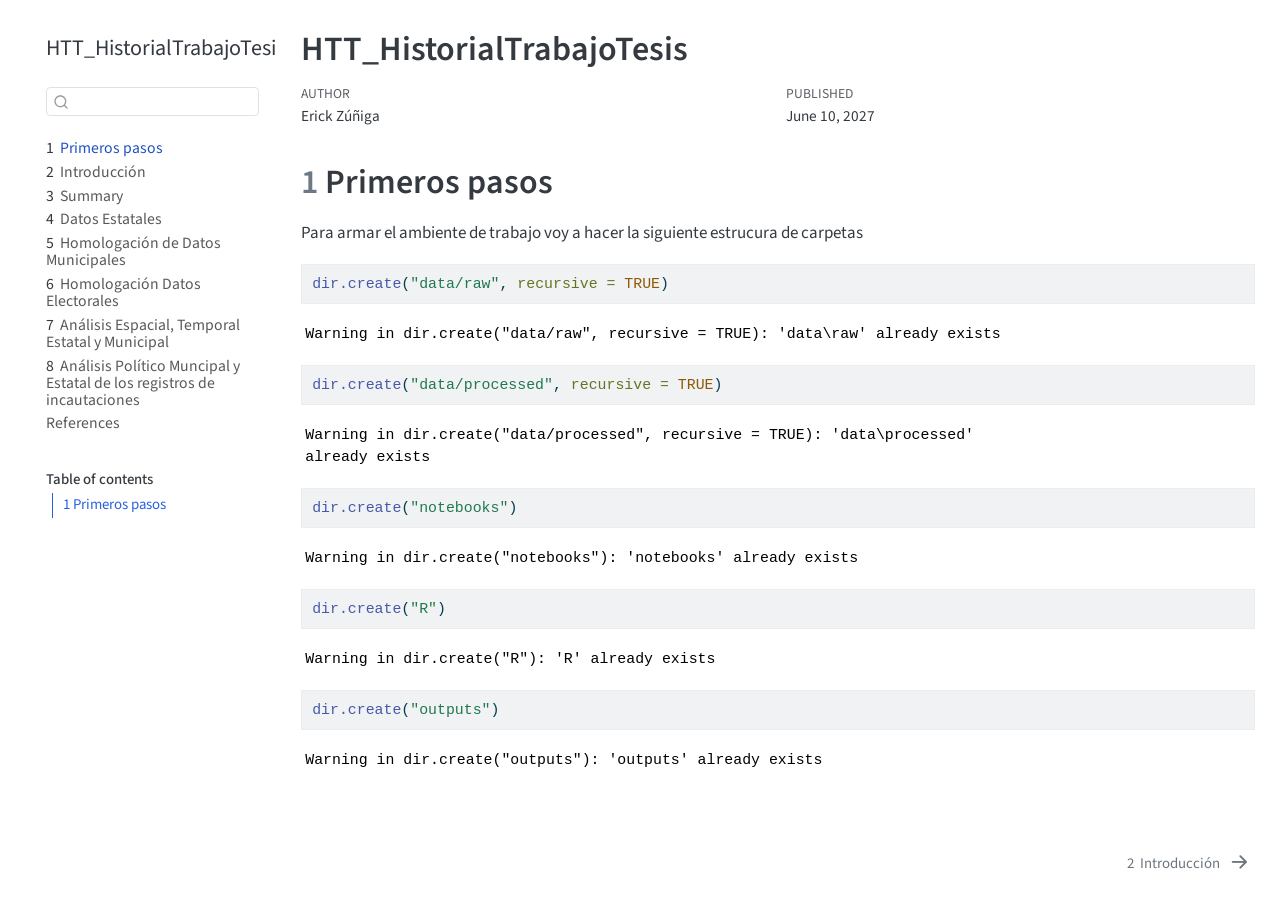
<file: index.html>
<!DOCTYPE html>
<html xmlns="http://www.w3.org/1999/xhtml" lang="en" xml:lang="en"><head>

<meta charset="utf-8">
<meta name="generator" content="quarto-1.9.38">

<meta name="viewport" content="width=device-width, initial-scale=1.0, user-scalable=yes">

<meta name="author" content="Erick Zúñiga">
<meta name="dcterms.date" content="2027-06-10">

<title>HTT_HistorialTrabajoTesis</title>
<style>
/* Default styles provided by pandoc.
** See https://pandoc.org/MANUAL.html#variables-for-html for config info.
*/
code{white-space: pre-wrap;}
span.smallcaps{font-variant: small-caps;}
div.columns{display: flex; gap: min(4vw, 1.5em);}
div.column{flex: auto; overflow-x: auto;}
div.hanging-indent{margin-left: 1.5em; text-indent: -1.5em;}
ul.task-list{list-style: none;}
ul.task-list li input[type="checkbox"] {
  width: 0.8em;
  margin: 0 0.8em 0.2em -1em; /* quarto-specific, see https://github.com/quarto-dev/quarto-cli/issues/4556 */ 
  vertical-align: middle;
}
/* CSS for syntax highlighting */
html { -webkit-text-size-adjust: 100%; }
pre > code.sourceCode { white-space: pre; position: relative; }
pre > code.sourceCode > span { display: inline-block; line-height: 1.25; }
pre > code.sourceCode > span:empty { height: 1.2em; }
.sourceCode { overflow: visible; }
code.sourceCode > span { color: inherit; text-decoration: inherit; }
div.sourceCode { margin: 1em 0; }
pre.sourceCode { margin: 0; }
@media screen {
div.sourceCode { overflow: auto; }
}
@media print {
pre > code.sourceCode { white-space: pre-wrap; }
pre > code.sourceCode > span { text-indent: -5em; padding-left: 5em; }
}
pre.numberSource code
  { counter-reset: source-line 0; }
pre.numberSource code > span
  { position: relative; left: -4em; counter-increment: source-line; }
pre.numberSource code > span > a:first-child::before
  { content: counter(source-line);
    position: relative; left: -1em; text-align: right; vertical-align: baseline;
    border: none; display: inline-block;
    -webkit-touch-callout: none; -webkit-user-select: none;
    -khtml-user-select: none; -moz-user-select: none;
    -ms-user-select: none; user-select: none;
    padding: 0 4px; width: 4em;
  }
pre.numberSource { margin-left: 3em;  padding-left: 4px; }
div.sourceCode
  {   }
@media screen {
pre > code.sourceCode > span > a:first-child::before { text-decoration: underline; }
}
</style>


<script src="site_libs/quarto-nav/quarto-nav.js"></script>
<script src="site_libs/quarto-nav/headroom.min.js"></script>
<script src="site_libs/clipboard/clipboard.min.js"></script>
<script src="site_libs/quarto-search/autocomplete.umd.js"></script>
<script src="site_libs/quarto-search/fuse.min.js"></script>
<script src="site_libs/quarto-search/quarto-search.js"></script>
<meta name="quarto:offset" content="./">
<link href="./intro.html" rel="next">
<script src="site_libs/quarto-html/quarto.js" type="module"></script>
<script src="site_libs/quarto-html/tabsets/tabsets.js" type="module"></script>
<script src="site_libs/quarto-html/popper.min.js"></script>
<script src="site_libs/quarto-html/tippy.umd.min.js"></script>
<script src="site_libs/quarto-html/anchor.min.js"></script>
<link href="site_libs/quarto-html/tippy.css" rel="stylesheet">
<link href="site_libs/quarto-html/quarto-syntax-highlighting-15634bcf2e68342d4ad2dfa704d543f6.css" rel="stylesheet" id="quarto-text-highlighting-styles">
<script src="site_libs/bootstrap/bootstrap.min.js"></script>
<link href="site_libs/bootstrap/bootstrap-icons.css" rel="stylesheet">
<link href="site_libs/bootstrap/bootstrap-7ac15b8a79fe5cd89217131b9707f42c.min.css" rel="stylesheet" append-hash="true" id="quarto-bootstrap" data-mode="light">
<script id="quarto-search-options" type="application/json">{
  "location": "sidebar",
  "copy-button": false,
  "collapse-after": 3,
  "panel-placement": "start",
  "type": "textbox",
  "limit": 50,
  "keyboard-shortcut": [
    "f",
    "/",
    "s"
  ],
  "show-item-context": false,
  "language": {
    "search-no-results-text": "No results",
    "search-matching-documents-text": "matching documents",
    "search-copy-link-title": "Copy link to search",
    "search-hide-matches-text": "Hide additional matches",
    "search-more-match-text": "more match in this document",
    "search-more-matches-text": "more matches in this document",
    "search-clear-button-title": "Clear",
    "search-text-placeholder": "",
    "search-detached-cancel-button-title": "Cancel",
    "search-submit-button-title": "Submit",
    "search-label": "Search"
  }
}</script>


</head>

<body class="nav-sidebar floating quarto-light">

<div id="quarto-search-results"></div>
  <header id="quarto-header" class="headroom fixed-top">
  <nav class="quarto-secondary-nav">
    <div class="container-fluid d-flex">
      <button type="button" class="quarto-btn-toggle btn" data-bs-toggle="collapse" role="button" data-bs-target=".quarto-sidebar-collapse-item" aria-controls="quarto-sidebar" aria-expanded="false" aria-label="Toggle sidebar navigation" onclick="if (window.quartoToggleHeadroom) { window.quartoToggleHeadroom(); }">
        <i class="bi bi-layout-text-sidebar-reverse"></i>
      </button>
        <nav class="quarto-page-breadcrumbs" aria-label="breadcrumb"><ol class="breadcrumb"><li class="breadcrumb-item"><a href="./index.html"><span class="chapter-number">1</span>&nbsp; <span class="chapter-title">Primeros pasos</span></a></li></ol></nav>
        <a class="flex-grow-1" role="navigation" data-bs-toggle="collapse" data-bs-target=".quarto-sidebar-collapse-item" aria-controls="quarto-sidebar" aria-expanded="false" aria-label="Toggle sidebar navigation" onclick="if (window.quartoToggleHeadroom) { window.quartoToggleHeadroom(); }">      
        </a>
      <button type="button" class="btn quarto-search-button" aria-label="Search" onclick="window.quartoOpenSearch();">
        <i class="bi bi-search"></i>
      </button>
    </div>
  </nav>
</header>
<!-- content -->
<div id="quarto-content" class="quarto-container page-columns page-rows-contents page-layout-full">
<!-- sidebar -->
  <nav id="quarto-sidebar" class="sidebar collapse collapse-horizontal quarto-sidebar-collapse-item sidebar-navigation floating overflow-auto">
    <div class="pt-lg-2 mt-2 text-left sidebar-header">
    <div class="sidebar-title mb-0 py-0">
      <a href="./">HTT_HistorialTrabajoTesis</a> 
    </div>
      </div>
        <div class="mt-2 flex-shrink-0 align-items-center">
        <div class="sidebar-search">
        <div id="quarto-search" class="" title="Search"></div>
        </div>
        </div>
    <div class="sidebar-menu-container"> 
    <ul class="list-unstyled mt-1">
        <li class="sidebar-item">
  <div class="sidebar-item-container"> 
  <a href="./index.html" class="sidebar-item-text sidebar-link active">
 <span class="menu-text"><span class="chapter-number">1</span>&nbsp; <span class="chapter-title">Primeros pasos</span></span></a>
  </div>
</li>
        <li class="sidebar-item">
  <div class="sidebar-item-container"> 
  <a href="./intro.html" class="sidebar-item-text sidebar-link">
 <span class="menu-text"><span class="chapter-number">2</span>&nbsp; <span class="chapter-title">Introducción</span></span></a>
  </div>
</li>
        <li class="sidebar-item">
  <div class="sidebar-item-container"> 
  <a href="./summary.html" class="sidebar-item-text sidebar-link">
 <span class="menu-text"><span class="chapter-number">3</span>&nbsp; <span class="chapter-title">Summary</span></span></a>
  </div>
</li>
        <li class="sidebar-item">
  <div class="sidebar-item-container"> 
  <a href="./notebooks/01_Datos_Estatales.html" class="sidebar-item-text sidebar-link">
 <span class="menu-text"><span class="chapter-number">4</span>&nbsp; <span class="chapter-title">Datos Estatales</span></span></a>
  </div>
</li>
        <li class="sidebar-item">
  <div class="sidebar-item-container"> 
  <a href="./notebooks/02_Datos_Municipales.html" class="sidebar-item-text sidebar-link">
 <span class="menu-text"><span class="chapter-number">5</span>&nbsp; <span class="chapter-title">Homologación de Datos Municipales</span></span></a>
  </div>
</li>
        <li class="sidebar-item">
  <div class="sidebar-item-container"> 
  <a href="./notebooks/03_Datos_Elecciones_Estatales_Municipales.html" class="sidebar-item-text sidebar-link">
 <span class="menu-text"><span class="chapter-number">6</span>&nbsp; <span class="chapter-title">Homologación Datos Electorales</span></span></a>
  </div>
</li>
        <li class="sidebar-item">
  <div class="sidebar-item-container"> 
  <a href="./notebooks/04_Analisis_Esp_Temp_Est_Mun.html" class="sidebar-item-text sidebar-link">
 <span class="menu-text"><span class="chapter-number">7</span>&nbsp; <span class="chapter-title">Análisis Espacial, Temporal Estatal y Municipal</span></span></a>
  </div>
</li>
        <li class="sidebar-item">
  <div class="sidebar-item-container"> 
  <a href="./notebooks/05_Analisis_Temp_Politico_Est_Mun.html" class="sidebar-item-text sidebar-link">
 <span class="menu-text"><span class="chapter-number">8</span>&nbsp; <span class="chapter-title">Análisis Político Muncipal y Estatal de los registros de incautaciones</span></span></a>
  </div>
</li>
        <li class="sidebar-item">
  <div class="sidebar-item-container"> 
  <a href="./references.html" class="sidebar-item-text sidebar-link">
 <span class="menu-text">References</span></a>
  </div>
</li>
    </ul>
    </div>
    <nav id="TOC" role="doc-toc" class="toc-active">
    <h2 id="toc-title">Table of contents</h2>
   
  <ul>
  <li><a href="#primeros-pasos" id="toc-primeros-pasos" class="nav-link active" data-scroll-target="#primeros-pasos"><span class="header-section-number">1</span> Primeros pasos</a></li>
  </ul>
</nav>
</nav>
<div id="quarto-sidebar-glass" class="quarto-sidebar-collapse-item" data-bs-toggle="collapse" data-bs-target=".quarto-sidebar-collapse-item"></div>
<!-- margin-sidebar -->
    <div id="quarto-margin-sidebar" class="sidebar margin-sidebar zindex-bottom">
    </div>
<!-- main -->
<main class="content column-page-right" id="quarto-document-content">

<header id="title-block-header" class="quarto-title-block default">
<div class="quarto-title">
<h1 class="title">HTT_HistorialTrabajoTesis</h1>
</div>



<div class="quarto-title-meta column-page-right">

    <div>
    <div class="quarto-title-meta-heading">Author</div>
    <div class="quarto-title-meta-contents">
             <p>Erick Zúñiga </p>
          </div>
  </div>
    
    <div>
    <div class="quarto-title-meta-heading">Published</div>
    <div class="quarto-title-meta-contents">
      <p class="date">June 10, 2027</p>
    </div>
  </div>
  
    
  </div>
  


</header>


<section id="primeros-pasos" class="level1" data-number="1">
<h1 data-number="1"><span class="header-section-number">1</span> Primeros pasos</h1>
<p>Para armar el ambiente de trabajo voy a hacer la siguiente estrucura de carpetas</p>
<div class="cell">
<div class="code-copy-outer-scaffold"><div class="sourceCode cell-code" id="cb1"><pre class="sourceCode r code-with-copy"><code class="sourceCode r"><span id="cb1-1"><a href="#cb1-1" aria-hidden="true" tabindex="-1"></a><span class="fu">dir.create</span>(<span class="st">"data/raw"</span>, <span class="at">recursive =</span> <span class="cn">TRUE</span>)</span></code></pre></div><button title="Copy to Clipboard" class="code-copy-button"><i class="bi"></i></button></div>
<div class="cell-output cell-output-stderr">
<pre><code>Warning in dir.create("data/raw", recursive = TRUE): 'data\raw' already exists</code></pre>
</div>
<div class="code-copy-outer-scaffold"><div class="sourceCode cell-code" id="cb3"><pre class="sourceCode r code-with-copy"><code class="sourceCode r"><span id="cb3-1"><a href="#cb3-1" aria-hidden="true" tabindex="-1"></a><span class="fu">dir.create</span>(<span class="st">"data/processed"</span>, <span class="at">recursive =</span> <span class="cn">TRUE</span>)</span></code></pre></div><button title="Copy to Clipboard" class="code-copy-button"><i class="bi"></i></button></div>
<div class="cell-output cell-output-stderr">
<pre><code>Warning in dir.create("data/processed", recursive = TRUE): 'data\processed'
already exists</code></pre>
</div>
<div class="code-copy-outer-scaffold"><div class="sourceCode cell-code" id="cb5"><pre class="sourceCode r code-with-copy"><code class="sourceCode r"><span id="cb5-1"><a href="#cb5-1" aria-hidden="true" tabindex="-1"></a><span class="fu">dir.create</span>(<span class="st">"notebooks"</span>)</span></code></pre></div><button title="Copy to Clipboard" class="code-copy-button"><i class="bi"></i></button></div>
<div class="cell-output cell-output-stderr">
<pre><code>Warning in dir.create("notebooks"): 'notebooks' already exists</code></pre>
</div>
<div class="code-copy-outer-scaffold"><div class="sourceCode cell-code" id="cb7"><pre class="sourceCode r code-with-copy"><code class="sourceCode r"><span id="cb7-1"><a href="#cb7-1" aria-hidden="true" tabindex="-1"></a><span class="fu">dir.create</span>(<span class="st">"R"</span>)</span></code></pre></div><button title="Copy to Clipboard" class="code-copy-button"><i class="bi"></i></button></div>
<div class="cell-output cell-output-stderr">
<pre><code>Warning in dir.create("R"): 'R' already exists</code></pre>
</div>
<div class="code-copy-outer-scaffold"><div class="sourceCode cell-code" id="cb9"><pre class="sourceCode r code-with-copy"><code class="sourceCode r"><span id="cb9-1"><a href="#cb9-1" aria-hidden="true" tabindex="-1"></a><span class="fu">dir.create</span>(<span class="st">"outputs"</span>)</span></code></pre></div><button title="Copy to Clipboard" class="code-copy-button"><i class="bi"></i></button></div>
<div class="cell-output cell-output-stderr">
<pre><code>Warning in dir.create("outputs"): 'outputs' already exists</code></pre>
</div>
</div>


</section>

</main> <!-- /main -->
<script id="quarto-html-after-body" type="application/javascript">
  window.document.addEventListener("DOMContentLoaded", function (event) {
    const icon = "";
    const anchorJS = new window.AnchorJS();
    anchorJS.options = {
      placement: 'right',
      icon: icon
    };
    anchorJS.add('.anchored');
    const isCodeAnnotation = (el) => {
      for (const clz of el.classList) {
        if (clz.startsWith('code-annotation-')) {                     
          return true;
        }
      }
      return false;
    }
    const onCopySuccess = function(e) {
      // button target
      const button = e.trigger;
      // don't keep focus
      button.blur();
      // flash "checked"
      button.classList.add('code-copy-button-checked');
      var currentTitle = button.getAttribute("title");
      button.setAttribute("title", "Copied!");
      let tooltip;
      if (window.bootstrap) {
        button.setAttribute("data-bs-toggle", "tooltip");
        button.setAttribute("data-bs-placement", "left");
        button.setAttribute("data-bs-title", "Copied!");
        tooltip = new bootstrap.Tooltip(button, 
          { trigger: "manual", 
            customClass: "code-copy-button-tooltip",
            offset: [0, -8]});
        tooltip.show();    
      }
      setTimeout(function() {
        if (tooltip) {
          tooltip.hide();
          button.removeAttribute("data-bs-title");
          button.removeAttribute("data-bs-toggle");
          button.removeAttribute("data-bs-placement");
        }
        button.setAttribute("title", currentTitle);
        button.classList.remove('code-copy-button-checked');
      }, 1000);
      // clear code selection
      e.clearSelection();
    }
    const getTextToCopy = function(trigger) {
      const outerScaffold = trigger.parentElement.cloneNode(true);
      const codeEl = outerScaffold.querySelector('code');
      for (const childEl of codeEl.children) {
        if (isCodeAnnotation(childEl)) {
          childEl.remove();
        }
      }
      return codeEl.innerText;
    }
    const clipboard = new window.ClipboardJS('.code-copy-button:not([data-in-quarto-modal])', {
      text: getTextToCopy
    });
    clipboard.on('success', onCopySuccess);
    if (window.document.getElementById('quarto-embedded-source-code-modal')) {
      const clipboardModal = new window.ClipboardJS('.code-copy-button[data-in-quarto-modal]', {
        text: getTextToCopy,
        container: window.document.getElementById('quarto-embedded-source-code-modal')
      });
      clipboardModal.on('success', onCopySuccess);
    }
      var localhostRegex = new RegExp(/^(?:http|https):\/\/localhost\:?[0-9]*\//);
      var mailtoRegex = new RegExp(/^mailto:/);
        var filterRegex = new RegExp('/' + window.location.host + '/');
      var isInternal = (href) => {
          return filterRegex.test(href) || localhostRegex.test(href) || mailtoRegex.test(href);
      }
      // Inspect non-navigation links and adorn them if external
     var links = window.document.querySelectorAll('a[href]:not(.nav-link):not(.navbar-brand):not(.toc-action):not(.sidebar-link):not(.sidebar-item-toggle):not(.pagination-link):not(.no-external):not([aria-hidden]):not(.dropdown-item):not(.quarto-navigation-tool):not(.about-link)');
      for (var i=0; i<links.length; i++) {
        const link = links[i];
        if (!isInternal(link.href)) {
          // undo the damage that might have been done by quarto-nav.js in the case of
          // links that we want to consider external
          if (link.dataset.originalHref !== undefined) {
            link.href = link.dataset.originalHref;
          }
        }
      }
    function tippyHover(el, contentFn, onTriggerFn, onUntriggerFn) {
      const config = {
        allowHTML: true,
        maxWidth: 500,
        delay: 100,
        arrow: false,
        appendTo: function(el) {
            return el.parentElement;
        },
        interactive: true,
        interactiveBorder: 10,
        theme: 'quarto',
        placement: 'bottom-start',
      };
      if (contentFn) {
        config.content = contentFn;
      }
      if (onTriggerFn) {
        config.onTrigger = onTriggerFn;
      }
      if (onUntriggerFn) {
        config.onUntrigger = onUntriggerFn;
      }
      window.tippy(el, config); 
    }
    const noterefs = window.document.querySelectorAll('a[role="doc-noteref"]');
    for (var i=0; i<noterefs.length; i++) {
      const ref = noterefs[i];
      tippyHover(ref, function() {
        // use id or data attribute instead here
        let href = ref.getAttribute('data-footnote-href') || ref.getAttribute('href');
        try { href = new URL(href).hash; } catch {}
        const id = href.replace(/^#\/?/, "");
        const note = window.document.getElementById(id);
        if (note) {
          return note.innerHTML;
        } else {
          return "";
        }
      });
    }
    const xrefs = window.document.querySelectorAll('a.quarto-xref');
    const processXRef = (id, note) => {
      // Strip column container classes
      const stripColumnClz = (el) => {
        el.classList.remove("page-full", "page-columns");
        if (el.children) {
          for (const child of el.children) {
            stripColumnClz(child);
          }
        }
      }
      stripColumnClz(note)
      if (id === null || id.startsWith('sec-')) {
        // Special case sections, only their first couple elements
        const container = document.createElement("div");
        if (note.children && note.children.length > 2) {
          container.appendChild(note.children[0].cloneNode(true));
          for (let i = 1; i < note.children.length; i++) {
            const child = note.children[i];
            if (child.tagName === "P" && child.innerText === "") {
              continue;
            } else {
              container.appendChild(child.cloneNode(true));
              break;
            }
          }
          if (window.Quarto?.typesetMath) {
            window.Quarto.typesetMath(container);
          }
          return container.innerHTML
        } else {
          if (window.Quarto?.typesetMath) {
            window.Quarto.typesetMath(note);
          }
          return note.innerHTML;
        }
      } else {
        // Remove any anchor links if they are present
        const anchorLink = note.querySelector('a.anchorjs-link');
        if (anchorLink) {
          anchorLink.remove();
        }
        if (window.Quarto?.typesetMath) {
          window.Quarto.typesetMath(note);
        }
        if (note.classList.contains("callout")) {
          return note.outerHTML;
        } else {
          return note.innerHTML;
        }
      }
    }
    for (var i=0; i<xrefs.length; i++) {
      const xref = xrefs[i];
      tippyHover(xref, undefined, function(instance) {
        instance.disable();
        let url = xref.getAttribute('href');
        let hash = undefined; 
        if (url.startsWith('#')) {
          hash = url;
        } else {
          try { hash = new URL(url).hash; } catch {}
        }
        if (hash) {
          const id = hash.replace(/^#\/?/, "");
          const note = window.document.getElementById(id);
          if (note !== null) {
            try {
              const html = processXRef(id, note.cloneNode(true));
              instance.setContent(html);
            } finally {
              instance.enable();
              instance.show();
            }
          } else {
            // See if we can fetch this
            fetch(url.split('#')[0])
            .then(res => res.text())
            .then(html => {
              const parser = new DOMParser();
              const htmlDoc = parser.parseFromString(html, "text/html");
              const note = htmlDoc.getElementById(id);
              if (note !== null) {
                const html = processXRef(id, note);
                instance.setContent(html);
              } 
            }).finally(() => {
              instance.enable();
              instance.show();
            });
          }
        } else {
          // See if we can fetch a full url (with no hash to target)
          // This is a special case and we should probably do some content thinning / targeting
          fetch(url)
          .then(res => res.text())
          .then(html => {
            const parser = new DOMParser();
            const htmlDoc = parser.parseFromString(html, "text/html");
            const note = htmlDoc.querySelector('main.content');
            if (note !== null) {
              // This should only happen for chapter cross references
              // (since there is no id in the URL)
              // remove the first header
              if (note.children.length > 0 && note.children[0].tagName === "HEADER") {
                note.children[0].remove();
              }
              const html = processXRef(null, note);
              instance.setContent(html);
            } 
          }).finally(() => {
            instance.enable();
            instance.show();
          });
        }
      }, function(instance) {
      });
    }
        let selectedAnnoteEl;
        const selectorForAnnotation = ( cell, annotation) => {
          let cellAttr = 'data-code-cell="' + cell + '"';
          let lineAttr = 'data-code-annotation="' +  annotation + '"';
          const selector = 'span[' + cellAttr + '][' + lineAttr + ']';
          return selector;
        }
        const selectCodeLines = (annoteEl) => {
          const doc = window.document;
          const targetCell = annoteEl.getAttribute("data-target-cell");
          const targetAnnotation = annoteEl.getAttribute("data-target-annotation");
          const annoteSpan = window.document.querySelector(selectorForAnnotation(targetCell, targetAnnotation));
          const lines = annoteSpan.getAttribute("data-code-lines").split(",");
          const lineIds = lines.map((line) => {
            return targetCell + "-" + line;
          })
          let top = null;
          let height = null;
          let parent = null;
          if (lineIds.length > 0) {
              //compute the position of the single el (top and bottom and make a div)
              const el = window.document.getElementById(lineIds[0]);
              top = el.offsetTop;
              height = el.offsetHeight;
              parent = el.parentElement.parentElement;
            if (lineIds.length > 1) {
              const lastEl = window.document.getElementById(lineIds[lineIds.length - 1]);
              const bottom = lastEl.offsetTop + lastEl.offsetHeight;
              height = bottom - top;
            }
            if (top !== null && height !== null && parent !== null) {
              // cook up a div (if necessary) and position it 
              let div = window.document.getElementById("code-annotation-line-highlight");
              if (div === null) {
                div = window.document.createElement("div");
                div.setAttribute("id", "code-annotation-line-highlight");
                div.style.position = 'absolute';
                parent.appendChild(div);
              }
              div.style.top = top - 2 + "px";
              div.style.height = height + 4 + "px";
              div.style.left = 0;
              let gutterDiv = window.document.getElementById("code-annotation-line-highlight-gutter");
              if (gutterDiv === null) {
                gutterDiv = window.document.createElement("div");
                gutterDiv.setAttribute("id", "code-annotation-line-highlight-gutter");
                gutterDiv.style.position = 'absolute';
                const codeCell = window.document.getElementById(targetCell);
                const gutter = codeCell.querySelector('.code-annotation-gutter');
                gutter.appendChild(gutterDiv);
              }
              gutterDiv.style.top = top - 2 + "px";
              gutterDiv.style.height = height + 4 + "px";
            }
            selectedAnnoteEl = annoteEl;
          }
        };
        const unselectCodeLines = () => {
          const elementsIds = ["code-annotation-line-highlight", "code-annotation-line-highlight-gutter"];
          elementsIds.forEach((elId) => {
            const div = window.document.getElementById(elId);
            if (div) {
              div.remove();
            }
          });
          selectedAnnoteEl = undefined;
        };
          // Handle positioning of the toggle
      window.addEventListener(
        "resize",
        throttle(() => {
          elRect = undefined;
          if (selectedAnnoteEl) {
            selectCodeLines(selectedAnnoteEl);
          }
        }, 10)
      );
      function throttle(fn, ms) {
      let throttle = false;
      let timer;
        return (...args) => {
          if(!throttle) { // first call gets through
              fn.apply(this, args);
              throttle = true;
          } else { // all the others get throttled
              if(timer) clearTimeout(timer); // cancel #2
              timer = setTimeout(() => {
                fn.apply(this, args);
                timer = throttle = false;
              }, ms);
          }
        };
      }
        // Attach click handler to the DT
        const annoteDls = window.document.querySelectorAll('dt[data-target-cell]');
        for (const annoteDlNode of annoteDls) {
          annoteDlNode.addEventListener('click', (event) => {
            const clickedEl = event.target;
            if (clickedEl !== selectedAnnoteEl) {
              unselectCodeLines();
              const activeEl = window.document.querySelector('dt[data-target-cell].code-annotation-active');
              if (activeEl) {
                activeEl.classList.remove('code-annotation-active');
              }
              selectCodeLines(clickedEl);
              clickedEl.classList.add('code-annotation-active');
            } else {
              // Unselect the line
              unselectCodeLines();
              clickedEl.classList.remove('code-annotation-active');
            }
          });
        }
    const findCites = (el) => {
      const parentEl = el.parentElement;
      if (parentEl) {
        const cites = parentEl.dataset.cites;
        if (cites) {
          return {
            el,
            cites: cites.split(' ')
          };
        } else {
          return findCites(el.parentElement)
        }
      } else {
        return undefined;
      }
    };
    var bibliorefs = window.document.querySelectorAll('a[role="doc-biblioref"]');
    for (var i=0; i<bibliorefs.length; i++) {
      const ref = bibliorefs[i];
      const citeInfo = findCites(ref);
      if (citeInfo) {
        tippyHover(citeInfo.el, function() {
          var popup = window.document.createElement('div');
          citeInfo.cites.forEach(function(cite) {
            var citeDiv = window.document.createElement('div');
            citeDiv.classList.add('hanging-indent');
            citeDiv.classList.add('csl-entry');
            var biblioDiv = window.document.getElementById('ref-' + cite);
            if (biblioDiv) {
              citeDiv.innerHTML = biblioDiv.innerHTML;
            }
            popup.appendChild(citeDiv);
          });
          return popup.innerHTML;
        });
      }
    }
  });
  </script>
<nav class="page-navigation column-page-right">
  <div class="nav-page nav-page-previous">
  </div>
  <div class="nav-page nav-page-next">
      <a href="./intro.html" class="pagination-link" aria-label="Introducción">
        <span class="nav-page-text"><span class="chapter-number">2</span>&nbsp; <span class="chapter-title">Introducción</span></span> <i class="bi bi-arrow-right-short"></i>
      </a>
  </div>
</nav>
</div> <!-- /content -->




</body></html>
</file>
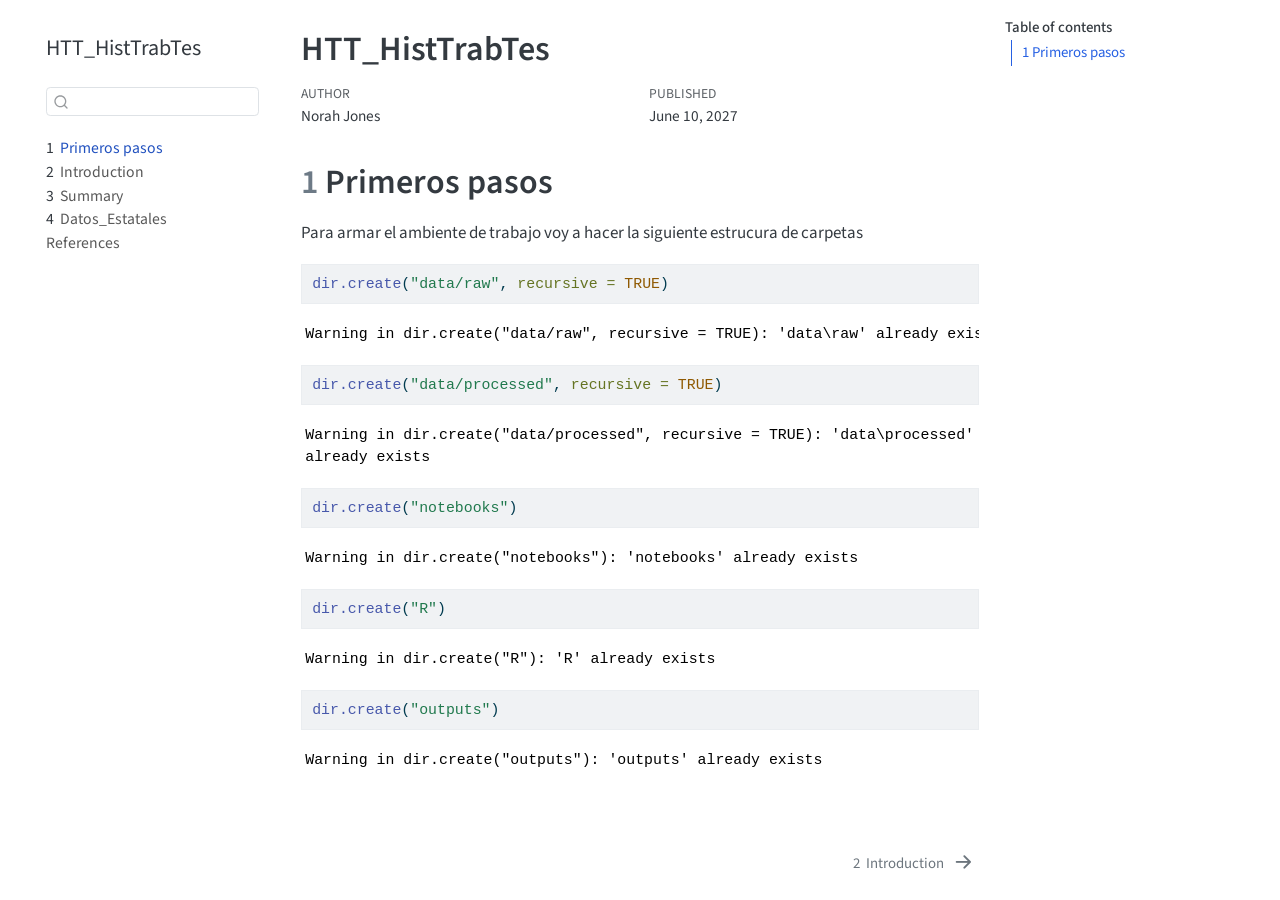
<file: _book/index.html>
<!DOCTYPE html>
<html xmlns="http://www.w3.org/1999/xhtml" lang="en" xml:lang="en"><head>

<meta charset="utf-8">
<meta name="generator" content="quarto-1.9.38">

<meta name="viewport" content="width=device-width, initial-scale=1.0, user-scalable=yes">

<meta name="author" content="Norah Jones">
<meta name="dcterms.date" content="2027-06-10">

<title>HTT_HistTrabTes</title>
<style>
/* Default styles provided by pandoc.
** See https://pandoc.org/MANUAL.html#variables-for-html for config info.
*/
code{white-space: pre-wrap;}
span.smallcaps{font-variant: small-caps;}
div.columns{display: flex; gap: min(4vw, 1.5em);}
div.column{flex: auto; overflow-x: auto;}
div.hanging-indent{margin-left: 1.5em; text-indent: -1.5em;}
ul.task-list{list-style: none;}
ul.task-list li input[type="checkbox"] {
  width: 0.8em;
  margin: 0 0.8em 0.2em -1em; /* quarto-specific, see https://github.com/quarto-dev/quarto-cli/issues/4556 */ 
  vertical-align: middle;
}
/* CSS for syntax highlighting */
html { -webkit-text-size-adjust: 100%; }
pre > code.sourceCode { white-space: pre; position: relative; }
pre > code.sourceCode > span { display: inline-block; line-height: 1.25; }
pre > code.sourceCode > span:empty { height: 1.2em; }
.sourceCode { overflow: visible; }
code.sourceCode > span { color: inherit; text-decoration: inherit; }
div.sourceCode { margin: 1em 0; }
pre.sourceCode { margin: 0; }
@media screen {
div.sourceCode { overflow: auto; }
}
@media print {
pre > code.sourceCode { white-space: pre-wrap; }
pre > code.sourceCode > span { text-indent: -5em; padding-left: 5em; }
}
pre.numberSource code
  { counter-reset: source-line 0; }
pre.numberSource code > span
  { position: relative; left: -4em; counter-increment: source-line; }
pre.numberSource code > span > a:first-child::before
  { content: counter(source-line);
    position: relative; left: -1em; text-align: right; vertical-align: baseline;
    border: none; display: inline-block;
    -webkit-touch-callout: none; -webkit-user-select: none;
    -khtml-user-select: none; -moz-user-select: none;
    -ms-user-select: none; user-select: none;
    padding: 0 4px; width: 4em;
  }
pre.numberSource { margin-left: 3em;  padding-left: 4px; }
div.sourceCode
  {   }
@media screen {
pre > code.sourceCode > span > a:first-child::before { text-decoration: underline; }
}
</style>


<script src="site_libs/quarto-nav/quarto-nav.js"></script>
<script src="site_libs/quarto-nav/headroom.min.js"></script>
<script src="site_libs/clipboard/clipboard.min.js"></script>
<script src="site_libs/quarto-search/autocomplete.umd.js"></script>
<script src="site_libs/quarto-search/fuse.min.js"></script>
<script src="site_libs/quarto-search/quarto-search.js"></script>
<meta name="quarto:offset" content="./">
<link href="./intro.html" rel="next">
<script src="site_libs/quarto-html/quarto.js" type="module"></script>
<script src="site_libs/quarto-html/tabsets/tabsets.js" type="module"></script>
<script src="site_libs/quarto-html/popper.min.js"></script>
<script src="site_libs/quarto-html/tippy.umd.min.js"></script>
<script src="site_libs/quarto-html/anchor.min.js"></script>
<link href="site_libs/quarto-html/tippy.css" rel="stylesheet">
<link href="site_libs/quarto-html/quarto-syntax-highlighting-15634bcf2e68342d4ad2dfa704d543f6.css" rel="stylesheet" id="quarto-text-highlighting-styles">
<script src="site_libs/bootstrap/bootstrap.min.js"></script>
<link href="site_libs/bootstrap/bootstrap-icons.css" rel="stylesheet">
<link href="site_libs/bootstrap/bootstrap-9e3e5b9121e68b3f077afb32f2c64d95.min.css" rel="stylesheet" append-hash="true" id="quarto-bootstrap" data-mode="light">
<script id="quarto-search-options" type="application/json">{
  "location": "sidebar",
  "copy-button": false,
  "collapse-after": 3,
  "panel-placement": "start",
  "type": "textbox",
  "limit": 50,
  "keyboard-shortcut": [
    "f",
    "/",
    "s"
  ],
  "show-item-context": false,
  "language": {
    "search-no-results-text": "No results",
    "search-matching-documents-text": "matching documents",
    "search-copy-link-title": "Copy link to search",
    "search-hide-matches-text": "Hide additional matches",
    "search-more-match-text": "more match in this document",
    "search-more-matches-text": "more matches in this document",
    "search-clear-button-title": "Clear",
    "search-text-placeholder": "",
    "search-detached-cancel-button-title": "Cancel",
    "search-submit-button-title": "Submit",
    "search-label": "Search"
  }
}</script>


</head>

<body class="nav-sidebar floating quarto-light">

<div id="quarto-search-results"></div>
  <header id="quarto-header" class="headroom fixed-top">
  <nav class="quarto-secondary-nav">
    <div class="container-fluid d-flex">
      <button type="button" class="quarto-btn-toggle btn" data-bs-toggle="collapse" role="button" data-bs-target=".quarto-sidebar-collapse-item" aria-controls="quarto-sidebar" aria-expanded="false" aria-label="Toggle sidebar navigation" onclick="if (window.quartoToggleHeadroom) { window.quartoToggleHeadroom(); }">
        <i class="bi bi-layout-text-sidebar-reverse"></i>
      </button>
        <nav class="quarto-page-breadcrumbs" aria-label="breadcrumb"><ol class="breadcrumb"><li class="breadcrumb-item"><a href="./index.html"><span class="chapter-number">1</span>&nbsp; <span class="chapter-title">Primeros pasos</span></a></li></ol></nav>
        <a class="flex-grow-1" role="navigation" data-bs-toggle="collapse" data-bs-target=".quarto-sidebar-collapse-item" aria-controls="quarto-sidebar" aria-expanded="false" aria-label="Toggle sidebar navigation" onclick="if (window.quartoToggleHeadroom) { window.quartoToggleHeadroom(); }">      
        </a>
      <button type="button" class="btn quarto-search-button" aria-label="Search" onclick="window.quartoOpenSearch();">
        <i class="bi bi-search"></i>
      </button>
    </div>
  </nav>
</header>
<!-- content -->
<div id="quarto-content" class="quarto-container page-columns page-rows-contents page-layout-article">
<!-- sidebar -->
  <nav id="quarto-sidebar" class="sidebar collapse collapse-horizontal quarto-sidebar-collapse-item sidebar-navigation floating overflow-auto">
    <div class="pt-lg-2 mt-2 text-left sidebar-header">
    <div class="sidebar-title mb-0 py-0">
      <a href="./">HTT_HistTrabTes</a> 
    </div>
      </div>
        <div class="mt-2 flex-shrink-0 align-items-center">
        <div class="sidebar-search">
        <div id="quarto-search" class="" title="Search"></div>
        </div>
        </div>
    <div class="sidebar-menu-container"> 
    <ul class="list-unstyled mt-1">
        <li class="sidebar-item">
  <div class="sidebar-item-container"> 
  <a href="./index.html" class="sidebar-item-text sidebar-link active">
 <span class="menu-text"><span class="chapter-number">1</span>&nbsp; <span class="chapter-title">Primeros pasos</span></span></a>
  </div>
</li>
        <li class="sidebar-item">
  <div class="sidebar-item-container"> 
  <a href="./intro.html" class="sidebar-item-text sidebar-link">
 <span class="menu-text"><span class="chapter-number">2</span>&nbsp; <span class="chapter-title">Introduction</span></span></a>
  </div>
</li>
        <li class="sidebar-item">
  <div class="sidebar-item-container"> 
  <a href="./summary.html" class="sidebar-item-text sidebar-link">
 <span class="menu-text"><span class="chapter-number">3</span>&nbsp; <span class="chapter-title">Summary</span></span></a>
  </div>
</li>
        <li class="sidebar-item">
  <div class="sidebar-item-container"> 
  <a href="./notebooks/01_Datos.html" class="sidebar-item-text sidebar-link">
 <span class="menu-text"><span class="chapter-number">4</span>&nbsp; <span class="chapter-title">Datos_Estatales</span></span></a>
  </div>
</li>
        <li class="sidebar-item">
  <div class="sidebar-item-container"> 
  <a href="./references.html" class="sidebar-item-text sidebar-link">
 <span class="menu-text">References</span></a>
  </div>
</li>
    </ul>
    </div>
</nav>
<div id="quarto-sidebar-glass" class="quarto-sidebar-collapse-item" data-bs-toggle="collapse" data-bs-target=".quarto-sidebar-collapse-item"></div>
<!-- margin-sidebar -->
    <div id="quarto-margin-sidebar" class="sidebar margin-sidebar">
        <nav id="TOC" role="doc-toc" class="toc-active">
    <h2 id="toc-title">Table of contents</h2>
   
  <ul>
  <li><a href="#primeros-pasos" id="toc-primeros-pasos" class="nav-link active" data-scroll-target="#primeros-pasos"><span class="header-section-number">1</span> Primeros pasos</a></li>
  </ul>
</nav>
    </div>
<!-- main -->
<main class="content" id="quarto-document-content">

<header id="title-block-header" class="quarto-title-block default">
<div class="quarto-title">
<h1 class="title">HTT_HistTrabTes</h1>
</div>



<div class="quarto-title-meta">

    <div>
    <div class="quarto-title-meta-heading">Author</div>
    <div class="quarto-title-meta-contents">
             <p>Norah Jones </p>
          </div>
  </div>
    
    <div>
    <div class="quarto-title-meta-heading">Published</div>
    <div class="quarto-title-meta-contents">
      <p class="date">June 10, 2027</p>
    </div>
  </div>
  
    
  </div>
  


</header>


<section id="primeros-pasos" class="level1" data-number="1">
<h1 data-number="1"><span class="header-section-number">1</span> Primeros pasos</h1>
<p>Para armar el ambiente de trabajo voy a hacer la siguiente estrucura de carpetas</p>
<div class="cell">
<div class="code-copy-outer-scaffold"><div class="sourceCode cell-code" id="cb1"><pre class="sourceCode r code-with-copy"><code class="sourceCode r"><span id="cb1-1"><a href="#cb1-1" aria-hidden="true" tabindex="-1"></a><span class="fu">dir.create</span>(<span class="st">"data/raw"</span>, <span class="at">recursive =</span> <span class="cn">TRUE</span>)</span></code></pre></div><button title="Copy to Clipboard" class="code-copy-button"><i class="bi"></i></button></div>
<div class="cell-output cell-output-stderr">
<pre><code>Warning in dir.create("data/raw", recursive = TRUE): 'data\raw' already exists</code></pre>
</div>
<div class="code-copy-outer-scaffold"><div class="sourceCode cell-code" id="cb3"><pre class="sourceCode r code-with-copy"><code class="sourceCode r"><span id="cb3-1"><a href="#cb3-1" aria-hidden="true" tabindex="-1"></a><span class="fu">dir.create</span>(<span class="st">"data/processed"</span>, <span class="at">recursive =</span> <span class="cn">TRUE</span>)</span></code></pre></div><button title="Copy to Clipboard" class="code-copy-button"><i class="bi"></i></button></div>
<div class="cell-output cell-output-stderr">
<pre><code>Warning in dir.create("data/processed", recursive = TRUE): 'data\processed'
already exists</code></pre>
</div>
<div class="code-copy-outer-scaffold"><div class="sourceCode cell-code" id="cb5"><pre class="sourceCode r code-with-copy"><code class="sourceCode r"><span id="cb5-1"><a href="#cb5-1" aria-hidden="true" tabindex="-1"></a><span class="fu">dir.create</span>(<span class="st">"notebooks"</span>)</span></code></pre></div><button title="Copy to Clipboard" class="code-copy-button"><i class="bi"></i></button></div>
<div class="cell-output cell-output-stderr">
<pre><code>Warning in dir.create("notebooks"): 'notebooks' already exists</code></pre>
</div>
<div class="code-copy-outer-scaffold"><div class="sourceCode cell-code" id="cb7"><pre class="sourceCode r code-with-copy"><code class="sourceCode r"><span id="cb7-1"><a href="#cb7-1" aria-hidden="true" tabindex="-1"></a><span class="fu">dir.create</span>(<span class="st">"R"</span>)</span></code></pre></div><button title="Copy to Clipboard" class="code-copy-button"><i class="bi"></i></button></div>
<div class="cell-output cell-output-stderr">
<pre><code>Warning in dir.create("R"): 'R' already exists</code></pre>
</div>
<div class="code-copy-outer-scaffold"><div class="sourceCode cell-code" id="cb9"><pre class="sourceCode r code-with-copy"><code class="sourceCode r"><span id="cb9-1"><a href="#cb9-1" aria-hidden="true" tabindex="-1"></a><span class="fu">dir.create</span>(<span class="st">"outputs"</span>)</span></code></pre></div><button title="Copy to Clipboard" class="code-copy-button"><i class="bi"></i></button></div>
<div class="cell-output cell-output-stderr">
<pre><code>Warning in dir.create("outputs"): 'outputs' already exists</code></pre>
</div>
</div>


</section>

</main> <!-- /main -->
<script id="quarto-html-after-body" type="application/javascript">
  window.document.addEventListener("DOMContentLoaded", function (event) {
    const icon = "";
    const anchorJS = new window.AnchorJS();
    anchorJS.options = {
      placement: 'right',
      icon: icon
    };
    anchorJS.add('.anchored');
    const isCodeAnnotation = (el) => {
      for (const clz of el.classList) {
        if (clz.startsWith('code-annotation-')) {                     
          return true;
        }
      }
      return false;
    }
    const onCopySuccess = function(e) {
      // button target
      const button = e.trigger;
      // don't keep focus
      button.blur();
      // flash "checked"
      button.classList.add('code-copy-button-checked');
      var currentTitle = button.getAttribute("title");
      button.setAttribute("title", "Copied!");
      let tooltip;
      if (window.bootstrap) {
        button.setAttribute("data-bs-toggle", "tooltip");
        button.setAttribute("data-bs-placement", "left");
        button.setAttribute("data-bs-title", "Copied!");
        tooltip = new bootstrap.Tooltip(button, 
          { trigger: "manual", 
            customClass: "code-copy-button-tooltip",
            offset: [0, -8]});
        tooltip.show();    
      }
      setTimeout(function() {
        if (tooltip) {
          tooltip.hide();
          button.removeAttribute("data-bs-title");
          button.removeAttribute("data-bs-toggle");
          button.removeAttribute("data-bs-placement");
        }
        button.setAttribute("title", currentTitle);
        button.classList.remove('code-copy-button-checked');
      }, 1000);
      // clear code selection
      e.clearSelection();
    }
    const getTextToCopy = function(trigger) {
      const outerScaffold = trigger.parentElement.cloneNode(true);
      const codeEl = outerScaffold.querySelector('code');
      for (const childEl of codeEl.children) {
        if (isCodeAnnotation(childEl)) {
          childEl.remove();
        }
      }
      return codeEl.innerText;
    }
    const clipboard = new window.ClipboardJS('.code-copy-button:not([data-in-quarto-modal])', {
      text: getTextToCopy
    });
    clipboard.on('success', onCopySuccess);
    if (window.document.getElementById('quarto-embedded-source-code-modal')) {
      const clipboardModal = new window.ClipboardJS('.code-copy-button[data-in-quarto-modal]', {
        text: getTextToCopy,
        container: window.document.getElementById('quarto-embedded-source-code-modal')
      });
      clipboardModal.on('success', onCopySuccess);
    }
      var localhostRegex = new RegExp(/^(?:http|https):\/\/localhost\:?[0-9]*\//);
      var mailtoRegex = new RegExp(/^mailto:/);
        var filterRegex = new RegExp('/' + window.location.host + '/');
      var isInternal = (href) => {
          return filterRegex.test(href) || localhostRegex.test(href) || mailtoRegex.test(href);
      }
      // Inspect non-navigation links and adorn them if external
     var links = window.document.querySelectorAll('a[href]:not(.nav-link):not(.navbar-brand):not(.toc-action):not(.sidebar-link):not(.sidebar-item-toggle):not(.pagination-link):not(.no-external):not([aria-hidden]):not(.dropdown-item):not(.quarto-navigation-tool):not(.about-link)');
      for (var i=0; i<links.length; i++) {
        const link = links[i];
        if (!isInternal(link.href)) {
          // undo the damage that might have been done by quarto-nav.js in the case of
          // links that we want to consider external
          if (link.dataset.originalHref !== undefined) {
            link.href = link.dataset.originalHref;
          }
        }
      }
    function tippyHover(el, contentFn, onTriggerFn, onUntriggerFn) {
      const config = {
        allowHTML: true,
        maxWidth: 500,
        delay: 100,
        arrow: false,
        appendTo: function(el) {
            return el.parentElement;
        },
        interactive: true,
        interactiveBorder: 10,
        theme: 'quarto',
        placement: 'bottom-start',
      };
      if (contentFn) {
        config.content = contentFn;
      }
      if (onTriggerFn) {
        config.onTrigger = onTriggerFn;
      }
      if (onUntriggerFn) {
        config.onUntrigger = onUntriggerFn;
      }
      window.tippy(el, config); 
    }
    const noterefs = window.document.querySelectorAll('a[role="doc-noteref"]');
    for (var i=0; i<noterefs.length; i++) {
      const ref = noterefs[i];
      tippyHover(ref, function() {
        // use id or data attribute instead here
        let href = ref.getAttribute('data-footnote-href') || ref.getAttribute('href');
        try { href = new URL(href).hash; } catch {}
        const id = href.replace(/^#\/?/, "");
        const note = window.document.getElementById(id);
        if (note) {
          return note.innerHTML;
        } else {
          return "";
        }
      });
    }
    const xrefs = window.document.querySelectorAll('a.quarto-xref');
    const processXRef = (id, note) => {
      // Strip column container classes
      const stripColumnClz = (el) => {
        el.classList.remove("page-full", "page-columns");
        if (el.children) {
          for (const child of el.children) {
            stripColumnClz(child);
          }
        }
      }
      stripColumnClz(note)
      if (id === null || id.startsWith('sec-')) {
        // Special case sections, only their first couple elements
        const container = document.createElement("div");
        if (note.children && note.children.length > 2) {
          container.appendChild(note.children[0].cloneNode(true));
          for (let i = 1; i < note.children.length; i++) {
            const child = note.children[i];
            if (child.tagName === "P" && child.innerText === "") {
              continue;
            } else {
              container.appendChild(child.cloneNode(true));
              break;
            }
          }
          if (window.Quarto?.typesetMath) {
            window.Quarto.typesetMath(container);
          }
          return container.innerHTML
        } else {
          if (window.Quarto?.typesetMath) {
            window.Quarto.typesetMath(note);
          }
          return note.innerHTML;
        }
      } else {
        // Remove any anchor links if they are present
        const anchorLink = note.querySelector('a.anchorjs-link');
        if (anchorLink) {
          anchorLink.remove();
        }
        if (window.Quarto?.typesetMath) {
          window.Quarto.typesetMath(note);
        }
        if (note.classList.contains("callout")) {
          return note.outerHTML;
        } else {
          return note.innerHTML;
        }
      }
    }
    for (var i=0; i<xrefs.length; i++) {
      const xref = xrefs[i];
      tippyHover(xref, undefined, function(instance) {
        instance.disable();
        let url = xref.getAttribute('href');
        let hash = undefined; 
        if (url.startsWith('#')) {
          hash = url;
        } else {
          try { hash = new URL(url).hash; } catch {}
        }
        if (hash) {
          const id = hash.replace(/^#\/?/, "");
          const note = window.document.getElementById(id);
          if (note !== null) {
            try {
              const html = processXRef(id, note.cloneNode(true));
              instance.setContent(html);
            } finally {
              instance.enable();
              instance.show();
            }
          } else {
            // See if we can fetch this
            fetch(url.split('#')[0])
            .then(res => res.text())
            .then(html => {
              const parser = new DOMParser();
              const htmlDoc = parser.parseFromString(html, "text/html");
              const note = htmlDoc.getElementById(id);
              if (note !== null) {
                const html = processXRef(id, note);
                instance.setContent(html);
              } 
            }).finally(() => {
              instance.enable();
              instance.show();
            });
          }
        } else {
          // See if we can fetch a full url (with no hash to target)
          // This is a special case and we should probably do some content thinning / targeting
          fetch(url)
          .then(res => res.text())
          .then(html => {
            const parser = new DOMParser();
            const htmlDoc = parser.parseFromString(html, "text/html");
            const note = htmlDoc.querySelector('main.content');
            if (note !== null) {
              // This should only happen for chapter cross references
              // (since there is no id in the URL)
              // remove the first header
              if (note.children.length > 0 && note.children[0].tagName === "HEADER") {
                note.children[0].remove();
              }
              const html = processXRef(null, note);
              instance.setContent(html);
            } 
          }).finally(() => {
            instance.enable();
            instance.show();
          });
        }
      }, function(instance) {
      });
    }
        let selectedAnnoteEl;
        const selectorForAnnotation = ( cell, annotation) => {
          let cellAttr = 'data-code-cell="' + cell + '"';
          let lineAttr = 'data-code-annotation="' +  annotation + '"';
          const selector = 'span[' + cellAttr + '][' + lineAttr + ']';
          return selector;
        }
        const selectCodeLines = (annoteEl) => {
          const doc = window.document;
          const targetCell = annoteEl.getAttribute("data-target-cell");
          const targetAnnotation = annoteEl.getAttribute("data-target-annotation");
          const annoteSpan = window.document.querySelector(selectorForAnnotation(targetCell, targetAnnotation));
          const lines = annoteSpan.getAttribute("data-code-lines").split(",");
          const lineIds = lines.map((line) => {
            return targetCell + "-" + line;
          })
          let top = null;
          let height = null;
          let parent = null;
          if (lineIds.length > 0) {
              //compute the position of the single el (top and bottom and make a div)
              const el = window.document.getElementById(lineIds[0]);
              top = el.offsetTop;
              height = el.offsetHeight;
              parent = el.parentElement.parentElement;
            if (lineIds.length > 1) {
              const lastEl = window.document.getElementById(lineIds[lineIds.length - 1]);
              const bottom = lastEl.offsetTop + lastEl.offsetHeight;
              height = bottom - top;
            }
            if (top !== null && height !== null && parent !== null) {
              // cook up a div (if necessary) and position it 
              let div = window.document.getElementById("code-annotation-line-highlight");
              if (div === null) {
                div = window.document.createElement("div");
                div.setAttribute("id", "code-annotation-line-highlight");
                div.style.position = 'absolute';
                parent.appendChild(div);
              }
              div.style.top = top - 2 + "px";
              div.style.height = height + 4 + "px";
              div.style.left = 0;
              let gutterDiv = window.document.getElementById("code-annotation-line-highlight-gutter");
              if (gutterDiv === null) {
                gutterDiv = window.document.createElement("div");
                gutterDiv.setAttribute("id", "code-annotation-line-highlight-gutter");
                gutterDiv.style.position = 'absolute';
                const codeCell = window.document.getElementById(targetCell);
                const gutter = codeCell.querySelector('.code-annotation-gutter');
                gutter.appendChild(gutterDiv);
              }
              gutterDiv.style.top = top - 2 + "px";
              gutterDiv.style.height = height + 4 + "px";
            }
            selectedAnnoteEl = annoteEl;
          }
        };
        const unselectCodeLines = () => {
          const elementsIds = ["code-annotation-line-highlight", "code-annotation-line-highlight-gutter"];
          elementsIds.forEach((elId) => {
            const div = window.document.getElementById(elId);
            if (div) {
              div.remove();
            }
          });
          selectedAnnoteEl = undefined;
        };
          // Handle positioning of the toggle
      window.addEventListener(
        "resize",
        throttle(() => {
          elRect = undefined;
          if (selectedAnnoteEl) {
            selectCodeLines(selectedAnnoteEl);
          }
        }, 10)
      );
      function throttle(fn, ms) {
      let throttle = false;
      let timer;
        return (...args) => {
          if(!throttle) { // first call gets through
              fn.apply(this, args);
              throttle = true;
          } else { // all the others get throttled
              if(timer) clearTimeout(timer); // cancel #2
              timer = setTimeout(() => {
                fn.apply(this, args);
                timer = throttle = false;
              }, ms);
          }
        };
      }
        // Attach click handler to the DT
        const annoteDls = window.document.querySelectorAll('dt[data-target-cell]');
        for (const annoteDlNode of annoteDls) {
          annoteDlNode.addEventListener('click', (event) => {
            const clickedEl = event.target;
            if (clickedEl !== selectedAnnoteEl) {
              unselectCodeLines();
              const activeEl = window.document.querySelector('dt[data-target-cell].code-annotation-active');
              if (activeEl) {
                activeEl.classList.remove('code-annotation-active');
              }
              selectCodeLines(clickedEl);
              clickedEl.classList.add('code-annotation-active');
            } else {
              // Unselect the line
              unselectCodeLines();
              clickedEl.classList.remove('code-annotation-active');
            }
          });
        }
    const findCites = (el) => {
      const parentEl = el.parentElement;
      if (parentEl) {
        const cites = parentEl.dataset.cites;
        if (cites) {
          return {
            el,
            cites: cites.split(' ')
          };
        } else {
          return findCites(el.parentElement)
        }
      } else {
        return undefined;
      }
    };
    var bibliorefs = window.document.querySelectorAll('a[role="doc-biblioref"]');
    for (var i=0; i<bibliorefs.length; i++) {
      const ref = bibliorefs[i];
      const citeInfo = findCites(ref);
      if (citeInfo) {
        tippyHover(citeInfo.el, function() {
          var popup = window.document.createElement('div');
          citeInfo.cites.forEach(function(cite) {
            var citeDiv = window.document.createElement('div');
            citeDiv.classList.add('hanging-indent');
            citeDiv.classList.add('csl-entry');
            var biblioDiv = window.document.getElementById('ref-' + cite);
            if (biblioDiv) {
              citeDiv.innerHTML = biblioDiv.innerHTML;
            }
            popup.appendChild(citeDiv);
          });
          return popup.innerHTML;
        });
      }
    }
  });
  </script>
<nav class="page-navigation">
  <div class="nav-page nav-page-previous">
  </div>
  <div class="nav-page nav-page-next">
      <a href="./intro.html" class="pagination-link" aria-label="Introduction">
        <span class="nav-page-text"><span class="chapter-number">2</span>&nbsp; <span class="chapter-title">Introduction</span></span> <i class="bi bi-arrow-right-short"></i>
      </a>
  </div>
</nav>
</div> <!-- /content -->




</body></html>
</file>
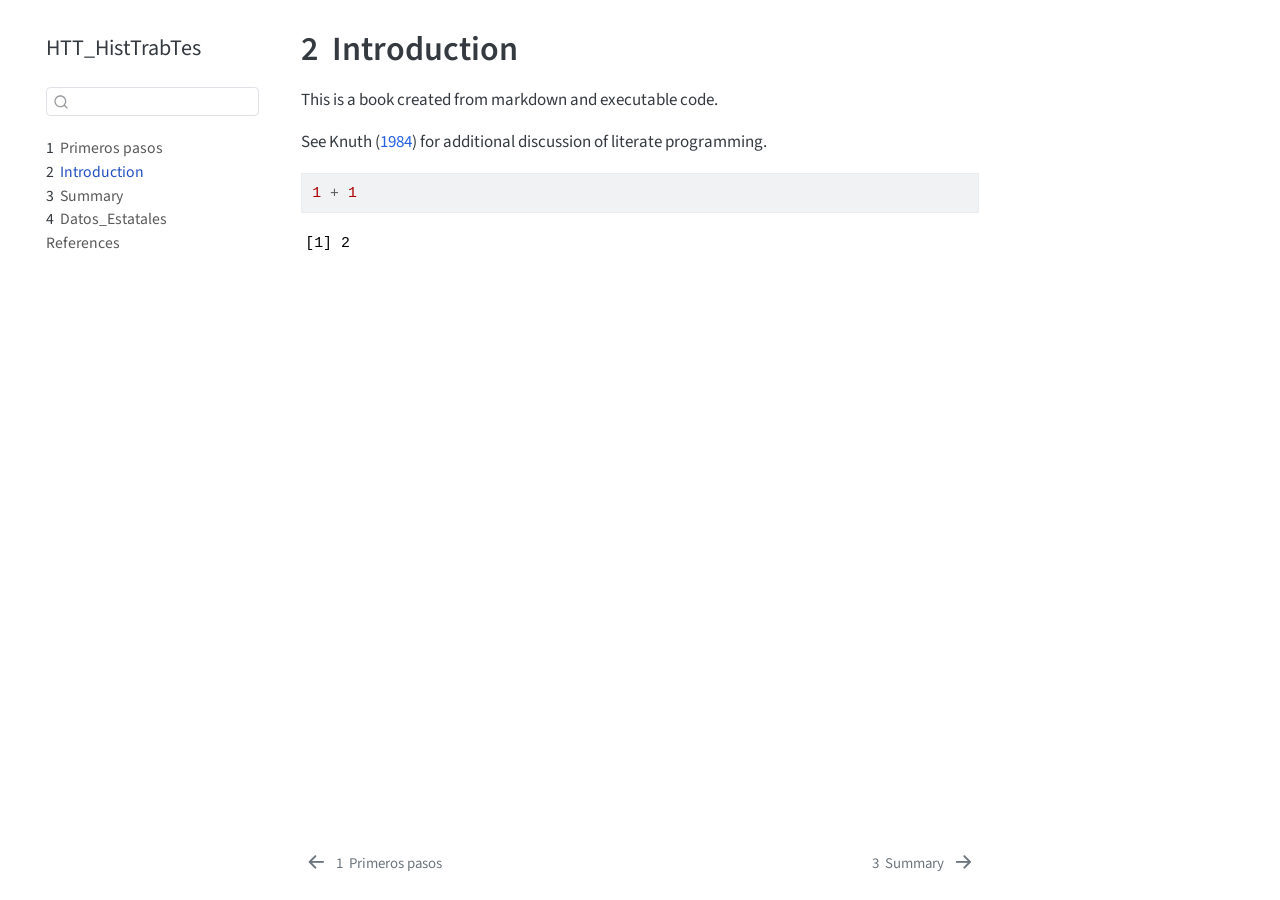
<file: _book/intro.html>
<!DOCTYPE html>
<html xmlns="http://www.w3.org/1999/xhtml" lang="en" xml:lang="en"><head>

<meta charset="utf-8">
<meta name="generator" content="quarto-1.9.38">

<meta name="viewport" content="width=device-width, initial-scale=1.0, user-scalable=yes">


<title>2&nbsp; Introduction – HTT_HistTrabTes</title>
<style>
/* Default styles provided by pandoc.
** See https://pandoc.org/MANUAL.html#variables-for-html for config info.
*/
code{white-space: pre-wrap;}
span.smallcaps{font-variant: small-caps;}
div.columns{display: flex; gap: min(4vw, 1.5em);}
div.column{flex: auto; overflow-x: auto;}
div.hanging-indent{margin-left: 1.5em; text-indent: -1.5em;}
ul.task-list{list-style: none;}
ul.task-list li input[type="checkbox"] {
  width: 0.8em;
  margin: 0 0.8em 0.2em -1em; /* quarto-specific, see https://github.com/quarto-dev/quarto-cli/issues/4556 */ 
  vertical-align: middle;
}
/* CSS for syntax highlighting */
html { -webkit-text-size-adjust: 100%; }
pre > code.sourceCode { white-space: pre; position: relative; }
pre > code.sourceCode > span { display: inline-block; line-height: 1.25; }
pre > code.sourceCode > span:empty { height: 1.2em; }
.sourceCode { overflow: visible; }
code.sourceCode > span { color: inherit; text-decoration: inherit; }
div.sourceCode { margin: 1em 0; }
pre.sourceCode { margin: 0; }
@media screen {
div.sourceCode { overflow: auto; }
}
@media print {
pre > code.sourceCode { white-space: pre-wrap; }
pre > code.sourceCode > span { text-indent: -5em; padding-left: 5em; }
}
pre.numberSource code
  { counter-reset: source-line 0; }
pre.numberSource code > span
  { position: relative; left: -4em; counter-increment: source-line; }
pre.numberSource code > span > a:first-child::before
  { content: counter(source-line);
    position: relative; left: -1em; text-align: right; vertical-align: baseline;
    border: none; display: inline-block;
    -webkit-touch-callout: none; -webkit-user-select: none;
    -khtml-user-select: none; -moz-user-select: none;
    -ms-user-select: none; user-select: none;
    padding: 0 4px; width: 4em;
  }
pre.numberSource { margin-left: 3em;  padding-left: 4px; }
div.sourceCode
  {   }
@media screen {
pre > code.sourceCode > span > a:first-child::before { text-decoration: underline; }
}
/* CSS for citations */
div.csl-bib-body { }
div.csl-entry {
  clear: both;
}
.hanging-indent div.csl-entry {
  margin-left:2em;
  text-indent:-2em;
}
div.csl-left-margin {
  min-width:2em;
  float:left;
}
div.csl-right-inline {
  margin-left:2em;
  padding-left:1em;
}
div.csl-indent {
  margin-left: 2em;
}</style>


<script src="site_libs/quarto-nav/quarto-nav.js"></script>
<script src="site_libs/quarto-nav/headroom.min.js"></script>
<script src="site_libs/clipboard/clipboard.min.js"></script>
<script src="site_libs/quarto-search/autocomplete.umd.js"></script>
<script src="site_libs/quarto-search/fuse.min.js"></script>
<script src="site_libs/quarto-search/quarto-search.js"></script>
<meta name="quarto:offset" content="./">
<link href="./summary.html" rel="next">
<link href="./index.html" rel="prev">
<script src="site_libs/quarto-html/quarto.js" type="module"></script>
<script src="site_libs/quarto-html/tabsets/tabsets.js" type="module"></script>
<script src="site_libs/quarto-html/popper.min.js"></script>
<script src="site_libs/quarto-html/tippy.umd.min.js"></script>
<script src="site_libs/quarto-html/anchor.min.js"></script>
<link href="site_libs/quarto-html/tippy.css" rel="stylesheet">
<link href="site_libs/quarto-html/quarto-syntax-highlighting-15634bcf2e68342d4ad2dfa704d543f6.css" rel="stylesheet" id="quarto-text-highlighting-styles">
<script src="site_libs/bootstrap/bootstrap.min.js"></script>
<link href="site_libs/bootstrap/bootstrap-icons.css" rel="stylesheet">
<link href="site_libs/bootstrap/bootstrap-9e3e5b9121e68b3f077afb32f2c64d95.min.css" rel="stylesheet" append-hash="true" id="quarto-bootstrap" data-mode="light">
<script id="quarto-search-options" type="application/json">{
  "location": "sidebar",
  "copy-button": false,
  "collapse-after": 3,
  "panel-placement": "start",
  "type": "textbox",
  "limit": 50,
  "keyboard-shortcut": [
    "f",
    "/",
    "s"
  ],
  "show-item-context": false,
  "language": {
    "search-no-results-text": "No results",
    "search-matching-documents-text": "matching documents",
    "search-copy-link-title": "Copy link to search",
    "search-hide-matches-text": "Hide additional matches",
    "search-more-match-text": "more match in this document",
    "search-more-matches-text": "more matches in this document",
    "search-clear-button-title": "Clear",
    "search-text-placeholder": "",
    "search-detached-cancel-button-title": "Cancel",
    "search-submit-button-title": "Submit",
    "search-label": "Search"
  }
}</script>


</head>

<body class="nav-sidebar floating quarto-light">

<div id="quarto-search-results"></div>
  <header id="quarto-header" class="headroom fixed-top">
  <nav class="quarto-secondary-nav">
    <div class="container-fluid d-flex">
      <button type="button" class="quarto-btn-toggle btn" data-bs-toggle="collapse" role="button" data-bs-target=".quarto-sidebar-collapse-item" aria-controls="quarto-sidebar" aria-expanded="false" aria-label="Toggle sidebar navigation" onclick="if (window.quartoToggleHeadroom) { window.quartoToggleHeadroom(); }">
        <i class="bi bi-layout-text-sidebar-reverse"></i>
      </button>
        <nav class="quarto-page-breadcrumbs" aria-label="breadcrumb"><ol class="breadcrumb"><li class="breadcrumb-item"><a href="./intro.html"><span class="chapter-number">2</span>&nbsp; <span class="chapter-title">Introduction</span></a></li></ol></nav>
        <a class="flex-grow-1" role="navigation" data-bs-toggle="collapse" data-bs-target=".quarto-sidebar-collapse-item" aria-controls="quarto-sidebar" aria-expanded="false" aria-label="Toggle sidebar navigation" onclick="if (window.quartoToggleHeadroom) { window.quartoToggleHeadroom(); }">      
        </a>
      <button type="button" class="btn quarto-search-button" aria-label="Search" onclick="window.quartoOpenSearch();">
        <i class="bi bi-search"></i>
      </button>
    </div>
  </nav>
</header>
<!-- content -->
<div id="quarto-content" class="quarto-container page-columns page-rows-contents page-layout-article">
<!-- sidebar -->
  <nav id="quarto-sidebar" class="sidebar collapse collapse-horizontal quarto-sidebar-collapse-item sidebar-navigation floating overflow-auto">
    <div class="pt-lg-2 mt-2 text-left sidebar-header">
    <div class="sidebar-title mb-0 py-0">
      <a href="./">HTT_HistTrabTes</a> 
    </div>
      </div>
        <div class="mt-2 flex-shrink-0 align-items-center">
        <div class="sidebar-search">
        <div id="quarto-search" class="" title="Search"></div>
        </div>
        </div>
    <div class="sidebar-menu-container"> 
    <ul class="list-unstyled mt-1">
        <li class="sidebar-item">
  <div class="sidebar-item-container"> 
  <a href="./index.html" class="sidebar-item-text sidebar-link">
 <span class="menu-text"><span class="chapter-number">1</span>&nbsp; <span class="chapter-title">Primeros pasos</span></span></a>
  </div>
</li>
        <li class="sidebar-item">
  <div class="sidebar-item-container"> 
  <a href="./intro.html" class="sidebar-item-text sidebar-link active">
 <span class="menu-text"><span class="chapter-number">2</span>&nbsp; <span class="chapter-title">Introduction</span></span></a>
  </div>
</li>
        <li class="sidebar-item">
  <div class="sidebar-item-container"> 
  <a href="./summary.html" class="sidebar-item-text sidebar-link">
 <span class="menu-text"><span class="chapter-number">3</span>&nbsp; <span class="chapter-title">Summary</span></span></a>
  </div>
</li>
        <li class="sidebar-item">
  <div class="sidebar-item-container"> 
  <a href="./notebooks/01_Datos.html" class="sidebar-item-text sidebar-link">
 <span class="menu-text"><span class="chapter-number">4</span>&nbsp; <span class="chapter-title">Datos_Estatales</span></span></a>
  </div>
</li>
        <li class="sidebar-item">
  <div class="sidebar-item-container"> 
  <a href="./references.html" class="sidebar-item-text sidebar-link">
 <span class="menu-text">References</span></a>
  </div>
</li>
    </ul>
    </div>
</nav>
<div id="quarto-sidebar-glass" class="quarto-sidebar-collapse-item" data-bs-toggle="collapse" data-bs-target=".quarto-sidebar-collapse-item"></div>
<!-- margin-sidebar -->
    <div id="quarto-margin-sidebar" class="sidebar margin-sidebar zindex-bottom">
        
    </div>
<!-- main -->
<main class="content" id="quarto-document-content">

<header id="title-block-header" class="quarto-title-block default">
<div class="quarto-title">
<h1 class="title"><span class="chapter-number">2</span>&nbsp; <span class="chapter-title">Introduction</span></h1>
</div>



<div class="quarto-title-meta">

    
  
    
  </div>
  


</header>


<p>This is a book created from markdown and executable code.</p>
<p>See <span class="citation" data-cites="knuth84">Knuth (<a href="references.html#ref-knuth84" role="doc-biblioref">1984</a>)</span> for additional discussion of literate programming.</p>
<div class="cell">
<div class="code-copy-outer-scaffold"><div class="sourceCode cell-code" id="cb1"><pre class="sourceCode r code-with-copy"><code class="sourceCode r"><span id="cb1-1"><a href="#cb1-1" aria-hidden="true" tabindex="-1"></a><span class="dv">1</span> <span class="sc">+</span> <span class="dv">1</span></span></code></pre></div><button title="Copy to Clipboard" class="code-copy-button"><i class="bi"></i></button></div>
<div class="cell-output cell-output-stdout">
<pre><code>[1] 2</code></pre>
</div>
</div>


<div id="refs" class="references csl-bib-body hanging-indent" role="list" style="display: none">
<div id="ref-knuth84" class="csl-entry" role="listitem">
Knuth, Donald E. 1984. <span>“Literate Programming.”</span> <em>Comput. J.</em> (USA) 27 (2): 97–111. <a href="https://doi.org/10.1093/comjnl/27.2.97">https://doi.org/10.1093/comjnl/27.2.97</a>.
</div>
</div>

</main> <!-- /main -->
<script id="quarto-html-after-body" type="application/javascript">
  window.document.addEventListener("DOMContentLoaded", function (event) {
    const icon = "";
    const anchorJS = new window.AnchorJS();
    anchorJS.options = {
      placement: 'right',
      icon: icon
    };
    anchorJS.add('.anchored');
    const isCodeAnnotation = (el) => {
      for (const clz of el.classList) {
        if (clz.startsWith('code-annotation-')) {                     
          return true;
        }
      }
      return false;
    }
    const onCopySuccess = function(e) {
      // button target
      const button = e.trigger;
      // don't keep focus
      button.blur();
      // flash "checked"
      button.classList.add('code-copy-button-checked');
      var currentTitle = button.getAttribute("title");
      button.setAttribute("title", "Copied!");
      let tooltip;
      if (window.bootstrap) {
        button.setAttribute("data-bs-toggle", "tooltip");
        button.setAttribute("data-bs-placement", "left");
        button.setAttribute("data-bs-title", "Copied!");
        tooltip = new bootstrap.Tooltip(button, 
          { trigger: "manual", 
            customClass: "code-copy-button-tooltip",
            offset: [0, -8]});
        tooltip.show();    
      }
      setTimeout(function() {
        if (tooltip) {
          tooltip.hide();
          button.removeAttribute("data-bs-title");
          button.removeAttribute("data-bs-toggle");
          button.removeAttribute("data-bs-placement");
        }
        button.setAttribute("title", currentTitle);
        button.classList.remove('code-copy-button-checked');
      }, 1000);
      // clear code selection
      e.clearSelection();
    }
    const getTextToCopy = function(trigger) {
      const outerScaffold = trigger.parentElement.cloneNode(true);
      const codeEl = outerScaffold.querySelector('code');
      for (const childEl of codeEl.children) {
        if (isCodeAnnotation(childEl)) {
          childEl.remove();
        }
      }
      return codeEl.innerText;
    }
    const clipboard = new window.ClipboardJS('.code-copy-button:not([data-in-quarto-modal])', {
      text: getTextToCopy
    });
    clipboard.on('success', onCopySuccess);
    if (window.document.getElementById('quarto-embedded-source-code-modal')) {
      const clipboardModal = new window.ClipboardJS('.code-copy-button[data-in-quarto-modal]', {
        text: getTextToCopy,
        container: window.document.getElementById('quarto-embedded-source-code-modal')
      });
      clipboardModal.on('success', onCopySuccess);
    }
      var localhostRegex = new RegExp(/^(?:http|https):\/\/localhost\:?[0-9]*\//);
      var mailtoRegex = new RegExp(/^mailto:/);
        var filterRegex = new RegExp('/' + window.location.host + '/');
      var isInternal = (href) => {
          return filterRegex.test(href) || localhostRegex.test(href) || mailtoRegex.test(href);
      }
      // Inspect non-navigation links and adorn them if external
     var links = window.document.querySelectorAll('a[href]:not(.nav-link):not(.navbar-brand):not(.toc-action):not(.sidebar-link):not(.sidebar-item-toggle):not(.pagination-link):not(.no-external):not([aria-hidden]):not(.dropdown-item):not(.quarto-navigation-tool):not(.about-link)');
      for (var i=0; i<links.length; i++) {
        const link = links[i];
        if (!isInternal(link.href)) {
          // undo the damage that might have been done by quarto-nav.js in the case of
          // links that we want to consider external
          if (link.dataset.originalHref !== undefined) {
            link.href = link.dataset.originalHref;
          }
        }
      }
    function tippyHover(el, contentFn, onTriggerFn, onUntriggerFn) {
      const config = {
        allowHTML: true,
        maxWidth: 500,
        delay: 100,
        arrow: false,
        appendTo: function(el) {
            return el.parentElement;
        },
        interactive: true,
        interactiveBorder: 10,
        theme: 'quarto',
        placement: 'bottom-start',
      };
      if (contentFn) {
        config.content = contentFn;
      }
      if (onTriggerFn) {
        config.onTrigger = onTriggerFn;
      }
      if (onUntriggerFn) {
        config.onUntrigger = onUntriggerFn;
      }
      window.tippy(el, config); 
    }
    const noterefs = window.document.querySelectorAll('a[role="doc-noteref"]');
    for (var i=0; i<noterefs.length; i++) {
      const ref = noterefs[i];
      tippyHover(ref, function() {
        // use id or data attribute instead here
        let href = ref.getAttribute('data-footnote-href') || ref.getAttribute('href');
        try { href = new URL(href).hash; } catch {}
        const id = href.replace(/^#\/?/, "");
        const note = window.document.getElementById(id);
        if (note) {
          return note.innerHTML;
        } else {
          return "";
        }
      });
    }
    const xrefs = window.document.querySelectorAll('a.quarto-xref');
    const processXRef = (id, note) => {
      // Strip column container classes
      const stripColumnClz = (el) => {
        el.classList.remove("page-full", "page-columns");
        if (el.children) {
          for (const child of el.children) {
            stripColumnClz(child);
          }
        }
      }
      stripColumnClz(note)
      if (id === null || id.startsWith('sec-')) {
        // Special case sections, only their first couple elements
        const container = document.createElement("div");
        if (note.children && note.children.length > 2) {
          container.appendChild(note.children[0].cloneNode(true));
          for (let i = 1; i < note.children.length; i++) {
            const child = note.children[i];
            if (child.tagName === "P" && child.innerText === "") {
              continue;
            } else {
              container.appendChild(child.cloneNode(true));
              break;
            }
          }
          if (window.Quarto?.typesetMath) {
            window.Quarto.typesetMath(container);
          }
          return container.innerHTML
        } else {
          if (window.Quarto?.typesetMath) {
            window.Quarto.typesetMath(note);
          }
          return note.innerHTML;
        }
      } else {
        // Remove any anchor links if they are present
        const anchorLink = note.querySelector('a.anchorjs-link');
        if (anchorLink) {
          anchorLink.remove();
        }
        if (window.Quarto?.typesetMath) {
          window.Quarto.typesetMath(note);
        }
        if (note.classList.contains("callout")) {
          return note.outerHTML;
        } else {
          return note.innerHTML;
        }
      }
    }
    for (var i=0; i<xrefs.length; i++) {
      const xref = xrefs[i];
      tippyHover(xref, undefined, function(instance) {
        instance.disable();
        let url = xref.getAttribute('href');
        let hash = undefined; 
        if (url.startsWith('#')) {
          hash = url;
        } else {
          try { hash = new URL(url).hash; } catch {}
        }
        if (hash) {
          const id = hash.replace(/^#\/?/, "");
          const note = window.document.getElementById(id);
          if (note !== null) {
            try {
              const html = processXRef(id, note.cloneNode(true));
              instance.setContent(html);
            } finally {
              instance.enable();
              instance.show();
            }
          } else {
            // See if we can fetch this
            fetch(url.split('#')[0])
            .then(res => res.text())
            .then(html => {
              const parser = new DOMParser();
              const htmlDoc = parser.parseFromString(html, "text/html");
              const note = htmlDoc.getElementById(id);
              if (note !== null) {
                const html = processXRef(id, note);
                instance.setContent(html);
              } 
            }).finally(() => {
              instance.enable();
              instance.show();
            });
          }
        } else {
          // See if we can fetch a full url (with no hash to target)
          // This is a special case and we should probably do some content thinning / targeting
          fetch(url)
          .then(res => res.text())
          .then(html => {
            const parser = new DOMParser();
            const htmlDoc = parser.parseFromString(html, "text/html");
            const note = htmlDoc.querySelector('main.content');
            if (note !== null) {
              // This should only happen for chapter cross references
              // (since there is no id in the URL)
              // remove the first header
              if (note.children.length > 0 && note.children[0].tagName === "HEADER") {
                note.children[0].remove();
              }
              const html = processXRef(null, note);
              instance.setContent(html);
            } 
          }).finally(() => {
            instance.enable();
            instance.show();
          });
        }
      }, function(instance) {
      });
    }
        let selectedAnnoteEl;
        const selectorForAnnotation = ( cell, annotation) => {
          let cellAttr = 'data-code-cell="' + cell + '"';
          let lineAttr = 'data-code-annotation="' +  annotation + '"';
          const selector = 'span[' + cellAttr + '][' + lineAttr + ']';
          return selector;
        }
        const selectCodeLines = (annoteEl) => {
          const doc = window.document;
          const targetCell = annoteEl.getAttribute("data-target-cell");
          const targetAnnotation = annoteEl.getAttribute("data-target-annotation");
          const annoteSpan = window.document.querySelector(selectorForAnnotation(targetCell, targetAnnotation));
          const lines = annoteSpan.getAttribute("data-code-lines").split(",");
          const lineIds = lines.map((line) => {
            return targetCell + "-" + line;
          })
          let top = null;
          let height = null;
          let parent = null;
          if (lineIds.length > 0) {
              //compute the position of the single el (top and bottom and make a div)
              const el = window.document.getElementById(lineIds[0]);
              top = el.offsetTop;
              height = el.offsetHeight;
              parent = el.parentElement.parentElement;
            if (lineIds.length > 1) {
              const lastEl = window.document.getElementById(lineIds[lineIds.length - 1]);
              const bottom = lastEl.offsetTop + lastEl.offsetHeight;
              height = bottom - top;
            }
            if (top !== null && height !== null && parent !== null) {
              // cook up a div (if necessary) and position it 
              let div = window.document.getElementById("code-annotation-line-highlight");
              if (div === null) {
                div = window.document.createElement("div");
                div.setAttribute("id", "code-annotation-line-highlight");
                div.style.position = 'absolute';
                parent.appendChild(div);
              }
              div.style.top = top - 2 + "px";
              div.style.height = height + 4 + "px";
              div.style.left = 0;
              let gutterDiv = window.document.getElementById("code-annotation-line-highlight-gutter");
              if (gutterDiv === null) {
                gutterDiv = window.document.createElement("div");
                gutterDiv.setAttribute("id", "code-annotation-line-highlight-gutter");
                gutterDiv.style.position = 'absolute';
                const codeCell = window.document.getElementById(targetCell);
                const gutter = codeCell.querySelector('.code-annotation-gutter');
                gutter.appendChild(gutterDiv);
              }
              gutterDiv.style.top = top - 2 + "px";
              gutterDiv.style.height = height + 4 + "px";
            }
            selectedAnnoteEl = annoteEl;
          }
        };
        const unselectCodeLines = () => {
          const elementsIds = ["code-annotation-line-highlight", "code-annotation-line-highlight-gutter"];
          elementsIds.forEach((elId) => {
            const div = window.document.getElementById(elId);
            if (div) {
              div.remove();
            }
          });
          selectedAnnoteEl = undefined;
        };
          // Handle positioning of the toggle
      window.addEventListener(
        "resize",
        throttle(() => {
          elRect = undefined;
          if (selectedAnnoteEl) {
            selectCodeLines(selectedAnnoteEl);
          }
        }, 10)
      );
      function throttle(fn, ms) {
      let throttle = false;
      let timer;
        return (...args) => {
          if(!throttle) { // first call gets through
              fn.apply(this, args);
              throttle = true;
          } else { // all the others get throttled
              if(timer) clearTimeout(timer); // cancel #2
              timer = setTimeout(() => {
                fn.apply(this, args);
                timer = throttle = false;
              }, ms);
          }
        };
      }
        // Attach click handler to the DT
        const annoteDls = window.document.querySelectorAll('dt[data-target-cell]');
        for (const annoteDlNode of annoteDls) {
          annoteDlNode.addEventListener('click', (event) => {
            const clickedEl = event.target;
            if (clickedEl !== selectedAnnoteEl) {
              unselectCodeLines();
              const activeEl = window.document.querySelector('dt[data-target-cell].code-annotation-active');
              if (activeEl) {
                activeEl.classList.remove('code-annotation-active');
              }
              selectCodeLines(clickedEl);
              clickedEl.classList.add('code-annotation-active');
            } else {
              // Unselect the line
              unselectCodeLines();
              clickedEl.classList.remove('code-annotation-active');
            }
          });
        }
    const findCites = (el) => {
      const parentEl = el.parentElement;
      if (parentEl) {
        const cites = parentEl.dataset.cites;
        if (cites) {
          return {
            el,
            cites: cites.split(' ')
          };
        } else {
          return findCites(el.parentElement)
        }
      } else {
        return undefined;
      }
    };
    var bibliorefs = window.document.querySelectorAll('a[role="doc-biblioref"]');
    for (var i=0; i<bibliorefs.length; i++) {
      const ref = bibliorefs[i];
      const citeInfo = findCites(ref);
      if (citeInfo) {
        tippyHover(citeInfo.el, function() {
          var popup = window.document.createElement('div');
          citeInfo.cites.forEach(function(cite) {
            var citeDiv = window.document.createElement('div');
            citeDiv.classList.add('hanging-indent');
            citeDiv.classList.add('csl-entry');
            var biblioDiv = window.document.getElementById('ref-' + cite);
            if (biblioDiv) {
              citeDiv.innerHTML = biblioDiv.innerHTML;
            }
            popup.appendChild(citeDiv);
          });
          return popup.innerHTML;
        });
      }
    }
  });
  </script>
<nav class="page-navigation">
  <div class="nav-page nav-page-previous">
      <a href="./index.html" class="pagination-link" aria-label="Primeros pasos">
        <i class="bi bi-arrow-left-short"></i> <span class="nav-page-text"><span class="chapter-number">1</span>&nbsp; <span class="chapter-title">Primeros pasos</span></span>
      </a>          
  </div>
  <div class="nav-page nav-page-next">
      <a href="./summary.html" class="pagination-link" aria-label="Summary">
        <span class="nav-page-text"><span class="chapter-number">3</span>&nbsp; <span class="chapter-title">Summary</span></span> <i class="bi bi-arrow-right-short"></i>
      </a>
  </div>
</nav>
</div> <!-- /content -->




</body></html>
</file>
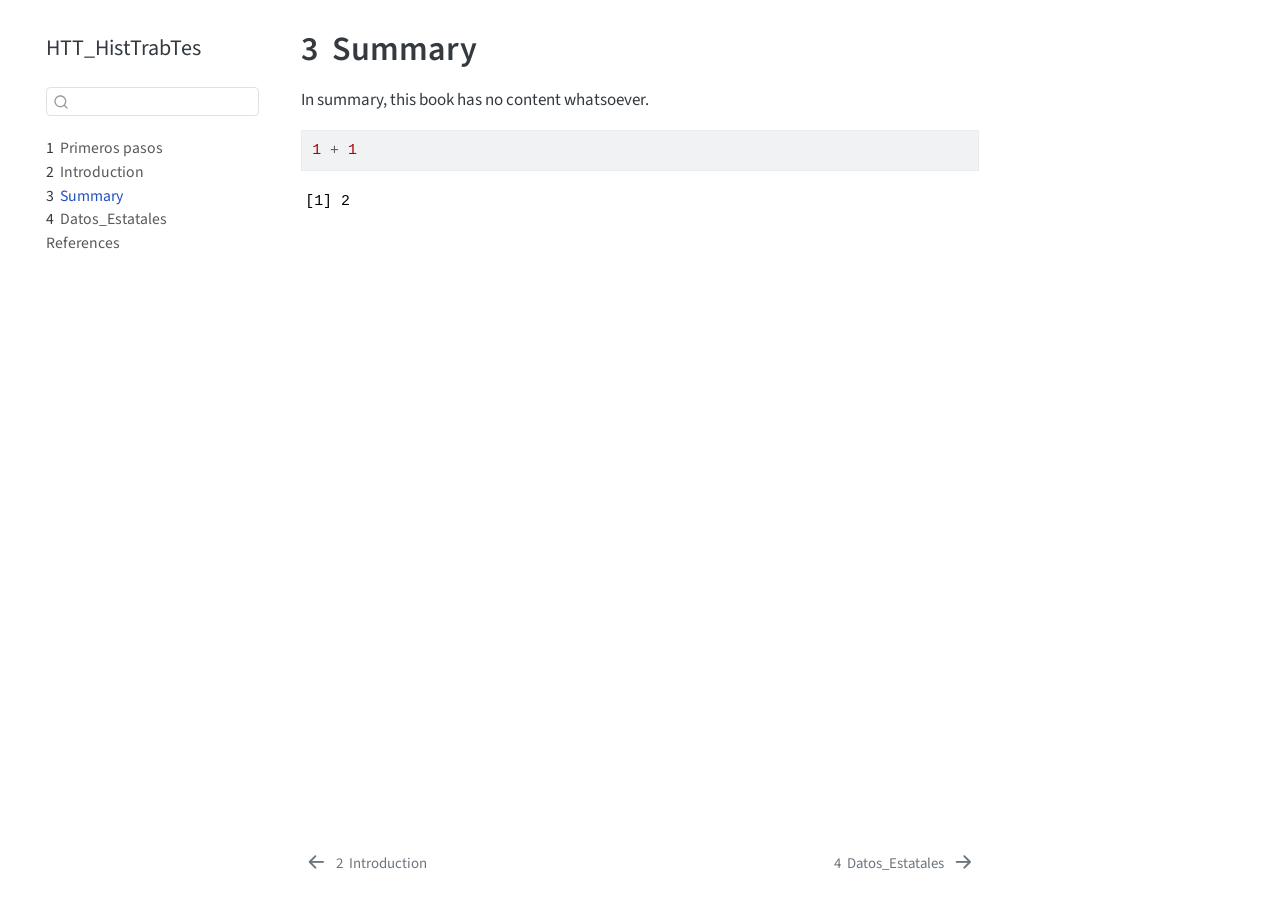
<file: _book/summary.html>
<!DOCTYPE html>
<html xmlns="http://www.w3.org/1999/xhtml" lang="en" xml:lang="en"><head>

<meta charset="utf-8">
<meta name="generator" content="quarto-1.9.38">

<meta name="viewport" content="width=device-width, initial-scale=1.0, user-scalable=yes">


<title>3&nbsp; Summary – HTT_HistTrabTes</title>
<style>
/* Default styles provided by pandoc.
** See https://pandoc.org/MANUAL.html#variables-for-html for config info.
*/
code{white-space: pre-wrap;}
span.smallcaps{font-variant: small-caps;}
div.columns{display: flex; gap: min(4vw, 1.5em);}
div.column{flex: auto; overflow-x: auto;}
div.hanging-indent{margin-left: 1.5em; text-indent: -1.5em;}
ul.task-list{list-style: none;}
ul.task-list li input[type="checkbox"] {
  width: 0.8em;
  margin: 0 0.8em 0.2em -1em; /* quarto-specific, see https://github.com/quarto-dev/quarto-cli/issues/4556 */ 
  vertical-align: middle;
}
/* CSS for syntax highlighting */
html { -webkit-text-size-adjust: 100%; }
pre > code.sourceCode { white-space: pre; position: relative; }
pre > code.sourceCode > span { display: inline-block; line-height: 1.25; }
pre > code.sourceCode > span:empty { height: 1.2em; }
.sourceCode { overflow: visible; }
code.sourceCode > span { color: inherit; text-decoration: inherit; }
div.sourceCode { margin: 1em 0; }
pre.sourceCode { margin: 0; }
@media screen {
div.sourceCode { overflow: auto; }
}
@media print {
pre > code.sourceCode { white-space: pre-wrap; }
pre > code.sourceCode > span { text-indent: -5em; padding-left: 5em; }
}
pre.numberSource code
  { counter-reset: source-line 0; }
pre.numberSource code > span
  { position: relative; left: -4em; counter-increment: source-line; }
pre.numberSource code > span > a:first-child::before
  { content: counter(source-line);
    position: relative; left: -1em; text-align: right; vertical-align: baseline;
    border: none; display: inline-block;
    -webkit-touch-callout: none; -webkit-user-select: none;
    -khtml-user-select: none; -moz-user-select: none;
    -ms-user-select: none; user-select: none;
    padding: 0 4px; width: 4em;
  }
pre.numberSource { margin-left: 3em;  padding-left: 4px; }
div.sourceCode
  {   }
@media screen {
pre > code.sourceCode > span > a:first-child::before { text-decoration: underline; }
}
</style>


<script src="site_libs/quarto-nav/quarto-nav.js"></script>
<script src="site_libs/quarto-nav/headroom.min.js"></script>
<script src="site_libs/clipboard/clipboard.min.js"></script>
<script src="site_libs/quarto-search/autocomplete.umd.js"></script>
<script src="site_libs/quarto-search/fuse.min.js"></script>
<script src="site_libs/quarto-search/quarto-search.js"></script>
<meta name="quarto:offset" content="./">
<link href="./notebooks/01_Datos.html" rel="next">
<link href="./intro.html" rel="prev">
<script src="site_libs/quarto-html/quarto.js" type="module"></script>
<script src="site_libs/quarto-html/tabsets/tabsets.js" type="module"></script>
<script src="site_libs/quarto-html/popper.min.js"></script>
<script src="site_libs/quarto-html/tippy.umd.min.js"></script>
<script src="site_libs/quarto-html/anchor.min.js"></script>
<link href="site_libs/quarto-html/tippy.css" rel="stylesheet">
<link href="site_libs/quarto-html/quarto-syntax-highlighting-15634bcf2e68342d4ad2dfa704d543f6.css" rel="stylesheet" id="quarto-text-highlighting-styles">
<script src="site_libs/bootstrap/bootstrap.min.js"></script>
<link href="site_libs/bootstrap/bootstrap-icons.css" rel="stylesheet">
<link href="site_libs/bootstrap/bootstrap-9e3e5b9121e68b3f077afb32f2c64d95.min.css" rel="stylesheet" append-hash="true" id="quarto-bootstrap" data-mode="light">
<script id="quarto-search-options" type="application/json">{
  "location": "sidebar",
  "copy-button": false,
  "collapse-after": 3,
  "panel-placement": "start",
  "type": "textbox",
  "limit": 50,
  "keyboard-shortcut": [
    "f",
    "/",
    "s"
  ],
  "show-item-context": false,
  "language": {
    "search-no-results-text": "No results",
    "search-matching-documents-text": "matching documents",
    "search-copy-link-title": "Copy link to search",
    "search-hide-matches-text": "Hide additional matches",
    "search-more-match-text": "more match in this document",
    "search-more-matches-text": "more matches in this document",
    "search-clear-button-title": "Clear",
    "search-text-placeholder": "",
    "search-detached-cancel-button-title": "Cancel",
    "search-submit-button-title": "Submit",
    "search-label": "Search"
  }
}</script>


</head>

<body class="nav-sidebar floating quarto-light">

<div id="quarto-search-results"></div>
  <header id="quarto-header" class="headroom fixed-top">
  <nav class="quarto-secondary-nav">
    <div class="container-fluid d-flex">
      <button type="button" class="quarto-btn-toggle btn" data-bs-toggle="collapse" role="button" data-bs-target=".quarto-sidebar-collapse-item" aria-controls="quarto-sidebar" aria-expanded="false" aria-label="Toggle sidebar navigation" onclick="if (window.quartoToggleHeadroom) { window.quartoToggleHeadroom(); }">
        <i class="bi bi-layout-text-sidebar-reverse"></i>
      </button>
        <nav class="quarto-page-breadcrumbs" aria-label="breadcrumb"><ol class="breadcrumb"><li class="breadcrumb-item"><a href="./summary.html"><span class="chapter-number">3</span>&nbsp; <span class="chapter-title">Summary</span></a></li></ol></nav>
        <a class="flex-grow-1" role="navigation" data-bs-toggle="collapse" data-bs-target=".quarto-sidebar-collapse-item" aria-controls="quarto-sidebar" aria-expanded="false" aria-label="Toggle sidebar navigation" onclick="if (window.quartoToggleHeadroom) { window.quartoToggleHeadroom(); }">      
        </a>
      <button type="button" class="btn quarto-search-button" aria-label="Search" onclick="window.quartoOpenSearch();">
        <i class="bi bi-search"></i>
      </button>
    </div>
  </nav>
</header>
<!-- content -->
<div id="quarto-content" class="quarto-container page-columns page-rows-contents page-layout-article">
<!-- sidebar -->
  <nav id="quarto-sidebar" class="sidebar collapse collapse-horizontal quarto-sidebar-collapse-item sidebar-navigation floating overflow-auto">
    <div class="pt-lg-2 mt-2 text-left sidebar-header">
    <div class="sidebar-title mb-0 py-0">
      <a href="./">HTT_HistTrabTes</a> 
    </div>
      </div>
        <div class="mt-2 flex-shrink-0 align-items-center">
        <div class="sidebar-search">
        <div id="quarto-search" class="" title="Search"></div>
        </div>
        </div>
    <div class="sidebar-menu-container"> 
    <ul class="list-unstyled mt-1">
        <li class="sidebar-item">
  <div class="sidebar-item-container"> 
  <a href="./index.html" class="sidebar-item-text sidebar-link">
 <span class="menu-text"><span class="chapter-number">1</span>&nbsp; <span class="chapter-title">Primeros pasos</span></span></a>
  </div>
</li>
        <li class="sidebar-item">
  <div class="sidebar-item-container"> 
  <a href="./intro.html" class="sidebar-item-text sidebar-link">
 <span class="menu-text"><span class="chapter-number">2</span>&nbsp; <span class="chapter-title">Introduction</span></span></a>
  </div>
</li>
        <li class="sidebar-item">
  <div class="sidebar-item-container"> 
  <a href="./summary.html" class="sidebar-item-text sidebar-link active">
 <span class="menu-text"><span class="chapter-number">3</span>&nbsp; <span class="chapter-title">Summary</span></span></a>
  </div>
</li>
        <li class="sidebar-item">
  <div class="sidebar-item-container"> 
  <a href="./notebooks/01_Datos.html" class="sidebar-item-text sidebar-link">
 <span class="menu-text"><span class="chapter-number">4</span>&nbsp; <span class="chapter-title">Datos_Estatales</span></span></a>
  </div>
</li>
        <li class="sidebar-item">
  <div class="sidebar-item-container"> 
  <a href="./references.html" class="sidebar-item-text sidebar-link">
 <span class="menu-text">References</span></a>
  </div>
</li>
    </ul>
    </div>
</nav>
<div id="quarto-sidebar-glass" class="quarto-sidebar-collapse-item" data-bs-toggle="collapse" data-bs-target=".quarto-sidebar-collapse-item"></div>
<!-- margin-sidebar -->
    <div id="quarto-margin-sidebar" class="sidebar margin-sidebar zindex-bottom">
        
    </div>
<!-- main -->
<main class="content" id="quarto-document-content">

<header id="title-block-header" class="quarto-title-block default">
<div class="quarto-title">
<h1 class="title"><span class="chapter-number">3</span>&nbsp; <span class="chapter-title">Summary</span></h1>
</div>



<div class="quarto-title-meta">

    
  
    
  </div>
  


</header>


<p>In summary, this book has no content whatsoever.</p>
<div class="cell">
<div class="code-copy-outer-scaffold"><div class="sourceCode cell-code" id="cb1"><pre class="sourceCode r code-with-copy"><code class="sourceCode r"><span id="cb1-1"><a href="#cb1-1" aria-hidden="true" tabindex="-1"></a><span class="dv">1</span> <span class="sc">+</span> <span class="dv">1</span></span></code></pre></div><button title="Copy to Clipboard" class="code-copy-button"><i class="bi"></i></button></div>
<div class="cell-output cell-output-stdout">
<pre><code>[1] 2</code></pre>
</div>
</div>



</main> <!-- /main -->
<script id="quarto-html-after-body" type="application/javascript">
  window.document.addEventListener("DOMContentLoaded", function (event) {
    const icon = "";
    const anchorJS = new window.AnchorJS();
    anchorJS.options = {
      placement: 'right',
      icon: icon
    };
    anchorJS.add('.anchored');
    const isCodeAnnotation = (el) => {
      for (const clz of el.classList) {
        if (clz.startsWith('code-annotation-')) {                     
          return true;
        }
      }
      return false;
    }
    const onCopySuccess = function(e) {
      // button target
      const button = e.trigger;
      // don't keep focus
      button.blur();
      // flash "checked"
      button.classList.add('code-copy-button-checked');
      var currentTitle = button.getAttribute("title");
      button.setAttribute("title", "Copied!");
      let tooltip;
      if (window.bootstrap) {
        button.setAttribute("data-bs-toggle", "tooltip");
        button.setAttribute("data-bs-placement", "left");
        button.setAttribute("data-bs-title", "Copied!");
        tooltip = new bootstrap.Tooltip(button, 
          { trigger: "manual", 
            customClass: "code-copy-button-tooltip",
            offset: [0, -8]});
        tooltip.show();    
      }
      setTimeout(function() {
        if (tooltip) {
          tooltip.hide();
          button.removeAttribute("data-bs-title");
          button.removeAttribute("data-bs-toggle");
          button.removeAttribute("data-bs-placement");
        }
        button.setAttribute("title", currentTitle);
        button.classList.remove('code-copy-button-checked');
      }, 1000);
      // clear code selection
      e.clearSelection();
    }
    const getTextToCopy = function(trigger) {
      const outerScaffold = trigger.parentElement.cloneNode(true);
      const codeEl = outerScaffold.querySelector('code');
      for (const childEl of codeEl.children) {
        if (isCodeAnnotation(childEl)) {
          childEl.remove();
        }
      }
      return codeEl.innerText;
    }
    const clipboard = new window.ClipboardJS('.code-copy-button:not([data-in-quarto-modal])', {
      text: getTextToCopy
    });
    clipboard.on('success', onCopySuccess);
    if (window.document.getElementById('quarto-embedded-source-code-modal')) {
      const clipboardModal = new window.ClipboardJS('.code-copy-button[data-in-quarto-modal]', {
        text: getTextToCopy,
        container: window.document.getElementById('quarto-embedded-source-code-modal')
      });
      clipboardModal.on('success', onCopySuccess);
    }
      var localhostRegex = new RegExp(/^(?:http|https):\/\/localhost\:?[0-9]*\//);
      var mailtoRegex = new RegExp(/^mailto:/);
        var filterRegex = new RegExp('/' + window.location.host + '/');
      var isInternal = (href) => {
          return filterRegex.test(href) || localhostRegex.test(href) || mailtoRegex.test(href);
      }
      // Inspect non-navigation links and adorn them if external
     var links = window.document.querySelectorAll('a[href]:not(.nav-link):not(.navbar-brand):not(.toc-action):not(.sidebar-link):not(.sidebar-item-toggle):not(.pagination-link):not(.no-external):not([aria-hidden]):not(.dropdown-item):not(.quarto-navigation-tool):not(.about-link)');
      for (var i=0; i<links.length; i++) {
        const link = links[i];
        if (!isInternal(link.href)) {
          // undo the damage that might have been done by quarto-nav.js in the case of
          // links that we want to consider external
          if (link.dataset.originalHref !== undefined) {
            link.href = link.dataset.originalHref;
          }
        }
      }
    function tippyHover(el, contentFn, onTriggerFn, onUntriggerFn) {
      const config = {
        allowHTML: true,
        maxWidth: 500,
        delay: 100,
        arrow: false,
        appendTo: function(el) {
            return el.parentElement;
        },
        interactive: true,
        interactiveBorder: 10,
        theme: 'quarto',
        placement: 'bottom-start',
      };
      if (contentFn) {
        config.content = contentFn;
      }
      if (onTriggerFn) {
        config.onTrigger = onTriggerFn;
      }
      if (onUntriggerFn) {
        config.onUntrigger = onUntriggerFn;
      }
      window.tippy(el, config); 
    }
    const noterefs = window.document.querySelectorAll('a[role="doc-noteref"]');
    for (var i=0; i<noterefs.length; i++) {
      const ref = noterefs[i];
      tippyHover(ref, function() {
        // use id or data attribute instead here
        let href = ref.getAttribute('data-footnote-href') || ref.getAttribute('href');
        try { href = new URL(href).hash; } catch {}
        const id = href.replace(/^#\/?/, "");
        const note = window.document.getElementById(id);
        if (note) {
          return note.innerHTML;
        } else {
          return "";
        }
      });
    }
    const xrefs = window.document.querySelectorAll('a.quarto-xref');
    const processXRef = (id, note) => {
      // Strip column container classes
      const stripColumnClz = (el) => {
        el.classList.remove("page-full", "page-columns");
        if (el.children) {
          for (const child of el.children) {
            stripColumnClz(child);
          }
        }
      }
      stripColumnClz(note)
      if (id === null || id.startsWith('sec-')) {
        // Special case sections, only their first couple elements
        const container = document.createElement("div");
        if (note.children && note.children.length > 2) {
          container.appendChild(note.children[0].cloneNode(true));
          for (let i = 1; i < note.children.length; i++) {
            const child = note.children[i];
            if (child.tagName === "P" && child.innerText === "") {
              continue;
            } else {
              container.appendChild(child.cloneNode(true));
              break;
            }
          }
          if (window.Quarto?.typesetMath) {
            window.Quarto.typesetMath(container);
          }
          return container.innerHTML
        } else {
          if (window.Quarto?.typesetMath) {
            window.Quarto.typesetMath(note);
          }
          return note.innerHTML;
        }
      } else {
        // Remove any anchor links if they are present
        const anchorLink = note.querySelector('a.anchorjs-link');
        if (anchorLink) {
          anchorLink.remove();
        }
        if (window.Quarto?.typesetMath) {
          window.Quarto.typesetMath(note);
        }
        if (note.classList.contains("callout")) {
          return note.outerHTML;
        } else {
          return note.innerHTML;
        }
      }
    }
    for (var i=0; i<xrefs.length; i++) {
      const xref = xrefs[i];
      tippyHover(xref, undefined, function(instance) {
        instance.disable();
        let url = xref.getAttribute('href');
        let hash = undefined; 
        if (url.startsWith('#')) {
          hash = url;
        } else {
          try { hash = new URL(url).hash; } catch {}
        }
        if (hash) {
          const id = hash.replace(/^#\/?/, "");
          const note = window.document.getElementById(id);
          if (note !== null) {
            try {
              const html = processXRef(id, note.cloneNode(true));
              instance.setContent(html);
            } finally {
              instance.enable();
              instance.show();
            }
          } else {
            // See if we can fetch this
            fetch(url.split('#')[0])
            .then(res => res.text())
            .then(html => {
              const parser = new DOMParser();
              const htmlDoc = parser.parseFromString(html, "text/html");
              const note = htmlDoc.getElementById(id);
              if (note !== null) {
                const html = processXRef(id, note);
                instance.setContent(html);
              } 
            }).finally(() => {
              instance.enable();
              instance.show();
            });
          }
        } else {
          // See if we can fetch a full url (with no hash to target)
          // This is a special case and we should probably do some content thinning / targeting
          fetch(url)
          .then(res => res.text())
          .then(html => {
            const parser = new DOMParser();
            const htmlDoc = parser.parseFromString(html, "text/html");
            const note = htmlDoc.querySelector('main.content');
            if (note !== null) {
              // This should only happen for chapter cross references
              // (since there is no id in the URL)
              // remove the first header
              if (note.children.length > 0 && note.children[0].tagName === "HEADER") {
                note.children[0].remove();
              }
              const html = processXRef(null, note);
              instance.setContent(html);
            } 
          }).finally(() => {
            instance.enable();
            instance.show();
          });
        }
      }, function(instance) {
      });
    }
        let selectedAnnoteEl;
        const selectorForAnnotation = ( cell, annotation) => {
          let cellAttr = 'data-code-cell="' + cell + '"';
          let lineAttr = 'data-code-annotation="' +  annotation + '"';
          const selector = 'span[' + cellAttr + '][' + lineAttr + ']';
          return selector;
        }
        const selectCodeLines = (annoteEl) => {
          const doc = window.document;
          const targetCell = annoteEl.getAttribute("data-target-cell");
          const targetAnnotation = annoteEl.getAttribute("data-target-annotation");
          const annoteSpan = window.document.querySelector(selectorForAnnotation(targetCell, targetAnnotation));
          const lines = annoteSpan.getAttribute("data-code-lines").split(",");
          const lineIds = lines.map((line) => {
            return targetCell + "-" + line;
          })
          let top = null;
          let height = null;
          let parent = null;
          if (lineIds.length > 0) {
              //compute the position of the single el (top and bottom and make a div)
              const el = window.document.getElementById(lineIds[0]);
              top = el.offsetTop;
              height = el.offsetHeight;
              parent = el.parentElement.parentElement;
            if (lineIds.length > 1) {
              const lastEl = window.document.getElementById(lineIds[lineIds.length - 1]);
              const bottom = lastEl.offsetTop + lastEl.offsetHeight;
              height = bottom - top;
            }
            if (top !== null && height !== null && parent !== null) {
              // cook up a div (if necessary) and position it 
              let div = window.document.getElementById("code-annotation-line-highlight");
              if (div === null) {
                div = window.document.createElement("div");
                div.setAttribute("id", "code-annotation-line-highlight");
                div.style.position = 'absolute';
                parent.appendChild(div);
              }
              div.style.top = top - 2 + "px";
              div.style.height = height + 4 + "px";
              div.style.left = 0;
              let gutterDiv = window.document.getElementById("code-annotation-line-highlight-gutter");
              if (gutterDiv === null) {
                gutterDiv = window.document.createElement("div");
                gutterDiv.setAttribute("id", "code-annotation-line-highlight-gutter");
                gutterDiv.style.position = 'absolute';
                const codeCell = window.document.getElementById(targetCell);
                const gutter = codeCell.querySelector('.code-annotation-gutter');
                gutter.appendChild(gutterDiv);
              }
              gutterDiv.style.top = top - 2 + "px";
              gutterDiv.style.height = height + 4 + "px";
            }
            selectedAnnoteEl = annoteEl;
          }
        };
        const unselectCodeLines = () => {
          const elementsIds = ["code-annotation-line-highlight", "code-annotation-line-highlight-gutter"];
          elementsIds.forEach((elId) => {
            const div = window.document.getElementById(elId);
            if (div) {
              div.remove();
            }
          });
          selectedAnnoteEl = undefined;
        };
          // Handle positioning of the toggle
      window.addEventListener(
        "resize",
        throttle(() => {
          elRect = undefined;
          if (selectedAnnoteEl) {
            selectCodeLines(selectedAnnoteEl);
          }
        }, 10)
      );
      function throttle(fn, ms) {
      let throttle = false;
      let timer;
        return (...args) => {
          if(!throttle) { // first call gets through
              fn.apply(this, args);
              throttle = true;
          } else { // all the others get throttled
              if(timer) clearTimeout(timer); // cancel #2
              timer = setTimeout(() => {
                fn.apply(this, args);
                timer = throttle = false;
              }, ms);
          }
        };
      }
        // Attach click handler to the DT
        const annoteDls = window.document.querySelectorAll('dt[data-target-cell]');
        for (const annoteDlNode of annoteDls) {
          annoteDlNode.addEventListener('click', (event) => {
            const clickedEl = event.target;
            if (clickedEl !== selectedAnnoteEl) {
              unselectCodeLines();
              const activeEl = window.document.querySelector('dt[data-target-cell].code-annotation-active');
              if (activeEl) {
                activeEl.classList.remove('code-annotation-active');
              }
              selectCodeLines(clickedEl);
              clickedEl.classList.add('code-annotation-active');
            } else {
              // Unselect the line
              unselectCodeLines();
              clickedEl.classList.remove('code-annotation-active');
            }
          });
        }
    const findCites = (el) => {
      const parentEl = el.parentElement;
      if (parentEl) {
        const cites = parentEl.dataset.cites;
        if (cites) {
          return {
            el,
            cites: cites.split(' ')
          };
        } else {
          return findCites(el.parentElement)
        }
      } else {
        return undefined;
      }
    };
    var bibliorefs = window.document.querySelectorAll('a[role="doc-biblioref"]');
    for (var i=0; i<bibliorefs.length; i++) {
      const ref = bibliorefs[i];
      const citeInfo = findCites(ref);
      if (citeInfo) {
        tippyHover(citeInfo.el, function() {
          var popup = window.document.createElement('div');
          citeInfo.cites.forEach(function(cite) {
            var citeDiv = window.document.createElement('div');
            citeDiv.classList.add('hanging-indent');
            citeDiv.classList.add('csl-entry');
            var biblioDiv = window.document.getElementById('ref-' + cite);
            if (biblioDiv) {
              citeDiv.innerHTML = biblioDiv.innerHTML;
            }
            popup.appendChild(citeDiv);
          });
          return popup.innerHTML;
        });
      }
    }
  });
  </script>
<nav class="page-navigation">
  <div class="nav-page nav-page-previous">
      <a href="./intro.html" class="pagination-link" aria-label="Introduction">
        <i class="bi bi-arrow-left-short"></i> <span class="nav-page-text"><span class="chapter-number">2</span>&nbsp; <span class="chapter-title">Introduction</span></span>
      </a>          
  </div>
  <div class="nav-page nav-page-next">
      <a href="./notebooks/01_Datos.html" class="pagination-link" aria-label="Datos_Estatales">
        <span class="nav-page-text"><span class="chapter-number">4</span>&nbsp; <span class="chapter-title">Datos_Estatales</span></span> <i class="bi bi-arrow-right-short"></i>
      </a>
  </div>
</nav>
</div> <!-- /content -->




</body></html>
</file>
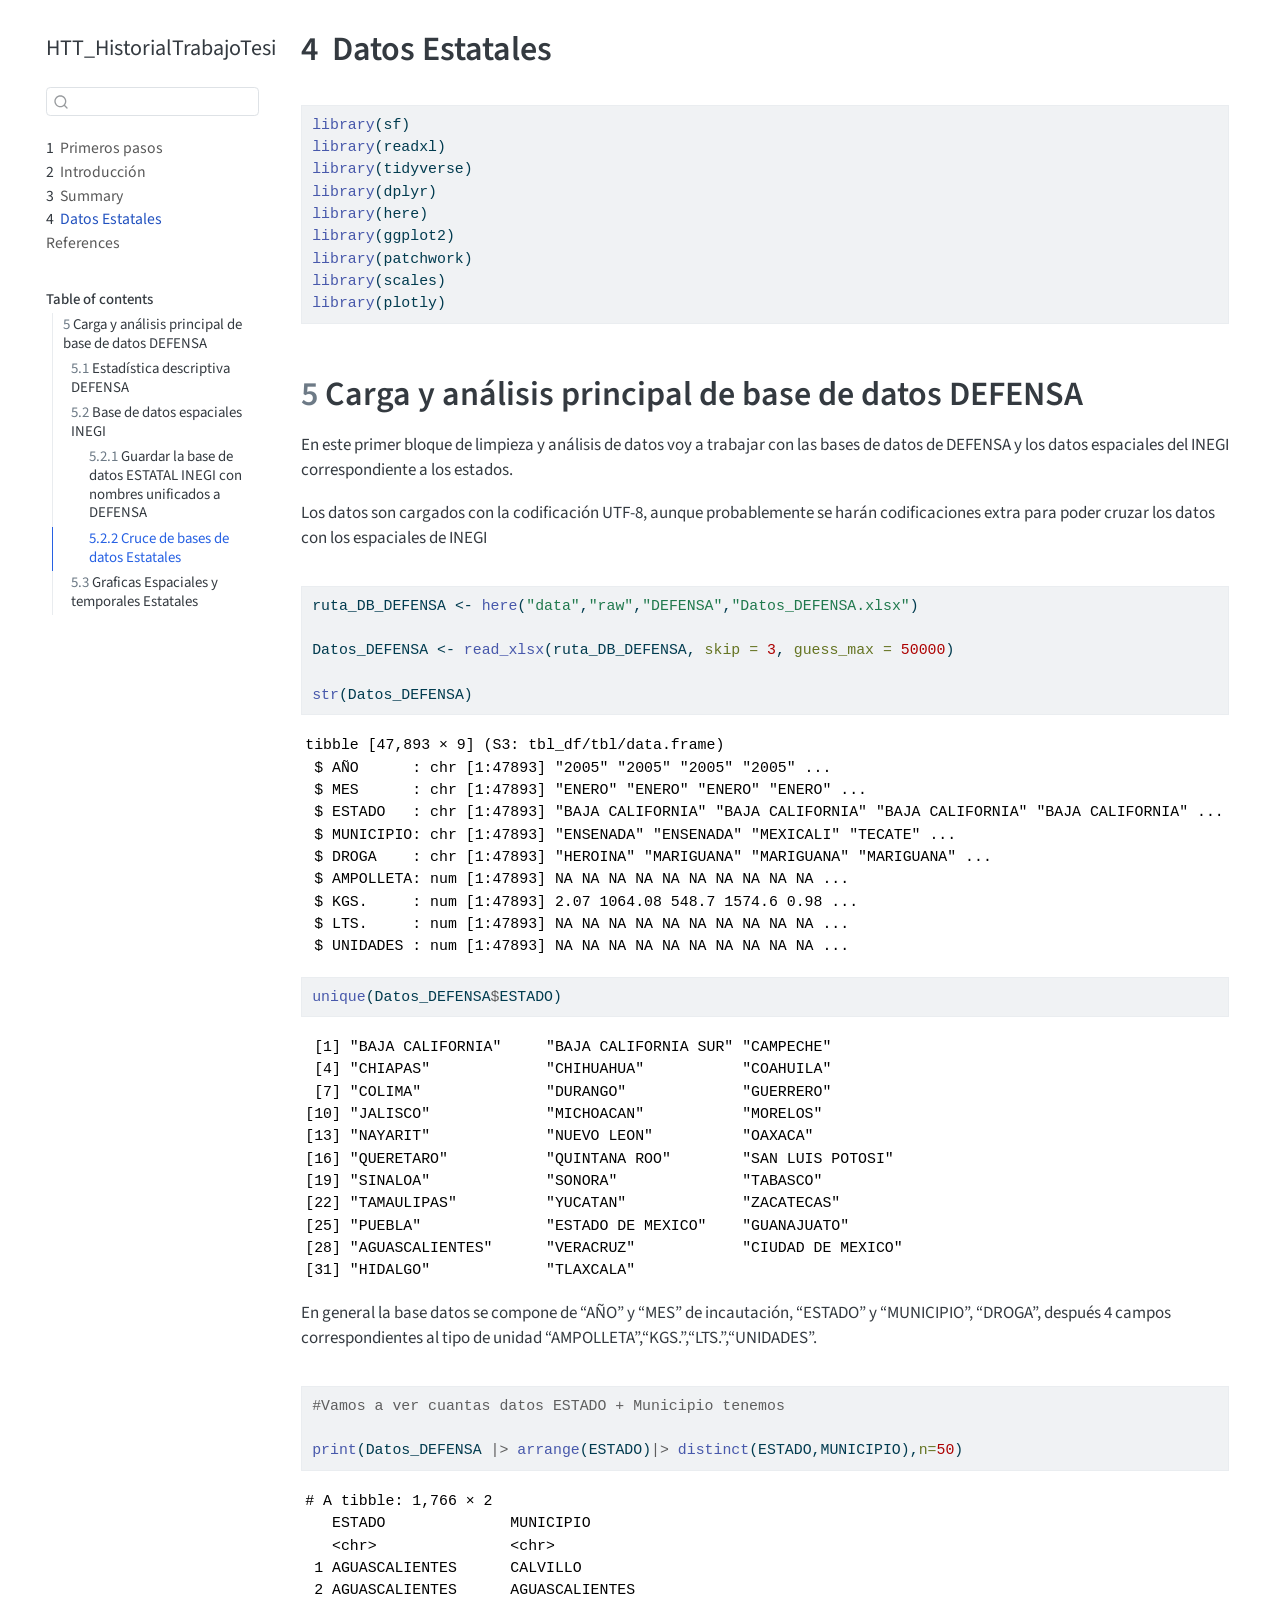
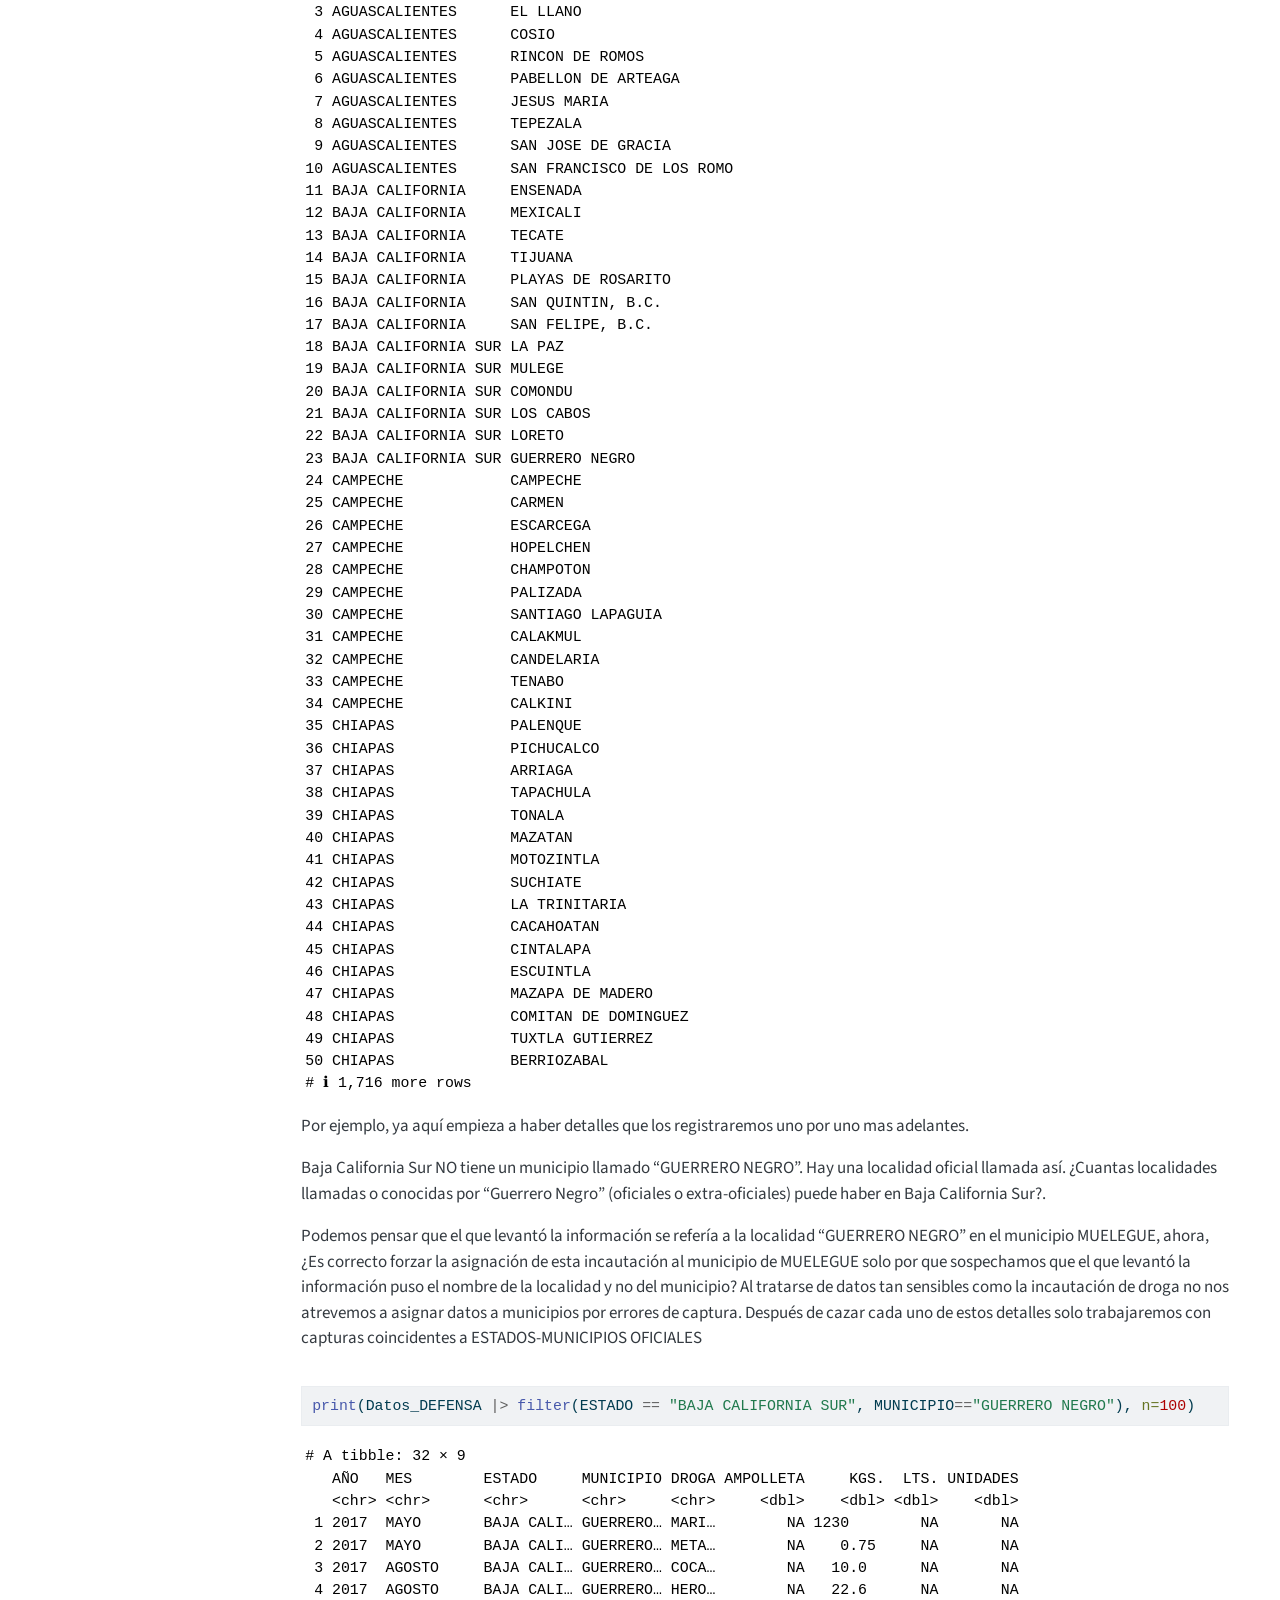
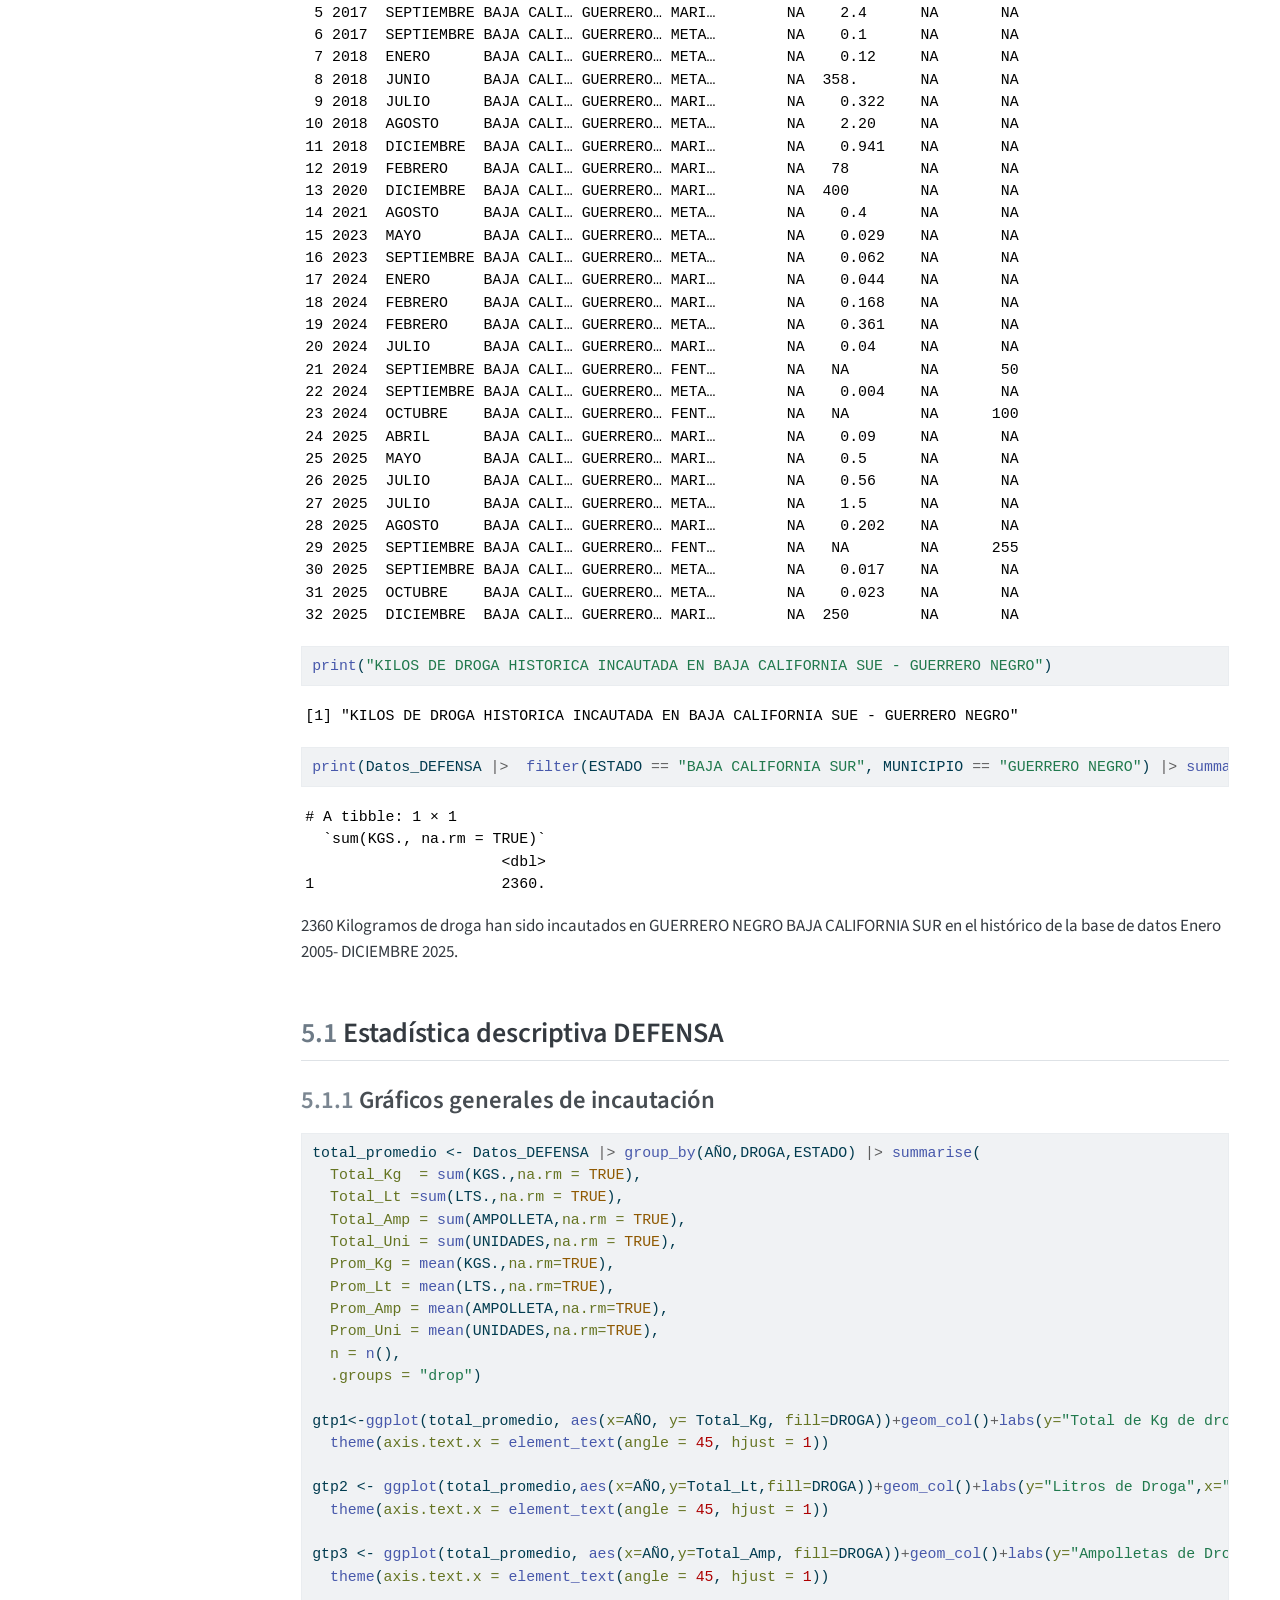
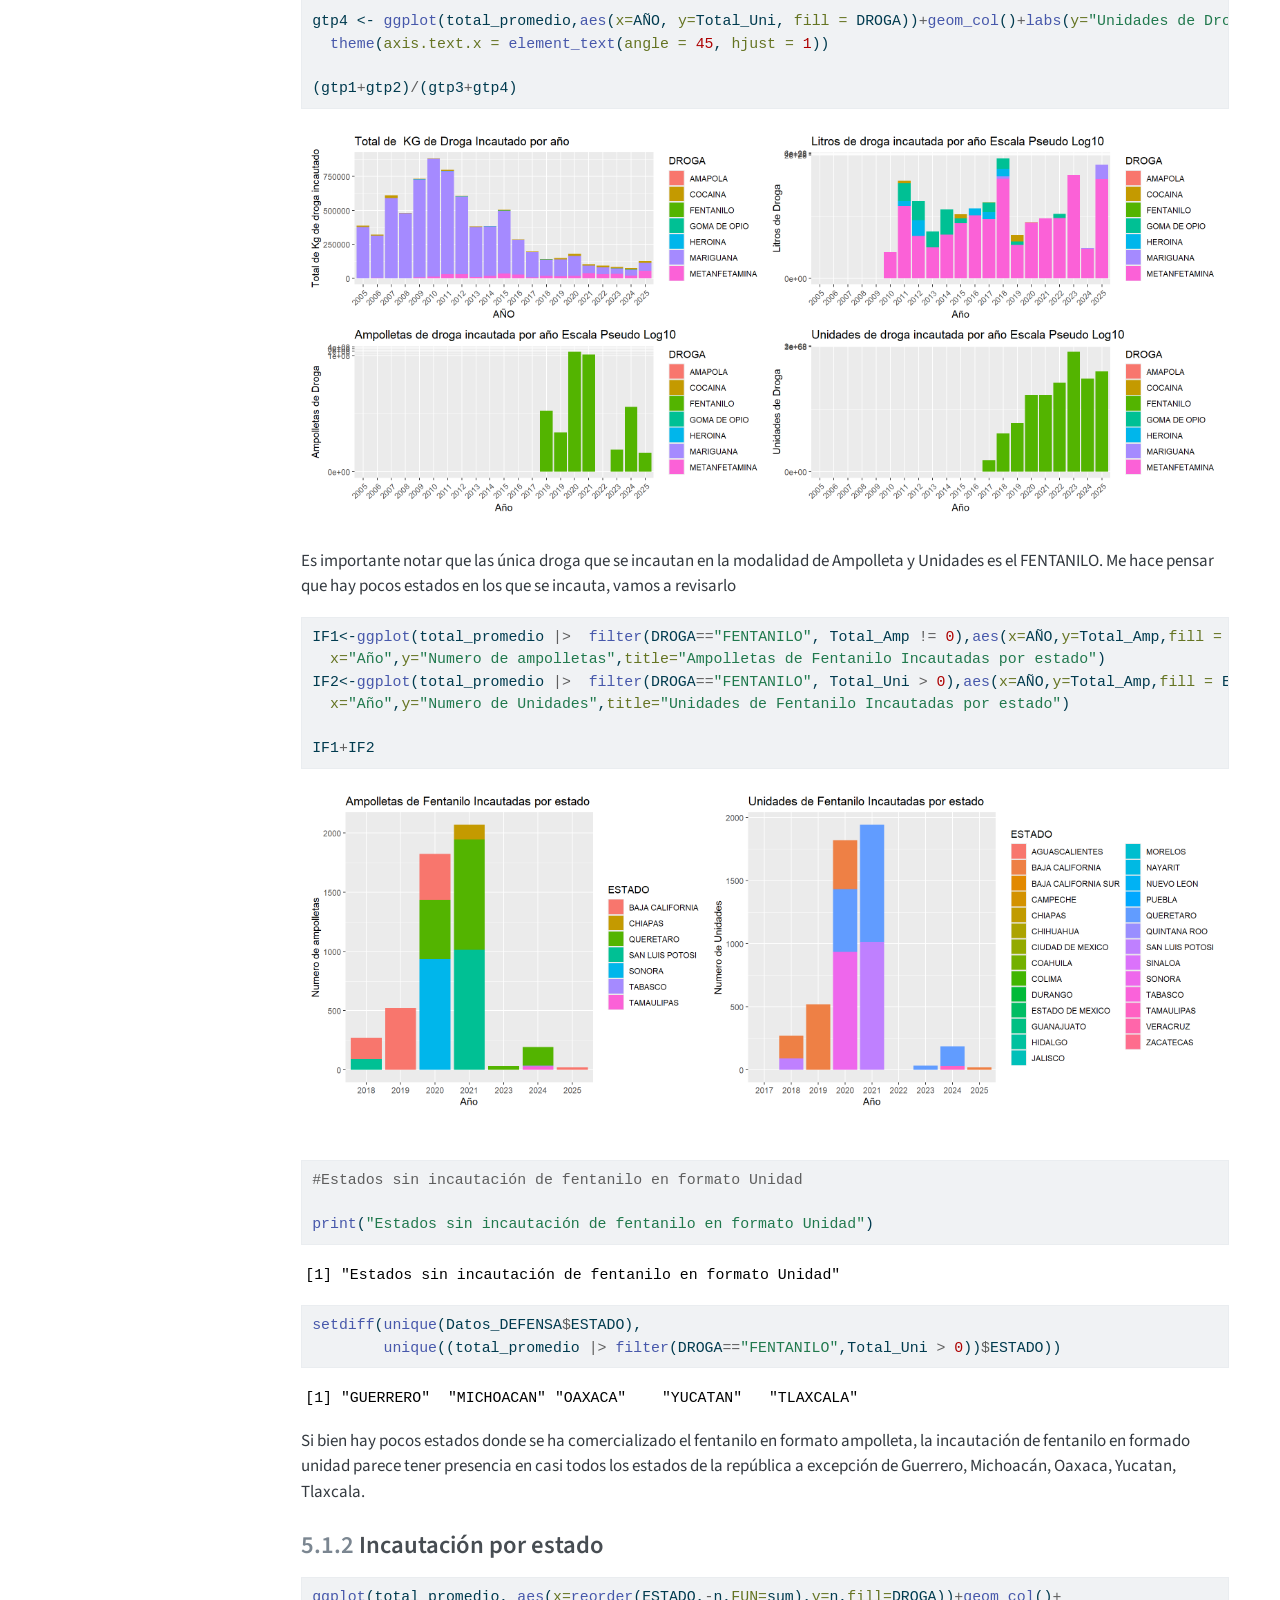
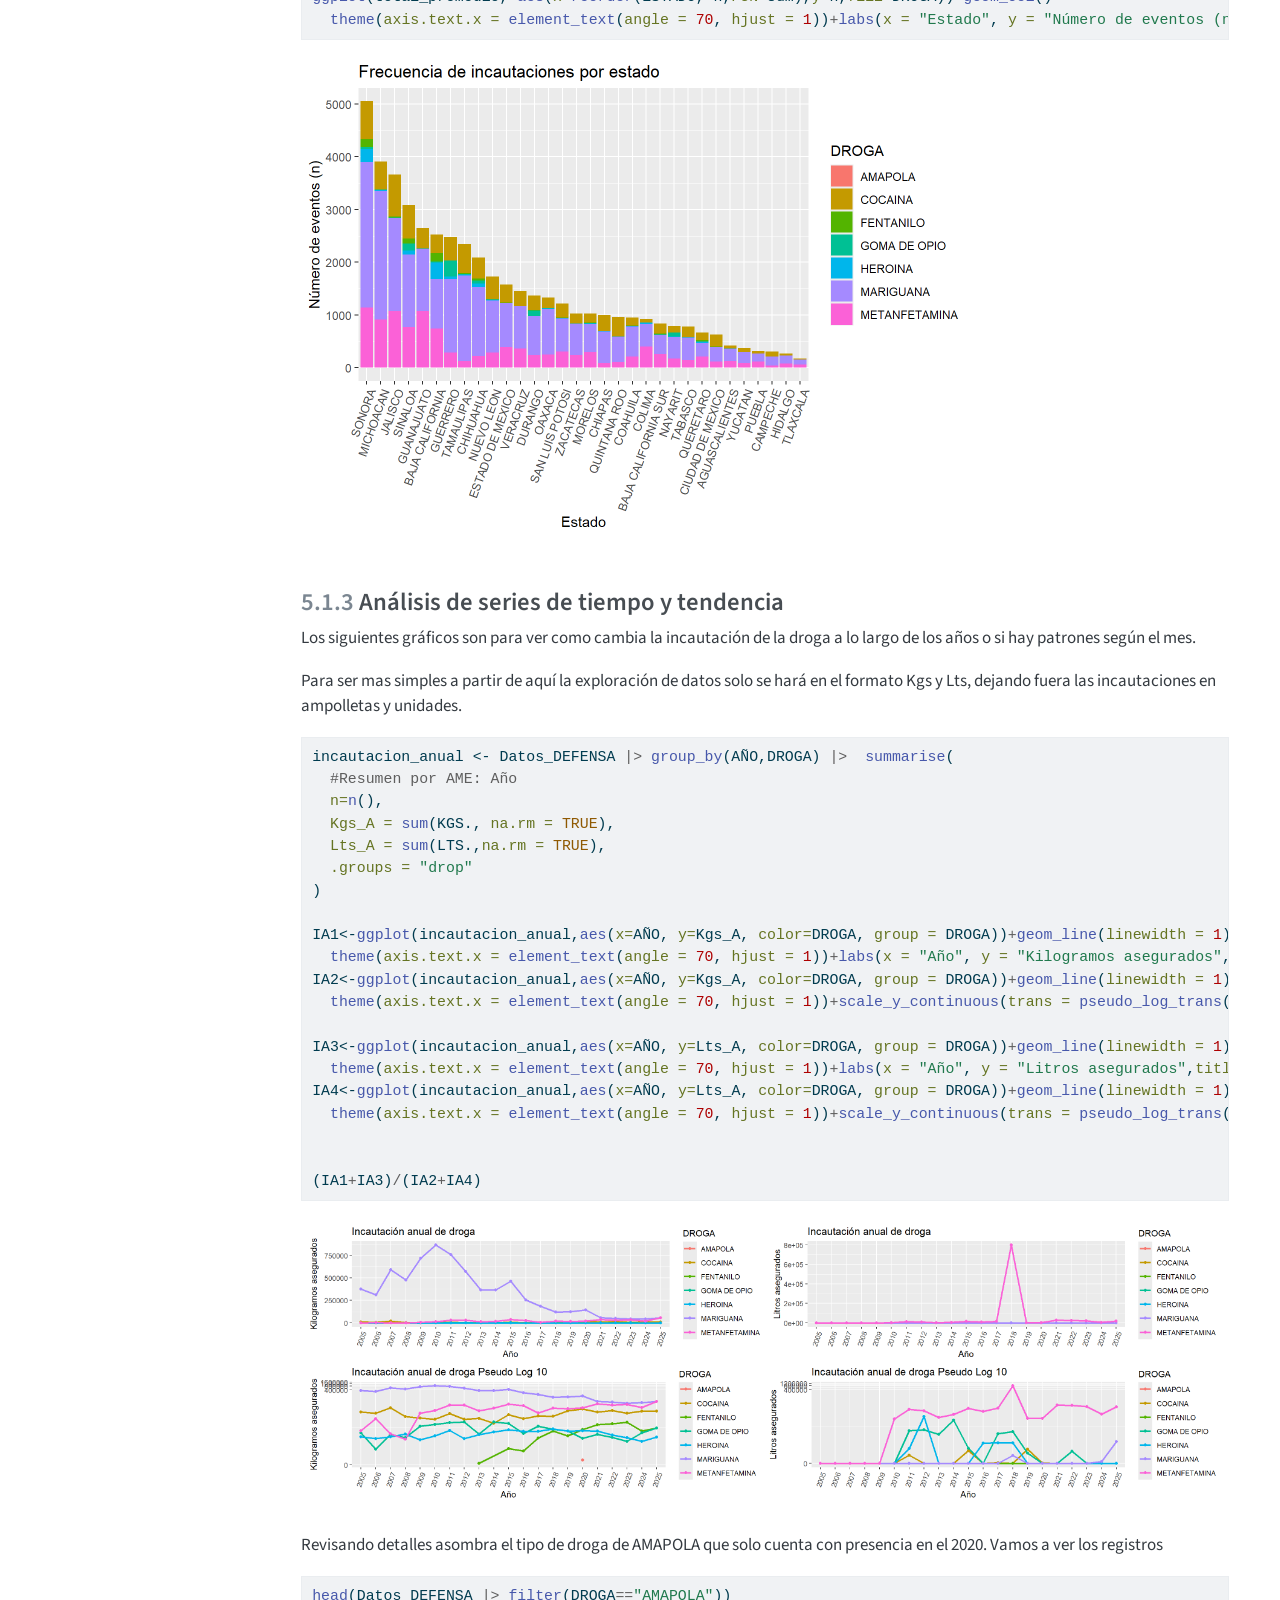
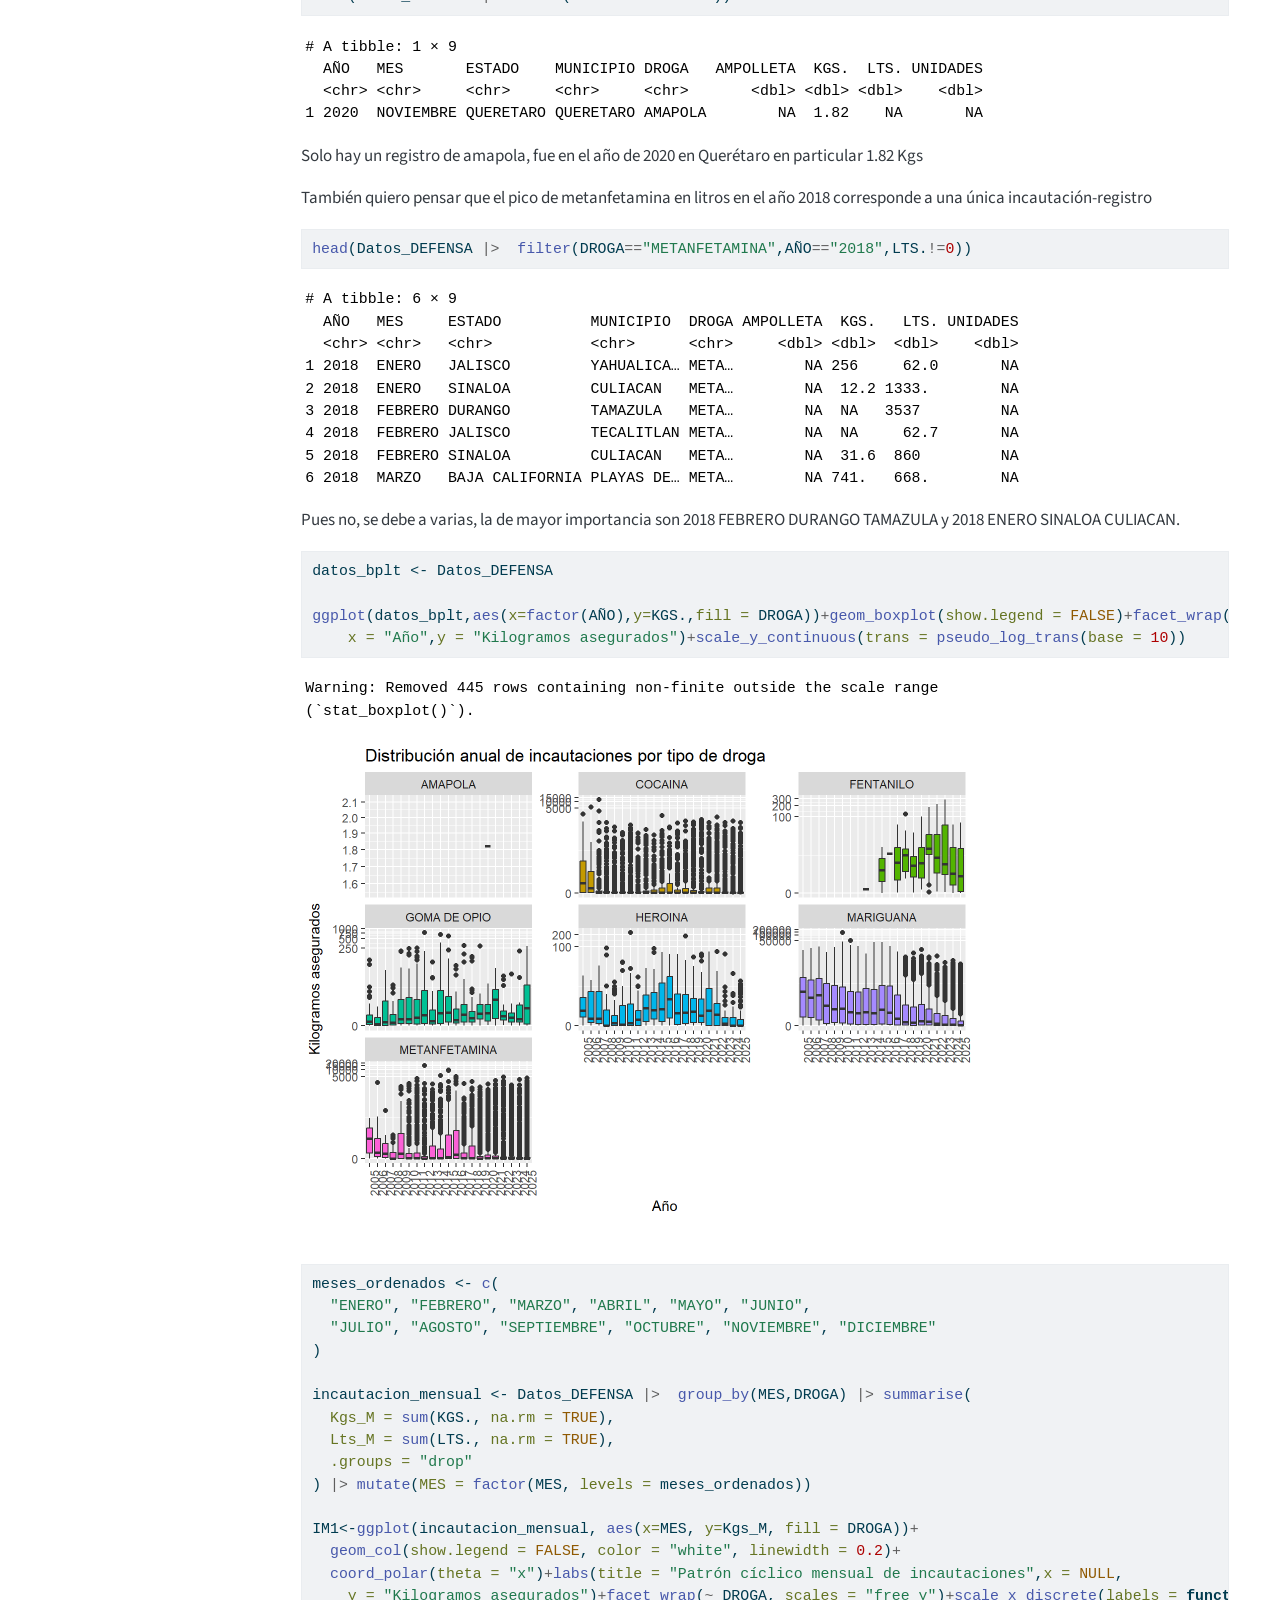
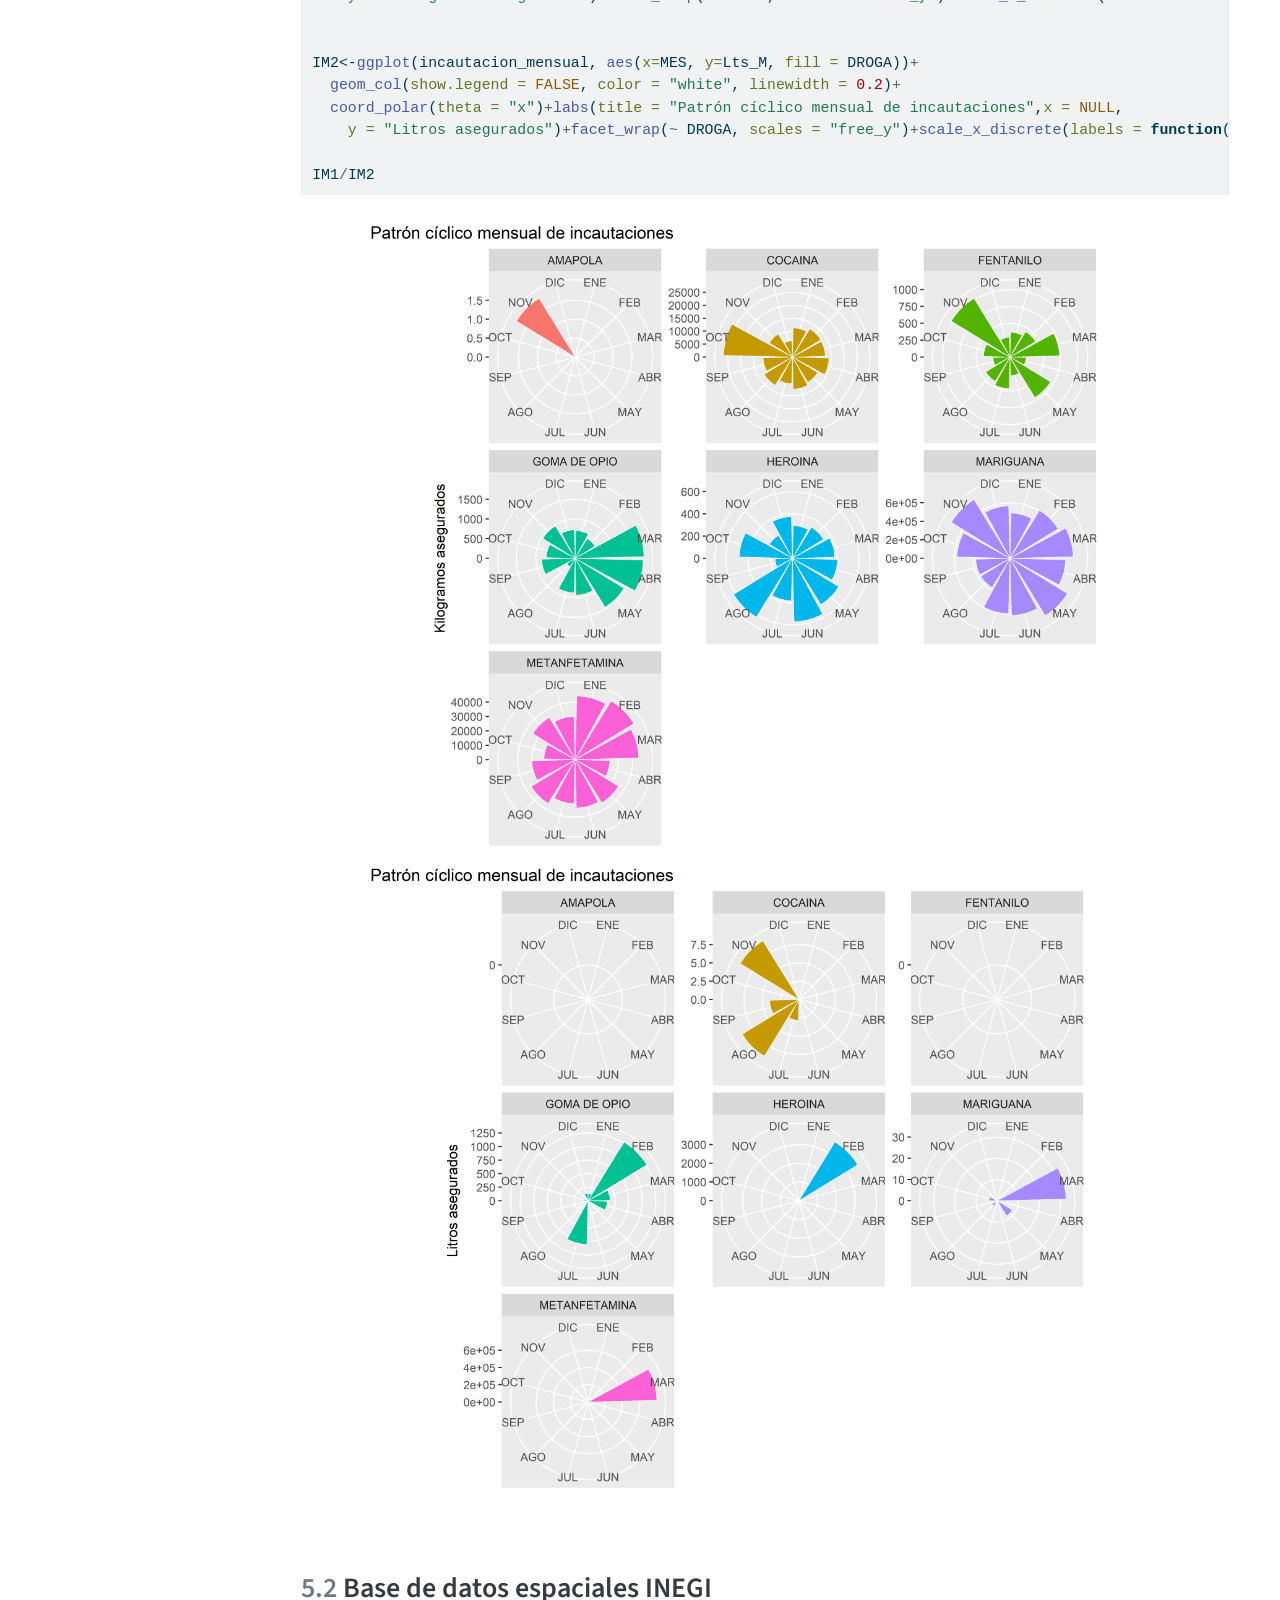
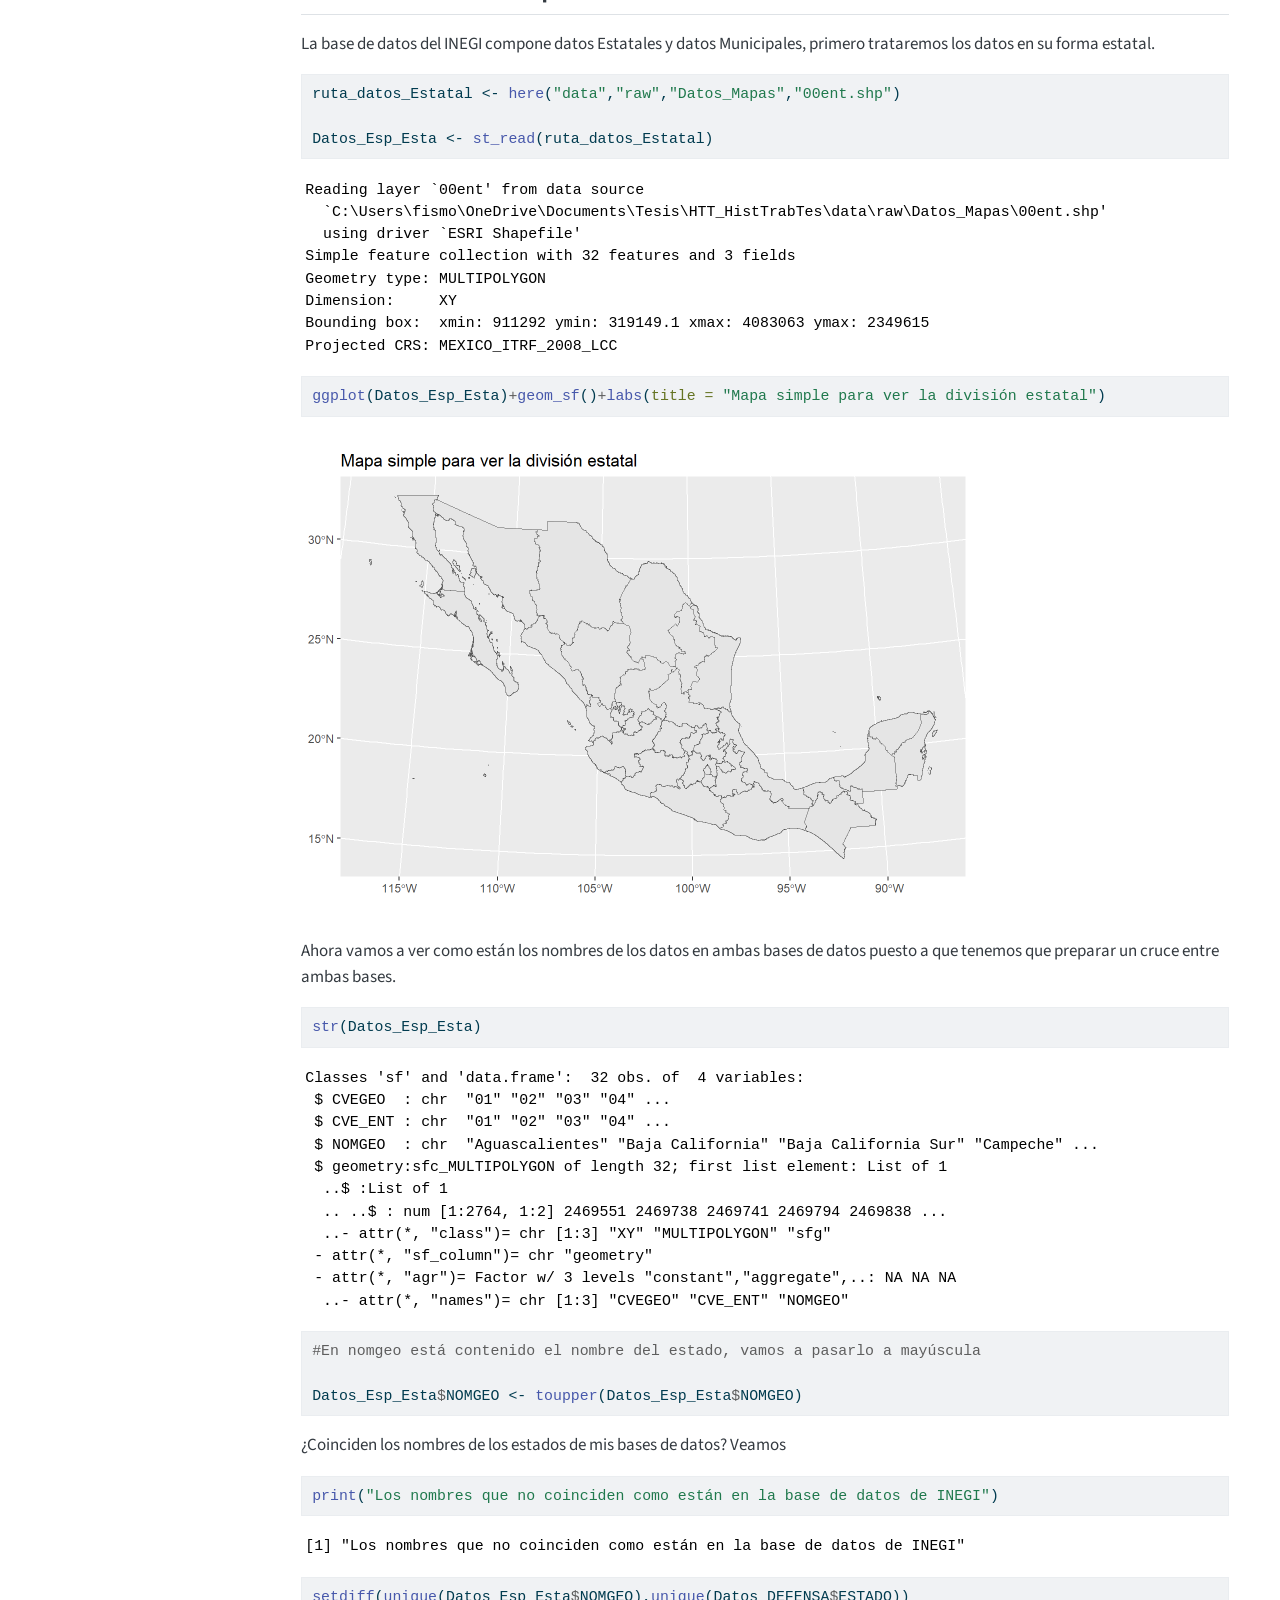
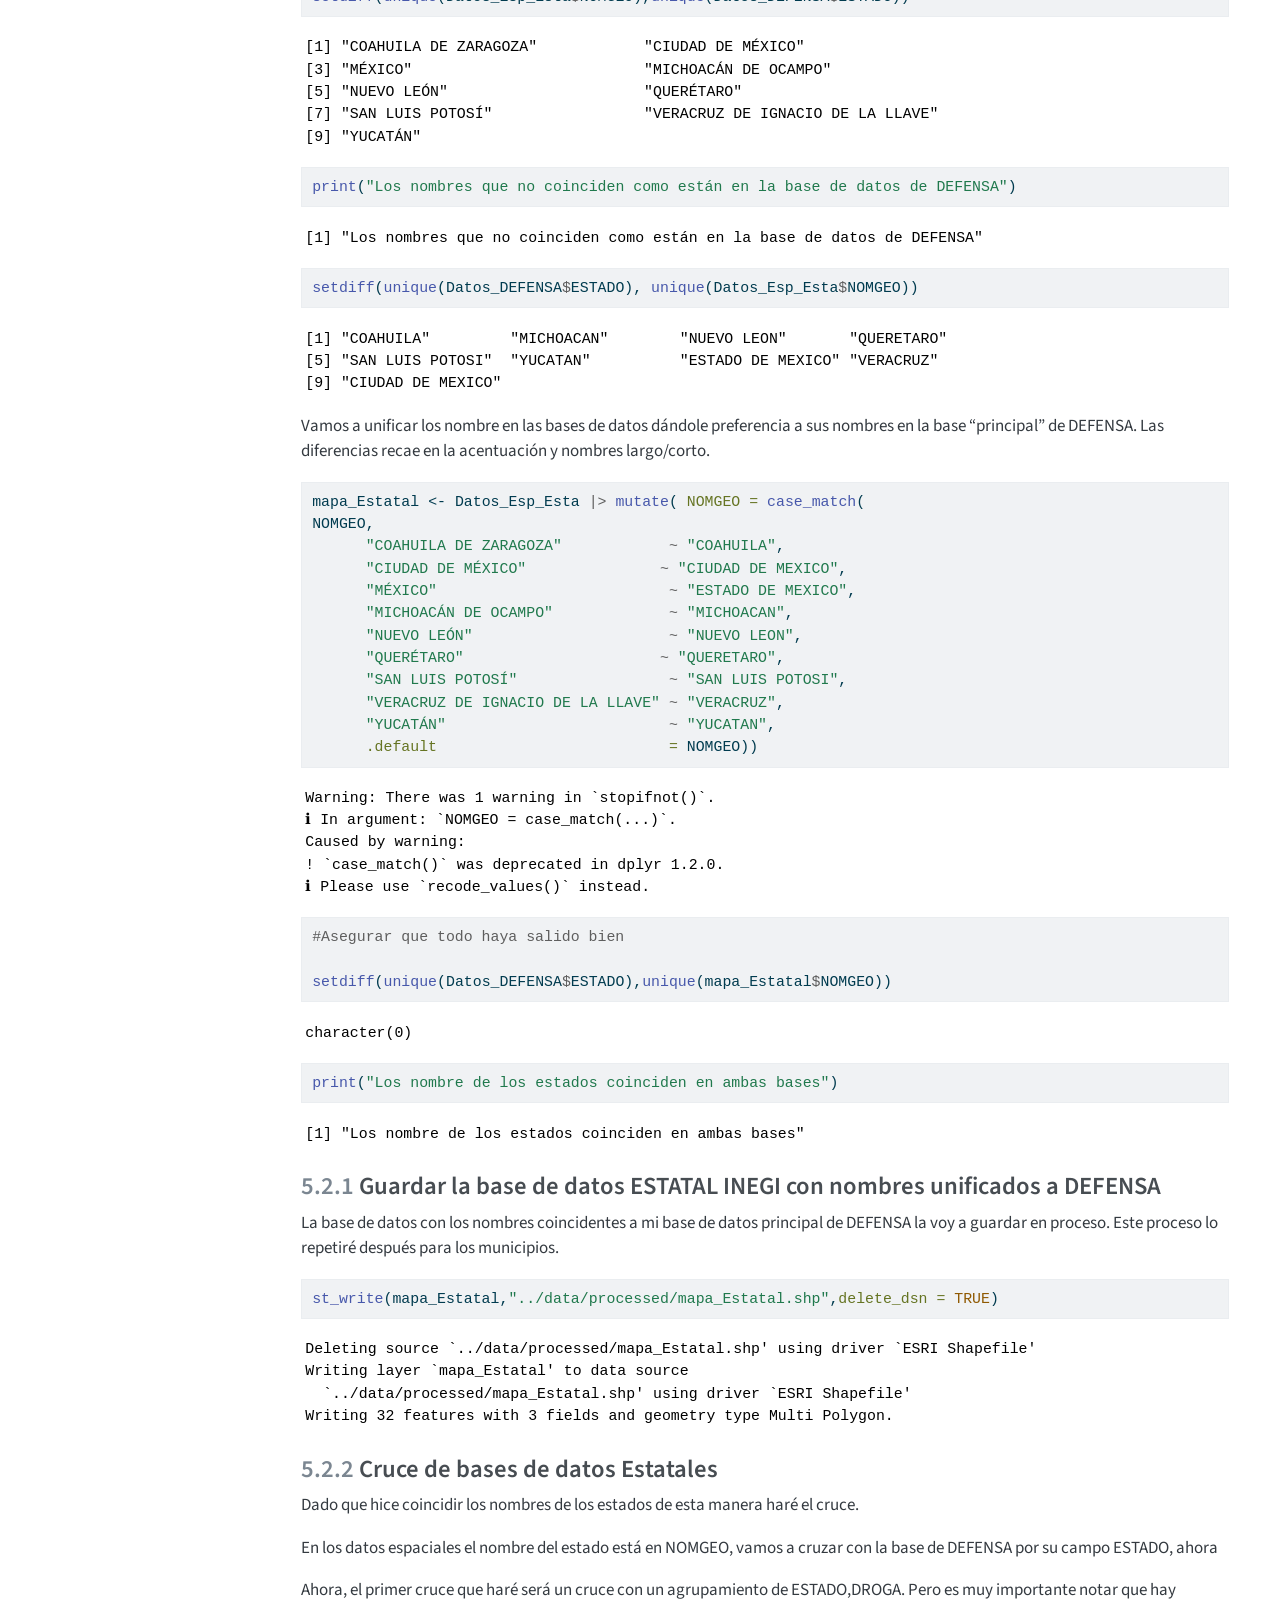
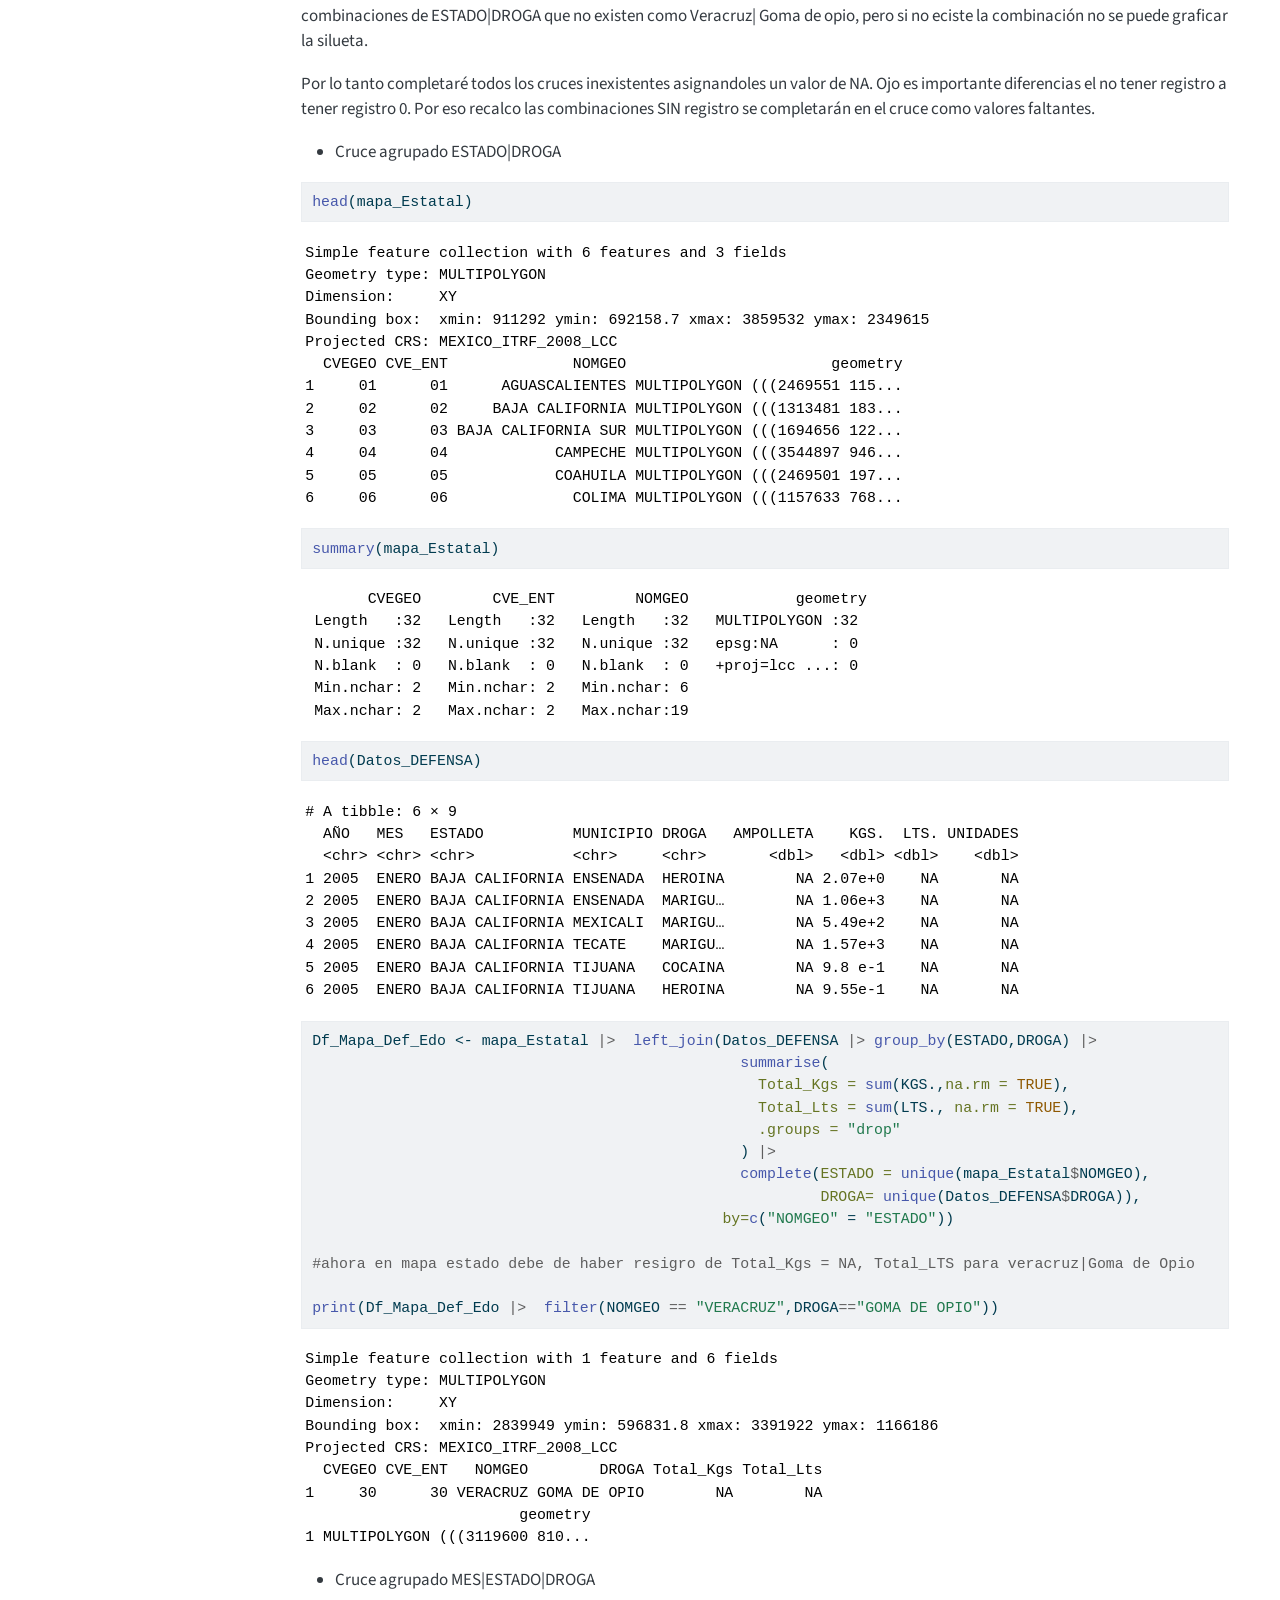
<file: notebooks/01_Datos.html>
<!DOCTYPE html>
<html xmlns="http://www.w3.org/1999/xhtml" lang="en" xml:lang="en"><head>

<meta charset="utf-8">
<meta name="generator" content="quarto-1.9.38">

<meta name="viewport" content="width=device-width, initial-scale=1.0, user-scalable=yes">


<title>4&nbsp; Datos Estatales – HTT_HistorialTrabajoTesis</title>
<style>
/* Default styles provided by pandoc.
** See https://pandoc.org/MANUAL.html#variables-for-html for config info.
*/
code{white-space: pre-wrap;}
span.smallcaps{font-variant: small-caps;}
div.columns{display: flex; gap: min(4vw, 1.5em);}
div.column{flex: auto; overflow-x: auto;}
div.hanging-indent{margin-left: 1.5em; text-indent: -1.5em;}
ul.task-list{list-style: none;}
ul.task-list li input[type="checkbox"] {
  width: 0.8em;
  margin: 0 0.8em 0.2em -1em; /* quarto-specific, see https://github.com/quarto-dev/quarto-cli/issues/4556 */ 
  vertical-align: middle;
}
/* CSS for syntax highlighting */
html { -webkit-text-size-adjust: 100%; }
pre > code.sourceCode { white-space: pre; position: relative; }
pre > code.sourceCode > span { display: inline-block; line-height: 1.25; }
pre > code.sourceCode > span:empty { height: 1.2em; }
.sourceCode { overflow: visible; }
code.sourceCode > span { color: inherit; text-decoration: inherit; }
div.sourceCode { margin: 1em 0; }
pre.sourceCode { margin: 0; }
@media screen {
div.sourceCode { overflow: auto; }
}
@media print {
pre > code.sourceCode { white-space: pre-wrap; }
pre > code.sourceCode > span { text-indent: -5em; padding-left: 5em; }
}
pre.numberSource code
  { counter-reset: source-line 0; }
pre.numberSource code > span
  { position: relative; left: -4em; counter-increment: source-line; }
pre.numberSource code > span > a:first-child::before
  { content: counter(source-line);
    position: relative; left: -1em; text-align: right; vertical-align: baseline;
    border: none; display: inline-block;
    -webkit-touch-callout: none; -webkit-user-select: none;
    -khtml-user-select: none; -moz-user-select: none;
    -ms-user-select: none; user-select: none;
    padding: 0 4px; width: 4em;
  }
pre.numberSource { margin-left: 3em;  padding-left: 4px; }
div.sourceCode
  {   }
@media screen {
pre > code.sourceCode > span > a:first-child::before { text-decoration: underline; }
}
</style>


<script src="../site_libs/quarto-nav/quarto-nav.js"></script>
<script src="../site_libs/quarto-nav/headroom.min.js"></script>
<script src="../site_libs/clipboard/clipboard.min.js"></script>
<script src="../site_libs/quarto-search/autocomplete.umd.js"></script>
<script src="../site_libs/quarto-search/fuse.min.js"></script>
<script src="../site_libs/quarto-search/quarto-search.js"></script>
<meta name="quarto:offset" content="../">
<link href="../references.html" rel="next">
<link href="../summary.html" rel="prev">
<script src="../site_libs/quarto-html/quarto.js" type="module"></script>
<script src="../site_libs/quarto-html/tabsets/tabsets.js" type="module"></script>
<script src="../site_libs/quarto-html/popper.min.js"></script>
<script src="../site_libs/quarto-html/tippy.umd.min.js"></script>
<script src="../site_libs/quarto-html/anchor.min.js"></script>
<link href="../site_libs/quarto-html/tippy.css" rel="stylesheet">
<link href="../site_libs/quarto-html/quarto-syntax-highlighting-15634bcf2e68342d4ad2dfa704d543f6.css" rel="stylesheet" id="quarto-text-highlighting-styles">
<script src="../site_libs/bootstrap/bootstrap.min.js"></script>
<link href="../site_libs/bootstrap/bootstrap-icons.css" rel="stylesheet">
<link href="../site_libs/bootstrap/bootstrap-7ac15b8a79fe5cd89217131b9707f42c.min.css" rel="stylesheet" append-hash="true" id="quarto-bootstrap" data-mode="light">
<script src="../site_libs/quarto-contrib/glightbox/glightbox.min.js"></script>
<link href="../site_libs/quarto-contrib/glightbox/glightbox.min.css" rel="stylesheet">
<link href="../site_libs/quarto-contrib/glightbox/lightbox.css" rel="stylesheet">
<script id="quarto-search-options" type="application/json">{
  "location": "sidebar",
  "copy-button": false,
  "collapse-after": 3,
  "panel-placement": "start",
  "type": "textbox",
  "limit": 50,
  "keyboard-shortcut": [
    "f",
    "/",
    "s"
  ],
  "show-item-context": false,
  "language": {
    "search-no-results-text": "No results",
    "search-matching-documents-text": "matching documents",
    "search-copy-link-title": "Copy link to search",
    "search-hide-matches-text": "Hide additional matches",
    "search-more-match-text": "more match in this document",
    "search-more-matches-text": "more matches in this document",
    "search-clear-button-title": "Clear",
    "search-text-placeholder": "",
    "search-detached-cancel-button-title": "Cancel",
    "search-submit-button-title": "Submit",
    "search-label": "Search"
  }
}</script>


</head>

<body class="nav-sidebar floating quarto-light">

<div id="quarto-search-results"></div>
  <header id="quarto-header" class="headroom fixed-top">
  <nav class="quarto-secondary-nav">
    <div class="container-fluid d-flex">
      <button type="button" class="quarto-btn-toggle btn" data-bs-toggle="collapse" role="button" data-bs-target=".quarto-sidebar-collapse-item" aria-controls="quarto-sidebar" aria-expanded="false" aria-label="Toggle sidebar navigation" onclick="if (window.quartoToggleHeadroom) { window.quartoToggleHeadroom(); }">
        <i class="bi bi-layout-text-sidebar-reverse"></i>
      </button>
        <nav class="quarto-page-breadcrumbs" aria-label="breadcrumb"><ol class="breadcrumb"><li class="breadcrumb-item"><a href="../notebooks/01_Datos.html"><span class="chapter-number">4</span>&nbsp; <span class="chapter-title">Datos Estatales</span></a></li></ol></nav>
        <a class="flex-grow-1" role="navigation" data-bs-toggle="collapse" data-bs-target=".quarto-sidebar-collapse-item" aria-controls="quarto-sidebar" aria-expanded="false" aria-label="Toggle sidebar navigation" onclick="if (window.quartoToggleHeadroom) { window.quartoToggleHeadroom(); }">      
        </a>
      <button type="button" class="btn quarto-search-button" aria-label="Search" onclick="window.quartoOpenSearch();">
        <i class="bi bi-search"></i>
      </button>
    </div>
  </nav>
</header>
<!-- content -->
<div id="quarto-content" class="quarto-container page-columns page-rows-contents page-layout-full">
<!-- sidebar -->
  <nav id="quarto-sidebar" class="sidebar collapse collapse-horizontal quarto-sidebar-collapse-item sidebar-navigation floating overflow-auto">
    <div class="pt-lg-2 mt-2 text-left sidebar-header">
    <div class="sidebar-title mb-0 py-0">
      <a href="../">HTT_HistorialTrabajoTesis</a> 
    </div>
      </div>
        <div class="mt-2 flex-shrink-0 align-items-center">
        <div class="sidebar-search">
        <div id="quarto-search" class="" title="Search"></div>
        </div>
        </div>
    <div class="sidebar-menu-container"> 
    <ul class="list-unstyled mt-1">
        <li class="sidebar-item">
  <div class="sidebar-item-container"> 
  <a href="../index.html" class="sidebar-item-text sidebar-link">
 <span class="menu-text"><span class="chapter-number">1</span>&nbsp; <span class="chapter-title">Primeros pasos</span></span></a>
  </div>
</li>
        <li class="sidebar-item">
  <div class="sidebar-item-container"> 
  <a href="../intro.html" class="sidebar-item-text sidebar-link">
 <span class="menu-text"><span class="chapter-number">2</span>&nbsp; <span class="chapter-title">Introducción</span></span></a>
  </div>
</li>
        <li class="sidebar-item">
  <div class="sidebar-item-container"> 
  <a href="../summary.html" class="sidebar-item-text sidebar-link">
 <span class="menu-text"><span class="chapter-number">3</span>&nbsp; <span class="chapter-title">Summary</span></span></a>
  </div>
</li>
        <li class="sidebar-item">
  <div class="sidebar-item-container"> 
  <a href="../notebooks/01_Datos.html" class="sidebar-item-text sidebar-link active">
 <span class="menu-text"><span class="chapter-number">4</span>&nbsp; <span class="chapter-title">Datos Estatales</span></span></a>
  </div>
</li>
        <li class="sidebar-item">
  <div class="sidebar-item-container"> 
  <a href="../references.html" class="sidebar-item-text sidebar-link">
 <span class="menu-text">References</span></a>
  </div>
</li>
    </ul>
    </div>
    <nav id="TOC" role="doc-toc" class="toc-active">
    <h2 id="toc-title">Table of contents</h2>
   
  <ul>
  <li><a href="#carga-y-análisis-principal-de-base-de-datos-defensa" id="toc-carga-y-análisis-principal-de-base-de-datos-defensa" class="nav-link active" data-scroll-target="#carga-y-análisis-principal-de-base-de-datos-defensa"><span class="header-section-number">5</span> Carga y análisis principal de base de datos DEFENSA</a>
  <ul class="collapse">
  <li><a href="#estadística-descriptiva-defensa" id="toc-estadística-descriptiva-defensa" class="nav-link" data-scroll-target="#estadística-descriptiva-defensa"><span class="header-section-number">5.1</span> Estadística descriptiva DEFENSA</a>
  <ul class="collapse">
  <li><a href="#gráficos-generales-de-incautación" id="toc-gráficos-generales-de-incautación" class="nav-link" data-scroll-target="#gráficos-generales-de-incautación"><span class="header-section-number">5.1.1</span> Gráficos generales de incautación</a></li>
  <li><a href="#incautación-por-estado" id="toc-incautación-por-estado" class="nav-link" data-scroll-target="#incautación-por-estado"><span class="header-section-number">5.1.2</span> Incautación por estado</a></li>
  <li><a href="#análisis-de-series-de-tiempo-y-tendencia" id="toc-análisis-de-series-de-tiempo-y-tendencia" class="nav-link" data-scroll-target="#análisis-de-series-de-tiempo-y-tendencia"><span class="header-section-number">5.1.3</span> Análisis de series de tiempo y tendencia</a></li>
  </ul></li>
  <li><a href="#base-de-datos-espaciales-inegi" id="toc-base-de-datos-espaciales-inegi" class="nav-link" data-scroll-target="#base-de-datos-espaciales-inegi"><span class="header-section-number">5.2</span> Base de datos espaciales INEGI</a>
  <ul class="collapse">
  <li><a href="#guardar-la-base-de-datos-estatal-inegi-con-nombres-unificados-a-defensa" id="toc-guardar-la-base-de-datos-estatal-inegi-con-nombres-unificados-a-defensa" class="nav-link" data-scroll-target="#guardar-la-base-de-datos-estatal-inegi-con-nombres-unificados-a-defensa"><span class="header-section-number">5.2.1</span> Guardar la base de datos ESTATAL INEGI con nombres unificados a DEFENSA</a></li>
  <li><a href="#cruce-de-bases-de-datos-estatales" id="toc-cruce-de-bases-de-datos-estatales" class="nav-link" data-scroll-target="#cruce-de-bases-de-datos-estatales"><span class="header-section-number">5.2.2</span> Cruce de bases de datos Estatales</a></li>
  </ul></li>
  <li><a href="#graficas-espaciales-y-temporales-estatales" id="toc-graficas-espaciales-y-temporales-estatales" class="nav-link" data-scroll-target="#graficas-espaciales-y-temporales-estatales"><span class="header-section-number">5.3</span> Graficas Espaciales y temporales Estatales</a>
  <ul class="collapse">
  <li><a href="#estacionalidad-de-aseguramientos" id="toc-estacionalidad-de-aseguramientos" class="nav-link" data-scroll-target="#estacionalidad-de-aseguramientos"><span class="header-section-number">5.3.1</span> Estacionalidad de Aseguramientos</a></li>
  <li><a href="#evolución-anual-de-incautaciones" id="toc-evolución-anual-de-incautaciones" class="nav-link" data-scroll-target="#evolución-anual-de-incautaciones"><span class="header-section-number">5.3.2</span> Evolución anual de Incautaciones</a></li>
  <li><a href="#series-temporales-de-evolución-de-incautaciones-de-cocaina-nacional-y-por-estado" id="toc-series-temporales-de-evolución-de-incautaciones-de-cocaina-nacional-y-por-estado" class="nav-link" data-scroll-target="#series-temporales-de-evolución-de-incautaciones-de-cocaina-nacional-y-por-estado"><span class="header-section-number">5.3.3</span> Series temporales de evolución de incautaciones de COCAINA NACIONAL y por estado</a></li>
  </ul></li>
  </ul></li>
  </ul>
</nav>
</nav>
<div id="quarto-sidebar-glass" class="quarto-sidebar-collapse-item" data-bs-toggle="collapse" data-bs-target=".quarto-sidebar-collapse-item"></div>
<!-- margin-sidebar -->
    <div id="quarto-margin-sidebar" class="sidebar margin-sidebar zindex-bottom">
    </div>
<!-- main -->
<main class="content page-columns page-full column-body" id="quarto-document-content">

<header id="title-block-header" class="quarto-title-block default">
<div class="quarto-title">
<h1 class="title"><span class="chapter-number">4</span>&nbsp; <span class="chapter-title">Datos Estatales</span></h1>
</div>



<div class="quarto-title-meta column-body">

    
  
    
  </div>
  


</header>


<div class="cell">
<div class="code-copy-outer-scaffold"><div class="sourceCode cell-code" id="cb1"><pre class="sourceCode r code-with-copy"><code class="sourceCode r"><span id="cb1-1"><a href="#cb1-1" aria-hidden="true" tabindex="-1"></a><span class="fu">library</span>(sf)</span>
<span id="cb1-2"><a href="#cb1-2" aria-hidden="true" tabindex="-1"></a><span class="fu">library</span>(readxl)</span>
<span id="cb1-3"><a href="#cb1-3" aria-hidden="true" tabindex="-1"></a><span class="fu">library</span>(tidyverse)</span>
<span id="cb1-4"><a href="#cb1-4" aria-hidden="true" tabindex="-1"></a><span class="fu">library</span>(dplyr)</span>
<span id="cb1-5"><a href="#cb1-5" aria-hidden="true" tabindex="-1"></a><span class="fu">library</span>(here)</span>
<span id="cb1-6"><a href="#cb1-6" aria-hidden="true" tabindex="-1"></a><span class="fu">library</span>(ggplot2)</span>
<span id="cb1-7"><a href="#cb1-7" aria-hidden="true" tabindex="-1"></a><span class="fu">library</span>(patchwork)</span>
<span id="cb1-8"><a href="#cb1-8" aria-hidden="true" tabindex="-1"></a><span class="fu">library</span>(scales)</span>
<span id="cb1-9"><a href="#cb1-9" aria-hidden="true" tabindex="-1"></a><span class="fu">library</span>(plotly)</span></code></pre></div><button title="Copy to Clipboard" class="code-copy-button"><i class="bi"></i></button></div>
</div>
<section id="carga-y-análisis-principal-de-base-de-datos-defensa" class="level1 page-columns page-full" data-number="5">
<h1 data-number="5"><span class="header-section-number">5</span> Carga y análisis principal de base de datos DEFENSA</h1>
<p>En este primer bloque de limpieza y análisis de datos voy a trabajar con las bases de datos de DEFENSA y los datos espaciales del INEGI correspondiente a los estados.</p>
<p>Los datos son cargados con la codificación UTF-8, aunque probablemente se harán codificaciones extra para poder cruzar los datos con los espaciales de INEGI</p>
<div class="cell">
<div class="code-copy-outer-scaffold"><div class="sourceCode cell-code" id="cb2"><pre class="sourceCode r code-with-copy"><code class="sourceCode r"><span id="cb2-1"><a href="#cb2-1" aria-hidden="true" tabindex="-1"></a>ruta_DB_DEFENSA <span class="ot">&lt;-</span> <span class="fu">here</span>(<span class="st">"data"</span>,<span class="st">"raw"</span>,<span class="st">"DEFENSA"</span>,<span class="st">"Datos_DEFENSA.xlsx"</span>)</span>
<span id="cb2-2"><a href="#cb2-2" aria-hidden="true" tabindex="-1"></a></span>
<span id="cb2-3"><a href="#cb2-3" aria-hidden="true" tabindex="-1"></a>Datos_DEFENSA <span class="ot">&lt;-</span> <span class="fu">read_xlsx</span>(ruta_DB_DEFENSA, <span class="at">skip =</span> <span class="dv">3</span>, <span class="at">guess_max =</span> <span class="dv">50000</span>)</span>
<span id="cb2-4"><a href="#cb2-4" aria-hidden="true" tabindex="-1"></a></span>
<span id="cb2-5"><a href="#cb2-5" aria-hidden="true" tabindex="-1"></a><span class="fu">str</span>(Datos_DEFENSA)</span></code></pre></div><button title="Copy to Clipboard" class="code-copy-button"><i class="bi"></i></button></div>
<div class="cell-output cell-output-stdout">
<pre><code>tibble [47,893 × 9] (S3: tbl_df/tbl/data.frame)
 $ AÑO      : chr [1:47893] "2005" "2005" "2005" "2005" ...
 $ MES      : chr [1:47893] "ENERO" "ENERO" "ENERO" "ENERO" ...
 $ ESTADO   : chr [1:47893] "BAJA CALIFORNIA" "BAJA CALIFORNIA" "BAJA CALIFORNIA" "BAJA CALIFORNIA" ...
 $ MUNICIPIO: chr [1:47893] "ENSENADA" "ENSENADA" "MEXICALI" "TECATE" ...
 $ DROGA    : chr [1:47893] "HEROINA" "MARIGUANA" "MARIGUANA" "MARIGUANA" ...
 $ AMPOLLETA: num [1:47893] NA NA NA NA NA NA NA NA NA NA ...
 $ KGS.     : num [1:47893] 2.07 1064.08 548.7 1574.6 0.98 ...
 $ LTS.     : num [1:47893] NA NA NA NA NA NA NA NA NA NA ...
 $ UNIDADES : num [1:47893] NA NA NA NA NA NA NA NA NA NA ...</code></pre>
</div>
<div class="code-copy-outer-scaffold"><div class="sourceCode cell-code" id="cb4"><pre class="sourceCode r code-with-copy"><code class="sourceCode r"><span id="cb4-1"><a href="#cb4-1" aria-hidden="true" tabindex="-1"></a><span class="fu">unique</span>(Datos_DEFENSA<span class="sc">$</span>ESTADO)</span></code></pre></div><button title="Copy to Clipboard" class="code-copy-button"><i class="bi"></i></button></div>
<div class="cell-output cell-output-stdout">
<pre><code> [1] "BAJA CALIFORNIA"     "BAJA CALIFORNIA SUR" "CAMPECHE"           
 [4] "CHIAPAS"             "CHIHUAHUA"           "COAHUILA"           
 [7] "COLIMA"              "DURANGO"             "GUERRERO"           
[10] "JALISCO"             "MICHOACAN"           "MORELOS"            
[13] "NAYARIT"             "NUEVO LEON"          "OAXACA"             
[16] "QUERETARO"           "QUINTANA ROO"        "SAN LUIS POTOSI"    
[19] "SINALOA"             "SONORA"              "TABASCO"            
[22] "TAMAULIPAS"          "YUCATAN"             "ZACATECAS"          
[25] "PUEBLA"              "ESTADO DE MEXICO"    "GUANAJUATO"         
[28] "AGUASCALIENTES"      "VERACRUZ"            "CIUDAD DE MEXICO"   
[31] "HIDALGO"             "TLAXCALA"           </code></pre>
</div>
</div>
<p>En general la base datos se compone de “AÑO” y “MES” de incautación, “ESTADO” y “MUNICIPIO”, “DROGA”, después 4 campos correspondientes al tipo de unidad “AMPOLLETA”,“KGS.”,“LTS.”,“UNIDADES”.</p>
<div class="cell">
<div class="code-copy-outer-scaffold"><div class="sourceCode cell-code" id="cb6"><pre class="sourceCode r code-with-copy"><code class="sourceCode r"><span id="cb6-1"><a href="#cb6-1" aria-hidden="true" tabindex="-1"></a><span class="co">#Vamos a ver cuantas datos ESTADO + Municipio tenemos</span></span>
<span id="cb6-2"><a href="#cb6-2" aria-hidden="true" tabindex="-1"></a></span>
<span id="cb6-3"><a href="#cb6-3" aria-hidden="true" tabindex="-1"></a><span class="fu">print</span>(Datos_DEFENSA <span class="sc">|&gt;</span> <span class="fu">arrange</span>(ESTADO)<span class="sc">|&gt;</span> <span class="fu">distinct</span>(ESTADO,MUNICIPIO),<span class="at">n=</span><span class="dv">50</span>)</span></code></pre></div><button title="Copy to Clipboard" class="code-copy-button"><i class="bi"></i></button></div>
<div class="cell-output cell-output-stdout">
<pre><code># A tibble: 1,766 × 2
   ESTADO              MUNICIPIO                
   &lt;chr&gt;               &lt;chr&gt;                    
 1 AGUASCALIENTES      CALVILLO                 
 2 AGUASCALIENTES      AGUASCALIENTES           
 3 AGUASCALIENTES      EL LLANO                 
 4 AGUASCALIENTES      COSIO                    
 5 AGUASCALIENTES      RINCON DE ROMOS          
 6 AGUASCALIENTES      PABELLON DE ARTEAGA      
 7 AGUASCALIENTES      JESUS MARIA              
 8 AGUASCALIENTES      TEPEZALA                 
 9 AGUASCALIENTES      SAN JOSE DE GRACIA       
10 AGUASCALIENTES      SAN FRANCISCO DE LOS ROMO
11 BAJA CALIFORNIA     ENSENADA                 
12 BAJA CALIFORNIA     MEXICALI                 
13 BAJA CALIFORNIA     TECATE                   
14 BAJA CALIFORNIA     TIJUANA                  
15 BAJA CALIFORNIA     PLAYAS DE ROSARITO       
16 BAJA CALIFORNIA     SAN QUINTIN, B.C.        
17 BAJA CALIFORNIA     SAN FELIPE, B.C.         
18 BAJA CALIFORNIA SUR LA PAZ                   
19 BAJA CALIFORNIA SUR MULEGE                   
20 BAJA CALIFORNIA SUR COMONDU                  
21 BAJA CALIFORNIA SUR LOS CABOS                
22 BAJA CALIFORNIA SUR LORETO                   
23 BAJA CALIFORNIA SUR GUERRERO NEGRO           
24 CAMPECHE            CAMPECHE                 
25 CAMPECHE            CARMEN                   
26 CAMPECHE            ESCARCEGA                
27 CAMPECHE            HOPELCHEN                
28 CAMPECHE            CHAMPOTON                
29 CAMPECHE            PALIZADA                 
30 CAMPECHE            SANTIAGO LAPAGUIA        
31 CAMPECHE            CALAKMUL                 
32 CAMPECHE            CANDELARIA               
33 CAMPECHE            TENABO                   
34 CAMPECHE            CALKINI                  
35 CHIAPAS             PALENQUE                 
36 CHIAPAS             PICHUCALCO               
37 CHIAPAS             ARRIAGA                  
38 CHIAPAS             TAPACHULA                
39 CHIAPAS             TONALA                   
40 CHIAPAS             MAZATAN                  
41 CHIAPAS             MOTOZINTLA               
42 CHIAPAS             SUCHIATE                 
43 CHIAPAS             LA TRINITARIA            
44 CHIAPAS             CACAHOATAN               
45 CHIAPAS             CINTALAPA                
46 CHIAPAS             ESCUINTLA                
47 CHIAPAS             MAZAPA DE MADERO         
48 CHIAPAS             COMITAN DE DOMINGUEZ     
49 CHIAPAS             TUXTLA GUTIERREZ         
50 CHIAPAS             BERRIOZABAL              
# ℹ 1,716 more rows</code></pre>
</div>
</div>
<p>Por ejemplo, ya aquí empieza a haber detalles que los registraremos uno por uno mas adelantes.</p>
<p>Baja California Sur NO tiene un municipio llamado “GUERRERO NEGRO”. Hay una localidad oficial llamada así. ¿Cuantas localidades llamadas o conocidas por “Guerrero Negro” (oficiales o extra-oficiales) puede haber en Baja California Sur?.</p>
<p>Podemos pensar que el que levantó la información se refería a la localidad “GUERRERO NEGRO” en el municipio MUELEGUE, ahora, ¿Es correcto forzar la asignación de esta incautación al municipio de MUELEGUE solo por que sospechamos que el que levantó la información puso el nombre de la localidad y no del municipio? Al tratarse de datos tan sensibles como la incautación de droga no nos atrevemos a asignar datos a municipios por errores de captura. Después de cazar cada uno de estos detalles solo trabajaremos con capturas coincidentes a ESTADOS-MUNICIPIOS OFICIALES</p>
<div class="cell">
<div class="code-copy-outer-scaffold"><div class="sourceCode cell-code" id="cb8"><pre class="sourceCode r code-with-copy"><code class="sourceCode r"><span id="cb8-1"><a href="#cb8-1" aria-hidden="true" tabindex="-1"></a><span class="fu">print</span>(Datos_DEFENSA <span class="sc">|&gt;</span> <span class="fu">filter</span>(ESTADO <span class="sc">==</span> <span class="st">"BAJA CALIFORNIA SUR"</span>, MUNICIPIO<span class="sc">==</span><span class="st">"GUERRERO NEGRO"</span>), <span class="at">n=</span><span class="dv">100</span>)</span></code></pre></div><button title="Copy to Clipboard" class="code-copy-button"><i class="bi"></i></button></div>
<div class="cell-output cell-output-stdout">
<pre><code># A tibble: 32 × 9
   AÑO   MES        ESTADO     MUNICIPIO DROGA AMPOLLETA     KGS.  LTS. UNIDADES
   &lt;chr&gt; &lt;chr&gt;      &lt;chr&gt;      &lt;chr&gt;     &lt;chr&gt;     &lt;dbl&gt;    &lt;dbl&gt; &lt;dbl&gt;    &lt;dbl&gt;
 1 2017  MAYO       BAJA CALI… GUERRERO… MARI…        NA 1230        NA       NA
 2 2017  MAYO       BAJA CALI… GUERRERO… META…        NA    0.75     NA       NA
 3 2017  AGOSTO     BAJA CALI… GUERRERO… COCA…        NA   10.0      NA       NA
 4 2017  AGOSTO     BAJA CALI… GUERRERO… HERO…        NA   22.6      NA       NA
 5 2017  SEPTIEMBRE BAJA CALI… GUERRERO… MARI…        NA    2.4      NA       NA
 6 2017  SEPTIEMBRE BAJA CALI… GUERRERO… META…        NA    0.1      NA       NA
 7 2018  ENERO      BAJA CALI… GUERRERO… META…        NA    0.12     NA       NA
 8 2018  JUNIO      BAJA CALI… GUERRERO… META…        NA  358.       NA       NA
 9 2018  JULIO      BAJA CALI… GUERRERO… MARI…        NA    0.322    NA       NA
10 2018  AGOSTO     BAJA CALI… GUERRERO… META…        NA    2.20     NA       NA
11 2018  DICIEMBRE  BAJA CALI… GUERRERO… MARI…        NA    0.941    NA       NA
12 2019  FEBRERO    BAJA CALI… GUERRERO… MARI…        NA   78        NA       NA
13 2020  DICIEMBRE  BAJA CALI… GUERRERO… MARI…        NA  400        NA       NA
14 2021  AGOSTO     BAJA CALI… GUERRERO… META…        NA    0.4      NA       NA
15 2023  MAYO       BAJA CALI… GUERRERO… META…        NA    0.029    NA       NA
16 2023  SEPTIEMBRE BAJA CALI… GUERRERO… META…        NA    0.062    NA       NA
17 2024  ENERO      BAJA CALI… GUERRERO… MARI…        NA    0.044    NA       NA
18 2024  FEBRERO    BAJA CALI… GUERRERO… MARI…        NA    0.168    NA       NA
19 2024  FEBRERO    BAJA CALI… GUERRERO… META…        NA    0.361    NA       NA
20 2024  JULIO      BAJA CALI… GUERRERO… MARI…        NA    0.04     NA       NA
21 2024  SEPTIEMBRE BAJA CALI… GUERRERO… FENT…        NA   NA        NA       50
22 2024  SEPTIEMBRE BAJA CALI… GUERRERO… META…        NA    0.004    NA       NA
23 2024  OCTUBRE    BAJA CALI… GUERRERO… FENT…        NA   NA        NA      100
24 2025  ABRIL      BAJA CALI… GUERRERO… MARI…        NA    0.09     NA       NA
25 2025  MAYO       BAJA CALI… GUERRERO… MARI…        NA    0.5      NA       NA
26 2025  JULIO      BAJA CALI… GUERRERO… MARI…        NA    0.56     NA       NA
27 2025  JULIO      BAJA CALI… GUERRERO… META…        NA    1.5      NA       NA
28 2025  AGOSTO     BAJA CALI… GUERRERO… MARI…        NA    0.202    NA       NA
29 2025  SEPTIEMBRE BAJA CALI… GUERRERO… FENT…        NA   NA        NA      255
30 2025  SEPTIEMBRE BAJA CALI… GUERRERO… META…        NA    0.017    NA       NA
31 2025  OCTUBRE    BAJA CALI… GUERRERO… META…        NA    0.023    NA       NA
32 2025  DICIEMBRE  BAJA CALI… GUERRERO… MARI…        NA  250        NA       NA</code></pre>
</div>
<div class="code-copy-outer-scaffold"><div class="sourceCode cell-code" id="cb10"><pre class="sourceCode r code-with-copy"><code class="sourceCode r"><span id="cb10-1"><a href="#cb10-1" aria-hidden="true" tabindex="-1"></a><span class="fu">print</span>(<span class="st">"KILOS DE DROGA HISTORICA INCAUTADA EN BAJA CALIFORNIA SUE - GUERRERO NEGRO"</span>)</span></code></pre></div><button title="Copy to Clipboard" class="code-copy-button"><i class="bi"></i></button></div>
<div class="cell-output cell-output-stdout">
<pre><code>[1] "KILOS DE DROGA HISTORICA INCAUTADA EN BAJA CALIFORNIA SUE - GUERRERO NEGRO"</code></pre>
</div>
<div class="code-copy-outer-scaffold"><div class="sourceCode cell-code" id="cb12"><pre class="sourceCode r code-with-copy"><code class="sourceCode r"><span id="cb12-1"><a href="#cb12-1" aria-hidden="true" tabindex="-1"></a><span class="fu">print</span>(Datos_DEFENSA <span class="sc">|&gt;</span>  <span class="fu">filter</span>(ESTADO <span class="sc">==</span> <span class="st">"BAJA CALIFORNIA SUR"</span>, MUNICIPIO <span class="sc">==</span> <span class="st">"GUERRERO NEGRO"</span>) <span class="sc">|&gt;</span> <span class="fu">summarise</span>(<span class="fu">sum</span>(KGS., <span class="at">na.rm =</span> <span class="cn">TRUE</span>)))</span></code></pre></div><button title="Copy to Clipboard" class="code-copy-button"><i class="bi"></i></button></div>
<div class="cell-output cell-output-stdout">
<pre><code># A tibble: 1 × 1
  `sum(KGS., na.rm = TRUE)`
                      &lt;dbl&gt;
1                     2360.</code></pre>
</div>
</div>
<p>2360 Kilogramos de droga han sido incautados en GUERRERO NEGRO BAJA CALIFORNIA SUR en el histórico de la base de datos Enero 2005- DICIEMBRE 2025.</p>
<section id="estadística-descriptiva-defensa" class="level2" data-number="5.1">
<h2 data-number="5.1" class="anchored" data-anchor-id="estadística-descriptiva-defensa"><span class="header-section-number">5.1</span> Estadística descriptiva DEFENSA</h2>
<section id="gráficos-generales-de-incautación" class="level3" data-number="5.1.1">
<h3 data-number="5.1.1" class="anchored" data-anchor-id="gráficos-generales-de-incautación"><span class="header-section-number">5.1.1</span> Gráficos generales de incautación</h3>
<div class="cell">
<div class="code-copy-outer-scaffold"><div class="sourceCode cell-code" id="cb14"><pre class="sourceCode r code-with-copy"><code class="sourceCode r"><span id="cb14-1"><a href="#cb14-1" aria-hidden="true" tabindex="-1"></a>total_promedio <span class="ot">&lt;-</span> Datos_DEFENSA <span class="sc">|&gt;</span> <span class="fu">group_by</span>(AÑO,DROGA,ESTADO) <span class="sc">|&gt;</span> <span class="fu">summarise</span>(</span>
<span id="cb14-2"><a href="#cb14-2" aria-hidden="true" tabindex="-1"></a>  <span class="at">Total_Kg  =</span> <span class="fu">sum</span>(KGS.,<span class="at">na.rm =</span> <span class="cn">TRUE</span>), </span>
<span id="cb14-3"><a href="#cb14-3" aria-hidden="true" tabindex="-1"></a>  <span class="at">Total_Lt =</span><span class="fu">sum</span>(LTS.,<span class="at">na.rm =</span> <span class="cn">TRUE</span>), </span>
<span id="cb14-4"><a href="#cb14-4" aria-hidden="true" tabindex="-1"></a>  <span class="at">Total_Amp =</span> <span class="fu">sum</span>(AMPOLLETA,<span class="at">na.rm =</span> <span class="cn">TRUE</span>), </span>
<span id="cb14-5"><a href="#cb14-5" aria-hidden="true" tabindex="-1"></a>  <span class="at">Total_Uni =</span> <span class="fu">sum</span>(UNIDADES,<span class="at">na.rm =</span> <span class="cn">TRUE</span>), </span>
<span id="cb14-6"><a href="#cb14-6" aria-hidden="true" tabindex="-1"></a>  <span class="at">Prom_Kg =</span> <span class="fu">mean</span>(KGS.,<span class="at">na.rm=</span><span class="cn">TRUE</span>),</span>
<span id="cb14-7"><a href="#cb14-7" aria-hidden="true" tabindex="-1"></a>  <span class="at">Prom_Lt =</span> <span class="fu">mean</span>(LTS.,<span class="at">na.rm=</span><span class="cn">TRUE</span>),</span>
<span id="cb14-8"><a href="#cb14-8" aria-hidden="true" tabindex="-1"></a>  <span class="at">Prom_Amp =</span> <span class="fu">mean</span>(AMPOLLETA,<span class="at">na.rm=</span><span class="cn">TRUE</span>),</span>
<span id="cb14-9"><a href="#cb14-9" aria-hidden="true" tabindex="-1"></a>  <span class="at">Prom_Uni =</span> <span class="fu">mean</span>(UNIDADES,<span class="at">na.rm=</span><span class="cn">TRUE</span>),</span>
<span id="cb14-10"><a href="#cb14-10" aria-hidden="true" tabindex="-1"></a>  <span class="at">n =</span> <span class="fu">n</span>(),</span>
<span id="cb14-11"><a href="#cb14-11" aria-hidden="true" tabindex="-1"></a>  <span class="at">.groups =</span> <span class="st">"drop"</span>)</span>
<span id="cb14-12"><a href="#cb14-12" aria-hidden="true" tabindex="-1"></a></span>
<span id="cb14-13"><a href="#cb14-13" aria-hidden="true" tabindex="-1"></a>gtp1<span class="ot">&lt;-</span><span class="fu">ggplot</span>(total_promedio, <span class="fu">aes</span>(<span class="at">x=</span>AÑO, <span class="at">y=</span> Total_Kg, <span class="at">fill=</span>DROGA))<span class="sc">+</span><span class="fu">geom_col</span>()<span class="sc">+</span><span class="fu">labs</span>(<span class="at">y=</span><span class="st">"Total de Kg de droga incautado"</span>,<span class="at">x=</span><span class="st">"AÑO"</span>, <span class="at">title=</span><span class="st">"Total de  KG de Droga Incautado por año"</span>)<span class="sc">+</span></span>
<span id="cb14-14"><a href="#cb14-14" aria-hidden="true" tabindex="-1"></a>  <span class="fu">theme</span>(<span class="at">axis.text.x =</span> <span class="fu">element_text</span>(<span class="at">angle =</span> <span class="dv">45</span>, <span class="at">hjust =</span> <span class="dv">1</span>))</span>
<span id="cb14-15"><a href="#cb14-15" aria-hidden="true" tabindex="-1"></a></span>
<span id="cb14-16"><a href="#cb14-16" aria-hidden="true" tabindex="-1"></a>gtp2 <span class="ot">&lt;-</span> <span class="fu">ggplot</span>(total_promedio,<span class="fu">aes</span>(<span class="at">x=</span>AÑO,<span class="at">y=</span>Total_Lt,<span class="at">fill=</span>DROGA))<span class="sc">+</span><span class="fu">geom_col</span>()<span class="sc">+</span><span class="fu">labs</span>(<span class="at">y=</span><span class="st">"Litros de Droga"</span>,<span class="at">x=</span><span class="st">"Año"</span>,<span class="at">title=</span><span class="st">"Litros de droga incautada por año Escala Pseudo Log10"</span>)<span class="sc">+</span><span class="fu">scale_y_continuous</span>(<span class="at">trans =</span> <span class="fu">pseudo_log_trans</span>(<span class="at">base =</span> <span class="dv">10</span>))<span class="sc">+</span></span>
<span id="cb14-17"><a href="#cb14-17" aria-hidden="true" tabindex="-1"></a>  <span class="fu">theme</span>(<span class="at">axis.text.x =</span> <span class="fu">element_text</span>(<span class="at">angle =</span> <span class="dv">45</span>, <span class="at">hjust =</span> <span class="dv">1</span>))</span>
<span id="cb14-18"><a href="#cb14-18" aria-hidden="true" tabindex="-1"></a></span>
<span id="cb14-19"><a href="#cb14-19" aria-hidden="true" tabindex="-1"></a>gtp3 <span class="ot">&lt;-</span> <span class="fu">ggplot</span>(total_promedio, <span class="fu">aes</span>(<span class="at">x=</span>AÑO,<span class="at">y=</span>Total_Amp, <span class="at">fill=</span>DROGA))<span class="sc">+</span><span class="fu">geom_col</span>()<span class="sc">+</span><span class="fu">labs</span>(<span class="at">y=</span><span class="st">"Ampolletas de Droga"</span>,<span class="at">x=</span><span class="st">"Año"</span>,<span class="at">title=</span><span class="st">"Ampolletas de droga incautada por año Escala Pseudo Log10"</span>)<span class="sc">+</span><span class="fu">scale_y_continuous</span>(<span class="at">trans =</span> <span class="fu">pseudo_log_trans</span>(<span class="at">base =</span> <span class="dv">10</span>))<span class="sc">+</span></span>
<span id="cb14-20"><a href="#cb14-20" aria-hidden="true" tabindex="-1"></a>  <span class="fu">theme</span>(<span class="at">axis.text.x =</span> <span class="fu">element_text</span>(<span class="at">angle =</span> <span class="dv">45</span>, <span class="at">hjust =</span> <span class="dv">1</span>))</span>
<span id="cb14-21"><a href="#cb14-21" aria-hidden="true" tabindex="-1"></a></span>
<span id="cb14-22"><a href="#cb14-22" aria-hidden="true" tabindex="-1"></a>gtp4 <span class="ot">&lt;-</span> <span class="fu">ggplot</span>(total_promedio,<span class="fu">aes</span>(<span class="at">x=</span>AÑO, <span class="at">y=</span>Total_Uni, <span class="at">fill =</span> DROGA))<span class="sc">+</span><span class="fu">geom_col</span>()<span class="sc">+</span><span class="fu">labs</span>(<span class="at">y=</span><span class="st">"Unidades de Droga"</span>,<span class="at">x=</span><span class="st">"Año"</span>,<span class="at">title=</span><span class="st">"Unidades de droga incautada por año Escala Pseudo Log10"</span>)<span class="sc">+</span><span class="fu">scale_y_continuous</span>(<span class="at">trans =</span> <span class="fu">pseudo_log_trans</span>(<span class="at">base =</span> <span class="dv">10</span>))<span class="sc">+</span></span>
<span id="cb14-23"><a href="#cb14-23" aria-hidden="true" tabindex="-1"></a>  <span class="fu">theme</span>(<span class="at">axis.text.x =</span> <span class="fu">element_text</span>(<span class="at">angle =</span> <span class="dv">45</span>, <span class="at">hjust =</span> <span class="dv">1</span>))</span>
<span id="cb14-24"><a href="#cb14-24" aria-hidden="true" tabindex="-1"></a></span>
<span id="cb14-25"><a href="#cb14-25" aria-hidden="true" tabindex="-1"></a>(gtp1<span class="sc">+</span>gtp2)<span class="sc">/</span>(gtp3<span class="sc">+</span>gtp4)</span></code></pre></div><button title="Copy to Clipboard" class="code-copy-button"><i class="bi"></i></button></div>
<div class="cell-output-display">
<div>
<figure class="figure">
<p><a href="01_Datos_files/figure-html/Gráficas Totales y promedios-1.png" class="lightbox" data-gallery="quarto-lightbox-gallery-1"><img src="01_Datos_files/figure-html/Gráficas Totales y promedios-1.png" class="img-fluid figure-img" width="1344"></a></p>
</figure>
</div>
</div>
</div>
<p>Es importante notar que las única droga que se incautan en la modalidad de Ampolleta y Unidades es el FENTANILO. Me hace pensar que hay pocos estados en los que se incauta, vamos a revisarlo</p>
<div class="cell">
<div class="code-copy-outer-scaffold"><div class="sourceCode cell-code" id="cb15"><pre class="sourceCode r code-with-copy"><code class="sourceCode r"><span id="cb15-1"><a href="#cb15-1" aria-hidden="true" tabindex="-1"></a>IF1<span class="ot">&lt;-</span><span class="fu">ggplot</span>(total_promedio <span class="sc">|&gt;</span>  <span class="fu">filter</span>(DROGA<span class="sc">==</span><span class="st">"FENTANILO"</span>, Total_Amp <span class="sc">!=</span> <span class="dv">0</span>),<span class="fu">aes</span>(<span class="at">x=</span>AÑO,<span class="at">y=</span>Total_Amp,<span class="at">fill =</span> ESTADO))<span class="sc">+</span><span class="fu">geom_col</span>()<span class="sc">+</span><span class="fu">labs</span>(</span>
<span id="cb15-2"><a href="#cb15-2" aria-hidden="true" tabindex="-1"></a>  <span class="at">x=</span><span class="st">"Año"</span>,<span class="at">y=</span><span class="st">"Numero de ampolletas"</span>,<span class="at">title=</span><span class="st">"Ampolletas de Fentanilo Incautadas por estado"</span>)</span>
<span id="cb15-3"><a href="#cb15-3" aria-hidden="true" tabindex="-1"></a>IF2<span class="ot">&lt;-</span><span class="fu">ggplot</span>(total_promedio <span class="sc">|&gt;</span>  <span class="fu">filter</span>(DROGA<span class="sc">==</span><span class="st">"FENTANILO"</span>, Total_Uni <span class="sc">&gt;</span> <span class="dv">0</span>),<span class="fu">aes</span>(<span class="at">x=</span>AÑO,<span class="at">y=</span>Total_Amp,<span class="at">fill =</span> ESTADO))<span class="sc">+</span><span class="fu">geom_col</span>()<span class="sc">+</span><span class="fu">labs</span>(</span>
<span id="cb15-4"><a href="#cb15-4" aria-hidden="true" tabindex="-1"></a>  <span class="at">x=</span><span class="st">"Año"</span>,<span class="at">y=</span><span class="st">"Numero de Unidades"</span>,<span class="at">title=</span><span class="st">"Unidades de Fentanilo Incautadas por estado"</span>)</span>
<span id="cb15-5"><a href="#cb15-5" aria-hidden="true" tabindex="-1"></a></span>
<span id="cb15-6"><a href="#cb15-6" aria-hidden="true" tabindex="-1"></a>IF1<span class="sc">+</span>IF2</span></code></pre></div><button title="Copy to Clipboard" class="code-copy-button"><i class="bi"></i></button></div>
<div class="cell-output-display">
<div>
<figure class="figure">
<p><a href="01_Datos_files/figure-html/Estados que incautan fentanilo-1.png" class="lightbox" data-gallery="quarto-lightbox-gallery-2"><img src="01_Datos_files/figure-html/Estados que incautan fentanilo-1.png" class="img-fluid figure-img" width="1344"></a></p>
</figure>
</div>
</div>
<div class="code-copy-outer-scaffold"><div class="sourceCode cell-code" id="cb16"><pre class="sourceCode r code-with-copy"><code class="sourceCode r"><span id="cb16-1"><a href="#cb16-1" aria-hidden="true" tabindex="-1"></a><span class="co">#Estados sin incautación de fentanilo en formato Unidad</span></span>
<span id="cb16-2"><a href="#cb16-2" aria-hidden="true" tabindex="-1"></a></span>
<span id="cb16-3"><a href="#cb16-3" aria-hidden="true" tabindex="-1"></a><span class="fu">print</span>(<span class="st">"Estados sin incautación de fentanilo en formato Unidad"</span>)</span></code></pre></div><button title="Copy to Clipboard" class="code-copy-button"><i class="bi"></i></button></div>
<div class="cell-output cell-output-stdout">
<pre><code>[1] "Estados sin incautación de fentanilo en formato Unidad"</code></pre>
</div>
<div class="code-copy-outer-scaffold"><div class="sourceCode cell-code" id="cb18"><pre class="sourceCode r code-with-copy"><code class="sourceCode r"><span id="cb18-1"><a href="#cb18-1" aria-hidden="true" tabindex="-1"></a><span class="fu">setdiff</span>(<span class="fu">unique</span>(Datos_DEFENSA<span class="sc">$</span>ESTADO),</span>
<span id="cb18-2"><a href="#cb18-2" aria-hidden="true" tabindex="-1"></a>        <span class="fu">unique</span>((total_promedio <span class="sc">|&gt;</span> <span class="fu">filter</span>(DROGA<span class="sc">==</span><span class="st">"FENTANILO"</span>,Total_Uni <span class="sc">&gt;</span> <span class="dv">0</span>))<span class="sc">$</span>ESTADO))</span></code></pre></div><button title="Copy to Clipboard" class="code-copy-button"><i class="bi"></i></button></div>
<div class="cell-output cell-output-stdout">
<pre><code>[1] "GUERRERO"  "MICHOACAN" "OAXACA"    "YUCATAN"   "TLAXCALA" </code></pre>
</div>
</div>
<p>Si bien hay pocos estados donde se ha comercializado el fentanilo en formato ampolleta, la incautación de fentanilo en formado unidad parece tener presencia en casi todos los estados de la república a excepción de Guerrero, Michoacán, Oaxaca, Yucatan, Tlaxcala.</p>
</section>
<section id="incautación-por-estado" class="level3" data-number="5.1.2">
<h3 data-number="5.1.2" class="anchored" data-anchor-id="incautación-por-estado"><span class="header-section-number">5.1.2</span> Incautación por estado</h3>
<div class="cell">
<div class="code-copy-outer-scaffold"><div class="sourceCode cell-code" id="cb20"><pre class="sourceCode r code-with-copy"><code class="sourceCode r"><span id="cb20-1"><a href="#cb20-1" aria-hidden="true" tabindex="-1"></a><span class="fu">ggplot</span>(total_promedio, <span class="fu">aes</span>(<span class="at">x=</span><span class="fu">reorder</span>(ESTADO,<span class="sc">-</span>n,<span class="at">FUN=</span>sum),<span class="at">y=</span>n,<span class="at">fill=</span>DROGA))<span class="sc">+</span><span class="fu">geom_col</span>()<span class="sc">+</span></span>
<span id="cb20-2"><a href="#cb20-2" aria-hidden="true" tabindex="-1"></a>  <span class="fu">theme</span>(<span class="at">axis.text.x =</span> <span class="fu">element_text</span>(<span class="at">angle =</span> <span class="dv">70</span>, <span class="at">hjust =</span> <span class="dv">1</span>))<span class="sc">+</span><span class="fu">labs</span>(<span class="at">x =</span> <span class="st">"Estado"</span>, <span class="at">y =</span> <span class="st">"Número de eventos (n)"</span>, <span class="at">title =</span> <span class="st">"Frecuencia de incautaciones por estado"</span>)</span></code></pre></div><button title="Copy to Clipboard" class="code-copy-button"><i class="bi"></i></button></div>
<div class="cell-output-display">
<div>
<figure class="figure">
<p><a href="01_Datos_files/figure-html/Frecuencia de Incautación de droga por estado-1.png" class="lightbox" data-gallery="quarto-lightbox-gallery-3"><img src="01_Datos_files/figure-html/Frecuencia de Incautación de droga por estado-1.png" class="img-fluid figure-img" width="672"></a></p>
</figure>
</div>
</div>
</div>
</section>
<section id="análisis-de-series-de-tiempo-y-tendencia" class="level3" data-number="5.1.3">
<h3 data-number="5.1.3" class="anchored" data-anchor-id="análisis-de-series-de-tiempo-y-tendencia"><span class="header-section-number">5.1.3</span> Análisis de series de tiempo y tendencia</h3>
<p>Los siguientes gráficos son para ver como cambia la incautación de la droga a lo largo de los años o si hay patrones según el mes.</p>
<p>Para ser mas simples a partir de aquí la exploración de datos solo se hará en el formato Kgs y Lts, dejando fuera las incautaciones en ampolletas y unidades.</p>
<div class="cell" data-fig-high="10">
<div class="code-copy-outer-scaffold"><div class="sourceCode cell-code" id="cb21"><pre class="sourceCode r code-with-copy"><code class="sourceCode r"><span id="cb21-1"><a href="#cb21-1" aria-hidden="true" tabindex="-1"></a>incautacion_anual <span class="ot">&lt;-</span> Datos_DEFENSA <span class="sc">|&gt;</span> <span class="fu">group_by</span>(AÑO,DROGA) <span class="sc">|&gt;</span>  <span class="fu">summarise</span>(</span>
<span id="cb21-2"><a href="#cb21-2" aria-hidden="true" tabindex="-1"></a>  <span class="co">#Resumen por AME: Año</span></span>
<span id="cb21-3"><a href="#cb21-3" aria-hidden="true" tabindex="-1"></a>  <span class="at">n=</span><span class="fu">n</span>(),</span>
<span id="cb21-4"><a href="#cb21-4" aria-hidden="true" tabindex="-1"></a>  <span class="at">Kgs_A =</span> <span class="fu">sum</span>(KGS., <span class="at">na.rm =</span> <span class="cn">TRUE</span>),</span>
<span id="cb21-5"><a href="#cb21-5" aria-hidden="true" tabindex="-1"></a>  <span class="at">Lts_A =</span> <span class="fu">sum</span>(LTS.,<span class="at">na.rm =</span> <span class="cn">TRUE</span>),</span>
<span id="cb21-6"><a href="#cb21-6" aria-hidden="true" tabindex="-1"></a>  <span class="at">.groups =</span> <span class="st">"drop"</span></span>
<span id="cb21-7"><a href="#cb21-7" aria-hidden="true" tabindex="-1"></a>)</span>
<span id="cb21-8"><a href="#cb21-8" aria-hidden="true" tabindex="-1"></a></span>
<span id="cb21-9"><a href="#cb21-9" aria-hidden="true" tabindex="-1"></a>IA1<span class="ot">&lt;-</span><span class="fu">ggplot</span>(incautacion_anual,<span class="fu">aes</span>(<span class="at">x=</span>AÑO, <span class="at">y=</span>Kgs_A, <span class="at">color=</span>DROGA, <span class="at">group =</span> DROGA))<span class="sc">+</span><span class="fu">geom_line</span>(<span class="at">linewidth =</span> <span class="dv">1</span>)<span class="sc">+</span><span class="fu">geom_point</span>()<span class="sc">+</span></span>
<span id="cb21-10"><a href="#cb21-10" aria-hidden="true" tabindex="-1"></a>  <span class="fu">theme</span>(<span class="at">axis.text.x =</span> <span class="fu">element_text</span>(<span class="at">angle =</span> <span class="dv">70</span>, <span class="at">hjust =</span> <span class="dv">1</span>))<span class="sc">+</span><span class="fu">labs</span>(<span class="at">x =</span> <span class="st">"Año"</span>, <span class="at">y =</span> <span class="st">"Kilogramos asegurados"</span>,<span class="at">title =</span> <span class="st">"Incautación anual de droga"</span>)</span>
<span id="cb21-11"><a href="#cb21-11" aria-hidden="true" tabindex="-1"></a>IA2<span class="ot">&lt;-</span><span class="fu">ggplot</span>(incautacion_anual,<span class="fu">aes</span>(<span class="at">x=</span>AÑO, <span class="at">y=</span>Kgs_A, <span class="at">color=</span>DROGA, <span class="at">group =</span> DROGA))<span class="sc">+</span><span class="fu">geom_line</span>(<span class="at">linewidth =</span> <span class="dv">1</span>)<span class="sc">+</span><span class="fu">geom_point</span>()<span class="sc">+</span></span>
<span id="cb21-12"><a href="#cb21-12" aria-hidden="true" tabindex="-1"></a>  <span class="fu">theme</span>(<span class="at">axis.text.x =</span> <span class="fu">element_text</span>(<span class="at">angle =</span> <span class="dv">70</span>, <span class="at">hjust =</span> <span class="dv">1</span>))<span class="sc">+</span><span class="fu">scale_y_continuous</span>(<span class="at">trans =</span> <span class="fu">pseudo_log_trans</span>(<span class="at">base =</span> <span class="dv">10</span>))<span class="sc">+</span><span class="fu">labs</span>(<span class="at">x =</span> <span class="st">"Año"</span>, <span class="at">y =</span> <span class="st">"Kilogramos asegurados"</span>,<span class="at">title =</span> <span class="st">"Incautación anual de droga Pseudo Log 10"</span>)</span>
<span id="cb21-13"><a href="#cb21-13" aria-hidden="true" tabindex="-1"></a></span>
<span id="cb21-14"><a href="#cb21-14" aria-hidden="true" tabindex="-1"></a>IA3<span class="ot">&lt;-</span><span class="fu">ggplot</span>(incautacion_anual,<span class="fu">aes</span>(<span class="at">x=</span>AÑO, <span class="at">y=</span>Lts_A, <span class="at">color=</span>DROGA, <span class="at">group =</span> DROGA))<span class="sc">+</span><span class="fu">geom_line</span>(<span class="at">linewidth =</span> <span class="dv">1</span>)<span class="sc">+</span><span class="fu">geom_point</span>()<span class="sc">+</span></span>
<span id="cb21-15"><a href="#cb21-15" aria-hidden="true" tabindex="-1"></a>  <span class="fu">theme</span>(<span class="at">axis.text.x =</span> <span class="fu">element_text</span>(<span class="at">angle =</span> <span class="dv">70</span>, <span class="at">hjust =</span> <span class="dv">1</span>))<span class="sc">+</span><span class="fu">labs</span>(<span class="at">x =</span> <span class="st">"Año"</span>, <span class="at">y =</span> <span class="st">"Litros asegurados"</span>,<span class="at">title =</span> <span class="st">"Incautación anual de droga"</span>)</span>
<span id="cb21-16"><a href="#cb21-16" aria-hidden="true" tabindex="-1"></a>IA4<span class="ot">&lt;-</span><span class="fu">ggplot</span>(incautacion_anual,<span class="fu">aes</span>(<span class="at">x=</span>AÑO, <span class="at">y=</span>Lts_A, <span class="at">color=</span>DROGA, <span class="at">group =</span> DROGA))<span class="sc">+</span><span class="fu">geom_line</span>(<span class="at">linewidth =</span> <span class="dv">1</span>)<span class="sc">+</span><span class="fu">geom_point</span>()<span class="sc">+</span></span>
<span id="cb21-17"><a href="#cb21-17" aria-hidden="true" tabindex="-1"></a>  <span class="fu">theme</span>(<span class="at">axis.text.x =</span> <span class="fu">element_text</span>(<span class="at">angle =</span> <span class="dv">70</span>, <span class="at">hjust =</span> <span class="dv">1</span>))<span class="sc">+</span><span class="fu">scale_y_continuous</span>(<span class="at">trans =</span> <span class="fu">pseudo_log_trans</span>(<span class="at">base =</span> <span class="dv">10</span>))<span class="sc">+</span><span class="fu">labs</span>(<span class="at">x =</span> <span class="st">"Año"</span>, <span class="at">y =</span> <span class="st">"Litros asegurados"</span>,<span class="at">title =</span> <span class="st">"Incautación anual de droga Pseudo Log 10"</span>)</span>
<span id="cb21-18"><a href="#cb21-18" aria-hidden="true" tabindex="-1"></a></span>
<span id="cb21-19"><a href="#cb21-19" aria-hidden="true" tabindex="-1"></a></span>
<span id="cb21-20"><a href="#cb21-20" aria-hidden="true" tabindex="-1"></a>(IA1<span class="sc">+</span>IA3)<span class="sc">/</span>(IA2<span class="sc">+</span>IA4)</span></code></pre></div><button title="Copy to Clipboard" class="code-copy-button"><i class="bi"></i></button></div>
<div class="cell-output-display">
<div>
<figure class="figure">
<p><a href="01_Datos_files/figure-html/Serie de incautación por año-1.png" class="lightbox" data-gallery="quarto-lightbox-gallery-4"><img src="01_Datos_files/figure-html/Serie de incautación por año-1.png" class="img-fluid figure-img" width="1536"></a></p>
</figure>
</div>
</div>
</div>
<p>Revisando detalles asombra el tipo de droga de AMAPOLA que solo cuenta con presencia en el 2020. Vamos a ver los registros</p>
<div class="cell">
<div class="code-copy-outer-scaffold"><div class="sourceCode cell-code" id="cb22"><pre class="sourceCode r code-with-copy"><code class="sourceCode r"><span id="cb22-1"><a href="#cb22-1" aria-hidden="true" tabindex="-1"></a><span class="fu">head</span>(Datos_DEFENSA <span class="sc">|&gt;</span> <span class="fu">filter</span>(DROGA<span class="sc">==</span><span class="st">"AMAPOLA"</span>))</span></code></pre></div><button title="Copy to Clipboard" class="code-copy-button"><i class="bi"></i></button></div>
<div class="cell-output cell-output-stdout">
<pre><code># A tibble: 1 × 9
  AÑO   MES       ESTADO    MUNICIPIO DROGA   AMPOLLETA  KGS.  LTS. UNIDADES
  &lt;chr&gt; &lt;chr&gt;     &lt;chr&gt;     &lt;chr&gt;     &lt;chr&gt;       &lt;dbl&gt; &lt;dbl&gt; &lt;dbl&gt;    &lt;dbl&gt;
1 2020  NOVIEMBRE QUERETARO QUERETARO AMAPOLA        NA  1.82    NA       NA</code></pre>
</div>
</div>
<p>Solo hay un registro de amapola, fue en el año de 2020 en Querétaro en particular 1.82 Kgs</p>
<p>También quiero pensar que el pico de metanfetamina en litros en el año 2018 corresponde a una única incautación-registro</p>
<div class="cell">
<div class="code-copy-outer-scaffold"><div class="sourceCode cell-code" id="cb24"><pre class="sourceCode r code-with-copy"><code class="sourceCode r"><span id="cb24-1"><a href="#cb24-1" aria-hidden="true" tabindex="-1"></a><span class="fu">head</span>(Datos_DEFENSA <span class="sc">|&gt;</span>  <span class="fu">filter</span>(DROGA<span class="sc">==</span><span class="st">"METANFETAMINA"</span>,AÑO<span class="sc">==</span><span class="st">"2018"</span>,LTS.<span class="sc">!=</span><span class="dv">0</span>))</span></code></pre></div><button title="Copy to Clipboard" class="code-copy-button"><i class="bi"></i></button></div>
<div class="cell-output cell-output-stdout">
<pre><code># A tibble: 6 × 9
  AÑO   MES     ESTADO          MUNICIPIO  DROGA AMPOLLETA  KGS.   LTS. UNIDADES
  &lt;chr&gt; &lt;chr&gt;   &lt;chr&gt;           &lt;chr&gt;      &lt;chr&gt;     &lt;dbl&gt; &lt;dbl&gt;  &lt;dbl&gt;    &lt;dbl&gt;
1 2018  ENERO   JALISCO         YAHUALICA… META…        NA 256     62.0       NA
2 2018  ENERO   SINALOA         CULIACAN   META…        NA  12.2 1333.        NA
3 2018  FEBRERO DURANGO         TAMAZULA   META…        NA  NA   3537         NA
4 2018  FEBRERO JALISCO         TECALITLAN META…        NA  NA     62.7       NA
5 2018  FEBRERO SINALOA         CULIACAN   META…        NA  31.6  860         NA
6 2018  MARZO   BAJA CALIFORNIA PLAYAS DE… META…        NA 741.   668.        NA</code></pre>
</div>
</div>
<p>Pues no, se debe a varias, la de mayor importancia son 2018 FEBRERO DURANGO TAMAZULA y 2018 ENERO SINALOA CULIACAN.</p>
<div class="cell" data-fig-heigth="14" data-fig-weigh="8">
<div class="code-copy-outer-scaffold"><div class="sourceCode cell-code" id="cb26"><pre class="sourceCode r code-with-copy"><code class="sourceCode r"><span id="cb26-1"><a href="#cb26-1" aria-hidden="true" tabindex="-1"></a>datos_bplt <span class="ot">&lt;-</span> Datos_DEFENSA </span>
<span id="cb26-2"><a href="#cb26-2" aria-hidden="true" tabindex="-1"></a></span>
<span id="cb26-3"><a href="#cb26-3" aria-hidden="true" tabindex="-1"></a><span class="fu">ggplot</span>(datos_bplt,<span class="fu">aes</span>(<span class="at">x=</span><span class="fu">factor</span>(AÑO),<span class="at">y=</span>KGS.,<span class="at">fill =</span> DROGA))<span class="sc">+</span><span class="fu">geom_boxplot</span>(<span class="at">show.legend =</span> <span class="cn">FALSE</span>)<span class="sc">+</span><span class="fu">facet_wrap</span>(<span class="sc">~</span>DROGA,<span class="at">scales=</span><span class="st">"free_y"</span>,<span class="at">ncol=</span><span class="dv">3</span>)<span class="sc">+</span><span class="fu">theme</span>(<span class="at">axis.text.x =</span> <span class="fu">element_text</span>(<span class="at">angle =</span> <span class="dv">90</span>, <span class="at">hjust =</span> <span class="dv">1</span>))<span class="sc">+</span><span class="fu">labs</span>(<span class="at">title =</span> <span class="st">"Distribución anual de incautaciones por tipo de droga"</span>,</span>
<span id="cb26-4"><a href="#cb26-4" aria-hidden="true" tabindex="-1"></a>    <span class="at">x =</span> <span class="st">"Año"</span>,<span class="at">y =</span> <span class="st">"Kilogramos asegurados"</span>)<span class="sc">+</span><span class="fu">scale_y_continuous</span>(<span class="at">trans =</span> <span class="fu">pseudo_log_trans</span>(<span class="at">base =</span> <span class="dv">10</span>))</span></code></pre></div><button title="Copy to Clipboard" class="code-copy-button"><i class="bi"></i></button></div>
<div class="cell-output cell-output-stderr">
<pre><code>Warning: Removed 445 rows containing non-finite outside the scale range
(`stat_boxplot()`).</code></pre>
</div>
<div class="cell-output-display">
<div>
<figure class="figure">
<p><a href="01_Datos_files/figure-html/boxplot incautaciones por año-1.png" class="lightbox" data-gallery="quarto-lightbox-gallery-5"><img src="01_Datos_files/figure-html/boxplot incautaciones por año-1.png" class="img-fluid figure-img" width="672"></a></p>
</figure>
</div>
</div>
</div>
<div class="cell">
<div class="code-copy-outer-scaffold"><div class="sourceCode cell-code" id="cb28"><pre class="sourceCode r code-with-copy"><code class="sourceCode r"><span id="cb28-1"><a href="#cb28-1" aria-hidden="true" tabindex="-1"></a>meses_ordenados <span class="ot">&lt;-</span> <span class="fu">c</span>(</span>
<span id="cb28-2"><a href="#cb28-2" aria-hidden="true" tabindex="-1"></a>  <span class="st">"ENERO"</span>, <span class="st">"FEBRERO"</span>, <span class="st">"MARZO"</span>, <span class="st">"ABRIL"</span>, <span class="st">"MAYO"</span>, <span class="st">"JUNIO"</span>,</span>
<span id="cb28-3"><a href="#cb28-3" aria-hidden="true" tabindex="-1"></a>  <span class="st">"JULIO"</span>, <span class="st">"AGOSTO"</span>, <span class="st">"SEPTIEMBRE"</span>, <span class="st">"OCTUBRE"</span>, <span class="st">"NOVIEMBRE"</span>, <span class="st">"DICIEMBRE"</span></span>
<span id="cb28-4"><a href="#cb28-4" aria-hidden="true" tabindex="-1"></a>)</span>
<span id="cb28-5"><a href="#cb28-5" aria-hidden="true" tabindex="-1"></a></span>
<span id="cb28-6"><a href="#cb28-6" aria-hidden="true" tabindex="-1"></a>incautacion_mensual <span class="ot">&lt;-</span> Datos_DEFENSA <span class="sc">|&gt;</span>  <span class="fu">group_by</span>(MES,DROGA) <span class="sc">|&gt;</span> <span class="fu">summarise</span>(</span>
<span id="cb28-7"><a href="#cb28-7" aria-hidden="true" tabindex="-1"></a>  <span class="at">Kgs_M =</span> <span class="fu">sum</span>(KGS., <span class="at">na.rm =</span> <span class="cn">TRUE</span>),</span>
<span id="cb28-8"><a href="#cb28-8" aria-hidden="true" tabindex="-1"></a>  <span class="at">Lts_M =</span> <span class="fu">sum</span>(LTS., <span class="at">na.rm =</span> <span class="cn">TRUE</span>),</span>
<span id="cb28-9"><a href="#cb28-9" aria-hidden="true" tabindex="-1"></a>  <span class="at">.groups =</span> <span class="st">"drop"</span></span>
<span id="cb28-10"><a href="#cb28-10" aria-hidden="true" tabindex="-1"></a>) <span class="sc">|&gt;</span> <span class="fu">mutate</span>(<span class="at">MES =</span> <span class="fu">factor</span>(MES, <span class="at">levels =</span> meses_ordenados))</span>
<span id="cb28-11"><a href="#cb28-11" aria-hidden="true" tabindex="-1"></a></span>
<span id="cb28-12"><a href="#cb28-12" aria-hidden="true" tabindex="-1"></a>IM1<span class="ot">&lt;-</span><span class="fu">ggplot</span>(incautacion_mensual, <span class="fu">aes</span>(<span class="at">x=</span>MES, <span class="at">y=</span>Kgs_M, <span class="at">fill =</span> DROGA))<span class="sc">+</span></span>
<span id="cb28-13"><a href="#cb28-13" aria-hidden="true" tabindex="-1"></a>  <span class="fu">geom_col</span>(<span class="at">show.legend =</span> <span class="cn">FALSE</span>, <span class="at">color =</span> <span class="st">"white"</span>, <span class="at">linewidth =</span> <span class="fl">0.2</span>)<span class="sc">+</span></span>
<span id="cb28-14"><a href="#cb28-14" aria-hidden="true" tabindex="-1"></a>  <span class="fu">coord_polar</span>(<span class="at">theta =</span> <span class="st">"x"</span>)<span class="sc">+</span><span class="fu">labs</span>(<span class="at">title =</span> <span class="st">"Patrón cíclico mensual de incautaciones"</span>,<span class="at">x =</span> <span class="cn">NULL</span>,</span>
<span id="cb28-15"><a href="#cb28-15" aria-hidden="true" tabindex="-1"></a>    <span class="at">y =</span> <span class="st">"Kilogramos asegurados"</span>)<span class="sc">+</span><span class="fu">facet_wrap</span>(<span class="sc">~</span> DROGA, <span class="at">scales =</span> <span class="st">"free_y"</span>)<span class="sc">+</span><span class="fu">scale_x_discrete</span>(<span class="at">labels =</span> <span class="cf">function</span>(x) <span class="fu">abbreviate</span>(x, <span class="at">minlength =</span> <span class="dv">3</span>)) </span>
<span id="cb28-16"><a href="#cb28-16" aria-hidden="true" tabindex="-1"></a></span>
<span id="cb28-17"><a href="#cb28-17" aria-hidden="true" tabindex="-1"></a></span>
<span id="cb28-18"><a href="#cb28-18" aria-hidden="true" tabindex="-1"></a>IM2<span class="ot">&lt;-</span><span class="fu">ggplot</span>(incautacion_mensual, <span class="fu">aes</span>(<span class="at">x=</span>MES, <span class="at">y=</span>Lts_M, <span class="at">fill =</span> DROGA))<span class="sc">+</span></span>
<span id="cb28-19"><a href="#cb28-19" aria-hidden="true" tabindex="-1"></a>  <span class="fu">geom_col</span>(<span class="at">show.legend =</span> <span class="cn">FALSE</span>, <span class="at">color =</span> <span class="st">"white"</span>, <span class="at">linewidth =</span> <span class="fl">0.2</span>)<span class="sc">+</span></span>
<span id="cb28-20"><a href="#cb28-20" aria-hidden="true" tabindex="-1"></a>  <span class="fu">coord_polar</span>(<span class="at">theta =</span> <span class="st">"x"</span>)<span class="sc">+</span><span class="fu">labs</span>(<span class="at">title =</span> <span class="st">"Patrón cíclico mensual de incautaciones"</span>,<span class="at">x =</span> <span class="cn">NULL</span>,</span>
<span id="cb28-21"><a href="#cb28-21" aria-hidden="true" tabindex="-1"></a>    <span class="at">y =</span> <span class="st">"Litros asegurados"</span>)<span class="sc">+</span><span class="fu">facet_wrap</span>(<span class="sc">~</span> DROGA, <span class="at">scales =</span> <span class="st">"free_y"</span>)<span class="sc">+</span><span class="fu">scale_x_discrete</span>(<span class="at">labels =</span> <span class="cf">function</span>(x) <span class="fu">abbreviate</span>(x, <span class="at">minlength =</span> <span class="dv">3</span>))</span>
<span id="cb28-22"><a href="#cb28-22" aria-hidden="true" tabindex="-1"></a></span>
<span id="cb28-23"><a href="#cb28-23" aria-hidden="true" tabindex="-1"></a>IM1<span class="sc">/</span>IM2</span></code></pre></div><button title="Copy to Clipboard" class="code-copy-button"><i class="bi"></i></button></div>
<div class="cell-output-display">
<div>
<figure class="figure">
<p><a href="01_Datos_files/figure-html/Incautaciones por mes-1.png" class="lightbox" data-gallery="quarto-lightbox-gallery-6"><img src="01_Datos_files/figure-html/Incautaciones por mes-1.png" class="img-fluid figure-img" width="3000"></a></p>
</figure>
</div>
</div>
</div>
</section>
</section>
<section id="base-de-datos-espaciales-inegi" class="level2" data-number="5.2">
<h2 data-number="5.2" class="anchored" data-anchor-id="base-de-datos-espaciales-inegi"><span class="header-section-number">5.2</span> Base de datos espaciales INEGI</h2>
<p>La base de datos del INEGI compone datos Estatales y datos Municipales, primero trataremos los datos en su forma estatal.</p>
<div class="cell">
<div class="code-copy-outer-scaffold"><div class="sourceCode cell-code" id="cb29"><pre class="sourceCode r code-with-copy"><code class="sourceCode r"><span id="cb29-1"><a href="#cb29-1" aria-hidden="true" tabindex="-1"></a>ruta_datos_Estatal <span class="ot">&lt;-</span> <span class="fu">here</span>(<span class="st">"data"</span>,<span class="st">"raw"</span>,<span class="st">"Datos_Mapas"</span>,<span class="st">"00ent.shp"</span>)</span>
<span id="cb29-2"><a href="#cb29-2" aria-hidden="true" tabindex="-1"></a></span>
<span id="cb29-3"><a href="#cb29-3" aria-hidden="true" tabindex="-1"></a>Datos_Esp_Esta <span class="ot">&lt;-</span> <span class="fu">st_read</span>(ruta_datos_Estatal)</span></code></pre></div><button title="Copy to Clipboard" class="code-copy-button"><i class="bi"></i></button></div>
<div class="cell-output cell-output-stdout">
<pre><code>Reading layer `00ent' from data source 
  `C:\Users\fismo\OneDrive\Documents\Tesis\HTT_HistTrabTes\data\raw\Datos_Mapas\00ent.shp' 
  using driver `ESRI Shapefile'
Simple feature collection with 32 features and 3 fields
Geometry type: MULTIPOLYGON
Dimension:     XY
Bounding box:  xmin: 911292 ymin: 319149.1 xmax: 4083063 ymax: 2349615
Projected CRS: MEXICO_ITRF_2008_LCC</code></pre>
</div>
<div class="code-copy-outer-scaffold"><div class="sourceCode cell-code" id="cb31"><pre class="sourceCode r code-with-copy"><code class="sourceCode r"><span id="cb31-1"><a href="#cb31-1" aria-hidden="true" tabindex="-1"></a><span class="fu">ggplot</span>(Datos_Esp_Esta)<span class="sc">+</span><span class="fu">geom_sf</span>()<span class="sc">+</span><span class="fu">labs</span>(<span class="at">title =</span> <span class="st">"Mapa simple para ver la división estatal"</span>)</span></code></pre></div><button title="Copy to Clipboard" class="code-copy-button"><i class="bi"></i></button></div>
<div class="cell-output-display">
<div>
<figure class="figure">
<p><a href="01_Datos_files/figure-html/Lectura de datos Estatales-1.png" class="lightbox" data-gallery="quarto-lightbox-gallery-7"><img src="01_Datos_files/figure-html/Lectura de datos Estatales-1.png" class="img-fluid figure-img" width="672"></a></p>
</figure>
</div>
</div>
</div>
<p>Ahora vamos a ver como están los nombres de los datos en ambas bases de datos puesto a que tenemos que preparar un cruce entre ambas bases.</p>
<div class="cell">
<div class="code-copy-outer-scaffold"><div class="sourceCode cell-code" id="cb32"><pre class="sourceCode r code-with-copy"><code class="sourceCode r"><span id="cb32-1"><a href="#cb32-1" aria-hidden="true" tabindex="-1"></a><span class="fu">str</span>(Datos_Esp_Esta)</span></code></pre></div><button title="Copy to Clipboard" class="code-copy-button"><i class="bi"></i></button></div>
<div class="cell-output cell-output-stdout">
<pre><code>Classes 'sf' and 'data.frame':  32 obs. of  4 variables:
 $ CVEGEO  : chr  "01" "02" "03" "04" ...
 $ CVE_ENT : chr  "01" "02" "03" "04" ...
 $ NOMGEO  : chr  "Aguascalientes" "Baja California" "Baja California Sur" "Campeche" ...
 $ geometry:sfc_MULTIPOLYGON of length 32; first list element: List of 1
  ..$ :List of 1
  .. ..$ : num [1:2764, 1:2] 2469551 2469738 2469741 2469794 2469838 ...
  ..- attr(*, "class")= chr [1:3] "XY" "MULTIPOLYGON" "sfg"
 - attr(*, "sf_column")= chr "geometry"
 - attr(*, "agr")= Factor w/ 3 levels "constant","aggregate",..: NA NA NA
  ..- attr(*, "names")= chr [1:3] "CVEGEO" "CVE_ENT" "NOMGEO"</code></pre>
</div>
<div class="code-copy-outer-scaffold"><div class="sourceCode cell-code" id="cb34"><pre class="sourceCode r code-with-copy"><code class="sourceCode r"><span id="cb34-1"><a href="#cb34-1" aria-hidden="true" tabindex="-1"></a><span class="co">#En nomgeo está contenido el nombre del estado, vamos a pasarlo a mayúscula</span></span>
<span id="cb34-2"><a href="#cb34-2" aria-hidden="true" tabindex="-1"></a></span>
<span id="cb34-3"><a href="#cb34-3" aria-hidden="true" tabindex="-1"></a>Datos_Esp_Esta<span class="sc">$</span>NOMGEO <span class="ot">&lt;-</span> <span class="fu">toupper</span>(Datos_Esp_Esta<span class="sc">$</span>NOMGEO)</span></code></pre></div><button title="Copy to Clipboard" class="code-copy-button"><i class="bi"></i></button></div>
</div>
<p>¿Coinciden los nombres de los estados de mis bases de datos? Veamos</p>
<div class="cell">
<div class="code-copy-outer-scaffold"><div class="sourceCode cell-code" id="cb35"><pre class="sourceCode r code-with-copy"><code class="sourceCode r"><span id="cb35-1"><a href="#cb35-1" aria-hidden="true" tabindex="-1"></a><span class="fu">print</span>(<span class="st">"Los nombres que no coinciden como están en la base de datos de INEGI"</span>)</span></code></pre></div><button title="Copy to Clipboard" class="code-copy-button"><i class="bi"></i></button></div>
<div class="cell-output cell-output-stdout">
<pre><code>[1] "Los nombres que no coinciden como están en la base de datos de INEGI"</code></pre>
</div>
<div class="code-copy-outer-scaffold"><div class="sourceCode cell-code" id="cb37"><pre class="sourceCode r code-with-copy"><code class="sourceCode r"><span id="cb37-1"><a href="#cb37-1" aria-hidden="true" tabindex="-1"></a><span class="fu">setdiff</span>(<span class="fu">unique</span>(Datos_Esp_Esta<span class="sc">$</span>NOMGEO),<span class="fu">unique</span>(Datos_DEFENSA<span class="sc">$</span>ESTADO))</span></code></pre></div><button title="Copy to Clipboard" class="code-copy-button"><i class="bi"></i></button></div>
<div class="cell-output cell-output-stdout">
<pre><code>[1] "COAHUILA DE ZARAGOZA"            "CIUDAD DE MÉXICO"               
[3] "MÉXICO"                          "MICHOACÁN DE OCAMPO"            
[5] "NUEVO LEÓN"                      "QUERÉTARO"                      
[7] "SAN LUIS POTOSÍ"                 "VERACRUZ DE IGNACIO DE LA LLAVE"
[9] "YUCATÁN"                        </code></pre>
</div>
<div class="code-copy-outer-scaffold"><div class="sourceCode cell-code" id="cb39"><pre class="sourceCode r code-with-copy"><code class="sourceCode r"><span id="cb39-1"><a href="#cb39-1" aria-hidden="true" tabindex="-1"></a><span class="fu">print</span>(<span class="st">"Los nombres que no coinciden como están en la base de datos de DEFENSA"</span>)</span></code></pre></div><button title="Copy to Clipboard" class="code-copy-button"><i class="bi"></i></button></div>
<div class="cell-output cell-output-stdout">
<pre><code>[1] "Los nombres que no coinciden como están en la base de datos de DEFENSA"</code></pre>
</div>
<div class="code-copy-outer-scaffold"><div class="sourceCode cell-code" id="cb41"><pre class="sourceCode r code-with-copy"><code class="sourceCode r"><span id="cb41-1"><a href="#cb41-1" aria-hidden="true" tabindex="-1"></a><span class="fu">setdiff</span>(<span class="fu">unique</span>(Datos_DEFENSA<span class="sc">$</span>ESTADO), <span class="fu">unique</span>(Datos_Esp_Esta<span class="sc">$</span>NOMGEO))</span></code></pre></div><button title="Copy to Clipboard" class="code-copy-button"><i class="bi"></i></button></div>
<div class="cell-output cell-output-stdout">
<pre><code>[1] "COAHUILA"         "MICHOACAN"        "NUEVO LEON"       "QUERETARO"       
[5] "SAN LUIS POTOSI"  "YUCATAN"          "ESTADO DE MEXICO" "VERACRUZ"        
[9] "CIUDAD DE MEXICO"</code></pre>
</div>
</div>
<p>Vamos a unificar los nombre en las bases de datos dándole preferencia a sus nombres en la base “principal” de DEFENSA. Las diferencias recae en la acentuación y nombres largo/corto.</p>
<div class="cell">
<div class="code-copy-outer-scaffold"><div class="sourceCode cell-code" id="cb43"><pre class="sourceCode r code-with-copy"><code class="sourceCode r"><span id="cb43-1"><a href="#cb43-1" aria-hidden="true" tabindex="-1"></a>mapa_Estatal <span class="ot">&lt;-</span> Datos_Esp_Esta <span class="sc">|&gt;</span> <span class="fu">mutate</span>( <span class="at">NOMGEO =</span> <span class="fu">case_match</span>(</span>
<span id="cb43-2"><a href="#cb43-2" aria-hidden="true" tabindex="-1"></a>NOMGEO,</span>
<span id="cb43-3"><a href="#cb43-3" aria-hidden="true" tabindex="-1"></a>      <span class="st">"COAHUILA DE ZARAGOZA"</span>            <span class="sc">~</span> <span class="st">"COAHUILA"</span>,</span>
<span id="cb43-4"><a href="#cb43-4" aria-hidden="true" tabindex="-1"></a>      <span class="st">"CIUDAD DE MÉXICO"</span>               <span class="sc">~</span> <span class="st">"CIUDAD DE MEXICO"</span>,</span>
<span id="cb43-5"><a href="#cb43-5" aria-hidden="true" tabindex="-1"></a>      <span class="st">"MÉXICO"</span>                          <span class="sc">~</span> <span class="st">"ESTADO DE MEXICO"</span>,</span>
<span id="cb43-6"><a href="#cb43-6" aria-hidden="true" tabindex="-1"></a>      <span class="st">"MICHOACÁN DE OCAMPO"</span>             <span class="sc">~</span> <span class="st">"MICHOACAN"</span>,</span>
<span id="cb43-7"><a href="#cb43-7" aria-hidden="true" tabindex="-1"></a>      <span class="st">"NUEVO LEÓN"</span>                      <span class="sc">~</span> <span class="st">"NUEVO LEON"</span>,</span>
<span id="cb43-8"><a href="#cb43-8" aria-hidden="true" tabindex="-1"></a>      <span class="st">"QUERÉTARO"</span>                      <span class="sc">~</span> <span class="st">"QUERETARO"</span>,</span>
<span id="cb43-9"><a href="#cb43-9" aria-hidden="true" tabindex="-1"></a>      <span class="st">"SAN LUIS POTOSÍ"</span>                 <span class="sc">~</span> <span class="st">"SAN LUIS POTOSI"</span>,</span>
<span id="cb43-10"><a href="#cb43-10" aria-hidden="true" tabindex="-1"></a>      <span class="st">"VERACRUZ DE IGNACIO DE LA LLAVE"</span> <span class="sc">~</span> <span class="st">"VERACRUZ"</span>,</span>
<span id="cb43-11"><a href="#cb43-11" aria-hidden="true" tabindex="-1"></a>      <span class="st">"YUCATÁN"</span>                         <span class="sc">~</span> <span class="st">"YUCATAN"</span>,</span>
<span id="cb43-12"><a href="#cb43-12" aria-hidden="true" tabindex="-1"></a>      <span class="at">.default                          =</span> NOMGEO))</span></code></pre></div><button title="Copy to Clipboard" class="code-copy-button"><i class="bi"></i></button></div>
<div class="cell-output cell-output-stderr">
<pre><code>Warning: There was 1 warning in `stopifnot()`.
ℹ In argument: `NOMGEO = case_match(...)`.
Caused by warning:
! `case_match()` was deprecated in dplyr 1.2.0.
ℹ Please use `recode_values()` instead.</code></pre>
</div>
<div class="code-copy-outer-scaffold"><div class="sourceCode cell-code" id="cb45"><pre class="sourceCode r code-with-copy"><code class="sourceCode r"><span id="cb45-1"><a href="#cb45-1" aria-hidden="true" tabindex="-1"></a><span class="co">#Asegurar que todo haya salido bien </span></span>
<span id="cb45-2"><a href="#cb45-2" aria-hidden="true" tabindex="-1"></a></span>
<span id="cb45-3"><a href="#cb45-3" aria-hidden="true" tabindex="-1"></a><span class="fu">setdiff</span>(<span class="fu">unique</span>(Datos_DEFENSA<span class="sc">$</span>ESTADO),<span class="fu">unique</span>(mapa_Estatal<span class="sc">$</span>NOMGEO))</span></code></pre></div><button title="Copy to Clipboard" class="code-copy-button"><i class="bi"></i></button></div>
<div class="cell-output cell-output-stdout">
<pre><code>character(0)</code></pre>
</div>
<div class="code-copy-outer-scaffold"><div class="sourceCode cell-code" id="cb47"><pre class="sourceCode r code-with-copy"><code class="sourceCode r"><span id="cb47-1"><a href="#cb47-1" aria-hidden="true" tabindex="-1"></a><span class="fu">print</span>(<span class="st">"Los nombre de los estados coinciden en ambas bases"</span>)</span></code></pre></div><button title="Copy to Clipboard" class="code-copy-button"><i class="bi"></i></button></div>
<div class="cell-output cell-output-stdout">
<pre><code>[1] "Los nombre de los estados coinciden en ambas bases"</code></pre>
</div>
</div>
<section id="guardar-la-base-de-datos-estatal-inegi-con-nombres-unificados-a-defensa" class="level3" data-number="5.2.1">
<h3 data-number="5.2.1" class="anchored" data-anchor-id="guardar-la-base-de-datos-estatal-inegi-con-nombres-unificados-a-defensa"><span class="header-section-number">5.2.1</span> Guardar la base de datos ESTATAL INEGI con nombres unificados a DEFENSA</h3>
<p>La base de datos con los nombres coincidentes a mi base de datos principal de DEFENSA la voy a guardar en proceso. Este proceso lo repetiré después para los municipios.</p>
<div class="cell">
<div class="code-copy-outer-scaffold"><div class="sourceCode cell-code" id="cb49"><pre class="sourceCode r code-with-copy"><code class="sourceCode r"><span id="cb49-1"><a href="#cb49-1" aria-hidden="true" tabindex="-1"></a><span class="fu">st_write</span>(mapa_Estatal,<span class="st">"../data/processed/mapa_Estatal.shp"</span>,<span class="at">delete_dsn =</span> <span class="cn">TRUE</span>)</span></code></pre></div><button title="Copy to Clipboard" class="code-copy-button"><i class="bi"></i></button></div>
<div class="cell-output cell-output-stdout">
<pre><code>Deleting source `../data/processed/mapa_Estatal.shp' using driver `ESRI Shapefile'
Writing layer `mapa_Estatal' to data source 
  `../data/processed/mapa_Estatal.shp' using driver `ESRI Shapefile'
Writing 32 features with 3 fields and geometry type Multi Polygon.</code></pre>
</div>
</div>
</section>
<section id="cruce-de-bases-de-datos-estatales" class="level3" data-number="5.2.2">
<h3 data-number="5.2.2" class="anchored" data-anchor-id="cruce-de-bases-de-datos-estatales"><span class="header-section-number">5.2.2</span> Cruce de bases de datos Estatales</h3>
<p>Dado que hice coincidir los nombres de los estados de esta manera haré el cruce.</p>
<p>En los datos espaciales el nombre del estado está en NOMGEO, vamos a cruzar con la base de DEFENSA por su campo ESTADO, ahora</p>
<p>Ahora, el primer cruce que haré será un cruce con un agrupamiento de ESTADO,DROGA. Pero es muy importante notar que hay combinaciones de ESTADO|DROGA que no existen como Veracruz| Goma de opio, pero si no eciste la combinación no se puede graficar la silueta.</p>
<p>Por lo tanto completaré todos los cruces inexistentes asignandoles un valor de NA. Ojo es importante diferencias el no tener registro a tener registro 0. Por eso recalco las combinaciones SIN registro se completarán en el cruce como valores faltantes.</p>
<ul>
<li>Cruce agrupado ESTADO|DROGA</li>
</ul>
<div class="cell">
<div class="code-copy-outer-scaffold"><div class="sourceCode cell-code" id="cb51"><pre class="sourceCode r code-with-copy"><code class="sourceCode r"><span id="cb51-1"><a href="#cb51-1" aria-hidden="true" tabindex="-1"></a><span class="fu">head</span>(mapa_Estatal)</span></code></pre></div><button title="Copy to Clipboard" class="code-copy-button"><i class="bi"></i></button></div>
<div class="cell-output cell-output-stdout">
<pre><code>Simple feature collection with 6 features and 3 fields
Geometry type: MULTIPOLYGON
Dimension:     XY
Bounding box:  xmin: 911292 ymin: 692158.7 xmax: 3859532 ymax: 2349615
Projected CRS: MEXICO_ITRF_2008_LCC
  CVEGEO CVE_ENT              NOMGEO                       geometry
1     01      01      AGUASCALIENTES MULTIPOLYGON (((2469551 115...
2     02      02     BAJA CALIFORNIA MULTIPOLYGON (((1313481 183...
3     03      03 BAJA CALIFORNIA SUR MULTIPOLYGON (((1694656 122...
4     04      04            CAMPECHE MULTIPOLYGON (((3544897 946...
5     05      05            COAHUILA MULTIPOLYGON (((2469501 197...
6     06      06              COLIMA MULTIPOLYGON (((1157633 768...</code></pre>
</div>
<div class="code-copy-outer-scaffold"><div class="sourceCode cell-code" id="cb53"><pre class="sourceCode r code-with-copy"><code class="sourceCode r"><span id="cb53-1"><a href="#cb53-1" aria-hidden="true" tabindex="-1"></a><span class="fu">summary</span>(mapa_Estatal)</span></code></pre></div><button title="Copy to Clipboard" class="code-copy-button"><i class="bi"></i></button></div>
<div class="cell-output cell-output-stdout">
<pre><code>       CVEGEO        CVE_ENT         NOMGEO            geometry 
 Length   :32   Length   :32   Length   :32   MULTIPOLYGON :32  
 N.unique :32   N.unique :32   N.unique :32   epsg:NA      : 0  
 N.blank  : 0   N.blank  : 0   N.blank  : 0   +proj=lcc ...: 0  
 Min.nchar: 2   Min.nchar: 2   Min.nchar: 6                     
 Max.nchar: 2   Max.nchar: 2   Max.nchar:19                     </code></pre>
</div>
<div class="code-copy-outer-scaffold"><div class="sourceCode cell-code" id="cb55"><pre class="sourceCode r code-with-copy"><code class="sourceCode r"><span id="cb55-1"><a href="#cb55-1" aria-hidden="true" tabindex="-1"></a><span class="fu">head</span>(Datos_DEFENSA)</span></code></pre></div><button title="Copy to Clipboard" class="code-copy-button"><i class="bi"></i></button></div>
<div class="cell-output cell-output-stdout">
<pre><code># A tibble: 6 × 9
  AÑO   MES   ESTADO          MUNICIPIO DROGA   AMPOLLETA    KGS.  LTS. UNIDADES
  &lt;chr&gt; &lt;chr&gt; &lt;chr&gt;           &lt;chr&gt;     &lt;chr&gt;       &lt;dbl&gt;   &lt;dbl&gt; &lt;dbl&gt;    &lt;dbl&gt;
1 2005  ENERO BAJA CALIFORNIA ENSENADA  HEROINA        NA 2.07e+0    NA       NA
2 2005  ENERO BAJA CALIFORNIA ENSENADA  MARIGU…        NA 1.06e+3    NA       NA
3 2005  ENERO BAJA CALIFORNIA MEXICALI  MARIGU…        NA 5.49e+2    NA       NA
4 2005  ENERO BAJA CALIFORNIA TECATE    MARIGU…        NA 1.57e+3    NA       NA
5 2005  ENERO BAJA CALIFORNIA TIJUANA   COCAINA        NA 9.8 e-1    NA       NA
6 2005  ENERO BAJA CALIFORNIA TIJUANA   HEROINA        NA 9.55e-1    NA       NA</code></pre>
</div>
<div class="code-copy-outer-scaffold"><div class="sourceCode cell-code" id="cb57"><pre class="sourceCode r code-with-copy"><code class="sourceCode r"><span id="cb57-1"><a href="#cb57-1" aria-hidden="true" tabindex="-1"></a>Df_Mapa_Def_Edo <span class="ot">&lt;-</span> mapa_Estatal <span class="sc">|&gt;</span>  <span class="fu">left_join</span>(Datos_DEFENSA <span class="sc">|&gt;</span> <span class="fu">group_by</span>(ESTADO,DROGA) <span class="sc">|&gt;</span> </span>
<span id="cb57-2"><a href="#cb57-2" aria-hidden="true" tabindex="-1"></a>                                                <span class="fu">summarise</span>(</span>
<span id="cb57-3"><a href="#cb57-3" aria-hidden="true" tabindex="-1"></a>                                                  <span class="at">Total_Kgs =</span> <span class="fu">sum</span>(KGS.,<span class="at">na.rm =</span> <span class="cn">TRUE</span>),</span>
<span id="cb57-4"><a href="#cb57-4" aria-hidden="true" tabindex="-1"></a>                                                  <span class="at">Total_Lts =</span> <span class="fu">sum</span>(LTS., <span class="at">na.rm =</span> <span class="cn">TRUE</span>),</span>
<span id="cb57-5"><a href="#cb57-5" aria-hidden="true" tabindex="-1"></a>                                                  <span class="at">.groups =</span> <span class="st">"drop"</span></span>
<span id="cb57-6"><a href="#cb57-6" aria-hidden="true" tabindex="-1"></a>                                                ) <span class="sc">|&gt;</span> </span>
<span id="cb57-7"><a href="#cb57-7" aria-hidden="true" tabindex="-1"></a>                                                <span class="fu">complete</span>(<span class="at">ESTADO =</span> <span class="fu">unique</span>(mapa_Estatal<span class="sc">$</span>NOMGEO),</span>
<span id="cb57-8"><a href="#cb57-8" aria-hidden="true" tabindex="-1"></a>                                                         <span class="at">DROGA=</span> <span class="fu">unique</span>(Datos_DEFENSA<span class="sc">$</span>DROGA)), </span>
<span id="cb57-9"><a href="#cb57-9" aria-hidden="true" tabindex="-1"></a>                                              <span class="at">by=</span><span class="fu">c</span>(<span class="st">"NOMGEO"</span> <span class="ot">=</span> <span class="st">"ESTADO"</span>))</span>
<span id="cb57-10"><a href="#cb57-10" aria-hidden="true" tabindex="-1"></a></span>
<span id="cb57-11"><a href="#cb57-11" aria-hidden="true" tabindex="-1"></a><span class="co">#ahora en mapa estado debe de haber resigro de Total_Kgs = NA, Total_LTS para veracruz|Goma de Opio</span></span>
<span id="cb57-12"><a href="#cb57-12" aria-hidden="true" tabindex="-1"></a></span>
<span id="cb57-13"><a href="#cb57-13" aria-hidden="true" tabindex="-1"></a><span class="fu">print</span>(Df_Mapa_Def_Edo <span class="sc">|&gt;</span>  <span class="fu">filter</span>(NOMGEO <span class="sc">==</span> <span class="st">"VERACRUZ"</span>,DROGA<span class="sc">==</span><span class="st">"GOMA DE OPIO"</span>))</span></code></pre></div><button title="Copy to Clipboard" class="code-copy-button"><i class="bi"></i></button></div>
<div class="cell-output cell-output-stdout">
<pre><code>Simple feature collection with 1 feature and 6 fields
Geometry type: MULTIPOLYGON
Dimension:     XY
Bounding box:  xmin: 2839949 ymin: 596831.8 xmax: 3391922 ymax: 1166186
Projected CRS: MEXICO_ITRF_2008_LCC
  CVEGEO CVE_ENT   NOMGEO        DROGA Total_Kgs Total_Lts
1     30      30 VERACRUZ GOMA DE OPIO        NA        NA
                        geometry
1 MULTIPOLYGON (((3119600 810...</code></pre>
</div>
</div>
<ul>
<li>Cruce agrupado MES|ESTADO|DROGA</li>
</ul>
<p>La idea de esta agrupado es analizar patrones de estacionalidad mensual en los estados y tipos de droga.</p>
<div class="cell">
<div class="code-copy-outer-scaffold"><div class="sourceCode cell-code" id="cb59"><pre class="sourceCode r code-with-copy"><code class="sourceCode r"><span id="cb59-1"><a href="#cb59-1" aria-hidden="true" tabindex="-1"></a>Df_Mapa_Def_Mes <span class="ot">&lt;-</span> mapa_Estatal <span class="sc">|&gt;</span> <span class="fu">left_join</span>(Datos_DEFENSA <span class="sc">|&gt;</span> <span class="fu">group_by</span>(ESTADO,DROGA,MES) <span class="sc">|&gt;</span> </span>
<span id="cb59-2"><a href="#cb59-2" aria-hidden="true" tabindex="-1"></a>                                    <span class="fu">summarise</span>(<span class="at">Total_Kgs =</span> <span class="fu">sum</span>(KGS.,<span class="at">na.rm =</span> <span class="cn">TRUE</span>),</span>
<span id="cb59-3"><a href="#cb59-3" aria-hidden="true" tabindex="-1"></a>                                              <span class="at">Total_Lts =</span> <span class="fu">sum</span>(LTS.,<span class="at">na.rm =</span> <span class="cn">TRUE</span>),</span>
<span id="cb59-4"><a href="#cb59-4" aria-hidden="true" tabindex="-1"></a>                                                <span class="at">.groups =</span> <span class="st">"drop"</span>) <span class="sc">|&gt;</span> </span>
<span id="cb59-5"><a href="#cb59-5" aria-hidden="true" tabindex="-1"></a>                                     <span class="fu">complete</span>( <span class="at">ESTADO =</span> <span class="fu">unique</span>(mapa_Estatal<span class="sc">$</span>NOMGEO),</span>
<span id="cb59-6"><a href="#cb59-6" aria-hidden="true" tabindex="-1"></a>                                               <span class="at">DROGA =</span> <span class="fu">unique</span>(Datos_DEFENSA<span class="sc">$</span>DROGA),</span>
<span id="cb59-7"><a href="#cb59-7" aria-hidden="true" tabindex="-1"></a>                                                <span class="at">MES =</span> <span class="fu">unique</span>(Datos_DEFENSA<span class="sc">$</span>MES)), </span>
<span id="cb59-8"><a href="#cb59-8" aria-hidden="true" tabindex="-1"></a>                                     <span class="at">by =</span> <span class="fu">c</span>(<span class="st">"NOMGEO"</span><span class="ot">=</span><span class="st">"ESTADO"</span>) )</span>
<span id="cb59-9"><a href="#cb59-9" aria-hidden="true" tabindex="-1"></a>Df_Mapa_Def_Mes <span class="ot">&lt;-</span> Df_Mapa_Def_Mes <span class="sc">|&gt;</span> <span class="fu">mutate</span>(</span>
<span id="cb59-10"><a href="#cb59-10" aria-hidden="true" tabindex="-1"></a>    <span class="at">MES =</span> <span class="fu">factor</span>(MES, <span class="at">levels =</span> <span class="fu">c</span>(<span class="st">"ENERO"</span>,<span class="st">"FEBRERO"</span>,<span class="st">"MARZO"</span>,<span class="st">"ABRIL"</span>,<span class="st">"MAYO"</span>,<span class="st">"JUNIO"</span>,</span>
<span id="cb59-11"><a href="#cb59-11" aria-hidden="true" tabindex="-1"></a>           <span class="st">"JULIO"</span>,<span class="st">"AGOSTO"</span>,<span class="st">"SEPTIEMBRE"</span>,<span class="st">"OCTUBRE"</span>,<span class="st">"NOVIEMBRE"</span>,<span class="st">"DICIEMBRE"</span>)))</span></code></pre></div><button title="Copy to Clipboard" class="code-copy-button"><i class="bi"></i></button></div>
</div>
<ul>
<li>Cruce agrupado AÑO|ESTADO|DROGA La idea de esta agrupado es analizar la evolución a lo largo de los años por estado y tipos de droga.</li>
</ul>
<div class="cell">
<div class="code-copy-outer-scaffold"><div class="sourceCode cell-code" id="cb60"><pre class="sourceCode r code-with-copy"><code class="sourceCode r"><span id="cb60-1"><a href="#cb60-1" aria-hidden="true" tabindex="-1"></a>Df_Mapa_Def_Año <span class="ot">&lt;-</span> mapa_Estatal <span class="sc">|&gt;</span> <span class="fu">left_join</span>(Datos_DEFENSA <span class="sc">|&gt;</span> <span class="fu">group_by</span>(ESTADO,DROGA,AÑO) <span class="sc">|&gt;</span> </span>
<span id="cb60-2"><a href="#cb60-2" aria-hidden="true" tabindex="-1"></a>                                    <span class="fu">summarise</span>(<span class="at">Total_Kgs =</span> <span class="fu">sum</span>(KGS.,<span class="at">na.rm =</span> <span class="cn">TRUE</span>),</span>
<span id="cb60-3"><a href="#cb60-3" aria-hidden="true" tabindex="-1"></a>                                              <span class="at">Total_Lts =</span> <span class="fu">sum</span>(LTS.,<span class="at">na.rm =</span> <span class="cn">TRUE</span>),</span>
<span id="cb60-4"><a href="#cb60-4" aria-hidden="true" tabindex="-1"></a>                                                <span class="at">.groups =</span> <span class="st">"drop"</span>) <span class="sc">|&gt;</span> </span>
<span id="cb60-5"><a href="#cb60-5" aria-hidden="true" tabindex="-1"></a>                                     <span class="fu">complete</span>( <span class="at">ESTADO =</span> <span class="fu">unique</span>(mapa_Estatal<span class="sc">$</span>NOMGEO),</span>
<span id="cb60-6"><a href="#cb60-6" aria-hidden="true" tabindex="-1"></a>                                               <span class="at">DROGA =</span> <span class="fu">unique</span>(Datos_DEFENSA<span class="sc">$</span>DROGA),</span>
<span id="cb60-7"><a href="#cb60-7" aria-hidden="true" tabindex="-1"></a>                                                AÑO <span class="ot">=</span> <span class="fu">unique</span>(Datos_DEFENSA<span class="sc">$</span>AÑO)), </span>
<span id="cb60-8"><a href="#cb60-8" aria-hidden="true" tabindex="-1"></a>                                     <span class="at">by =</span> <span class="fu">c</span>(<span class="st">"NOMGEO"</span><span class="ot">=</span><span class="st">"ESTADO"</span>) )</span></code></pre></div><button title="Copy to Clipboard" class="code-copy-button"><i class="bi"></i></button></div>
</div>
</section>
</section>
<section id="graficas-espaciales-y-temporales-estatales" class="level2 page-columns page-full" data-number="5.3">
<h2 data-number="5.3" class="anchored" data-anchor-id="graficas-espaciales-y-temporales-estatales"><span class="header-section-number">5.3</span> Graficas Espaciales y temporales Estatales</h2>
<div class="cell">
<div class="code-copy-outer-scaffold"><div class="sourceCode cell-code" id="cb61"><pre class="sourceCode r code-with-copy"><code class="sourceCode r"><span id="cb61-1"><a href="#cb61-1" aria-hidden="true" tabindex="-1"></a><span class="fu">ggplot</span>(<span class="at">data =</span> Df_Mapa_Def_Edo)<span class="sc">+</span></span>
<span id="cb61-2"><a href="#cb61-2" aria-hidden="true" tabindex="-1"></a>  <span class="fu">geom_sf</span>(<span class="fu">aes</span>(<span class="at">fill=</span>Total_Kgs,<span class="at">text =</span> <span class="fu">paste</span>(<span class="st">"Estado:"</span>, NOMGEO, <span class="st">"&lt;br&gt;Kgs:"</span>, Total_Kgs)))<span class="sc">+</span><span class="fu">facet_wrap</span>(<span class="sc">~</span>DROGA, <span class="at">ncol=</span><span class="dv">3</span>)<span class="sc">+</span></span>
<span id="cb61-3"><a href="#cb61-3" aria-hidden="true" tabindex="-1"></a>  <span class="fu">scale_fill_viridis_c</span>(<span class="at">option =</span> <span class="st">"plasma"</span>, <span class="at">trans =</span> <span class="st">"log1p"</span>, <span class="at">na.value =</span> <span class="st">"grey90"</span>,</span>
<span id="cb61-4"><a href="#cb61-4" aria-hidden="true" tabindex="-1"></a>    <span class="at">breaks =</span> <span class="fu">c</span>(<span class="dv">0</span>, <span class="dv">10</span>, <span class="dv">100</span>, <span class="dv">1000</span>, <span class="dv">10000</span>, <span class="dv">100000</span>, <span class="dv">1000000</span>),</span>
<span id="cb61-5"><a href="#cb61-5" aria-hidden="true" tabindex="-1"></a>    <span class="at">labels =</span> scales<span class="sc">::</span><span class="fu">label_number</span>(<span class="at">scale_cut =</span> scales<span class="sc">::</span><span class="fu">cut_short_scale</span>()))<span class="sc">+</span></span>
<span id="cb61-6"><a href="#cb61-6" aria-hidden="true" tabindex="-1"></a>  <span class="fu">theme_minimal</span>() <span class="sc">+</span></span>
<span id="cb61-7"><a href="#cb61-7" aria-hidden="true" tabindex="-1"></a>  <span class="fu">labs</span>(<span class="at">title =</span> <span class="st">"Aseguramiento por Tipo de Droga (Gris estados sin registro)"</span>,</span>
<span id="cb61-8"><a href="#cb61-8" aria-hidden="true" tabindex="-1"></a>    <span class="at">fill =</span> <span class="st">"Kgs (Log)"</span>)<span class="sc">+</span></span>
<span id="cb61-9"><a href="#cb61-9" aria-hidden="true" tabindex="-1"></a>  <span class="fu">geom_sf_text</span>(<span class="fu">aes</span>(<span class="at">label =</span> <span class="fu">abbreviate</span>(NOMGEO, <span class="at">minlength =</span> <span class="dv">3</span>)),<span class="at">size =</span> <span class="dv">1</span>,<span class="at">color =</span> <span class="st">"black"</span>)<span class="sc">+</span></span>
<span id="cb61-10"><a href="#cb61-10" aria-hidden="true" tabindex="-1"></a>  <span class="fu">theme</span>(<span class="at">axis.text =</span> <span class="fu">element_blank</span>(),<span class="at">legend.position =</span> <span class="st">"bottom"</span>,<span class="at">legend.key.width =</span> <span class="fu">unit</span>(<span class="fl">2.5</span>, <span class="st">"cm"</span>))</span></code></pre></div><button title="Copy to Clipboard" class="code-copy-button"><i class="bi"></i></button></div>
<div class="cell-output cell-output-stderr">
<pre><code>Warning in layer_sf(geom = GeomSf, data = data, mapping = mapping, stat = stat,
: Ignoring unknown aesthetics: text</code></pre>
</div>
<div class="cell-output-display">
<div>
<figure class="figure">
<p><a href="01_Datos_files/figure-html/grafica Total de Kgs Incautados por estado historico-1.png" class="lightbox" data-gallery="quarto-lightbox-gallery-8"><img src="01_Datos_files/figure-html/grafica Total de Kgs Incautados por estado historico-1.png" class="img-fluid figure-img" width="2400"></a></p>
</figure>
</div>
</div>
</div>
<div class="cell">
<div class="code-copy-outer-scaffold"><div class="sourceCode cell-code" id="cb63"><pre class="sourceCode r code-with-copy"><code class="sourceCode r"><span id="cb63-1"><a href="#cb63-1" aria-hidden="true" tabindex="-1"></a><span class="fu">ggplot</span>(<span class="at">data =</span> Df_Mapa_Def_Edo)<span class="sc">+</span></span>
<span id="cb63-2"><a href="#cb63-2" aria-hidden="true" tabindex="-1"></a>  <span class="fu">geom_sf</span>(<span class="fu">aes</span>(<span class="at">fill=</span>Total_Lts,<span class="at">text =</span> <span class="fu">paste</span>(<span class="st">"Estado:"</span>, NOMGEO, <span class="st">"&lt;br&gt;Kgs:"</span>, Total_Lts)))<span class="sc">+</span><span class="fu">facet_wrap</span>(<span class="sc">~</span>DROGA, <span class="at">ncol=</span><span class="dv">3</span>)<span class="sc">+</span></span>
<span id="cb63-3"><a href="#cb63-3" aria-hidden="true" tabindex="-1"></a>  <span class="fu">scale_fill_viridis_c</span>(<span class="at">option =</span> <span class="st">"plasma"</span>, <span class="at">trans =</span> <span class="st">"log1p"</span>, <span class="at">na.value =</span> <span class="st">"grey90"</span>,</span>
<span id="cb63-4"><a href="#cb63-4" aria-hidden="true" tabindex="-1"></a>    <span class="at">breaks =</span> <span class="fu">c</span>(<span class="dv">0</span>, <span class="dv">10</span>, <span class="dv">100</span>, <span class="dv">1000</span>, <span class="dv">10000</span>, <span class="dv">100000</span>, <span class="dv">1000000</span>),</span>
<span id="cb63-5"><a href="#cb63-5" aria-hidden="true" tabindex="-1"></a>    <span class="at">labels =</span> scales<span class="sc">::</span><span class="fu">label_number</span>(<span class="at">scale_cut =</span> scales<span class="sc">::</span><span class="fu">cut_short_scale</span>()))<span class="sc">+</span></span>
<span id="cb63-6"><a href="#cb63-6" aria-hidden="true" tabindex="-1"></a>  <span class="fu">theme_minimal</span>() <span class="sc">+</span></span>
<span id="cb63-7"><a href="#cb63-7" aria-hidden="true" tabindex="-1"></a>  <span class="fu">labs</span>(<span class="at">title =</span> <span class="st">"Aseguramiento por Tipo de Droga (Gris estados sin registro)"</span>,</span>
<span id="cb63-8"><a href="#cb63-8" aria-hidden="true" tabindex="-1"></a>    <span class="at">fill =</span> <span class="st">"Lts (Log)"</span>)<span class="sc">+</span></span>
<span id="cb63-9"><a href="#cb63-9" aria-hidden="true" tabindex="-1"></a>  <span class="fu">geom_sf_text</span>(<span class="fu">aes</span>(<span class="at">label =</span> <span class="fu">abbreviate</span>(NOMGEO, <span class="at">minlength =</span> <span class="dv">3</span>)),<span class="at">size =</span> <span class="dv">1</span>,<span class="at">color =</span> <span class="st">"black"</span>)<span class="sc">+</span></span>
<span id="cb63-10"><a href="#cb63-10" aria-hidden="true" tabindex="-1"></a>  <span class="fu">theme</span>(<span class="at">axis.text =</span> <span class="fu">element_blank</span>(),<span class="at">legend.position =</span> <span class="st">"bottom"</span>,<span class="at">legend.key.width =</span> <span class="fu">unit</span>(<span class="fl">2.5</span>, <span class="st">"cm"</span>))</span></code></pre></div><button title="Copy to Clipboard" class="code-copy-button"><i class="bi"></i></button></div>
<div class="cell-output cell-output-stderr">
<pre><code>Warning in layer_sf(geom = GeomSf, data = data, mapping = mapping, stat = stat,
: Ignoring unknown aesthetics: text</code></pre>
</div>
<div class="cell-output-display">
<div>
<figure class="figure">
<p><a href="01_Datos_files/figure-html/grafica Total de Lts Incautados por estado historico-1.png" class="lightbox" data-gallery="quarto-lightbox-gallery-9"><img src="01_Datos_files/figure-html/grafica Total de Lts Incautados por estado historico-1.png" class="img-fluid figure-img" width="2400"></a></p>
</figure>
</div>
</div>
</div>
<section id="estacionalidad-de-aseguramientos" class="level3" data-number="5.3.1">
<h3 data-number="5.3.1" class="anchored" data-anchor-id="estacionalidad-de-aseguramientos"><span class="header-section-number">5.3.1</span> Estacionalidad de Aseguramientos</h3>
<p>A continuación, selecciona el tipo de droga para visualizar su comportamiento histórico mensual en el territorio nacional.</p>
<div class="cell">
<div class="code-copy-outer-scaffold"><div class="sourceCode cell-code" id="cb65"><pre class="sourceCode r code-with-copy"><code class="sourceCode r"><span id="cb65-1"><a href="#cb65-1" aria-hidden="true" tabindex="-1"></a><span class="fu">ggplot</span>(<span class="at">data =</span> Df_Mapa_Def_Mes <span class="sc">|&gt;</span>  <span class="fu">filter</span>(DROGA<span class="sc">==</span><span class="st">"COCAINA"</span>))<span class="sc">+</span></span>
<span id="cb65-2"><a href="#cb65-2" aria-hidden="true" tabindex="-1"></a>  <span class="fu">geom_sf</span>(<span class="fu">aes</span>(<span class="at">fill=</span>Total_Kgs,<span class="at">text =</span> <span class="fu">paste</span>(<span class="st">"Estado:"</span>, NOMGEO, <span class="st">"&lt;br&gt;Kgs:"</span>, Total_Kgs)))<span class="sc">+</span><span class="fu">facet_wrap</span>(<span class="sc">~</span>MES, <span class="at">ncol=</span><span class="dv">4</span>)<span class="sc">+</span></span>
<span id="cb65-3"><a href="#cb65-3" aria-hidden="true" tabindex="-1"></a>  <span class="fu">scale_fill_viridis_c</span>(<span class="at">option =</span> <span class="st">"plasma"</span>, <span class="at">trans =</span> <span class="st">"log1p"</span>, <span class="at">na.value =</span> <span class="st">"grey90"</span>,</span>
<span id="cb65-4"><a href="#cb65-4" aria-hidden="true" tabindex="-1"></a>    <span class="at">breaks =</span> <span class="fu">c</span>(<span class="dv">0</span>, <span class="dv">10</span>, <span class="dv">100</span>, <span class="dv">1000</span>, <span class="dv">10000</span>, <span class="dv">100000</span>, <span class="dv">1000000</span>),</span>
<span id="cb65-5"><a href="#cb65-5" aria-hidden="true" tabindex="-1"></a>    <span class="at">labels =</span> scales<span class="sc">::</span><span class="fu">label_number</span>(<span class="at">scale_cut =</span> scales<span class="sc">::</span><span class="fu">cut_short_scale</span>()))<span class="sc">+</span></span>
<span id="cb65-6"><a href="#cb65-6" aria-hidden="true" tabindex="-1"></a>  <span class="fu">theme_minimal</span>() <span class="sc">+</span></span>
<span id="cb65-7"><a href="#cb65-7" aria-hidden="true" tabindex="-1"></a>  <span class="fu">labs</span>(<span class="at">title =</span> <span class="st">"Aseguramiento De cocaina Temporalidad Mensual (Gris estados sin registro)"</span>,</span>
<span id="cb65-8"><a href="#cb65-8" aria-hidden="true" tabindex="-1"></a>    <span class="at">fill =</span> <span class="st">"Kgs (Log)"</span>)<span class="sc">+</span></span>
<span id="cb65-9"><a href="#cb65-9" aria-hidden="true" tabindex="-1"></a>  <span class="fu">geom_sf_text</span>(<span class="fu">aes</span>(<span class="at">label =</span> <span class="fu">abbreviate</span>(NOMGEO, <span class="at">minlength =</span> <span class="dv">3</span>)),<span class="at">size =</span> <span class="dv">1</span>,<span class="at">color =</span> <span class="st">"black"</span>)<span class="sc">+</span></span>
<span id="cb65-10"><a href="#cb65-10" aria-hidden="true" tabindex="-1"></a>  <span class="fu">theme</span>(<span class="at">axis.text =</span> <span class="fu">element_blank</span>(),<span class="at">legend.position =</span> <span class="st">"bottom"</span>,<span class="at">legend.key.width =</span> <span class="fu">unit</span>(<span class="fl">2.5</span>, <span class="st">"cm"</span>))</span></code></pre></div><button title="Copy to Clipboard" class="code-copy-button"><i class="bi"></i></button></div>
<div class="cell-output cell-output-stderr">
<pre><code>Warning in layer_sf(geom = GeomSf, data = data, mapping = mapping, stat = stat,
: Ignoring unknown aesthetics: text</code></pre>
</div>
<div class="cell-output-display">
<div>
<figure class="figure">
<p><a href="01_Datos_files/figure-html/estacionalidad mensual COCAINA-1.png" class="lightbox" data-gallery="quarto-lightbox-gallery-10"><img src="01_Datos_files/figure-html/estacionalidad mensual COCAINA-1.png" class="img-fluid figure-img" width="2400"></a></p>
</figure>
</div>
</div>
</div>
<div class="cell">
<div class="code-copy-outer-scaffold"><div class="sourceCode cell-code" id="cb67"><pre class="sourceCode r code-with-copy"><code class="sourceCode r"><span id="cb67-1"><a href="#cb67-1" aria-hidden="true" tabindex="-1"></a><span class="fu">ggplot</span>(<span class="at">data =</span> Df_Mapa_Def_Mes <span class="sc">|&gt;</span>  <span class="fu">filter</span>(DROGA<span class="sc">==</span><span class="st">"METANFETAMINA"</span>))<span class="sc">+</span></span>
<span id="cb67-2"><a href="#cb67-2" aria-hidden="true" tabindex="-1"></a>  <span class="fu">geom_sf</span>(<span class="fu">aes</span>(<span class="at">fill=</span>Total_Kgs,<span class="at">text =</span> <span class="fu">paste</span>(<span class="st">"Estado:"</span>, NOMGEO, <span class="st">"&lt;br&gt;Kgs:"</span>, Total_Kgs)))<span class="sc">+</span><span class="fu">facet_wrap</span>(<span class="sc">~</span>MES, <span class="at">ncol=</span><span class="dv">4</span>)<span class="sc">+</span></span>
<span id="cb67-3"><a href="#cb67-3" aria-hidden="true" tabindex="-1"></a>  <span class="fu">scale_fill_viridis_c</span>(<span class="at">option =</span> <span class="st">"plasma"</span>, <span class="at">trans =</span> <span class="st">"log1p"</span>, <span class="at">na.value =</span> <span class="st">"grey90"</span>,</span>
<span id="cb67-4"><a href="#cb67-4" aria-hidden="true" tabindex="-1"></a>    <span class="at">breaks =</span> <span class="fu">c</span>(<span class="dv">0</span>, <span class="dv">10</span>, <span class="dv">100</span>, <span class="dv">1000</span>, <span class="dv">10000</span>, <span class="dv">100000</span>, <span class="dv">1000000</span>),</span>
<span id="cb67-5"><a href="#cb67-5" aria-hidden="true" tabindex="-1"></a>    <span class="at">labels =</span> scales<span class="sc">::</span><span class="fu">label_number</span>(<span class="at">scale_cut =</span> scales<span class="sc">::</span><span class="fu">cut_short_scale</span>()))<span class="sc">+</span></span>
<span id="cb67-6"><a href="#cb67-6" aria-hidden="true" tabindex="-1"></a>  <span class="fu">theme_minimal</span>() <span class="sc">+</span></span>
<span id="cb67-7"><a href="#cb67-7" aria-hidden="true" tabindex="-1"></a>  <span class="fu">labs</span>(<span class="at">title =</span> <span class="st">"Aseguramiento De METANFETAMINA Temporalidad Mensual (Gris estados sin registro)"</span>,</span>
<span id="cb67-8"><a href="#cb67-8" aria-hidden="true" tabindex="-1"></a>    <span class="at">fill =</span> <span class="st">"Kgs (Log)"</span>)<span class="sc">+</span></span>
<span id="cb67-9"><a href="#cb67-9" aria-hidden="true" tabindex="-1"></a>  <span class="fu">geom_sf_text</span>(<span class="fu">aes</span>(<span class="at">label =</span> <span class="fu">abbreviate</span>(NOMGEO, <span class="at">minlength =</span> <span class="dv">3</span>)),<span class="at">size =</span> <span class="dv">1</span>,<span class="at">color =</span> <span class="st">"black"</span>)<span class="sc">+</span></span>
<span id="cb67-10"><a href="#cb67-10" aria-hidden="true" tabindex="-1"></a>  <span class="fu">theme</span>(<span class="at">axis.text =</span> <span class="fu">element_blank</span>(),<span class="at">legend.position =</span> <span class="st">"bottom"</span>,<span class="at">legend.key.width =</span> <span class="fu">unit</span>(<span class="fl">2.5</span>, <span class="st">"cm"</span>))</span></code></pre></div><button title="Copy to Clipboard" class="code-copy-button"><i class="bi"></i></button></div>
<div class="cell-output cell-output-stderr">
<pre><code>Warning in layer_sf(geom = GeomSf, data = data, mapping = mapping, stat = stat,
: Ignoring unknown aesthetics: text</code></pre>
</div>
<div class="cell-output-display">
<div>
<figure class="figure">
<p><a href="01_Datos_files/figure-html/estacionalidad mensual METANFETAMINA-1.png" class="lightbox" data-gallery="quarto-lightbox-gallery-11"><img src="01_Datos_files/figure-html/estacionalidad mensual METANFETAMINA-1.png" class="img-fluid figure-img" width="2400"></a></p>
</figure>
</div>
</div>
</div>
<div class="cell">
<div class="code-copy-outer-scaffold"><div class="sourceCode cell-code" id="cb69"><pre class="sourceCode r code-with-copy"><code class="sourceCode r"><span id="cb69-1"><a href="#cb69-1" aria-hidden="true" tabindex="-1"></a><span class="fu">ggplot</span>(<span class="at">data =</span> Df_Mapa_Def_Mes <span class="sc">|&gt;</span>  <span class="fu">filter</span>(DROGA<span class="sc">==</span><span class="st">"MARIGUANA"</span>))<span class="sc">+</span></span>
<span id="cb69-2"><a href="#cb69-2" aria-hidden="true" tabindex="-1"></a>  <span class="fu">geom_sf</span>(<span class="fu">aes</span>(<span class="at">fill=</span>Total_Kgs,<span class="at">text =</span> <span class="fu">paste</span>(<span class="st">"Estado:"</span>, NOMGEO, <span class="st">"&lt;br&gt;Kgs:"</span>, Total_Kgs)))<span class="sc">+</span><span class="fu">facet_wrap</span>(<span class="sc">~</span>MES, <span class="at">ncol=</span><span class="dv">4</span>)<span class="sc">+</span></span>
<span id="cb69-3"><a href="#cb69-3" aria-hidden="true" tabindex="-1"></a>  <span class="fu">scale_fill_viridis_c</span>(<span class="at">option =</span> <span class="st">"plasma"</span>, <span class="at">trans =</span> <span class="st">"log1p"</span>, <span class="at">na.value =</span> <span class="st">"grey90"</span>,</span>
<span id="cb69-4"><a href="#cb69-4" aria-hidden="true" tabindex="-1"></a>    <span class="at">breaks =</span> <span class="fu">c</span>(<span class="dv">0</span>, <span class="dv">10</span>, <span class="dv">100</span>, <span class="dv">1000</span>, <span class="dv">10000</span>, <span class="dv">100000</span>, <span class="dv">1000000</span>),</span>
<span id="cb69-5"><a href="#cb69-5" aria-hidden="true" tabindex="-1"></a>    <span class="at">labels =</span> scales<span class="sc">::</span><span class="fu">label_number</span>(<span class="at">scale_cut =</span> scales<span class="sc">::</span><span class="fu">cut_short_scale</span>()))<span class="sc">+</span></span>
<span id="cb69-6"><a href="#cb69-6" aria-hidden="true" tabindex="-1"></a>  <span class="fu">theme_minimal</span>() <span class="sc">+</span></span>
<span id="cb69-7"><a href="#cb69-7" aria-hidden="true" tabindex="-1"></a>  <span class="fu">labs</span>(<span class="at">title =</span> <span class="st">"Aseguramiento De MARIGUANA Temporalidad Mensual (Gris estados sin registro)"</span>,</span>
<span id="cb69-8"><a href="#cb69-8" aria-hidden="true" tabindex="-1"></a>    <span class="at">fill =</span> <span class="st">"Kgs (Log)"</span>)<span class="sc">+</span></span>
<span id="cb69-9"><a href="#cb69-9" aria-hidden="true" tabindex="-1"></a>  <span class="fu">geom_sf_text</span>(<span class="fu">aes</span>(<span class="at">label =</span> <span class="fu">abbreviate</span>(NOMGEO, <span class="at">minlength =</span> <span class="dv">3</span>)),<span class="at">size =</span> <span class="dv">1</span>,<span class="at">color =</span> <span class="st">"black"</span>)<span class="sc">+</span></span>
<span id="cb69-10"><a href="#cb69-10" aria-hidden="true" tabindex="-1"></a>  <span class="fu">theme</span>(<span class="at">axis.text =</span> <span class="fu">element_blank</span>(),<span class="at">legend.position =</span> <span class="st">"bottom"</span>,<span class="at">legend.key.width =</span> <span class="fu">unit</span>(<span class="fl">2.5</span>, <span class="st">"cm"</span>))</span></code></pre></div><button title="Copy to Clipboard" class="code-copy-button"><i class="bi"></i></button></div>
<div class="cell-output cell-output-stderr">
<pre><code>Warning in layer_sf(geom = GeomSf, data = data, mapping = mapping, stat = stat,
: Ignoring unknown aesthetics: text</code></pre>
</div>
<div class="cell-output-display">
<div>
<figure class="figure">
<p><a href="01_Datos_files/figure-html/estacionalidad mensual MARIGUANA-1.png" class="lightbox" data-gallery="quarto-lightbox-gallery-12"><img src="01_Datos_files/figure-html/estacionalidad mensual MARIGUANA-1.png" class="img-fluid figure-img" width="2400"></a></p>
</figure>
</div>
</div>
</div>
<div class="cell">
<div class="code-copy-outer-scaffold"><div class="sourceCode cell-code" id="cb71"><pre class="sourceCode r code-with-copy"><code class="sourceCode r"><span id="cb71-1"><a href="#cb71-1" aria-hidden="true" tabindex="-1"></a><span class="fu">ggplot</span>(<span class="at">data =</span> Df_Mapa_Def_Mes <span class="sc">|&gt;</span>  <span class="fu">filter</span>(DROGA<span class="sc">==</span><span class="st">"HEROINA"</span>))<span class="sc">+</span></span>
<span id="cb71-2"><a href="#cb71-2" aria-hidden="true" tabindex="-1"></a>  <span class="fu">geom_sf</span>(<span class="fu">aes</span>(<span class="at">fill=</span>Total_Kgs,<span class="at">text =</span> <span class="fu">paste</span>(<span class="st">"Estado:"</span>, NOMGEO, <span class="st">"&lt;br&gt;Kgs:"</span>, Total_Kgs)))<span class="sc">+</span><span class="fu">facet_wrap</span>(<span class="sc">~</span>MES, <span class="at">ncol=</span><span class="dv">4</span>)<span class="sc">+</span></span>
<span id="cb71-3"><a href="#cb71-3" aria-hidden="true" tabindex="-1"></a>  <span class="fu">scale_fill_viridis_c</span>(<span class="at">option =</span> <span class="st">"plasma"</span>, <span class="at">trans =</span> <span class="st">"log1p"</span>, <span class="at">na.value =</span> <span class="st">"grey90"</span>,</span>
<span id="cb71-4"><a href="#cb71-4" aria-hidden="true" tabindex="-1"></a>    <span class="at">breaks =</span> <span class="fu">c</span>(<span class="dv">0</span>, <span class="dv">10</span>, <span class="dv">100</span>, <span class="dv">1000</span>, <span class="dv">10000</span>, <span class="dv">100000</span>, <span class="dv">1000000</span>),</span>
<span id="cb71-5"><a href="#cb71-5" aria-hidden="true" tabindex="-1"></a>    <span class="at">labels =</span> scales<span class="sc">::</span><span class="fu">label_number</span>(<span class="at">scale_cut =</span> scales<span class="sc">::</span><span class="fu">cut_short_scale</span>()))<span class="sc">+</span></span>
<span id="cb71-6"><a href="#cb71-6" aria-hidden="true" tabindex="-1"></a>  <span class="fu">theme_minimal</span>() <span class="sc">+</span></span>
<span id="cb71-7"><a href="#cb71-7" aria-hidden="true" tabindex="-1"></a>  <span class="fu">labs</span>(<span class="at">title =</span> <span class="st">"Aseguramiento De HEROINA Temporalidad Mensual (Gris estados sin registro)"</span>,</span>
<span id="cb71-8"><a href="#cb71-8" aria-hidden="true" tabindex="-1"></a>    <span class="at">fill =</span> <span class="st">"Kgs (Log)"</span>)<span class="sc">+</span></span>
<span id="cb71-9"><a href="#cb71-9" aria-hidden="true" tabindex="-1"></a>  <span class="fu">geom_sf_text</span>(<span class="fu">aes</span>(<span class="at">label =</span> <span class="fu">abbreviate</span>(NOMGEO, <span class="at">minlength =</span> <span class="dv">3</span>)),<span class="at">size =</span> <span class="dv">1</span>,<span class="at">color =</span> <span class="st">"black"</span>)<span class="sc">+</span></span>
<span id="cb71-10"><a href="#cb71-10" aria-hidden="true" tabindex="-1"></a>  <span class="fu">theme</span>(<span class="at">axis.text =</span> <span class="fu">element_blank</span>(),<span class="at">legend.position =</span> <span class="st">"bottom"</span>,<span class="at">legend.key.width =</span> <span class="fu">unit</span>(<span class="fl">2.5</span>, <span class="st">"cm"</span>))</span></code></pre></div><button title="Copy to Clipboard" class="code-copy-button"><i class="bi"></i></button></div>
<div class="cell-output cell-output-stderr">
<pre><code>Warning in layer_sf(geom = GeomSf, data = data, mapping = mapping, stat = stat,
: Ignoring unknown aesthetics: text</code></pre>
</div>
<div class="cell-output-display">
<div>
<figure class="figure">
<p><a href="01_Datos_files/figure-html/estacionalidad mensual HEROINA-1.png" class="lightbox" data-gallery="quarto-lightbox-gallery-13"><img src="01_Datos_files/figure-html/estacionalidad mensual HEROINA-1.png" class="img-fluid figure-img" width="2400"></a></p>
</figure>
</div>
</div>
</div>
</section>
<section id="evolución-anual-de-incautaciones" class="level3" data-number="5.3.2">
<h3 data-number="5.3.2" class="anchored" data-anchor-id="evolución-anual-de-incautaciones"><span class="header-section-number">5.3.2</span> Evolución anual de Incautaciones</h3>
<div class="cell">
<div class="code-copy-outer-scaffold"><div class="sourceCode cell-code" id="cb73"><pre class="sourceCode r code-with-copy"><code class="sourceCode r"><span id="cb73-1"><a href="#cb73-1" aria-hidden="true" tabindex="-1"></a><span class="fu">ggplot</span>(<span class="at">data =</span> Df_Mapa_Def_Año <span class="sc">|&gt;</span>  <span class="fu">filter</span>(DROGA<span class="sc">==</span><span class="st">"COCAINA"</span>))<span class="sc">+</span></span>
<span id="cb73-2"><a href="#cb73-2" aria-hidden="true" tabindex="-1"></a>  <span class="fu">geom_sf</span>(<span class="fu">aes</span>(<span class="at">fill=</span>Total_Kgs,<span class="at">text =</span> <span class="fu">paste</span>(<span class="st">"Estado:"</span>, NOMGEO, <span class="st">"&lt;br&gt;Kgs:"</span>, Total_Kgs)))<span class="sc">+</span><span class="fu">facet_wrap</span>(<span class="sc">~</span>AÑO, <span class="at">ncol=</span><span class="dv">4</span>)<span class="sc">+</span></span>
<span id="cb73-3"><a href="#cb73-3" aria-hidden="true" tabindex="-1"></a>  <span class="fu">scale_fill_viridis_c</span>(<span class="at">option =</span> <span class="st">"plasma"</span>, <span class="at">trans =</span> <span class="st">"log1p"</span>, <span class="at">na.value =</span> <span class="st">"grey90"</span>,</span>
<span id="cb73-4"><a href="#cb73-4" aria-hidden="true" tabindex="-1"></a>    <span class="at">breaks =</span> <span class="fu">c</span>(<span class="dv">0</span>, <span class="dv">10</span>, <span class="dv">100</span>, <span class="dv">1000</span>, <span class="dv">10000</span>, <span class="dv">100000</span>, <span class="dv">1000000</span>),</span>
<span id="cb73-5"><a href="#cb73-5" aria-hidden="true" tabindex="-1"></a>    <span class="at">labels =</span> scales<span class="sc">::</span><span class="fu">label_number</span>(<span class="at">scale_cut =</span> scales<span class="sc">::</span><span class="fu">cut_short_scale</span>()))<span class="sc">+</span></span>
<span id="cb73-6"><a href="#cb73-6" aria-hidden="true" tabindex="-1"></a>  <span class="fu">theme_minimal</span>() <span class="sc">+</span></span>
<span id="cb73-7"><a href="#cb73-7" aria-hidden="true" tabindex="-1"></a>  <span class="fu">labs</span>(<span class="at">title =</span> <span class="st">"Aseguramiento De COCAINA Temporalidad Anual (Gris estados sin registro)"</span>,</span>
<span id="cb73-8"><a href="#cb73-8" aria-hidden="true" tabindex="-1"></a>    <span class="at">fill =</span> <span class="st">"Kgs (Log)"</span>)<span class="sc">+</span></span>
<span id="cb73-9"><a href="#cb73-9" aria-hidden="true" tabindex="-1"></a>  <span class="fu">geom_sf_text</span>(<span class="fu">aes</span>(<span class="at">label =</span> <span class="fu">abbreviate</span>(NOMGEO, <span class="at">minlength =</span> <span class="dv">3</span>)),<span class="at">size =</span> <span class="dv">1</span>,<span class="at">color =</span> <span class="st">"black"</span>)<span class="sc">+</span></span>
<span id="cb73-10"><a href="#cb73-10" aria-hidden="true" tabindex="-1"></a>  <span class="fu">theme</span>(<span class="at">axis.text =</span> <span class="fu">element_blank</span>(),<span class="at">legend.position =</span> <span class="st">"bottom"</span>,<span class="at">legend.key.width =</span> <span class="fu">unit</span>(<span class="fl">2.5</span>, <span class="st">"cm"</span>))</span></code></pre></div><button title="Copy to Clipboard" class="code-copy-button"><i class="bi"></i></button></div>
<div class="cell-output cell-output-stderr">
<pre><code>Warning in layer_sf(geom = GeomSf, data = data, mapping = mapping, stat = stat,
: Ignoring unknown aesthetics: text</code></pre>
</div>
<div class="cell-output-display">
<div>
<figure class="figure">
<p><a href="01_Datos_files/figure-html/Evolución Anual de COCAINA-1.png" class="lightbox" data-gallery="quarto-lightbox-gallery-14"><img src="01_Datos_files/figure-html/Evolución Anual de COCAINA-1.png" class="img-fluid figure-img" width="2400"></a></p>
</figure>
</div>
</div>
</div>
<div class="cell">
<div class="code-copy-outer-scaffold"><div class="sourceCode cell-code" id="cb75"><pre class="sourceCode r code-with-copy"><code class="sourceCode r"><span id="cb75-1"><a href="#cb75-1" aria-hidden="true" tabindex="-1"></a><span class="fu">ggplot</span>(<span class="at">data =</span> Df_Mapa_Def_Año <span class="sc">|&gt;</span>  <span class="fu">filter</span>(DROGA<span class="sc">==</span><span class="st">"METANFETAMINA"</span>))<span class="sc">+</span></span>
<span id="cb75-2"><a href="#cb75-2" aria-hidden="true" tabindex="-1"></a>  <span class="fu">geom_sf</span>(<span class="fu">aes</span>(<span class="at">fill=</span>Total_Kgs,<span class="at">text =</span> <span class="fu">paste</span>(<span class="st">"Estado:"</span>, NOMGEO, <span class="st">"&lt;br&gt;Kgs:"</span>, Total_Kgs)))<span class="sc">+</span><span class="fu">facet_wrap</span>(<span class="sc">~</span>AÑO, <span class="at">ncol=</span><span class="dv">4</span>)<span class="sc">+</span></span>
<span id="cb75-3"><a href="#cb75-3" aria-hidden="true" tabindex="-1"></a>  <span class="fu">scale_fill_viridis_c</span>(<span class="at">option =</span> <span class="st">"plasma"</span>, <span class="at">trans =</span> <span class="st">"log1p"</span>, <span class="at">na.value =</span> <span class="st">"grey90"</span>,</span>
<span id="cb75-4"><a href="#cb75-4" aria-hidden="true" tabindex="-1"></a>    <span class="at">breaks =</span> <span class="fu">c</span>(<span class="dv">0</span>, <span class="dv">10</span>, <span class="dv">100</span>, <span class="dv">1000</span>, <span class="dv">10000</span>, <span class="dv">100000</span>, <span class="dv">1000000</span>),</span>
<span id="cb75-5"><a href="#cb75-5" aria-hidden="true" tabindex="-1"></a>    <span class="at">labels =</span> scales<span class="sc">::</span><span class="fu">label_number</span>(<span class="at">scale_cut =</span> scales<span class="sc">::</span><span class="fu">cut_short_scale</span>()))<span class="sc">+</span></span>
<span id="cb75-6"><a href="#cb75-6" aria-hidden="true" tabindex="-1"></a>  <span class="fu">theme_minimal</span>() <span class="sc">+</span></span>
<span id="cb75-7"><a href="#cb75-7" aria-hidden="true" tabindex="-1"></a>  <span class="fu">labs</span>(<span class="at">title =</span> <span class="st">"Aseguramiento De METANFETAMINA Temporalidad Anual (Gris estados sin registro)"</span>,</span>
<span id="cb75-8"><a href="#cb75-8" aria-hidden="true" tabindex="-1"></a>    <span class="at">fill =</span> <span class="st">"Kgs (Log)"</span>)<span class="sc">+</span></span>
<span id="cb75-9"><a href="#cb75-9" aria-hidden="true" tabindex="-1"></a>  <span class="fu">geom_sf_text</span>(<span class="fu">aes</span>(<span class="at">label =</span> <span class="fu">abbreviate</span>(NOMGEO, <span class="at">minlength =</span> <span class="dv">3</span>)),<span class="at">size =</span> <span class="dv">1</span>,<span class="at">color =</span> <span class="st">"black"</span>)<span class="sc">+</span></span>
<span id="cb75-10"><a href="#cb75-10" aria-hidden="true" tabindex="-1"></a>  <span class="fu">theme</span>(<span class="at">axis.text =</span> <span class="fu">element_blank</span>(),<span class="at">legend.position =</span> <span class="st">"bottom"</span>,<span class="at">legend.key.width =</span> <span class="fu">unit</span>(<span class="fl">2.5</span>, <span class="st">"cm"</span>))</span></code></pre></div><button title="Copy to Clipboard" class="code-copy-button"><i class="bi"></i></button></div>
<div class="cell-output cell-output-stderr">
<pre><code>Warning in layer_sf(geom = GeomSf, data = data, mapping = mapping, stat = stat,
: Ignoring unknown aesthetics: text</code></pre>
</div>
<div class="cell-output-display">
<div>
<figure class="figure">
<p><a href="01_Datos_files/figure-html/Evolución Anual de METANFETAMINA-1.png" class="lightbox" data-gallery="quarto-lightbox-gallery-15"><img src="01_Datos_files/figure-html/Evolución Anual de METANFETAMINA-1.png" class="img-fluid figure-img" width="2400"></a></p>
</figure>
</div>
</div>
</div>
<div class="cell">
<div class="code-copy-outer-scaffold"><div class="sourceCode cell-code" id="cb77"><pre class="sourceCode r code-with-copy"><code class="sourceCode r"><span id="cb77-1"><a href="#cb77-1" aria-hidden="true" tabindex="-1"></a><span class="fu">ggplot</span>(<span class="at">data =</span> Df_Mapa_Def_Año <span class="sc">|&gt;</span>  <span class="fu">filter</span>(DROGA<span class="sc">==</span><span class="st">"MARIGUANA"</span>))<span class="sc">+</span></span>
<span id="cb77-2"><a href="#cb77-2" aria-hidden="true" tabindex="-1"></a>  <span class="fu">geom_sf</span>(<span class="fu">aes</span>(<span class="at">fill=</span>Total_Kgs,<span class="at">text =</span> <span class="fu">paste</span>(<span class="st">"Estado:"</span>, NOMGEO, <span class="st">"&lt;br&gt;Kgs:"</span>, Total_Kgs)))<span class="sc">+</span><span class="fu">facet_wrap</span>(<span class="sc">~</span>AÑO, <span class="at">ncol=</span><span class="dv">4</span>)<span class="sc">+</span></span>
<span id="cb77-3"><a href="#cb77-3" aria-hidden="true" tabindex="-1"></a>  <span class="fu">scale_fill_viridis_c</span>(<span class="at">option =</span> <span class="st">"plasma"</span>, <span class="at">trans =</span> <span class="st">"log1p"</span>, <span class="at">na.value =</span> <span class="st">"grey90"</span>,</span>
<span id="cb77-4"><a href="#cb77-4" aria-hidden="true" tabindex="-1"></a>    <span class="at">breaks =</span> <span class="fu">c</span>(<span class="dv">0</span>, <span class="dv">10</span>, <span class="dv">100</span>, <span class="dv">1000</span>, <span class="dv">10000</span>, <span class="dv">100000</span>, <span class="dv">1000000</span>),</span>
<span id="cb77-5"><a href="#cb77-5" aria-hidden="true" tabindex="-1"></a>    <span class="at">labels =</span> scales<span class="sc">::</span><span class="fu">label_number</span>(<span class="at">scale_cut =</span> scales<span class="sc">::</span><span class="fu">cut_short_scale</span>()))<span class="sc">+</span></span>
<span id="cb77-6"><a href="#cb77-6" aria-hidden="true" tabindex="-1"></a>  <span class="fu">theme_minimal</span>() <span class="sc">+</span></span>
<span id="cb77-7"><a href="#cb77-7" aria-hidden="true" tabindex="-1"></a>  <span class="fu">labs</span>(<span class="at">title =</span> <span class="st">"Aseguramiento De MARIGUANA Temporalidad Anual (Gris estados sin registro)"</span>,</span>
<span id="cb77-8"><a href="#cb77-8" aria-hidden="true" tabindex="-1"></a>    <span class="at">fill =</span> <span class="st">"Kgs (Log)"</span>)<span class="sc">+</span></span>
<span id="cb77-9"><a href="#cb77-9" aria-hidden="true" tabindex="-1"></a>  <span class="fu">geom_sf_text</span>(<span class="fu">aes</span>(<span class="at">label =</span> <span class="fu">abbreviate</span>(NOMGEO, <span class="at">minlength =</span> <span class="dv">3</span>)),<span class="at">size =</span> <span class="dv">1</span>,<span class="at">color =</span> <span class="st">"black"</span>)<span class="sc">+</span></span>
<span id="cb77-10"><a href="#cb77-10" aria-hidden="true" tabindex="-1"></a>  <span class="fu">theme</span>(<span class="at">axis.text =</span> <span class="fu">element_blank</span>(),<span class="at">legend.position =</span> <span class="st">"bottom"</span>,<span class="at">legend.key.width =</span> <span class="fu">unit</span>(<span class="fl">2.5</span>, <span class="st">"cm"</span>))</span></code></pre></div><button title="Copy to Clipboard" class="code-copy-button"><i class="bi"></i></button></div>
<div class="cell-output cell-output-stderr">
<pre><code>Warning in layer_sf(geom = GeomSf, data = data, mapping = mapping, stat = stat,
: Ignoring unknown aesthetics: text</code></pre>
</div>
<div class="cell-output-display">
<div>
<figure class="figure">
<p><a href="01_Datos_files/figure-html/Evolución Anual de MARIGUANA-1.png" class="lightbox" data-gallery="quarto-lightbox-gallery-16"><img src="01_Datos_files/figure-html/Evolución Anual de MARIGUANA-1.png" class="img-fluid figure-img" width="2400"></a></p>
</figure>
</div>
</div>
</div>
</section>
<section id="series-temporales-de-evolución-de-incautaciones-de-cocaina-nacional-y-por-estado" class="level3 page-columns page-full" data-number="5.3.3">
<h3 data-number="5.3.3" class="anchored" data-anchor-id="series-temporales-de-evolución-de-incautaciones-de-cocaina-nacional-y-por-estado"><span class="header-section-number">5.3.3</span> Series temporales de evolución de incautaciones de COCAINA NACIONAL y por estado</h3>
<div class="cell">
<div class="code-copy-outer-scaffold"><div class="sourceCode cell-code" id="cb79"><pre class="sourceCode r code-with-copy"><code class="sourceCode r"><span id="cb79-1"><a href="#cb79-1" aria-hidden="true" tabindex="-1"></a>Df_Mapa_Def_Año <span class="sc">|&gt;</span> <span class="fu">st_drop_geometry</span>() <span class="sc">|&gt;</span></span>
<span id="cb79-2"><a href="#cb79-2" aria-hidden="true" tabindex="-1"></a>  <span class="fu">filter</span>(DROGA <span class="sc">==</span> <span class="st">"COCAINA"</span>) <span class="sc">|&gt;</span> <span class="fu">group_by</span>(AÑO) <span class="sc">|&gt;</span></span>
<span id="cb79-3"><a href="#cb79-3" aria-hidden="true" tabindex="-1"></a> <span class="fu">summarise</span>(<span class="at">Total_Nacional =</span> <span class="fu">sum</span>(Total_Kgs,<span class="at">na.rm =</span> <span class="cn">TRUE</span>), <span class="at">.groups =</span> <span class="st">"drop"</span>) <span class="sc">|&gt;</span></span>
<span id="cb79-4"><a href="#cb79-4" aria-hidden="true" tabindex="-1"></a> <span class="fu">ggplot</span>(<span class="fu">aes</span>(<span class="at">x =</span> AÑO, <span class="at">y =</span> Total_Nacional,<span class="at">group =</span> <span class="dv">1</span>)) <span class="sc">+</span></span>
<span id="cb79-5"><a href="#cb79-5" aria-hidden="true" tabindex="-1"></a> <span class="fu">geom_line</span>(<span class="at">color =</span> <span class="st">"darkred"</span>, <span class="at">linewidth =</span> <span class="dv">1</span>) <span class="sc">+</span></span>
<span id="cb79-6"><a href="#cb79-6" aria-hidden="true" tabindex="-1"></a> <span class="fu">geom_point</span>(<span class="at">color =</span> <span class="st">"black"</span>, <span class="at">size =</span> <span class="dv">1</span>) <span class="sc">+</span></span>
<span id="cb79-7"><a href="#cb79-7" aria-hidden="true" tabindex="-1"></a> <span class="fu">theme_minimal</span>() <span class="sc">+</span></span>
<span id="cb79-8"><a href="#cb79-8" aria-hidden="true" tabindex="-1"></a> <span class="fu">labs</span>(</span>
<span id="cb79-9"><a href="#cb79-9" aria-hidden="true" tabindex="-1"></a>  <span class="at">title =</span> <span class="st">"Evolución Histórica de Aseguramientos de Cocaína Nacional"</span>,</span>
<span id="cb79-10"><a href="#cb79-10" aria-hidden="true" tabindex="-1"></a>  <span class="at">x =</span> <span class="st">"Año"</span>,<span class="at">y =</span> <span class="st">"Kilos Asegurados"</span>) <span class="sc">+</span></span>
<span id="cb79-11"><a href="#cb79-11" aria-hidden="true" tabindex="-1"></a> <span class="fu">theme</span>(</span>
<span id="cb79-12"><a href="#cb79-12" aria-hidden="true" tabindex="-1"></a>  <span class="at">axis.text.x =</span> <span class="fu">element_text</span>(<span class="at">angle =</span> <span class="dv">45</span>, <span class="at">hjust =</span> <span class="dv">1</span>, <span class="at">size =</span> <span class="dv">7</span>),</span>
<span id="cb79-13"><a href="#cb79-13" aria-hidden="true" tabindex="-1"></a>  <span class="at">axis.text.y =</span> <span class="fu">element_text</span>(<span class="at">size =</span> <span class="dv">7</span>))</span></code></pre></div><button title="Copy to Clipboard" class="code-copy-button"><i class="bi"></i></button></div>
<div class="cell-output-display">
<div>
<figure class="figure">
<p><a href="01_Datos_files/figure-html/Evolucion de incautaciones de cocaina Nacional-1.png" class="lightbox" data-gallery="quarto-lightbox-gallery-17"><img src="01_Datos_files/figure-html/Evolucion de incautaciones de cocaina Nacional-1.png" class="img-fluid figure-img" width="960"></a></p>
</figure>
</div>
</div>
</div>
<div class="cell page-columns page-full">
<div class="code-copy-outer-scaffold"><div class="sourceCode cell-code" id="cb80"><pre class="sourceCode r code-with-copy"><code class="sourceCode r"><span id="cb80-1"><a href="#cb80-1" aria-hidden="true" tabindex="-1"></a>Df_Mapa_Def_Año <span class="sc">|&gt;</span> <span class="fu">st_drop_geometry</span>() <span class="sc">|&gt;</span></span>
<span id="cb80-2"><a href="#cb80-2" aria-hidden="true" tabindex="-1"></a>  <span class="fu">filter</span>(DROGA <span class="sc">==</span> <span class="st">"COCAINA"</span>) <span class="sc">|&gt;</span> </span>
<span id="cb80-3"><a href="#cb80-3" aria-hidden="true" tabindex="-1"></a>  <span class="fu">ggplot</span>(<span class="fu">aes</span>(<span class="at">x =</span> AÑO, <span class="at">y =</span> Total_Kgs, <span class="at">group =</span> NOMGEO)) <span class="sc">+</span></span>
<span id="cb80-4"><a href="#cb80-4" aria-hidden="true" tabindex="-1"></a>  <span class="fu">geom_line</span>(<span class="at">color =</span> <span class="st">"darkred"</span>, <span class="at">linewidth =</span> <span class="dv">1</span>) <span class="sc">+</span></span>
<span id="cb80-5"><a href="#cb80-5" aria-hidden="true" tabindex="-1"></a>  <span class="fu">geom_point</span>(<span class="at">color =</span> <span class="st">"black"</span>, <span class="at">size =</span> <span class="dv">1</span>) <span class="sc">+</span></span>
<span id="cb80-6"><a href="#cb80-6" aria-hidden="true" tabindex="-1"></a>  <span class="fu">facet_wrap</span>(<span class="sc">~</span>NOMGEO, <span class="at">ncol =</span> <span class="dv">5</span>, <span class="at">scales =</span> <span class="st">"free_y"</span>,<span class="at">labeller =</span> <span class="fu">labeller</span>(<span class="at">NOMGEO =</span> <span class="cf">function</span>(x) <span class="fu">abbreviate</span>(x, <span class="at">minlength =</span> <span class="dv">3</span>))) <span class="sc">+</span> </span>
<span id="cb80-7"><a href="#cb80-7" aria-hidden="true" tabindex="-1"></a>  <span class="fu">theme_minimal</span>() <span class="sc">+</span></span>
<span id="cb80-8"><a href="#cb80-8" aria-hidden="true" tabindex="-1"></a>  <span class="fu">labs</span>(</span>
<span id="cb80-9"><a href="#cb80-9" aria-hidden="true" tabindex="-1"></a>    <span class="at">title =</span> <span class="st">"Evolución Histórica de Aseguramientos de Cocaína por Estado"</span>,</span>
<span id="cb80-10"><a href="#cb80-10" aria-hidden="true" tabindex="-1"></a>    <span class="at">x =</span> <span class="st">"Año"</span>,<span class="at">y =</span> <span class="st">"Kilos Asegurados"</span>) <span class="sc">+</span></span>
<span id="cb80-11"><a href="#cb80-11" aria-hidden="true" tabindex="-1"></a>  <span class="fu">theme</span>(</span>
<span id="cb80-12"><a href="#cb80-12" aria-hidden="true" tabindex="-1"></a>    <span class="at">axis.text.x =</span> <span class="fu">element_text</span>(<span class="at">angle =</span> <span class="dv">90</span>, <span class="at">hjust =</span> <span class="dv">1</span>, <span class="at">size =</span> <span class="dv">7</span>),</span>
<span id="cb80-13"><a href="#cb80-13" aria-hidden="true" tabindex="-1"></a>    <span class="at">axis.text.y =</span> <span class="fu">element_text</span>(<span class="at">size =</span> <span class="dv">7</span>),</span>
<span id="cb80-14"><a href="#cb80-14" aria-hidden="true" tabindex="-1"></a>    <span class="at">strip.text =</span> <span class="fu">element_text</span>(<span class="at">face =</span> <span class="st">"bold"</span>, <span class="at">size =</span> <span class="dv">8</span>))</span></code></pre></div><button title="Copy to Clipboard" class="code-copy-button"><i class="bi"></i></button></div>
<div class="cell-output cell-output-stderr">
<pre><code>Warning: Removed 23 rows containing missing values or values outside the scale range
(`geom_line()`).</code></pre>
</div>
<div class="cell-output cell-output-stderr">
<pre><code>Warning: Removed 88 rows containing missing values or values outside the scale range
(`geom_point()`).</code></pre>
</div>
<div class="cell-output-display page-columns page-full">
<div class="page-columns page-full">
<figure class="figure page-columns page-full">
<p class="page-columns page-full"><a href="01_Datos_files/figure-html/Evolucion de incautaciones de cocaina Por estado-1.png" class="lightbox page-columns page-full" data-gallery="quarto-lightbox-gallery-18"><img src="01_Datos_files/figure-html/Evolucion de incautaciones de cocaina Por estado-1.png" class="img-fluid figure-img column-page" width="1344"></a></p>
</figure>
</div>
</div>
</div>


</section>
</section>
</section>

</main> <!-- /main -->
<script id="quarto-html-after-body" type="application/javascript">
  window.document.addEventListener("DOMContentLoaded", function (event) {
    const icon = "";
    const anchorJS = new window.AnchorJS();
    anchorJS.options = {
      placement: 'right',
      icon: icon
    };
    anchorJS.add('.anchored');
    const isCodeAnnotation = (el) => {
      for (const clz of el.classList) {
        if (clz.startsWith('code-annotation-')) {                     
          return true;
        }
      }
      return false;
    }
    const onCopySuccess = function(e) {
      // button target
      const button = e.trigger;
      // don't keep focus
      button.blur();
      // flash "checked"
      button.classList.add('code-copy-button-checked');
      var currentTitle = button.getAttribute("title");
      button.setAttribute("title", "Copied!");
      let tooltip;
      if (window.bootstrap) {
        button.setAttribute("data-bs-toggle", "tooltip");
        button.setAttribute("data-bs-placement", "left");
        button.setAttribute("data-bs-title", "Copied!");
        tooltip = new bootstrap.Tooltip(button, 
          { trigger: "manual", 
            customClass: "code-copy-button-tooltip",
            offset: [0, -8]});
        tooltip.show();    
      }
      setTimeout(function() {
        if (tooltip) {
          tooltip.hide();
          button.removeAttribute("data-bs-title");
          button.removeAttribute("data-bs-toggle");
          button.removeAttribute("data-bs-placement");
        }
        button.setAttribute("title", currentTitle);
        button.classList.remove('code-copy-button-checked');
      }, 1000);
      // clear code selection
      e.clearSelection();
    }
    const getTextToCopy = function(trigger) {
      const outerScaffold = trigger.parentElement.cloneNode(true);
      const codeEl = outerScaffold.querySelector('code');
      for (const childEl of codeEl.children) {
        if (isCodeAnnotation(childEl)) {
          childEl.remove();
        }
      }
      return codeEl.innerText;
    }
    const clipboard = new window.ClipboardJS('.code-copy-button:not([data-in-quarto-modal])', {
      text: getTextToCopy
    });
    clipboard.on('success', onCopySuccess);
    if (window.document.getElementById('quarto-embedded-source-code-modal')) {
      const clipboardModal = new window.ClipboardJS('.code-copy-button[data-in-quarto-modal]', {
        text: getTextToCopy,
        container: window.document.getElementById('quarto-embedded-source-code-modal')
      });
      clipboardModal.on('success', onCopySuccess);
    }
      var localhostRegex = new RegExp(/^(?:http|https):\/\/localhost\:?[0-9]*\//);
      var mailtoRegex = new RegExp(/^mailto:/);
        var filterRegex = new RegExp('/' + window.location.host + '/');
      var isInternal = (href) => {
          return filterRegex.test(href) || localhostRegex.test(href) || mailtoRegex.test(href);
      }
      // Inspect non-navigation links and adorn them if external
     var links = window.document.querySelectorAll('a[href]:not(.nav-link):not(.navbar-brand):not(.toc-action):not(.sidebar-link):not(.sidebar-item-toggle):not(.pagination-link):not(.no-external):not([aria-hidden]):not(.dropdown-item):not(.quarto-navigation-tool):not(.about-link)');
      for (var i=0; i<links.length; i++) {
        const link = links[i];
        if (!isInternal(link.href)) {
          // undo the damage that might have been done by quarto-nav.js in the case of
          // links that we want to consider external
          if (link.dataset.originalHref !== undefined) {
            link.href = link.dataset.originalHref;
          }
        }
      }
    function tippyHover(el, contentFn, onTriggerFn, onUntriggerFn) {
      const config = {
        allowHTML: true,
        maxWidth: 500,
        delay: 100,
        arrow: false,
        appendTo: function(el) {
            return el.parentElement;
        },
        interactive: true,
        interactiveBorder: 10,
        theme: 'quarto',
        placement: 'bottom-start',
      };
      if (contentFn) {
        config.content = contentFn;
      }
      if (onTriggerFn) {
        config.onTrigger = onTriggerFn;
      }
      if (onUntriggerFn) {
        config.onUntrigger = onUntriggerFn;
      }
      window.tippy(el, config); 
    }
    const noterefs = window.document.querySelectorAll('a[role="doc-noteref"]');
    for (var i=0; i<noterefs.length; i++) {
      const ref = noterefs[i];
      tippyHover(ref, function() {
        // use id or data attribute instead here
        let href = ref.getAttribute('data-footnote-href') || ref.getAttribute('href');
        try { href = new URL(href).hash; } catch {}
        const id = href.replace(/^#\/?/, "");
        const note = window.document.getElementById(id);
        if (note) {
          return note.innerHTML;
        } else {
          return "";
        }
      });
    }
    const xrefs = window.document.querySelectorAll('a.quarto-xref');
    const processXRef = (id, note) => {
      // Strip column container classes
      const stripColumnClz = (el) => {
        el.classList.remove("page-full", "page-columns");
        if (el.children) {
          for (const child of el.children) {
            stripColumnClz(child);
          }
        }
      }
      stripColumnClz(note)
      if (id === null || id.startsWith('sec-')) {
        // Special case sections, only their first couple elements
        const container = document.createElement("div");
        if (note.children && note.children.length > 2) {
          container.appendChild(note.children[0].cloneNode(true));
          for (let i = 1; i < note.children.length; i++) {
            const child = note.children[i];
            if (child.tagName === "P" && child.innerText === "") {
              continue;
            } else {
              container.appendChild(child.cloneNode(true));
              break;
            }
          }
          if (window.Quarto?.typesetMath) {
            window.Quarto.typesetMath(container);
          }
          return container.innerHTML
        } else {
          if (window.Quarto?.typesetMath) {
            window.Quarto.typesetMath(note);
          }
          return note.innerHTML;
        }
      } else {
        // Remove any anchor links if they are present
        const anchorLink = note.querySelector('a.anchorjs-link');
        if (anchorLink) {
          anchorLink.remove();
        }
        if (window.Quarto?.typesetMath) {
          window.Quarto.typesetMath(note);
        }
        if (note.classList.contains("callout")) {
          return note.outerHTML;
        } else {
          return note.innerHTML;
        }
      }
    }
    for (var i=0; i<xrefs.length; i++) {
      const xref = xrefs[i];
      tippyHover(xref, undefined, function(instance) {
        instance.disable();
        let url = xref.getAttribute('href');
        let hash = undefined; 
        if (url.startsWith('#')) {
          hash = url;
        } else {
          try { hash = new URL(url).hash; } catch {}
        }
        if (hash) {
          const id = hash.replace(/^#\/?/, "");
          const note = window.document.getElementById(id);
          if (note !== null) {
            try {
              const html = processXRef(id, note.cloneNode(true));
              instance.setContent(html);
            } finally {
              instance.enable();
              instance.show();
            }
          } else {
            // See if we can fetch this
            fetch(url.split('#')[0])
            .then(res => res.text())
            .then(html => {
              const parser = new DOMParser();
              const htmlDoc = parser.parseFromString(html, "text/html");
              const note = htmlDoc.getElementById(id);
              if (note !== null) {
                const html = processXRef(id, note);
                instance.setContent(html);
              } 
            }).finally(() => {
              instance.enable();
              instance.show();
            });
          }
        } else {
          // See if we can fetch a full url (with no hash to target)
          // This is a special case and we should probably do some content thinning / targeting
          fetch(url)
          .then(res => res.text())
          .then(html => {
            const parser = new DOMParser();
            const htmlDoc = parser.parseFromString(html, "text/html");
            const note = htmlDoc.querySelector('main.content');
            if (note !== null) {
              // This should only happen for chapter cross references
              // (since there is no id in the URL)
              // remove the first header
              if (note.children.length > 0 && note.children[0].tagName === "HEADER") {
                note.children[0].remove();
              }
              const html = processXRef(null, note);
              instance.setContent(html);
            } 
          }).finally(() => {
            instance.enable();
            instance.show();
          });
        }
      }, function(instance) {
      });
    }
        let selectedAnnoteEl;
        const selectorForAnnotation = ( cell, annotation) => {
          let cellAttr = 'data-code-cell="' + cell + '"';
          let lineAttr = 'data-code-annotation="' +  annotation + '"';
          const selector = 'span[' + cellAttr + '][' + lineAttr + ']';
          return selector;
        }
        const selectCodeLines = (annoteEl) => {
          const doc = window.document;
          const targetCell = annoteEl.getAttribute("data-target-cell");
          const targetAnnotation = annoteEl.getAttribute("data-target-annotation");
          const annoteSpan = window.document.querySelector(selectorForAnnotation(targetCell, targetAnnotation));
          const lines = annoteSpan.getAttribute("data-code-lines").split(",");
          const lineIds = lines.map((line) => {
            return targetCell + "-" + line;
          })
          let top = null;
          let height = null;
          let parent = null;
          if (lineIds.length > 0) {
              //compute the position of the single el (top and bottom and make a div)
              const el = window.document.getElementById(lineIds[0]);
              top = el.offsetTop;
              height = el.offsetHeight;
              parent = el.parentElement.parentElement;
            if (lineIds.length > 1) {
              const lastEl = window.document.getElementById(lineIds[lineIds.length - 1]);
              const bottom = lastEl.offsetTop + lastEl.offsetHeight;
              height = bottom - top;
            }
            if (top !== null && height !== null && parent !== null) {
              // cook up a div (if necessary) and position it 
              let div = window.document.getElementById("code-annotation-line-highlight");
              if (div === null) {
                div = window.document.createElement("div");
                div.setAttribute("id", "code-annotation-line-highlight");
                div.style.position = 'absolute';
                parent.appendChild(div);
              }
              div.style.top = top - 2 + "px";
              div.style.height = height + 4 + "px";
              div.style.left = 0;
              let gutterDiv = window.document.getElementById("code-annotation-line-highlight-gutter");
              if (gutterDiv === null) {
                gutterDiv = window.document.createElement("div");
                gutterDiv.setAttribute("id", "code-annotation-line-highlight-gutter");
                gutterDiv.style.position = 'absolute';
                const codeCell = window.document.getElementById(targetCell);
                const gutter = codeCell.querySelector('.code-annotation-gutter');
                gutter.appendChild(gutterDiv);
              }
              gutterDiv.style.top = top - 2 + "px";
              gutterDiv.style.height = height + 4 + "px";
            }
            selectedAnnoteEl = annoteEl;
          }
        };
        const unselectCodeLines = () => {
          const elementsIds = ["code-annotation-line-highlight", "code-annotation-line-highlight-gutter"];
          elementsIds.forEach((elId) => {
            const div = window.document.getElementById(elId);
            if (div) {
              div.remove();
            }
          });
          selectedAnnoteEl = undefined;
        };
          // Handle positioning of the toggle
      window.addEventListener(
        "resize",
        throttle(() => {
          elRect = undefined;
          if (selectedAnnoteEl) {
            selectCodeLines(selectedAnnoteEl);
          }
        }, 10)
      );
      function throttle(fn, ms) {
      let throttle = false;
      let timer;
        return (...args) => {
          if(!throttle) { // first call gets through
              fn.apply(this, args);
              throttle = true;
          } else { // all the others get throttled
              if(timer) clearTimeout(timer); // cancel #2
              timer = setTimeout(() => {
                fn.apply(this, args);
                timer = throttle = false;
              }, ms);
          }
        };
      }
        // Attach click handler to the DT
        const annoteDls = window.document.querySelectorAll('dt[data-target-cell]');
        for (const annoteDlNode of annoteDls) {
          annoteDlNode.addEventListener('click', (event) => {
            const clickedEl = event.target;
            if (clickedEl !== selectedAnnoteEl) {
              unselectCodeLines();
              const activeEl = window.document.querySelector('dt[data-target-cell].code-annotation-active');
              if (activeEl) {
                activeEl.classList.remove('code-annotation-active');
              }
              selectCodeLines(clickedEl);
              clickedEl.classList.add('code-annotation-active');
            } else {
              // Unselect the line
              unselectCodeLines();
              clickedEl.classList.remove('code-annotation-active');
            }
          });
        }
    const findCites = (el) => {
      const parentEl = el.parentElement;
      if (parentEl) {
        const cites = parentEl.dataset.cites;
        if (cites) {
          return {
            el,
            cites: cites.split(' ')
          };
        } else {
          return findCites(el.parentElement)
        }
      } else {
        return undefined;
      }
    };
    var bibliorefs = window.document.querySelectorAll('a[role="doc-biblioref"]');
    for (var i=0; i<bibliorefs.length; i++) {
      const ref = bibliorefs[i];
      const citeInfo = findCites(ref);
      if (citeInfo) {
        tippyHover(citeInfo.el, function() {
          var popup = window.document.createElement('div');
          citeInfo.cites.forEach(function(cite) {
            var citeDiv = window.document.createElement('div');
            citeDiv.classList.add('hanging-indent');
            citeDiv.classList.add('csl-entry');
            var biblioDiv = window.document.getElementById('ref-' + cite);
            if (biblioDiv) {
              citeDiv.innerHTML = biblioDiv.innerHTML;
            }
            popup.appendChild(citeDiv);
          });
          return popup.innerHTML;
        });
      }
    }
  });
  </script>
<nav class="page-navigation column-body">
  <div class="nav-page nav-page-previous">
      <a href="../summary.html" class="pagination-link" aria-label="Summary">
        <i class="bi bi-arrow-left-short"></i> <span class="nav-page-text"><span class="chapter-number">3</span>&nbsp; <span class="chapter-title">Summary</span></span>
      </a>          
  </div>
  <div class="nav-page nav-page-next">
      <a href="../references.html" class="pagination-link" aria-label="References">
        <span class="nav-page-text">References</span> <i class="bi bi-arrow-right-short"></i>
      </a>
  </div>
</nav>
</div> <!-- /content -->
<script>var lightboxQuarto = GLightbox({"closeEffect":"zoom","descPosition":"bottom","loop":false,"openEffect":"zoom","selector":".lightbox"});
(function() {
  let previousOnload = window.onload;
  window.onload = () => {
    if (previousOnload) {
      previousOnload();
    }
    lightboxQuarto.on('slide_before_load', (data) => {
      const { slideIndex, slideNode, slideConfig, player, trigger } = data;
      const href = trigger.getAttribute('href');
      if (href !== null) {
        const imgEl = window.document.querySelector(`a[href="${href}"] img`);
        if (imgEl !== null) {
          const srcAttr = imgEl.getAttribute("src");
          if (srcAttr && srcAttr.startsWith("data:")) {
            slideConfig.href = srcAttr;
          }
        }
      } 
    });
  
    lightboxQuarto.on('slide_after_load', (data) => {
      const { slideIndex, slideNode, slideConfig, player, trigger } = data;
      if (window.Quarto?.typesetMath) {
        window.Quarto.typesetMath(slideNode);
      }
    });
  
  };
  
})();
          </script>




</body></html>
</file>
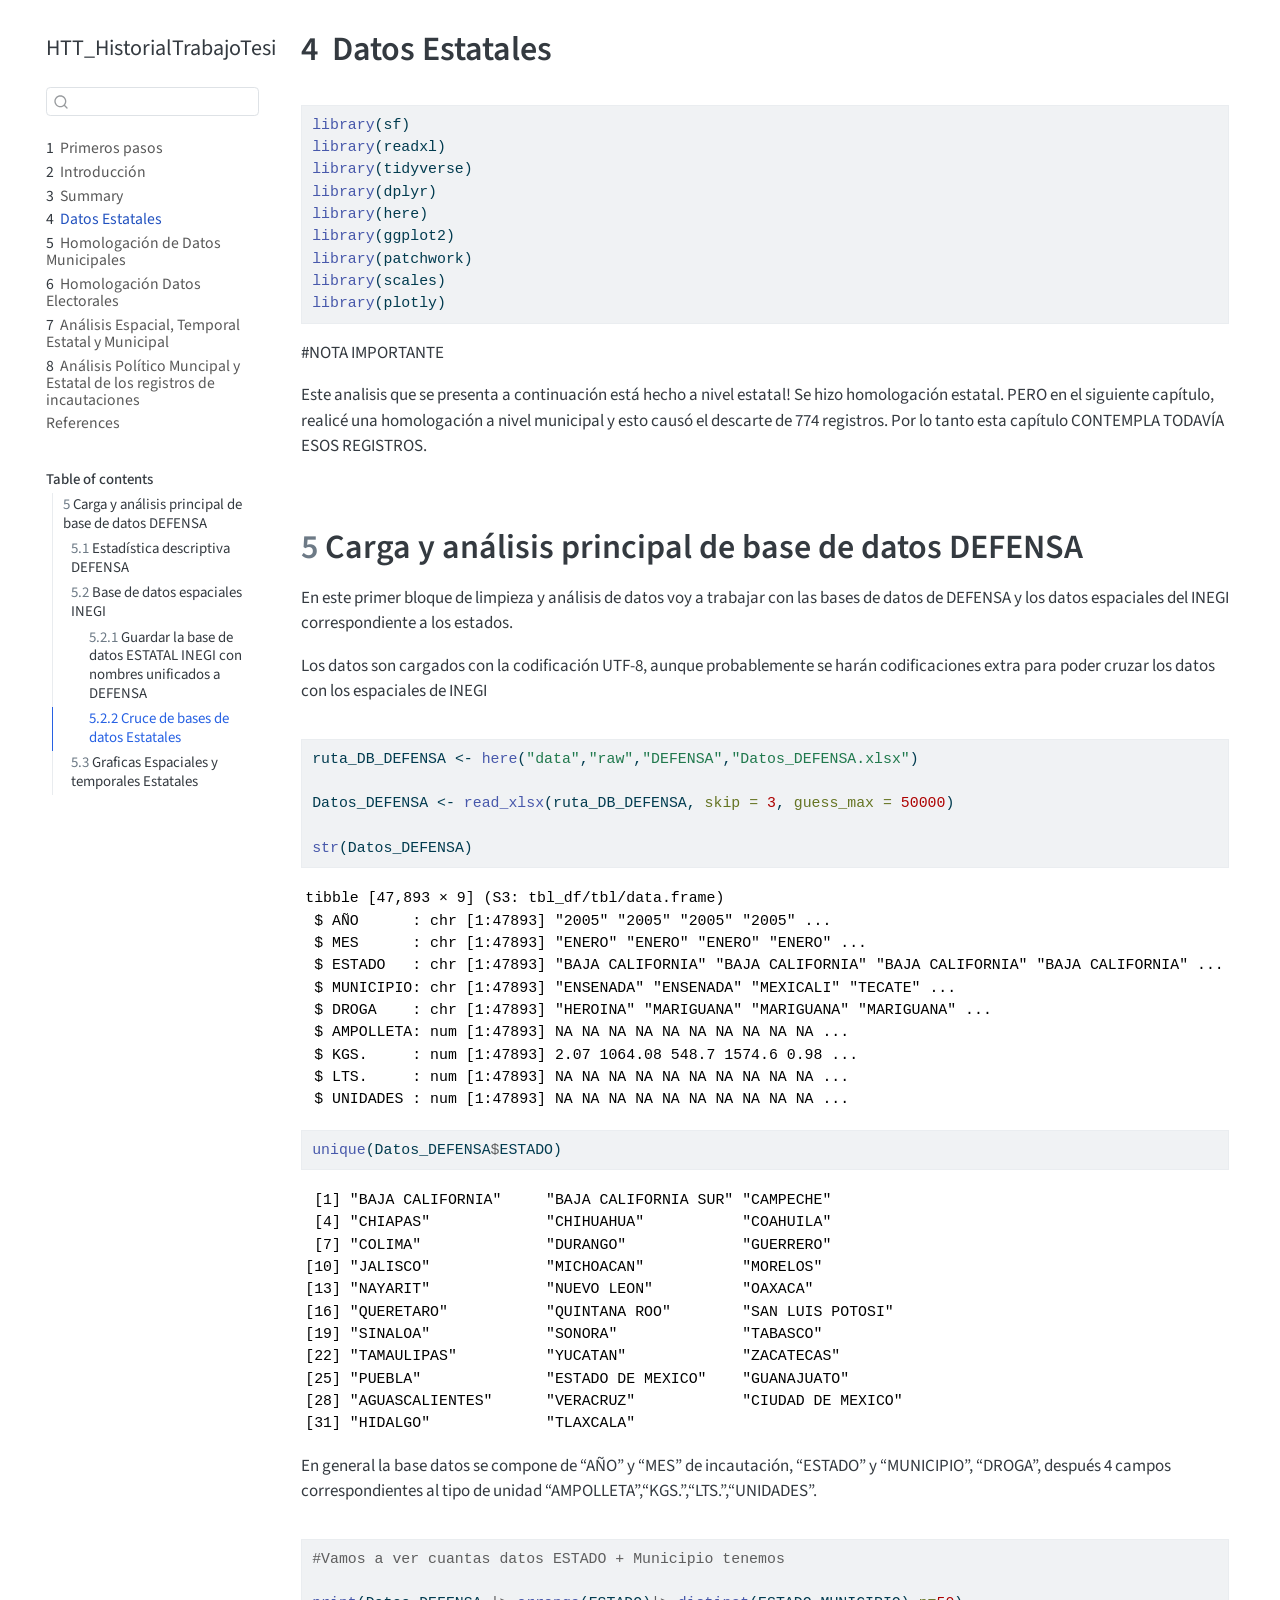
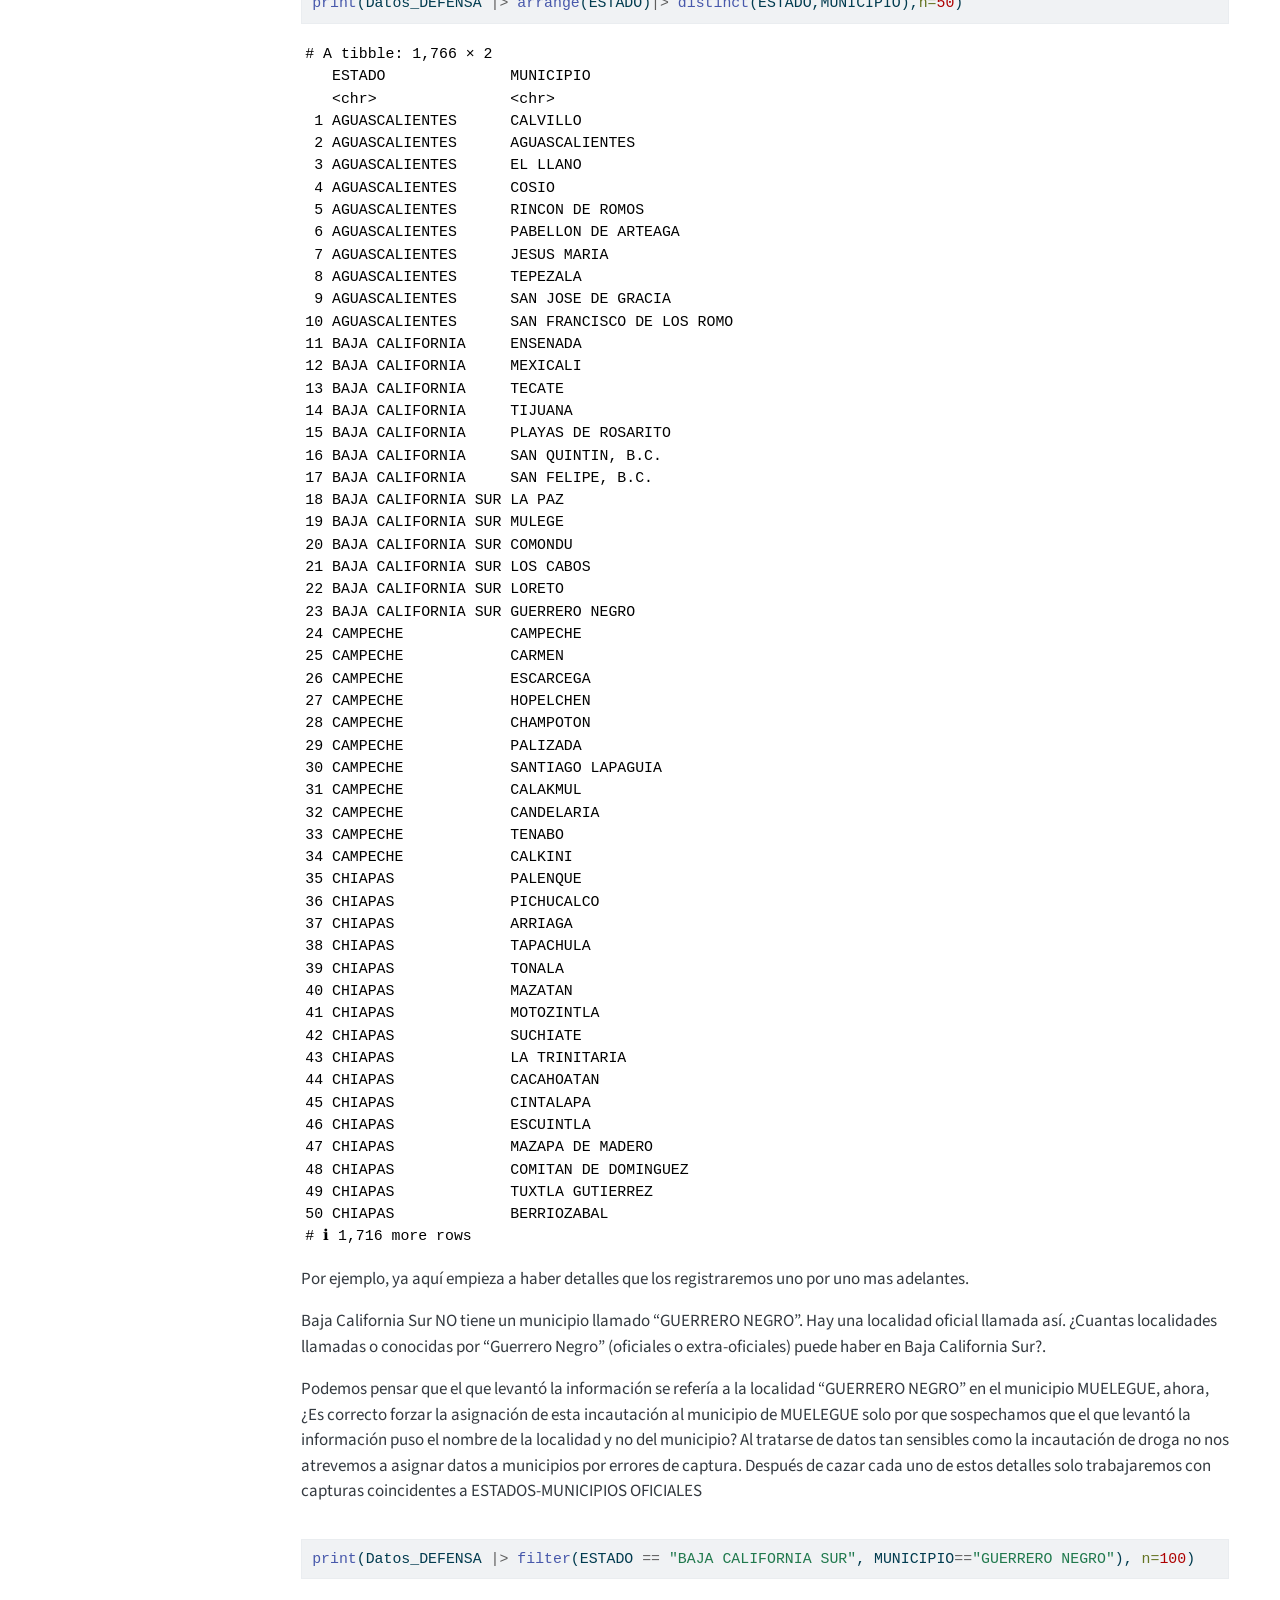
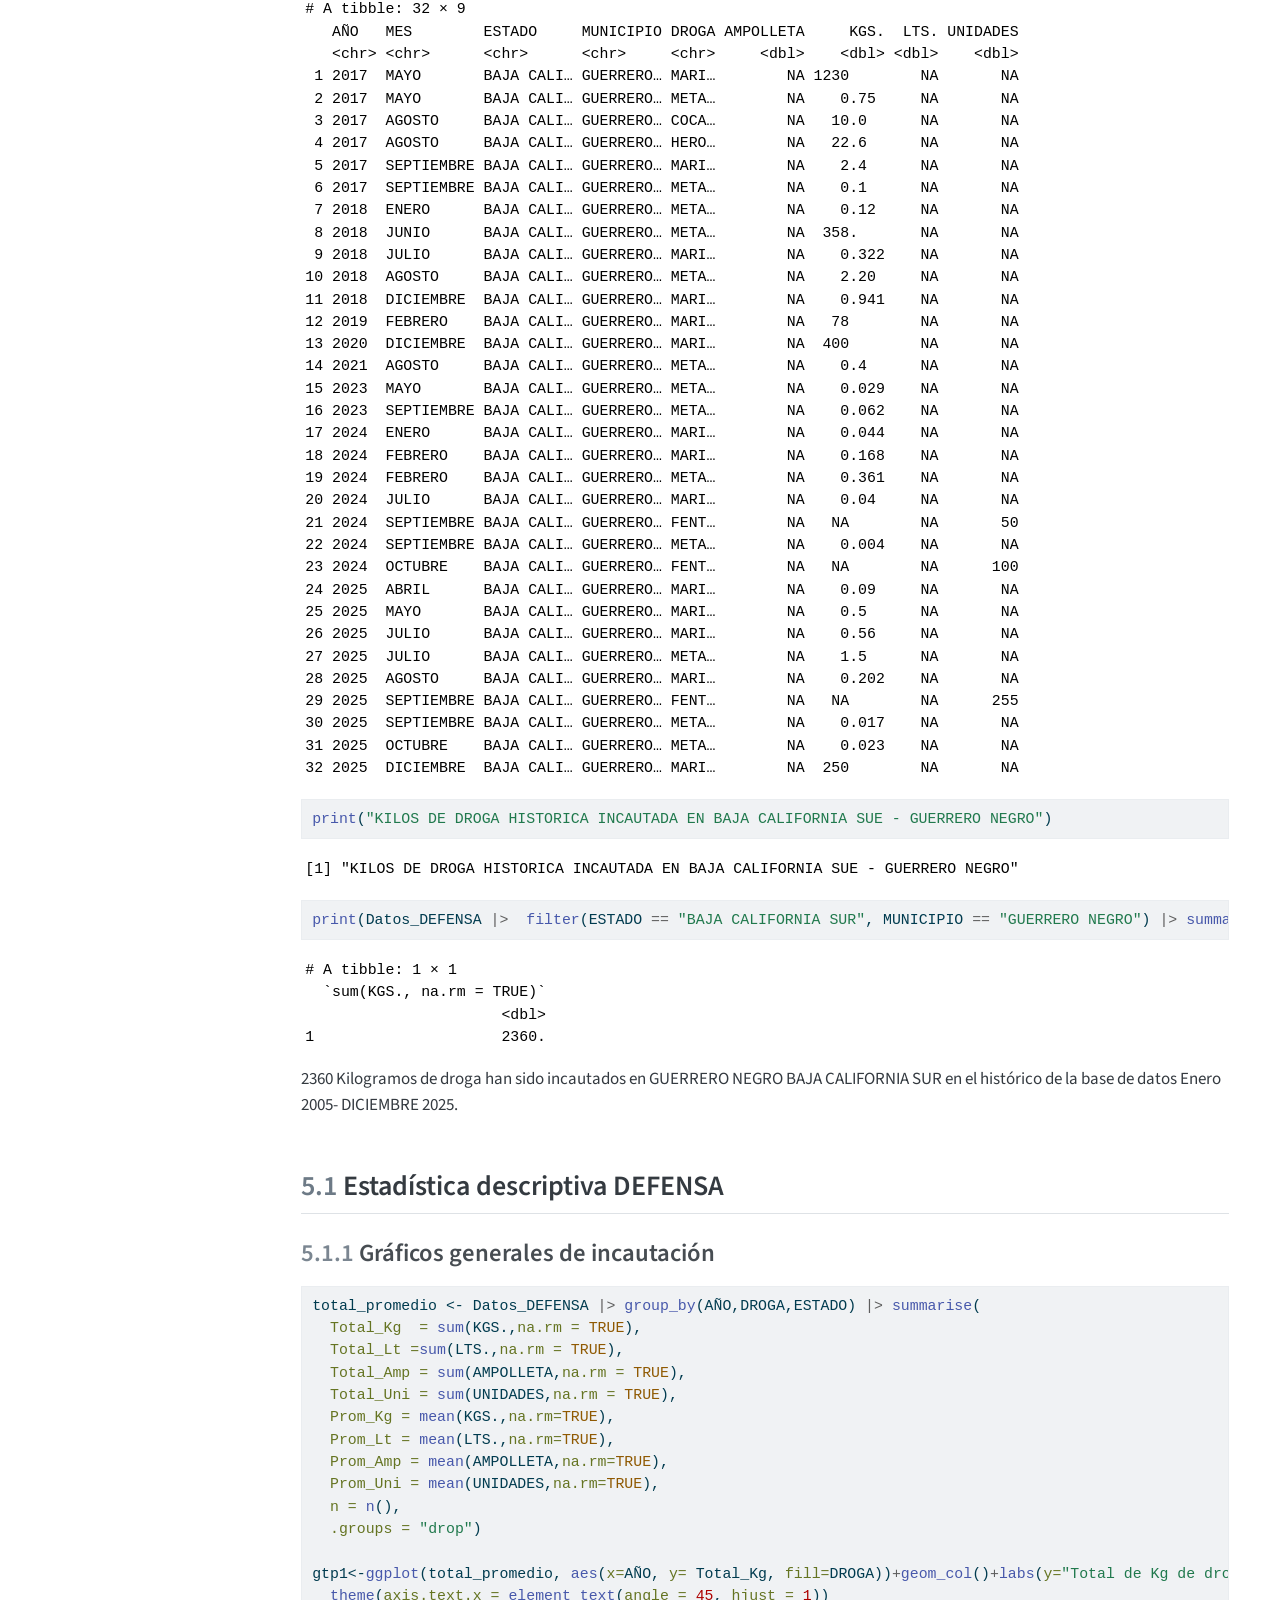
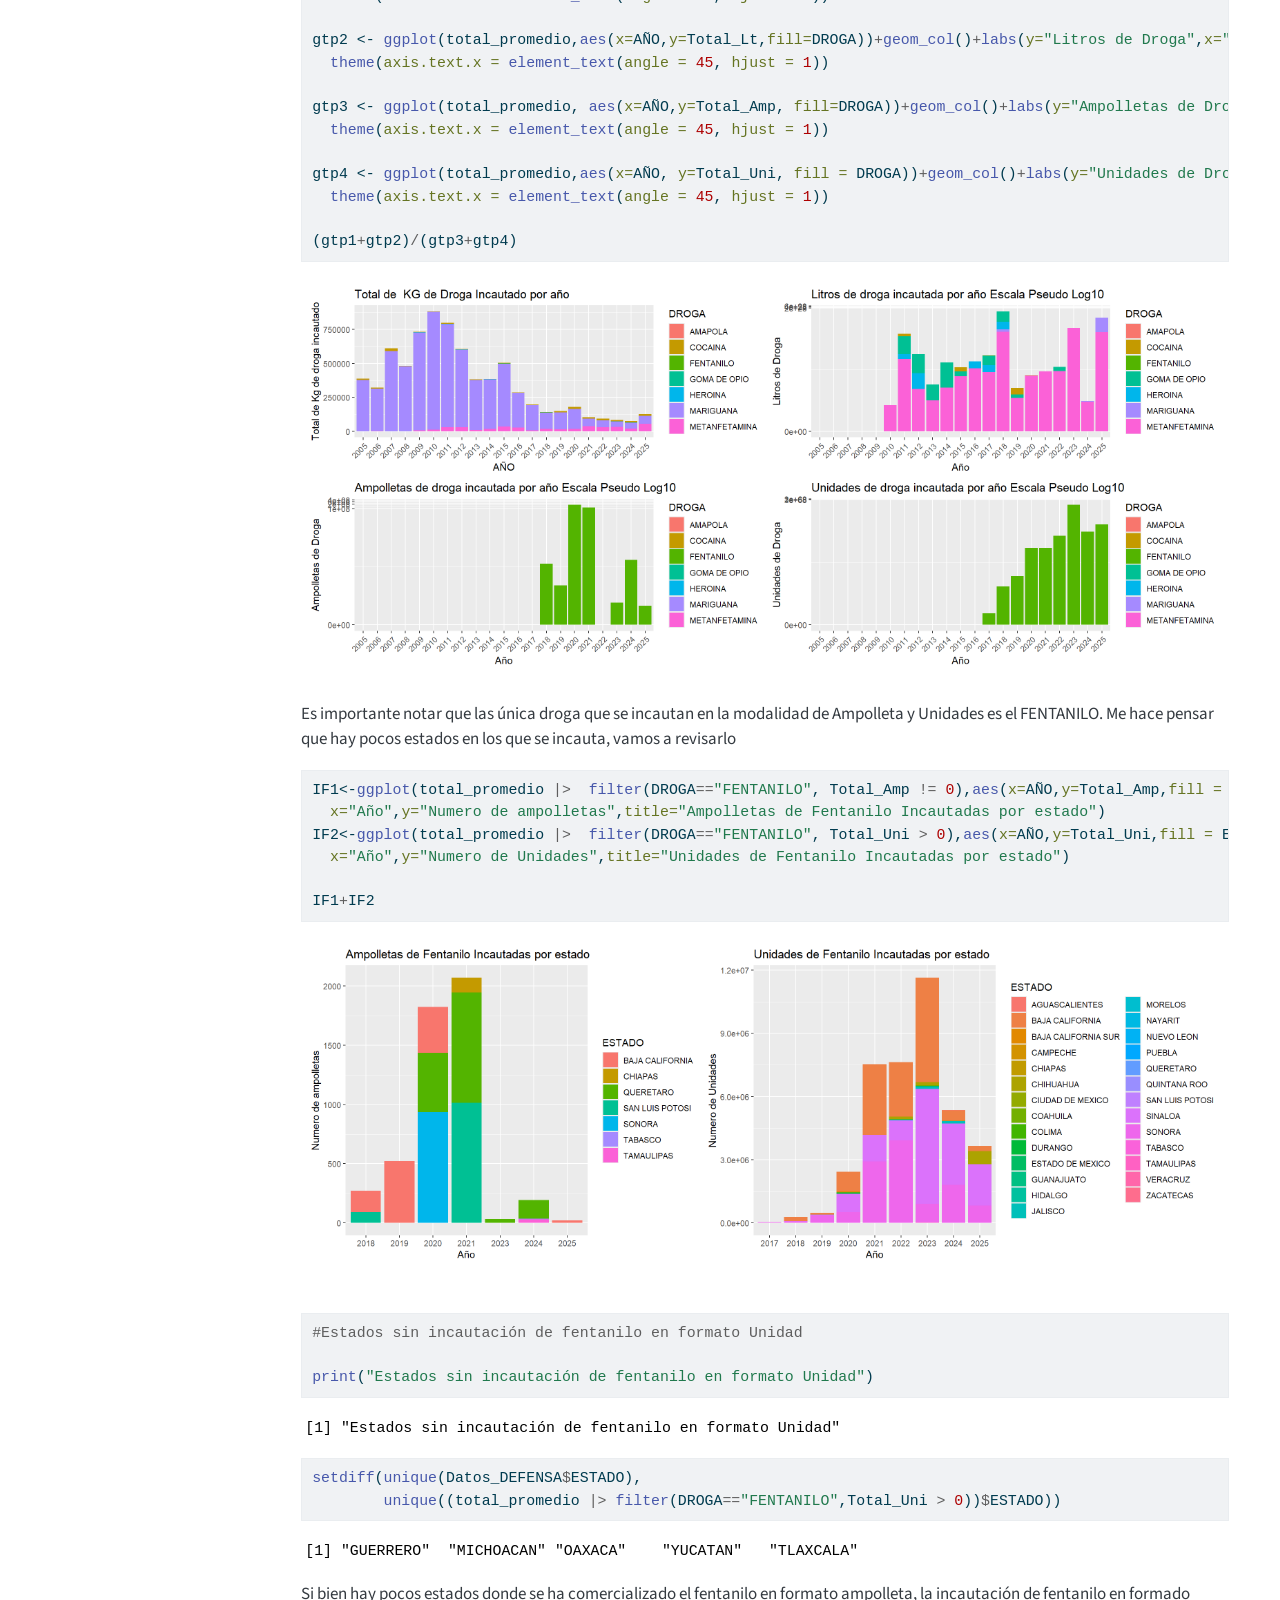
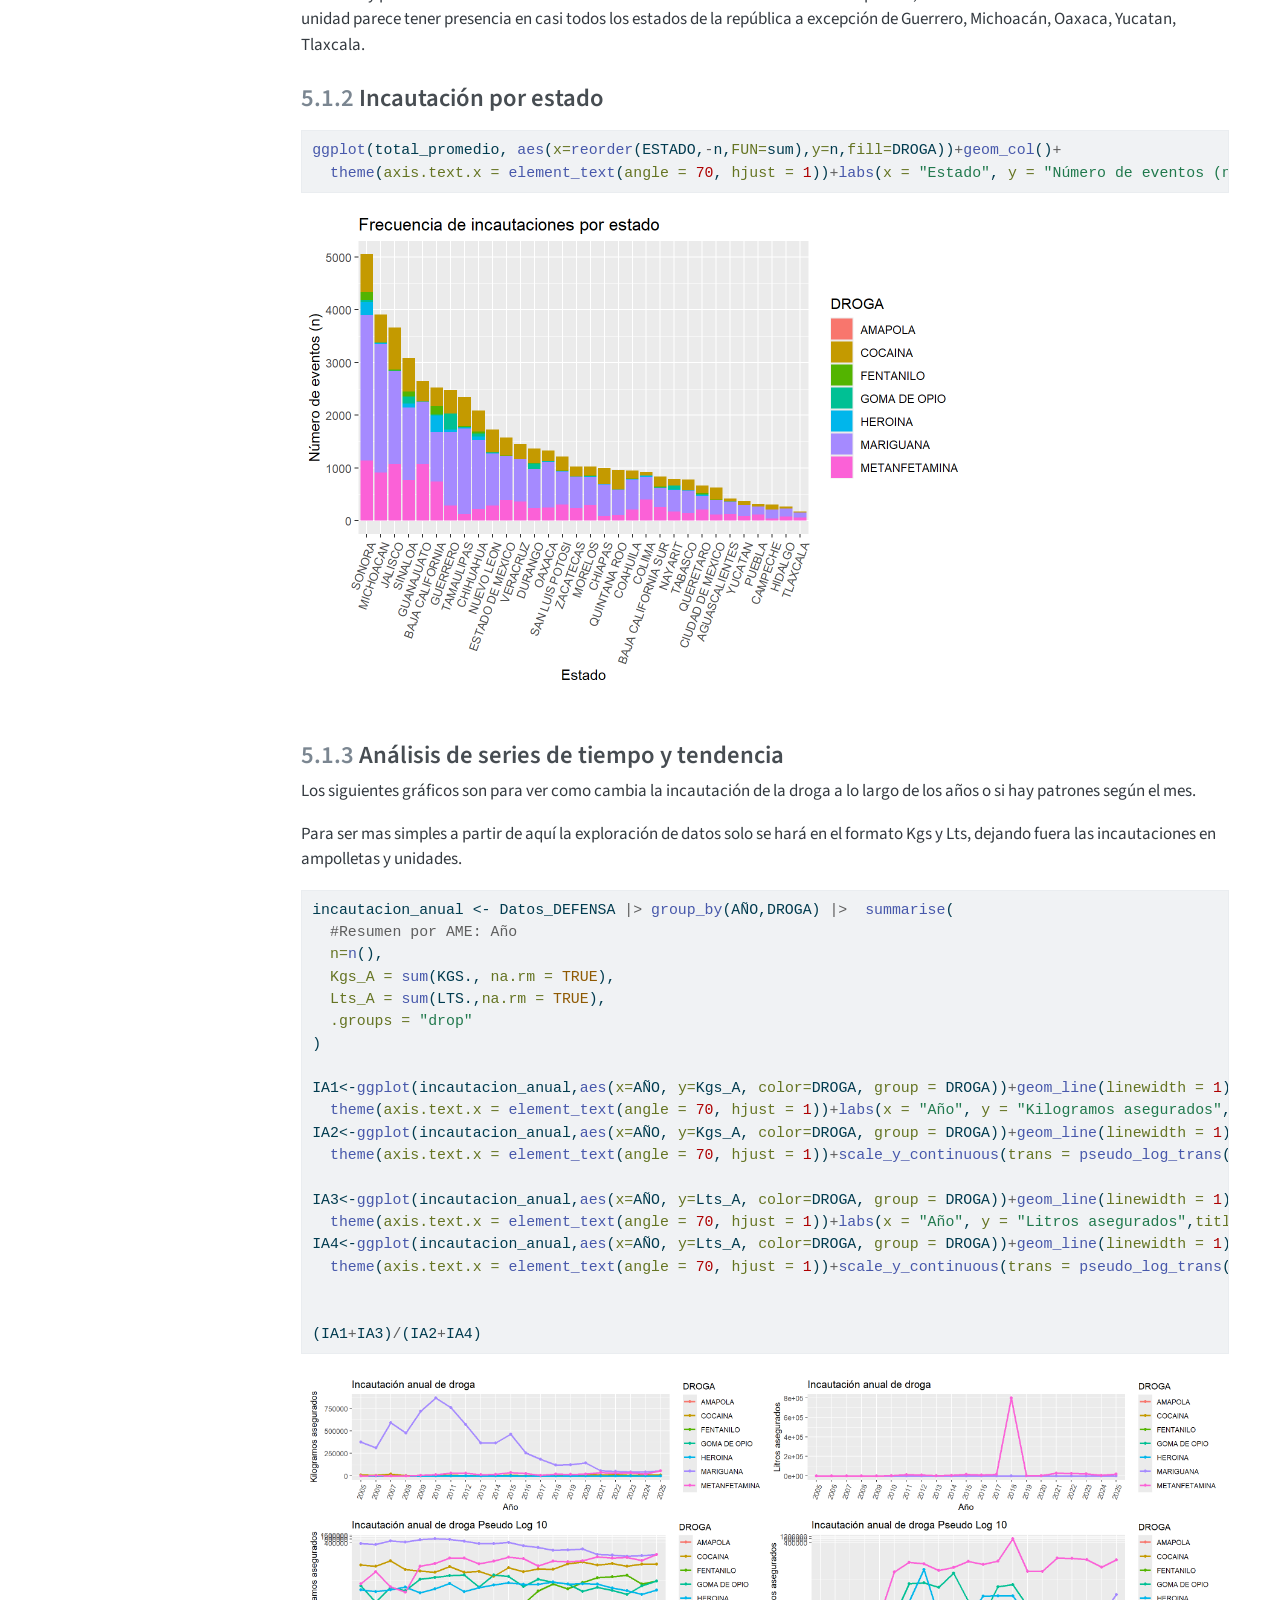
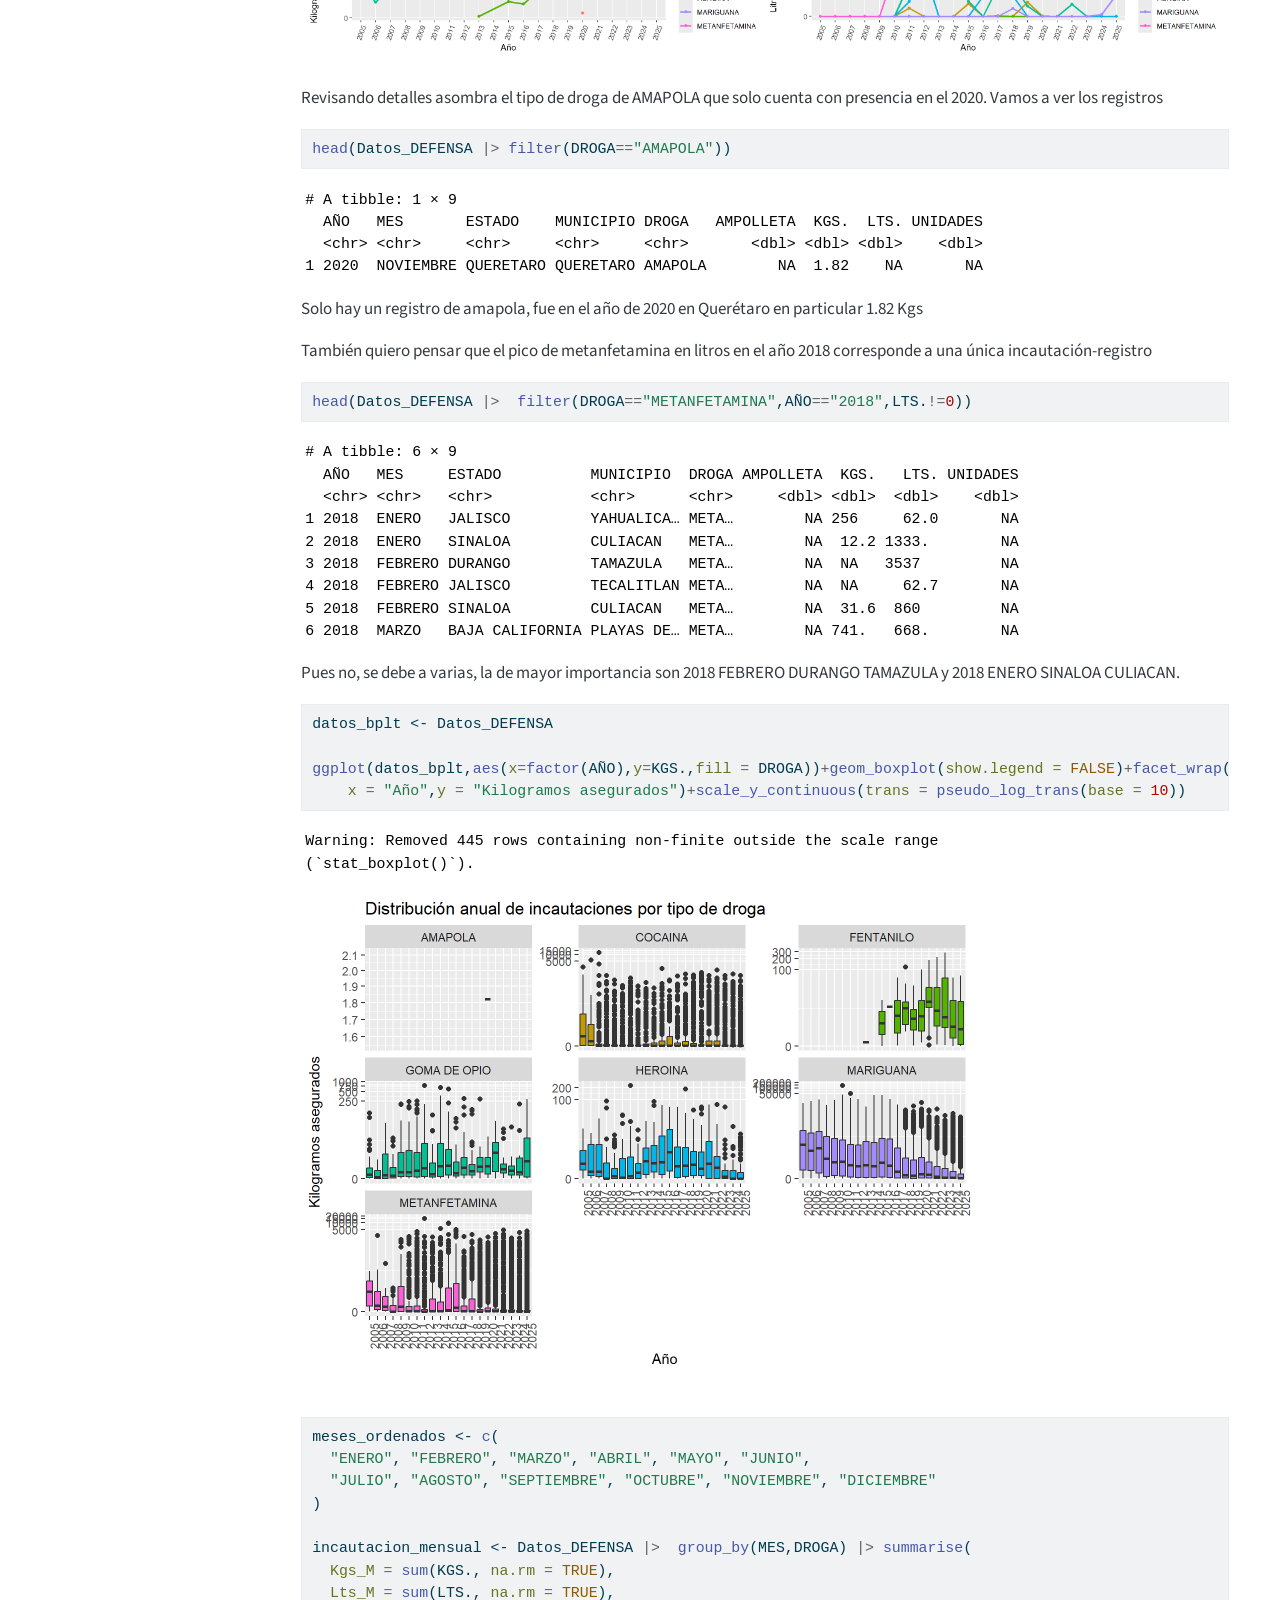
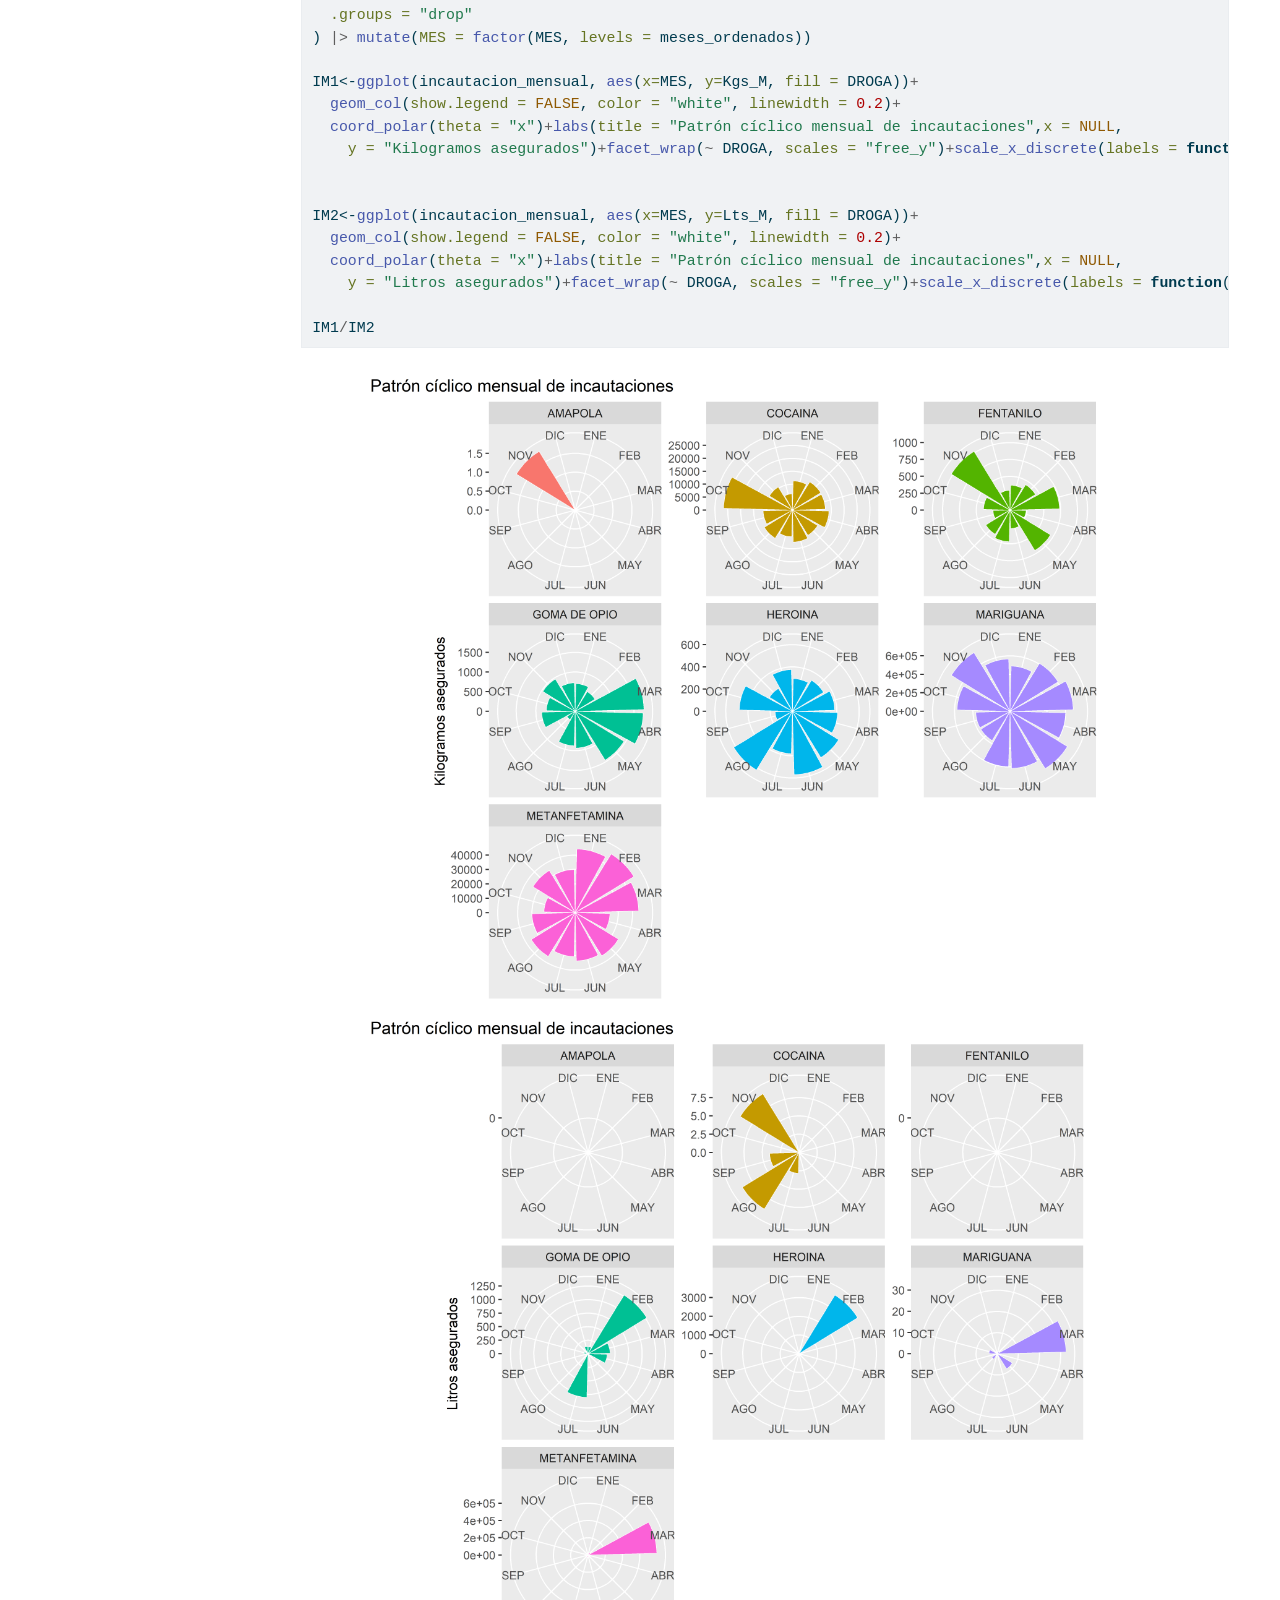
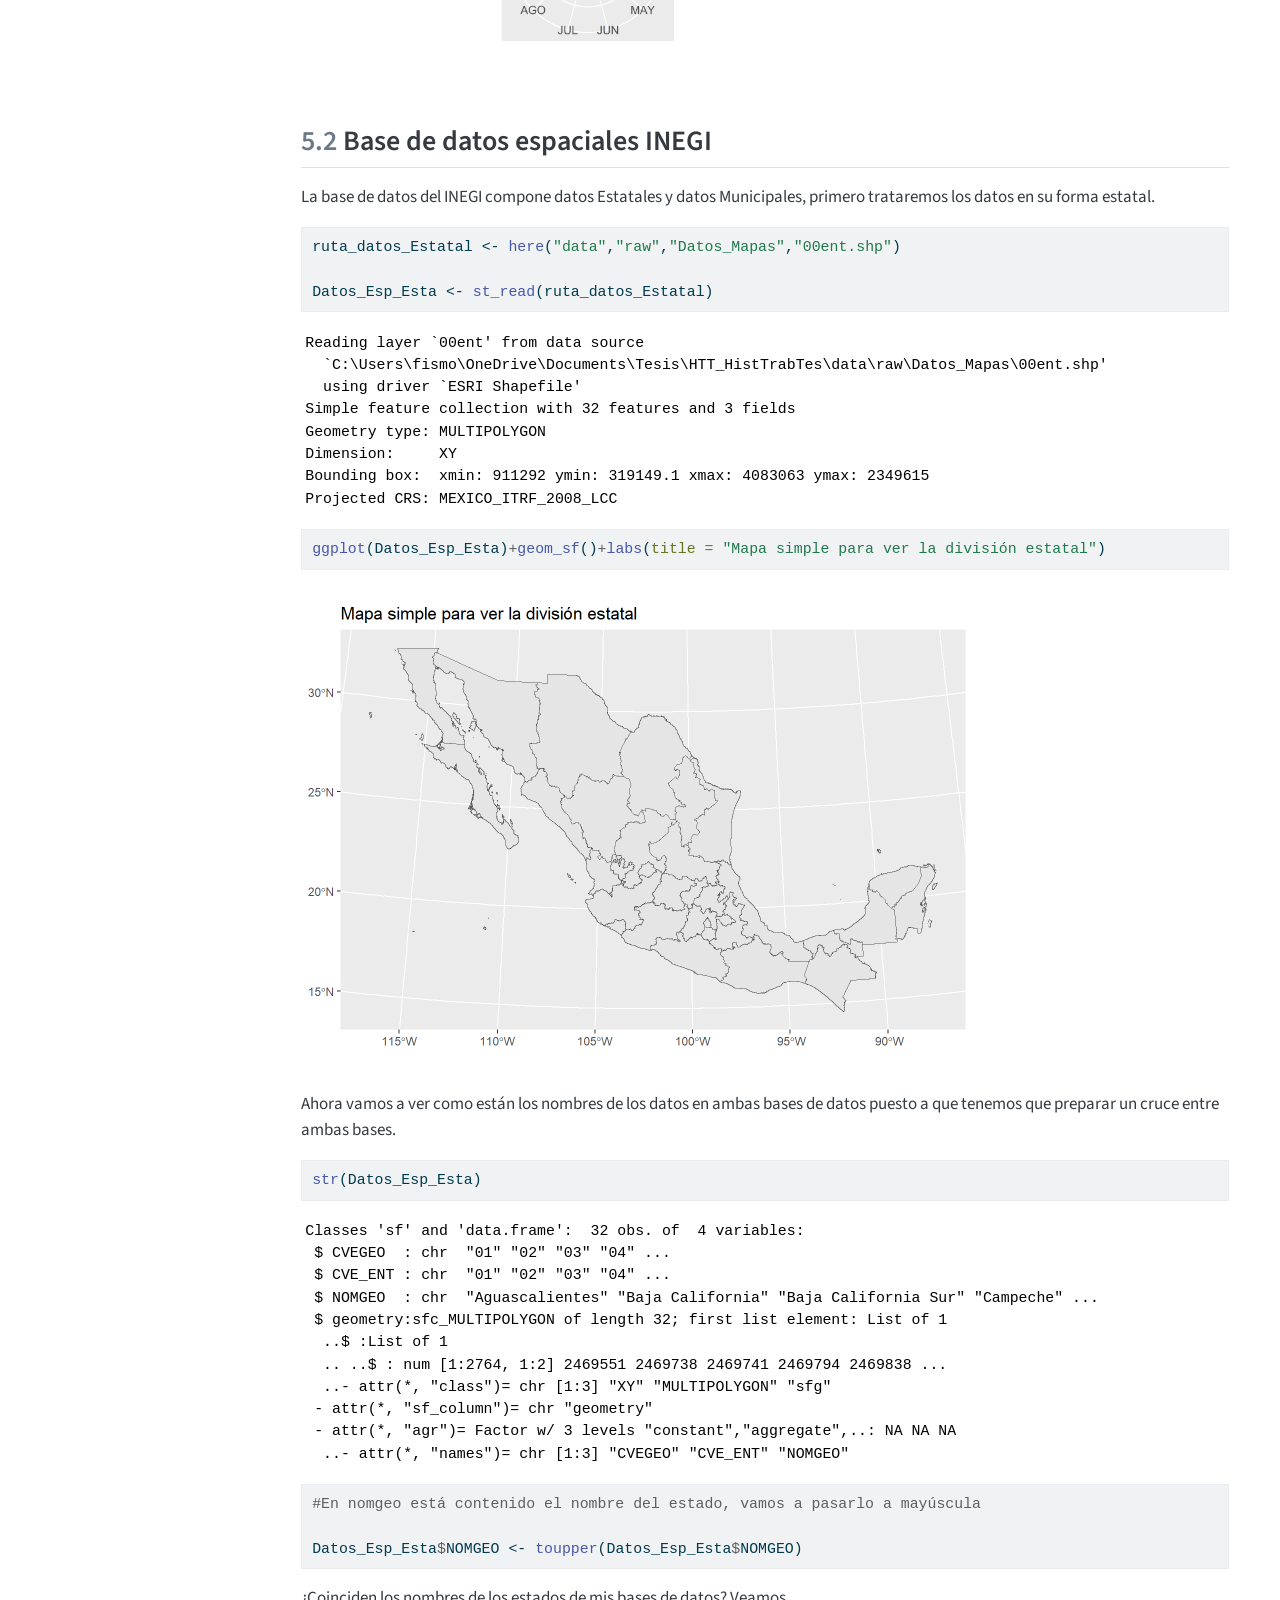
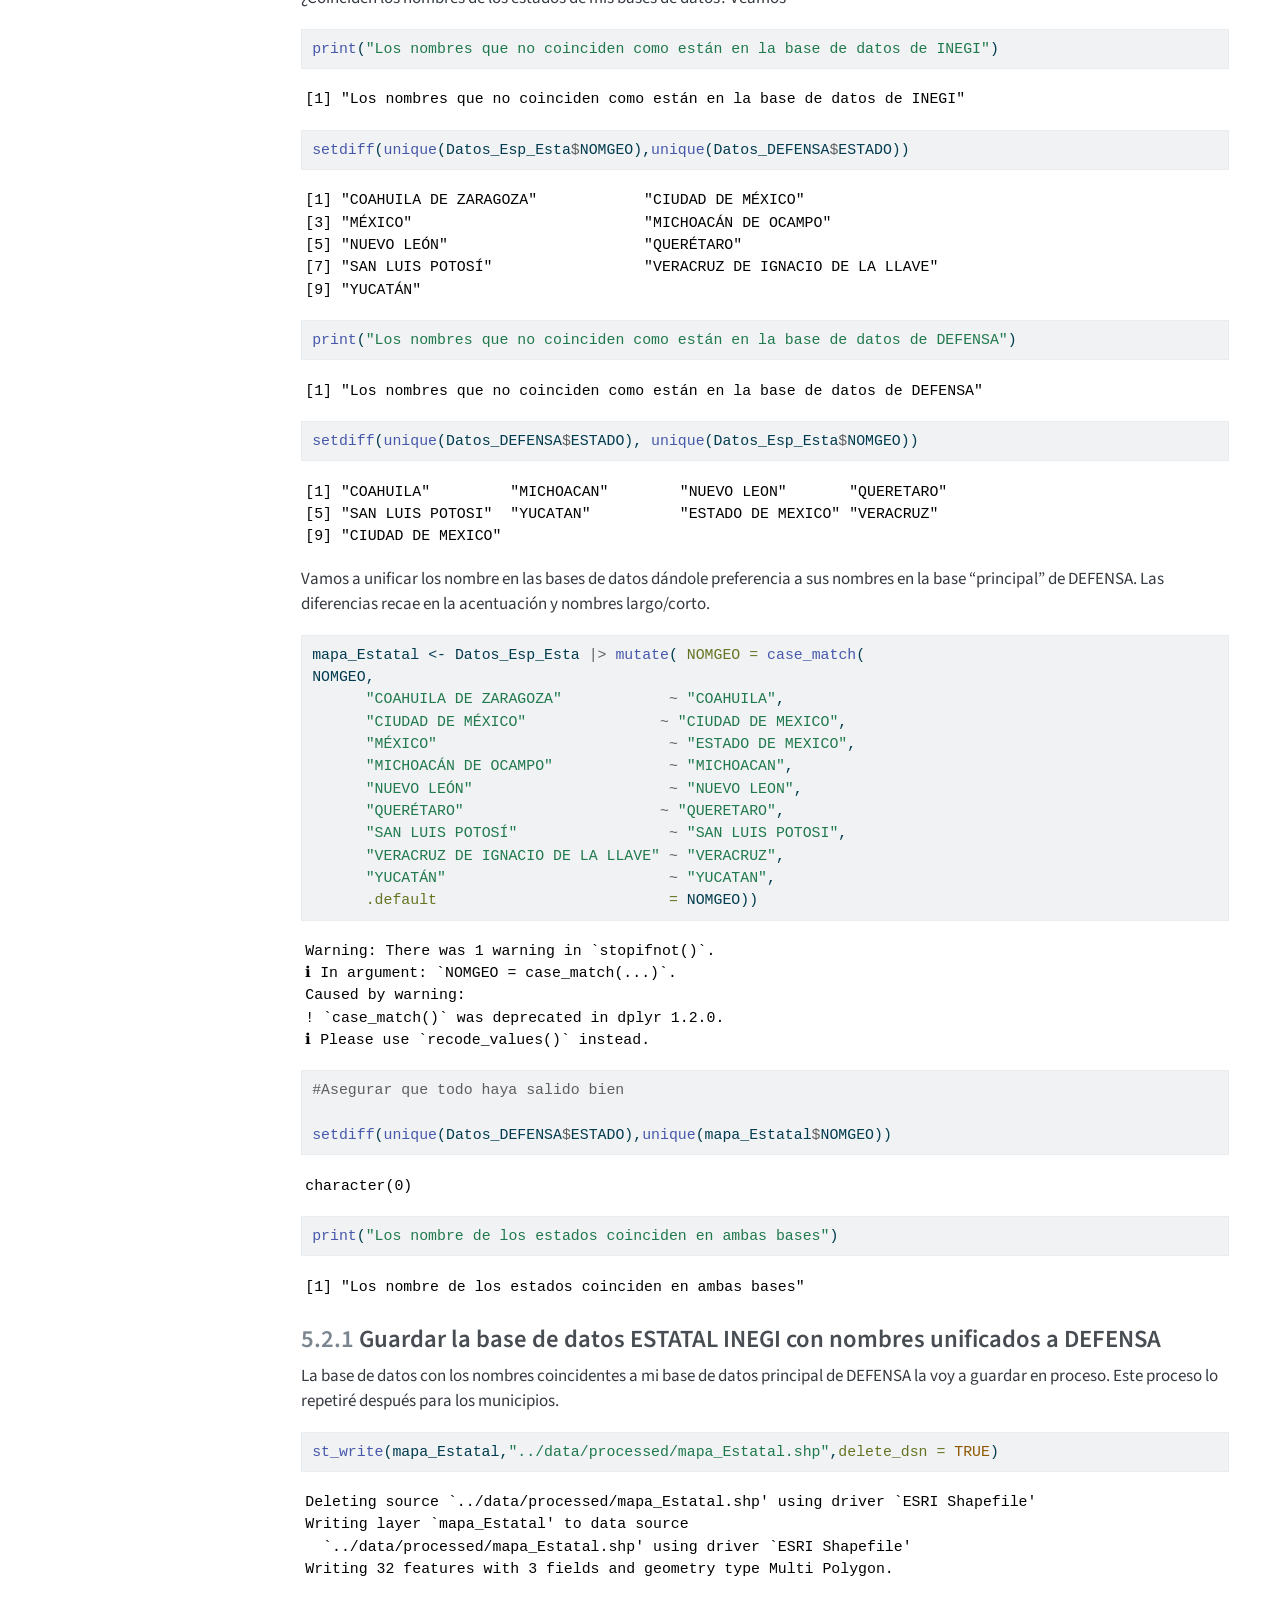
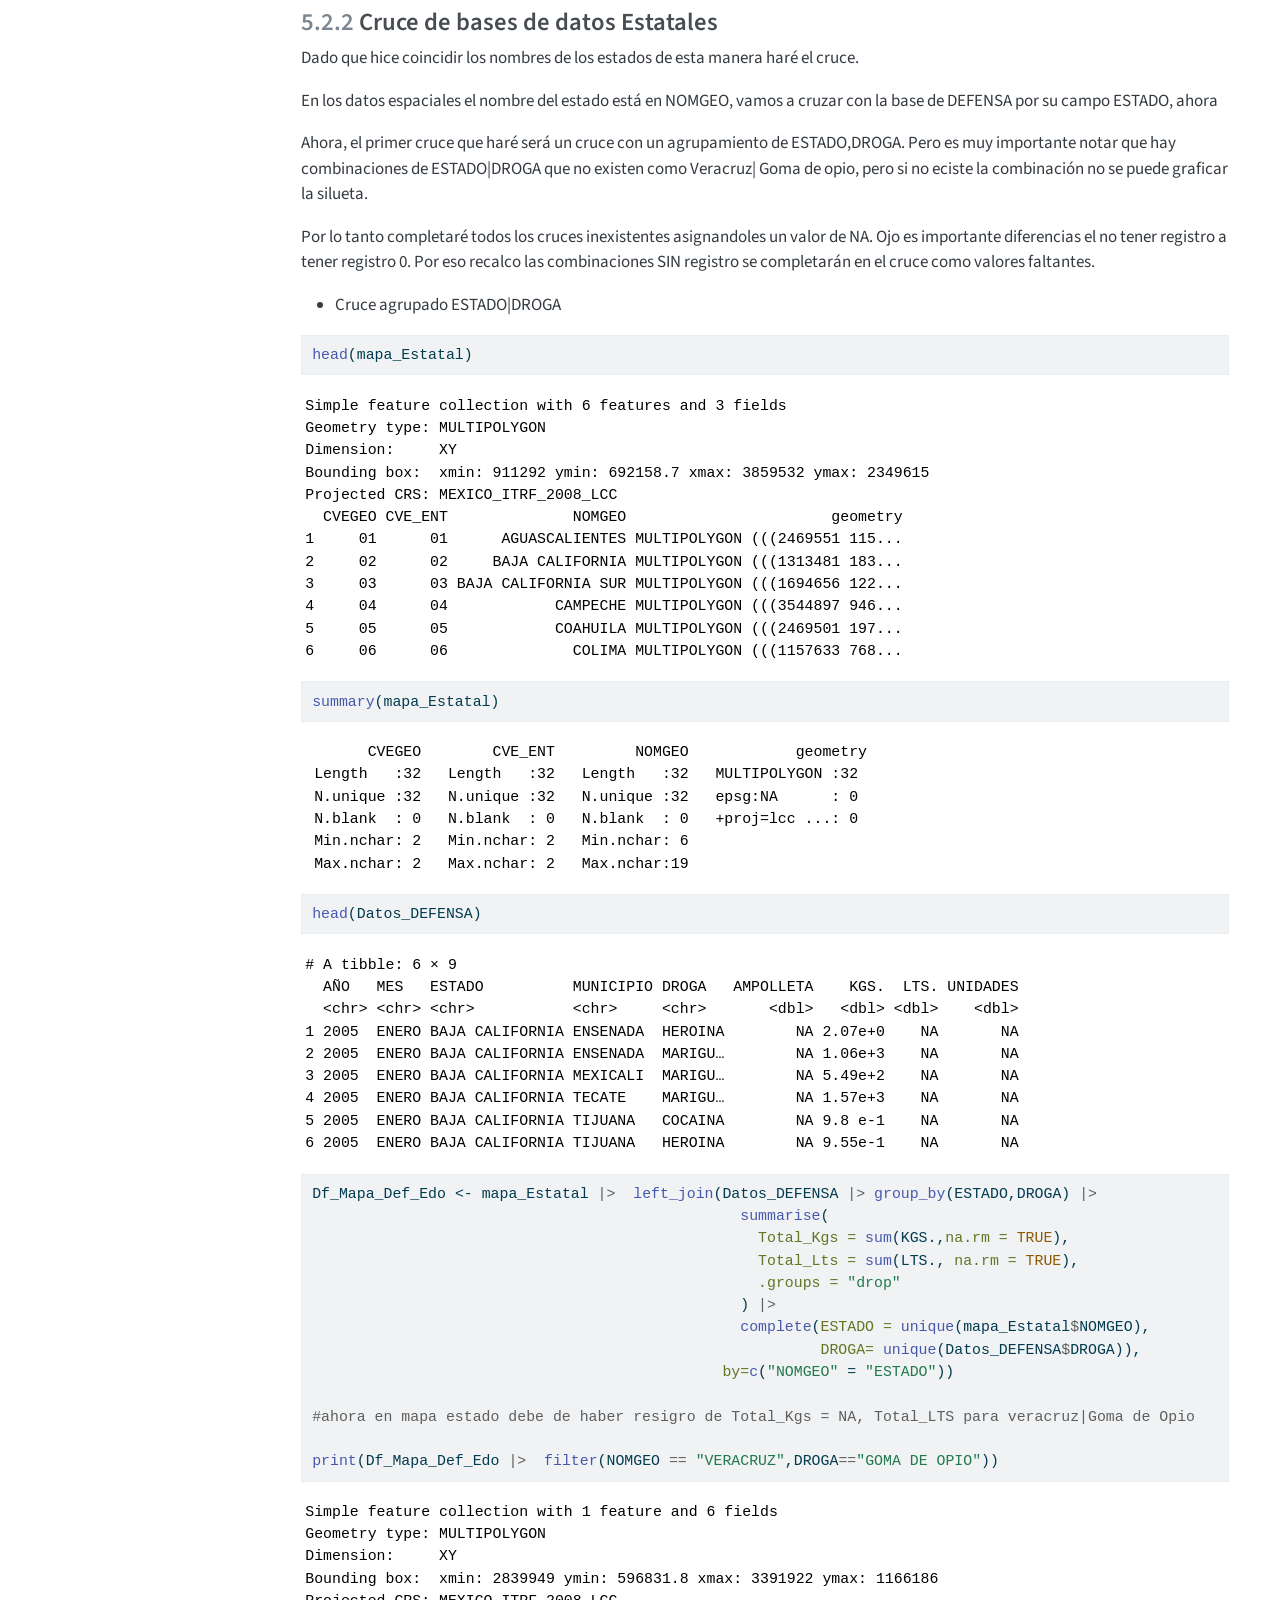
<file: notebooks/01_Datos_Estatales.html>
<!DOCTYPE html>
<html xmlns="http://www.w3.org/1999/xhtml" lang="en" xml:lang="en"><head>

<meta charset="utf-8">
<meta name="generator" content="quarto-1.9.38">

<meta name="viewport" content="width=device-width, initial-scale=1.0, user-scalable=yes">


<title>4&nbsp; Datos Estatales – HTT_HistorialTrabajoTesis</title>
<style>
/* Default styles provided by pandoc.
** See https://pandoc.org/MANUAL.html#variables-for-html for config info.
*/
code{white-space: pre-wrap;}
span.smallcaps{font-variant: small-caps;}
div.columns{display: flex; gap: min(4vw, 1.5em);}
div.column{flex: auto; overflow-x: auto;}
div.hanging-indent{margin-left: 1.5em; text-indent: -1.5em;}
ul.task-list{list-style: none;}
ul.task-list li input[type="checkbox"] {
  width: 0.8em;
  margin: 0 0.8em 0.2em -1em; /* quarto-specific, see https://github.com/quarto-dev/quarto-cli/issues/4556 */ 
  vertical-align: middle;
}
/* CSS for syntax highlighting */
html { -webkit-text-size-adjust: 100%; }
pre > code.sourceCode { white-space: pre; position: relative; }
pre > code.sourceCode > span { display: inline-block; line-height: 1.25; }
pre > code.sourceCode > span:empty { height: 1.2em; }
.sourceCode { overflow: visible; }
code.sourceCode > span { color: inherit; text-decoration: inherit; }
div.sourceCode { margin: 1em 0; }
pre.sourceCode { margin: 0; }
@media screen {
div.sourceCode { overflow: auto; }
}
@media print {
pre > code.sourceCode { white-space: pre-wrap; }
pre > code.sourceCode > span { text-indent: -5em; padding-left: 5em; }
}
pre.numberSource code
  { counter-reset: source-line 0; }
pre.numberSource code > span
  { position: relative; left: -4em; counter-increment: source-line; }
pre.numberSource code > span > a:first-child::before
  { content: counter(source-line);
    position: relative; left: -1em; text-align: right; vertical-align: baseline;
    border: none; display: inline-block;
    -webkit-touch-callout: none; -webkit-user-select: none;
    -khtml-user-select: none; -moz-user-select: none;
    -ms-user-select: none; user-select: none;
    padding: 0 4px; width: 4em;
  }
pre.numberSource { margin-left: 3em;  padding-left: 4px; }
div.sourceCode
  {   }
@media screen {
pre > code.sourceCode > span > a:first-child::before { text-decoration: underline; }
}
</style>


<script src="../site_libs/quarto-nav/quarto-nav.js"></script>
<script src="../site_libs/quarto-nav/headroom.min.js"></script>
<script src="../site_libs/clipboard/clipboard.min.js"></script>
<script src="../site_libs/quarto-search/autocomplete.umd.js"></script>
<script src="../site_libs/quarto-search/fuse.min.js"></script>
<script src="../site_libs/quarto-search/quarto-search.js"></script>
<meta name="quarto:offset" content="../">
<link href="../notebooks/02_Datos_Municipales.html" rel="next">
<link href="../summary.html" rel="prev">
<script src="../site_libs/quarto-html/quarto.js" type="module"></script>
<script src="../site_libs/quarto-html/tabsets/tabsets.js" type="module"></script>
<script src="../site_libs/quarto-html/popper.min.js"></script>
<script src="../site_libs/quarto-html/tippy.umd.min.js"></script>
<script src="../site_libs/quarto-html/anchor.min.js"></script>
<link href="../site_libs/quarto-html/tippy.css" rel="stylesheet">
<link href="../site_libs/quarto-html/quarto-syntax-highlighting-15634bcf2e68342d4ad2dfa704d543f6.css" rel="stylesheet" id="quarto-text-highlighting-styles">
<script src="../site_libs/bootstrap/bootstrap.min.js"></script>
<link href="../site_libs/bootstrap/bootstrap-icons.css" rel="stylesheet">
<link href="../site_libs/bootstrap/bootstrap-7ac15b8a79fe5cd89217131b9707f42c.min.css" rel="stylesheet" append-hash="true" id="quarto-bootstrap" data-mode="light">
<script src="../site_libs/quarto-contrib/glightbox/glightbox.min.js"></script>
<link href="../site_libs/quarto-contrib/glightbox/glightbox.min.css" rel="stylesheet">
<link href="../site_libs/quarto-contrib/glightbox/lightbox.css" rel="stylesheet">
<script id="quarto-search-options" type="application/json">{
  "location": "sidebar",
  "copy-button": false,
  "collapse-after": 3,
  "panel-placement": "start",
  "type": "textbox",
  "limit": 50,
  "keyboard-shortcut": [
    "f",
    "/",
    "s"
  ],
  "show-item-context": false,
  "language": {
    "search-no-results-text": "No results",
    "search-matching-documents-text": "matching documents",
    "search-copy-link-title": "Copy link to search",
    "search-hide-matches-text": "Hide additional matches",
    "search-more-match-text": "more match in this document",
    "search-more-matches-text": "more matches in this document",
    "search-clear-button-title": "Clear",
    "search-text-placeholder": "",
    "search-detached-cancel-button-title": "Cancel",
    "search-submit-button-title": "Submit",
    "search-label": "Search"
  }
}</script>


</head>

<body class="nav-sidebar floating quarto-light">

<div id="quarto-search-results"></div>
  <header id="quarto-header" class="headroom fixed-top">
  <nav class="quarto-secondary-nav">
    <div class="container-fluid d-flex">
      <button type="button" class="quarto-btn-toggle btn" data-bs-toggle="collapse" role="button" data-bs-target=".quarto-sidebar-collapse-item" aria-controls="quarto-sidebar" aria-expanded="false" aria-label="Toggle sidebar navigation" onclick="if (window.quartoToggleHeadroom) { window.quartoToggleHeadroom(); }">
        <i class="bi bi-layout-text-sidebar-reverse"></i>
      </button>
        <nav class="quarto-page-breadcrumbs" aria-label="breadcrumb"><ol class="breadcrumb"><li class="breadcrumb-item"><a href="../notebooks/01_Datos_Estatales.html"><span class="chapter-number">4</span>&nbsp; <span class="chapter-title">Datos Estatales</span></a></li></ol></nav>
        <a class="flex-grow-1" role="navigation" data-bs-toggle="collapse" data-bs-target=".quarto-sidebar-collapse-item" aria-controls="quarto-sidebar" aria-expanded="false" aria-label="Toggle sidebar navigation" onclick="if (window.quartoToggleHeadroom) { window.quartoToggleHeadroom(); }">      
        </a>
      <button type="button" class="btn quarto-search-button" aria-label="Search" onclick="window.quartoOpenSearch();">
        <i class="bi bi-search"></i>
      </button>
    </div>
  </nav>
</header>
<!-- content -->
<div id="quarto-content" class="quarto-container page-columns page-rows-contents page-layout-full">
<!-- sidebar -->
  <nav id="quarto-sidebar" class="sidebar collapse collapse-horizontal quarto-sidebar-collapse-item sidebar-navigation floating overflow-auto">
    <div class="pt-lg-2 mt-2 text-left sidebar-header">
    <div class="sidebar-title mb-0 py-0">
      <a href="../">HTT_HistorialTrabajoTesis</a> 
    </div>
      </div>
        <div class="mt-2 flex-shrink-0 align-items-center">
        <div class="sidebar-search">
        <div id="quarto-search" class="" title="Search"></div>
        </div>
        </div>
    <div class="sidebar-menu-container"> 
    <ul class="list-unstyled mt-1">
        <li class="sidebar-item">
  <div class="sidebar-item-container"> 
  <a href="../index.html" class="sidebar-item-text sidebar-link">
 <span class="menu-text"><span class="chapter-number">1</span>&nbsp; <span class="chapter-title">Primeros pasos</span></span></a>
  </div>
</li>
        <li class="sidebar-item">
  <div class="sidebar-item-container"> 
  <a href="../intro.html" class="sidebar-item-text sidebar-link">
 <span class="menu-text"><span class="chapter-number">2</span>&nbsp; <span class="chapter-title">Introducción</span></span></a>
  </div>
</li>
        <li class="sidebar-item">
  <div class="sidebar-item-container"> 
  <a href="../summary.html" class="sidebar-item-text sidebar-link">
 <span class="menu-text"><span class="chapter-number">3</span>&nbsp; <span class="chapter-title">Summary</span></span></a>
  </div>
</li>
        <li class="sidebar-item">
  <div class="sidebar-item-container"> 
  <a href="../notebooks/01_Datos_Estatales.html" class="sidebar-item-text sidebar-link active">
 <span class="menu-text"><span class="chapter-number">4</span>&nbsp; <span class="chapter-title">Datos Estatales</span></span></a>
  </div>
</li>
        <li class="sidebar-item">
  <div class="sidebar-item-container"> 
  <a href="../notebooks/02_Datos_Municipales.html" class="sidebar-item-text sidebar-link">
 <span class="menu-text"><span class="chapter-number">5</span>&nbsp; <span class="chapter-title">Homologación de Datos Municipales</span></span></a>
  </div>
</li>
        <li class="sidebar-item">
  <div class="sidebar-item-container"> 
  <a href="../notebooks/03_Datos_Elecciones_Estatales_Municipales.html" class="sidebar-item-text sidebar-link">
 <span class="menu-text"><span class="chapter-number">6</span>&nbsp; <span class="chapter-title">Homologación Datos Electorales</span></span></a>
  </div>
</li>
        <li class="sidebar-item">
  <div class="sidebar-item-container"> 
  <a href="../notebooks/04_Analisis_Esp_Temp_Est_Mun.html" class="sidebar-item-text sidebar-link">
 <span class="menu-text"><span class="chapter-number">7</span>&nbsp; <span class="chapter-title">Análisis Espacial, Temporal Estatal y Municipal</span></span></a>
  </div>
</li>
        <li class="sidebar-item">
  <div class="sidebar-item-container"> 
  <a href="../notebooks/05_Analisis_Temp_Politico_Est_Mun.html" class="sidebar-item-text sidebar-link">
 <span class="menu-text"><span class="chapter-number">8</span>&nbsp; <span class="chapter-title">Análisis Político Muncipal y Estatal de los registros de incautaciones</span></span></a>
  </div>
</li>
        <li class="sidebar-item">
  <div class="sidebar-item-container"> 
  <a href="../references.html" class="sidebar-item-text sidebar-link">
 <span class="menu-text">References</span></a>
  </div>
</li>
    </ul>
    </div>
    <nav id="TOC" role="doc-toc" class="toc-active">
    <h2 id="toc-title">Table of contents</h2>
   
  <ul>
  <li><a href="#carga-y-análisis-principal-de-base-de-datos-defensa" id="toc-carga-y-análisis-principal-de-base-de-datos-defensa" class="nav-link active" data-scroll-target="#carga-y-análisis-principal-de-base-de-datos-defensa"><span class="header-section-number">5</span> Carga y análisis principal de base de datos DEFENSA</a>
  <ul class="collapse">
  <li><a href="#estadística-descriptiva-defensa" id="toc-estadística-descriptiva-defensa" class="nav-link" data-scroll-target="#estadística-descriptiva-defensa"><span class="header-section-number">5.1</span> Estadística descriptiva DEFENSA</a>
  <ul class="collapse">
  <li><a href="#gráficos-generales-de-incautación" id="toc-gráficos-generales-de-incautación" class="nav-link" data-scroll-target="#gráficos-generales-de-incautación"><span class="header-section-number">5.1.1</span> Gráficos generales de incautación</a></li>
  <li><a href="#incautación-por-estado" id="toc-incautación-por-estado" class="nav-link" data-scroll-target="#incautación-por-estado"><span class="header-section-number">5.1.2</span> Incautación por estado</a></li>
  <li><a href="#análisis-de-series-de-tiempo-y-tendencia" id="toc-análisis-de-series-de-tiempo-y-tendencia" class="nav-link" data-scroll-target="#análisis-de-series-de-tiempo-y-tendencia"><span class="header-section-number">5.1.3</span> Análisis de series de tiempo y tendencia</a></li>
  </ul></li>
  <li><a href="#base-de-datos-espaciales-inegi" id="toc-base-de-datos-espaciales-inegi" class="nav-link" data-scroll-target="#base-de-datos-espaciales-inegi"><span class="header-section-number">5.2</span> Base de datos espaciales INEGI</a>
  <ul class="collapse">
  <li><a href="#guardar-la-base-de-datos-estatal-inegi-con-nombres-unificados-a-defensa" id="toc-guardar-la-base-de-datos-estatal-inegi-con-nombres-unificados-a-defensa" class="nav-link" data-scroll-target="#guardar-la-base-de-datos-estatal-inegi-con-nombres-unificados-a-defensa"><span class="header-section-number">5.2.1</span> Guardar la base de datos ESTATAL INEGI con nombres unificados a DEFENSA</a></li>
  <li><a href="#cruce-de-bases-de-datos-estatales" id="toc-cruce-de-bases-de-datos-estatales" class="nav-link" data-scroll-target="#cruce-de-bases-de-datos-estatales"><span class="header-section-number">5.2.2</span> Cruce de bases de datos Estatales</a></li>
  </ul></li>
  <li><a href="#graficas-espaciales-y-temporales-estatales" id="toc-graficas-espaciales-y-temporales-estatales" class="nav-link" data-scroll-target="#graficas-espaciales-y-temporales-estatales"><span class="header-section-number">5.3</span> Graficas Espaciales y temporales Estatales</a>
  <ul class="collapse">
  <li><a href="#estacionalidad-de-aseguramientos" id="toc-estacionalidad-de-aseguramientos" class="nav-link" data-scroll-target="#estacionalidad-de-aseguramientos"><span class="header-section-number">5.3.1</span> Estacionalidad de Aseguramientos</a></li>
  <li><a href="#evolución-anual-de-incautaciones" id="toc-evolución-anual-de-incautaciones" class="nav-link" data-scroll-target="#evolución-anual-de-incautaciones"><span class="header-section-number">5.3.2</span> Evolución anual de Incautaciones</a></li>
  <li><a href="#series-temporales-de-evolución-de-incautaciones-de-cocaina-nacional-y-por-estado" id="toc-series-temporales-de-evolución-de-incautaciones-de-cocaina-nacional-y-por-estado" class="nav-link" data-scroll-target="#series-temporales-de-evolución-de-incautaciones-de-cocaina-nacional-y-por-estado"><span class="header-section-number">5.3.3</span> Series temporales de evolución de incautaciones de COCAINA NACIONAL y por estado</a></li>
  </ul></li>
  </ul></li>
  </ul>
</nav>
</nav>
<div id="quarto-sidebar-glass" class="quarto-sidebar-collapse-item" data-bs-toggle="collapse" data-bs-target=".quarto-sidebar-collapse-item"></div>
<!-- margin-sidebar -->
    <div id="quarto-margin-sidebar" class="sidebar margin-sidebar zindex-bottom">
    </div>
<!-- main -->
<main class="content page-columns page-full column-body" id="quarto-document-content">

<header id="title-block-header" class="quarto-title-block default">
<div class="quarto-title">
<h1 class="title"><span class="chapter-number">4</span>&nbsp; <span class="chapter-title">Datos Estatales</span></h1>
</div>



<div class="quarto-title-meta column-body">

    
  
    
  </div>
  


</header>


<div class="cell">
<div class="code-copy-outer-scaffold"><div class="sourceCode cell-code" id="cb1"><pre class="sourceCode r code-with-copy"><code class="sourceCode r"><span id="cb1-1"><a href="#cb1-1" aria-hidden="true" tabindex="-1"></a><span class="fu">library</span>(sf)</span>
<span id="cb1-2"><a href="#cb1-2" aria-hidden="true" tabindex="-1"></a><span class="fu">library</span>(readxl)</span>
<span id="cb1-3"><a href="#cb1-3" aria-hidden="true" tabindex="-1"></a><span class="fu">library</span>(tidyverse)</span>
<span id="cb1-4"><a href="#cb1-4" aria-hidden="true" tabindex="-1"></a><span class="fu">library</span>(dplyr)</span>
<span id="cb1-5"><a href="#cb1-5" aria-hidden="true" tabindex="-1"></a><span class="fu">library</span>(here)</span>
<span id="cb1-6"><a href="#cb1-6" aria-hidden="true" tabindex="-1"></a><span class="fu">library</span>(ggplot2)</span>
<span id="cb1-7"><a href="#cb1-7" aria-hidden="true" tabindex="-1"></a><span class="fu">library</span>(patchwork)</span>
<span id="cb1-8"><a href="#cb1-8" aria-hidden="true" tabindex="-1"></a><span class="fu">library</span>(scales)</span>
<span id="cb1-9"><a href="#cb1-9" aria-hidden="true" tabindex="-1"></a><span class="fu">library</span>(plotly)</span></code></pre></div><button title="Copy to Clipboard" class="code-copy-button"><i class="bi"></i></button></div>
</div>
<p>#NOTA IMPORTANTE</p>
<p>Este analisis que se presenta a continuación está hecho a nivel estatal! Se hizo homologación estatal. PERO en el siguiente capítulo, realicé una homologación a nivel municipal y esto causó el descarte de 774 registros. Por lo tanto esta capítulo CONTEMPLA TODAVÍA ESOS REGISTROS.</p>
<section id="carga-y-análisis-principal-de-base-de-datos-defensa" class="level1 page-columns page-full" data-number="5">
<h1 data-number="5"><span class="header-section-number">5</span> Carga y análisis principal de base de datos DEFENSA</h1>
<p>En este primer bloque de limpieza y análisis de datos voy a trabajar con las bases de datos de DEFENSA y los datos espaciales del INEGI correspondiente a los estados.</p>
<p>Los datos son cargados con la codificación UTF-8, aunque probablemente se harán codificaciones extra para poder cruzar los datos con los espaciales de INEGI</p>
<div class="cell">
<div class="code-copy-outer-scaffold"><div class="sourceCode cell-code" id="cb2"><pre class="sourceCode r code-with-copy"><code class="sourceCode r"><span id="cb2-1"><a href="#cb2-1" aria-hidden="true" tabindex="-1"></a>ruta_DB_DEFENSA <span class="ot">&lt;-</span> <span class="fu">here</span>(<span class="st">"data"</span>,<span class="st">"raw"</span>,<span class="st">"DEFENSA"</span>,<span class="st">"Datos_DEFENSA.xlsx"</span>)</span>
<span id="cb2-2"><a href="#cb2-2" aria-hidden="true" tabindex="-1"></a></span>
<span id="cb2-3"><a href="#cb2-3" aria-hidden="true" tabindex="-1"></a>Datos_DEFENSA <span class="ot">&lt;-</span> <span class="fu">read_xlsx</span>(ruta_DB_DEFENSA, <span class="at">skip =</span> <span class="dv">3</span>, <span class="at">guess_max =</span> <span class="dv">50000</span>)</span>
<span id="cb2-4"><a href="#cb2-4" aria-hidden="true" tabindex="-1"></a></span>
<span id="cb2-5"><a href="#cb2-5" aria-hidden="true" tabindex="-1"></a><span class="fu">str</span>(Datos_DEFENSA)</span></code></pre></div><button title="Copy to Clipboard" class="code-copy-button"><i class="bi"></i></button></div>
<div class="cell-output cell-output-stdout">
<pre><code>tibble [47,893 × 9] (S3: tbl_df/tbl/data.frame)
 $ AÑO      : chr [1:47893] "2005" "2005" "2005" "2005" ...
 $ MES      : chr [1:47893] "ENERO" "ENERO" "ENERO" "ENERO" ...
 $ ESTADO   : chr [1:47893] "BAJA CALIFORNIA" "BAJA CALIFORNIA" "BAJA CALIFORNIA" "BAJA CALIFORNIA" ...
 $ MUNICIPIO: chr [1:47893] "ENSENADA" "ENSENADA" "MEXICALI" "TECATE" ...
 $ DROGA    : chr [1:47893] "HEROINA" "MARIGUANA" "MARIGUANA" "MARIGUANA" ...
 $ AMPOLLETA: num [1:47893] NA NA NA NA NA NA NA NA NA NA ...
 $ KGS.     : num [1:47893] 2.07 1064.08 548.7 1574.6 0.98 ...
 $ LTS.     : num [1:47893] NA NA NA NA NA NA NA NA NA NA ...
 $ UNIDADES : num [1:47893] NA NA NA NA NA NA NA NA NA NA ...</code></pre>
</div>
<div class="code-copy-outer-scaffold"><div class="sourceCode cell-code" id="cb4"><pre class="sourceCode r code-with-copy"><code class="sourceCode r"><span id="cb4-1"><a href="#cb4-1" aria-hidden="true" tabindex="-1"></a><span class="fu">unique</span>(Datos_DEFENSA<span class="sc">$</span>ESTADO)</span></code></pre></div><button title="Copy to Clipboard" class="code-copy-button"><i class="bi"></i></button></div>
<div class="cell-output cell-output-stdout">
<pre><code> [1] "BAJA CALIFORNIA"     "BAJA CALIFORNIA SUR" "CAMPECHE"           
 [4] "CHIAPAS"             "CHIHUAHUA"           "COAHUILA"           
 [7] "COLIMA"              "DURANGO"             "GUERRERO"           
[10] "JALISCO"             "MICHOACAN"           "MORELOS"            
[13] "NAYARIT"             "NUEVO LEON"          "OAXACA"             
[16] "QUERETARO"           "QUINTANA ROO"        "SAN LUIS POTOSI"    
[19] "SINALOA"             "SONORA"              "TABASCO"            
[22] "TAMAULIPAS"          "YUCATAN"             "ZACATECAS"          
[25] "PUEBLA"              "ESTADO DE MEXICO"    "GUANAJUATO"         
[28] "AGUASCALIENTES"      "VERACRUZ"            "CIUDAD DE MEXICO"   
[31] "HIDALGO"             "TLAXCALA"           </code></pre>
</div>
</div>
<p>En general la base datos se compone de “AÑO” y “MES” de incautación, “ESTADO” y “MUNICIPIO”, “DROGA”, después 4 campos correspondientes al tipo de unidad “AMPOLLETA”,“KGS.”,“LTS.”,“UNIDADES”.</p>
<div class="cell">
<div class="code-copy-outer-scaffold"><div class="sourceCode cell-code" id="cb6"><pre class="sourceCode r code-with-copy"><code class="sourceCode r"><span id="cb6-1"><a href="#cb6-1" aria-hidden="true" tabindex="-1"></a><span class="co">#Vamos a ver cuantas datos ESTADO + Municipio tenemos</span></span>
<span id="cb6-2"><a href="#cb6-2" aria-hidden="true" tabindex="-1"></a></span>
<span id="cb6-3"><a href="#cb6-3" aria-hidden="true" tabindex="-1"></a><span class="fu">print</span>(Datos_DEFENSA <span class="sc">|&gt;</span> <span class="fu">arrange</span>(ESTADO)<span class="sc">|&gt;</span> <span class="fu">distinct</span>(ESTADO,MUNICIPIO),<span class="at">n=</span><span class="dv">50</span>)</span></code></pre></div><button title="Copy to Clipboard" class="code-copy-button"><i class="bi"></i></button></div>
<div class="cell-output cell-output-stdout">
<pre><code># A tibble: 1,766 × 2
   ESTADO              MUNICIPIO                
   &lt;chr&gt;               &lt;chr&gt;                    
 1 AGUASCALIENTES      CALVILLO                 
 2 AGUASCALIENTES      AGUASCALIENTES           
 3 AGUASCALIENTES      EL LLANO                 
 4 AGUASCALIENTES      COSIO                    
 5 AGUASCALIENTES      RINCON DE ROMOS          
 6 AGUASCALIENTES      PABELLON DE ARTEAGA      
 7 AGUASCALIENTES      JESUS MARIA              
 8 AGUASCALIENTES      TEPEZALA                 
 9 AGUASCALIENTES      SAN JOSE DE GRACIA       
10 AGUASCALIENTES      SAN FRANCISCO DE LOS ROMO
11 BAJA CALIFORNIA     ENSENADA                 
12 BAJA CALIFORNIA     MEXICALI                 
13 BAJA CALIFORNIA     TECATE                   
14 BAJA CALIFORNIA     TIJUANA                  
15 BAJA CALIFORNIA     PLAYAS DE ROSARITO       
16 BAJA CALIFORNIA     SAN QUINTIN, B.C.        
17 BAJA CALIFORNIA     SAN FELIPE, B.C.         
18 BAJA CALIFORNIA SUR LA PAZ                   
19 BAJA CALIFORNIA SUR MULEGE                   
20 BAJA CALIFORNIA SUR COMONDU                  
21 BAJA CALIFORNIA SUR LOS CABOS                
22 BAJA CALIFORNIA SUR LORETO                   
23 BAJA CALIFORNIA SUR GUERRERO NEGRO           
24 CAMPECHE            CAMPECHE                 
25 CAMPECHE            CARMEN                   
26 CAMPECHE            ESCARCEGA                
27 CAMPECHE            HOPELCHEN                
28 CAMPECHE            CHAMPOTON                
29 CAMPECHE            PALIZADA                 
30 CAMPECHE            SANTIAGO LAPAGUIA        
31 CAMPECHE            CALAKMUL                 
32 CAMPECHE            CANDELARIA               
33 CAMPECHE            TENABO                   
34 CAMPECHE            CALKINI                  
35 CHIAPAS             PALENQUE                 
36 CHIAPAS             PICHUCALCO               
37 CHIAPAS             ARRIAGA                  
38 CHIAPAS             TAPACHULA                
39 CHIAPAS             TONALA                   
40 CHIAPAS             MAZATAN                  
41 CHIAPAS             MOTOZINTLA               
42 CHIAPAS             SUCHIATE                 
43 CHIAPAS             LA TRINITARIA            
44 CHIAPAS             CACAHOATAN               
45 CHIAPAS             CINTALAPA                
46 CHIAPAS             ESCUINTLA                
47 CHIAPAS             MAZAPA DE MADERO         
48 CHIAPAS             COMITAN DE DOMINGUEZ     
49 CHIAPAS             TUXTLA GUTIERREZ         
50 CHIAPAS             BERRIOZABAL              
# ℹ 1,716 more rows</code></pre>
</div>
</div>
<p>Por ejemplo, ya aquí empieza a haber detalles que los registraremos uno por uno mas adelantes.</p>
<p>Baja California Sur NO tiene un municipio llamado “GUERRERO NEGRO”. Hay una localidad oficial llamada así. ¿Cuantas localidades llamadas o conocidas por “Guerrero Negro” (oficiales o extra-oficiales) puede haber en Baja California Sur?.</p>
<p>Podemos pensar que el que levantó la información se refería a la localidad “GUERRERO NEGRO” en el municipio MUELEGUE, ahora, ¿Es correcto forzar la asignación de esta incautación al municipio de MUELEGUE solo por que sospechamos que el que levantó la información puso el nombre de la localidad y no del municipio? Al tratarse de datos tan sensibles como la incautación de droga no nos atrevemos a asignar datos a municipios por errores de captura. Después de cazar cada uno de estos detalles solo trabajaremos con capturas coincidentes a ESTADOS-MUNICIPIOS OFICIALES</p>
<div class="cell">
<div class="code-copy-outer-scaffold"><div class="sourceCode cell-code" id="cb8"><pre class="sourceCode r code-with-copy"><code class="sourceCode r"><span id="cb8-1"><a href="#cb8-1" aria-hidden="true" tabindex="-1"></a><span class="fu">print</span>(Datos_DEFENSA <span class="sc">|&gt;</span> <span class="fu">filter</span>(ESTADO <span class="sc">==</span> <span class="st">"BAJA CALIFORNIA SUR"</span>, MUNICIPIO<span class="sc">==</span><span class="st">"GUERRERO NEGRO"</span>), <span class="at">n=</span><span class="dv">100</span>)</span></code></pre></div><button title="Copy to Clipboard" class="code-copy-button"><i class="bi"></i></button></div>
<div class="cell-output cell-output-stdout">
<pre><code># A tibble: 32 × 9
   AÑO   MES        ESTADO     MUNICIPIO DROGA AMPOLLETA     KGS.  LTS. UNIDADES
   &lt;chr&gt; &lt;chr&gt;      &lt;chr&gt;      &lt;chr&gt;     &lt;chr&gt;     &lt;dbl&gt;    &lt;dbl&gt; &lt;dbl&gt;    &lt;dbl&gt;
 1 2017  MAYO       BAJA CALI… GUERRERO… MARI…        NA 1230        NA       NA
 2 2017  MAYO       BAJA CALI… GUERRERO… META…        NA    0.75     NA       NA
 3 2017  AGOSTO     BAJA CALI… GUERRERO… COCA…        NA   10.0      NA       NA
 4 2017  AGOSTO     BAJA CALI… GUERRERO… HERO…        NA   22.6      NA       NA
 5 2017  SEPTIEMBRE BAJA CALI… GUERRERO… MARI…        NA    2.4      NA       NA
 6 2017  SEPTIEMBRE BAJA CALI… GUERRERO… META…        NA    0.1      NA       NA
 7 2018  ENERO      BAJA CALI… GUERRERO… META…        NA    0.12     NA       NA
 8 2018  JUNIO      BAJA CALI… GUERRERO… META…        NA  358.       NA       NA
 9 2018  JULIO      BAJA CALI… GUERRERO… MARI…        NA    0.322    NA       NA
10 2018  AGOSTO     BAJA CALI… GUERRERO… META…        NA    2.20     NA       NA
11 2018  DICIEMBRE  BAJA CALI… GUERRERO… MARI…        NA    0.941    NA       NA
12 2019  FEBRERO    BAJA CALI… GUERRERO… MARI…        NA   78        NA       NA
13 2020  DICIEMBRE  BAJA CALI… GUERRERO… MARI…        NA  400        NA       NA
14 2021  AGOSTO     BAJA CALI… GUERRERO… META…        NA    0.4      NA       NA
15 2023  MAYO       BAJA CALI… GUERRERO… META…        NA    0.029    NA       NA
16 2023  SEPTIEMBRE BAJA CALI… GUERRERO… META…        NA    0.062    NA       NA
17 2024  ENERO      BAJA CALI… GUERRERO… MARI…        NA    0.044    NA       NA
18 2024  FEBRERO    BAJA CALI… GUERRERO… MARI…        NA    0.168    NA       NA
19 2024  FEBRERO    BAJA CALI… GUERRERO… META…        NA    0.361    NA       NA
20 2024  JULIO      BAJA CALI… GUERRERO… MARI…        NA    0.04     NA       NA
21 2024  SEPTIEMBRE BAJA CALI… GUERRERO… FENT…        NA   NA        NA       50
22 2024  SEPTIEMBRE BAJA CALI… GUERRERO… META…        NA    0.004    NA       NA
23 2024  OCTUBRE    BAJA CALI… GUERRERO… FENT…        NA   NA        NA      100
24 2025  ABRIL      BAJA CALI… GUERRERO… MARI…        NA    0.09     NA       NA
25 2025  MAYO       BAJA CALI… GUERRERO… MARI…        NA    0.5      NA       NA
26 2025  JULIO      BAJA CALI… GUERRERO… MARI…        NA    0.56     NA       NA
27 2025  JULIO      BAJA CALI… GUERRERO… META…        NA    1.5      NA       NA
28 2025  AGOSTO     BAJA CALI… GUERRERO… MARI…        NA    0.202    NA       NA
29 2025  SEPTIEMBRE BAJA CALI… GUERRERO… FENT…        NA   NA        NA      255
30 2025  SEPTIEMBRE BAJA CALI… GUERRERO… META…        NA    0.017    NA       NA
31 2025  OCTUBRE    BAJA CALI… GUERRERO… META…        NA    0.023    NA       NA
32 2025  DICIEMBRE  BAJA CALI… GUERRERO… MARI…        NA  250        NA       NA</code></pre>
</div>
<div class="code-copy-outer-scaffold"><div class="sourceCode cell-code" id="cb10"><pre class="sourceCode r code-with-copy"><code class="sourceCode r"><span id="cb10-1"><a href="#cb10-1" aria-hidden="true" tabindex="-1"></a><span class="fu">print</span>(<span class="st">"KILOS DE DROGA HISTORICA INCAUTADA EN BAJA CALIFORNIA SUE - GUERRERO NEGRO"</span>)</span></code></pre></div><button title="Copy to Clipboard" class="code-copy-button"><i class="bi"></i></button></div>
<div class="cell-output cell-output-stdout">
<pre><code>[1] "KILOS DE DROGA HISTORICA INCAUTADA EN BAJA CALIFORNIA SUE - GUERRERO NEGRO"</code></pre>
</div>
<div class="code-copy-outer-scaffold"><div class="sourceCode cell-code" id="cb12"><pre class="sourceCode r code-with-copy"><code class="sourceCode r"><span id="cb12-1"><a href="#cb12-1" aria-hidden="true" tabindex="-1"></a><span class="fu">print</span>(Datos_DEFENSA <span class="sc">|&gt;</span>  <span class="fu">filter</span>(ESTADO <span class="sc">==</span> <span class="st">"BAJA CALIFORNIA SUR"</span>, MUNICIPIO <span class="sc">==</span> <span class="st">"GUERRERO NEGRO"</span>) <span class="sc">|&gt;</span> <span class="fu">summarise</span>(<span class="fu">sum</span>(KGS., <span class="at">na.rm =</span> <span class="cn">TRUE</span>)))</span></code></pre></div><button title="Copy to Clipboard" class="code-copy-button"><i class="bi"></i></button></div>
<div class="cell-output cell-output-stdout">
<pre><code># A tibble: 1 × 1
  `sum(KGS., na.rm = TRUE)`
                      &lt;dbl&gt;
1                     2360.</code></pre>
</div>
</div>
<p>2360 Kilogramos de droga han sido incautados en GUERRERO NEGRO BAJA CALIFORNIA SUR en el histórico de la base de datos Enero 2005- DICIEMBRE 2025.</p>
<section id="estadística-descriptiva-defensa" class="level2" data-number="5.1">
<h2 data-number="5.1" class="anchored" data-anchor-id="estadística-descriptiva-defensa"><span class="header-section-number">5.1</span> Estadística descriptiva DEFENSA</h2>
<section id="gráficos-generales-de-incautación" class="level3" data-number="5.1.1">
<h3 data-number="5.1.1" class="anchored" data-anchor-id="gráficos-generales-de-incautación"><span class="header-section-number">5.1.1</span> Gráficos generales de incautación</h3>
<div class="cell">
<div class="code-copy-outer-scaffold"><div class="sourceCode cell-code" id="cb14"><pre class="sourceCode r code-with-copy"><code class="sourceCode r"><span id="cb14-1"><a href="#cb14-1" aria-hidden="true" tabindex="-1"></a>total_promedio <span class="ot">&lt;-</span> Datos_DEFENSA <span class="sc">|&gt;</span> <span class="fu">group_by</span>(AÑO,DROGA,ESTADO) <span class="sc">|&gt;</span> <span class="fu">summarise</span>(</span>
<span id="cb14-2"><a href="#cb14-2" aria-hidden="true" tabindex="-1"></a>  <span class="at">Total_Kg  =</span> <span class="fu">sum</span>(KGS.,<span class="at">na.rm =</span> <span class="cn">TRUE</span>), </span>
<span id="cb14-3"><a href="#cb14-3" aria-hidden="true" tabindex="-1"></a>  <span class="at">Total_Lt =</span><span class="fu">sum</span>(LTS.,<span class="at">na.rm =</span> <span class="cn">TRUE</span>), </span>
<span id="cb14-4"><a href="#cb14-4" aria-hidden="true" tabindex="-1"></a>  <span class="at">Total_Amp =</span> <span class="fu">sum</span>(AMPOLLETA,<span class="at">na.rm =</span> <span class="cn">TRUE</span>), </span>
<span id="cb14-5"><a href="#cb14-5" aria-hidden="true" tabindex="-1"></a>  <span class="at">Total_Uni =</span> <span class="fu">sum</span>(UNIDADES,<span class="at">na.rm =</span> <span class="cn">TRUE</span>), </span>
<span id="cb14-6"><a href="#cb14-6" aria-hidden="true" tabindex="-1"></a>  <span class="at">Prom_Kg =</span> <span class="fu">mean</span>(KGS.,<span class="at">na.rm=</span><span class="cn">TRUE</span>),</span>
<span id="cb14-7"><a href="#cb14-7" aria-hidden="true" tabindex="-1"></a>  <span class="at">Prom_Lt =</span> <span class="fu">mean</span>(LTS.,<span class="at">na.rm=</span><span class="cn">TRUE</span>),</span>
<span id="cb14-8"><a href="#cb14-8" aria-hidden="true" tabindex="-1"></a>  <span class="at">Prom_Amp =</span> <span class="fu">mean</span>(AMPOLLETA,<span class="at">na.rm=</span><span class="cn">TRUE</span>),</span>
<span id="cb14-9"><a href="#cb14-9" aria-hidden="true" tabindex="-1"></a>  <span class="at">Prom_Uni =</span> <span class="fu">mean</span>(UNIDADES,<span class="at">na.rm=</span><span class="cn">TRUE</span>),</span>
<span id="cb14-10"><a href="#cb14-10" aria-hidden="true" tabindex="-1"></a>  <span class="at">n =</span> <span class="fu">n</span>(),</span>
<span id="cb14-11"><a href="#cb14-11" aria-hidden="true" tabindex="-1"></a>  <span class="at">.groups =</span> <span class="st">"drop"</span>)</span>
<span id="cb14-12"><a href="#cb14-12" aria-hidden="true" tabindex="-1"></a></span>
<span id="cb14-13"><a href="#cb14-13" aria-hidden="true" tabindex="-1"></a>gtp1<span class="ot">&lt;-</span><span class="fu">ggplot</span>(total_promedio, <span class="fu">aes</span>(<span class="at">x=</span>AÑO, <span class="at">y=</span> Total_Kg, <span class="at">fill=</span>DROGA))<span class="sc">+</span><span class="fu">geom_col</span>()<span class="sc">+</span><span class="fu">labs</span>(<span class="at">y=</span><span class="st">"Total de Kg de droga incautado"</span>,<span class="at">x=</span><span class="st">"AÑO"</span>, <span class="at">title=</span><span class="st">"Total de  KG de Droga Incautado por año"</span>)<span class="sc">+</span></span>
<span id="cb14-14"><a href="#cb14-14" aria-hidden="true" tabindex="-1"></a>  <span class="fu">theme</span>(<span class="at">axis.text.x =</span> <span class="fu">element_text</span>(<span class="at">angle =</span> <span class="dv">45</span>, <span class="at">hjust =</span> <span class="dv">1</span>))</span>
<span id="cb14-15"><a href="#cb14-15" aria-hidden="true" tabindex="-1"></a></span>
<span id="cb14-16"><a href="#cb14-16" aria-hidden="true" tabindex="-1"></a>gtp2 <span class="ot">&lt;-</span> <span class="fu">ggplot</span>(total_promedio,<span class="fu">aes</span>(<span class="at">x=</span>AÑO,<span class="at">y=</span>Total_Lt,<span class="at">fill=</span>DROGA))<span class="sc">+</span><span class="fu">geom_col</span>()<span class="sc">+</span><span class="fu">labs</span>(<span class="at">y=</span><span class="st">"Litros de Droga"</span>,<span class="at">x=</span><span class="st">"Año"</span>,<span class="at">title=</span><span class="st">"Litros de droga incautada por año Escala Pseudo Log10"</span>)<span class="sc">+</span><span class="fu">scale_y_continuous</span>(<span class="at">trans =</span> <span class="fu">pseudo_log_trans</span>(<span class="at">base =</span> <span class="dv">10</span>))<span class="sc">+</span></span>
<span id="cb14-17"><a href="#cb14-17" aria-hidden="true" tabindex="-1"></a>  <span class="fu">theme</span>(<span class="at">axis.text.x =</span> <span class="fu">element_text</span>(<span class="at">angle =</span> <span class="dv">45</span>, <span class="at">hjust =</span> <span class="dv">1</span>))</span>
<span id="cb14-18"><a href="#cb14-18" aria-hidden="true" tabindex="-1"></a></span>
<span id="cb14-19"><a href="#cb14-19" aria-hidden="true" tabindex="-1"></a>gtp3 <span class="ot">&lt;-</span> <span class="fu">ggplot</span>(total_promedio, <span class="fu">aes</span>(<span class="at">x=</span>AÑO,<span class="at">y=</span>Total_Amp, <span class="at">fill=</span>DROGA))<span class="sc">+</span><span class="fu">geom_col</span>()<span class="sc">+</span><span class="fu">labs</span>(<span class="at">y=</span><span class="st">"Ampolletas de Droga"</span>,<span class="at">x=</span><span class="st">"Año"</span>,<span class="at">title=</span><span class="st">"Ampolletas de droga incautada por año Escala Pseudo Log10"</span>)<span class="sc">+</span><span class="fu">scale_y_continuous</span>(<span class="at">trans =</span> <span class="fu">pseudo_log_trans</span>(<span class="at">base =</span> <span class="dv">10</span>))<span class="sc">+</span></span>
<span id="cb14-20"><a href="#cb14-20" aria-hidden="true" tabindex="-1"></a>  <span class="fu">theme</span>(<span class="at">axis.text.x =</span> <span class="fu">element_text</span>(<span class="at">angle =</span> <span class="dv">45</span>, <span class="at">hjust =</span> <span class="dv">1</span>))</span>
<span id="cb14-21"><a href="#cb14-21" aria-hidden="true" tabindex="-1"></a></span>
<span id="cb14-22"><a href="#cb14-22" aria-hidden="true" tabindex="-1"></a>gtp4 <span class="ot">&lt;-</span> <span class="fu">ggplot</span>(total_promedio,<span class="fu">aes</span>(<span class="at">x=</span>AÑO, <span class="at">y=</span>Total_Uni, <span class="at">fill =</span> DROGA))<span class="sc">+</span><span class="fu">geom_col</span>()<span class="sc">+</span><span class="fu">labs</span>(<span class="at">y=</span><span class="st">"Unidades de Droga"</span>,<span class="at">x=</span><span class="st">"Año"</span>,<span class="at">title=</span><span class="st">"Unidades de droga incautada por año Escala Pseudo Log10"</span>)<span class="sc">+</span><span class="fu">scale_y_continuous</span>(<span class="at">trans =</span> <span class="fu">pseudo_log_trans</span>(<span class="at">base =</span> <span class="dv">10</span>))<span class="sc">+</span></span>
<span id="cb14-23"><a href="#cb14-23" aria-hidden="true" tabindex="-1"></a>  <span class="fu">theme</span>(<span class="at">axis.text.x =</span> <span class="fu">element_text</span>(<span class="at">angle =</span> <span class="dv">45</span>, <span class="at">hjust =</span> <span class="dv">1</span>))</span>
<span id="cb14-24"><a href="#cb14-24" aria-hidden="true" tabindex="-1"></a></span>
<span id="cb14-25"><a href="#cb14-25" aria-hidden="true" tabindex="-1"></a>(gtp1<span class="sc">+</span>gtp2)<span class="sc">/</span>(gtp3<span class="sc">+</span>gtp4)</span></code></pre></div><button title="Copy to Clipboard" class="code-copy-button"><i class="bi"></i></button></div>
<div class="cell-output-display">
<div>
<figure class="figure">
<p><a href="01_Datos_Estatales_files/figure-html/Gráficas Totales y promedios-1.png" class="lightbox" data-gallery="quarto-lightbox-gallery-1"><img src="01_Datos_Estatales_files/figure-html/Gráficas Totales y promedios-1.png" class="img-fluid figure-img" width="1344"></a></p>
</figure>
</div>
</div>
</div>
<p>Es importante notar que las única droga que se incautan en la modalidad de Ampolleta y Unidades es el FENTANILO. Me hace pensar que hay pocos estados en los que se incauta, vamos a revisarlo</p>
<div class="cell">
<div class="code-copy-outer-scaffold"><div class="sourceCode cell-code" id="cb15"><pre class="sourceCode r code-with-copy"><code class="sourceCode r"><span id="cb15-1"><a href="#cb15-1" aria-hidden="true" tabindex="-1"></a>IF1<span class="ot">&lt;-</span><span class="fu">ggplot</span>(total_promedio <span class="sc">|&gt;</span>  <span class="fu">filter</span>(DROGA<span class="sc">==</span><span class="st">"FENTANILO"</span>, Total_Amp <span class="sc">!=</span> <span class="dv">0</span>),<span class="fu">aes</span>(<span class="at">x=</span>AÑO,<span class="at">y=</span>Total_Amp,<span class="at">fill =</span> ESTADO))<span class="sc">+</span><span class="fu">geom_col</span>()<span class="sc">+</span><span class="fu">labs</span>(</span>
<span id="cb15-2"><a href="#cb15-2" aria-hidden="true" tabindex="-1"></a>  <span class="at">x=</span><span class="st">"Año"</span>,<span class="at">y=</span><span class="st">"Numero de ampolletas"</span>,<span class="at">title=</span><span class="st">"Ampolletas de Fentanilo Incautadas por estado"</span>)</span>
<span id="cb15-3"><a href="#cb15-3" aria-hidden="true" tabindex="-1"></a>IF2<span class="ot">&lt;-</span><span class="fu">ggplot</span>(total_promedio <span class="sc">|&gt;</span>  <span class="fu">filter</span>(DROGA<span class="sc">==</span><span class="st">"FENTANILO"</span>, Total_Uni <span class="sc">&gt;</span> <span class="dv">0</span>),<span class="fu">aes</span>(<span class="at">x=</span>AÑO,<span class="at">y=</span>Total_Uni,<span class="at">fill =</span> ESTADO))<span class="sc">+</span><span class="fu">geom_col</span>()<span class="sc">+</span><span class="fu">labs</span>(</span>
<span id="cb15-4"><a href="#cb15-4" aria-hidden="true" tabindex="-1"></a>  <span class="at">x=</span><span class="st">"Año"</span>,<span class="at">y=</span><span class="st">"Numero de Unidades"</span>,<span class="at">title=</span><span class="st">"Unidades de Fentanilo Incautadas por estado"</span>)</span>
<span id="cb15-5"><a href="#cb15-5" aria-hidden="true" tabindex="-1"></a></span>
<span id="cb15-6"><a href="#cb15-6" aria-hidden="true" tabindex="-1"></a>IF1<span class="sc">+</span>IF2</span></code></pre></div><button title="Copy to Clipboard" class="code-copy-button"><i class="bi"></i></button></div>
<div class="cell-output-display">
<div>
<figure class="figure">
<p><a href="01_Datos_Estatales_files/figure-html/Estados que incautan fentanilo-1.png" class="lightbox" data-gallery="quarto-lightbox-gallery-2"><img src="01_Datos_Estatales_files/figure-html/Estados que incautan fentanilo-1.png" class="img-fluid figure-img" width="1344"></a></p>
</figure>
</div>
</div>
<div class="code-copy-outer-scaffold"><div class="sourceCode cell-code" id="cb16"><pre class="sourceCode r code-with-copy"><code class="sourceCode r"><span id="cb16-1"><a href="#cb16-1" aria-hidden="true" tabindex="-1"></a><span class="co">#Estados sin incautación de fentanilo en formato Unidad</span></span>
<span id="cb16-2"><a href="#cb16-2" aria-hidden="true" tabindex="-1"></a></span>
<span id="cb16-3"><a href="#cb16-3" aria-hidden="true" tabindex="-1"></a><span class="fu">print</span>(<span class="st">"Estados sin incautación de fentanilo en formato Unidad"</span>)</span></code></pre></div><button title="Copy to Clipboard" class="code-copy-button"><i class="bi"></i></button></div>
<div class="cell-output cell-output-stdout">
<pre><code>[1] "Estados sin incautación de fentanilo en formato Unidad"</code></pre>
</div>
<div class="code-copy-outer-scaffold"><div class="sourceCode cell-code" id="cb18"><pre class="sourceCode r code-with-copy"><code class="sourceCode r"><span id="cb18-1"><a href="#cb18-1" aria-hidden="true" tabindex="-1"></a><span class="fu">setdiff</span>(<span class="fu">unique</span>(Datos_DEFENSA<span class="sc">$</span>ESTADO),</span>
<span id="cb18-2"><a href="#cb18-2" aria-hidden="true" tabindex="-1"></a>        <span class="fu">unique</span>((total_promedio <span class="sc">|&gt;</span> <span class="fu">filter</span>(DROGA<span class="sc">==</span><span class="st">"FENTANILO"</span>,Total_Uni <span class="sc">&gt;</span> <span class="dv">0</span>))<span class="sc">$</span>ESTADO))</span></code></pre></div><button title="Copy to Clipboard" class="code-copy-button"><i class="bi"></i></button></div>
<div class="cell-output cell-output-stdout">
<pre><code>[1] "GUERRERO"  "MICHOACAN" "OAXACA"    "YUCATAN"   "TLAXCALA" </code></pre>
</div>
</div>
<p>Si bien hay pocos estados donde se ha comercializado el fentanilo en formato ampolleta, la incautación de fentanilo en formado unidad parece tener presencia en casi todos los estados de la república a excepción de Guerrero, Michoacán, Oaxaca, Yucatan, Tlaxcala.</p>
</section>
<section id="incautación-por-estado" class="level3" data-number="5.1.2">
<h3 data-number="5.1.2" class="anchored" data-anchor-id="incautación-por-estado"><span class="header-section-number">5.1.2</span> Incautación por estado</h3>
<div class="cell">
<div class="code-copy-outer-scaffold"><div class="sourceCode cell-code" id="cb20"><pre class="sourceCode r code-with-copy"><code class="sourceCode r"><span id="cb20-1"><a href="#cb20-1" aria-hidden="true" tabindex="-1"></a><span class="fu">ggplot</span>(total_promedio, <span class="fu">aes</span>(<span class="at">x=</span><span class="fu">reorder</span>(ESTADO,<span class="sc">-</span>n,<span class="at">FUN=</span>sum),<span class="at">y=</span>n,<span class="at">fill=</span>DROGA))<span class="sc">+</span><span class="fu">geom_col</span>()<span class="sc">+</span></span>
<span id="cb20-2"><a href="#cb20-2" aria-hidden="true" tabindex="-1"></a>  <span class="fu">theme</span>(<span class="at">axis.text.x =</span> <span class="fu">element_text</span>(<span class="at">angle =</span> <span class="dv">70</span>, <span class="at">hjust =</span> <span class="dv">1</span>))<span class="sc">+</span><span class="fu">labs</span>(<span class="at">x =</span> <span class="st">"Estado"</span>, <span class="at">y =</span> <span class="st">"Número de eventos (n)"</span>, <span class="at">title =</span> <span class="st">"Frecuencia de incautaciones por estado"</span>)</span></code></pre></div><button title="Copy to Clipboard" class="code-copy-button"><i class="bi"></i></button></div>
<div class="cell-output-display">
<div>
<figure class="figure">
<p><a href="01_Datos_Estatales_files/figure-html/Frecuencia de Incautación de droga por estado-1.png" class="lightbox" data-gallery="quarto-lightbox-gallery-3"><img src="01_Datos_Estatales_files/figure-html/Frecuencia de Incautación de droga por estado-1.png" class="img-fluid figure-img" width="672"></a></p>
</figure>
</div>
</div>
</div>
</section>
<section id="análisis-de-series-de-tiempo-y-tendencia" class="level3" data-number="5.1.3">
<h3 data-number="5.1.3" class="anchored" data-anchor-id="análisis-de-series-de-tiempo-y-tendencia"><span class="header-section-number">5.1.3</span> Análisis de series de tiempo y tendencia</h3>
<p>Los siguientes gráficos son para ver como cambia la incautación de la droga a lo largo de los años o si hay patrones según el mes.</p>
<p>Para ser mas simples a partir de aquí la exploración de datos solo se hará en el formato Kgs y Lts, dejando fuera las incautaciones en ampolletas y unidades.</p>
<div class="cell" data-fig-high="10">
<div class="code-copy-outer-scaffold"><div class="sourceCode cell-code" id="cb21"><pre class="sourceCode r code-with-copy"><code class="sourceCode r"><span id="cb21-1"><a href="#cb21-1" aria-hidden="true" tabindex="-1"></a>incautacion_anual <span class="ot">&lt;-</span> Datos_DEFENSA <span class="sc">|&gt;</span> <span class="fu">group_by</span>(AÑO,DROGA) <span class="sc">|&gt;</span>  <span class="fu">summarise</span>(</span>
<span id="cb21-2"><a href="#cb21-2" aria-hidden="true" tabindex="-1"></a>  <span class="co">#Resumen por AME: Año</span></span>
<span id="cb21-3"><a href="#cb21-3" aria-hidden="true" tabindex="-1"></a>  <span class="at">n=</span><span class="fu">n</span>(),</span>
<span id="cb21-4"><a href="#cb21-4" aria-hidden="true" tabindex="-1"></a>  <span class="at">Kgs_A =</span> <span class="fu">sum</span>(KGS., <span class="at">na.rm =</span> <span class="cn">TRUE</span>),</span>
<span id="cb21-5"><a href="#cb21-5" aria-hidden="true" tabindex="-1"></a>  <span class="at">Lts_A =</span> <span class="fu">sum</span>(LTS.,<span class="at">na.rm =</span> <span class="cn">TRUE</span>),</span>
<span id="cb21-6"><a href="#cb21-6" aria-hidden="true" tabindex="-1"></a>  <span class="at">.groups =</span> <span class="st">"drop"</span></span>
<span id="cb21-7"><a href="#cb21-7" aria-hidden="true" tabindex="-1"></a>)</span>
<span id="cb21-8"><a href="#cb21-8" aria-hidden="true" tabindex="-1"></a></span>
<span id="cb21-9"><a href="#cb21-9" aria-hidden="true" tabindex="-1"></a>IA1<span class="ot">&lt;-</span><span class="fu">ggplot</span>(incautacion_anual,<span class="fu">aes</span>(<span class="at">x=</span>AÑO, <span class="at">y=</span>Kgs_A, <span class="at">color=</span>DROGA, <span class="at">group =</span> DROGA))<span class="sc">+</span><span class="fu">geom_line</span>(<span class="at">linewidth =</span> <span class="dv">1</span>)<span class="sc">+</span><span class="fu">geom_point</span>()<span class="sc">+</span></span>
<span id="cb21-10"><a href="#cb21-10" aria-hidden="true" tabindex="-1"></a>  <span class="fu">theme</span>(<span class="at">axis.text.x =</span> <span class="fu">element_text</span>(<span class="at">angle =</span> <span class="dv">70</span>, <span class="at">hjust =</span> <span class="dv">1</span>))<span class="sc">+</span><span class="fu">labs</span>(<span class="at">x =</span> <span class="st">"Año"</span>, <span class="at">y =</span> <span class="st">"Kilogramos asegurados"</span>,<span class="at">title =</span> <span class="st">"Incautación anual de droga"</span>)</span>
<span id="cb21-11"><a href="#cb21-11" aria-hidden="true" tabindex="-1"></a>IA2<span class="ot">&lt;-</span><span class="fu">ggplot</span>(incautacion_anual,<span class="fu">aes</span>(<span class="at">x=</span>AÑO, <span class="at">y=</span>Kgs_A, <span class="at">color=</span>DROGA, <span class="at">group =</span> DROGA))<span class="sc">+</span><span class="fu">geom_line</span>(<span class="at">linewidth =</span> <span class="dv">1</span>)<span class="sc">+</span><span class="fu">geom_point</span>()<span class="sc">+</span></span>
<span id="cb21-12"><a href="#cb21-12" aria-hidden="true" tabindex="-1"></a>  <span class="fu">theme</span>(<span class="at">axis.text.x =</span> <span class="fu">element_text</span>(<span class="at">angle =</span> <span class="dv">70</span>, <span class="at">hjust =</span> <span class="dv">1</span>))<span class="sc">+</span><span class="fu">scale_y_continuous</span>(<span class="at">trans =</span> <span class="fu">pseudo_log_trans</span>(<span class="at">base =</span> <span class="dv">10</span>))<span class="sc">+</span><span class="fu">labs</span>(<span class="at">x =</span> <span class="st">"Año"</span>, <span class="at">y =</span> <span class="st">"Kilogramos asegurados"</span>,<span class="at">title =</span> <span class="st">"Incautación anual de droga Pseudo Log 10"</span>)</span>
<span id="cb21-13"><a href="#cb21-13" aria-hidden="true" tabindex="-1"></a></span>
<span id="cb21-14"><a href="#cb21-14" aria-hidden="true" tabindex="-1"></a>IA3<span class="ot">&lt;-</span><span class="fu">ggplot</span>(incautacion_anual,<span class="fu">aes</span>(<span class="at">x=</span>AÑO, <span class="at">y=</span>Lts_A, <span class="at">color=</span>DROGA, <span class="at">group =</span> DROGA))<span class="sc">+</span><span class="fu">geom_line</span>(<span class="at">linewidth =</span> <span class="dv">1</span>)<span class="sc">+</span><span class="fu">geom_point</span>()<span class="sc">+</span></span>
<span id="cb21-15"><a href="#cb21-15" aria-hidden="true" tabindex="-1"></a>  <span class="fu">theme</span>(<span class="at">axis.text.x =</span> <span class="fu">element_text</span>(<span class="at">angle =</span> <span class="dv">70</span>, <span class="at">hjust =</span> <span class="dv">1</span>))<span class="sc">+</span><span class="fu">labs</span>(<span class="at">x =</span> <span class="st">"Año"</span>, <span class="at">y =</span> <span class="st">"Litros asegurados"</span>,<span class="at">title =</span> <span class="st">"Incautación anual de droga"</span>)</span>
<span id="cb21-16"><a href="#cb21-16" aria-hidden="true" tabindex="-1"></a>IA4<span class="ot">&lt;-</span><span class="fu">ggplot</span>(incautacion_anual,<span class="fu">aes</span>(<span class="at">x=</span>AÑO, <span class="at">y=</span>Lts_A, <span class="at">color=</span>DROGA, <span class="at">group =</span> DROGA))<span class="sc">+</span><span class="fu">geom_line</span>(<span class="at">linewidth =</span> <span class="dv">1</span>)<span class="sc">+</span><span class="fu">geom_point</span>()<span class="sc">+</span></span>
<span id="cb21-17"><a href="#cb21-17" aria-hidden="true" tabindex="-1"></a>  <span class="fu">theme</span>(<span class="at">axis.text.x =</span> <span class="fu">element_text</span>(<span class="at">angle =</span> <span class="dv">70</span>, <span class="at">hjust =</span> <span class="dv">1</span>))<span class="sc">+</span><span class="fu">scale_y_continuous</span>(<span class="at">trans =</span> <span class="fu">pseudo_log_trans</span>(<span class="at">base =</span> <span class="dv">10</span>))<span class="sc">+</span><span class="fu">labs</span>(<span class="at">x =</span> <span class="st">"Año"</span>, <span class="at">y =</span> <span class="st">"Litros asegurados"</span>,<span class="at">title =</span> <span class="st">"Incautación anual de droga Pseudo Log 10"</span>)</span>
<span id="cb21-18"><a href="#cb21-18" aria-hidden="true" tabindex="-1"></a></span>
<span id="cb21-19"><a href="#cb21-19" aria-hidden="true" tabindex="-1"></a></span>
<span id="cb21-20"><a href="#cb21-20" aria-hidden="true" tabindex="-1"></a>(IA1<span class="sc">+</span>IA3)<span class="sc">/</span>(IA2<span class="sc">+</span>IA4)</span></code></pre></div><button title="Copy to Clipboard" class="code-copy-button"><i class="bi"></i></button></div>
<div class="cell-output-display">
<div>
<figure class="figure">
<p><a href="01_Datos_Estatales_files/figure-html/Serie de incautación por año-1.png" class="lightbox" data-gallery="quarto-lightbox-gallery-4"><img src="01_Datos_Estatales_files/figure-html/Serie de incautación por año-1.png" class="img-fluid figure-img" width="1536"></a></p>
</figure>
</div>
</div>
</div>
<p>Revisando detalles asombra el tipo de droga de AMAPOLA que solo cuenta con presencia en el 2020. Vamos a ver los registros</p>
<div class="cell">
<div class="code-copy-outer-scaffold"><div class="sourceCode cell-code" id="cb22"><pre class="sourceCode r code-with-copy"><code class="sourceCode r"><span id="cb22-1"><a href="#cb22-1" aria-hidden="true" tabindex="-1"></a><span class="fu">head</span>(Datos_DEFENSA <span class="sc">|&gt;</span> <span class="fu">filter</span>(DROGA<span class="sc">==</span><span class="st">"AMAPOLA"</span>))</span></code></pre></div><button title="Copy to Clipboard" class="code-copy-button"><i class="bi"></i></button></div>
<div class="cell-output cell-output-stdout">
<pre><code># A tibble: 1 × 9
  AÑO   MES       ESTADO    MUNICIPIO DROGA   AMPOLLETA  KGS.  LTS. UNIDADES
  &lt;chr&gt; &lt;chr&gt;     &lt;chr&gt;     &lt;chr&gt;     &lt;chr&gt;       &lt;dbl&gt; &lt;dbl&gt; &lt;dbl&gt;    &lt;dbl&gt;
1 2020  NOVIEMBRE QUERETARO QUERETARO AMAPOLA        NA  1.82    NA       NA</code></pre>
</div>
</div>
<p>Solo hay un registro de amapola, fue en el año de 2020 en Querétaro en particular 1.82 Kgs</p>
<p>También quiero pensar que el pico de metanfetamina en litros en el año 2018 corresponde a una única incautación-registro</p>
<div class="cell">
<div class="code-copy-outer-scaffold"><div class="sourceCode cell-code" id="cb24"><pre class="sourceCode r code-with-copy"><code class="sourceCode r"><span id="cb24-1"><a href="#cb24-1" aria-hidden="true" tabindex="-1"></a><span class="fu">head</span>(Datos_DEFENSA <span class="sc">|&gt;</span>  <span class="fu">filter</span>(DROGA<span class="sc">==</span><span class="st">"METANFETAMINA"</span>,AÑO<span class="sc">==</span><span class="st">"2018"</span>,LTS.<span class="sc">!=</span><span class="dv">0</span>))</span></code></pre></div><button title="Copy to Clipboard" class="code-copy-button"><i class="bi"></i></button></div>
<div class="cell-output cell-output-stdout">
<pre><code># A tibble: 6 × 9
  AÑO   MES     ESTADO          MUNICIPIO  DROGA AMPOLLETA  KGS.   LTS. UNIDADES
  &lt;chr&gt; &lt;chr&gt;   &lt;chr&gt;           &lt;chr&gt;      &lt;chr&gt;     &lt;dbl&gt; &lt;dbl&gt;  &lt;dbl&gt;    &lt;dbl&gt;
1 2018  ENERO   JALISCO         YAHUALICA… META…        NA 256     62.0       NA
2 2018  ENERO   SINALOA         CULIACAN   META…        NA  12.2 1333.        NA
3 2018  FEBRERO DURANGO         TAMAZULA   META…        NA  NA   3537         NA
4 2018  FEBRERO JALISCO         TECALITLAN META…        NA  NA     62.7       NA
5 2018  FEBRERO SINALOA         CULIACAN   META…        NA  31.6  860         NA
6 2018  MARZO   BAJA CALIFORNIA PLAYAS DE… META…        NA 741.   668.        NA</code></pre>
</div>
</div>
<p>Pues no, se debe a varias, la de mayor importancia son 2018 FEBRERO DURANGO TAMAZULA y 2018 ENERO SINALOA CULIACAN.</p>
<div class="cell" data-fig-heigth="14" data-fig-weigh="8">
<div class="code-copy-outer-scaffold"><div class="sourceCode cell-code" id="cb26"><pre class="sourceCode r code-with-copy"><code class="sourceCode r"><span id="cb26-1"><a href="#cb26-1" aria-hidden="true" tabindex="-1"></a>datos_bplt <span class="ot">&lt;-</span> Datos_DEFENSA </span>
<span id="cb26-2"><a href="#cb26-2" aria-hidden="true" tabindex="-1"></a></span>
<span id="cb26-3"><a href="#cb26-3" aria-hidden="true" tabindex="-1"></a><span class="fu">ggplot</span>(datos_bplt,<span class="fu">aes</span>(<span class="at">x=</span><span class="fu">factor</span>(AÑO),<span class="at">y=</span>KGS.,<span class="at">fill =</span> DROGA))<span class="sc">+</span><span class="fu">geom_boxplot</span>(<span class="at">show.legend =</span> <span class="cn">FALSE</span>)<span class="sc">+</span><span class="fu">facet_wrap</span>(<span class="sc">~</span>DROGA,<span class="at">scales=</span><span class="st">"free_y"</span>,<span class="at">ncol=</span><span class="dv">3</span>)<span class="sc">+</span><span class="fu">theme</span>(<span class="at">axis.text.x =</span> <span class="fu">element_text</span>(<span class="at">angle =</span> <span class="dv">90</span>, <span class="at">hjust =</span> <span class="dv">1</span>))<span class="sc">+</span><span class="fu">labs</span>(<span class="at">title =</span> <span class="st">"Distribución anual de incautaciones por tipo de droga"</span>,</span>
<span id="cb26-4"><a href="#cb26-4" aria-hidden="true" tabindex="-1"></a>    <span class="at">x =</span> <span class="st">"Año"</span>,<span class="at">y =</span> <span class="st">"Kilogramos asegurados"</span>)<span class="sc">+</span><span class="fu">scale_y_continuous</span>(<span class="at">trans =</span> <span class="fu">pseudo_log_trans</span>(<span class="at">base =</span> <span class="dv">10</span>))</span></code></pre></div><button title="Copy to Clipboard" class="code-copy-button"><i class="bi"></i></button></div>
<div class="cell-output cell-output-stderr">
<pre><code>Warning: Removed 445 rows containing non-finite outside the scale range
(`stat_boxplot()`).</code></pre>
</div>
<div class="cell-output-display">
<div>
<figure class="figure">
<p><a href="01_Datos_Estatales_files/figure-html/boxplot incautaciones por año-1.png" class="lightbox" data-gallery="quarto-lightbox-gallery-5"><img src="01_Datos_Estatales_files/figure-html/boxplot incautaciones por año-1.png" class="img-fluid figure-img" width="672"></a></p>
</figure>
</div>
</div>
</div>
<div class="cell">
<div class="code-copy-outer-scaffold"><div class="sourceCode cell-code" id="cb28"><pre class="sourceCode r code-with-copy"><code class="sourceCode r"><span id="cb28-1"><a href="#cb28-1" aria-hidden="true" tabindex="-1"></a>meses_ordenados <span class="ot">&lt;-</span> <span class="fu">c</span>(</span>
<span id="cb28-2"><a href="#cb28-2" aria-hidden="true" tabindex="-1"></a>  <span class="st">"ENERO"</span>, <span class="st">"FEBRERO"</span>, <span class="st">"MARZO"</span>, <span class="st">"ABRIL"</span>, <span class="st">"MAYO"</span>, <span class="st">"JUNIO"</span>,</span>
<span id="cb28-3"><a href="#cb28-3" aria-hidden="true" tabindex="-1"></a>  <span class="st">"JULIO"</span>, <span class="st">"AGOSTO"</span>, <span class="st">"SEPTIEMBRE"</span>, <span class="st">"OCTUBRE"</span>, <span class="st">"NOVIEMBRE"</span>, <span class="st">"DICIEMBRE"</span></span>
<span id="cb28-4"><a href="#cb28-4" aria-hidden="true" tabindex="-1"></a>)</span>
<span id="cb28-5"><a href="#cb28-5" aria-hidden="true" tabindex="-1"></a></span>
<span id="cb28-6"><a href="#cb28-6" aria-hidden="true" tabindex="-1"></a>incautacion_mensual <span class="ot">&lt;-</span> Datos_DEFENSA <span class="sc">|&gt;</span>  <span class="fu">group_by</span>(MES,DROGA) <span class="sc">|&gt;</span> <span class="fu">summarise</span>(</span>
<span id="cb28-7"><a href="#cb28-7" aria-hidden="true" tabindex="-1"></a>  <span class="at">Kgs_M =</span> <span class="fu">sum</span>(KGS., <span class="at">na.rm =</span> <span class="cn">TRUE</span>),</span>
<span id="cb28-8"><a href="#cb28-8" aria-hidden="true" tabindex="-1"></a>  <span class="at">Lts_M =</span> <span class="fu">sum</span>(LTS., <span class="at">na.rm =</span> <span class="cn">TRUE</span>),</span>
<span id="cb28-9"><a href="#cb28-9" aria-hidden="true" tabindex="-1"></a>  <span class="at">.groups =</span> <span class="st">"drop"</span></span>
<span id="cb28-10"><a href="#cb28-10" aria-hidden="true" tabindex="-1"></a>) <span class="sc">|&gt;</span> <span class="fu">mutate</span>(<span class="at">MES =</span> <span class="fu">factor</span>(MES, <span class="at">levels =</span> meses_ordenados))</span>
<span id="cb28-11"><a href="#cb28-11" aria-hidden="true" tabindex="-1"></a></span>
<span id="cb28-12"><a href="#cb28-12" aria-hidden="true" tabindex="-1"></a>IM1<span class="ot">&lt;-</span><span class="fu">ggplot</span>(incautacion_mensual, <span class="fu">aes</span>(<span class="at">x=</span>MES, <span class="at">y=</span>Kgs_M, <span class="at">fill =</span> DROGA))<span class="sc">+</span></span>
<span id="cb28-13"><a href="#cb28-13" aria-hidden="true" tabindex="-1"></a>  <span class="fu">geom_col</span>(<span class="at">show.legend =</span> <span class="cn">FALSE</span>, <span class="at">color =</span> <span class="st">"white"</span>, <span class="at">linewidth =</span> <span class="fl">0.2</span>)<span class="sc">+</span></span>
<span id="cb28-14"><a href="#cb28-14" aria-hidden="true" tabindex="-1"></a>  <span class="fu">coord_polar</span>(<span class="at">theta =</span> <span class="st">"x"</span>)<span class="sc">+</span><span class="fu">labs</span>(<span class="at">title =</span> <span class="st">"Patrón cíclico mensual de incautaciones"</span>,<span class="at">x =</span> <span class="cn">NULL</span>,</span>
<span id="cb28-15"><a href="#cb28-15" aria-hidden="true" tabindex="-1"></a>    <span class="at">y =</span> <span class="st">"Kilogramos asegurados"</span>)<span class="sc">+</span><span class="fu">facet_wrap</span>(<span class="sc">~</span> DROGA, <span class="at">scales =</span> <span class="st">"free_y"</span>)<span class="sc">+</span><span class="fu">scale_x_discrete</span>(<span class="at">labels =</span> <span class="cf">function</span>(x) <span class="fu">abbreviate</span>(x, <span class="at">minlength =</span> <span class="dv">3</span>)) </span>
<span id="cb28-16"><a href="#cb28-16" aria-hidden="true" tabindex="-1"></a></span>
<span id="cb28-17"><a href="#cb28-17" aria-hidden="true" tabindex="-1"></a></span>
<span id="cb28-18"><a href="#cb28-18" aria-hidden="true" tabindex="-1"></a>IM2<span class="ot">&lt;-</span><span class="fu">ggplot</span>(incautacion_mensual, <span class="fu">aes</span>(<span class="at">x=</span>MES, <span class="at">y=</span>Lts_M, <span class="at">fill =</span> DROGA))<span class="sc">+</span></span>
<span id="cb28-19"><a href="#cb28-19" aria-hidden="true" tabindex="-1"></a>  <span class="fu">geom_col</span>(<span class="at">show.legend =</span> <span class="cn">FALSE</span>, <span class="at">color =</span> <span class="st">"white"</span>, <span class="at">linewidth =</span> <span class="fl">0.2</span>)<span class="sc">+</span></span>
<span id="cb28-20"><a href="#cb28-20" aria-hidden="true" tabindex="-1"></a>  <span class="fu">coord_polar</span>(<span class="at">theta =</span> <span class="st">"x"</span>)<span class="sc">+</span><span class="fu">labs</span>(<span class="at">title =</span> <span class="st">"Patrón cíclico mensual de incautaciones"</span>,<span class="at">x =</span> <span class="cn">NULL</span>,</span>
<span id="cb28-21"><a href="#cb28-21" aria-hidden="true" tabindex="-1"></a>    <span class="at">y =</span> <span class="st">"Litros asegurados"</span>)<span class="sc">+</span><span class="fu">facet_wrap</span>(<span class="sc">~</span> DROGA, <span class="at">scales =</span> <span class="st">"free_y"</span>)<span class="sc">+</span><span class="fu">scale_x_discrete</span>(<span class="at">labels =</span> <span class="cf">function</span>(x) <span class="fu">abbreviate</span>(x, <span class="at">minlength =</span> <span class="dv">3</span>))</span>
<span id="cb28-22"><a href="#cb28-22" aria-hidden="true" tabindex="-1"></a></span>
<span id="cb28-23"><a href="#cb28-23" aria-hidden="true" tabindex="-1"></a>IM1<span class="sc">/</span>IM2</span></code></pre></div><button title="Copy to Clipboard" class="code-copy-button"><i class="bi"></i></button></div>
<div class="cell-output-display">
<div>
<figure class="figure">
<p><a href="01_Datos_Estatales_files/figure-html/Incautaciones por mes-1.png" class="lightbox" data-gallery="quarto-lightbox-gallery-6"><img src="01_Datos_Estatales_files/figure-html/Incautaciones por mes-1.png" class="img-fluid figure-img" width="3000"></a></p>
</figure>
</div>
</div>
</div>
</section>
</section>
<section id="base-de-datos-espaciales-inegi" class="level2" data-number="5.2">
<h2 data-number="5.2" class="anchored" data-anchor-id="base-de-datos-espaciales-inegi"><span class="header-section-number">5.2</span> Base de datos espaciales INEGI</h2>
<p>La base de datos del INEGI compone datos Estatales y datos Municipales, primero trataremos los datos en su forma estatal.</p>
<div class="cell">
<div class="code-copy-outer-scaffold"><div class="sourceCode cell-code" id="cb29"><pre class="sourceCode r code-with-copy"><code class="sourceCode r"><span id="cb29-1"><a href="#cb29-1" aria-hidden="true" tabindex="-1"></a>ruta_datos_Estatal <span class="ot">&lt;-</span> <span class="fu">here</span>(<span class="st">"data"</span>,<span class="st">"raw"</span>,<span class="st">"Datos_Mapas"</span>,<span class="st">"00ent.shp"</span>)</span>
<span id="cb29-2"><a href="#cb29-2" aria-hidden="true" tabindex="-1"></a></span>
<span id="cb29-3"><a href="#cb29-3" aria-hidden="true" tabindex="-1"></a>Datos_Esp_Esta <span class="ot">&lt;-</span> <span class="fu">st_read</span>(ruta_datos_Estatal)</span></code></pre></div><button title="Copy to Clipboard" class="code-copy-button"><i class="bi"></i></button></div>
<div class="cell-output cell-output-stdout">
<pre><code>Reading layer `00ent' from data source 
  `C:\Users\fismo\OneDrive\Documents\Tesis\HTT_HistTrabTes\data\raw\Datos_Mapas\00ent.shp' 
  using driver `ESRI Shapefile'
Simple feature collection with 32 features and 3 fields
Geometry type: MULTIPOLYGON
Dimension:     XY
Bounding box:  xmin: 911292 ymin: 319149.1 xmax: 4083063 ymax: 2349615
Projected CRS: MEXICO_ITRF_2008_LCC</code></pre>
</div>
<div class="code-copy-outer-scaffold"><div class="sourceCode cell-code" id="cb31"><pre class="sourceCode r code-with-copy"><code class="sourceCode r"><span id="cb31-1"><a href="#cb31-1" aria-hidden="true" tabindex="-1"></a><span class="fu">ggplot</span>(Datos_Esp_Esta)<span class="sc">+</span><span class="fu">geom_sf</span>()<span class="sc">+</span><span class="fu">labs</span>(<span class="at">title =</span> <span class="st">"Mapa simple para ver la división estatal"</span>)</span></code></pre></div><button title="Copy to Clipboard" class="code-copy-button"><i class="bi"></i></button></div>
<div class="cell-output-display">
<div>
<figure class="figure">
<p><a href="01_Datos_Estatales_files/figure-html/Lectura de datos Estatales-1.png" class="lightbox" data-gallery="quarto-lightbox-gallery-7"><img src="01_Datos_Estatales_files/figure-html/Lectura de datos Estatales-1.png" class="img-fluid figure-img" width="672"></a></p>
</figure>
</div>
</div>
</div>
<p>Ahora vamos a ver como están los nombres de los datos en ambas bases de datos puesto a que tenemos que preparar un cruce entre ambas bases.</p>
<div class="cell">
<div class="code-copy-outer-scaffold"><div class="sourceCode cell-code" id="cb32"><pre class="sourceCode r code-with-copy"><code class="sourceCode r"><span id="cb32-1"><a href="#cb32-1" aria-hidden="true" tabindex="-1"></a><span class="fu">str</span>(Datos_Esp_Esta)</span></code></pre></div><button title="Copy to Clipboard" class="code-copy-button"><i class="bi"></i></button></div>
<div class="cell-output cell-output-stdout">
<pre><code>Classes 'sf' and 'data.frame':  32 obs. of  4 variables:
 $ CVEGEO  : chr  "01" "02" "03" "04" ...
 $ CVE_ENT : chr  "01" "02" "03" "04" ...
 $ NOMGEO  : chr  "Aguascalientes" "Baja California" "Baja California Sur" "Campeche" ...
 $ geometry:sfc_MULTIPOLYGON of length 32; first list element: List of 1
  ..$ :List of 1
  .. ..$ : num [1:2764, 1:2] 2469551 2469738 2469741 2469794 2469838 ...
  ..- attr(*, "class")= chr [1:3] "XY" "MULTIPOLYGON" "sfg"
 - attr(*, "sf_column")= chr "geometry"
 - attr(*, "agr")= Factor w/ 3 levels "constant","aggregate",..: NA NA NA
  ..- attr(*, "names")= chr [1:3] "CVEGEO" "CVE_ENT" "NOMGEO"</code></pre>
</div>
<div class="code-copy-outer-scaffold"><div class="sourceCode cell-code" id="cb34"><pre class="sourceCode r code-with-copy"><code class="sourceCode r"><span id="cb34-1"><a href="#cb34-1" aria-hidden="true" tabindex="-1"></a><span class="co">#En nomgeo está contenido el nombre del estado, vamos a pasarlo a mayúscula</span></span>
<span id="cb34-2"><a href="#cb34-2" aria-hidden="true" tabindex="-1"></a></span>
<span id="cb34-3"><a href="#cb34-3" aria-hidden="true" tabindex="-1"></a>Datos_Esp_Esta<span class="sc">$</span>NOMGEO <span class="ot">&lt;-</span> <span class="fu">toupper</span>(Datos_Esp_Esta<span class="sc">$</span>NOMGEO)</span></code></pre></div><button title="Copy to Clipboard" class="code-copy-button"><i class="bi"></i></button></div>
</div>
<p>¿Coinciden los nombres de los estados de mis bases de datos? Veamos</p>
<div class="cell">
<div class="code-copy-outer-scaffold"><div class="sourceCode cell-code" id="cb35"><pre class="sourceCode r code-with-copy"><code class="sourceCode r"><span id="cb35-1"><a href="#cb35-1" aria-hidden="true" tabindex="-1"></a><span class="fu">print</span>(<span class="st">"Los nombres que no coinciden como están en la base de datos de INEGI"</span>)</span></code></pre></div><button title="Copy to Clipboard" class="code-copy-button"><i class="bi"></i></button></div>
<div class="cell-output cell-output-stdout">
<pre><code>[1] "Los nombres que no coinciden como están en la base de datos de INEGI"</code></pre>
</div>
<div class="code-copy-outer-scaffold"><div class="sourceCode cell-code" id="cb37"><pre class="sourceCode r code-with-copy"><code class="sourceCode r"><span id="cb37-1"><a href="#cb37-1" aria-hidden="true" tabindex="-1"></a><span class="fu">setdiff</span>(<span class="fu">unique</span>(Datos_Esp_Esta<span class="sc">$</span>NOMGEO),<span class="fu">unique</span>(Datos_DEFENSA<span class="sc">$</span>ESTADO))</span></code></pre></div><button title="Copy to Clipboard" class="code-copy-button"><i class="bi"></i></button></div>
<div class="cell-output cell-output-stdout">
<pre><code>[1] "COAHUILA DE ZARAGOZA"            "CIUDAD DE MÉXICO"               
[3] "MÉXICO"                          "MICHOACÁN DE OCAMPO"            
[5] "NUEVO LEÓN"                      "QUERÉTARO"                      
[7] "SAN LUIS POTOSÍ"                 "VERACRUZ DE IGNACIO DE LA LLAVE"
[9] "YUCATÁN"                        </code></pre>
</div>
<div class="code-copy-outer-scaffold"><div class="sourceCode cell-code" id="cb39"><pre class="sourceCode r code-with-copy"><code class="sourceCode r"><span id="cb39-1"><a href="#cb39-1" aria-hidden="true" tabindex="-1"></a><span class="fu">print</span>(<span class="st">"Los nombres que no coinciden como están en la base de datos de DEFENSA"</span>)</span></code></pre></div><button title="Copy to Clipboard" class="code-copy-button"><i class="bi"></i></button></div>
<div class="cell-output cell-output-stdout">
<pre><code>[1] "Los nombres que no coinciden como están en la base de datos de DEFENSA"</code></pre>
</div>
<div class="code-copy-outer-scaffold"><div class="sourceCode cell-code" id="cb41"><pre class="sourceCode r code-with-copy"><code class="sourceCode r"><span id="cb41-1"><a href="#cb41-1" aria-hidden="true" tabindex="-1"></a><span class="fu">setdiff</span>(<span class="fu">unique</span>(Datos_DEFENSA<span class="sc">$</span>ESTADO), <span class="fu">unique</span>(Datos_Esp_Esta<span class="sc">$</span>NOMGEO))</span></code></pre></div><button title="Copy to Clipboard" class="code-copy-button"><i class="bi"></i></button></div>
<div class="cell-output cell-output-stdout">
<pre><code>[1] "COAHUILA"         "MICHOACAN"        "NUEVO LEON"       "QUERETARO"       
[5] "SAN LUIS POTOSI"  "YUCATAN"          "ESTADO DE MEXICO" "VERACRUZ"        
[9] "CIUDAD DE MEXICO"</code></pre>
</div>
</div>
<p>Vamos a unificar los nombre en las bases de datos dándole preferencia a sus nombres en la base “principal” de DEFENSA. Las diferencias recae en la acentuación y nombres largo/corto.</p>
<div class="cell">
<div class="code-copy-outer-scaffold"><div class="sourceCode cell-code" id="cb43"><pre class="sourceCode r code-with-copy"><code class="sourceCode r"><span id="cb43-1"><a href="#cb43-1" aria-hidden="true" tabindex="-1"></a>mapa_Estatal <span class="ot">&lt;-</span> Datos_Esp_Esta <span class="sc">|&gt;</span> <span class="fu">mutate</span>( <span class="at">NOMGEO =</span> <span class="fu">case_match</span>(</span>
<span id="cb43-2"><a href="#cb43-2" aria-hidden="true" tabindex="-1"></a>NOMGEO,</span>
<span id="cb43-3"><a href="#cb43-3" aria-hidden="true" tabindex="-1"></a>      <span class="st">"COAHUILA DE ZARAGOZA"</span>            <span class="sc">~</span> <span class="st">"COAHUILA"</span>,</span>
<span id="cb43-4"><a href="#cb43-4" aria-hidden="true" tabindex="-1"></a>      <span class="st">"CIUDAD DE MÉXICO"</span>               <span class="sc">~</span> <span class="st">"CIUDAD DE MEXICO"</span>,</span>
<span id="cb43-5"><a href="#cb43-5" aria-hidden="true" tabindex="-1"></a>      <span class="st">"MÉXICO"</span>                          <span class="sc">~</span> <span class="st">"ESTADO DE MEXICO"</span>,</span>
<span id="cb43-6"><a href="#cb43-6" aria-hidden="true" tabindex="-1"></a>      <span class="st">"MICHOACÁN DE OCAMPO"</span>             <span class="sc">~</span> <span class="st">"MICHOACAN"</span>,</span>
<span id="cb43-7"><a href="#cb43-7" aria-hidden="true" tabindex="-1"></a>      <span class="st">"NUEVO LEÓN"</span>                      <span class="sc">~</span> <span class="st">"NUEVO LEON"</span>,</span>
<span id="cb43-8"><a href="#cb43-8" aria-hidden="true" tabindex="-1"></a>      <span class="st">"QUERÉTARO"</span>                      <span class="sc">~</span> <span class="st">"QUERETARO"</span>,</span>
<span id="cb43-9"><a href="#cb43-9" aria-hidden="true" tabindex="-1"></a>      <span class="st">"SAN LUIS POTOSÍ"</span>                 <span class="sc">~</span> <span class="st">"SAN LUIS POTOSI"</span>,</span>
<span id="cb43-10"><a href="#cb43-10" aria-hidden="true" tabindex="-1"></a>      <span class="st">"VERACRUZ DE IGNACIO DE LA LLAVE"</span> <span class="sc">~</span> <span class="st">"VERACRUZ"</span>,</span>
<span id="cb43-11"><a href="#cb43-11" aria-hidden="true" tabindex="-1"></a>      <span class="st">"YUCATÁN"</span>                         <span class="sc">~</span> <span class="st">"YUCATAN"</span>,</span>
<span id="cb43-12"><a href="#cb43-12" aria-hidden="true" tabindex="-1"></a>      <span class="at">.default                          =</span> NOMGEO))</span></code></pre></div><button title="Copy to Clipboard" class="code-copy-button"><i class="bi"></i></button></div>
<div class="cell-output cell-output-stderr">
<pre><code>Warning: There was 1 warning in `stopifnot()`.
ℹ In argument: `NOMGEO = case_match(...)`.
Caused by warning:
! `case_match()` was deprecated in dplyr 1.2.0.
ℹ Please use `recode_values()` instead.</code></pre>
</div>
<div class="code-copy-outer-scaffold"><div class="sourceCode cell-code" id="cb45"><pre class="sourceCode r code-with-copy"><code class="sourceCode r"><span id="cb45-1"><a href="#cb45-1" aria-hidden="true" tabindex="-1"></a><span class="co">#Asegurar que todo haya salido bien </span></span>
<span id="cb45-2"><a href="#cb45-2" aria-hidden="true" tabindex="-1"></a></span>
<span id="cb45-3"><a href="#cb45-3" aria-hidden="true" tabindex="-1"></a><span class="fu">setdiff</span>(<span class="fu">unique</span>(Datos_DEFENSA<span class="sc">$</span>ESTADO),<span class="fu">unique</span>(mapa_Estatal<span class="sc">$</span>NOMGEO))</span></code></pre></div><button title="Copy to Clipboard" class="code-copy-button"><i class="bi"></i></button></div>
<div class="cell-output cell-output-stdout">
<pre><code>character(0)</code></pre>
</div>
<div class="code-copy-outer-scaffold"><div class="sourceCode cell-code" id="cb47"><pre class="sourceCode r code-with-copy"><code class="sourceCode r"><span id="cb47-1"><a href="#cb47-1" aria-hidden="true" tabindex="-1"></a><span class="fu">print</span>(<span class="st">"Los nombre de los estados coinciden en ambas bases"</span>)</span></code></pre></div><button title="Copy to Clipboard" class="code-copy-button"><i class="bi"></i></button></div>
<div class="cell-output cell-output-stdout">
<pre><code>[1] "Los nombre de los estados coinciden en ambas bases"</code></pre>
</div>
</div>
<section id="guardar-la-base-de-datos-estatal-inegi-con-nombres-unificados-a-defensa" class="level3" data-number="5.2.1">
<h3 data-number="5.2.1" class="anchored" data-anchor-id="guardar-la-base-de-datos-estatal-inegi-con-nombres-unificados-a-defensa"><span class="header-section-number">5.2.1</span> Guardar la base de datos ESTATAL INEGI con nombres unificados a DEFENSA</h3>
<p>La base de datos con los nombres coincidentes a mi base de datos principal de DEFENSA la voy a guardar en proceso. Este proceso lo repetiré después para los municipios.</p>
<div class="cell">
<div class="code-copy-outer-scaffold"><div class="sourceCode cell-code" id="cb49"><pre class="sourceCode r code-with-copy"><code class="sourceCode r"><span id="cb49-1"><a href="#cb49-1" aria-hidden="true" tabindex="-1"></a><span class="fu">st_write</span>(mapa_Estatal,<span class="st">"../data/processed/mapa_Estatal.shp"</span>,<span class="at">delete_dsn =</span> <span class="cn">TRUE</span>)</span></code></pre></div><button title="Copy to Clipboard" class="code-copy-button"><i class="bi"></i></button></div>
<div class="cell-output cell-output-stdout">
<pre><code>Deleting source `../data/processed/mapa_Estatal.shp' using driver `ESRI Shapefile'
Writing layer `mapa_Estatal' to data source 
  `../data/processed/mapa_Estatal.shp' using driver `ESRI Shapefile'
Writing 32 features with 3 fields and geometry type Multi Polygon.</code></pre>
</div>
</div>
</section>
<section id="cruce-de-bases-de-datos-estatales" class="level3" data-number="5.2.2">
<h3 data-number="5.2.2" class="anchored" data-anchor-id="cruce-de-bases-de-datos-estatales"><span class="header-section-number">5.2.2</span> Cruce de bases de datos Estatales</h3>
<p>Dado que hice coincidir los nombres de los estados de esta manera haré el cruce.</p>
<p>En los datos espaciales el nombre del estado está en NOMGEO, vamos a cruzar con la base de DEFENSA por su campo ESTADO, ahora</p>
<p>Ahora, el primer cruce que haré será un cruce con un agrupamiento de ESTADO,DROGA. Pero es muy importante notar que hay combinaciones de ESTADO|DROGA que no existen como Veracruz| Goma de opio, pero si no eciste la combinación no se puede graficar la silueta.</p>
<p>Por lo tanto completaré todos los cruces inexistentes asignandoles un valor de NA. Ojo es importante diferencias el no tener registro a tener registro 0. Por eso recalco las combinaciones SIN registro se completarán en el cruce como valores faltantes.</p>
<ul>
<li>Cruce agrupado ESTADO|DROGA</li>
</ul>
<div class="cell">
<div class="code-copy-outer-scaffold"><div class="sourceCode cell-code" id="cb51"><pre class="sourceCode r code-with-copy"><code class="sourceCode r"><span id="cb51-1"><a href="#cb51-1" aria-hidden="true" tabindex="-1"></a><span class="fu">head</span>(mapa_Estatal)</span></code></pre></div><button title="Copy to Clipboard" class="code-copy-button"><i class="bi"></i></button></div>
<div class="cell-output cell-output-stdout">
<pre><code>Simple feature collection with 6 features and 3 fields
Geometry type: MULTIPOLYGON
Dimension:     XY
Bounding box:  xmin: 911292 ymin: 692158.7 xmax: 3859532 ymax: 2349615
Projected CRS: MEXICO_ITRF_2008_LCC
  CVEGEO CVE_ENT              NOMGEO                       geometry
1     01      01      AGUASCALIENTES MULTIPOLYGON (((2469551 115...
2     02      02     BAJA CALIFORNIA MULTIPOLYGON (((1313481 183...
3     03      03 BAJA CALIFORNIA SUR MULTIPOLYGON (((1694656 122...
4     04      04            CAMPECHE MULTIPOLYGON (((3544897 946...
5     05      05            COAHUILA MULTIPOLYGON (((2469501 197...
6     06      06              COLIMA MULTIPOLYGON (((1157633 768...</code></pre>
</div>
<div class="code-copy-outer-scaffold"><div class="sourceCode cell-code" id="cb53"><pre class="sourceCode r code-with-copy"><code class="sourceCode r"><span id="cb53-1"><a href="#cb53-1" aria-hidden="true" tabindex="-1"></a><span class="fu">summary</span>(mapa_Estatal)</span></code></pre></div><button title="Copy to Clipboard" class="code-copy-button"><i class="bi"></i></button></div>
<div class="cell-output cell-output-stdout">
<pre><code>       CVEGEO        CVE_ENT         NOMGEO            geometry 
 Length   :32   Length   :32   Length   :32   MULTIPOLYGON :32  
 N.unique :32   N.unique :32   N.unique :32   epsg:NA      : 0  
 N.blank  : 0   N.blank  : 0   N.blank  : 0   +proj=lcc ...: 0  
 Min.nchar: 2   Min.nchar: 2   Min.nchar: 6                     
 Max.nchar: 2   Max.nchar: 2   Max.nchar:19                     </code></pre>
</div>
<div class="code-copy-outer-scaffold"><div class="sourceCode cell-code" id="cb55"><pre class="sourceCode r code-with-copy"><code class="sourceCode r"><span id="cb55-1"><a href="#cb55-1" aria-hidden="true" tabindex="-1"></a><span class="fu">head</span>(Datos_DEFENSA)</span></code></pre></div><button title="Copy to Clipboard" class="code-copy-button"><i class="bi"></i></button></div>
<div class="cell-output cell-output-stdout">
<pre><code># A tibble: 6 × 9
  AÑO   MES   ESTADO          MUNICIPIO DROGA   AMPOLLETA    KGS.  LTS. UNIDADES
  &lt;chr&gt; &lt;chr&gt; &lt;chr&gt;           &lt;chr&gt;     &lt;chr&gt;       &lt;dbl&gt;   &lt;dbl&gt; &lt;dbl&gt;    &lt;dbl&gt;
1 2005  ENERO BAJA CALIFORNIA ENSENADA  HEROINA        NA 2.07e+0    NA       NA
2 2005  ENERO BAJA CALIFORNIA ENSENADA  MARIGU…        NA 1.06e+3    NA       NA
3 2005  ENERO BAJA CALIFORNIA MEXICALI  MARIGU…        NA 5.49e+2    NA       NA
4 2005  ENERO BAJA CALIFORNIA TECATE    MARIGU…        NA 1.57e+3    NA       NA
5 2005  ENERO BAJA CALIFORNIA TIJUANA   COCAINA        NA 9.8 e-1    NA       NA
6 2005  ENERO BAJA CALIFORNIA TIJUANA   HEROINA        NA 9.55e-1    NA       NA</code></pre>
</div>
<div class="code-copy-outer-scaffold"><div class="sourceCode cell-code" id="cb57"><pre class="sourceCode r code-with-copy"><code class="sourceCode r"><span id="cb57-1"><a href="#cb57-1" aria-hidden="true" tabindex="-1"></a>Df_Mapa_Def_Edo <span class="ot">&lt;-</span> mapa_Estatal <span class="sc">|&gt;</span>  <span class="fu">left_join</span>(Datos_DEFENSA <span class="sc">|&gt;</span> <span class="fu">group_by</span>(ESTADO,DROGA) <span class="sc">|&gt;</span> </span>
<span id="cb57-2"><a href="#cb57-2" aria-hidden="true" tabindex="-1"></a>                                                <span class="fu">summarise</span>(</span>
<span id="cb57-3"><a href="#cb57-3" aria-hidden="true" tabindex="-1"></a>                                                  <span class="at">Total_Kgs =</span> <span class="fu">sum</span>(KGS.,<span class="at">na.rm =</span> <span class="cn">TRUE</span>),</span>
<span id="cb57-4"><a href="#cb57-4" aria-hidden="true" tabindex="-1"></a>                                                  <span class="at">Total_Lts =</span> <span class="fu">sum</span>(LTS., <span class="at">na.rm =</span> <span class="cn">TRUE</span>),</span>
<span id="cb57-5"><a href="#cb57-5" aria-hidden="true" tabindex="-1"></a>                                                  <span class="at">.groups =</span> <span class="st">"drop"</span></span>
<span id="cb57-6"><a href="#cb57-6" aria-hidden="true" tabindex="-1"></a>                                                ) <span class="sc">|&gt;</span> </span>
<span id="cb57-7"><a href="#cb57-7" aria-hidden="true" tabindex="-1"></a>                                                <span class="fu">complete</span>(<span class="at">ESTADO =</span> <span class="fu">unique</span>(mapa_Estatal<span class="sc">$</span>NOMGEO),</span>
<span id="cb57-8"><a href="#cb57-8" aria-hidden="true" tabindex="-1"></a>                                                         <span class="at">DROGA=</span> <span class="fu">unique</span>(Datos_DEFENSA<span class="sc">$</span>DROGA)), </span>
<span id="cb57-9"><a href="#cb57-9" aria-hidden="true" tabindex="-1"></a>                                              <span class="at">by=</span><span class="fu">c</span>(<span class="st">"NOMGEO"</span> <span class="ot">=</span> <span class="st">"ESTADO"</span>))</span>
<span id="cb57-10"><a href="#cb57-10" aria-hidden="true" tabindex="-1"></a></span>
<span id="cb57-11"><a href="#cb57-11" aria-hidden="true" tabindex="-1"></a><span class="co">#ahora en mapa estado debe de haber resigro de Total_Kgs = NA, Total_LTS para veracruz|Goma de Opio</span></span>
<span id="cb57-12"><a href="#cb57-12" aria-hidden="true" tabindex="-1"></a></span>
<span id="cb57-13"><a href="#cb57-13" aria-hidden="true" tabindex="-1"></a><span class="fu">print</span>(Df_Mapa_Def_Edo <span class="sc">|&gt;</span>  <span class="fu">filter</span>(NOMGEO <span class="sc">==</span> <span class="st">"VERACRUZ"</span>,DROGA<span class="sc">==</span><span class="st">"GOMA DE OPIO"</span>))</span></code></pre></div><button title="Copy to Clipboard" class="code-copy-button"><i class="bi"></i></button></div>
<div class="cell-output cell-output-stdout">
<pre><code>Simple feature collection with 1 feature and 6 fields
Geometry type: MULTIPOLYGON
Dimension:     XY
Bounding box:  xmin: 2839949 ymin: 596831.8 xmax: 3391922 ymax: 1166186
Projected CRS: MEXICO_ITRF_2008_LCC
  CVEGEO CVE_ENT   NOMGEO        DROGA Total_Kgs Total_Lts
1     30      30 VERACRUZ GOMA DE OPIO        NA        NA
                        geometry
1 MULTIPOLYGON (((3119600 810...</code></pre>
</div>
</div>
<ul>
<li>Cruce agrupado MES|ESTADO|DROGA</li>
</ul>
<p>La idea de esta agrupado es analizar patrones de estacionalidad mensual en los estados y tipos de droga.</p>
<div class="cell">
<div class="code-copy-outer-scaffold"><div class="sourceCode cell-code" id="cb59"><pre class="sourceCode r code-with-copy"><code class="sourceCode r"><span id="cb59-1"><a href="#cb59-1" aria-hidden="true" tabindex="-1"></a>Df_Mapa_Def_Mes <span class="ot">&lt;-</span> mapa_Estatal <span class="sc">|&gt;</span> <span class="fu">left_join</span>(Datos_DEFENSA <span class="sc">|&gt;</span> <span class="fu">group_by</span>(ESTADO,DROGA,MES) <span class="sc">|&gt;</span> </span>
<span id="cb59-2"><a href="#cb59-2" aria-hidden="true" tabindex="-1"></a>                                    <span class="fu">summarise</span>(<span class="at">Total_Kgs =</span> <span class="fu">sum</span>(KGS.,<span class="at">na.rm =</span> <span class="cn">TRUE</span>),</span>
<span id="cb59-3"><a href="#cb59-3" aria-hidden="true" tabindex="-1"></a>                                              <span class="at">Total_Lts =</span> <span class="fu">sum</span>(LTS.,<span class="at">na.rm =</span> <span class="cn">TRUE</span>),</span>
<span id="cb59-4"><a href="#cb59-4" aria-hidden="true" tabindex="-1"></a>                                                <span class="at">.groups =</span> <span class="st">"drop"</span>) <span class="sc">|&gt;</span> </span>
<span id="cb59-5"><a href="#cb59-5" aria-hidden="true" tabindex="-1"></a>                                     <span class="fu">complete</span>( <span class="at">ESTADO =</span> <span class="fu">unique</span>(mapa_Estatal<span class="sc">$</span>NOMGEO),</span>
<span id="cb59-6"><a href="#cb59-6" aria-hidden="true" tabindex="-1"></a>                                               <span class="at">DROGA =</span> <span class="fu">unique</span>(Datos_DEFENSA<span class="sc">$</span>DROGA),</span>
<span id="cb59-7"><a href="#cb59-7" aria-hidden="true" tabindex="-1"></a>                                                <span class="at">MES =</span> <span class="fu">unique</span>(Datos_DEFENSA<span class="sc">$</span>MES)), </span>
<span id="cb59-8"><a href="#cb59-8" aria-hidden="true" tabindex="-1"></a>                                     <span class="at">by =</span> <span class="fu">c</span>(<span class="st">"NOMGEO"</span><span class="ot">=</span><span class="st">"ESTADO"</span>) )</span>
<span id="cb59-9"><a href="#cb59-9" aria-hidden="true" tabindex="-1"></a>Df_Mapa_Def_Mes <span class="ot">&lt;-</span> Df_Mapa_Def_Mes <span class="sc">|&gt;</span> <span class="fu">mutate</span>(</span>
<span id="cb59-10"><a href="#cb59-10" aria-hidden="true" tabindex="-1"></a>    <span class="at">MES =</span> <span class="fu">factor</span>(MES, <span class="at">levels =</span> <span class="fu">c</span>(<span class="st">"ENERO"</span>,<span class="st">"FEBRERO"</span>,<span class="st">"MARZO"</span>,<span class="st">"ABRIL"</span>,<span class="st">"MAYO"</span>,<span class="st">"JUNIO"</span>,</span>
<span id="cb59-11"><a href="#cb59-11" aria-hidden="true" tabindex="-1"></a>           <span class="st">"JULIO"</span>,<span class="st">"AGOSTO"</span>,<span class="st">"SEPTIEMBRE"</span>,<span class="st">"OCTUBRE"</span>,<span class="st">"NOVIEMBRE"</span>,<span class="st">"DICIEMBRE"</span>)))</span></code></pre></div><button title="Copy to Clipboard" class="code-copy-button"><i class="bi"></i></button></div>
</div>
<ul>
<li>Cruce agrupado AÑO|ESTADO|DROGA La idea de esta agrupado es analizar la evolución a lo largo de los años por estado y tipos de droga.</li>
</ul>
<div class="cell">
<div class="code-copy-outer-scaffold"><div class="sourceCode cell-code" id="cb60"><pre class="sourceCode r code-with-copy"><code class="sourceCode r"><span id="cb60-1"><a href="#cb60-1" aria-hidden="true" tabindex="-1"></a>Df_Mapa_Def_Año <span class="ot">&lt;-</span> mapa_Estatal <span class="sc">|&gt;</span> <span class="fu">left_join</span>(Datos_DEFENSA <span class="sc">|&gt;</span> <span class="fu">group_by</span>(ESTADO,DROGA,AÑO) <span class="sc">|&gt;</span> </span>
<span id="cb60-2"><a href="#cb60-2" aria-hidden="true" tabindex="-1"></a>                                    <span class="fu">summarise</span>(<span class="at">Total_Kgs =</span> <span class="fu">sum</span>(KGS.,<span class="at">na.rm =</span> <span class="cn">TRUE</span>),</span>
<span id="cb60-3"><a href="#cb60-3" aria-hidden="true" tabindex="-1"></a>                                              <span class="at">Total_Lts =</span> <span class="fu">sum</span>(LTS.,<span class="at">na.rm =</span> <span class="cn">TRUE</span>),</span>
<span id="cb60-4"><a href="#cb60-4" aria-hidden="true" tabindex="-1"></a>                                                <span class="at">.groups =</span> <span class="st">"drop"</span>) <span class="sc">|&gt;</span> </span>
<span id="cb60-5"><a href="#cb60-5" aria-hidden="true" tabindex="-1"></a>                                     <span class="fu">complete</span>( <span class="at">ESTADO =</span> <span class="fu">unique</span>(mapa_Estatal<span class="sc">$</span>NOMGEO),</span>
<span id="cb60-6"><a href="#cb60-6" aria-hidden="true" tabindex="-1"></a>                                               <span class="at">DROGA =</span> <span class="fu">unique</span>(Datos_DEFENSA<span class="sc">$</span>DROGA),</span>
<span id="cb60-7"><a href="#cb60-7" aria-hidden="true" tabindex="-1"></a>                                                AÑO <span class="ot">=</span> <span class="fu">unique</span>(Datos_DEFENSA<span class="sc">$</span>AÑO)), </span>
<span id="cb60-8"><a href="#cb60-8" aria-hidden="true" tabindex="-1"></a>                                     <span class="at">by =</span> <span class="fu">c</span>(<span class="st">"NOMGEO"</span><span class="ot">=</span><span class="st">"ESTADO"</span>) )</span></code></pre></div><button title="Copy to Clipboard" class="code-copy-button"><i class="bi"></i></button></div>
</div>
</section>
</section>
<section id="graficas-espaciales-y-temporales-estatales" class="level2 page-columns page-full" data-number="5.3">
<h2 data-number="5.3" class="anchored" data-anchor-id="graficas-espaciales-y-temporales-estatales"><span class="header-section-number">5.3</span> Graficas Espaciales y temporales Estatales</h2>
<div class="cell">
<div class="code-copy-outer-scaffold"><div class="sourceCode cell-code" id="cb61"><pre class="sourceCode r code-with-copy"><code class="sourceCode r"><span id="cb61-1"><a href="#cb61-1" aria-hidden="true" tabindex="-1"></a><span class="fu">ggplot</span>(<span class="at">data =</span> Df_Mapa_Def_Edo)<span class="sc">+</span></span>
<span id="cb61-2"><a href="#cb61-2" aria-hidden="true" tabindex="-1"></a>  <span class="fu">geom_sf</span>(<span class="fu">aes</span>(<span class="at">fill=</span>Total_Kgs))<span class="sc">+</span><span class="fu">facet_wrap</span>(<span class="sc">~</span>DROGA, <span class="at">ncol=</span><span class="dv">3</span>)<span class="sc">+</span></span>
<span id="cb61-3"><a href="#cb61-3" aria-hidden="true" tabindex="-1"></a>  <span class="fu">scale_fill_viridis_c</span>(<span class="at">option =</span> <span class="st">"plasma"</span>, <span class="at">trans =</span> <span class="st">"log1p"</span>, <span class="at">na.value =</span> <span class="st">"grey90"</span>,</span>
<span id="cb61-4"><a href="#cb61-4" aria-hidden="true" tabindex="-1"></a>    <span class="at">breaks =</span> <span class="fu">c</span>(<span class="dv">0</span>, <span class="dv">10</span>, <span class="dv">100</span>, <span class="dv">1000</span>, <span class="dv">10000</span>, <span class="dv">100000</span>, <span class="dv">1000000</span>),</span>
<span id="cb61-5"><a href="#cb61-5" aria-hidden="true" tabindex="-1"></a>    <span class="at">labels =</span> scales<span class="sc">::</span><span class="fu">label_number</span>(<span class="at">scale_cut =</span> scales<span class="sc">::</span><span class="fu">cut_short_scale</span>()))<span class="sc">+</span></span>
<span id="cb61-6"><a href="#cb61-6" aria-hidden="true" tabindex="-1"></a>  <span class="fu">theme_minimal</span>() <span class="sc">+</span></span>
<span id="cb61-7"><a href="#cb61-7" aria-hidden="true" tabindex="-1"></a>  <span class="fu">labs</span>(<span class="at">title =</span> <span class="st">"Aseguramiento por Tipo de Droga (Gris estados sin registro)"</span>,</span>
<span id="cb61-8"><a href="#cb61-8" aria-hidden="true" tabindex="-1"></a>    <span class="at">fill =</span> <span class="st">"Kgs (Log)"</span>)<span class="sc">+</span></span>
<span id="cb61-9"><a href="#cb61-9" aria-hidden="true" tabindex="-1"></a>  <span class="fu">geom_sf_text</span>(<span class="fu">aes</span>(<span class="at">label =</span> <span class="fu">abbreviate</span>(NOMGEO, <span class="at">minlength =</span> <span class="dv">3</span>)),<span class="at">size =</span> <span class="dv">1</span>,<span class="at">color =</span> <span class="st">"black"</span>)<span class="sc">+</span></span>
<span id="cb61-10"><a href="#cb61-10" aria-hidden="true" tabindex="-1"></a>  <span class="fu">theme</span>(<span class="at">axis.text =</span> <span class="fu">element_blank</span>(),<span class="at">legend.position =</span> <span class="st">"bottom"</span>,<span class="at">legend.key.width =</span> <span class="fu">unit</span>(<span class="fl">2.5</span>, <span class="st">"cm"</span>))</span></code></pre></div><button title="Copy to Clipboard" class="code-copy-button"><i class="bi"></i></button></div>
<div class="cell-output-display">
<div>
<figure class="figure">
<p><a href="01_Datos_Estatales_files/figure-html/grafica Total de Kgs Incautados por estado historico-1.png" class="lightbox" data-gallery="quarto-lightbox-gallery-8"><img src="01_Datos_Estatales_files/figure-html/grafica Total de Kgs Incautados por estado historico-1.png" class="img-fluid figure-img" width="2400"></a></p>
</figure>
</div>
</div>
</div>
<div class="cell">
<div class="code-copy-outer-scaffold"><div class="sourceCode cell-code" id="cb62"><pre class="sourceCode r code-with-copy"><code class="sourceCode r"><span id="cb62-1"><a href="#cb62-1" aria-hidden="true" tabindex="-1"></a><span class="fu">ggplot</span>(<span class="at">data =</span> Df_Mapa_Def_Edo)<span class="sc">+</span></span>
<span id="cb62-2"><a href="#cb62-2" aria-hidden="true" tabindex="-1"></a>  <span class="fu">geom_sf</span>(<span class="fu">aes</span>(<span class="at">fill=</span>Total_Lts,<span class="at">text =</span> <span class="fu">paste</span>(<span class="st">"Estado:"</span>, NOMGEO, <span class="st">"&lt;br&gt;Kgs:"</span>, Total_Lts)))<span class="sc">+</span><span class="fu">facet_wrap</span>(<span class="sc">~</span>DROGA, <span class="at">ncol=</span><span class="dv">3</span>)<span class="sc">+</span></span>
<span id="cb62-3"><a href="#cb62-3" aria-hidden="true" tabindex="-1"></a>  <span class="fu">scale_fill_viridis_c</span>(<span class="at">option =</span> <span class="st">"plasma"</span>, <span class="at">trans =</span> <span class="st">"log1p"</span>, <span class="at">na.value =</span> <span class="st">"grey90"</span>,</span>
<span id="cb62-4"><a href="#cb62-4" aria-hidden="true" tabindex="-1"></a>    <span class="at">breaks =</span> <span class="fu">c</span>(<span class="dv">0</span>, <span class="dv">10</span>, <span class="dv">100</span>, <span class="dv">1000</span>, <span class="dv">10000</span>, <span class="dv">100000</span>, <span class="dv">1000000</span>),</span>
<span id="cb62-5"><a href="#cb62-5" aria-hidden="true" tabindex="-1"></a>    <span class="at">labels =</span> scales<span class="sc">::</span><span class="fu">label_number</span>(<span class="at">scale_cut =</span> scales<span class="sc">::</span><span class="fu">cut_short_scale</span>()))<span class="sc">+</span></span>
<span id="cb62-6"><a href="#cb62-6" aria-hidden="true" tabindex="-1"></a>  <span class="fu">theme_minimal</span>() <span class="sc">+</span></span>
<span id="cb62-7"><a href="#cb62-7" aria-hidden="true" tabindex="-1"></a>  <span class="fu">labs</span>(<span class="at">title =</span> <span class="st">"Aseguramiento por Tipo de Droga (Gris estados sin registro)"</span>,</span>
<span id="cb62-8"><a href="#cb62-8" aria-hidden="true" tabindex="-1"></a>    <span class="at">fill =</span> <span class="st">"Lts (Log)"</span>)<span class="sc">+</span></span>
<span id="cb62-9"><a href="#cb62-9" aria-hidden="true" tabindex="-1"></a>  <span class="fu">geom_sf_text</span>(<span class="fu">aes</span>(<span class="at">label =</span> <span class="fu">abbreviate</span>(NOMGEO, <span class="at">minlength =</span> <span class="dv">3</span>)),<span class="at">size =</span> <span class="dv">1</span>,<span class="at">color =</span> <span class="st">"black"</span>)<span class="sc">+</span></span>
<span id="cb62-10"><a href="#cb62-10" aria-hidden="true" tabindex="-1"></a>  <span class="fu">theme</span>(<span class="at">axis.text =</span> <span class="fu">element_blank</span>(),<span class="at">legend.position =</span> <span class="st">"bottom"</span>,<span class="at">legend.key.width =</span> <span class="fu">unit</span>(<span class="fl">2.5</span>, <span class="st">"cm"</span>))</span></code></pre></div><button title="Copy to Clipboard" class="code-copy-button"><i class="bi"></i></button></div>
<div class="cell-output cell-output-stderr">
<pre><code>Warning in layer_sf(geom = GeomSf, data = data, mapping = mapping, stat = stat,
: Ignoring unknown aesthetics: text</code></pre>
</div>
<div class="cell-output-display">
<div>
<figure class="figure">
<p><a href="01_Datos_Estatales_files/figure-html/grafica Total de Lts Incautados por estado historico-1.png" class="lightbox" data-gallery="quarto-lightbox-gallery-9"><img src="01_Datos_Estatales_files/figure-html/grafica Total de Lts Incautados por estado historico-1.png" class="img-fluid figure-img" width="2400"></a></p>
</figure>
</div>
</div>
</div>
<section id="estacionalidad-de-aseguramientos" class="level3" data-number="5.3.1">
<h3 data-number="5.3.1" class="anchored" data-anchor-id="estacionalidad-de-aseguramientos"><span class="header-section-number">5.3.1</span> Estacionalidad de Aseguramientos</h3>
<p>A continuación, selecciona el tipo de droga para visualizar su comportamiento histórico mensual en el territorio nacional.</p>
<div class="cell">
<div class="code-copy-outer-scaffold"><div class="sourceCode cell-code" id="cb64"><pre class="sourceCode r code-with-copy"><code class="sourceCode r"><span id="cb64-1"><a href="#cb64-1" aria-hidden="true" tabindex="-1"></a><span class="fu">ggplot</span>(<span class="at">data =</span> Df_Mapa_Def_Mes <span class="sc">|&gt;</span>  <span class="fu">filter</span>(DROGA<span class="sc">==</span><span class="st">"COCAINA"</span>))<span class="sc">+</span></span>
<span id="cb64-2"><a href="#cb64-2" aria-hidden="true" tabindex="-1"></a>  <span class="fu">geom_sf</span>(<span class="fu">aes</span>(<span class="at">fill=</span>Total_Kgs))<span class="sc">+</span><span class="fu">facet_wrap</span>(<span class="sc">~</span>MES, <span class="at">ncol=</span><span class="dv">4</span>)<span class="sc">+</span></span>
<span id="cb64-3"><a href="#cb64-3" aria-hidden="true" tabindex="-1"></a>  <span class="fu">scale_fill_viridis_c</span>(<span class="at">option =</span> <span class="st">"plasma"</span>, <span class="at">trans =</span> <span class="st">"log1p"</span>, <span class="at">na.value =</span> <span class="st">"grey90"</span>,</span>
<span id="cb64-4"><a href="#cb64-4" aria-hidden="true" tabindex="-1"></a>    <span class="at">breaks =</span> <span class="fu">c</span>(<span class="dv">0</span>, <span class="dv">10</span>, <span class="dv">100</span>, <span class="dv">1000</span>, <span class="dv">10000</span>, <span class="dv">100000</span>, <span class="dv">1000000</span>),</span>
<span id="cb64-5"><a href="#cb64-5" aria-hidden="true" tabindex="-1"></a>    <span class="at">labels =</span> scales<span class="sc">::</span><span class="fu">label_number</span>(<span class="at">scale_cut =</span> scales<span class="sc">::</span><span class="fu">cut_short_scale</span>()))<span class="sc">+</span></span>
<span id="cb64-6"><a href="#cb64-6" aria-hidden="true" tabindex="-1"></a>  <span class="fu">theme_minimal</span>() <span class="sc">+</span></span>
<span id="cb64-7"><a href="#cb64-7" aria-hidden="true" tabindex="-1"></a>  <span class="fu">labs</span>(<span class="at">title =</span> <span class="st">"Aseguramiento De cocaina Temporalidad Mensual (Gris estados sin registro)"</span>,</span>
<span id="cb64-8"><a href="#cb64-8" aria-hidden="true" tabindex="-1"></a>    <span class="at">fill =</span> <span class="st">"Kgs (Log)"</span>)<span class="sc">+</span></span>
<span id="cb64-9"><a href="#cb64-9" aria-hidden="true" tabindex="-1"></a>  <span class="fu">geom_sf_text</span>(<span class="fu">aes</span>(<span class="at">label =</span> <span class="fu">abbreviate</span>(NOMGEO, <span class="at">minlength =</span> <span class="dv">3</span>)),<span class="at">size =</span> <span class="dv">1</span>,<span class="at">color =</span> <span class="st">"black"</span>)<span class="sc">+</span></span>
<span id="cb64-10"><a href="#cb64-10" aria-hidden="true" tabindex="-1"></a>  <span class="fu">theme</span>(<span class="at">axis.text =</span> <span class="fu">element_blank</span>(),<span class="at">legend.position =</span> <span class="st">"bottom"</span>,<span class="at">legend.key.width =</span> <span class="fu">unit</span>(<span class="fl">2.5</span>, <span class="st">"cm"</span>))</span></code></pre></div><button title="Copy to Clipboard" class="code-copy-button"><i class="bi"></i></button></div>
<div class="cell-output-display">
<div>
<figure class="figure">
<p><a href="01_Datos_Estatales_files/figure-html/estacionalidad mensual COCAINA-1.png" class="lightbox" data-gallery="quarto-lightbox-gallery-10"><img src="01_Datos_Estatales_files/figure-html/estacionalidad mensual COCAINA-1.png" class="img-fluid figure-img" width="2400"></a></p>
</figure>
</div>
</div>
</div>
<div class="cell">
<div class="code-copy-outer-scaffold"><div class="sourceCode cell-code" id="cb65"><pre class="sourceCode r code-with-copy"><code class="sourceCode r"><span id="cb65-1"><a href="#cb65-1" aria-hidden="true" tabindex="-1"></a><span class="fu">ggplot</span>(<span class="at">data =</span> Df_Mapa_Def_Mes <span class="sc">|&gt;</span>  <span class="fu">filter</span>(DROGA<span class="sc">==</span><span class="st">"METANFETAMINA"</span>))<span class="sc">+</span></span>
<span id="cb65-2"><a href="#cb65-2" aria-hidden="true" tabindex="-1"></a>  <span class="fu">geom_sf</span>(<span class="fu">aes</span>(<span class="at">fill=</span>Total_Kgs))<span class="sc">+</span><span class="fu">facet_wrap</span>(<span class="sc">~</span>MES, <span class="at">ncol=</span><span class="dv">4</span>)<span class="sc">+</span></span>
<span id="cb65-3"><a href="#cb65-3" aria-hidden="true" tabindex="-1"></a>  <span class="fu">scale_fill_viridis_c</span>(<span class="at">option =</span> <span class="st">"plasma"</span>, <span class="at">trans =</span> <span class="st">"log1p"</span>, <span class="at">na.value =</span> <span class="st">"grey90"</span>,</span>
<span id="cb65-4"><a href="#cb65-4" aria-hidden="true" tabindex="-1"></a>    <span class="at">breaks =</span> <span class="fu">c</span>(<span class="dv">0</span>, <span class="dv">10</span>, <span class="dv">100</span>, <span class="dv">1000</span>, <span class="dv">10000</span>, <span class="dv">100000</span>, <span class="dv">1000000</span>),</span>
<span id="cb65-5"><a href="#cb65-5" aria-hidden="true" tabindex="-1"></a>    <span class="at">labels =</span> scales<span class="sc">::</span><span class="fu">label_number</span>(<span class="at">scale_cut =</span> scales<span class="sc">::</span><span class="fu">cut_short_scale</span>()))<span class="sc">+</span></span>
<span id="cb65-6"><a href="#cb65-6" aria-hidden="true" tabindex="-1"></a>  <span class="fu">theme_minimal</span>() <span class="sc">+</span></span>
<span id="cb65-7"><a href="#cb65-7" aria-hidden="true" tabindex="-1"></a>  <span class="fu">labs</span>(<span class="at">title =</span> <span class="st">"Aseguramiento De METANFETAMINA Temporalidad Mensual (Gris estados sin registro)"</span>,</span>
<span id="cb65-8"><a href="#cb65-8" aria-hidden="true" tabindex="-1"></a>    <span class="at">fill =</span> <span class="st">"Kgs (Log)"</span>)<span class="sc">+</span></span>
<span id="cb65-9"><a href="#cb65-9" aria-hidden="true" tabindex="-1"></a>  <span class="fu">geom_sf_text</span>(<span class="fu">aes</span>(<span class="at">label =</span> <span class="fu">abbreviate</span>(NOMGEO, <span class="at">minlength =</span> <span class="dv">3</span>)),<span class="at">size =</span> <span class="dv">1</span>,<span class="at">color =</span> <span class="st">"black"</span>)<span class="sc">+</span></span>
<span id="cb65-10"><a href="#cb65-10" aria-hidden="true" tabindex="-1"></a>  <span class="fu">theme</span>(<span class="at">axis.text =</span> <span class="fu">element_blank</span>(),<span class="at">legend.position =</span> <span class="st">"bottom"</span>,<span class="at">legend.key.width =</span> <span class="fu">unit</span>(<span class="fl">2.5</span>, <span class="st">"cm"</span>))</span></code></pre></div><button title="Copy to Clipboard" class="code-copy-button"><i class="bi"></i></button></div>
<div class="cell-output-display">
<div>
<figure class="figure">
<p><a href="01_Datos_Estatales_files/figure-html/estacionalidad mensual METANFETAMINA-1.png" class="lightbox" data-gallery="quarto-lightbox-gallery-11"><img src="01_Datos_Estatales_files/figure-html/estacionalidad mensual METANFETAMINA-1.png" class="img-fluid figure-img" width="2400"></a></p>
</figure>
</div>
</div>
</div>
<div class="cell">
<div class="code-copy-outer-scaffold"><div class="sourceCode cell-code" id="cb66"><pre class="sourceCode r code-with-copy"><code class="sourceCode r"><span id="cb66-1"><a href="#cb66-1" aria-hidden="true" tabindex="-1"></a><span class="fu">ggplot</span>(<span class="at">data =</span> Df_Mapa_Def_Mes <span class="sc">|&gt;</span>  <span class="fu">filter</span>(DROGA<span class="sc">==</span><span class="st">"MARIGUANA"</span>))<span class="sc">+</span></span>
<span id="cb66-2"><a href="#cb66-2" aria-hidden="true" tabindex="-1"></a>  <span class="fu">geom_sf</span>(<span class="fu">aes</span>(<span class="at">fill=</span>Total_Kgs))<span class="sc">+</span><span class="fu">facet_wrap</span>(<span class="sc">~</span>MES, <span class="at">ncol=</span><span class="dv">4</span>)<span class="sc">+</span></span>
<span id="cb66-3"><a href="#cb66-3" aria-hidden="true" tabindex="-1"></a>  <span class="fu">scale_fill_viridis_c</span>(<span class="at">option =</span> <span class="st">"plasma"</span>, <span class="at">trans =</span> <span class="st">"log1p"</span>, <span class="at">na.value =</span> <span class="st">"grey90"</span>,</span>
<span id="cb66-4"><a href="#cb66-4" aria-hidden="true" tabindex="-1"></a>    <span class="at">breaks =</span> <span class="fu">c</span>(<span class="dv">0</span>, <span class="dv">10</span>, <span class="dv">100</span>, <span class="dv">1000</span>, <span class="dv">10000</span>, <span class="dv">100000</span>, <span class="dv">1000000</span>),</span>
<span id="cb66-5"><a href="#cb66-5" aria-hidden="true" tabindex="-1"></a>    <span class="at">labels =</span> scales<span class="sc">::</span><span class="fu">label_number</span>(<span class="at">scale_cut =</span> scales<span class="sc">::</span><span class="fu">cut_short_scale</span>()))<span class="sc">+</span></span>
<span id="cb66-6"><a href="#cb66-6" aria-hidden="true" tabindex="-1"></a>  <span class="fu">theme_minimal</span>() <span class="sc">+</span></span>
<span id="cb66-7"><a href="#cb66-7" aria-hidden="true" tabindex="-1"></a>  <span class="fu">labs</span>(<span class="at">title =</span> <span class="st">"Aseguramiento De MARIGUANA Temporalidad Mensual (Gris estados sin registro)"</span>,</span>
<span id="cb66-8"><a href="#cb66-8" aria-hidden="true" tabindex="-1"></a>    <span class="at">fill =</span> <span class="st">"Kgs (Log)"</span>)<span class="sc">+</span></span>
<span id="cb66-9"><a href="#cb66-9" aria-hidden="true" tabindex="-1"></a>  <span class="fu">geom_sf_text</span>(<span class="fu">aes</span>(<span class="at">label =</span> <span class="fu">abbreviate</span>(NOMGEO, <span class="at">minlength =</span> <span class="dv">3</span>)),<span class="at">size =</span> <span class="dv">1</span>,<span class="at">color =</span> <span class="st">"black"</span>)<span class="sc">+</span></span>
<span id="cb66-10"><a href="#cb66-10" aria-hidden="true" tabindex="-1"></a>  <span class="fu">theme</span>(<span class="at">axis.text =</span> <span class="fu">element_blank</span>(),<span class="at">legend.position =</span> <span class="st">"bottom"</span>,<span class="at">legend.key.width =</span> <span class="fu">unit</span>(<span class="fl">2.5</span>, <span class="st">"cm"</span>))</span></code></pre></div><button title="Copy to Clipboard" class="code-copy-button"><i class="bi"></i></button></div>
<div class="cell-output-display">
<div>
<figure class="figure">
<p><a href="01_Datos_Estatales_files/figure-html/estacionalidad mensual MARIGUANA-1.png" class="lightbox" data-gallery="quarto-lightbox-gallery-12"><img src="01_Datos_Estatales_files/figure-html/estacionalidad mensual MARIGUANA-1.png" class="img-fluid figure-img" width="2400"></a></p>
</figure>
</div>
</div>
</div>
<div class="cell">
<div class="code-copy-outer-scaffold"><div class="sourceCode cell-code" id="cb67"><pre class="sourceCode r code-with-copy"><code class="sourceCode r"><span id="cb67-1"><a href="#cb67-1" aria-hidden="true" tabindex="-1"></a><span class="fu">ggplot</span>(<span class="at">data =</span> Df_Mapa_Def_Mes <span class="sc">|&gt;</span>  <span class="fu">filter</span>(DROGA<span class="sc">==</span><span class="st">"HEROINA"</span>))<span class="sc">+</span></span>
<span id="cb67-2"><a href="#cb67-2" aria-hidden="true" tabindex="-1"></a>  <span class="fu">geom_sf</span>(<span class="fu">aes</span>(<span class="at">fill=</span>Total_Kgs))<span class="sc">+</span><span class="fu">facet_wrap</span>(<span class="sc">~</span>MES, <span class="at">ncol=</span><span class="dv">4</span>)<span class="sc">+</span></span>
<span id="cb67-3"><a href="#cb67-3" aria-hidden="true" tabindex="-1"></a>  <span class="fu">scale_fill_viridis_c</span>(<span class="at">option =</span> <span class="st">"plasma"</span>, <span class="at">trans =</span> <span class="st">"log1p"</span>, <span class="at">na.value =</span> <span class="st">"grey90"</span>,</span>
<span id="cb67-4"><a href="#cb67-4" aria-hidden="true" tabindex="-1"></a>    <span class="at">breaks =</span> <span class="fu">c</span>(<span class="dv">0</span>, <span class="dv">10</span>, <span class="dv">100</span>, <span class="dv">1000</span>, <span class="dv">10000</span>, <span class="dv">100000</span>, <span class="dv">1000000</span>),</span>
<span id="cb67-5"><a href="#cb67-5" aria-hidden="true" tabindex="-1"></a>    <span class="at">labels =</span> scales<span class="sc">::</span><span class="fu">label_number</span>(<span class="at">scale_cut =</span> scales<span class="sc">::</span><span class="fu">cut_short_scale</span>()))<span class="sc">+</span></span>
<span id="cb67-6"><a href="#cb67-6" aria-hidden="true" tabindex="-1"></a>  <span class="fu">theme_minimal</span>() <span class="sc">+</span></span>
<span id="cb67-7"><a href="#cb67-7" aria-hidden="true" tabindex="-1"></a>  <span class="fu">labs</span>(<span class="at">title =</span> <span class="st">"Aseguramiento De HEROINA Temporalidad Mensual (Gris estados sin registro)"</span>,</span>
<span id="cb67-8"><a href="#cb67-8" aria-hidden="true" tabindex="-1"></a>    <span class="at">fill =</span> <span class="st">"Kgs (Log)"</span>)<span class="sc">+</span></span>
<span id="cb67-9"><a href="#cb67-9" aria-hidden="true" tabindex="-1"></a>  <span class="fu">geom_sf_text</span>(<span class="fu">aes</span>(<span class="at">label =</span> <span class="fu">abbreviate</span>(NOMGEO, <span class="at">minlength =</span> <span class="dv">3</span>)),<span class="at">size =</span> <span class="dv">1</span>,<span class="at">color =</span> <span class="st">"black"</span>)<span class="sc">+</span></span>
<span id="cb67-10"><a href="#cb67-10" aria-hidden="true" tabindex="-1"></a>  <span class="fu">theme</span>(<span class="at">axis.text =</span> <span class="fu">element_blank</span>(),<span class="at">legend.position =</span> <span class="st">"bottom"</span>,<span class="at">legend.key.width =</span> <span class="fu">unit</span>(<span class="fl">2.5</span>, <span class="st">"cm"</span>))</span></code></pre></div><button title="Copy to Clipboard" class="code-copy-button"><i class="bi"></i></button></div>
<div class="cell-output-display">
<div>
<figure class="figure">
<p><a href="01_Datos_Estatales_files/figure-html/estacionalidad mensual HEROINA-1.png" class="lightbox" data-gallery="quarto-lightbox-gallery-13"><img src="01_Datos_Estatales_files/figure-html/estacionalidad mensual HEROINA-1.png" class="img-fluid figure-img" width="2400"></a></p>
</figure>
</div>
</div>
</div>
</section>
<section id="evolución-anual-de-incautaciones" class="level3" data-number="5.3.2">
<h3 data-number="5.3.2" class="anchored" data-anchor-id="evolución-anual-de-incautaciones"><span class="header-section-number">5.3.2</span> Evolución anual de Incautaciones</h3>
<div class="cell">
<div class="code-copy-outer-scaffold"><div class="sourceCode cell-code" id="cb68"><pre class="sourceCode r code-with-copy"><code class="sourceCode r"><span id="cb68-1"><a href="#cb68-1" aria-hidden="true" tabindex="-1"></a><span class="fu">ggplot</span>(<span class="at">data =</span> Df_Mapa_Def_Año <span class="sc">|&gt;</span>  <span class="fu">filter</span>(DROGA<span class="sc">==</span><span class="st">"COCAINA"</span>))<span class="sc">+</span></span>
<span id="cb68-2"><a href="#cb68-2" aria-hidden="true" tabindex="-1"></a>  <span class="fu">geom_sf</span>(<span class="fu">aes</span>(<span class="at">fill=</span>Total_Kgs))<span class="sc">+</span><span class="fu">facet_wrap</span>(<span class="sc">~</span>AÑO, <span class="at">ncol=</span><span class="dv">4</span>)<span class="sc">+</span></span>
<span id="cb68-3"><a href="#cb68-3" aria-hidden="true" tabindex="-1"></a>  <span class="fu">scale_fill_viridis_c</span>(<span class="at">option =</span> <span class="st">"plasma"</span>, <span class="at">trans =</span> <span class="st">"log1p"</span>, <span class="at">na.value =</span> <span class="st">"grey90"</span>,</span>
<span id="cb68-4"><a href="#cb68-4" aria-hidden="true" tabindex="-1"></a>    <span class="at">breaks =</span> <span class="fu">c</span>(<span class="dv">0</span>, <span class="dv">10</span>, <span class="dv">100</span>, <span class="dv">1000</span>, <span class="dv">10000</span>, <span class="dv">100000</span>, <span class="dv">1000000</span>),</span>
<span id="cb68-5"><a href="#cb68-5" aria-hidden="true" tabindex="-1"></a>    <span class="at">labels =</span> scales<span class="sc">::</span><span class="fu">label_number</span>(<span class="at">scale_cut =</span> scales<span class="sc">::</span><span class="fu">cut_short_scale</span>()))<span class="sc">+</span></span>
<span id="cb68-6"><a href="#cb68-6" aria-hidden="true" tabindex="-1"></a>  <span class="fu">theme_minimal</span>() <span class="sc">+</span></span>
<span id="cb68-7"><a href="#cb68-7" aria-hidden="true" tabindex="-1"></a>  <span class="fu">labs</span>(<span class="at">title =</span> <span class="st">"Aseguramiento De COCAINA Temporalidad Anual (Gris estados sin registro)"</span>,</span>
<span id="cb68-8"><a href="#cb68-8" aria-hidden="true" tabindex="-1"></a>    <span class="at">fill =</span> <span class="st">"Kgs (Log)"</span>)<span class="sc">+</span></span>
<span id="cb68-9"><a href="#cb68-9" aria-hidden="true" tabindex="-1"></a>  <span class="fu">geom_sf_text</span>(<span class="fu">aes</span>(<span class="at">label =</span> <span class="fu">abbreviate</span>(NOMGEO, <span class="at">minlength =</span> <span class="dv">3</span>)),<span class="at">size =</span> <span class="dv">1</span>,<span class="at">color =</span> <span class="st">"black"</span>)<span class="sc">+</span></span>
<span id="cb68-10"><a href="#cb68-10" aria-hidden="true" tabindex="-1"></a>  <span class="fu">theme</span>(<span class="at">axis.text =</span> <span class="fu">element_blank</span>(),<span class="at">legend.position =</span> <span class="st">"bottom"</span>,<span class="at">legend.key.width =</span> <span class="fu">unit</span>(<span class="fl">2.5</span>, <span class="st">"cm"</span>))</span></code></pre></div><button title="Copy to Clipboard" class="code-copy-button"><i class="bi"></i></button></div>
<div class="cell-output-display">
<div>
<figure class="figure">
<p><a href="01_Datos_Estatales_files/figure-html/Evolución Anual de COCAINA-1.png" class="lightbox" data-gallery="quarto-lightbox-gallery-14"><img src="01_Datos_Estatales_files/figure-html/Evolución Anual de COCAINA-1.png" class="img-fluid figure-img" width="2400"></a></p>
</figure>
</div>
</div>
</div>
<div class="cell">
<div class="code-copy-outer-scaffold"><div class="sourceCode cell-code" id="cb69"><pre class="sourceCode r code-with-copy"><code class="sourceCode r"><span id="cb69-1"><a href="#cb69-1" aria-hidden="true" tabindex="-1"></a><span class="fu">ggplot</span>(<span class="at">data =</span> Df_Mapa_Def_Año <span class="sc">|&gt;</span>  <span class="fu">filter</span>(DROGA<span class="sc">==</span><span class="st">"METANFETAMINA"</span>))<span class="sc">+</span></span>
<span id="cb69-2"><a href="#cb69-2" aria-hidden="true" tabindex="-1"></a>  <span class="fu">geom_sf</span>(<span class="fu">aes</span>(<span class="at">fill=</span>Total_Kgs))<span class="sc">+</span><span class="fu">facet_wrap</span>(<span class="sc">~</span>AÑO, <span class="at">ncol=</span><span class="dv">4</span>)<span class="sc">+</span></span>
<span id="cb69-3"><a href="#cb69-3" aria-hidden="true" tabindex="-1"></a>  <span class="fu">scale_fill_viridis_c</span>(<span class="at">option =</span> <span class="st">"plasma"</span>, <span class="at">trans =</span> <span class="st">"log1p"</span>, <span class="at">na.value =</span> <span class="st">"grey90"</span>,</span>
<span id="cb69-4"><a href="#cb69-4" aria-hidden="true" tabindex="-1"></a>    <span class="at">breaks =</span> <span class="fu">c</span>(<span class="dv">0</span>, <span class="dv">10</span>, <span class="dv">100</span>, <span class="dv">1000</span>, <span class="dv">10000</span>, <span class="dv">100000</span>, <span class="dv">1000000</span>),</span>
<span id="cb69-5"><a href="#cb69-5" aria-hidden="true" tabindex="-1"></a>    <span class="at">labels =</span> scales<span class="sc">::</span><span class="fu">label_number</span>(<span class="at">scale_cut =</span> scales<span class="sc">::</span><span class="fu">cut_short_scale</span>()))<span class="sc">+</span></span>
<span id="cb69-6"><a href="#cb69-6" aria-hidden="true" tabindex="-1"></a>  <span class="fu">theme_minimal</span>() <span class="sc">+</span></span>
<span id="cb69-7"><a href="#cb69-7" aria-hidden="true" tabindex="-1"></a>  <span class="fu">labs</span>(<span class="at">title =</span> <span class="st">"Aseguramiento De METANFETAMINA Temporalidad Anual (Gris estados sin registro)"</span>,</span>
<span id="cb69-8"><a href="#cb69-8" aria-hidden="true" tabindex="-1"></a>    <span class="at">fill =</span> <span class="st">"Kgs (Log)"</span>)<span class="sc">+</span></span>
<span id="cb69-9"><a href="#cb69-9" aria-hidden="true" tabindex="-1"></a>  <span class="fu">geom_sf_text</span>(<span class="fu">aes</span>(<span class="at">label =</span> <span class="fu">abbreviate</span>(NOMGEO, <span class="at">minlength =</span> <span class="dv">3</span>)),<span class="at">size =</span> <span class="dv">1</span>,<span class="at">color =</span> <span class="st">"black"</span>)<span class="sc">+</span></span>
<span id="cb69-10"><a href="#cb69-10" aria-hidden="true" tabindex="-1"></a>  <span class="fu">theme</span>(<span class="at">axis.text =</span> <span class="fu">element_blank</span>(),<span class="at">legend.position =</span> <span class="st">"bottom"</span>,<span class="at">legend.key.width =</span> <span class="fu">unit</span>(<span class="fl">2.5</span>, <span class="st">"cm"</span>))</span></code></pre></div><button title="Copy to Clipboard" class="code-copy-button"><i class="bi"></i></button></div>
<div class="cell-output-display">
<div>
<figure class="figure">
<p><a href="01_Datos_Estatales_files/figure-html/Evolución Anual de METANFETAMINA-1.png" class="lightbox" data-gallery="quarto-lightbox-gallery-15"><img src="01_Datos_Estatales_files/figure-html/Evolución Anual de METANFETAMINA-1.png" class="img-fluid figure-img" width="2400"></a></p>
</figure>
</div>
</div>
</div>
<div class="cell">
<div class="code-copy-outer-scaffold"><div class="sourceCode cell-code" id="cb70"><pre class="sourceCode r code-with-copy"><code class="sourceCode r"><span id="cb70-1"><a href="#cb70-1" aria-hidden="true" tabindex="-1"></a><span class="fu">ggplot</span>(<span class="at">data =</span> Df_Mapa_Def_Año <span class="sc">|&gt;</span>  <span class="fu">filter</span>(DROGA<span class="sc">==</span><span class="st">"MARIGUANA"</span>))<span class="sc">+</span></span>
<span id="cb70-2"><a href="#cb70-2" aria-hidden="true" tabindex="-1"></a>  <span class="fu">geom_sf</span>(<span class="fu">aes</span>(<span class="at">fill=</span>Total_Kgs))<span class="sc">+</span><span class="fu">facet_wrap</span>(<span class="sc">~</span>AÑO, <span class="at">ncol=</span><span class="dv">4</span>)<span class="sc">+</span></span>
<span id="cb70-3"><a href="#cb70-3" aria-hidden="true" tabindex="-1"></a>  <span class="fu">scale_fill_viridis_c</span>(<span class="at">option =</span> <span class="st">"plasma"</span>, <span class="at">trans =</span> <span class="st">"log1p"</span>, <span class="at">na.value =</span> <span class="st">"grey90"</span>,</span>
<span id="cb70-4"><a href="#cb70-4" aria-hidden="true" tabindex="-1"></a>    <span class="at">breaks =</span> <span class="fu">c</span>(<span class="dv">0</span>, <span class="dv">10</span>, <span class="dv">100</span>, <span class="dv">1000</span>, <span class="dv">10000</span>, <span class="dv">100000</span>, <span class="dv">1000000</span>),</span>
<span id="cb70-5"><a href="#cb70-5" aria-hidden="true" tabindex="-1"></a>    <span class="at">labels =</span> scales<span class="sc">::</span><span class="fu">label_number</span>(<span class="at">scale_cut =</span> scales<span class="sc">::</span><span class="fu">cut_short_scale</span>()))<span class="sc">+</span></span>
<span id="cb70-6"><a href="#cb70-6" aria-hidden="true" tabindex="-1"></a>  <span class="fu">theme_minimal</span>() <span class="sc">+</span></span>
<span id="cb70-7"><a href="#cb70-7" aria-hidden="true" tabindex="-1"></a>  <span class="fu">labs</span>(<span class="at">title =</span> <span class="st">"Aseguramiento De MARIGUANA Temporalidad Anual (Gris estados sin registro)"</span>,</span>
<span id="cb70-8"><a href="#cb70-8" aria-hidden="true" tabindex="-1"></a>    <span class="at">fill =</span> <span class="st">"Kgs (Log)"</span>)<span class="sc">+</span></span>
<span id="cb70-9"><a href="#cb70-9" aria-hidden="true" tabindex="-1"></a>  <span class="fu">geom_sf_text</span>(<span class="fu">aes</span>(<span class="at">label =</span> <span class="fu">abbreviate</span>(NOMGEO, <span class="at">minlength =</span> <span class="dv">3</span>)),<span class="at">size =</span> <span class="dv">1</span>,<span class="at">color =</span> <span class="st">"black"</span>)<span class="sc">+</span></span>
<span id="cb70-10"><a href="#cb70-10" aria-hidden="true" tabindex="-1"></a>  <span class="fu">theme</span>(<span class="at">axis.text =</span> <span class="fu">element_blank</span>(),<span class="at">legend.position =</span> <span class="st">"bottom"</span>,<span class="at">legend.key.width =</span> <span class="fu">unit</span>(<span class="fl">2.5</span>, <span class="st">"cm"</span>))</span></code></pre></div><button title="Copy to Clipboard" class="code-copy-button"><i class="bi"></i></button></div>
<div class="cell-output-display">
<div>
<figure class="figure">
<p><a href="01_Datos_Estatales_files/figure-html/Evolución Anual de MARIGUANA-1.png" class="lightbox" data-gallery="quarto-lightbox-gallery-16"><img src="01_Datos_Estatales_files/figure-html/Evolución Anual de MARIGUANA-1.png" class="img-fluid figure-img" width="2400"></a></p>
</figure>
</div>
</div>
</div>
</section>
<section id="series-temporales-de-evolución-de-incautaciones-de-cocaina-nacional-y-por-estado" class="level3 page-columns page-full" data-number="5.3.3">
<h3 data-number="5.3.3" class="anchored" data-anchor-id="series-temporales-de-evolución-de-incautaciones-de-cocaina-nacional-y-por-estado"><span class="header-section-number">5.3.3</span> Series temporales de evolución de incautaciones de COCAINA NACIONAL y por estado</h3>
<div class="cell">
<div class="code-copy-outer-scaffold"><div class="sourceCode cell-code" id="cb71"><pre class="sourceCode r code-with-copy"><code class="sourceCode r"><span id="cb71-1"><a href="#cb71-1" aria-hidden="true" tabindex="-1"></a>Df_Mapa_Def_Año <span class="sc">|&gt;</span> <span class="fu">st_drop_geometry</span>() <span class="sc">|&gt;</span></span>
<span id="cb71-2"><a href="#cb71-2" aria-hidden="true" tabindex="-1"></a>  <span class="fu">filter</span>(DROGA <span class="sc">==</span> <span class="st">"COCAINA"</span>) <span class="sc">|&gt;</span> <span class="fu">group_by</span>(AÑO) <span class="sc">|&gt;</span></span>
<span id="cb71-3"><a href="#cb71-3" aria-hidden="true" tabindex="-1"></a> <span class="fu">summarise</span>(<span class="at">Total_Nacional =</span> <span class="fu">sum</span>(Total_Kgs,<span class="at">na.rm =</span> <span class="cn">TRUE</span>), <span class="at">.groups =</span> <span class="st">"drop"</span>) <span class="sc">|&gt;</span></span>
<span id="cb71-4"><a href="#cb71-4" aria-hidden="true" tabindex="-1"></a> <span class="fu">ggplot</span>(<span class="fu">aes</span>(<span class="at">x =</span> AÑO, <span class="at">y =</span> Total_Nacional,<span class="at">group =</span> <span class="dv">1</span>)) <span class="sc">+</span></span>
<span id="cb71-5"><a href="#cb71-5" aria-hidden="true" tabindex="-1"></a> <span class="fu">geom_line</span>(<span class="at">color =</span> <span class="st">"darkred"</span>, <span class="at">linewidth =</span> <span class="dv">1</span>) <span class="sc">+</span></span>
<span id="cb71-6"><a href="#cb71-6" aria-hidden="true" tabindex="-1"></a> <span class="fu">geom_point</span>(<span class="at">color =</span> <span class="st">"black"</span>, <span class="at">size =</span> <span class="dv">1</span>) <span class="sc">+</span></span>
<span id="cb71-7"><a href="#cb71-7" aria-hidden="true" tabindex="-1"></a> <span class="fu">theme_minimal</span>() <span class="sc">+</span></span>
<span id="cb71-8"><a href="#cb71-8" aria-hidden="true" tabindex="-1"></a> <span class="fu">labs</span>(</span>
<span id="cb71-9"><a href="#cb71-9" aria-hidden="true" tabindex="-1"></a>  <span class="at">title =</span> <span class="st">"Evolución Histórica de Aseguramientos de Cocaína Nacional"</span>,</span>
<span id="cb71-10"><a href="#cb71-10" aria-hidden="true" tabindex="-1"></a>  <span class="at">x =</span> <span class="st">"Año"</span>,<span class="at">y =</span> <span class="st">"Kilos Asegurados"</span>) <span class="sc">+</span></span>
<span id="cb71-11"><a href="#cb71-11" aria-hidden="true" tabindex="-1"></a> <span class="fu">theme</span>(</span>
<span id="cb71-12"><a href="#cb71-12" aria-hidden="true" tabindex="-1"></a>  <span class="at">axis.text.x =</span> <span class="fu">element_text</span>(<span class="at">angle =</span> <span class="dv">45</span>, <span class="at">hjust =</span> <span class="dv">1</span>, <span class="at">size =</span> <span class="dv">7</span>),</span>
<span id="cb71-13"><a href="#cb71-13" aria-hidden="true" tabindex="-1"></a>  <span class="at">axis.text.y =</span> <span class="fu">element_text</span>(<span class="at">size =</span> <span class="dv">7</span>))</span></code></pre></div><button title="Copy to Clipboard" class="code-copy-button"><i class="bi"></i></button></div>
<div class="cell-output-display">
<div>
<figure class="figure">
<p><a href="01_Datos_Estatales_files/figure-html/Evolucion de incautaciones de cocaina Nacional-1.png" class="lightbox" data-gallery="quarto-lightbox-gallery-17"><img src="01_Datos_Estatales_files/figure-html/Evolucion de incautaciones de cocaina Nacional-1.png" class="img-fluid figure-img" width="960"></a></p>
</figure>
</div>
</div>
</div>
<div class="cell page-columns page-full">
<div class="code-copy-outer-scaffold"><div class="sourceCode cell-code" id="cb72"><pre class="sourceCode r code-with-copy"><code class="sourceCode r"><span id="cb72-1"><a href="#cb72-1" aria-hidden="true" tabindex="-1"></a>Df_Mapa_Def_Año <span class="sc">|&gt;</span> <span class="fu">st_drop_geometry</span>() <span class="sc">|&gt;</span></span>
<span id="cb72-2"><a href="#cb72-2" aria-hidden="true" tabindex="-1"></a>  <span class="fu">filter</span>(DROGA <span class="sc">==</span> <span class="st">"COCAINA"</span>) <span class="sc">|&gt;</span> </span>
<span id="cb72-3"><a href="#cb72-3" aria-hidden="true" tabindex="-1"></a>  <span class="fu">ggplot</span>(<span class="fu">aes</span>(<span class="at">x =</span> AÑO, <span class="at">y =</span> Total_Kgs, <span class="at">group =</span> NOMGEO)) <span class="sc">+</span></span>
<span id="cb72-4"><a href="#cb72-4" aria-hidden="true" tabindex="-1"></a>  <span class="fu">geom_line</span>(<span class="at">color =</span> <span class="st">"darkred"</span>, <span class="at">linewidth =</span> <span class="dv">1</span>) <span class="sc">+</span></span>
<span id="cb72-5"><a href="#cb72-5" aria-hidden="true" tabindex="-1"></a>  <span class="fu">geom_point</span>(<span class="at">color =</span> <span class="st">"black"</span>, <span class="at">size =</span> <span class="dv">1</span>) <span class="sc">+</span></span>
<span id="cb72-6"><a href="#cb72-6" aria-hidden="true" tabindex="-1"></a>  <span class="fu">facet_wrap</span>(<span class="sc">~</span>NOMGEO, <span class="at">ncol =</span> <span class="dv">5</span>, <span class="at">scales =</span> <span class="st">"free_y"</span>,<span class="at">labeller =</span> <span class="fu">labeller</span>(<span class="at">NOMGEO =</span> <span class="cf">function</span>(x) <span class="fu">abbreviate</span>(x, <span class="at">minlength =</span> <span class="dv">3</span>))) <span class="sc">+</span> </span>
<span id="cb72-7"><a href="#cb72-7" aria-hidden="true" tabindex="-1"></a>  <span class="fu">theme_minimal</span>() <span class="sc">+</span></span>
<span id="cb72-8"><a href="#cb72-8" aria-hidden="true" tabindex="-1"></a>  <span class="fu">labs</span>(</span>
<span id="cb72-9"><a href="#cb72-9" aria-hidden="true" tabindex="-1"></a>    <span class="at">title =</span> <span class="st">"Evolución Histórica de Aseguramientos de Cocaína por Estado"</span>,</span>
<span id="cb72-10"><a href="#cb72-10" aria-hidden="true" tabindex="-1"></a>    <span class="at">x =</span> <span class="st">"Año"</span>,<span class="at">y =</span> <span class="st">"Kilos Asegurados"</span>) <span class="sc">+</span></span>
<span id="cb72-11"><a href="#cb72-11" aria-hidden="true" tabindex="-1"></a>  <span class="fu">theme</span>(</span>
<span id="cb72-12"><a href="#cb72-12" aria-hidden="true" tabindex="-1"></a>    <span class="at">axis.text.x =</span> <span class="fu">element_text</span>(<span class="at">angle =</span> <span class="dv">90</span>, <span class="at">hjust =</span> <span class="dv">1</span>, <span class="at">size =</span> <span class="dv">7</span>),</span>
<span id="cb72-13"><a href="#cb72-13" aria-hidden="true" tabindex="-1"></a>    <span class="at">axis.text.y =</span> <span class="fu">element_text</span>(<span class="at">size =</span> <span class="dv">7</span>),</span>
<span id="cb72-14"><a href="#cb72-14" aria-hidden="true" tabindex="-1"></a>    <span class="at">strip.text =</span> <span class="fu">element_text</span>(<span class="at">face =</span> <span class="st">"bold"</span>, <span class="at">size =</span> <span class="dv">8</span>))</span></code></pre></div><button title="Copy to Clipboard" class="code-copy-button"><i class="bi"></i></button></div>
<div class="cell-output cell-output-stderr">
<pre><code>Warning: Removed 23 rows containing missing values or values outside the scale range
(`geom_line()`).</code></pre>
</div>
<div class="cell-output cell-output-stderr">
<pre><code>Warning: Removed 88 rows containing missing values or values outside the scale range
(`geom_point()`).</code></pre>
</div>
<div class="cell-output-display page-columns page-full">
<div class="page-columns page-full">
<figure class="figure page-columns page-full">
<p class="page-columns page-full"><a href="01_Datos_Estatales_files/figure-html/Evolucion de incautaciones de cocaina Por estado-1.png" class="lightbox page-columns page-full" data-gallery="quarto-lightbox-gallery-18"><img src="01_Datos_Estatales_files/figure-html/Evolucion de incautaciones de cocaina Por estado-1.png" class="img-fluid figure-img column-page" width="1344"></a></p>
</figure>
</div>
</div>
</div>


</section>
</section>
</section>

</main> <!-- /main -->
<script id="quarto-html-after-body" type="application/javascript">
  window.document.addEventListener("DOMContentLoaded", function (event) {
    const icon = "";
    const anchorJS = new window.AnchorJS();
    anchorJS.options = {
      placement: 'right',
      icon: icon
    };
    anchorJS.add('.anchored');
    const isCodeAnnotation = (el) => {
      for (const clz of el.classList) {
        if (clz.startsWith('code-annotation-')) {                     
          return true;
        }
      }
      return false;
    }
    const onCopySuccess = function(e) {
      // button target
      const button = e.trigger;
      // don't keep focus
      button.blur();
      // flash "checked"
      button.classList.add('code-copy-button-checked');
      var currentTitle = button.getAttribute("title");
      button.setAttribute("title", "Copied!");
      let tooltip;
      if (window.bootstrap) {
        button.setAttribute("data-bs-toggle", "tooltip");
        button.setAttribute("data-bs-placement", "left");
        button.setAttribute("data-bs-title", "Copied!");
        tooltip = new bootstrap.Tooltip(button, 
          { trigger: "manual", 
            customClass: "code-copy-button-tooltip",
            offset: [0, -8]});
        tooltip.show();    
      }
      setTimeout(function() {
        if (tooltip) {
          tooltip.hide();
          button.removeAttribute("data-bs-title");
          button.removeAttribute("data-bs-toggle");
          button.removeAttribute("data-bs-placement");
        }
        button.setAttribute("title", currentTitle);
        button.classList.remove('code-copy-button-checked');
      }, 1000);
      // clear code selection
      e.clearSelection();
    }
    const getTextToCopy = function(trigger) {
      const outerScaffold = trigger.parentElement.cloneNode(true);
      const codeEl = outerScaffold.querySelector('code');
      for (const childEl of codeEl.children) {
        if (isCodeAnnotation(childEl)) {
          childEl.remove();
        }
      }
      return codeEl.innerText;
    }
    const clipboard = new window.ClipboardJS('.code-copy-button:not([data-in-quarto-modal])', {
      text: getTextToCopy
    });
    clipboard.on('success', onCopySuccess);
    if (window.document.getElementById('quarto-embedded-source-code-modal')) {
      const clipboardModal = new window.ClipboardJS('.code-copy-button[data-in-quarto-modal]', {
        text: getTextToCopy,
        container: window.document.getElementById('quarto-embedded-source-code-modal')
      });
      clipboardModal.on('success', onCopySuccess);
    }
      var localhostRegex = new RegExp(/^(?:http|https):\/\/localhost\:?[0-9]*\//);
      var mailtoRegex = new RegExp(/^mailto:/);
        var filterRegex = new RegExp('/' + window.location.host + '/');
      var isInternal = (href) => {
          return filterRegex.test(href) || localhostRegex.test(href) || mailtoRegex.test(href);
      }
      // Inspect non-navigation links and adorn them if external
     var links = window.document.querySelectorAll('a[href]:not(.nav-link):not(.navbar-brand):not(.toc-action):not(.sidebar-link):not(.sidebar-item-toggle):not(.pagination-link):not(.no-external):not([aria-hidden]):not(.dropdown-item):not(.quarto-navigation-tool):not(.about-link)');
      for (var i=0; i<links.length; i++) {
        const link = links[i];
        if (!isInternal(link.href)) {
          // undo the damage that might have been done by quarto-nav.js in the case of
          // links that we want to consider external
          if (link.dataset.originalHref !== undefined) {
            link.href = link.dataset.originalHref;
          }
        }
      }
    function tippyHover(el, contentFn, onTriggerFn, onUntriggerFn) {
      const config = {
        allowHTML: true,
        maxWidth: 500,
        delay: 100,
        arrow: false,
        appendTo: function(el) {
            return el.parentElement;
        },
        interactive: true,
        interactiveBorder: 10,
        theme: 'quarto',
        placement: 'bottom-start',
      };
      if (contentFn) {
        config.content = contentFn;
      }
      if (onTriggerFn) {
        config.onTrigger = onTriggerFn;
      }
      if (onUntriggerFn) {
        config.onUntrigger = onUntriggerFn;
      }
      window.tippy(el, config); 
    }
    const noterefs = window.document.querySelectorAll('a[role="doc-noteref"]');
    for (var i=0; i<noterefs.length; i++) {
      const ref = noterefs[i];
      tippyHover(ref, function() {
        // use id or data attribute instead here
        let href = ref.getAttribute('data-footnote-href') || ref.getAttribute('href');
        try { href = new URL(href).hash; } catch {}
        const id = href.replace(/^#\/?/, "");
        const note = window.document.getElementById(id);
        if (note) {
          return note.innerHTML;
        } else {
          return "";
        }
      });
    }
    const xrefs = window.document.querySelectorAll('a.quarto-xref');
    const processXRef = (id, note) => {
      // Strip column container classes
      const stripColumnClz = (el) => {
        el.classList.remove("page-full", "page-columns");
        if (el.children) {
          for (const child of el.children) {
            stripColumnClz(child);
          }
        }
      }
      stripColumnClz(note)
      if (id === null || id.startsWith('sec-')) {
        // Special case sections, only their first couple elements
        const container = document.createElement("div");
        if (note.children && note.children.length > 2) {
          container.appendChild(note.children[0].cloneNode(true));
          for (let i = 1; i < note.children.length; i++) {
            const child = note.children[i];
            if (child.tagName === "P" && child.innerText === "") {
              continue;
            } else {
              container.appendChild(child.cloneNode(true));
              break;
            }
          }
          if (window.Quarto?.typesetMath) {
            window.Quarto.typesetMath(container);
          }
          return container.innerHTML
        } else {
          if (window.Quarto?.typesetMath) {
            window.Quarto.typesetMath(note);
          }
          return note.innerHTML;
        }
      } else {
        // Remove any anchor links if they are present
        const anchorLink = note.querySelector('a.anchorjs-link');
        if (anchorLink) {
          anchorLink.remove();
        }
        if (window.Quarto?.typesetMath) {
          window.Quarto.typesetMath(note);
        }
        if (note.classList.contains("callout")) {
          return note.outerHTML;
        } else {
          return note.innerHTML;
        }
      }
    }
    for (var i=0; i<xrefs.length; i++) {
      const xref = xrefs[i];
      tippyHover(xref, undefined, function(instance) {
        instance.disable();
        let url = xref.getAttribute('href');
        let hash = undefined; 
        if (url.startsWith('#')) {
          hash = url;
        } else {
          try { hash = new URL(url).hash; } catch {}
        }
        if (hash) {
          const id = hash.replace(/^#\/?/, "");
          const note = window.document.getElementById(id);
          if (note !== null) {
            try {
              const html = processXRef(id, note.cloneNode(true));
              instance.setContent(html);
            } finally {
              instance.enable();
              instance.show();
            }
          } else {
            // See if we can fetch this
            fetch(url.split('#')[0])
            .then(res => res.text())
            .then(html => {
              const parser = new DOMParser();
              const htmlDoc = parser.parseFromString(html, "text/html");
              const note = htmlDoc.getElementById(id);
              if (note !== null) {
                const html = processXRef(id, note);
                instance.setContent(html);
              } 
            }).finally(() => {
              instance.enable();
              instance.show();
            });
          }
        } else {
          // See if we can fetch a full url (with no hash to target)
          // This is a special case and we should probably do some content thinning / targeting
          fetch(url)
          .then(res => res.text())
          .then(html => {
            const parser = new DOMParser();
            const htmlDoc = parser.parseFromString(html, "text/html");
            const note = htmlDoc.querySelector('main.content');
            if (note !== null) {
              // This should only happen for chapter cross references
              // (since there is no id in the URL)
              // remove the first header
              if (note.children.length > 0 && note.children[0].tagName === "HEADER") {
                note.children[0].remove();
              }
              const html = processXRef(null, note);
              instance.setContent(html);
            } 
          }).finally(() => {
            instance.enable();
            instance.show();
          });
        }
      }, function(instance) {
      });
    }
        let selectedAnnoteEl;
        const selectorForAnnotation = ( cell, annotation) => {
          let cellAttr = 'data-code-cell="' + cell + '"';
          let lineAttr = 'data-code-annotation="' +  annotation + '"';
          const selector = 'span[' + cellAttr + '][' + lineAttr + ']';
          return selector;
        }
        const selectCodeLines = (annoteEl) => {
          const doc = window.document;
          const targetCell = annoteEl.getAttribute("data-target-cell");
          const targetAnnotation = annoteEl.getAttribute("data-target-annotation");
          const annoteSpan = window.document.querySelector(selectorForAnnotation(targetCell, targetAnnotation));
          const lines = annoteSpan.getAttribute("data-code-lines").split(",");
          const lineIds = lines.map((line) => {
            return targetCell + "-" + line;
          })
          let top = null;
          let height = null;
          let parent = null;
          if (lineIds.length > 0) {
              //compute the position of the single el (top and bottom and make a div)
              const el = window.document.getElementById(lineIds[0]);
              top = el.offsetTop;
              height = el.offsetHeight;
              parent = el.parentElement.parentElement;
            if (lineIds.length > 1) {
              const lastEl = window.document.getElementById(lineIds[lineIds.length - 1]);
              const bottom = lastEl.offsetTop + lastEl.offsetHeight;
              height = bottom - top;
            }
            if (top !== null && height !== null && parent !== null) {
              // cook up a div (if necessary) and position it 
              let div = window.document.getElementById("code-annotation-line-highlight");
              if (div === null) {
                div = window.document.createElement("div");
                div.setAttribute("id", "code-annotation-line-highlight");
                div.style.position = 'absolute';
                parent.appendChild(div);
              }
              div.style.top = top - 2 + "px";
              div.style.height = height + 4 + "px";
              div.style.left = 0;
              let gutterDiv = window.document.getElementById("code-annotation-line-highlight-gutter");
              if (gutterDiv === null) {
                gutterDiv = window.document.createElement("div");
                gutterDiv.setAttribute("id", "code-annotation-line-highlight-gutter");
                gutterDiv.style.position = 'absolute';
                const codeCell = window.document.getElementById(targetCell);
                const gutter = codeCell.querySelector('.code-annotation-gutter');
                gutter.appendChild(gutterDiv);
              }
              gutterDiv.style.top = top - 2 + "px";
              gutterDiv.style.height = height + 4 + "px";
            }
            selectedAnnoteEl = annoteEl;
          }
        };
        const unselectCodeLines = () => {
          const elementsIds = ["code-annotation-line-highlight", "code-annotation-line-highlight-gutter"];
          elementsIds.forEach((elId) => {
            const div = window.document.getElementById(elId);
            if (div) {
              div.remove();
            }
          });
          selectedAnnoteEl = undefined;
        };
          // Handle positioning of the toggle
      window.addEventListener(
        "resize",
        throttle(() => {
          elRect = undefined;
          if (selectedAnnoteEl) {
            selectCodeLines(selectedAnnoteEl);
          }
        }, 10)
      );
      function throttle(fn, ms) {
      let throttle = false;
      let timer;
        return (...args) => {
          if(!throttle) { // first call gets through
              fn.apply(this, args);
              throttle = true;
          } else { // all the others get throttled
              if(timer) clearTimeout(timer); // cancel #2
              timer = setTimeout(() => {
                fn.apply(this, args);
                timer = throttle = false;
              }, ms);
          }
        };
      }
        // Attach click handler to the DT
        const annoteDls = window.document.querySelectorAll('dt[data-target-cell]');
        for (const annoteDlNode of annoteDls) {
          annoteDlNode.addEventListener('click', (event) => {
            const clickedEl = event.target;
            if (clickedEl !== selectedAnnoteEl) {
              unselectCodeLines();
              const activeEl = window.document.querySelector('dt[data-target-cell].code-annotation-active');
              if (activeEl) {
                activeEl.classList.remove('code-annotation-active');
              }
              selectCodeLines(clickedEl);
              clickedEl.classList.add('code-annotation-active');
            } else {
              // Unselect the line
              unselectCodeLines();
              clickedEl.classList.remove('code-annotation-active');
            }
          });
        }
    const findCites = (el) => {
      const parentEl = el.parentElement;
      if (parentEl) {
        const cites = parentEl.dataset.cites;
        if (cites) {
          return {
            el,
            cites: cites.split(' ')
          };
        } else {
          return findCites(el.parentElement)
        }
      } else {
        return undefined;
      }
    };
    var bibliorefs = window.document.querySelectorAll('a[role="doc-biblioref"]');
    for (var i=0; i<bibliorefs.length; i++) {
      const ref = bibliorefs[i];
      const citeInfo = findCites(ref);
      if (citeInfo) {
        tippyHover(citeInfo.el, function() {
          var popup = window.document.createElement('div');
          citeInfo.cites.forEach(function(cite) {
            var citeDiv = window.document.createElement('div');
            citeDiv.classList.add('hanging-indent');
            citeDiv.classList.add('csl-entry');
            var biblioDiv = window.document.getElementById('ref-' + cite);
            if (biblioDiv) {
              citeDiv.innerHTML = biblioDiv.innerHTML;
            }
            popup.appendChild(citeDiv);
          });
          return popup.innerHTML;
        });
      }
    }
  });
  </script>
<nav class="page-navigation column-body">
  <div class="nav-page nav-page-previous">
      <a href="../summary.html" class="pagination-link" aria-label="Summary">
        <i class="bi bi-arrow-left-short"></i> <span class="nav-page-text"><span class="chapter-number">3</span>&nbsp; <span class="chapter-title">Summary</span></span>
      </a>          
  </div>
  <div class="nav-page nav-page-next">
      <a href="../notebooks/02_Datos_Municipales.html" class="pagination-link" aria-label="Homologación de Datos Municipales">
        <span class="nav-page-text"><span class="chapter-number">5</span>&nbsp; <span class="chapter-title">Homologación de Datos Municipales</span></span> <i class="bi bi-arrow-right-short"></i>
      </a>
  </div>
</nav>
</div> <!-- /content -->
<script>var lightboxQuarto = GLightbox({"closeEffect":"zoom","descPosition":"bottom","loop":false,"openEffect":"zoom","selector":".lightbox"});
(function() {
  let previousOnload = window.onload;
  window.onload = () => {
    if (previousOnload) {
      previousOnload();
    }
    lightboxQuarto.on('slide_before_load', (data) => {
      const { slideIndex, slideNode, slideConfig, player, trigger } = data;
      const href = trigger.getAttribute('href');
      if (href !== null) {
        const imgEl = window.document.querySelector(`a[href="${href}"] img`);
        if (imgEl !== null) {
          const srcAttr = imgEl.getAttribute("src");
          if (srcAttr && srcAttr.startsWith("data:")) {
            slideConfig.href = srcAttr;
          }
        }
      } 
    });
  
    lightboxQuarto.on('slide_after_load', (data) => {
      const { slideIndex, slideNode, slideConfig, player, trigger } = data;
      if (window.Quarto?.typesetMath) {
        window.Quarto.typesetMath(slideNode);
      }
    });
  
  };
  
})();
          </script>




</body></html>
</file>
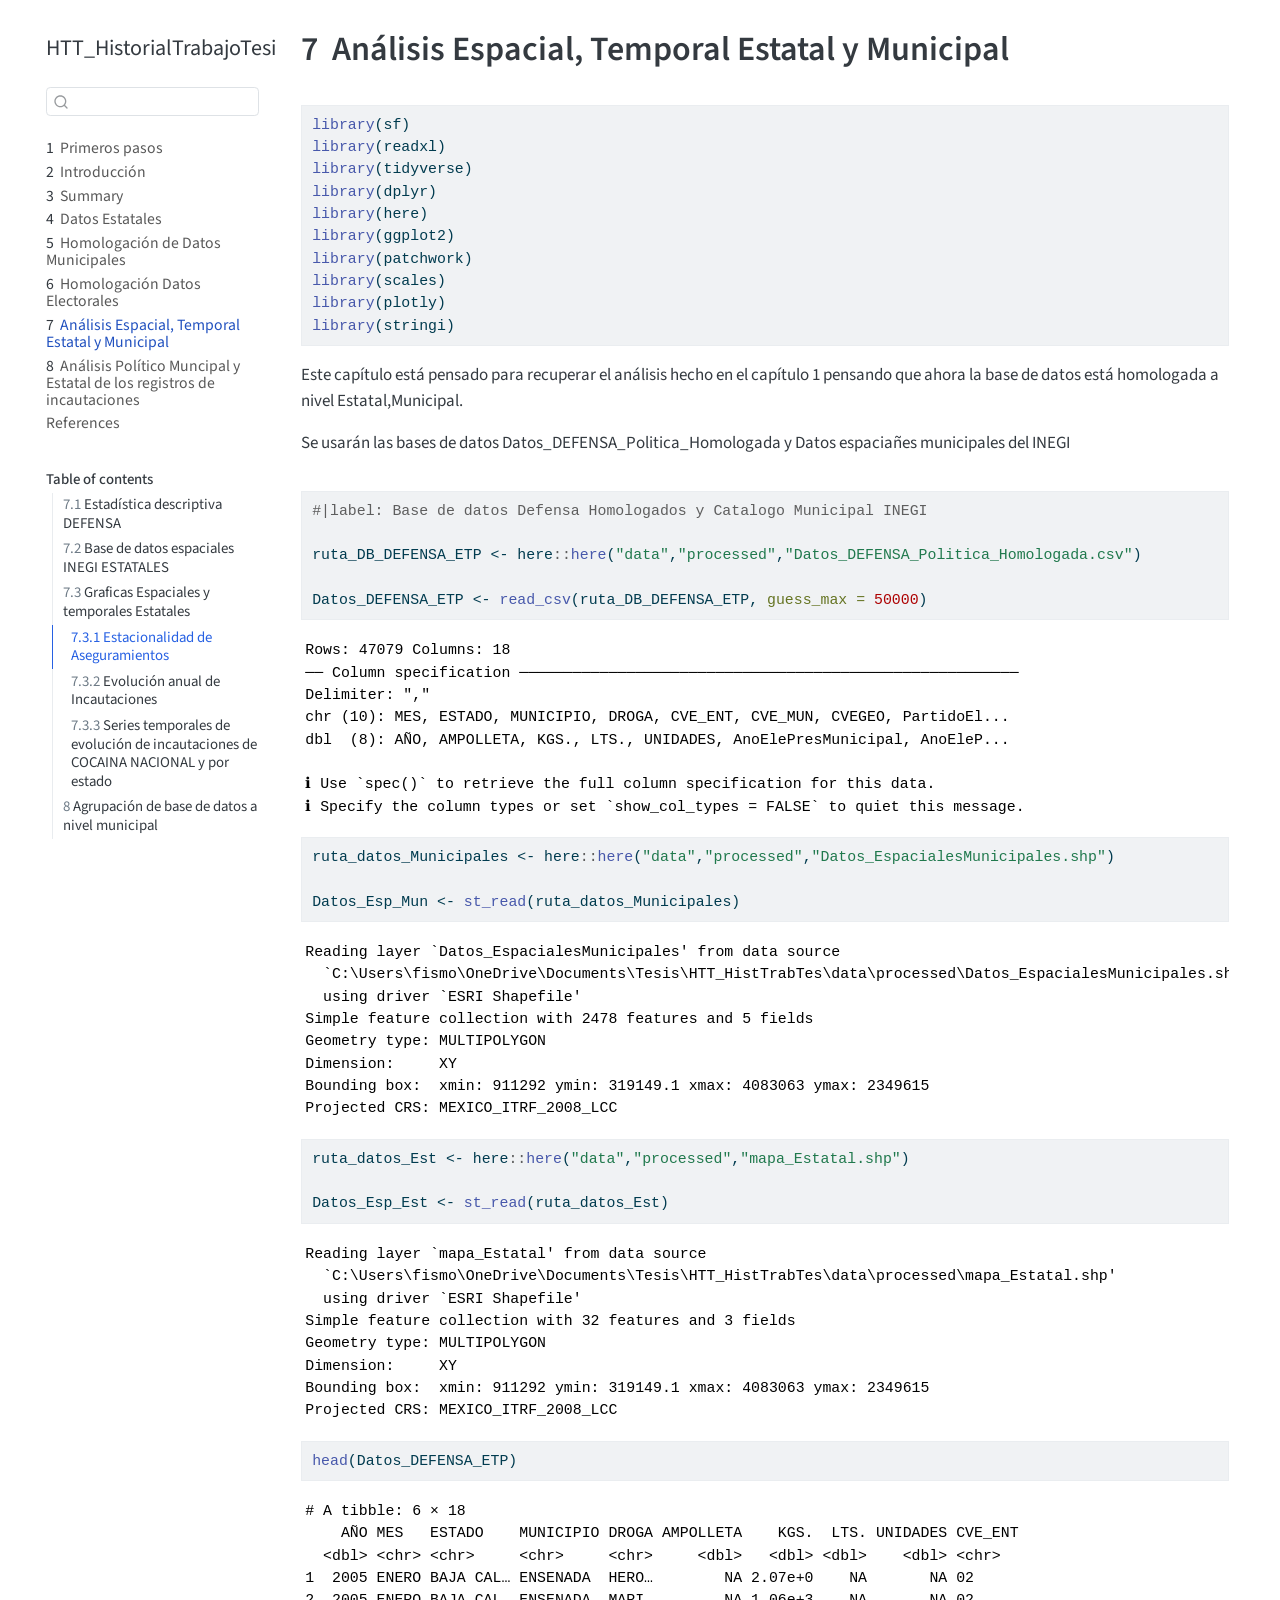
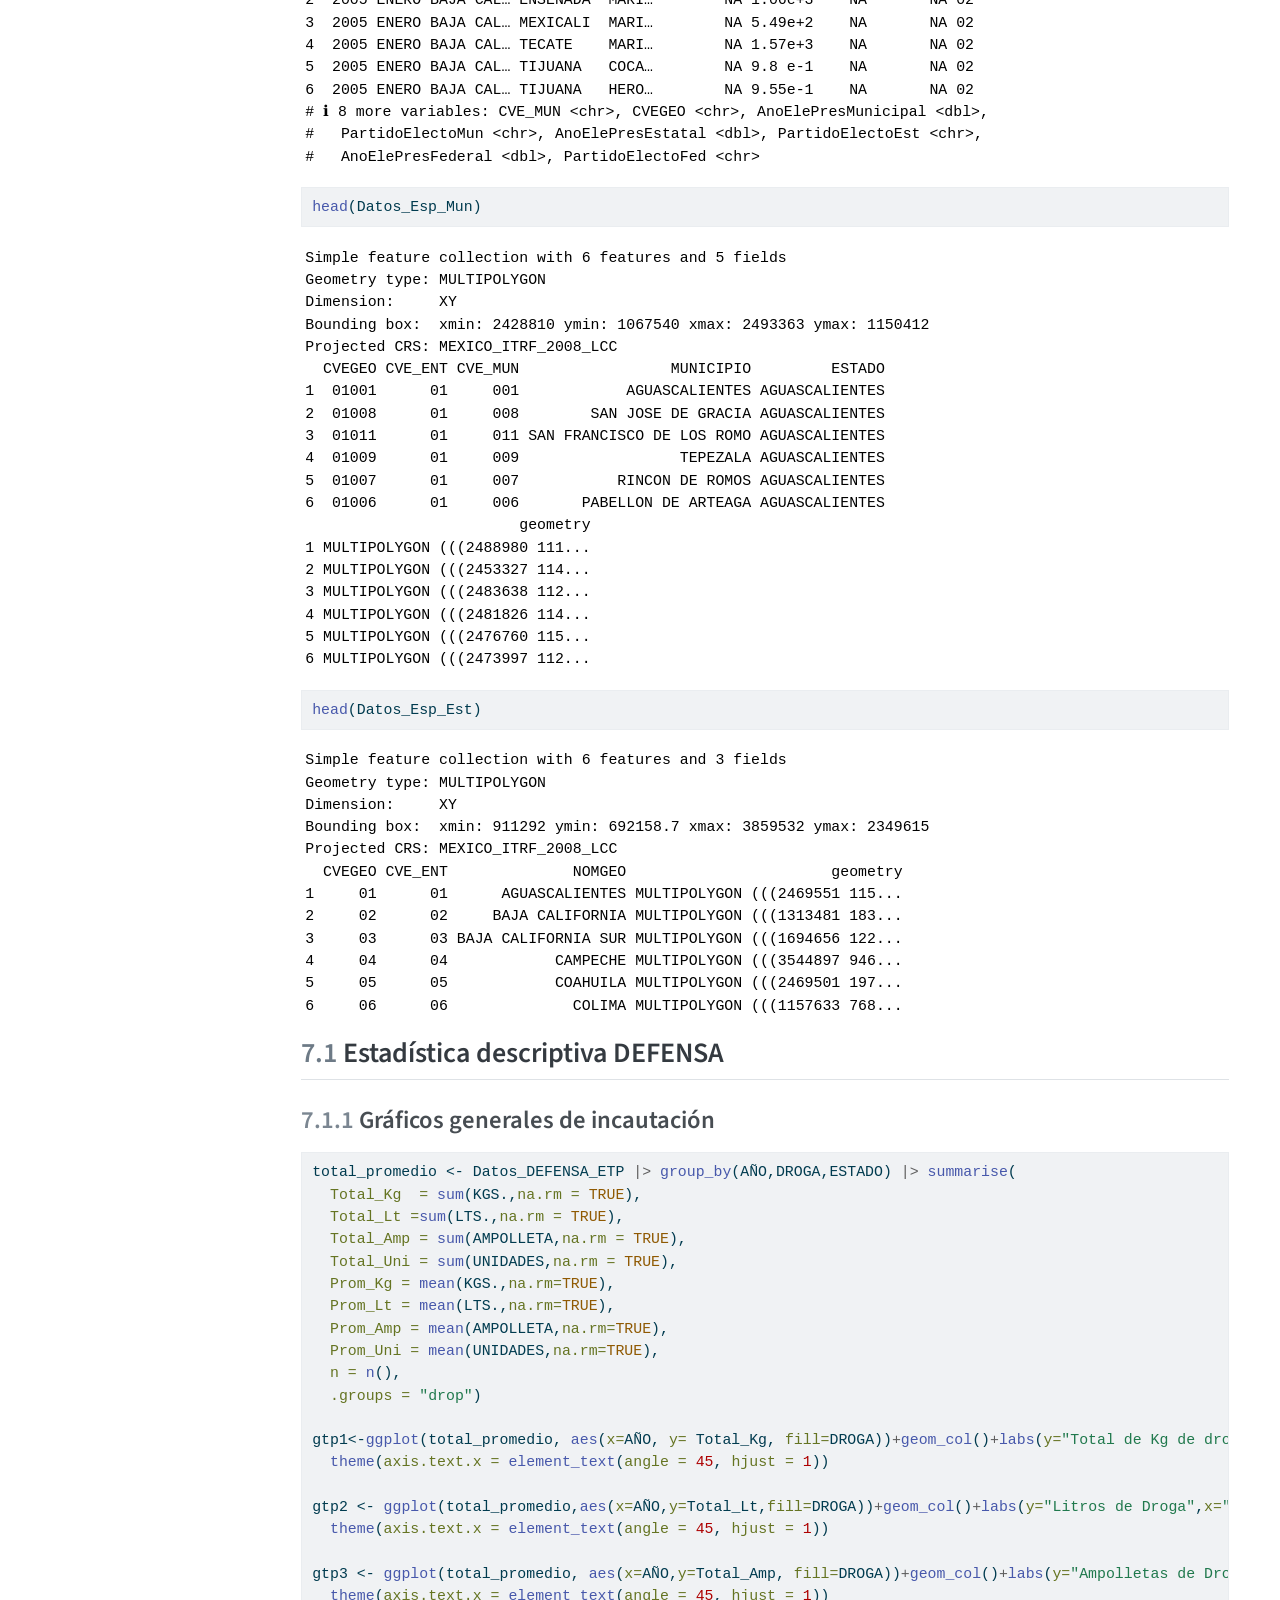
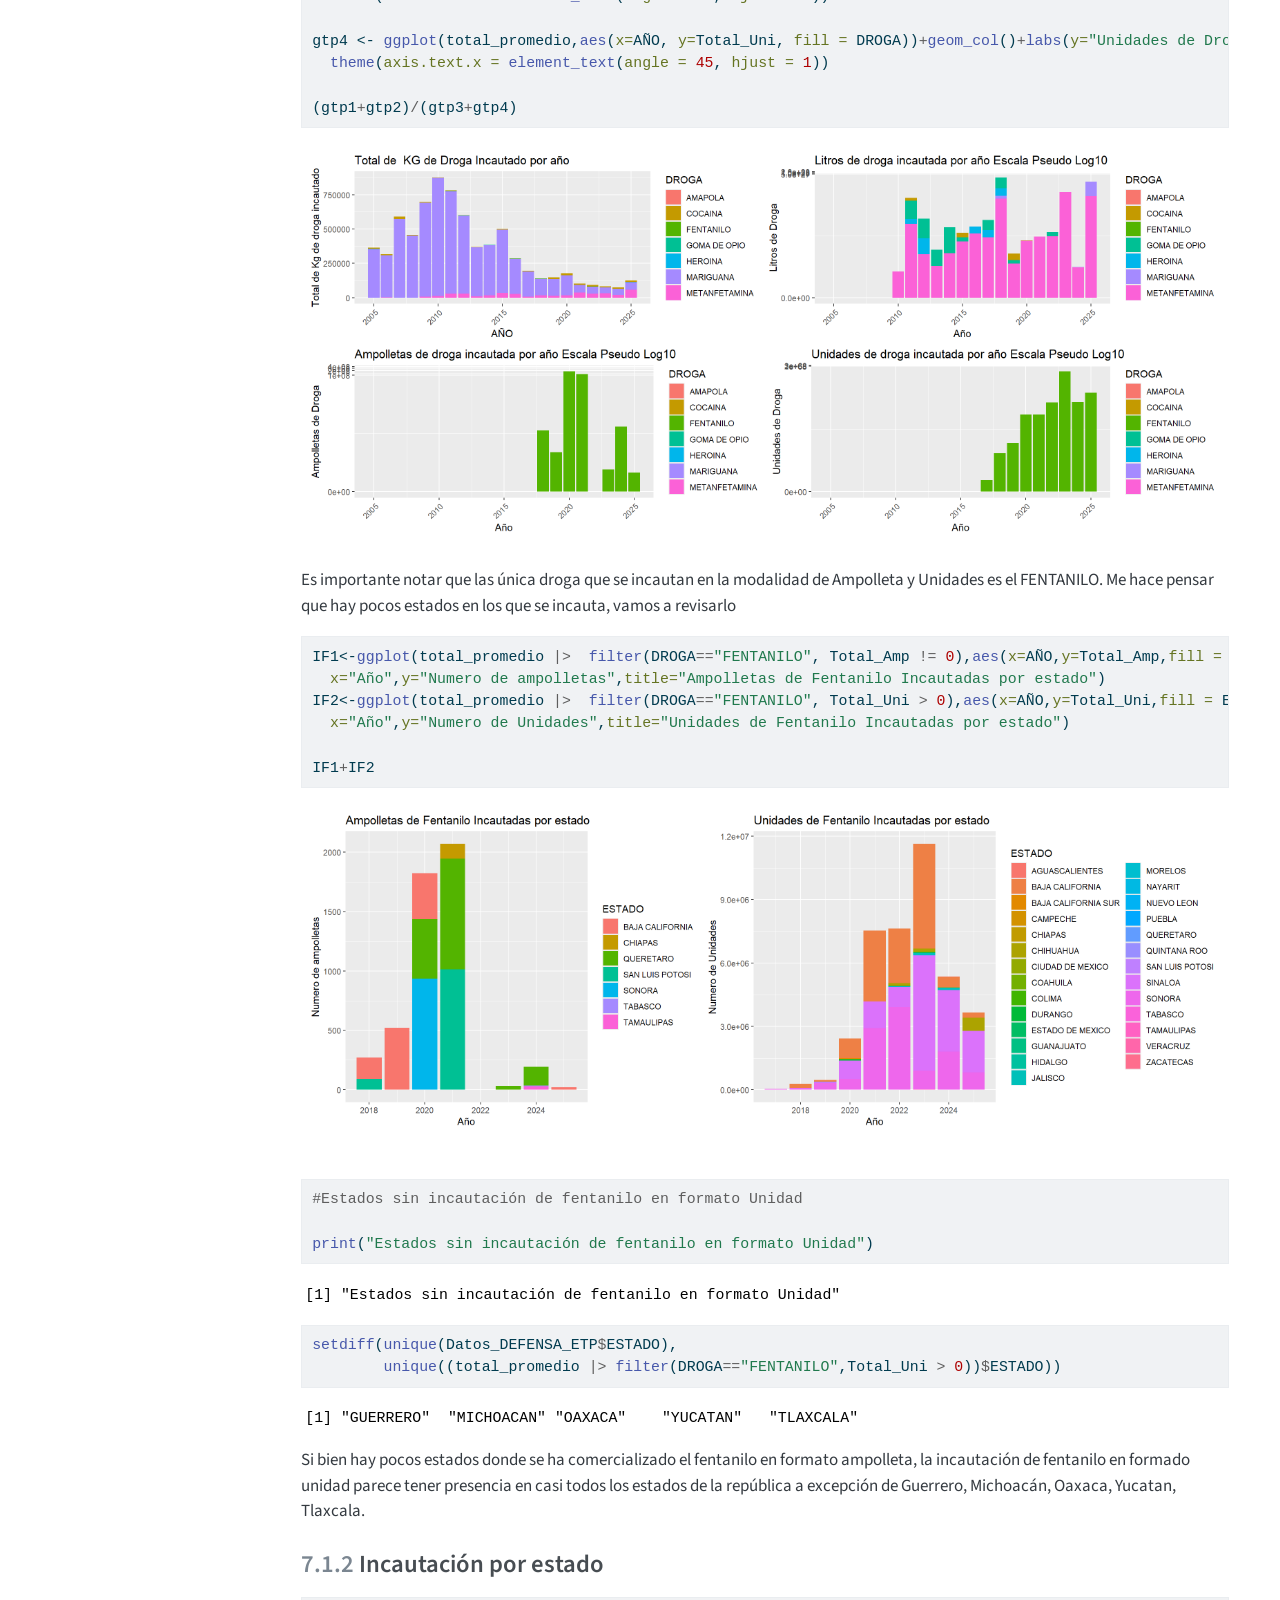
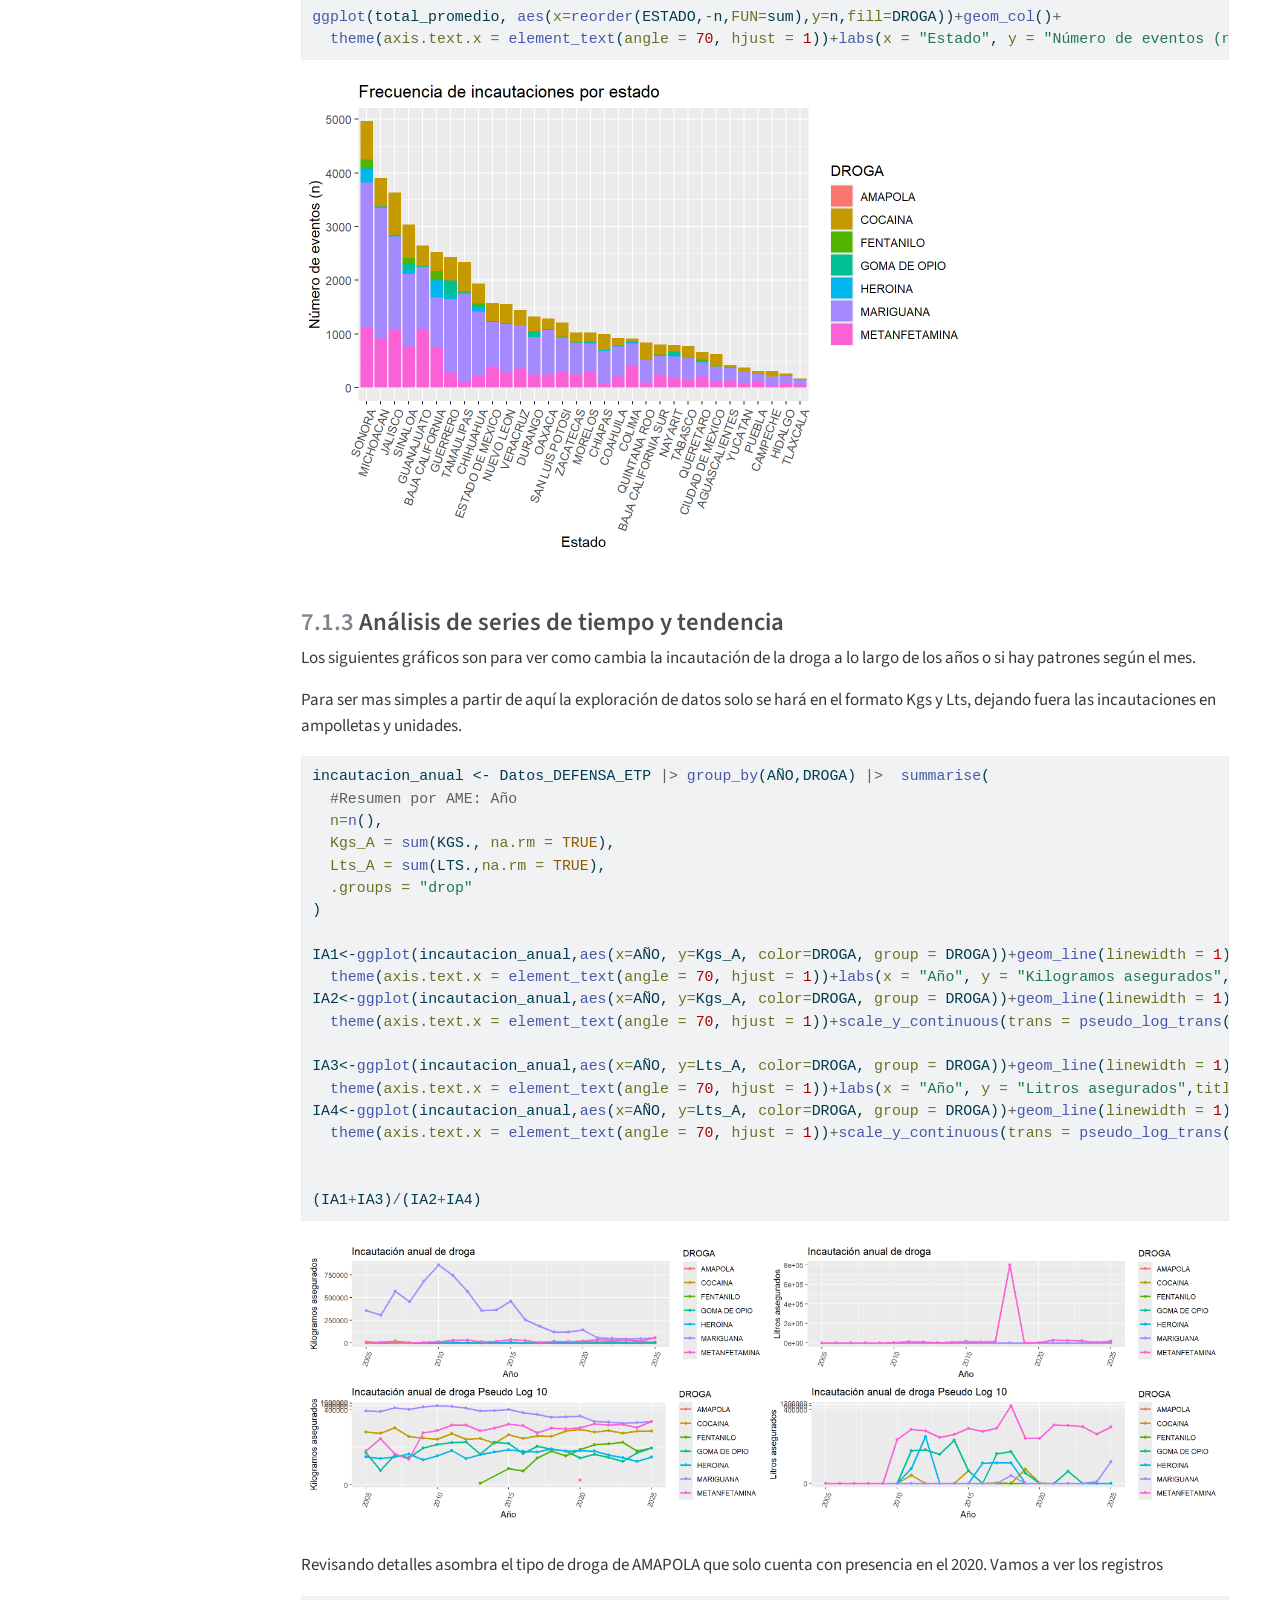
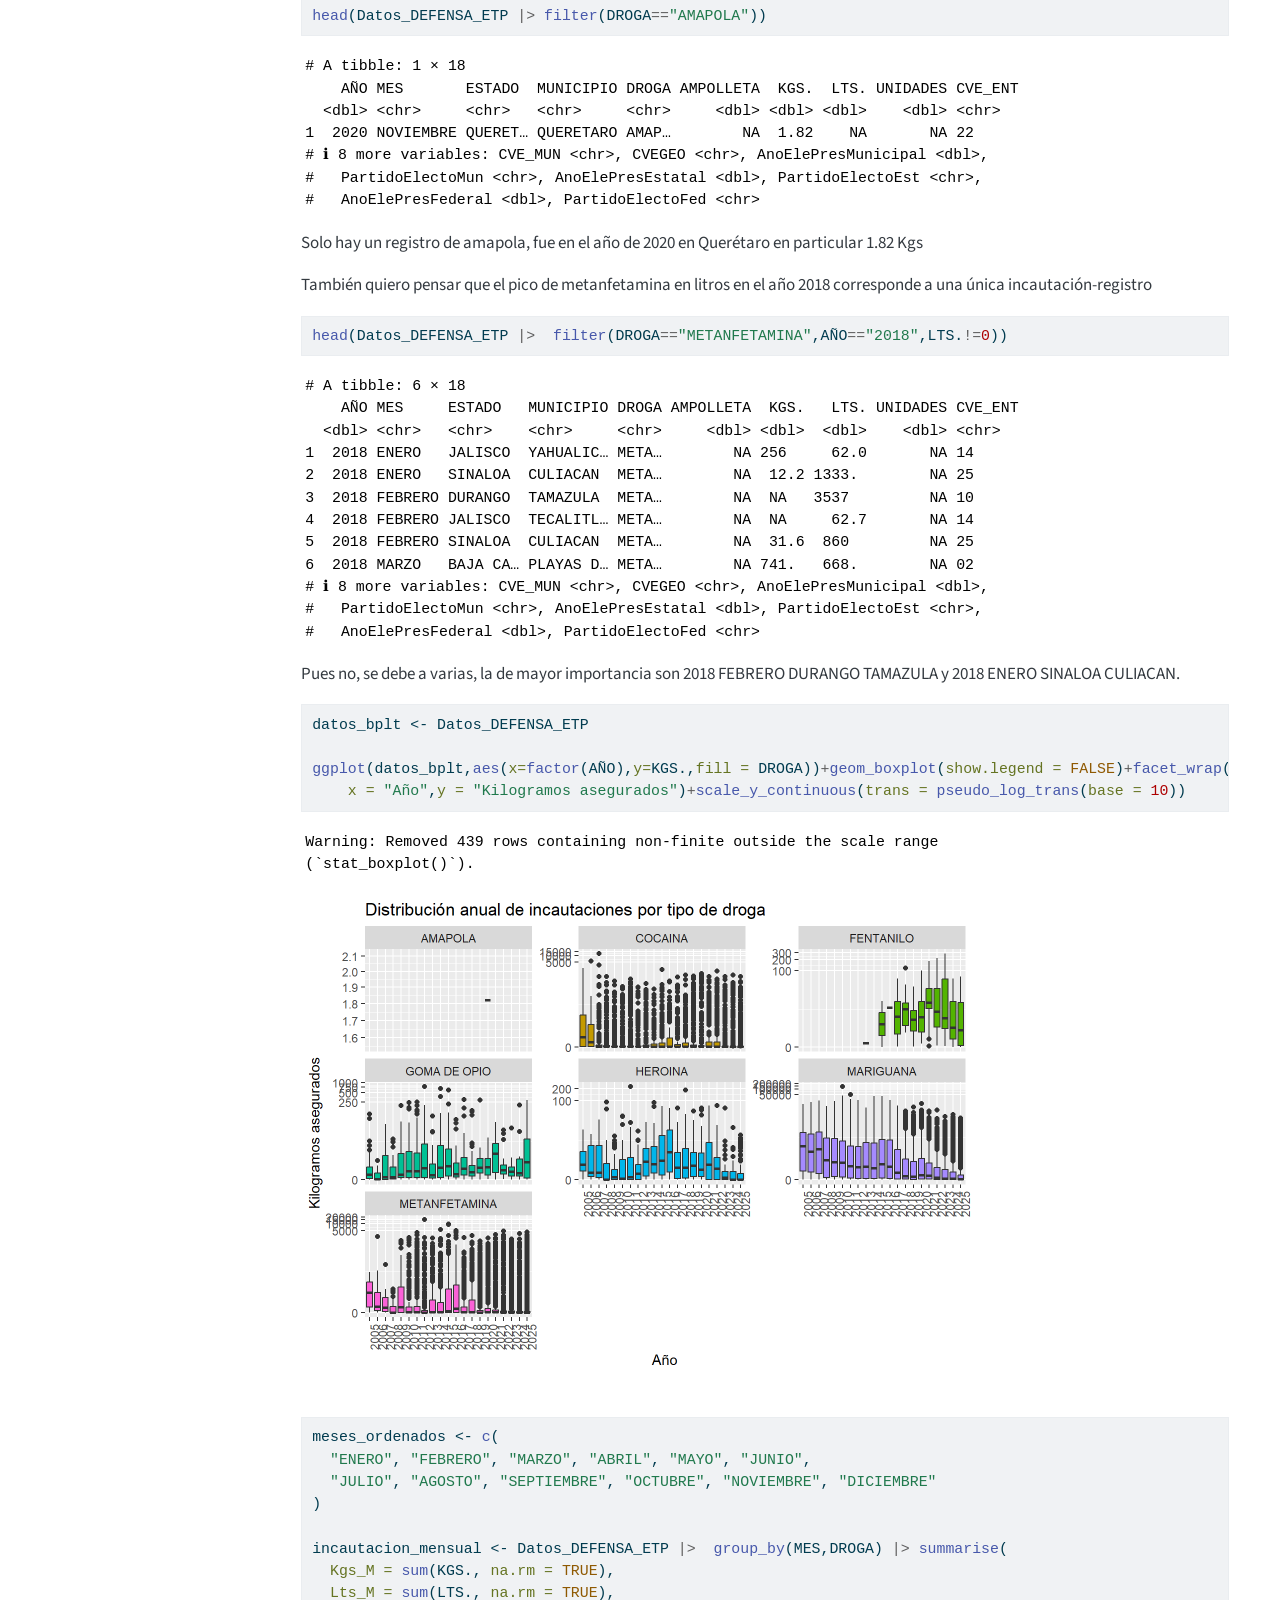
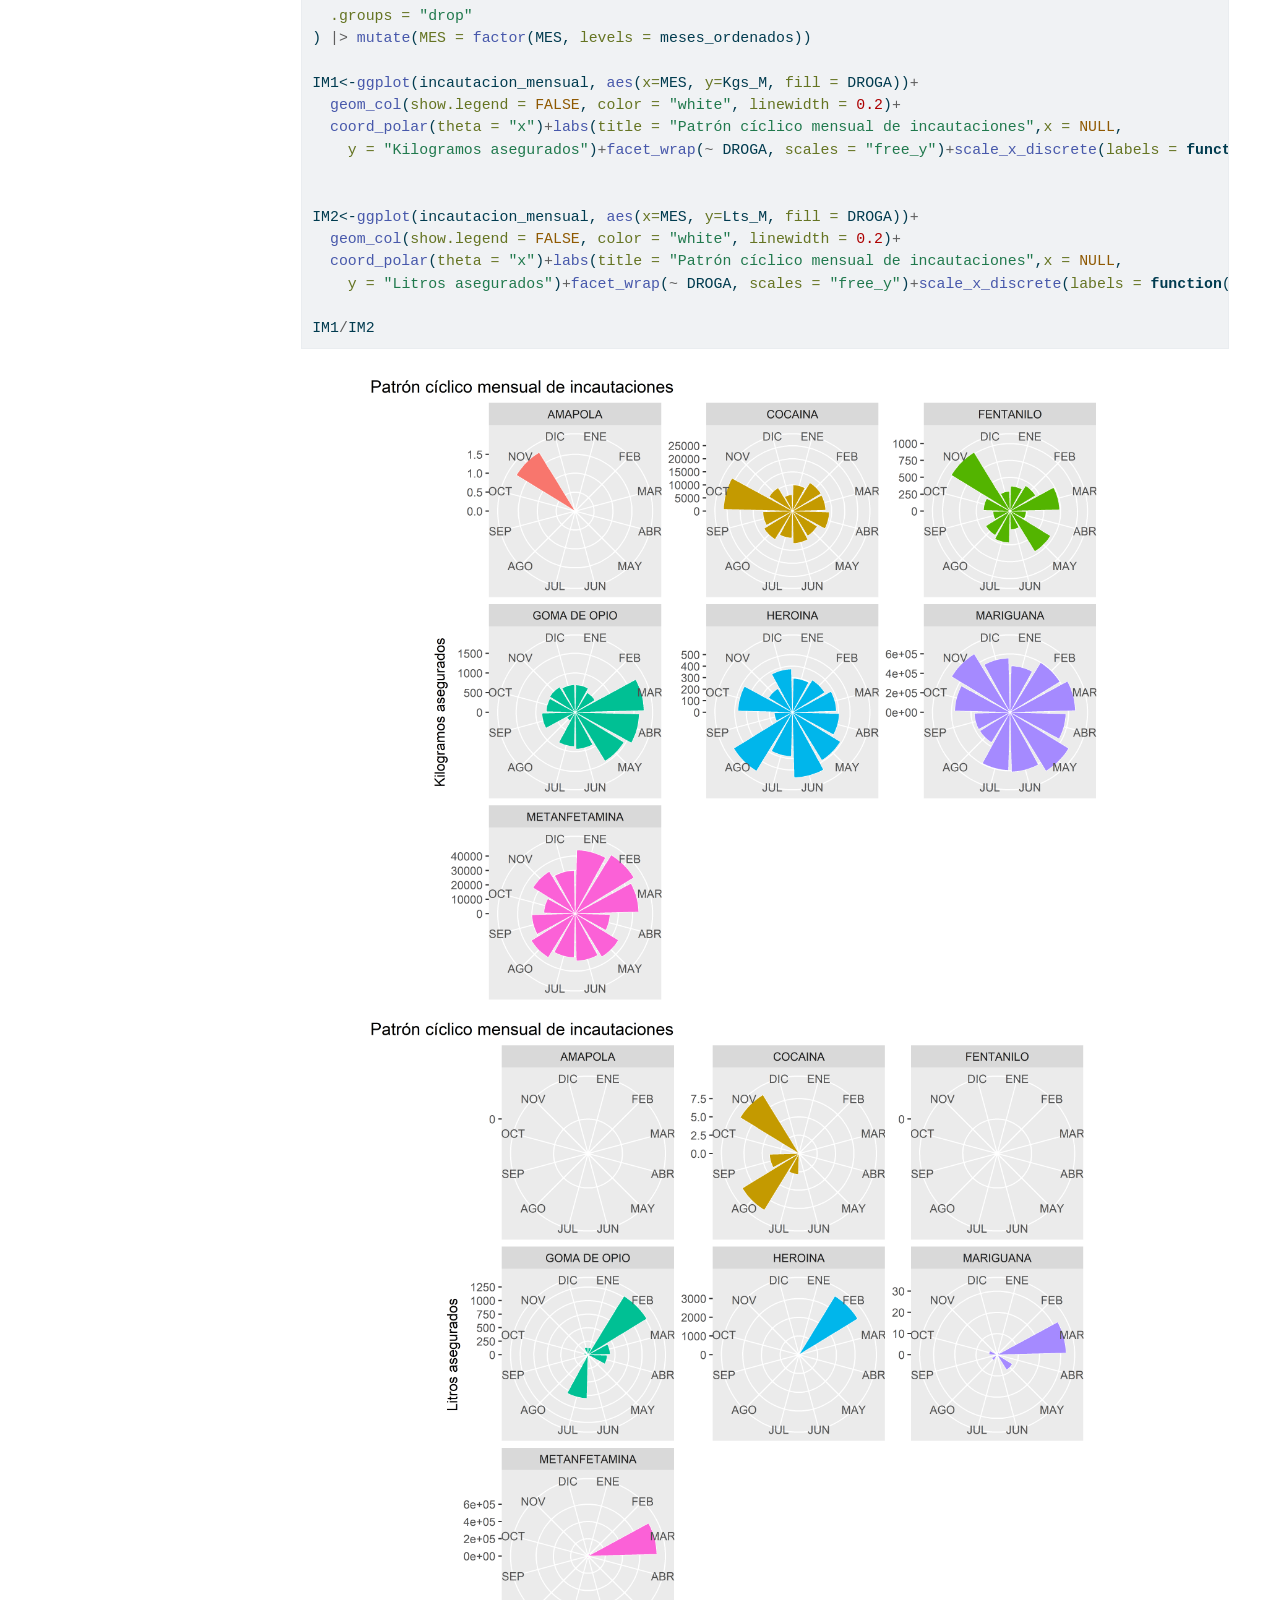
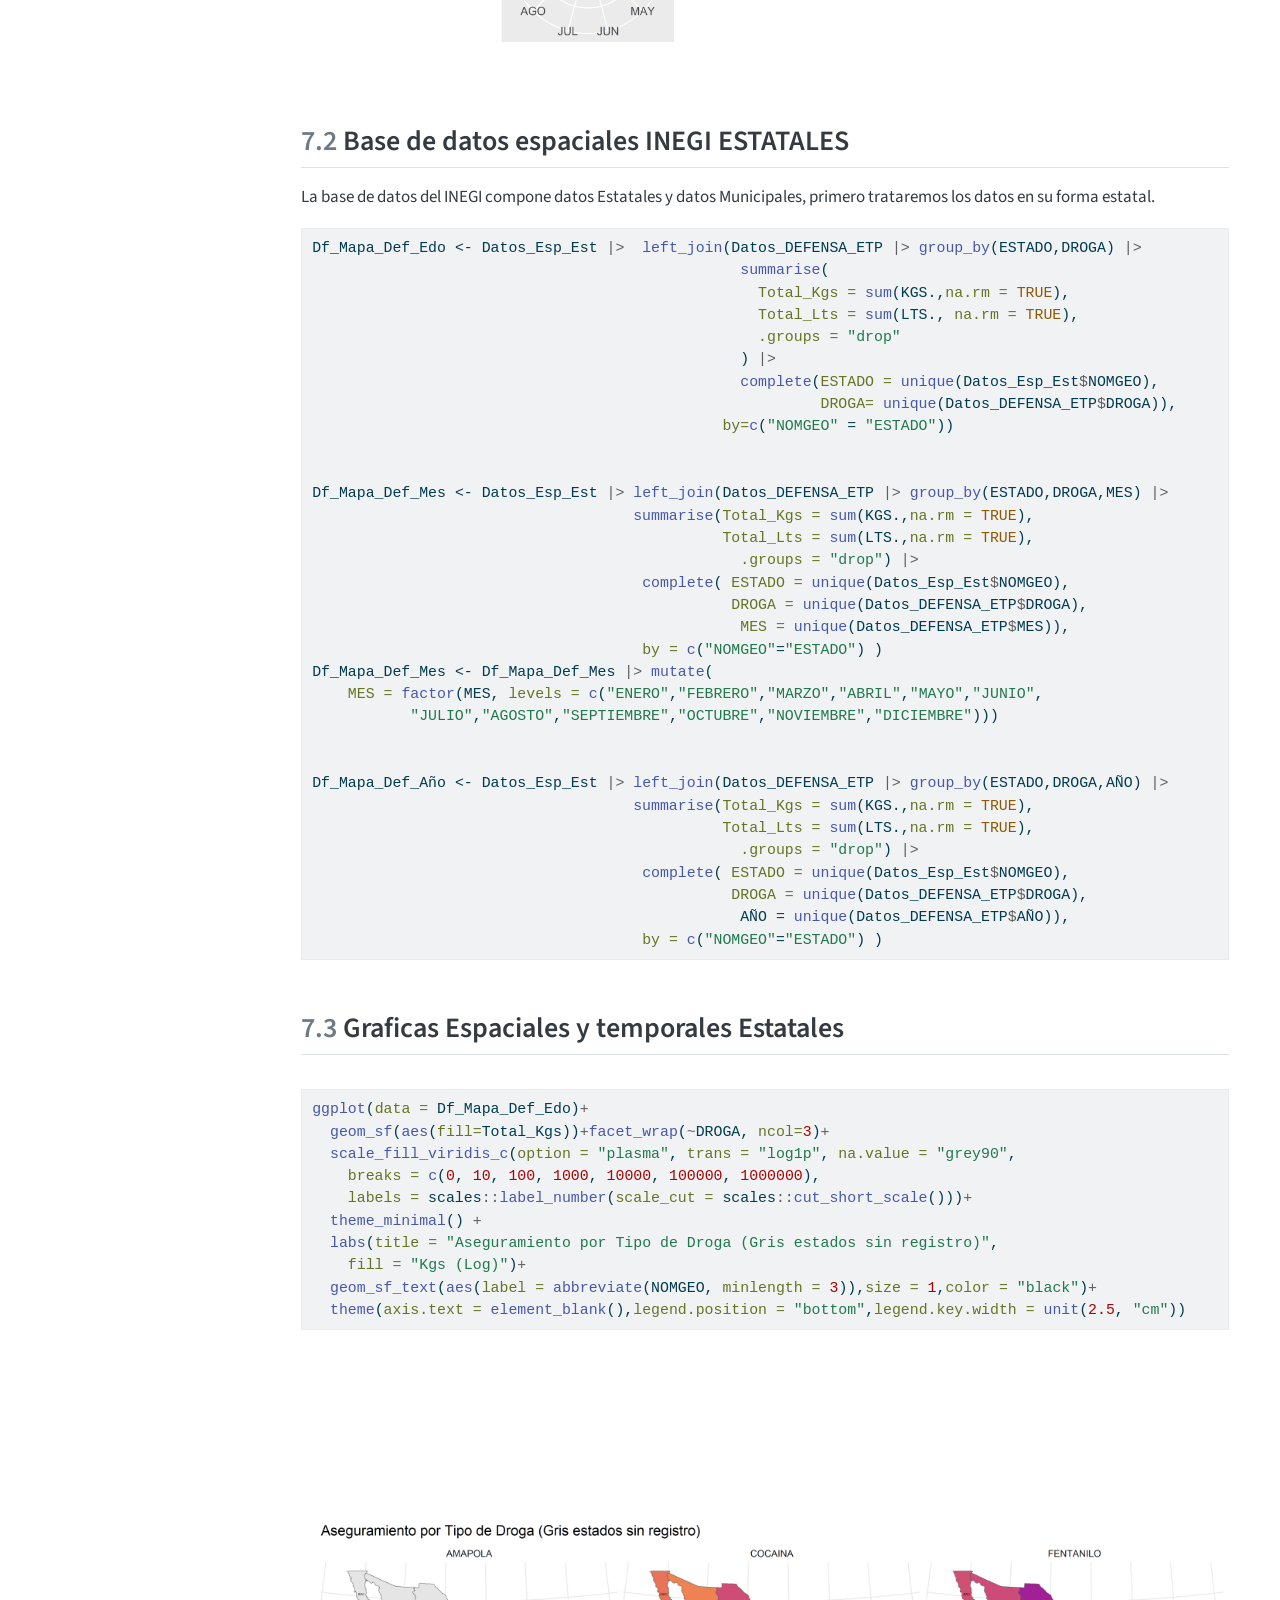
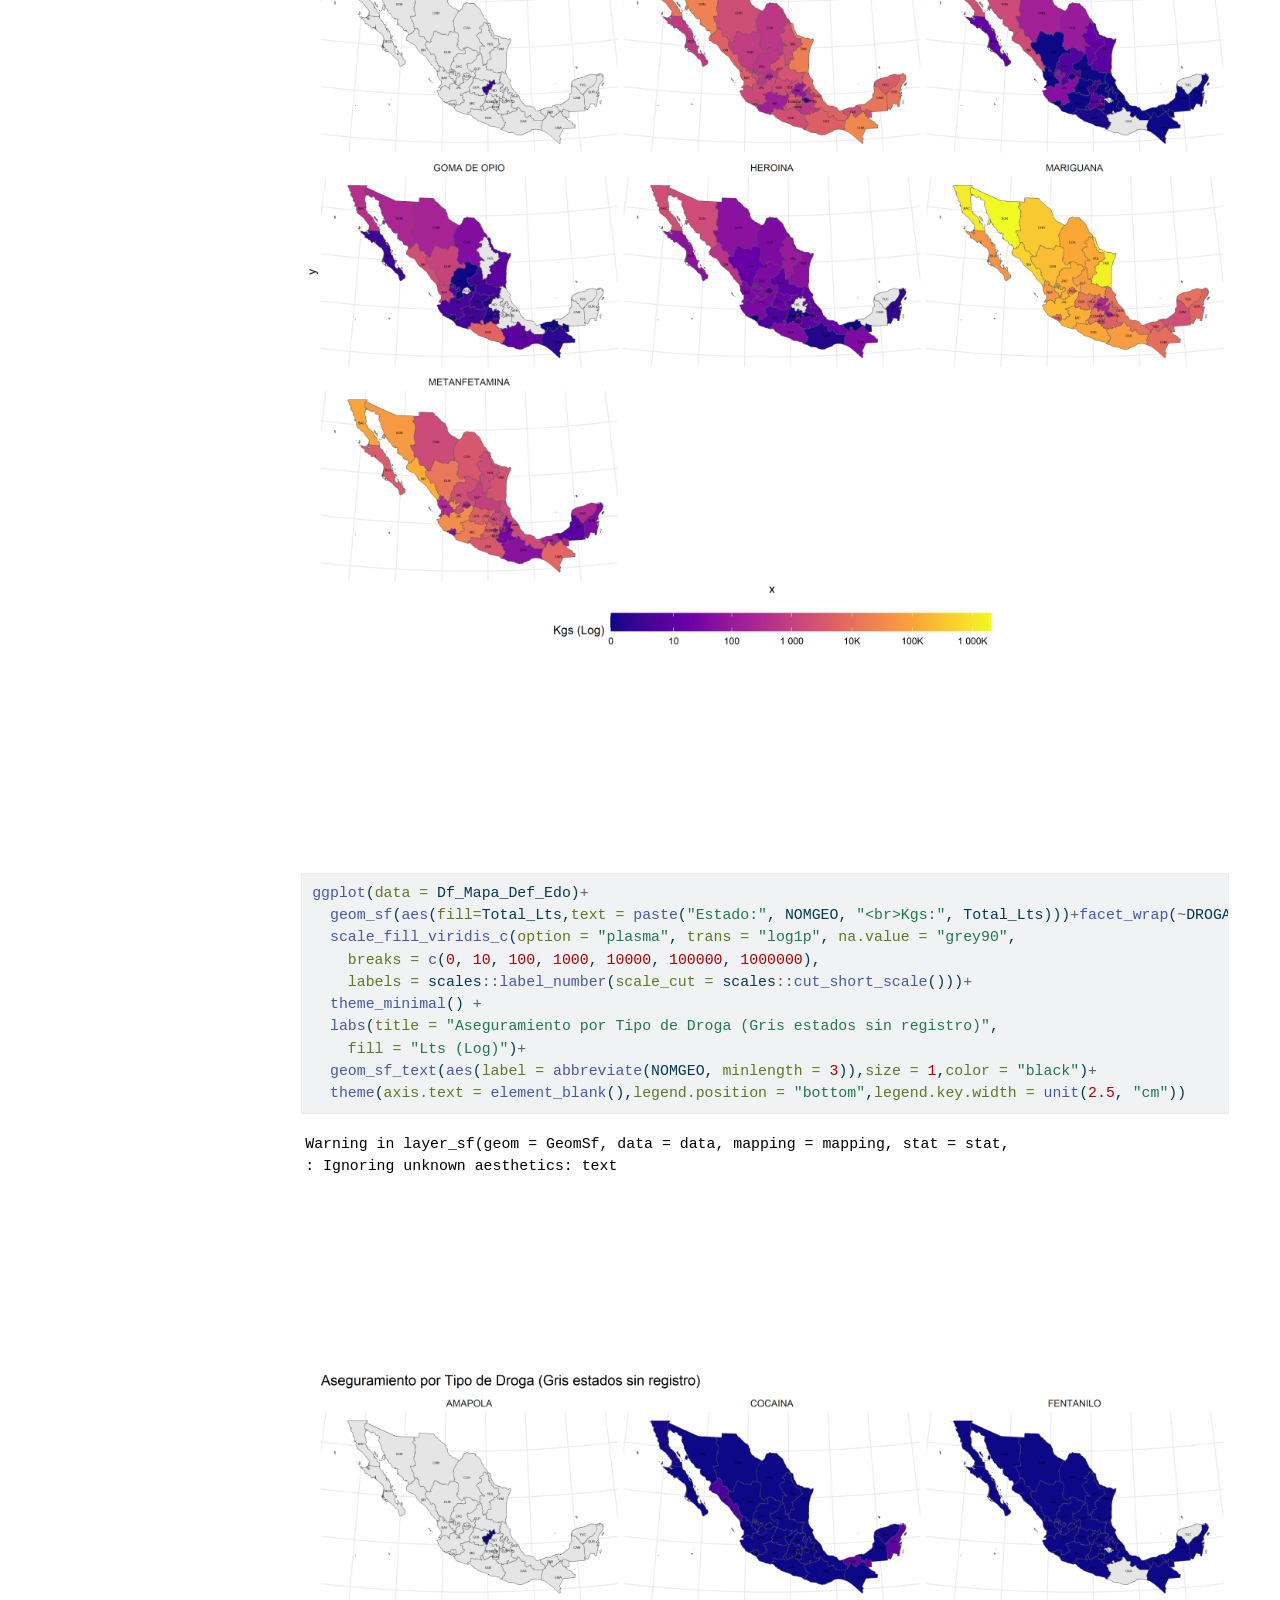
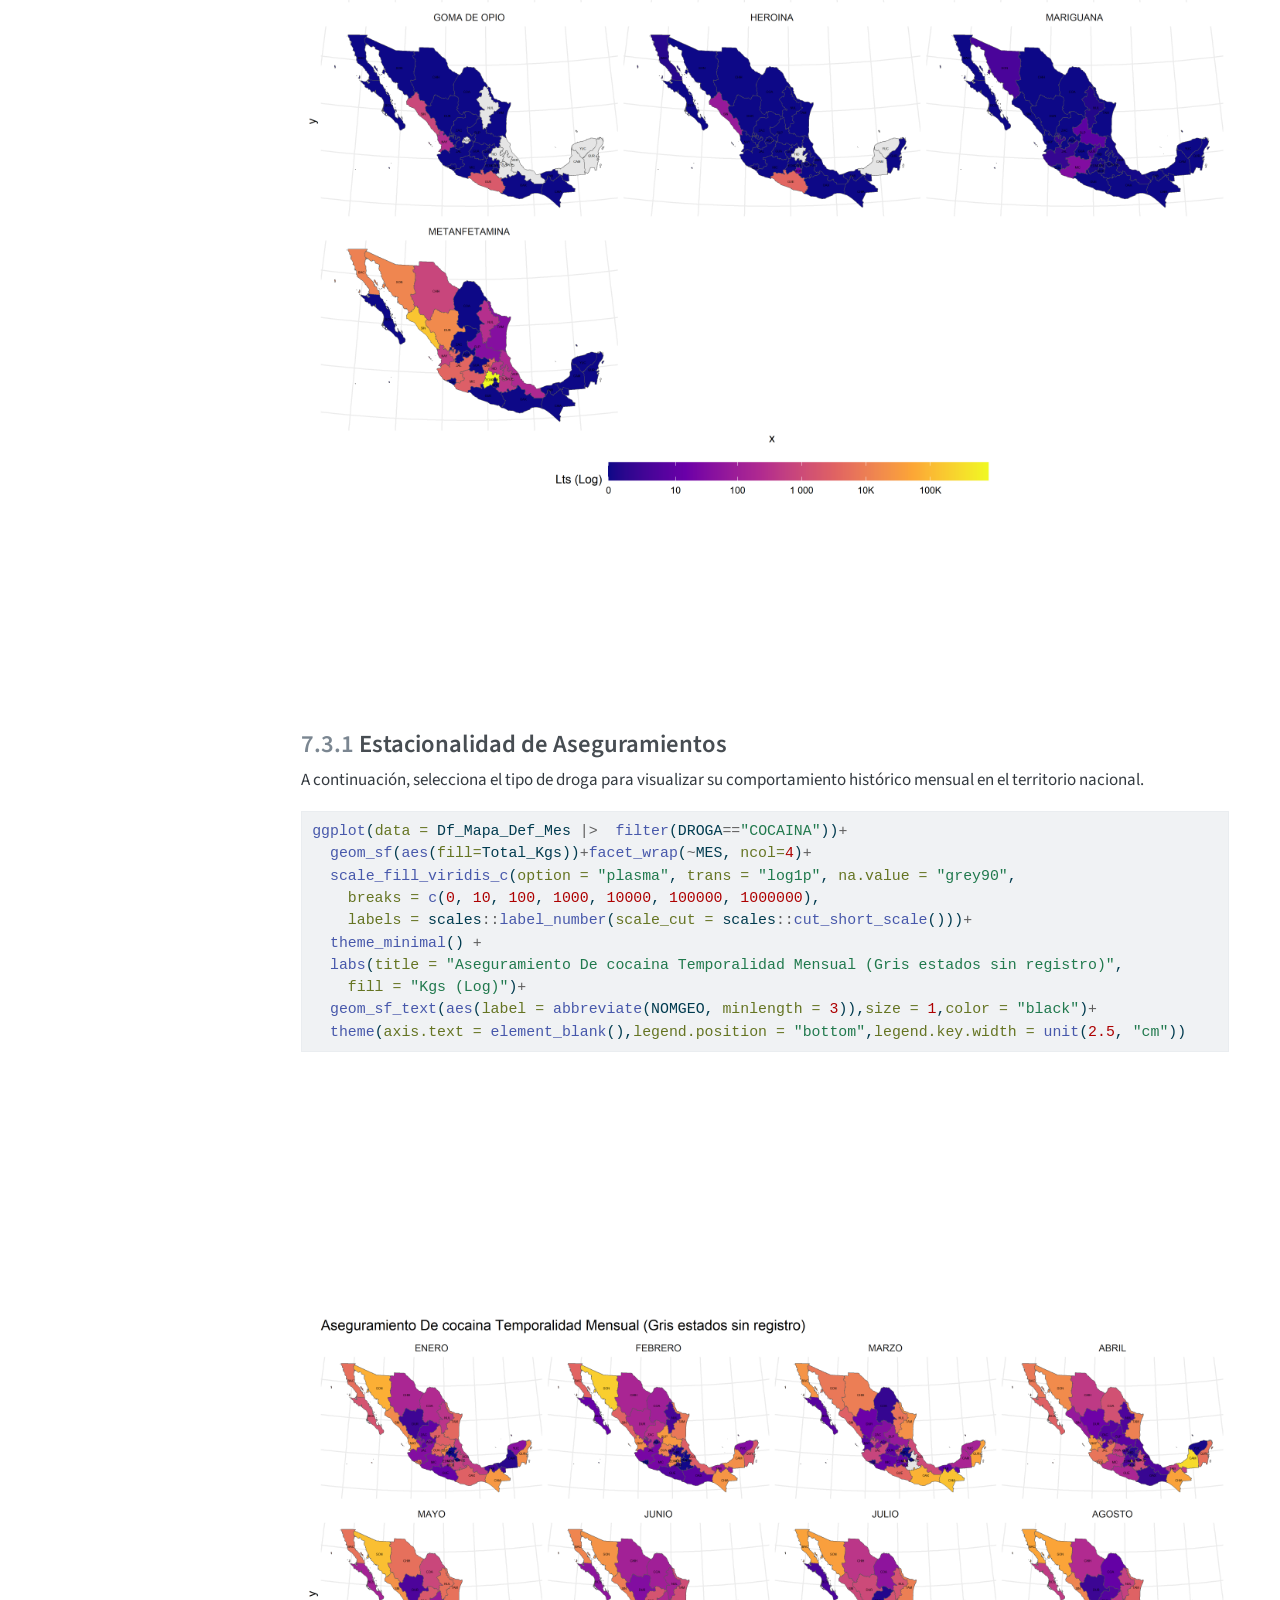
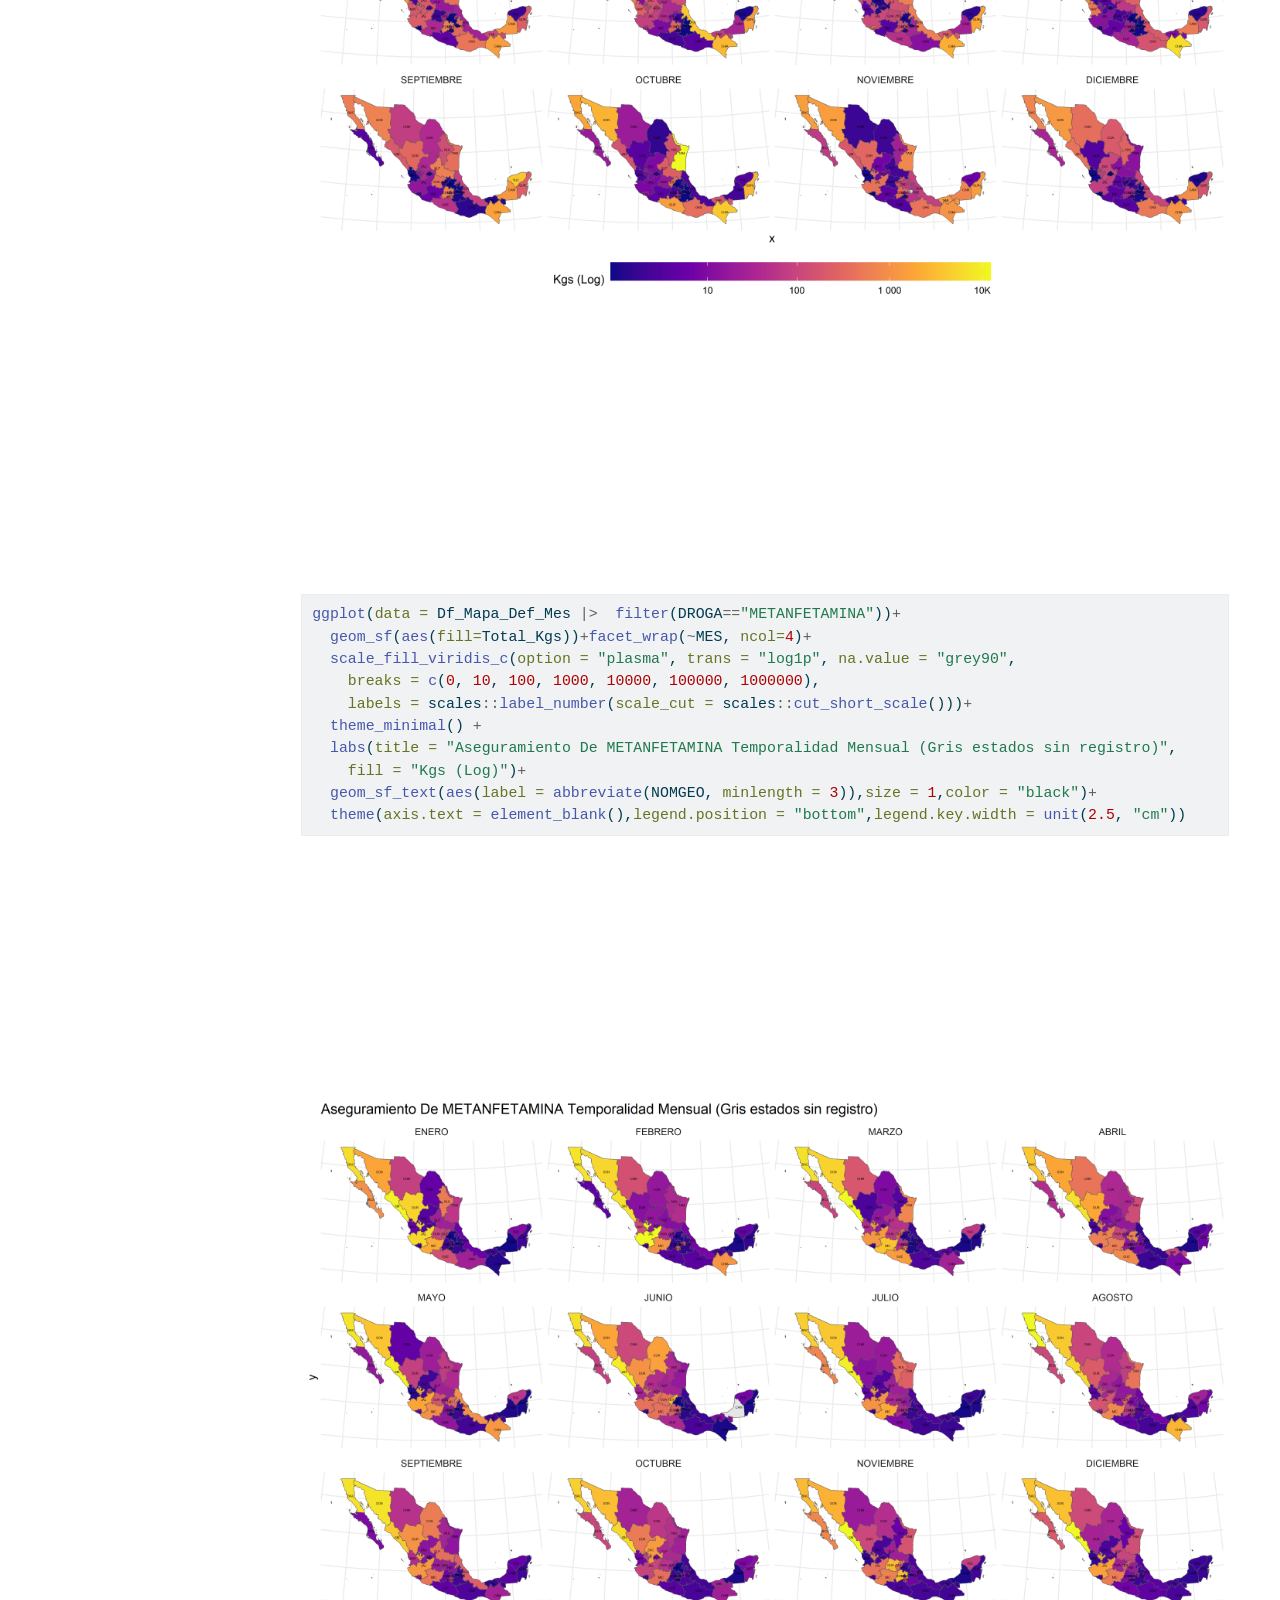
<file: notebooks/04_Analisis_Esp_Temp_Est_Mun.html>
<!DOCTYPE html>
<html xmlns="http://www.w3.org/1999/xhtml" lang="en" xml:lang="en"><head>

<meta charset="utf-8">
<meta name="generator" content="quarto-1.9.38">

<meta name="viewport" content="width=device-width, initial-scale=1.0, user-scalable=yes">


<title>7&nbsp; Análisis Espacial, Temporal Estatal y Municipal – HTT_HistorialTrabajoTesis</title>
<style>
/* Default styles provided by pandoc.
** See https://pandoc.org/MANUAL.html#variables-for-html for config info.
*/
code{white-space: pre-wrap;}
span.smallcaps{font-variant: small-caps;}
div.columns{display: flex; gap: min(4vw, 1.5em);}
div.column{flex: auto; overflow-x: auto;}
div.hanging-indent{margin-left: 1.5em; text-indent: -1.5em;}
ul.task-list{list-style: none;}
ul.task-list li input[type="checkbox"] {
  width: 0.8em;
  margin: 0 0.8em 0.2em -1em; /* quarto-specific, see https://github.com/quarto-dev/quarto-cli/issues/4556 */ 
  vertical-align: middle;
}
/* CSS for syntax highlighting */
html { -webkit-text-size-adjust: 100%; }
pre > code.sourceCode { white-space: pre; position: relative; }
pre > code.sourceCode > span { display: inline-block; line-height: 1.25; }
pre > code.sourceCode > span:empty { height: 1.2em; }
.sourceCode { overflow: visible; }
code.sourceCode > span { color: inherit; text-decoration: inherit; }
div.sourceCode { margin: 1em 0; }
pre.sourceCode { margin: 0; }
@media screen {
div.sourceCode { overflow: auto; }
}
@media print {
pre > code.sourceCode { white-space: pre-wrap; }
pre > code.sourceCode > span { text-indent: -5em; padding-left: 5em; }
}
pre.numberSource code
  { counter-reset: source-line 0; }
pre.numberSource code > span
  { position: relative; left: -4em; counter-increment: source-line; }
pre.numberSource code > span > a:first-child::before
  { content: counter(source-line);
    position: relative; left: -1em; text-align: right; vertical-align: baseline;
    border: none; display: inline-block;
    -webkit-touch-callout: none; -webkit-user-select: none;
    -khtml-user-select: none; -moz-user-select: none;
    -ms-user-select: none; user-select: none;
    padding: 0 4px; width: 4em;
  }
pre.numberSource { margin-left: 3em;  padding-left: 4px; }
div.sourceCode
  {   }
@media screen {
pre > code.sourceCode > span > a:first-child::before { text-decoration: underline; }
}
</style>


<script src="../site_libs/quarto-nav/quarto-nav.js"></script>
<script src="../site_libs/quarto-nav/headroom.min.js"></script>
<script src="../site_libs/clipboard/clipboard.min.js"></script>
<script src="../site_libs/quarto-search/autocomplete.umd.js"></script>
<script src="../site_libs/quarto-search/fuse.min.js"></script>
<script src="../site_libs/quarto-search/quarto-search.js"></script>
<meta name="quarto:offset" content="../">
<link href="../notebooks/05_Analisis_Temp_Politico_Est_Mun.html" rel="next">
<link href="../notebooks/03_Datos_Elecciones_Estatales_Municipales.html" rel="prev">
<script src="../site_libs/quarto-html/quarto.js" type="module"></script>
<script src="../site_libs/quarto-html/tabsets/tabsets.js" type="module"></script>
<script src="../site_libs/quarto-html/popper.min.js"></script>
<script src="../site_libs/quarto-html/tippy.umd.min.js"></script>
<script src="../site_libs/quarto-html/anchor.min.js"></script>
<link href="../site_libs/quarto-html/tippy.css" rel="stylesheet">
<link href="../site_libs/quarto-html/quarto-syntax-highlighting-15634bcf2e68342d4ad2dfa704d543f6.css" rel="stylesheet" id="quarto-text-highlighting-styles">
<script src="../site_libs/bootstrap/bootstrap.min.js"></script>
<link href="../site_libs/bootstrap/bootstrap-icons.css" rel="stylesheet">
<link href="../site_libs/bootstrap/bootstrap-7ac15b8a79fe5cd89217131b9707f42c.min.css" rel="stylesheet" append-hash="true" id="quarto-bootstrap" data-mode="light">
<script src="../site_libs/quarto-contrib/glightbox/glightbox.min.js"></script>
<link href="../site_libs/quarto-contrib/glightbox/glightbox.min.css" rel="stylesheet">
<link href="../site_libs/quarto-contrib/glightbox/lightbox.css" rel="stylesheet">
<script id="quarto-search-options" type="application/json">{
  "location": "sidebar",
  "copy-button": false,
  "collapse-after": 3,
  "panel-placement": "start",
  "type": "textbox",
  "limit": 50,
  "keyboard-shortcut": [
    "f",
    "/",
    "s"
  ],
  "show-item-context": false,
  "language": {
    "search-no-results-text": "No results",
    "search-matching-documents-text": "matching documents",
    "search-copy-link-title": "Copy link to search",
    "search-hide-matches-text": "Hide additional matches",
    "search-more-match-text": "more match in this document",
    "search-more-matches-text": "more matches in this document",
    "search-clear-button-title": "Clear",
    "search-text-placeholder": "",
    "search-detached-cancel-button-title": "Cancel",
    "search-submit-button-title": "Submit",
    "search-label": "Search"
  }
}</script>


</head>

<body class="nav-sidebar floating quarto-light">

<div id="quarto-search-results"></div>
  <header id="quarto-header" class="headroom fixed-top">
  <nav class="quarto-secondary-nav">
    <div class="container-fluid d-flex">
      <button type="button" class="quarto-btn-toggle btn" data-bs-toggle="collapse" role="button" data-bs-target=".quarto-sidebar-collapse-item" aria-controls="quarto-sidebar" aria-expanded="false" aria-label="Toggle sidebar navigation" onclick="if (window.quartoToggleHeadroom) { window.quartoToggleHeadroom(); }">
        <i class="bi bi-layout-text-sidebar-reverse"></i>
      </button>
        <nav class="quarto-page-breadcrumbs" aria-label="breadcrumb"><ol class="breadcrumb"><li class="breadcrumb-item"><a href="../notebooks/04_Analisis_Esp_Temp_Est_Mun.html"><span class="chapter-number">7</span>&nbsp; <span class="chapter-title">Análisis Espacial, Temporal Estatal y Municipal</span></a></li></ol></nav>
        <a class="flex-grow-1" role="navigation" data-bs-toggle="collapse" data-bs-target=".quarto-sidebar-collapse-item" aria-controls="quarto-sidebar" aria-expanded="false" aria-label="Toggle sidebar navigation" onclick="if (window.quartoToggleHeadroom) { window.quartoToggleHeadroom(); }">      
        </a>
      <button type="button" class="btn quarto-search-button" aria-label="Search" onclick="window.quartoOpenSearch();">
        <i class="bi bi-search"></i>
      </button>
    </div>
  </nav>
</header>
<!-- content -->
<div id="quarto-content" class="quarto-container page-columns page-rows-contents page-layout-full">
<!-- sidebar -->
  <nav id="quarto-sidebar" class="sidebar collapse collapse-horizontal quarto-sidebar-collapse-item sidebar-navigation floating overflow-auto">
    <div class="pt-lg-2 mt-2 text-left sidebar-header">
    <div class="sidebar-title mb-0 py-0">
      <a href="../">HTT_HistorialTrabajoTesis</a> 
    </div>
      </div>
        <div class="mt-2 flex-shrink-0 align-items-center">
        <div class="sidebar-search">
        <div id="quarto-search" class="" title="Search"></div>
        </div>
        </div>
    <div class="sidebar-menu-container"> 
    <ul class="list-unstyled mt-1">
        <li class="sidebar-item">
  <div class="sidebar-item-container"> 
  <a href="../index.html" class="sidebar-item-text sidebar-link">
 <span class="menu-text"><span class="chapter-number">1</span>&nbsp; <span class="chapter-title">Primeros pasos</span></span></a>
  </div>
</li>
        <li class="sidebar-item">
  <div class="sidebar-item-container"> 
  <a href="../intro.html" class="sidebar-item-text sidebar-link">
 <span class="menu-text"><span class="chapter-number">2</span>&nbsp; <span class="chapter-title">Introducción</span></span></a>
  </div>
</li>
        <li class="sidebar-item">
  <div class="sidebar-item-container"> 
  <a href="../summary.html" class="sidebar-item-text sidebar-link">
 <span class="menu-text"><span class="chapter-number">3</span>&nbsp; <span class="chapter-title">Summary</span></span></a>
  </div>
</li>
        <li class="sidebar-item">
  <div class="sidebar-item-container"> 
  <a href="../notebooks/01_Datos_Estatales.html" class="sidebar-item-text sidebar-link">
 <span class="menu-text"><span class="chapter-number">4</span>&nbsp; <span class="chapter-title">Datos Estatales</span></span></a>
  </div>
</li>
        <li class="sidebar-item">
  <div class="sidebar-item-container"> 
  <a href="../notebooks/02_Datos_Municipales.html" class="sidebar-item-text sidebar-link">
 <span class="menu-text"><span class="chapter-number">5</span>&nbsp; <span class="chapter-title">Homologación de Datos Municipales</span></span></a>
  </div>
</li>
        <li class="sidebar-item">
  <div class="sidebar-item-container"> 
  <a href="../notebooks/03_Datos_Elecciones_Estatales_Municipales.html" class="sidebar-item-text sidebar-link">
 <span class="menu-text"><span class="chapter-number">6</span>&nbsp; <span class="chapter-title">Homologación Datos Electorales</span></span></a>
  </div>
</li>
        <li class="sidebar-item">
  <div class="sidebar-item-container"> 
  <a href="../notebooks/04_Analisis_Esp_Temp_Est_Mun.html" class="sidebar-item-text sidebar-link active">
 <span class="menu-text"><span class="chapter-number">7</span>&nbsp; <span class="chapter-title">Análisis Espacial, Temporal Estatal y Municipal</span></span></a>
  </div>
</li>
        <li class="sidebar-item">
  <div class="sidebar-item-container"> 
  <a href="../notebooks/05_Analisis_Temp_Politico_Est_Mun.html" class="sidebar-item-text sidebar-link">
 <span class="menu-text"><span class="chapter-number">8</span>&nbsp; <span class="chapter-title">Análisis Político Muncipal y Estatal de los registros de incautaciones</span></span></a>
  </div>
</li>
        <li class="sidebar-item">
  <div class="sidebar-item-container"> 
  <a href="../references.html" class="sidebar-item-text sidebar-link">
 <span class="menu-text">References</span></a>
  </div>
</li>
    </ul>
    </div>
    <nav id="TOC" role="doc-toc" class="toc-active">
    <h2 id="toc-title">Table of contents</h2>
   
  <ul>
  <li><a href="#estadística-descriptiva-defensa" id="toc-estadística-descriptiva-defensa" class="nav-link active" data-scroll-target="#estadística-descriptiva-defensa"><span class="header-section-number">7.1</span> Estadística descriptiva DEFENSA</a>
  <ul class="collapse">
  <li><a href="#gráficos-generales-de-incautación" id="toc-gráficos-generales-de-incautación" class="nav-link" data-scroll-target="#gráficos-generales-de-incautación"><span class="header-section-number">7.1.1</span> Gráficos generales de incautación</a></li>
  <li><a href="#incautación-por-estado" id="toc-incautación-por-estado" class="nav-link" data-scroll-target="#incautación-por-estado"><span class="header-section-number">7.1.2</span> Incautación por estado</a></li>
  <li><a href="#análisis-de-series-de-tiempo-y-tendencia" id="toc-análisis-de-series-de-tiempo-y-tendencia" class="nav-link" data-scroll-target="#análisis-de-series-de-tiempo-y-tendencia"><span class="header-section-number">7.1.3</span> Análisis de series de tiempo y tendencia</a></li>
  </ul></li>
  <li><a href="#base-de-datos-espaciales-inegi-estatales" id="toc-base-de-datos-espaciales-inegi-estatales" class="nav-link" data-scroll-target="#base-de-datos-espaciales-inegi-estatales"><span class="header-section-number">7.2</span> Base de datos espaciales INEGI ESTATALES</a></li>
  <li><a href="#graficas-espaciales-y-temporales-estatales" id="toc-graficas-espaciales-y-temporales-estatales" class="nav-link" data-scroll-target="#graficas-espaciales-y-temporales-estatales"><span class="header-section-number">7.3</span> Graficas Espaciales y temporales Estatales</a>
  <ul class="collapse">
  <li><a href="#estacionalidad-de-aseguramientos" id="toc-estacionalidad-de-aseguramientos" class="nav-link" data-scroll-target="#estacionalidad-de-aseguramientos"><span class="header-section-number">7.3.1</span> Estacionalidad de Aseguramientos</a></li>
  <li><a href="#evolución-anual-de-incautaciones" id="toc-evolución-anual-de-incautaciones" class="nav-link" data-scroll-target="#evolución-anual-de-incautaciones"><span class="header-section-number">7.3.2</span> Evolución anual de Incautaciones</a></li>
  <li><a href="#series-temporales-de-evolución-de-incautaciones-de-cocaina-nacional-y-por-estado" id="toc-series-temporales-de-evolución-de-incautaciones-de-cocaina-nacional-y-por-estado" class="nav-link" data-scroll-target="#series-temporales-de-evolución-de-incautaciones-de-cocaina-nacional-y-por-estado"><span class="header-section-number">7.3.3</span> Series temporales de evolución de incautaciones de COCAINA NACIONAL y por estado</a></li>
  </ul></li>
  <li><a href="#agrupación-de-base-de-datos-a-nivel-municipal" id="toc-agrupación-de-base-de-datos-a-nivel-municipal" class="nav-link" data-scroll-target="#agrupación-de-base-de-datos-a-nivel-municipal"><span class="header-section-number">8</span> Agrupación de base de datos a nivel municipal</a>
  <ul class="collapse">
  <li><a href="#graficas-espaciales-y-temporales-municipales" id="toc-graficas-espaciales-y-temporales-municipales" class="nav-link" data-scroll-target="#graficas-espaciales-y-temporales-municipales"><span class="header-section-number">8.1</span> Graficas Espaciales y temporales Municipales</a>
  <ul class="collapse">
  <li><a href="#estacionalidad-de-aseguramientos-municipal" id="toc-estacionalidad-de-aseguramientos-municipal" class="nav-link" data-scroll-target="#estacionalidad-de-aseguramientos-municipal"><span class="header-section-number">8.1.1</span> Estacionalidad de Aseguramientos Municipal</a></li>
  <li><a href="#evolución-anual-de-incautaciones-municipal" id="toc-evolución-anual-de-incautaciones-municipal" class="nav-link" data-scroll-target="#evolución-anual-de-incautaciones-municipal"><span class="header-section-number">8.1.2</span> Evolución anual de Incautaciones Municipal</a></li>
  </ul></li>
  </ul></li>
  </ul>
</nav>
</nav>
<div id="quarto-sidebar-glass" class="quarto-sidebar-collapse-item" data-bs-toggle="collapse" data-bs-target=".quarto-sidebar-collapse-item"></div>
<!-- margin-sidebar -->
    <div id="quarto-margin-sidebar" class="sidebar margin-sidebar zindex-bottom">
    </div>
<!-- main -->
<main class="content page-columns page-full column-body" id="quarto-document-content">

<header id="title-block-header" class="quarto-title-block default">
<div class="quarto-title">
<h1 class="title"><span class="chapter-number">7</span>&nbsp; <span class="chapter-title">Análisis Espacial, Temporal Estatal y Municipal</span></h1>
</div>



<div class="quarto-title-meta column-body">

    
  
    
  </div>
  


</header>


<div class="cell">
<div class="code-copy-outer-scaffold"><div class="sourceCode cell-code" id="cb1"><pre class="sourceCode r code-with-copy"><code class="sourceCode r"><span id="cb1-1"><a href="#cb1-1" aria-hidden="true" tabindex="-1"></a><span class="fu">library</span>(sf)</span>
<span id="cb1-2"><a href="#cb1-2" aria-hidden="true" tabindex="-1"></a><span class="fu">library</span>(readxl)</span>
<span id="cb1-3"><a href="#cb1-3" aria-hidden="true" tabindex="-1"></a><span class="fu">library</span>(tidyverse)</span>
<span id="cb1-4"><a href="#cb1-4" aria-hidden="true" tabindex="-1"></a><span class="fu">library</span>(dplyr)</span>
<span id="cb1-5"><a href="#cb1-5" aria-hidden="true" tabindex="-1"></a><span class="fu">library</span>(here)</span>
<span id="cb1-6"><a href="#cb1-6" aria-hidden="true" tabindex="-1"></a><span class="fu">library</span>(ggplot2)</span>
<span id="cb1-7"><a href="#cb1-7" aria-hidden="true" tabindex="-1"></a><span class="fu">library</span>(patchwork)</span>
<span id="cb1-8"><a href="#cb1-8" aria-hidden="true" tabindex="-1"></a><span class="fu">library</span>(scales)</span>
<span id="cb1-9"><a href="#cb1-9" aria-hidden="true" tabindex="-1"></a><span class="fu">library</span>(plotly)</span>
<span id="cb1-10"><a href="#cb1-10" aria-hidden="true" tabindex="-1"></a><span class="fu">library</span>(stringi)</span></code></pre></div><button title="Copy to Clipboard" class="code-copy-button"><i class="bi"></i></button></div>
</div>
<p>Este capítulo está pensado para recuperar el análisis hecho en el capítulo 1 pensando que ahora la base de datos está homologada a nivel Estatal,Municipal.</p>
<p>Se usarán las bases de datos Datos_DEFENSA_Politica_Homologada y Datos espaciañes municipales del INEGI</p>
<div class="cell">
<div class="code-copy-outer-scaffold"><div class="sourceCode cell-code" id="cb2"><pre class="sourceCode r code-with-copy"><code class="sourceCode r"><span id="cb2-1"><a href="#cb2-1" aria-hidden="true" tabindex="-1"></a><span class="co">#|label: Base de datos Defensa Homologados y Catalogo Municipal INEGI </span></span>
<span id="cb2-2"><a href="#cb2-2" aria-hidden="true" tabindex="-1"></a></span>
<span id="cb2-3"><a href="#cb2-3" aria-hidden="true" tabindex="-1"></a>ruta_DB_DEFENSA_ETP <span class="ot">&lt;-</span> here<span class="sc">::</span><span class="fu">here</span>(<span class="st">"data"</span>,<span class="st">"processed"</span>,<span class="st">"Datos_DEFENSA_Politica_Homologada.csv"</span>)</span>
<span id="cb2-4"><a href="#cb2-4" aria-hidden="true" tabindex="-1"></a></span>
<span id="cb2-5"><a href="#cb2-5" aria-hidden="true" tabindex="-1"></a>Datos_DEFENSA_ETP <span class="ot">&lt;-</span> <span class="fu">read_csv</span>(ruta_DB_DEFENSA_ETP, <span class="at">guess_max =</span> <span class="dv">50000</span>)</span></code></pre></div><button title="Copy to Clipboard" class="code-copy-button"><i class="bi"></i></button></div>
<div class="cell-output cell-output-stderr">
<pre><code>Rows: 47079 Columns: 18
── Column specification ────────────────────────────────────────────────────────
Delimiter: ","
chr (10): MES, ESTADO, MUNICIPIO, DROGA, CVE_ENT, CVE_MUN, CVEGEO, PartidoEl...
dbl  (8): AÑO, AMPOLLETA, KGS., LTS., UNIDADES, AnoElePresMunicipal, AnoEleP...

ℹ Use `spec()` to retrieve the full column specification for this data.
ℹ Specify the column types or set `show_col_types = FALSE` to quiet this message.</code></pre>
</div>
<div class="code-copy-outer-scaffold"><div class="sourceCode cell-code" id="cb4"><pre class="sourceCode r code-with-copy"><code class="sourceCode r"><span id="cb4-1"><a href="#cb4-1" aria-hidden="true" tabindex="-1"></a>ruta_datos_Municipales <span class="ot">&lt;-</span> here<span class="sc">::</span><span class="fu">here</span>(<span class="st">"data"</span>,<span class="st">"processed"</span>,<span class="st">"Datos_EspacialesMunicipales.shp"</span>)</span>
<span id="cb4-2"><a href="#cb4-2" aria-hidden="true" tabindex="-1"></a></span>
<span id="cb4-3"><a href="#cb4-3" aria-hidden="true" tabindex="-1"></a>Datos_Esp_Mun <span class="ot">&lt;-</span> <span class="fu">st_read</span>(ruta_datos_Municipales)</span></code></pre></div><button title="Copy to Clipboard" class="code-copy-button"><i class="bi"></i></button></div>
<div class="cell-output cell-output-stdout">
<pre><code>Reading layer `Datos_EspacialesMunicipales' from data source 
  `C:\Users\fismo\OneDrive\Documents\Tesis\HTT_HistTrabTes\data\processed\Datos_EspacialesMunicipales.shp' 
  using driver `ESRI Shapefile'
Simple feature collection with 2478 features and 5 fields
Geometry type: MULTIPOLYGON
Dimension:     XY
Bounding box:  xmin: 911292 ymin: 319149.1 xmax: 4083063 ymax: 2349615
Projected CRS: MEXICO_ITRF_2008_LCC</code></pre>
</div>
<div class="code-copy-outer-scaffold"><div class="sourceCode cell-code" id="cb6"><pre class="sourceCode r code-with-copy"><code class="sourceCode r"><span id="cb6-1"><a href="#cb6-1" aria-hidden="true" tabindex="-1"></a>ruta_datos_Est <span class="ot">&lt;-</span> here<span class="sc">::</span><span class="fu">here</span>(<span class="st">"data"</span>,<span class="st">"processed"</span>,<span class="st">"mapa_Estatal.shp"</span>)</span>
<span id="cb6-2"><a href="#cb6-2" aria-hidden="true" tabindex="-1"></a></span>
<span id="cb6-3"><a href="#cb6-3" aria-hidden="true" tabindex="-1"></a>Datos_Esp_Est <span class="ot">&lt;-</span> <span class="fu">st_read</span>(ruta_datos_Est)</span></code></pre></div><button title="Copy to Clipboard" class="code-copy-button"><i class="bi"></i></button></div>
<div class="cell-output cell-output-stdout">
<pre><code>Reading layer `mapa_Estatal' from data source 
  `C:\Users\fismo\OneDrive\Documents\Tesis\HTT_HistTrabTes\data\processed\mapa_Estatal.shp' 
  using driver `ESRI Shapefile'
Simple feature collection with 32 features and 3 fields
Geometry type: MULTIPOLYGON
Dimension:     XY
Bounding box:  xmin: 911292 ymin: 319149.1 xmax: 4083063 ymax: 2349615
Projected CRS: MEXICO_ITRF_2008_LCC</code></pre>
</div>
<div class="code-copy-outer-scaffold"><div class="sourceCode cell-code" id="cb8"><pre class="sourceCode r code-with-copy"><code class="sourceCode r"><span id="cb8-1"><a href="#cb8-1" aria-hidden="true" tabindex="-1"></a><span class="fu">head</span>(Datos_DEFENSA_ETP)</span></code></pre></div><button title="Copy to Clipboard" class="code-copy-button"><i class="bi"></i></button></div>
<div class="cell-output cell-output-stdout">
<pre><code># A tibble: 6 × 18
    AÑO MES   ESTADO    MUNICIPIO DROGA AMPOLLETA    KGS.  LTS. UNIDADES CVE_ENT
  &lt;dbl&gt; &lt;chr&gt; &lt;chr&gt;     &lt;chr&gt;     &lt;chr&gt;     &lt;dbl&gt;   &lt;dbl&gt; &lt;dbl&gt;    &lt;dbl&gt; &lt;chr&gt;  
1  2005 ENERO BAJA CAL… ENSENADA  HERO…        NA 2.07e+0    NA       NA 02     
2  2005 ENERO BAJA CAL… ENSENADA  MARI…        NA 1.06e+3    NA       NA 02     
3  2005 ENERO BAJA CAL… MEXICALI  MARI…        NA 5.49e+2    NA       NA 02     
4  2005 ENERO BAJA CAL… TECATE    MARI…        NA 1.57e+3    NA       NA 02     
5  2005 ENERO BAJA CAL… TIJUANA   COCA…        NA 9.8 e-1    NA       NA 02     
6  2005 ENERO BAJA CAL… TIJUANA   HERO…        NA 9.55e-1    NA       NA 02     
# ℹ 8 more variables: CVE_MUN &lt;chr&gt;, CVEGEO &lt;chr&gt;, AnoElePresMunicipal &lt;dbl&gt;,
#   PartidoElectoMun &lt;chr&gt;, AnoElePresEstatal &lt;dbl&gt;, PartidoElectoEst &lt;chr&gt;,
#   AnoElePresFederal &lt;dbl&gt;, PartidoElectoFed &lt;chr&gt;</code></pre>
</div>
<div class="code-copy-outer-scaffold"><div class="sourceCode cell-code" id="cb10"><pre class="sourceCode r code-with-copy"><code class="sourceCode r"><span id="cb10-1"><a href="#cb10-1" aria-hidden="true" tabindex="-1"></a><span class="fu">head</span>(Datos_Esp_Mun)</span></code></pre></div><button title="Copy to Clipboard" class="code-copy-button"><i class="bi"></i></button></div>
<div class="cell-output cell-output-stdout">
<pre><code>Simple feature collection with 6 features and 5 fields
Geometry type: MULTIPOLYGON
Dimension:     XY
Bounding box:  xmin: 2428810 ymin: 1067540 xmax: 2493363 ymax: 1150412
Projected CRS: MEXICO_ITRF_2008_LCC
  CVEGEO CVE_ENT CVE_MUN                 MUNICIPIO         ESTADO
1  01001      01     001            AGUASCALIENTES AGUASCALIENTES
2  01008      01     008        SAN JOSE DE GRACIA AGUASCALIENTES
3  01011      01     011 SAN FRANCISCO DE LOS ROMO AGUASCALIENTES
4  01009      01     009                  TEPEZALA AGUASCALIENTES
5  01007      01     007           RINCON DE ROMOS AGUASCALIENTES
6  01006      01     006       PABELLON DE ARTEAGA AGUASCALIENTES
                        geometry
1 MULTIPOLYGON (((2488980 111...
2 MULTIPOLYGON (((2453327 114...
3 MULTIPOLYGON (((2483638 112...
4 MULTIPOLYGON (((2481826 114...
5 MULTIPOLYGON (((2476760 115...
6 MULTIPOLYGON (((2473997 112...</code></pre>
</div>
<div class="code-copy-outer-scaffold"><div class="sourceCode cell-code" id="cb12"><pre class="sourceCode r code-with-copy"><code class="sourceCode r"><span id="cb12-1"><a href="#cb12-1" aria-hidden="true" tabindex="-1"></a><span class="fu">head</span>(Datos_Esp_Est)</span></code></pre></div><button title="Copy to Clipboard" class="code-copy-button"><i class="bi"></i></button></div>
<div class="cell-output cell-output-stdout">
<pre><code>Simple feature collection with 6 features and 3 fields
Geometry type: MULTIPOLYGON
Dimension:     XY
Bounding box:  xmin: 911292 ymin: 692158.7 xmax: 3859532 ymax: 2349615
Projected CRS: MEXICO_ITRF_2008_LCC
  CVEGEO CVE_ENT              NOMGEO                       geometry
1     01      01      AGUASCALIENTES MULTIPOLYGON (((2469551 115...
2     02      02     BAJA CALIFORNIA MULTIPOLYGON (((1313481 183...
3     03      03 BAJA CALIFORNIA SUR MULTIPOLYGON (((1694656 122...
4     04      04            CAMPECHE MULTIPOLYGON (((3544897 946...
5     05      05            COAHUILA MULTIPOLYGON (((2469501 197...
6     06      06              COLIMA MULTIPOLYGON (((1157633 768...</code></pre>
</div>
</div>
<section id="estadística-descriptiva-defensa" class="level2" data-number="7.1">
<h2 data-number="7.1" class="anchored" data-anchor-id="estadística-descriptiva-defensa"><span class="header-section-number">7.1</span> Estadística descriptiva DEFENSA</h2>
<section id="gráficos-generales-de-incautación" class="level3" data-number="7.1.1">
<h3 data-number="7.1.1" class="anchored" data-anchor-id="gráficos-generales-de-incautación"><span class="header-section-number">7.1.1</span> Gráficos generales de incautación</h3>
<div class="cell">
<div class="code-copy-outer-scaffold"><div class="sourceCode cell-code" id="cb14"><pre class="sourceCode r code-with-copy"><code class="sourceCode r"><span id="cb14-1"><a href="#cb14-1" aria-hidden="true" tabindex="-1"></a>total_promedio <span class="ot">&lt;-</span> Datos_DEFENSA_ETP <span class="sc">|&gt;</span> <span class="fu">group_by</span>(AÑO,DROGA,ESTADO) <span class="sc">|&gt;</span> <span class="fu">summarise</span>(</span>
<span id="cb14-2"><a href="#cb14-2" aria-hidden="true" tabindex="-1"></a>  <span class="at">Total_Kg  =</span> <span class="fu">sum</span>(KGS.,<span class="at">na.rm =</span> <span class="cn">TRUE</span>), </span>
<span id="cb14-3"><a href="#cb14-3" aria-hidden="true" tabindex="-1"></a>  <span class="at">Total_Lt =</span><span class="fu">sum</span>(LTS.,<span class="at">na.rm =</span> <span class="cn">TRUE</span>), </span>
<span id="cb14-4"><a href="#cb14-4" aria-hidden="true" tabindex="-1"></a>  <span class="at">Total_Amp =</span> <span class="fu">sum</span>(AMPOLLETA,<span class="at">na.rm =</span> <span class="cn">TRUE</span>), </span>
<span id="cb14-5"><a href="#cb14-5" aria-hidden="true" tabindex="-1"></a>  <span class="at">Total_Uni =</span> <span class="fu">sum</span>(UNIDADES,<span class="at">na.rm =</span> <span class="cn">TRUE</span>), </span>
<span id="cb14-6"><a href="#cb14-6" aria-hidden="true" tabindex="-1"></a>  <span class="at">Prom_Kg =</span> <span class="fu">mean</span>(KGS.,<span class="at">na.rm=</span><span class="cn">TRUE</span>),</span>
<span id="cb14-7"><a href="#cb14-7" aria-hidden="true" tabindex="-1"></a>  <span class="at">Prom_Lt =</span> <span class="fu">mean</span>(LTS.,<span class="at">na.rm=</span><span class="cn">TRUE</span>),</span>
<span id="cb14-8"><a href="#cb14-8" aria-hidden="true" tabindex="-1"></a>  <span class="at">Prom_Amp =</span> <span class="fu">mean</span>(AMPOLLETA,<span class="at">na.rm=</span><span class="cn">TRUE</span>),</span>
<span id="cb14-9"><a href="#cb14-9" aria-hidden="true" tabindex="-1"></a>  <span class="at">Prom_Uni =</span> <span class="fu">mean</span>(UNIDADES,<span class="at">na.rm=</span><span class="cn">TRUE</span>),</span>
<span id="cb14-10"><a href="#cb14-10" aria-hidden="true" tabindex="-1"></a>  <span class="at">n =</span> <span class="fu">n</span>(),</span>
<span id="cb14-11"><a href="#cb14-11" aria-hidden="true" tabindex="-1"></a>  <span class="at">.groups =</span> <span class="st">"drop"</span>)</span>
<span id="cb14-12"><a href="#cb14-12" aria-hidden="true" tabindex="-1"></a></span>
<span id="cb14-13"><a href="#cb14-13" aria-hidden="true" tabindex="-1"></a>gtp1<span class="ot">&lt;-</span><span class="fu">ggplot</span>(total_promedio, <span class="fu">aes</span>(<span class="at">x=</span>AÑO, <span class="at">y=</span> Total_Kg, <span class="at">fill=</span>DROGA))<span class="sc">+</span><span class="fu">geom_col</span>()<span class="sc">+</span><span class="fu">labs</span>(<span class="at">y=</span><span class="st">"Total de Kg de droga incautado"</span>,<span class="at">x=</span><span class="st">"AÑO"</span>, <span class="at">title=</span><span class="st">"Total de  KG de Droga Incautado por año"</span>)<span class="sc">+</span></span>
<span id="cb14-14"><a href="#cb14-14" aria-hidden="true" tabindex="-1"></a>  <span class="fu">theme</span>(<span class="at">axis.text.x =</span> <span class="fu">element_text</span>(<span class="at">angle =</span> <span class="dv">45</span>, <span class="at">hjust =</span> <span class="dv">1</span>))</span>
<span id="cb14-15"><a href="#cb14-15" aria-hidden="true" tabindex="-1"></a></span>
<span id="cb14-16"><a href="#cb14-16" aria-hidden="true" tabindex="-1"></a>gtp2 <span class="ot">&lt;-</span> <span class="fu">ggplot</span>(total_promedio,<span class="fu">aes</span>(<span class="at">x=</span>AÑO,<span class="at">y=</span>Total_Lt,<span class="at">fill=</span>DROGA))<span class="sc">+</span><span class="fu">geom_col</span>()<span class="sc">+</span><span class="fu">labs</span>(<span class="at">y=</span><span class="st">"Litros de Droga"</span>,<span class="at">x=</span><span class="st">"Año"</span>,<span class="at">title=</span><span class="st">"Litros de droga incautada por año Escala Pseudo Log10"</span>)<span class="sc">+</span><span class="fu">scale_y_continuous</span>(<span class="at">trans =</span> <span class="fu">pseudo_log_trans</span>(<span class="at">base =</span> <span class="dv">10</span>))<span class="sc">+</span></span>
<span id="cb14-17"><a href="#cb14-17" aria-hidden="true" tabindex="-1"></a>  <span class="fu">theme</span>(<span class="at">axis.text.x =</span> <span class="fu">element_text</span>(<span class="at">angle =</span> <span class="dv">45</span>, <span class="at">hjust =</span> <span class="dv">1</span>))</span>
<span id="cb14-18"><a href="#cb14-18" aria-hidden="true" tabindex="-1"></a></span>
<span id="cb14-19"><a href="#cb14-19" aria-hidden="true" tabindex="-1"></a>gtp3 <span class="ot">&lt;-</span> <span class="fu">ggplot</span>(total_promedio, <span class="fu">aes</span>(<span class="at">x=</span>AÑO,<span class="at">y=</span>Total_Amp, <span class="at">fill=</span>DROGA))<span class="sc">+</span><span class="fu">geom_col</span>()<span class="sc">+</span><span class="fu">labs</span>(<span class="at">y=</span><span class="st">"Ampolletas de Droga"</span>,<span class="at">x=</span><span class="st">"Año"</span>,<span class="at">title=</span><span class="st">"Ampolletas de droga incautada por año Escala Pseudo Log10"</span>)<span class="sc">+</span><span class="fu">scale_y_continuous</span>(<span class="at">trans =</span> <span class="fu">pseudo_log_trans</span>(<span class="at">base =</span> <span class="dv">10</span>))<span class="sc">+</span></span>
<span id="cb14-20"><a href="#cb14-20" aria-hidden="true" tabindex="-1"></a>  <span class="fu">theme</span>(<span class="at">axis.text.x =</span> <span class="fu">element_text</span>(<span class="at">angle =</span> <span class="dv">45</span>, <span class="at">hjust =</span> <span class="dv">1</span>))</span>
<span id="cb14-21"><a href="#cb14-21" aria-hidden="true" tabindex="-1"></a></span>
<span id="cb14-22"><a href="#cb14-22" aria-hidden="true" tabindex="-1"></a>gtp4 <span class="ot">&lt;-</span> <span class="fu">ggplot</span>(total_promedio,<span class="fu">aes</span>(<span class="at">x=</span>AÑO, <span class="at">y=</span>Total_Uni, <span class="at">fill =</span> DROGA))<span class="sc">+</span><span class="fu">geom_col</span>()<span class="sc">+</span><span class="fu">labs</span>(<span class="at">y=</span><span class="st">"Unidades de Droga"</span>,<span class="at">x=</span><span class="st">"Año"</span>,<span class="at">title=</span><span class="st">"Unidades de droga incautada por año Escala Pseudo Log10"</span>)<span class="sc">+</span><span class="fu">scale_y_continuous</span>(<span class="at">trans =</span> <span class="fu">pseudo_log_trans</span>(<span class="at">base =</span> <span class="dv">10</span>))<span class="sc">+</span></span>
<span id="cb14-23"><a href="#cb14-23" aria-hidden="true" tabindex="-1"></a>  <span class="fu">theme</span>(<span class="at">axis.text.x =</span> <span class="fu">element_text</span>(<span class="at">angle =</span> <span class="dv">45</span>, <span class="at">hjust =</span> <span class="dv">1</span>))</span>
<span id="cb14-24"><a href="#cb14-24" aria-hidden="true" tabindex="-1"></a></span>
<span id="cb14-25"><a href="#cb14-25" aria-hidden="true" tabindex="-1"></a>(gtp1<span class="sc">+</span>gtp2)<span class="sc">/</span>(gtp3<span class="sc">+</span>gtp4)</span></code></pre></div><button title="Copy to Clipboard" class="code-copy-button"><i class="bi"></i></button></div>
<div class="cell-output-display">
<div>
<figure class="figure">
<p><a href="04_Analisis_Esp_Temp_Est_Mun_files/figure-html/Gráficas Totales y promedios-1.png" class="lightbox" data-gallery="quarto-lightbox-gallery-1"><img src="04_Analisis_Esp_Temp_Est_Mun_files/figure-html/Gráficas Totales y promedios-1.png" class="img-fluid figure-img" width="1344"></a></p>
</figure>
</div>
</div>
</div>
<p>Es importante notar que las única droga que se incautan en la modalidad de Ampolleta y Unidades es el FENTANILO. Me hace pensar que hay pocos estados en los que se incauta, vamos a revisarlo</p>
<div class="cell">
<div class="code-copy-outer-scaffold"><div class="sourceCode cell-code" id="cb15"><pre class="sourceCode r code-with-copy"><code class="sourceCode r"><span id="cb15-1"><a href="#cb15-1" aria-hidden="true" tabindex="-1"></a>IF1<span class="ot">&lt;-</span><span class="fu">ggplot</span>(total_promedio <span class="sc">|&gt;</span>  <span class="fu">filter</span>(DROGA<span class="sc">==</span><span class="st">"FENTANILO"</span>, Total_Amp <span class="sc">!=</span> <span class="dv">0</span>),<span class="fu">aes</span>(<span class="at">x=</span>AÑO,<span class="at">y=</span>Total_Amp,<span class="at">fill =</span> ESTADO))<span class="sc">+</span><span class="fu">geom_col</span>()<span class="sc">+</span><span class="fu">labs</span>(</span>
<span id="cb15-2"><a href="#cb15-2" aria-hidden="true" tabindex="-1"></a>  <span class="at">x=</span><span class="st">"Año"</span>,<span class="at">y=</span><span class="st">"Numero de ampolletas"</span>,<span class="at">title=</span><span class="st">"Ampolletas de Fentanilo Incautadas por estado"</span>)</span>
<span id="cb15-3"><a href="#cb15-3" aria-hidden="true" tabindex="-1"></a>IF2<span class="ot">&lt;-</span><span class="fu">ggplot</span>(total_promedio <span class="sc">|&gt;</span>  <span class="fu">filter</span>(DROGA<span class="sc">==</span><span class="st">"FENTANILO"</span>, Total_Uni <span class="sc">&gt;</span> <span class="dv">0</span>),<span class="fu">aes</span>(<span class="at">x=</span>AÑO,<span class="at">y=</span>Total_Uni,<span class="at">fill =</span> ESTADO))<span class="sc">+</span><span class="fu">geom_col</span>()<span class="sc">+</span><span class="fu">labs</span>(</span>
<span id="cb15-4"><a href="#cb15-4" aria-hidden="true" tabindex="-1"></a>  <span class="at">x=</span><span class="st">"Año"</span>,<span class="at">y=</span><span class="st">"Numero de Unidades"</span>,<span class="at">title=</span><span class="st">"Unidades de Fentanilo Incautadas por estado"</span>)</span>
<span id="cb15-5"><a href="#cb15-5" aria-hidden="true" tabindex="-1"></a></span>
<span id="cb15-6"><a href="#cb15-6" aria-hidden="true" tabindex="-1"></a>IF1<span class="sc">+</span>IF2</span></code></pre></div><button title="Copy to Clipboard" class="code-copy-button"><i class="bi"></i></button></div>
<div class="cell-output-display">
<div>
<figure class="figure">
<p><a href="04_Analisis_Esp_Temp_Est_Mun_files/figure-html/Estados que incautan fentanilo-1.png" class="lightbox" data-gallery="quarto-lightbox-gallery-2"><img src="04_Analisis_Esp_Temp_Est_Mun_files/figure-html/Estados que incautan fentanilo-1.png" class="img-fluid figure-img" width="1344"></a></p>
</figure>
</div>
</div>
<div class="code-copy-outer-scaffold"><div class="sourceCode cell-code" id="cb16"><pre class="sourceCode r code-with-copy"><code class="sourceCode r"><span id="cb16-1"><a href="#cb16-1" aria-hidden="true" tabindex="-1"></a><span class="co">#Estados sin incautación de fentanilo en formato Unidad</span></span>
<span id="cb16-2"><a href="#cb16-2" aria-hidden="true" tabindex="-1"></a></span>
<span id="cb16-3"><a href="#cb16-3" aria-hidden="true" tabindex="-1"></a><span class="fu">print</span>(<span class="st">"Estados sin incautación de fentanilo en formato Unidad"</span>)</span></code></pre></div><button title="Copy to Clipboard" class="code-copy-button"><i class="bi"></i></button></div>
<div class="cell-output cell-output-stdout">
<pre><code>[1] "Estados sin incautación de fentanilo en formato Unidad"</code></pre>
</div>
<div class="code-copy-outer-scaffold"><div class="sourceCode cell-code" id="cb18"><pre class="sourceCode r code-with-copy"><code class="sourceCode r"><span id="cb18-1"><a href="#cb18-1" aria-hidden="true" tabindex="-1"></a><span class="fu">setdiff</span>(<span class="fu">unique</span>(Datos_DEFENSA_ETP<span class="sc">$</span>ESTADO),</span>
<span id="cb18-2"><a href="#cb18-2" aria-hidden="true" tabindex="-1"></a>        <span class="fu">unique</span>((total_promedio <span class="sc">|&gt;</span> <span class="fu">filter</span>(DROGA<span class="sc">==</span><span class="st">"FENTANILO"</span>,Total_Uni <span class="sc">&gt;</span> <span class="dv">0</span>))<span class="sc">$</span>ESTADO))</span></code></pre></div><button title="Copy to Clipboard" class="code-copy-button"><i class="bi"></i></button></div>
<div class="cell-output cell-output-stdout">
<pre><code>[1] "GUERRERO"  "MICHOACAN" "OAXACA"    "YUCATAN"   "TLAXCALA" </code></pre>
</div>
</div>
<p>Si bien hay pocos estados donde se ha comercializado el fentanilo en formato ampolleta, la incautación de fentanilo en formado unidad parece tener presencia en casi todos los estados de la república a excepción de Guerrero, Michoacán, Oaxaca, Yucatan, Tlaxcala.</p>
</section>
<section id="incautación-por-estado" class="level3" data-number="7.1.2">
<h3 data-number="7.1.2" class="anchored" data-anchor-id="incautación-por-estado"><span class="header-section-number">7.1.2</span> Incautación por estado</h3>
<div class="cell">
<div class="code-copy-outer-scaffold"><div class="sourceCode cell-code" id="cb20"><pre class="sourceCode r code-with-copy"><code class="sourceCode r"><span id="cb20-1"><a href="#cb20-1" aria-hidden="true" tabindex="-1"></a><span class="fu">ggplot</span>(total_promedio, <span class="fu">aes</span>(<span class="at">x=</span><span class="fu">reorder</span>(ESTADO,<span class="sc">-</span>n,<span class="at">FUN=</span>sum),<span class="at">y=</span>n,<span class="at">fill=</span>DROGA))<span class="sc">+</span><span class="fu">geom_col</span>()<span class="sc">+</span></span>
<span id="cb20-2"><a href="#cb20-2" aria-hidden="true" tabindex="-1"></a>  <span class="fu">theme</span>(<span class="at">axis.text.x =</span> <span class="fu">element_text</span>(<span class="at">angle =</span> <span class="dv">70</span>, <span class="at">hjust =</span> <span class="dv">1</span>))<span class="sc">+</span><span class="fu">labs</span>(<span class="at">x =</span> <span class="st">"Estado"</span>, <span class="at">y =</span> <span class="st">"Número de eventos (n)"</span>, <span class="at">title =</span> <span class="st">"Frecuencia de incautaciones por estado"</span>)</span></code></pre></div><button title="Copy to Clipboard" class="code-copy-button"><i class="bi"></i></button></div>
<div class="cell-output-display">
<div>
<figure class="figure">
<p><a href="04_Analisis_Esp_Temp_Est_Mun_files/figure-html/Frecuencia de Incautación de droga por estado-1.png" class="lightbox" data-gallery="quarto-lightbox-gallery-3"><img src="04_Analisis_Esp_Temp_Est_Mun_files/figure-html/Frecuencia de Incautación de droga por estado-1.png" class="img-fluid figure-img" width="672"></a></p>
</figure>
</div>
</div>
</div>
</section>
<section id="análisis-de-series-de-tiempo-y-tendencia" class="level3" data-number="7.1.3">
<h3 data-number="7.1.3" class="anchored" data-anchor-id="análisis-de-series-de-tiempo-y-tendencia"><span class="header-section-number">7.1.3</span> Análisis de series de tiempo y tendencia</h3>
<p>Los siguientes gráficos son para ver como cambia la incautación de la droga a lo largo de los años o si hay patrones según el mes.</p>
<p>Para ser mas simples a partir de aquí la exploración de datos solo se hará en el formato Kgs y Lts, dejando fuera las incautaciones en ampolletas y unidades.</p>
<div class="cell" data-fig-high="10">
<div class="code-copy-outer-scaffold"><div class="sourceCode cell-code" id="cb21"><pre class="sourceCode r code-with-copy"><code class="sourceCode r"><span id="cb21-1"><a href="#cb21-1" aria-hidden="true" tabindex="-1"></a>incautacion_anual <span class="ot">&lt;-</span> Datos_DEFENSA_ETP <span class="sc">|&gt;</span> <span class="fu">group_by</span>(AÑO,DROGA) <span class="sc">|&gt;</span>  <span class="fu">summarise</span>(</span>
<span id="cb21-2"><a href="#cb21-2" aria-hidden="true" tabindex="-1"></a>  <span class="co">#Resumen por AME: Año</span></span>
<span id="cb21-3"><a href="#cb21-3" aria-hidden="true" tabindex="-1"></a>  <span class="at">n=</span><span class="fu">n</span>(),</span>
<span id="cb21-4"><a href="#cb21-4" aria-hidden="true" tabindex="-1"></a>  <span class="at">Kgs_A =</span> <span class="fu">sum</span>(KGS., <span class="at">na.rm =</span> <span class="cn">TRUE</span>),</span>
<span id="cb21-5"><a href="#cb21-5" aria-hidden="true" tabindex="-1"></a>  <span class="at">Lts_A =</span> <span class="fu">sum</span>(LTS.,<span class="at">na.rm =</span> <span class="cn">TRUE</span>),</span>
<span id="cb21-6"><a href="#cb21-6" aria-hidden="true" tabindex="-1"></a>  <span class="at">.groups =</span> <span class="st">"drop"</span></span>
<span id="cb21-7"><a href="#cb21-7" aria-hidden="true" tabindex="-1"></a>)</span>
<span id="cb21-8"><a href="#cb21-8" aria-hidden="true" tabindex="-1"></a></span>
<span id="cb21-9"><a href="#cb21-9" aria-hidden="true" tabindex="-1"></a>IA1<span class="ot">&lt;-</span><span class="fu">ggplot</span>(incautacion_anual,<span class="fu">aes</span>(<span class="at">x=</span>AÑO, <span class="at">y=</span>Kgs_A, <span class="at">color=</span>DROGA, <span class="at">group =</span> DROGA))<span class="sc">+</span><span class="fu">geom_line</span>(<span class="at">linewidth =</span> <span class="dv">1</span>)<span class="sc">+</span><span class="fu">geom_point</span>()<span class="sc">+</span></span>
<span id="cb21-10"><a href="#cb21-10" aria-hidden="true" tabindex="-1"></a>  <span class="fu">theme</span>(<span class="at">axis.text.x =</span> <span class="fu">element_text</span>(<span class="at">angle =</span> <span class="dv">70</span>, <span class="at">hjust =</span> <span class="dv">1</span>))<span class="sc">+</span><span class="fu">labs</span>(<span class="at">x =</span> <span class="st">"Año"</span>, <span class="at">y =</span> <span class="st">"Kilogramos asegurados"</span>,<span class="at">title =</span> <span class="st">"Incautación anual de droga"</span>)</span>
<span id="cb21-11"><a href="#cb21-11" aria-hidden="true" tabindex="-1"></a>IA2<span class="ot">&lt;-</span><span class="fu">ggplot</span>(incautacion_anual,<span class="fu">aes</span>(<span class="at">x=</span>AÑO, <span class="at">y=</span>Kgs_A, <span class="at">color=</span>DROGA, <span class="at">group =</span> DROGA))<span class="sc">+</span><span class="fu">geom_line</span>(<span class="at">linewidth =</span> <span class="dv">1</span>)<span class="sc">+</span><span class="fu">geom_point</span>()<span class="sc">+</span></span>
<span id="cb21-12"><a href="#cb21-12" aria-hidden="true" tabindex="-1"></a>  <span class="fu">theme</span>(<span class="at">axis.text.x =</span> <span class="fu">element_text</span>(<span class="at">angle =</span> <span class="dv">70</span>, <span class="at">hjust =</span> <span class="dv">1</span>))<span class="sc">+</span><span class="fu">scale_y_continuous</span>(<span class="at">trans =</span> <span class="fu">pseudo_log_trans</span>(<span class="at">base =</span> <span class="dv">10</span>))<span class="sc">+</span><span class="fu">labs</span>(<span class="at">x =</span> <span class="st">"Año"</span>, <span class="at">y =</span> <span class="st">"Kilogramos asegurados"</span>,<span class="at">title =</span> <span class="st">"Incautación anual de droga Pseudo Log 10"</span>)</span>
<span id="cb21-13"><a href="#cb21-13" aria-hidden="true" tabindex="-1"></a></span>
<span id="cb21-14"><a href="#cb21-14" aria-hidden="true" tabindex="-1"></a>IA3<span class="ot">&lt;-</span><span class="fu">ggplot</span>(incautacion_anual,<span class="fu">aes</span>(<span class="at">x=</span>AÑO, <span class="at">y=</span>Lts_A, <span class="at">color=</span>DROGA, <span class="at">group =</span> DROGA))<span class="sc">+</span><span class="fu">geom_line</span>(<span class="at">linewidth =</span> <span class="dv">1</span>)<span class="sc">+</span><span class="fu">geom_point</span>()<span class="sc">+</span></span>
<span id="cb21-15"><a href="#cb21-15" aria-hidden="true" tabindex="-1"></a>  <span class="fu">theme</span>(<span class="at">axis.text.x =</span> <span class="fu">element_text</span>(<span class="at">angle =</span> <span class="dv">70</span>, <span class="at">hjust =</span> <span class="dv">1</span>))<span class="sc">+</span><span class="fu">labs</span>(<span class="at">x =</span> <span class="st">"Año"</span>, <span class="at">y =</span> <span class="st">"Litros asegurados"</span>,<span class="at">title =</span> <span class="st">"Incautación anual de droga"</span>)</span>
<span id="cb21-16"><a href="#cb21-16" aria-hidden="true" tabindex="-1"></a>IA4<span class="ot">&lt;-</span><span class="fu">ggplot</span>(incautacion_anual,<span class="fu">aes</span>(<span class="at">x=</span>AÑO, <span class="at">y=</span>Lts_A, <span class="at">color=</span>DROGA, <span class="at">group =</span> DROGA))<span class="sc">+</span><span class="fu">geom_line</span>(<span class="at">linewidth =</span> <span class="dv">1</span>)<span class="sc">+</span><span class="fu">geom_point</span>()<span class="sc">+</span></span>
<span id="cb21-17"><a href="#cb21-17" aria-hidden="true" tabindex="-1"></a>  <span class="fu">theme</span>(<span class="at">axis.text.x =</span> <span class="fu">element_text</span>(<span class="at">angle =</span> <span class="dv">70</span>, <span class="at">hjust =</span> <span class="dv">1</span>))<span class="sc">+</span><span class="fu">scale_y_continuous</span>(<span class="at">trans =</span> <span class="fu">pseudo_log_trans</span>(<span class="at">base =</span> <span class="dv">10</span>))<span class="sc">+</span><span class="fu">labs</span>(<span class="at">x =</span> <span class="st">"Año"</span>, <span class="at">y =</span> <span class="st">"Litros asegurados"</span>,<span class="at">title =</span> <span class="st">"Incautación anual de droga Pseudo Log 10"</span>)</span>
<span id="cb21-18"><a href="#cb21-18" aria-hidden="true" tabindex="-1"></a></span>
<span id="cb21-19"><a href="#cb21-19" aria-hidden="true" tabindex="-1"></a></span>
<span id="cb21-20"><a href="#cb21-20" aria-hidden="true" tabindex="-1"></a>(IA1<span class="sc">+</span>IA3)<span class="sc">/</span>(IA2<span class="sc">+</span>IA4)</span></code></pre></div><button title="Copy to Clipboard" class="code-copy-button"><i class="bi"></i></button></div>
<div class="cell-output-display">
<div>
<figure class="figure">
<p><a href="04_Analisis_Esp_Temp_Est_Mun_files/figure-html/Serie de incautación por año-1.png" class="lightbox" data-gallery="quarto-lightbox-gallery-4"><img src="04_Analisis_Esp_Temp_Est_Mun_files/figure-html/Serie de incautación por año-1.png" class="img-fluid figure-img" width="1536"></a></p>
</figure>
</div>
</div>
</div>
<p>Revisando detalles asombra el tipo de droga de AMAPOLA que solo cuenta con presencia en el 2020. Vamos a ver los registros</p>
<div class="cell">
<div class="code-copy-outer-scaffold"><div class="sourceCode cell-code" id="cb22"><pre class="sourceCode r code-with-copy"><code class="sourceCode r"><span id="cb22-1"><a href="#cb22-1" aria-hidden="true" tabindex="-1"></a><span class="fu">head</span>(Datos_DEFENSA_ETP <span class="sc">|&gt;</span> <span class="fu">filter</span>(DROGA<span class="sc">==</span><span class="st">"AMAPOLA"</span>))</span></code></pre></div><button title="Copy to Clipboard" class="code-copy-button"><i class="bi"></i></button></div>
<div class="cell-output cell-output-stdout">
<pre><code># A tibble: 1 × 18
    AÑO MES       ESTADO  MUNICIPIO DROGA AMPOLLETA  KGS.  LTS. UNIDADES CVE_ENT
  &lt;dbl&gt; &lt;chr&gt;     &lt;chr&gt;   &lt;chr&gt;     &lt;chr&gt;     &lt;dbl&gt; &lt;dbl&gt; &lt;dbl&gt;    &lt;dbl&gt; &lt;chr&gt;  
1  2020 NOVIEMBRE QUERET… QUERETARO AMAP…        NA  1.82    NA       NA 22     
# ℹ 8 more variables: CVE_MUN &lt;chr&gt;, CVEGEO &lt;chr&gt;, AnoElePresMunicipal &lt;dbl&gt;,
#   PartidoElectoMun &lt;chr&gt;, AnoElePresEstatal &lt;dbl&gt;, PartidoElectoEst &lt;chr&gt;,
#   AnoElePresFederal &lt;dbl&gt;, PartidoElectoFed &lt;chr&gt;</code></pre>
</div>
</div>
<p>Solo hay un registro de amapola, fue en el año de 2020 en Querétaro en particular 1.82 Kgs</p>
<p>También quiero pensar que el pico de metanfetamina en litros en el año 2018 corresponde a una única incautación-registro</p>
<div class="cell">
<div class="code-copy-outer-scaffold"><div class="sourceCode cell-code" id="cb24"><pre class="sourceCode r code-with-copy"><code class="sourceCode r"><span id="cb24-1"><a href="#cb24-1" aria-hidden="true" tabindex="-1"></a><span class="fu">head</span>(Datos_DEFENSA_ETP <span class="sc">|&gt;</span>  <span class="fu">filter</span>(DROGA<span class="sc">==</span><span class="st">"METANFETAMINA"</span>,AÑO<span class="sc">==</span><span class="st">"2018"</span>,LTS.<span class="sc">!=</span><span class="dv">0</span>))</span></code></pre></div><button title="Copy to Clipboard" class="code-copy-button"><i class="bi"></i></button></div>
<div class="cell-output cell-output-stdout">
<pre><code># A tibble: 6 × 18
    AÑO MES     ESTADO   MUNICIPIO DROGA AMPOLLETA  KGS.   LTS. UNIDADES CVE_ENT
  &lt;dbl&gt; &lt;chr&gt;   &lt;chr&gt;    &lt;chr&gt;     &lt;chr&gt;     &lt;dbl&gt; &lt;dbl&gt;  &lt;dbl&gt;    &lt;dbl&gt; &lt;chr&gt;  
1  2018 ENERO   JALISCO  YAHUALIC… META…        NA 256     62.0       NA 14     
2  2018 ENERO   SINALOA  CULIACAN  META…        NA  12.2 1333.        NA 25     
3  2018 FEBRERO DURANGO  TAMAZULA  META…        NA  NA   3537         NA 10     
4  2018 FEBRERO JALISCO  TECALITL… META…        NA  NA     62.7       NA 14     
5  2018 FEBRERO SINALOA  CULIACAN  META…        NA  31.6  860         NA 25     
6  2018 MARZO   BAJA CA… PLAYAS D… META…        NA 741.   668.        NA 02     
# ℹ 8 more variables: CVE_MUN &lt;chr&gt;, CVEGEO &lt;chr&gt;, AnoElePresMunicipal &lt;dbl&gt;,
#   PartidoElectoMun &lt;chr&gt;, AnoElePresEstatal &lt;dbl&gt;, PartidoElectoEst &lt;chr&gt;,
#   AnoElePresFederal &lt;dbl&gt;, PartidoElectoFed &lt;chr&gt;</code></pre>
</div>
</div>
<p>Pues no, se debe a varias, la de mayor importancia son 2018 FEBRERO DURANGO TAMAZULA y 2018 ENERO SINALOA CULIACAN.</p>
<div class="cell" data-fig-heigth="14" data-fig-weigh="8">
<div class="code-copy-outer-scaffold"><div class="sourceCode cell-code" id="cb26"><pre class="sourceCode r code-with-copy"><code class="sourceCode r"><span id="cb26-1"><a href="#cb26-1" aria-hidden="true" tabindex="-1"></a>datos_bplt <span class="ot">&lt;-</span> Datos_DEFENSA_ETP </span>
<span id="cb26-2"><a href="#cb26-2" aria-hidden="true" tabindex="-1"></a></span>
<span id="cb26-3"><a href="#cb26-3" aria-hidden="true" tabindex="-1"></a><span class="fu">ggplot</span>(datos_bplt,<span class="fu">aes</span>(<span class="at">x=</span><span class="fu">factor</span>(AÑO),<span class="at">y=</span>KGS.,<span class="at">fill =</span> DROGA))<span class="sc">+</span><span class="fu">geom_boxplot</span>(<span class="at">show.legend =</span> <span class="cn">FALSE</span>)<span class="sc">+</span><span class="fu">facet_wrap</span>(<span class="sc">~</span>DROGA,<span class="at">scales=</span><span class="st">"free_y"</span>,<span class="at">ncol=</span><span class="dv">3</span>)<span class="sc">+</span><span class="fu">theme</span>(<span class="at">axis.text.x =</span> <span class="fu">element_text</span>(<span class="at">angle =</span> <span class="dv">90</span>, <span class="at">hjust =</span> <span class="dv">1</span>))<span class="sc">+</span><span class="fu">labs</span>(<span class="at">title =</span> <span class="st">"Distribución anual de incautaciones por tipo de droga"</span>,</span>
<span id="cb26-4"><a href="#cb26-4" aria-hidden="true" tabindex="-1"></a>    <span class="at">x =</span> <span class="st">"Año"</span>,<span class="at">y =</span> <span class="st">"Kilogramos asegurados"</span>)<span class="sc">+</span><span class="fu">scale_y_continuous</span>(<span class="at">trans =</span> <span class="fu">pseudo_log_trans</span>(<span class="at">base =</span> <span class="dv">10</span>))</span></code></pre></div><button title="Copy to Clipboard" class="code-copy-button"><i class="bi"></i></button></div>
<div class="cell-output cell-output-stderr">
<pre><code>Warning: Removed 439 rows containing non-finite outside the scale range
(`stat_boxplot()`).</code></pre>
</div>
<div class="cell-output-display">
<div>
<figure class="figure">
<p><a href="04_Analisis_Esp_Temp_Est_Mun_files/figure-html/boxplot incautaciones por año-1.png" class="lightbox" data-gallery="quarto-lightbox-gallery-5"><img src="04_Analisis_Esp_Temp_Est_Mun_files/figure-html/boxplot incautaciones por año-1.png" class="img-fluid figure-img" width="672"></a></p>
</figure>
</div>
</div>
</div>
<div class="cell">
<div class="code-copy-outer-scaffold"><div class="sourceCode cell-code" id="cb28"><pre class="sourceCode r code-with-copy"><code class="sourceCode r"><span id="cb28-1"><a href="#cb28-1" aria-hidden="true" tabindex="-1"></a>meses_ordenados <span class="ot">&lt;-</span> <span class="fu">c</span>(</span>
<span id="cb28-2"><a href="#cb28-2" aria-hidden="true" tabindex="-1"></a>  <span class="st">"ENERO"</span>, <span class="st">"FEBRERO"</span>, <span class="st">"MARZO"</span>, <span class="st">"ABRIL"</span>, <span class="st">"MAYO"</span>, <span class="st">"JUNIO"</span>,</span>
<span id="cb28-3"><a href="#cb28-3" aria-hidden="true" tabindex="-1"></a>  <span class="st">"JULIO"</span>, <span class="st">"AGOSTO"</span>, <span class="st">"SEPTIEMBRE"</span>, <span class="st">"OCTUBRE"</span>, <span class="st">"NOVIEMBRE"</span>, <span class="st">"DICIEMBRE"</span></span>
<span id="cb28-4"><a href="#cb28-4" aria-hidden="true" tabindex="-1"></a>)</span>
<span id="cb28-5"><a href="#cb28-5" aria-hidden="true" tabindex="-1"></a></span>
<span id="cb28-6"><a href="#cb28-6" aria-hidden="true" tabindex="-1"></a>incautacion_mensual <span class="ot">&lt;-</span> Datos_DEFENSA_ETP <span class="sc">|&gt;</span>  <span class="fu">group_by</span>(MES,DROGA) <span class="sc">|&gt;</span> <span class="fu">summarise</span>(</span>
<span id="cb28-7"><a href="#cb28-7" aria-hidden="true" tabindex="-1"></a>  <span class="at">Kgs_M =</span> <span class="fu">sum</span>(KGS., <span class="at">na.rm =</span> <span class="cn">TRUE</span>),</span>
<span id="cb28-8"><a href="#cb28-8" aria-hidden="true" tabindex="-1"></a>  <span class="at">Lts_M =</span> <span class="fu">sum</span>(LTS., <span class="at">na.rm =</span> <span class="cn">TRUE</span>),</span>
<span id="cb28-9"><a href="#cb28-9" aria-hidden="true" tabindex="-1"></a>  <span class="at">.groups =</span> <span class="st">"drop"</span></span>
<span id="cb28-10"><a href="#cb28-10" aria-hidden="true" tabindex="-1"></a>) <span class="sc">|&gt;</span> <span class="fu">mutate</span>(<span class="at">MES =</span> <span class="fu">factor</span>(MES, <span class="at">levels =</span> meses_ordenados))</span>
<span id="cb28-11"><a href="#cb28-11" aria-hidden="true" tabindex="-1"></a></span>
<span id="cb28-12"><a href="#cb28-12" aria-hidden="true" tabindex="-1"></a>IM1<span class="ot">&lt;-</span><span class="fu">ggplot</span>(incautacion_mensual, <span class="fu">aes</span>(<span class="at">x=</span>MES, <span class="at">y=</span>Kgs_M, <span class="at">fill =</span> DROGA))<span class="sc">+</span></span>
<span id="cb28-13"><a href="#cb28-13" aria-hidden="true" tabindex="-1"></a>  <span class="fu">geom_col</span>(<span class="at">show.legend =</span> <span class="cn">FALSE</span>, <span class="at">color =</span> <span class="st">"white"</span>, <span class="at">linewidth =</span> <span class="fl">0.2</span>)<span class="sc">+</span></span>
<span id="cb28-14"><a href="#cb28-14" aria-hidden="true" tabindex="-1"></a>  <span class="fu">coord_polar</span>(<span class="at">theta =</span> <span class="st">"x"</span>)<span class="sc">+</span><span class="fu">labs</span>(<span class="at">title =</span> <span class="st">"Patrón cíclico mensual de incautaciones"</span>,<span class="at">x =</span> <span class="cn">NULL</span>,</span>
<span id="cb28-15"><a href="#cb28-15" aria-hidden="true" tabindex="-1"></a>    <span class="at">y =</span> <span class="st">"Kilogramos asegurados"</span>)<span class="sc">+</span><span class="fu">facet_wrap</span>(<span class="sc">~</span> DROGA, <span class="at">scales =</span> <span class="st">"free_y"</span>)<span class="sc">+</span><span class="fu">scale_x_discrete</span>(<span class="at">labels =</span> <span class="cf">function</span>(x) <span class="fu">abbreviate</span>(x, <span class="at">minlength =</span> <span class="dv">3</span>)) </span>
<span id="cb28-16"><a href="#cb28-16" aria-hidden="true" tabindex="-1"></a></span>
<span id="cb28-17"><a href="#cb28-17" aria-hidden="true" tabindex="-1"></a></span>
<span id="cb28-18"><a href="#cb28-18" aria-hidden="true" tabindex="-1"></a>IM2<span class="ot">&lt;-</span><span class="fu">ggplot</span>(incautacion_mensual, <span class="fu">aes</span>(<span class="at">x=</span>MES, <span class="at">y=</span>Lts_M, <span class="at">fill =</span> DROGA))<span class="sc">+</span></span>
<span id="cb28-19"><a href="#cb28-19" aria-hidden="true" tabindex="-1"></a>  <span class="fu">geom_col</span>(<span class="at">show.legend =</span> <span class="cn">FALSE</span>, <span class="at">color =</span> <span class="st">"white"</span>, <span class="at">linewidth =</span> <span class="fl">0.2</span>)<span class="sc">+</span></span>
<span id="cb28-20"><a href="#cb28-20" aria-hidden="true" tabindex="-1"></a>  <span class="fu">coord_polar</span>(<span class="at">theta =</span> <span class="st">"x"</span>)<span class="sc">+</span><span class="fu">labs</span>(<span class="at">title =</span> <span class="st">"Patrón cíclico mensual de incautaciones"</span>,<span class="at">x =</span> <span class="cn">NULL</span>,</span>
<span id="cb28-21"><a href="#cb28-21" aria-hidden="true" tabindex="-1"></a>    <span class="at">y =</span> <span class="st">"Litros asegurados"</span>)<span class="sc">+</span><span class="fu">facet_wrap</span>(<span class="sc">~</span> DROGA, <span class="at">scales =</span> <span class="st">"free_y"</span>)<span class="sc">+</span><span class="fu">scale_x_discrete</span>(<span class="at">labels =</span> <span class="cf">function</span>(x) <span class="fu">abbreviate</span>(x, <span class="at">minlength =</span> <span class="dv">3</span>))</span>
<span id="cb28-22"><a href="#cb28-22" aria-hidden="true" tabindex="-1"></a></span>
<span id="cb28-23"><a href="#cb28-23" aria-hidden="true" tabindex="-1"></a>IM1<span class="sc">/</span>IM2</span></code></pre></div><button title="Copy to Clipboard" class="code-copy-button"><i class="bi"></i></button></div>
<div class="cell-output-display">
<div>
<figure class="figure">
<p><a href="04_Analisis_Esp_Temp_Est_Mun_files/figure-html/Incautaciones por mes-1.png" class="lightbox" data-gallery="quarto-lightbox-gallery-6"><img src="04_Analisis_Esp_Temp_Est_Mun_files/figure-html/Incautaciones por mes-1.png" class="img-fluid figure-img" width="3000"></a></p>
</figure>
</div>
</div>
</div>
</section>
</section>
<section id="base-de-datos-espaciales-inegi-estatales" class="level2" data-number="7.2">
<h2 data-number="7.2" class="anchored" data-anchor-id="base-de-datos-espaciales-inegi-estatales"><span class="header-section-number">7.2</span> Base de datos espaciales INEGI ESTATALES</h2>
<p>La base de datos del INEGI compone datos Estatales y datos Municipales, primero trataremos los datos en su forma estatal.</p>
<div class="cell">
<div class="code-copy-outer-scaffold"><div class="sourceCode cell-code" id="cb29"><pre class="sourceCode r code-with-copy"><code class="sourceCode r"><span id="cb29-1"><a href="#cb29-1" aria-hidden="true" tabindex="-1"></a>Df_Mapa_Def_Edo <span class="ot">&lt;-</span> Datos_Esp_Est <span class="sc">|&gt;</span>  <span class="fu">left_join</span>(Datos_DEFENSA_ETP <span class="sc">|&gt;</span> <span class="fu">group_by</span>(ESTADO,DROGA) <span class="sc">|&gt;</span> </span>
<span id="cb29-2"><a href="#cb29-2" aria-hidden="true" tabindex="-1"></a>                                                <span class="fu">summarise</span>(</span>
<span id="cb29-3"><a href="#cb29-3" aria-hidden="true" tabindex="-1"></a>                                                  <span class="at">Total_Kgs =</span> <span class="fu">sum</span>(KGS.,<span class="at">na.rm =</span> <span class="cn">TRUE</span>),</span>
<span id="cb29-4"><a href="#cb29-4" aria-hidden="true" tabindex="-1"></a>                                                  <span class="at">Total_Lts =</span> <span class="fu">sum</span>(LTS., <span class="at">na.rm =</span> <span class="cn">TRUE</span>),</span>
<span id="cb29-5"><a href="#cb29-5" aria-hidden="true" tabindex="-1"></a>                                                  <span class="at">.groups =</span> <span class="st">"drop"</span></span>
<span id="cb29-6"><a href="#cb29-6" aria-hidden="true" tabindex="-1"></a>                                                ) <span class="sc">|&gt;</span> </span>
<span id="cb29-7"><a href="#cb29-7" aria-hidden="true" tabindex="-1"></a>                                                <span class="fu">complete</span>(<span class="at">ESTADO =</span> <span class="fu">unique</span>(Datos_Esp_Est<span class="sc">$</span>NOMGEO),</span>
<span id="cb29-8"><a href="#cb29-8" aria-hidden="true" tabindex="-1"></a>                                                         <span class="at">DROGA=</span> <span class="fu">unique</span>(Datos_DEFENSA_ETP<span class="sc">$</span>DROGA)), </span>
<span id="cb29-9"><a href="#cb29-9" aria-hidden="true" tabindex="-1"></a>                                              <span class="at">by=</span><span class="fu">c</span>(<span class="st">"NOMGEO"</span> <span class="ot">=</span> <span class="st">"ESTADO"</span>))</span>
<span id="cb29-10"><a href="#cb29-10" aria-hidden="true" tabindex="-1"></a></span>
<span id="cb29-11"><a href="#cb29-11" aria-hidden="true" tabindex="-1"></a></span>
<span id="cb29-12"><a href="#cb29-12" aria-hidden="true" tabindex="-1"></a>Df_Mapa_Def_Mes <span class="ot">&lt;-</span> Datos_Esp_Est <span class="sc">|&gt;</span> <span class="fu">left_join</span>(Datos_DEFENSA_ETP <span class="sc">|&gt;</span> <span class="fu">group_by</span>(ESTADO,DROGA,MES) <span class="sc">|&gt;</span> </span>
<span id="cb29-13"><a href="#cb29-13" aria-hidden="true" tabindex="-1"></a>                                    <span class="fu">summarise</span>(<span class="at">Total_Kgs =</span> <span class="fu">sum</span>(KGS.,<span class="at">na.rm =</span> <span class="cn">TRUE</span>),</span>
<span id="cb29-14"><a href="#cb29-14" aria-hidden="true" tabindex="-1"></a>                                              <span class="at">Total_Lts =</span> <span class="fu">sum</span>(LTS.,<span class="at">na.rm =</span> <span class="cn">TRUE</span>),</span>
<span id="cb29-15"><a href="#cb29-15" aria-hidden="true" tabindex="-1"></a>                                                <span class="at">.groups =</span> <span class="st">"drop"</span>) <span class="sc">|&gt;</span> </span>
<span id="cb29-16"><a href="#cb29-16" aria-hidden="true" tabindex="-1"></a>                                     <span class="fu">complete</span>( <span class="at">ESTADO =</span> <span class="fu">unique</span>(Datos_Esp_Est<span class="sc">$</span>NOMGEO),</span>
<span id="cb29-17"><a href="#cb29-17" aria-hidden="true" tabindex="-1"></a>                                               <span class="at">DROGA =</span> <span class="fu">unique</span>(Datos_DEFENSA_ETP<span class="sc">$</span>DROGA),</span>
<span id="cb29-18"><a href="#cb29-18" aria-hidden="true" tabindex="-1"></a>                                                <span class="at">MES =</span> <span class="fu">unique</span>(Datos_DEFENSA_ETP<span class="sc">$</span>MES)), </span>
<span id="cb29-19"><a href="#cb29-19" aria-hidden="true" tabindex="-1"></a>                                     <span class="at">by =</span> <span class="fu">c</span>(<span class="st">"NOMGEO"</span><span class="ot">=</span><span class="st">"ESTADO"</span>) )</span>
<span id="cb29-20"><a href="#cb29-20" aria-hidden="true" tabindex="-1"></a>Df_Mapa_Def_Mes <span class="ot">&lt;-</span> Df_Mapa_Def_Mes <span class="sc">|&gt;</span> <span class="fu">mutate</span>(</span>
<span id="cb29-21"><a href="#cb29-21" aria-hidden="true" tabindex="-1"></a>    <span class="at">MES =</span> <span class="fu">factor</span>(MES, <span class="at">levels =</span> <span class="fu">c</span>(<span class="st">"ENERO"</span>,<span class="st">"FEBRERO"</span>,<span class="st">"MARZO"</span>,<span class="st">"ABRIL"</span>,<span class="st">"MAYO"</span>,<span class="st">"JUNIO"</span>,</span>
<span id="cb29-22"><a href="#cb29-22" aria-hidden="true" tabindex="-1"></a>           <span class="st">"JULIO"</span>,<span class="st">"AGOSTO"</span>,<span class="st">"SEPTIEMBRE"</span>,<span class="st">"OCTUBRE"</span>,<span class="st">"NOVIEMBRE"</span>,<span class="st">"DICIEMBRE"</span>)))</span>
<span id="cb29-23"><a href="#cb29-23" aria-hidden="true" tabindex="-1"></a></span>
<span id="cb29-24"><a href="#cb29-24" aria-hidden="true" tabindex="-1"></a></span>
<span id="cb29-25"><a href="#cb29-25" aria-hidden="true" tabindex="-1"></a>Df_Mapa_Def_Año <span class="ot">&lt;-</span> Datos_Esp_Est <span class="sc">|&gt;</span> <span class="fu">left_join</span>(Datos_DEFENSA_ETP <span class="sc">|&gt;</span> <span class="fu">group_by</span>(ESTADO,DROGA,AÑO) <span class="sc">|&gt;</span> </span>
<span id="cb29-26"><a href="#cb29-26" aria-hidden="true" tabindex="-1"></a>                                    <span class="fu">summarise</span>(<span class="at">Total_Kgs =</span> <span class="fu">sum</span>(KGS.,<span class="at">na.rm =</span> <span class="cn">TRUE</span>),</span>
<span id="cb29-27"><a href="#cb29-27" aria-hidden="true" tabindex="-1"></a>                                              <span class="at">Total_Lts =</span> <span class="fu">sum</span>(LTS.,<span class="at">na.rm =</span> <span class="cn">TRUE</span>),</span>
<span id="cb29-28"><a href="#cb29-28" aria-hidden="true" tabindex="-1"></a>                                                <span class="at">.groups =</span> <span class="st">"drop"</span>) <span class="sc">|&gt;</span> </span>
<span id="cb29-29"><a href="#cb29-29" aria-hidden="true" tabindex="-1"></a>                                     <span class="fu">complete</span>( <span class="at">ESTADO =</span> <span class="fu">unique</span>(Datos_Esp_Est<span class="sc">$</span>NOMGEO),</span>
<span id="cb29-30"><a href="#cb29-30" aria-hidden="true" tabindex="-1"></a>                                               <span class="at">DROGA =</span> <span class="fu">unique</span>(Datos_DEFENSA_ETP<span class="sc">$</span>DROGA),</span>
<span id="cb29-31"><a href="#cb29-31" aria-hidden="true" tabindex="-1"></a>                                                AÑO <span class="ot">=</span> <span class="fu">unique</span>(Datos_DEFENSA_ETP<span class="sc">$</span>AÑO)), </span>
<span id="cb29-32"><a href="#cb29-32" aria-hidden="true" tabindex="-1"></a>                                     <span class="at">by =</span> <span class="fu">c</span>(<span class="st">"NOMGEO"</span><span class="ot">=</span><span class="st">"ESTADO"</span>) )</span></code></pre></div><button title="Copy to Clipboard" class="code-copy-button"><i class="bi"></i></button></div>
</div>
</section>
<section id="graficas-espaciales-y-temporales-estatales" class="level2 page-columns page-full" data-number="7.3">
<h2 data-number="7.3" class="anchored" data-anchor-id="graficas-espaciales-y-temporales-estatales"><span class="header-section-number">7.3</span> Graficas Espaciales y temporales Estatales</h2>
<div class="cell">
<div class="code-copy-outer-scaffold"><div class="sourceCode cell-code" id="cb30"><pre class="sourceCode r code-with-copy"><code class="sourceCode r"><span id="cb30-1"><a href="#cb30-1" aria-hidden="true" tabindex="-1"></a><span class="fu">ggplot</span>(<span class="at">data =</span> Df_Mapa_Def_Edo)<span class="sc">+</span></span>
<span id="cb30-2"><a href="#cb30-2" aria-hidden="true" tabindex="-1"></a>  <span class="fu">geom_sf</span>(<span class="fu">aes</span>(<span class="at">fill=</span>Total_Kgs))<span class="sc">+</span><span class="fu">facet_wrap</span>(<span class="sc">~</span>DROGA, <span class="at">ncol=</span><span class="dv">3</span>)<span class="sc">+</span></span>
<span id="cb30-3"><a href="#cb30-3" aria-hidden="true" tabindex="-1"></a>  <span class="fu">scale_fill_viridis_c</span>(<span class="at">option =</span> <span class="st">"plasma"</span>, <span class="at">trans =</span> <span class="st">"log1p"</span>, <span class="at">na.value =</span> <span class="st">"grey90"</span>,</span>
<span id="cb30-4"><a href="#cb30-4" aria-hidden="true" tabindex="-1"></a>    <span class="at">breaks =</span> <span class="fu">c</span>(<span class="dv">0</span>, <span class="dv">10</span>, <span class="dv">100</span>, <span class="dv">1000</span>, <span class="dv">10000</span>, <span class="dv">100000</span>, <span class="dv">1000000</span>),</span>
<span id="cb30-5"><a href="#cb30-5" aria-hidden="true" tabindex="-1"></a>    <span class="at">labels =</span> scales<span class="sc">::</span><span class="fu">label_number</span>(<span class="at">scale_cut =</span> scales<span class="sc">::</span><span class="fu">cut_short_scale</span>()))<span class="sc">+</span></span>
<span id="cb30-6"><a href="#cb30-6" aria-hidden="true" tabindex="-1"></a>  <span class="fu">theme_minimal</span>() <span class="sc">+</span></span>
<span id="cb30-7"><a href="#cb30-7" aria-hidden="true" tabindex="-1"></a>  <span class="fu">labs</span>(<span class="at">title =</span> <span class="st">"Aseguramiento por Tipo de Droga (Gris estados sin registro)"</span>,</span>
<span id="cb30-8"><a href="#cb30-8" aria-hidden="true" tabindex="-1"></a>    <span class="at">fill =</span> <span class="st">"Kgs (Log)"</span>)<span class="sc">+</span></span>
<span id="cb30-9"><a href="#cb30-9" aria-hidden="true" tabindex="-1"></a>  <span class="fu">geom_sf_text</span>(<span class="fu">aes</span>(<span class="at">label =</span> <span class="fu">abbreviate</span>(NOMGEO, <span class="at">minlength =</span> <span class="dv">3</span>)),<span class="at">size =</span> <span class="dv">1</span>,<span class="at">color =</span> <span class="st">"black"</span>)<span class="sc">+</span></span>
<span id="cb30-10"><a href="#cb30-10" aria-hidden="true" tabindex="-1"></a>  <span class="fu">theme</span>(<span class="at">axis.text =</span> <span class="fu">element_blank</span>(),<span class="at">legend.position =</span> <span class="st">"bottom"</span>,<span class="at">legend.key.width =</span> <span class="fu">unit</span>(<span class="fl">2.5</span>, <span class="st">"cm"</span>))</span></code></pre></div><button title="Copy to Clipboard" class="code-copy-button"><i class="bi"></i></button></div>
<div class="cell-output-display">
<div>
<figure class="figure">
<p><a href="04_Analisis_Esp_Temp_Est_Mun_files/figure-html/grafica Total de Kgs Incautados por estado historico-1.png" class="lightbox" data-gallery="quarto-lightbox-gallery-7"><img src="04_Analisis_Esp_Temp_Est_Mun_files/figure-html/grafica Total de Kgs Incautados por estado historico-1.png" class="img-fluid figure-img" width="2400"></a></p>
</figure>
</div>
</div>
</div>
<div class="cell">
<div class="code-copy-outer-scaffold"><div class="sourceCode cell-code" id="cb31"><pre class="sourceCode r code-with-copy"><code class="sourceCode r"><span id="cb31-1"><a href="#cb31-1" aria-hidden="true" tabindex="-1"></a><span class="fu">ggplot</span>(<span class="at">data =</span> Df_Mapa_Def_Edo)<span class="sc">+</span></span>
<span id="cb31-2"><a href="#cb31-2" aria-hidden="true" tabindex="-1"></a>  <span class="fu">geom_sf</span>(<span class="fu">aes</span>(<span class="at">fill=</span>Total_Lts,<span class="at">text =</span> <span class="fu">paste</span>(<span class="st">"Estado:"</span>, NOMGEO, <span class="st">"&lt;br&gt;Kgs:"</span>, Total_Lts)))<span class="sc">+</span><span class="fu">facet_wrap</span>(<span class="sc">~</span>DROGA, <span class="at">ncol=</span><span class="dv">3</span>)<span class="sc">+</span></span>
<span id="cb31-3"><a href="#cb31-3" aria-hidden="true" tabindex="-1"></a>  <span class="fu">scale_fill_viridis_c</span>(<span class="at">option =</span> <span class="st">"plasma"</span>, <span class="at">trans =</span> <span class="st">"log1p"</span>, <span class="at">na.value =</span> <span class="st">"grey90"</span>,</span>
<span id="cb31-4"><a href="#cb31-4" aria-hidden="true" tabindex="-1"></a>    <span class="at">breaks =</span> <span class="fu">c</span>(<span class="dv">0</span>, <span class="dv">10</span>, <span class="dv">100</span>, <span class="dv">1000</span>, <span class="dv">10000</span>, <span class="dv">100000</span>, <span class="dv">1000000</span>),</span>
<span id="cb31-5"><a href="#cb31-5" aria-hidden="true" tabindex="-1"></a>    <span class="at">labels =</span> scales<span class="sc">::</span><span class="fu">label_number</span>(<span class="at">scale_cut =</span> scales<span class="sc">::</span><span class="fu">cut_short_scale</span>()))<span class="sc">+</span></span>
<span id="cb31-6"><a href="#cb31-6" aria-hidden="true" tabindex="-1"></a>  <span class="fu">theme_minimal</span>() <span class="sc">+</span></span>
<span id="cb31-7"><a href="#cb31-7" aria-hidden="true" tabindex="-1"></a>  <span class="fu">labs</span>(<span class="at">title =</span> <span class="st">"Aseguramiento por Tipo de Droga (Gris estados sin registro)"</span>,</span>
<span id="cb31-8"><a href="#cb31-8" aria-hidden="true" tabindex="-1"></a>    <span class="at">fill =</span> <span class="st">"Lts (Log)"</span>)<span class="sc">+</span></span>
<span id="cb31-9"><a href="#cb31-9" aria-hidden="true" tabindex="-1"></a>  <span class="fu">geom_sf_text</span>(<span class="fu">aes</span>(<span class="at">label =</span> <span class="fu">abbreviate</span>(NOMGEO, <span class="at">minlength =</span> <span class="dv">3</span>)),<span class="at">size =</span> <span class="dv">1</span>,<span class="at">color =</span> <span class="st">"black"</span>)<span class="sc">+</span></span>
<span id="cb31-10"><a href="#cb31-10" aria-hidden="true" tabindex="-1"></a>  <span class="fu">theme</span>(<span class="at">axis.text =</span> <span class="fu">element_blank</span>(),<span class="at">legend.position =</span> <span class="st">"bottom"</span>,<span class="at">legend.key.width =</span> <span class="fu">unit</span>(<span class="fl">2.5</span>, <span class="st">"cm"</span>))</span></code></pre></div><button title="Copy to Clipboard" class="code-copy-button"><i class="bi"></i></button></div>
<div class="cell-output cell-output-stderr">
<pre><code>Warning in layer_sf(geom = GeomSf, data = data, mapping = mapping, stat = stat,
: Ignoring unknown aesthetics: text</code></pre>
</div>
<div class="cell-output-display">
<div>
<figure class="figure">
<p><a href="04_Analisis_Esp_Temp_Est_Mun_files/figure-html/grafica Total de Lts Incautados por estado historico-1.png" class="lightbox" data-gallery="quarto-lightbox-gallery-8"><img src="04_Analisis_Esp_Temp_Est_Mun_files/figure-html/grafica Total de Lts Incautados por estado historico-1.png" class="img-fluid figure-img" width="2400"></a></p>
</figure>
</div>
</div>
</div>
<section id="estacionalidad-de-aseguramientos" class="level3" data-number="7.3.1">
<h3 data-number="7.3.1" class="anchored" data-anchor-id="estacionalidad-de-aseguramientos"><span class="header-section-number">7.3.1</span> Estacionalidad de Aseguramientos</h3>
<p>A continuación, selecciona el tipo de droga para visualizar su comportamiento histórico mensual en el territorio nacional.</p>
<div class="cell">
<div class="code-copy-outer-scaffold"><div class="sourceCode cell-code" id="cb33"><pre class="sourceCode r code-with-copy"><code class="sourceCode r"><span id="cb33-1"><a href="#cb33-1" aria-hidden="true" tabindex="-1"></a><span class="fu">ggplot</span>(<span class="at">data =</span> Df_Mapa_Def_Mes <span class="sc">|&gt;</span>  <span class="fu">filter</span>(DROGA<span class="sc">==</span><span class="st">"COCAINA"</span>))<span class="sc">+</span></span>
<span id="cb33-2"><a href="#cb33-2" aria-hidden="true" tabindex="-1"></a>  <span class="fu">geom_sf</span>(<span class="fu">aes</span>(<span class="at">fill=</span>Total_Kgs))<span class="sc">+</span><span class="fu">facet_wrap</span>(<span class="sc">~</span>MES, <span class="at">ncol=</span><span class="dv">4</span>)<span class="sc">+</span></span>
<span id="cb33-3"><a href="#cb33-3" aria-hidden="true" tabindex="-1"></a>  <span class="fu">scale_fill_viridis_c</span>(<span class="at">option =</span> <span class="st">"plasma"</span>, <span class="at">trans =</span> <span class="st">"log1p"</span>, <span class="at">na.value =</span> <span class="st">"grey90"</span>,</span>
<span id="cb33-4"><a href="#cb33-4" aria-hidden="true" tabindex="-1"></a>    <span class="at">breaks =</span> <span class="fu">c</span>(<span class="dv">0</span>, <span class="dv">10</span>, <span class="dv">100</span>, <span class="dv">1000</span>, <span class="dv">10000</span>, <span class="dv">100000</span>, <span class="dv">1000000</span>),</span>
<span id="cb33-5"><a href="#cb33-5" aria-hidden="true" tabindex="-1"></a>    <span class="at">labels =</span> scales<span class="sc">::</span><span class="fu">label_number</span>(<span class="at">scale_cut =</span> scales<span class="sc">::</span><span class="fu">cut_short_scale</span>()))<span class="sc">+</span></span>
<span id="cb33-6"><a href="#cb33-6" aria-hidden="true" tabindex="-1"></a>  <span class="fu">theme_minimal</span>() <span class="sc">+</span></span>
<span id="cb33-7"><a href="#cb33-7" aria-hidden="true" tabindex="-1"></a>  <span class="fu">labs</span>(<span class="at">title =</span> <span class="st">"Aseguramiento De cocaina Temporalidad Mensual (Gris estados sin registro)"</span>,</span>
<span id="cb33-8"><a href="#cb33-8" aria-hidden="true" tabindex="-1"></a>    <span class="at">fill =</span> <span class="st">"Kgs (Log)"</span>)<span class="sc">+</span></span>
<span id="cb33-9"><a href="#cb33-9" aria-hidden="true" tabindex="-1"></a>  <span class="fu">geom_sf_text</span>(<span class="fu">aes</span>(<span class="at">label =</span> <span class="fu">abbreviate</span>(NOMGEO, <span class="at">minlength =</span> <span class="dv">3</span>)),<span class="at">size =</span> <span class="dv">1</span>,<span class="at">color =</span> <span class="st">"black"</span>)<span class="sc">+</span></span>
<span id="cb33-10"><a href="#cb33-10" aria-hidden="true" tabindex="-1"></a>  <span class="fu">theme</span>(<span class="at">axis.text =</span> <span class="fu">element_blank</span>(),<span class="at">legend.position =</span> <span class="st">"bottom"</span>,<span class="at">legend.key.width =</span> <span class="fu">unit</span>(<span class="fl">2.5</span>, <span class="st">"cm"</span>))</span></code></pre></div><button title="Copy to Clipboard" class="code-copy-button"><i class="bi"></i></button></div>
<div class="cell-output-display">
<div>
<figure class="figure">
<p><a href="04_Analisis_Esp_Temp_Est_Mun_files/figure-html/estacionalidad mensual COCAINA-1.png" class="lightbox" data-gallery="quarto-lightbox-gallery-9"><img src="04_Analisis_Esp_Temp_Est_Mun_files/figure-html/estacionalidad mensual COCAINA-1.png" class="img-fluid figure-img" width="2400"></a></p>
</figure>
</div>
</div>
</div>
<div class="cell">
<div class="code-copy-outer-scaffold"><div class="sourceCode cell-code" id="cb34"><pre class="sourceCode r code-with-copy"><code class="sourceCode r"><span id="cb34-1"><a href="#cb34-1" aria-hidden="true" tabindex="-1"></a><span class="fu">ggplot</span>(<span class="at">data =</span> Df_Mapa_Def_Mes <span class="sc">|&gt;</span>  <span class="fu">filter</span>(DROGA<span class="sc">==</span><span class="st">"METANFETAMINA"</span>))<span class="sc">+</span></span>
<span id="cb34-2"><a href="#cb34-2" aria-hidden="true" tabindex="-1"></a>  <span class="fu">geom_sf</span>(<span class="fu">aes</span>(<span class="at">fill=</span>Total_Kgs))<span class="sc">+</span><span class="fu">facet_wrap</span>(<span class="sc">~</span>MES, <span class="at">ncol=</span><span class="dv">4</span>)<span class="sc">+</span></span>
<span id="cb34-3"><a href="#cb34-3" aria-hidden="true" tabindex="-1"></a>  <span class="fu">scale_fill_viridis_c</span>(<span class="at">option =</span> <span class="st">"plasma"</span>, <span class="at">trans =</span> <span class="st">"log1p"</span>, <span class="at">na.value =</span> <span class="st">"grey90"</span>,</span>
<span id="cb34-4"><a href="#cb34-4" aria-hidden="true" tabindex="-1"></a>    <span class="at">breaks =</span> <span class="fu">c</span>(<span class="dv">0</span>, <span class="dv">10</span>, <span class="dv">100</span>, <span class="dv">1000</span>, <span class="dv">10000</span>, <span class="dv">100000</span>, <span class="dv">1000000</span>),</span>
<span id="cb34-5"><a href="#cb34-5" aria-hidden="true" tabindex="-1"></a>    <span class="at">labels =</span> scales<span class="sc">::</span><span class="fu">label_number</span>(<span class="at">scale_cut =</span> scales<span class="sc">::</span><span class="fu">cut_short_scale</span>()))<span class="sc">+</span></span>
<span id="cb34-6"><a href="#cb34-6" aria-hidden="true" tabindex="-1"></a>  <span class="fu">theme_minimal</span>() <span class="sc">+</span></span>
<span id="cb34-7"><a href="#cb34-7" aria-hidden="true" tabindex="-1"></a>  <span class="fu">labs</span>(<span class="at">title =</span> <span class="st">"Aseguramiento De METANFETAMINA Temporalidad Mensual (Gris estados sin registro)"</span>,</span>
<span id="cb34-8"><a href="#cb34-8" aria-hidden="true" tabindex="-1"></a>    <span class="at">fill =</span> <span class="st">"Kgs (Log)"</span>)<span class="sc">+</span></span>
<span id="cb34-9"><a href="#cb34-9" aria-hidden="true" tabindex="-1"></a>  <span class="fu">geom_sf_text</span>(<span class="fu">aes</span>(<span class="at">label =</span> <span class="fu">abbreviate</span>(NOMGEO, <span class="at">minlength =</span> <span class="dv">3</span>)),<span class="at">size =</span> <span class="dv">1</span>,<span class="at">color =</span> <span class="st">"black"</span>)<span class="sc">+</span></span>
<span id="cb34-10"><a href="#cb34-10" aria-hidden="true" tabindex="-1"></a>  <span class="fu">theme</span>(<span class="at">axis.text =</span> <span class="fu">element_blank</span>(),<span class="at">legend.position =</span> <span class="st">"bottom"</span>,<span class="at">legend.key.width =</span> <span class="fu">unit</span>(<span class="fl">2.5</span>, <span class="st">"cm"</span>))</span></code></pre></div><button title="Copy to Clipboard" class="code-copy-button"><i class="bi"></i></button></div>
<div class="cell-output-display">
<div>
<figure class="figure">
<p><a href="04_Analisis_Esp_Temp_Est_Mun_files/figure-html/estacionalidad mensual METANFETAMINA-1.png" class="lightbox" data-gallery="quarto-lightbox-gallery-10"><img src="04_Analisis_Esp_Temp_Est_Mun_files/figure-html/estacionalidad mensual METANFETAMINA-1.png" class="img-fluid figure-img" width="2400"></a></p>
</figure>
</div>
</div>
</div>
<div class="cell">
<div class="code-copy-outer-scaffold"><div class="sourceCode cell-code" id="cb35"><pre class="sourceCode r code-with-copy"><code class="sourceCode r"><span id="cb35-1"><a href="#cb35-1" aria-hidden="true" tabindex="-1"></a><span class="fu">ggplot</span>(<span class="at">data =</span> Df_Mapa_Def_Mes <span class="sc">|&gt;</span>  <span class="fu">filter</span>(DROGA<span class="sc">==</span><span class="st">"MARIGUANA"</span>))<span class="sc">+</span></span>
<span id="cb35-2"><a href="#cb35-2" aria-hidden="true" tabindex="-1"></a>  <span class="fu">geom_sf</span>(<span class="fu">aes</span>(<span class="at">fill=</span>Total_Kgs))<span class="sc">+</span><span class="fu">facet_wrap</span>(<span class="sc">~</span>MES, <span class="at">ncol=</span><span class="dv">4</span>)<span class="sc">+</span></span>
<span id="cb35-3"><a href="#cb35-3" aria-hidden="true" tabindex="-1"></a>  <span class="fu">scale_fill_viridis_c</span>(<span class="at">option =</span> <span class="st">"plasma"</span>, <span class="at">trans =</span> <span class="st">"log1p"</span>, <span class="at">na.value =</span> <span class="st">"grey90"</span>,</span>
<span id="cb35-4"><a href="#cb35-4" aria-hidden="true" tabindex="-1"></a>    <span class="at">breaks =</span> <span class="fu">c</span>(<span class="dv">0</span>, <span class="dv">10</span>, <span class="dv">100</span>, <span class="dv">1000</span>, <span class="dv">10000</span>, <span class="dv">100000</span>, <span class="dv">1000000</span>),</span>
<span id="cb35-5"><a href="#cb35-5" aria-hidden="true" tabindex="-1"></a>    <span class="at">labels =</span> scales<span class="sc">::</span><span class="fu">label_number</span>(<span class="at">scale_cut =</span> scales<span class="sc">::</span><span class="fu">cut_short_scale</span>()))<span class="sc">+</span></span>
<span id="cb35-6"><a href="#cb35-6" aria-hidden="true" tabindex="-1"></a>  <span class="fu">theme_minimal</span>() <span class="sc">+</span></span>
<span id="cb35-7"><a href="#cb35-7" aria-hidden="true" tabindex="-1"></a>  <span class="fu">labs</span>(<span class="at">title =</span> <span class="st">"Aseguramiento De MARIGUANA Temporalidad Mensual (Gris estados sin registro)"</span>,</span>
<span id="cb35-8"><a href="#cb35-8" aria-hidden="true" tabindex="-1"></a>    <span class="at">fill =</span> <span class="st">"Kgs (Log)"</span>)<span class="sc">+</span></span>
<span id="cb35-9"><a href="#cb35-9" aria-hidden="true" tabindex="-1"></a>  <span class="fu">geom_sf_text</span>(<span class="fu">aes</span>(<span class="at">label =</span> <span class="fu">abbreviate</span>(NOMGEO, <span class="at">minlength =</span> <span class="dv">3</span>)),<span class="at">size =</span> <span class="dv">1</span>,<span class="at">color =</span> <span class="st">"black"</span>)<span class="sc">+</span></span>
<span id="cb35-10"><a href="#cb35-10" aria-hidden="true" tabindex="-1"></a>  <span class="fu">theme</span>(<span class="at">axis.text =</span> <span class="fu">element_blank</span>(),<span class="at">legend.position =</span> <span class="st">"bottom"</span>,<span class="at">legend.key.width =</span> <span class="fu">unit</span>(<span class="fl">2.5</span>, <span class="st">"cm"</span>))</span></code></pre></div><button title="Copy to Clipboard" class="code-copy-button"><i class="bi"></i></button></div>
<div class="cell-output-display">
<div>
<figure class="figure">
<p><a href="04_Analisis_Esp_Temp_Est_Mun_files/figure-html/estacionalidad mensual MARIGUANA-1.png" class="lightbox" data-gallery="quarto-lightbox-gallery-11"><img src="04_Analisis_Esp_Temp_Est_Mun_files/figure-html/estacionalidad mensual MARIGUANA-1.png" class="img-fluid figure-img" width="2400"></a></p>
</figure>
</div>
</div>
</div>
<div class="cell">
<div class="code-copy-outer-scaffold"><div class="sourceCode cell-code" id="cb36"><pre class="sourceCode r code-with-copy"><code class="sourceCode r"><span id="cb36-1"><a href="#cb36-1" aria-hidden="true" tabindex="-1"></a><span class="fu">ggplot</span>(<span class="at">data =</span> Df_Mapa_Def_Mes <span class="sc">|&gt;</span>  <span class="fu">filter</span>(DROGA<span class="sc">==</span><span class="st">"HEROINA"</span>))<span class="sc">+</span></span>
<span id="cb36-2"><a href="#cb36-2" aria-hidden="true" tabindex="-1"></a>  <span class="fu">geom_sf</span>(<span class="fu">aes</span>(<span class="at">fill=</span>Total_Kgs))<span class="sc">+</span><span class="fu">facet_wrap</span>(<span class="sc">~</span>MES, <span class="at">ncol=</span><span class="dv">4</span>)<span class="sc">+</span></span>
<span id="cb36-3"><a href="#cb36-3" aria-hidden="true" tabindex="-1"></a>  <span class="fu">scale_fill_viridis_c</span>(<span class="at">option =</span> <span class="st">"plasma"</span>, <span class="at">trans =</span> <span class="st">"log1p"</span>, <span class="at">na.value =</span> <span class="st">"grey90"</span>,</span>
<span id="cb36-4"><a href="#cb36-4" aria-hidden="true" tabindex="-1"></a>    <span class="at">breaks =</span> <span class="fu">c</span>(<span class="dv">0</span>, <span class="dv">10</span>, <span class="dv">100</span>, <span class="dv">1000</span>, <span class="dv">10000</span>, <span class="dv">100000</span>, <span class="dv">1000000</span>),</span>
<span id="cb36-5"><a href="#cb36-5" aria-hidden="true" tabindex="-1"></a>    <span class="at">labels =</span> scales<span class="sc">::</span><span class="fu">label_number</span>(<span class="at">scale_cut =</span> scales<span class="sc">::</span><span class="fu">cut_short_scale</span>()))<span class="sc">+</span></span>
<span id="cb36-6"><a href="#cb36-6" aria-hidden="true" tabindex="-1"></a>  <span class="fu">theme_minimal</span>() <span class="sc">+</span></span>
<span id="cb36-7"><a href="#cb36-7" aria-hidden="true" tabindex="-1"></a>  <span class="fu">labs</span>(<span class="at">title =</span> <span class="st">"Aseguramiento De HEROINA Temporalidad Mensual (Gris estados sin registro)"</span>,</span>
<span id="cb36-8"><a href="#cb36-8" aria-hidden="true" tabindex="-1"></a>    <span class="at">fill =</span> <span class="st">"Kgs (Log)"</span>)<span class="sc">+</span></span>
<span id="cb36-9"><a href="#cb36-9" aria-hidden="true" tabindex="-1"></a>  <span class="fu">geom_sf_text</span>(<span class="fu">aes</span>(<span class="at">label =</span> <span class="fu">abbreviate</span>(NOMGEO, <span class="at">minlength =</span> <span class="dv">3</span>)),<span class="at">size =</span> <span class="dv">1</span>,<span class="at">color =</span> <span class="st">"black"</span>)<span class="sc">+</span></span>
<span id="cb36-10"><a href="#cb36-10" aria-hidden="true" tabindex="-1"></a>  <span class="fu">theme</span>(<span class="at">axis.text =</span> <span class="fu">element_blank</span>(),<span class="at">legend.position =</span> <span class="st">"bottom"</span>,<span class="at">legend.key.width =</span> <span class="fu">unit</span>(<span class="fl">2.5</span>, <span class="st">"cm"</span>))</span></code></pre></div><button title="Copy to Clipboard" class="code-copy-button"><i class="bi"></i></button></div>
<div class="cell-output-display">
<div>
<figure class="figure">
<p><a href="04_Analisis_Esp_Temp_Est_Mun_files/figure-html/estacionalidad mensual HEROINA-1.png" class="lightbox" data-gallery="quarto-lightbox-gallery-12"><img src="04_Analisis_Esp_Temp_Est_Mun_files/figure-html/estacionalidad mensual HEROINA-1.png" class="img-fluid figure-img" width="2400"></a></p>
</figure>
</div>
</div>
</div>
</section>
<section id="evolución-anual-de-incautaciones" class="level3" data-number="7.3.2">
<h3 data-number="7.3.2" class="anchored" data-anchor-id="evolución-anual-de-incautaciones"><span class="header-section-number">7.3.2</span> Evolución anual de Incautaciones</h3>
<div class="cell">
<div class="code-copy-outer-scaffold"><div class="sourceCode cell-code" id="cb37"><pre class="sourceCode r code-with-copy"><code class="sourceCode r"><span id="cb37-1"><a href="#cb37-1" aria-hidden="true" tabindex="-1"></a><span class="fu">ggplot</span>(<span class="at">data =</span> Df_Mapa_Def_Año <span class="sc">|&gt;</span>  <span class="fu">filter</span>(DROGA<span class="sc">==</span><span class="st">"COCAINA"</span>))<span class="sc">+</span></span>
<span id="cb37-2"><a href="#cb37-2" aria-hidden="true" tabindex="-1"></a>  <span class="fu">geom_sf</span>(<span class="fu">aes</span>(<span class="at">fill=</span>Total_Kgs))<span class="sc">+</span><span class="fu">facet_wrap</span>(<span class="sc">~</span>AÑO, <span class="at">ncol=</span><span class="dv">4</span>)<span class="sc">+</span></span>
<span id="cb37-3"><a href="#cb37-3" aria-hidden="true" tabindex="-1"></a>  <span class="fu">scale_fill_viridis_c</span>(<span class="at">option =</span> <span class="st">"plasma"</span>, <span class="at">trans =</span> <span class="st">"log1p"</span>, <span class="at">na.value =</span> <span class="st">"grey90"</span>,</span>
<span id="cb37-4"><a href="#cb37-4" aria-hidden="true" tabindex="-1"></a>    <span class="at">breaks =</span> <span class="fu">c</span>(<span class="dv">0</span>, <span class="dv">10</span>, <span class="dv">100</span>, <span class="dv">1000</span>, <span class="dv">10000</span>, <span class="dv">100000</span>, <span class="dv">1000000</span>),</span>
<span id="cb37-5"><a href="#cb37-5" aria-hidden="true" tabindex="-1"></a>    <span class="at">labels =</span> scales<span class="sc">::</span><span class="fu">label_number</span>(<span class="at">scale_cut =</span> scales<span class="sc">::</span><span class="fu">cut_short_scale</span>()))<span class="sc">+</span></span>
<span id="cb37-6"><a href="#cb37-6" aria-hidden="true" tabindex="-1"></a>  <span class="fu">theme_minimal</span>() <span class="sc">+</span></span>
<span id="cb37-7"><a href="#cb37-7" aria-hidden="true" tabindex="-1"></a>  <span class="fu">labs</span>(<span class="at">title =</span> <span class="st">"Aseguramiento De COCAINA Temporalidad Anual (Gris estados sin registro)"</span>,</span>
<span id="cb37-8"><a href="#cb37-8" aria-hidden="true" tabindex="-1"></a>    <span class="at">fill =</span> <span class="st">"Kgs (Log)"</span>)<span class="sc">+</span></span>
<span id="cb37-9"><a href="#cb37-9" aria-hidden="true" tabindex="-1"></a>  <span class="fu">geom_sf_text</span>(<span class="fu">aes</span>(<span class="at">label =</span> <span class="fu">abbreviate</span>(NOMGEO, <span class="at">minlength =</span> <span class="dv">3</span>)),<span class="at">size =</span> <span class="dv">1</span>,<span class="at">color =</span> <span class="st">"black"</span>)<span class="sc">+</span></span>
<span id="cb37-10"><a href="#cb37-10" aria-hidden="true" tabindex="-1"></a>  <span class="fu">theme</span>(<span class="at">axis.text =</span> <span class="fu">element_blank</span>(),<span class="at">legend.position =</span> <span class="st">"bottom"</span>,<span class="at">legend.key.width =</span> <span class="fu">unit</span>(<span class="fl">2.5</span>, <span class="st">"cm"</span>))</span></code></pre></div><button title="Copy to Clipboard" class="code-copy-button"><i class="bi"></i></button></div>
<div class="cell-output-display">
<div>
<figure class="figure">
<p><a href="04_Analisis_Esp_Temp_Est_Mun_files/figure-html/Evolución Anual de COCAINA-1.png" class="lightbox" data-gallery="quarto-lightbox-gallery-13"><img src="04_Analisis_Esp_Temp_Est_Mun_files/figure-html/Evolución Anual de COCAINA-1.png" class="img-fluid figure-img" width="2400"></a></p>
</figure>
</div>
</div>
</div>
<div class="cell">
<div class="code-copy-outer-scaffold"><div class="sourceCode cell-code" id="cb38"><pre class="sourceCode r code-with-copy"><code class="sourceCode r"><span id="cb38-1"><a href="#cb38-1" aria-hidden="true" tabindex="-1"></a><span class="fu">ggplot</span>(<span class="at">data =</span> Df_Mapa_Def_Año <span class="sc">|&gt;</span>  <span class="fu">filter</span>(DROGA<span class="sc">==</span><span class="st">"METANFETAMINA"</span>))<span class="sc">+</span></span>
<span id="cb38-2"><a href="#cb38-2" aria-hidden="true" tabindex="-1"></a>  <span class="fu">geom_sf</span>(<span class="fu">aes</span>(<span class="at">fill=</span>Total_Kgs))<span class="sc">+</span><span class="fu">facet_wrap</span>(<span class="sc">~</span>AÑO, <span class="at">ncol=</span><span class="dv">4</span>)<span class="sc">+</span></span>
<span id="cb38-3"><a href="#cb38-3" aria-hidden="true" tabindex="-1"></a>  <span class="fu">scale_fill_viridis_c</span>(<span class="at">option =</span> <span class="st">"plasma"</span>, <span class="at">trans =</span> <span class="st">"log1p"</span>, <span class="at">na.value =</span> <span class="st">"grey90"</span>,</span>
<span id="cb38-4"><a href="#cb38-4" aria-hidden="true" tabindex="-1"></a>    <span class="at">breaks =</span> <span class="fu">c</span>(<span class="dv">0</span>, <span class="dv">10</span>, <span class="dv">100</span>, <span class="dv">1000</span>, <span class="dv">10000</span>, <span class="dv">100000</span>, <span class="dv">1000000</span>),</span>
<span id="cb38-5"><a href="#cb38-5" aria-hidden="true" tabindex="-1"></a>    <span class="at">labels =</span> scales<span class="sc">::</span><span class="fu">label_number</span>(<span class="at">scale_cut =</span> scales<span class="sc">::</span><span class="fu">cut_short_scale</span>()))<span class="sc">+</span></span>
<span id="cb38-6"><a href="#cb38-6" aria-hidden="true" tabindex="-1"></a>  <span class="fu">theme_minimal</span>() <span class="sc">+</span></span>
<span id="cb38-7"><a href="#cb38-7" aria-hidden="true" tabindex="-1"></a>  <span class="fu">labs</span>(<span class="at">title =</span> <span class="st">"Aseguramiento De METANFETAMINA Temporalidad Anual (Gris estados sin registro)"</span>,</span>
<span id="cb38-8"><a href="#cb38-8" aria-hidden="true" tabindex="-1"></a>    <span class="at">fill =</span> <span class="st">"Kgs (Log)"</span>)<span class="sc">+</span></span>
<span id="cb38-9"><a href="#cb38-9" aria-hidden="true" tabindex="-1"></a>  <span class="fu">geom_sf_text</span>(<span class="fu">aes</span>(<span class="at">label =</span> <span class="fu">abbreviate</span>(NOMGEO, <span class="at">minlength =</span> <span class="dv">3</span>)),<span class="at">size =</span> <span class="dv">1</span>,<span class="at">color =</span> <span class="st">"black"</span>)<span class="sc">+</span></span>
<span id="cb38-10"><a href="#cb38-10" aria-hidden="true" tabindex="-1"></a>  <span class="fu">theme</span>(<span class="at">axis.text =</span> <span class="fu">element_blank</span>(),<span class="at">legend.position =</span> <span class="st">"bottom"</span>,<span class="at">legend.key.width =</span> <span class="fu">unit</span>(<span class="fl">2.5</span>, <span class="st">"cm"</span>))</span></code></pre></div><button title="Copy to Clipboard" class="code-copy-button"><i class="bi"></i></button></div>
<div class="cell-output-display">
<div>
<figure class="figure">
<p><a href="04_Analisis_Esp_Temp_Est_Mun_files/figure-html/Evolución Anual de METANFETAMINA-1.png" class="lightbox" data-gallery="quarto-lightbox-gallery-14"><img src="04_Analisis_Esp_Temp_Est_Mun_files/figure-html/Evolución Anual de METANFETAMINA-1.png" class="img-fluid figure-img" width="2400"></a></p>
</figure>
</div>
</div>
</div>
<div class="cell">
<div class="code-copy-outer-scaffold"><div class="sourceCode cell-code" id="cb39"><pre class="sourceCode r code-with-copy"><code class="sourceCode r"><span id="cb39-1"><a href="#cb39-1" aria-hidden="true" tabindex="-1"></a><span class="fu">ggplot</span>(<span class="at">data =</span> Df_Mapa_Def_Año <span class="sc">|&gt;</span>  <span class="fu">filter</span>(DROGA<span class="sc">==</span><span class="st">"MARIGUANA"</span>))<span class="sc">+</span></span>
<span id="cb39-2"><a href="#cb39-2" aria-hidden="true" tabindex="-1"></a>  <span class="fu">geom_sf</span>(<span class="fu">aes</span>(<span class="at">fill=</span>Total_Kgs))<span class="sc">+</span><span class="fu">facet_wrap</span>(<span class="sc">~</span>AÑO, <span class="at">ncol=</span><span class="dv">4</span>)<span class="sc">+</span></span>
<span id="cb39-3"><a href="#cb39-3" aria-hidden="true" tabindex="-1"></a>  <span class="fu">scale_fill_viridis_c</span>(<span class="at">option =</span> <span class="st">"plasma"</span>, <span class="at">trans =</span> <span class="st">"log1p"</span>, <span class="at">na.value =</span> <span class="st">"grey90"</span>,</span>
<span id="cb39-4"><a href="#cb39-4" aria-hidden="true" tabindex="-1"></a>    <span class="at">breaks =</span> <span class="fu">c</span>(<span class="dv">0</span>, <span class="dv">10</span>, <span class="dv">100</span>, <span class="dv">1000</span>, <span class="dv">10000</span>, <span class="dv">100000</span>, <span class="dv">1000000</span>),</span>
<span id="cb39-5"><a href="#cb39-5" aria-hidden="true" tabindex="-1"></a>    <span class="at">labels =</span> scales<span class="sc">::</span><span class="fu">label_number</span>(<span class="at">scale_cut =</span> scales<span class="sc">::</span><span class="fu">cut_short_scale</span>()))<span class="sc">+</span></span>
<span id="cb39-6"><a href="#cb39-6" aria-hidden="true" tabindex="-1"></a>  <span class="fu">theme_minimal</span>() <span class="sc">+</span></span>
<span id="cb39-7"><a href="#cb39-7" aria-hidden="true" tabindex="-1"></a>  <span class="fu">labs</span>(<span class="at">title =</span> <span class="st">"Aseguramiento De MARIGUANA Temporalidad Anual (Gris estados sin registro)"</span>,</span>
<span id="cb39-8"><a href="#cb39-8" aria-hidden="true" tabindex="-1"></a>    <span class="at">fill =</span> <span class="st">"Kgs (Log)"</span>)<span class="sc">+</span></span>
<span id="cb39-9"><a href="#cb39-9" aria-hidden="true" tabindex="-1"></a>  <span class="fu">geom_sf_text</span>(<span class="fu">aes</span>(<span class="at">label =</span> <span class="fu">abbreviate</span>(NOMGEO, <span class="at">minlength =</span> <span class="dv">3</span>)),<span class="at">size =</span> <span class="dv">1</span>,<span class="at">color =</span> <span class="st">"black"</span>)<span class="sc">+</span></span>
<span id="cb39-10"><a href="#cb39-10" aria-hidden="true" tabindex="-1"></a>  <span class="fu">theme</span>(<span class="at">axis.text =</span> <span class="fu">element_blank</span>(),<span class="at">legend.position =</span> <span class="st">"bottom"</span>,<span class="at">legend.key.width =</span> <span class="fu">unit</span>(<span class="fl">2.5</span>, <span class="st">"cm"</span>))</span></code></pre></div><button title="Copy to Clipboard" class="code-copy-button"><i class="bi"></i></button></div>
<div class="cell-output-display">
<div>
<figure class="figure">
<p><a href="04_Analisis_Esp_Temp_Est_Mun_files/figure-html/Evolución Anual de MARIGUANA-1.png" class="lightbox" data-gallery="quarto-lightbox-gallery-15"><img src="04_Analisis_Esp_Temp_Est_Mun_files/figure-html/Evolución Anual de MARIGUANA-1.png" class="img-fluid figure-img" width="2400"></a></p>
</figure>
</div>
</div>
</div>
</section>
<section id="series-temporales-de-evolución-de-incautaciones-de-cocaina-nacional-y-por-estado" class="level3 page-columns page-full" data-number="7.3.3">
<h3 data-number="7.3.3" class="anchored" data-anchor-id="series-temporales-de-evolución-de-incautaciones-de-cocaina-nacional-y-por-estado"><span class="header-section-number">7.3.3</span> Series temporales de evolución de incautaciones de COCAINA NACIONAL y por estado</h3>
<div class="cell">
<div class="code-copy-outer-scaffold"><div class="sourceCode cell-code" id="cb40"><pre class="sourceCode r code-with-copy"><code class="sourceCode r"><span id="cb40-1"><a href="#cb40-1" aria-hidden="true" tabindex="-1"></a>Df_Mapa_Def_Año <span class="sc">|&gt;</span> <span class="fu">st_drop_geometry</span>() <span class="sc">|&gt;</span></span>
<span id="cb40-2"><a href="#cb40-2" aria-hidden="true" tabindex="-1"></a>  <span class="fu">filter</span>(DROGA <span class="sc">==</span> <span class="st">"COCAINA"</span>) <span class="sc">|&gt;</span> <span class="fu">group_by</span>(AÑO) <span class="sc">|&gt;</span></span>
<span id="cb40-3"><a href="#cb40-3" aria-hidden="true" tabindex="-1"></a> <span class="fu">summarise</span>(<span class="at">Total_Nacional =</span> <span class="fu">sum</span>(Total_Kgs,<span class="at">na.rm =</span> <span class="cn">TRUE</span>), <span class="at">.groups =</span> <span class="st">"drop"</span>) <span class="sc">|&gt;</span></span>
<span id="cb40-4"><a href="#cb40-4" aria-hidden="true" tabindex="-1"></a> <span class="fu">ggplot</span>(<span class="fu">aes</span>(<span class="at">x =</span> AÑO, <span class="at">y =</span> Total_Nacional,<span class="at">group =</span> <span class="dv">1</span>)) <span class="sc">+</span></span>
<span id="cb40-5"><a href="#cb40-5" aria-hidden="true" tabindex="-1"></a> <span class="fu">geom_line</span>(<span class="at">color =</span> <span class="st">"darkred"</span>, <span class="at">linewidth =</span> <span class="dv">1</span>) <span class="sc">+</span></span>
<span id="cb40-6"><a href="#cb40-6" aria-hidden="true" tabindex="-1"></a> <span class="fu">geom_point</span>(<span class="at">color =</span> <span class="st">"black"</span>, <span class="at">size =</span> <span class="dv">1</span>) <span class="sc">+</span></span>
<span id="cb40-7"><a href="#cb40-7" aria-hidden="true" tabindex="-1"></a> <span class="fu">theme_minimal</span>() <span class="sc">+</span></span>
<span id="cb40-8"><a href="#cb40-8" aria-hidden="true" tabindex="-1"></a> <span class="fu">labs</span>(</span>
<span id="cb40-9"><a href="#cb40-9" aria-hidden="true" tabindex="-1"></a>  <span class="at">title =</span> <span class="st">"Evolución Histórica de Aseguramientos de Cocaína Nacional"</span>,</span>
<span id="cb40-10"><a href="#cb40-10" aria-hidden="true" tabindex="-1"></a>  <span class="at">x =</span> <span class="st">"Año"</span>,<span class="at">y =</span> <span class="st">"Kilos Asegurados"</span>) <span class="sc">+</span></span>
<span id="cb40-11"><a href="#cb40-11" aria-hidden="true" tabindex="-1"></a> <span class="fu">theme</span>(</span>
<span id="cb40-12"><a href="#cb40-12" aria-hidden="true" tabindex="-1"></a>  <span class="at">axis.text.x =</span> <span class="fu">element_text</span>(<span class="at">angle =</span> <span class="dv">45</span>, <span class="at">hjust =</span> <span class="dv">1</span>, <span class="at">size =</span> <span class="dv">7</span>),</span>
<span id="cb40-13"><a href="#cb40-13" aria-hidden="true" tabindex="-1"></a>  <span class="at">axis.text.y =</span> <span class="fu">element_text</span>(<span class="at">size =</span> <span class="dv">7</span>))</span></code></pre></div><button title="Copy to Clipboard" class="code-copy-button"><i class="bi"></i></button></div>
<div class="cell-output-display">
<div>
<figure class="figure">
<p><a href="04_Analisis_Esp_Temp_Est_Mun_files/figure-html/Evolucion de incautaciones de cocaina Nacional-1.png" class="lightbox" data-gallery="quarto-lightbox-gallery-16"><img src="04_Analisis_Esp_Temp_Est_Mun_files/figure-html/Evolucion de incautaciones de cocaina Nacional-1.png" class="img-fluid figure-img" width="960"></a></p>
</figure>
</div>
</div>
</div>
<div class="cell page-columns page-full">
<div class="code-copy-outer-scaffold"><div class="sourceCode cell-code" id="cb41"><pre class="sourceCode r code-with-copy"><code class="sourceCode r"><span id="cb41-1"><a href="#cb41-1" aria-hidden="true" tabindex="-1"></a>Df_Mapa_Def_Año <span class="sc">|&gt;</span> <span class="fu">st_drop_geometry</span>() <span class="sc">|&gt;</span></span>
<span id="cb41-2"><a href="#cb41-2" aria-hidden="true" tabindex="-1"></a>  <span class="fu">filter</span>(DROGA <span class="sc">==</span> <span class="st">"COCAINA"</span>) <span class="sc">|&gt;</span> </span>
<span id="cb41-3"><a href="#cb41-3" aria-hidden="true" tabindex="-1"></a>  <span class="fu">ggplot</span>(<span class="fu">aes</span>(<span class="at">x =</span> AÑO, <span class="at">y =</span> Total_Kgs, <span class="at">group =</span> NOMGEO)) <span class="sc">+</span></span>
<span id="cb41-4"><a href="#cb41-4" aria-hidden="true" tabindex="-1"></a>  <span class="fu">geom_line</span>(<span class="at">color =</span> <span class="st">"darkred"</span>, <span class="at">linewidth =</span> <span class="dv">1</span>) <span class="sc">+</span></span>
<span id="cb41-5"><a href="#cb41-5" aria-hidden="true" tabindex="-1"></a>  <span class="fu">geom_point</span>(<span class="at">color =</span> <span class="st">"black"</span>, <span class="at">size =</span> <span class="dv">1</span>) <span class="sc">+</span></span>
<span id="cb41-6"><a href="#cb41-6" aria-hidden="true" tabindex="-1"></a>  <span class="fu">facet_wrap</span>(<span class="sc">~</span>NOMGEO, <span class="at">ncol =</span> <span class="dv">5</span>, <span class="at">scales =</span> <span class="st">"free_y"</span>,<span class="at">labeller =</span> <span class="fu">labeller</span>(<span class="at">NOMGEO =</span> <span class="cf">function</span>(x) <span class="fu">abbreviate</span>(x, <span class="at">minlength =</span> <span class="dv">3</span>))) <span class="sc">+</span> </span>
<span id="cb41-7"><a href="#cb41-7" aria-hidden="true" tabindex="-1"></a>  <span class="fu">theme_minimal</span>() <span class="sc">+</span></span>
<span id="cb41-8"><a href="#cb41-8" aria-hidden="true" tabindex="-1"></a>  <span class="fu">labs</span>(</span>
<span id="cb41-9"><a href="#cb41-9" aria-hidden="true" tabindex="-1"></a>    <span class="at">title =</span> <span class="st">"Evolución Histórica de Aseguramientos de Cocaína por Estado"</span>,</span>
<span id="cb41-10"><a href="#cb41-10" aria-hidden="true" tabindex="-1"></a>    <span class="at">x =</span> <span class="st">"Año"</span>,<span class="at">y =</span> <span class="st">"Kilos Asegurados"</span>) <span class="sc">+</span></span>
<span id="cb41-11"><a href="#cb41-11" aria-hidden="true" tabindex="-1"></a>  <span class="fu">theme</span>(</span>
<span id="cb41-12"><a href="#cb41-12" aria-hidden="true" tabindex="-1"></a>    <span class="at">axis.text.x =</span> <span class="fu">element_text</span>(<span class="at">angle =</span> <span class="dv">90</span>, <span class="at">hjust =</span> <span class="dv">1</span>, <span class="at">size =</span> <span class="dv">7</span>),</span>
<span id="cb41-13"><a href="#cb41-13" aria-hidden="true" tabindex="-1"></a>    <span class="at">axis.text.y =</span> <span class="fu">element_text</span>(<span class="at">size =</span> <span class="dv">7</span>),</span>
<span id="cb41-14"><a href="#cb41-14" aria-hidden="true" tabindex="-1"></a>    <span class="at">strip.text =</span> <span class="fu">element_text</span>(<span class="at">face =</span> <span class="st">"bold"</span>, <span class="at">size =</span> <span class="dv">8</span>))</span></code></pre></div><button title="Copy to Clipboard" class="code-copy-button"><i class="bi"></i></button></div>
<div class="cell-output cell-output-stderr">
<pre><code>Warning: Removed 25 rows containing missing values or values outside the scale range
(`geom_line()`).</code></pre>
</div>
<div class="cell-output cell-output-stderr">
<pre><code>Warning: Removed 91 rows containing missing values or values outside the scale range
(`geom_point()`).</code></pre>
</div>
<div class="cell-output-display page-columns page-full">
<div class="page-columns page-full">
<figure class="figure page-columns page-full">
<p class="page-columns page-full"><a href="04_Analisis_Esp_Temp_Est_Mun_files/figure-html/Evolucion de incautaciones de cocaina Por estado-1.png" class="lightbox page-columns page-full" data-gallery="quarto-lightbox-gallery-17"><img src="04_Analisis_Esp_Temp_Est_Mun_files/figure-html/Evolucion de incautaciones de cocaina Por estado-1.png" class="img-fluid figure-img column-page" width="1344"></a></p>
</figure>
</div>
</div>
</div>
</section>
</section>
<section id="agrupación-de-base-de-datos-a-nivel-municipal" class="level1" data-number="8">
<h1 data-number="8"><span class="header-section-number">8</span> Agrupación de base de datos a nivel municipal</h1>
<div class="cell">
<div class="code-copy-outer-scaffold"><div class="sourceCode cell-code" id="cb44"><pre class="sourceCode r code-with-copy"><code class="sourceCode r"><span id="cb44-1"><a href="#cb44-1" aria-hidden="true" tabindex="-1"></a>Df_Mapa_Def_Mun <span class="ot">&lt;-</span> Datos_Esp_Mun <span class="sc">|&gt;</span> </span>
<span id="cb44-2"><a href="#cb44-2" aria-hidden="true" tabindex="-1"></a>  <span class="fu">left_join</span>(</span>
<span id="cb44-3"><a href="#cb44-3" aria-hidden="true" tabindex="-1"></a>    Datos_DEFENSA_ETP <span class="sc">|&gt;</span> </span>
<span id="cb44-4"><a href="#cb44-4" aria-hidden="true" tabindex="-1"></a>      <span class="fu">group_by</span>(CVEGEO, DROGA) <span class="sc">|&gt;</span> </span>
<span id="cb44-5"><a href="#cb44-5" aria-hidden="true" tabindex="-1"></a>      <span class="fu">summarise</span>(<span class="at">Total_Kgs =</span> <span class="fu">sum</span>(KGS., <span class="at">na.rm =</span> <span class="cn">TRUE</span>),</span>
<span id="cb44-6"><a href="#cb44-6" aria-hidden="true" tabindex="-1"></a>                <span class="at">Total_Lts =</span> <span class="fu">sum</span>(LTS., <span class="at">na.rm =</span> <span class="cn">TRUE</span>),</span>
<span id="cb44-7"><a href="#cb44-7" aria-hidden="true" tabindex="-1"></a>                <span class="at">.groups =</span> <span class="st">"drop"</span>) <span class="sc">|&gt;</span> </span>
<span id="cb44-8"><a href="#cb44-8" aria-hidden="true" tabindex="-1"></a>      <span class="fu">complete</span>(<span class="at">CVEGEO =</span> <span class="fu">unique</span>(Datos_Esp_Mun<span class="sc">$</span>CVEGEO), </span>
<span id="cb44-9"><a href="#cb44-9" aria-hidden="true" tabindex="-1"></a>               <span class="at">DROGA =</span> <span class="fu">unique</span>(Datos_DEFENSA_ETP<span class="sc">$</span>DROGA)), </span>
<span id="cb44-10"><a href="#cb44-10" aria-hidden="true" tabindex="-1"></a>    <span class="at">by =</span> <span class="st">"CVEGEO"</span></span>
<span id="cb44-11"><a href="#cb44-11" aria-hidden="true" tabindex="-1"></a>  )</span>
<span id="cb44-12"><a href="#cb44-12" aria-hidden="true" tabindex="-1"></a></span>
<span id="cb44-13"><a href="#cb44-13" aria-hidden="true" tabindex="-1"></a></span>
<span id="cb44-14"><a href="#cb44-14" aria-hidden="true" tabindex="-1"></a>Df_Mapa_Def_Mes_Mun <span class="ot">&lt;-</span> Datos_Esp_Mun <span class="sc">|&gt;</span> </span>
<span id="cb44-15"><a href="#cb44-15" aria-hidden="true" tabindex="-1"></a>  <span class="fu">left_join</span>(</span>
<span id="cb44-16"><a href="#cb44-16" aria-hidden="true" tabindex="-1"></a>    Datos_DEFENSA_ETP <span class="sc">|&gt;</span> </span>
<span id="cb44-17"><a href="#cb44-17" aria-hidden="true" tabindex="-1"></a>      <span class="fu">group_by</span>(CVEGEO, DROGA, MES) <span class="sc">|&gt;</span> </span>
<span id="cb44-18"><a href="#cb44-18" aria-hidden="true" tabindex="-1"></a>      <span class="fu">summarise</span>(<span class="at">Total_Kgs =</span> <span class="fu">sum</span>(KGS., <span class="at">na.rm =</span> <span class="cn">TRUE</span>),</span>
<span id="cb44-19"><a href="#cb44-19" aria-hidden="true" tabindex="-1"></a>                <span class="at">Total_Lts =</span> <span class="fu">sum</span>(LTS., <span class="at">na.rm =</span> <span class="cn">TRUE</span>),</span>
<span id="cb44-20"><a href="#cb44-20" aria-hidden="true" tabindex="-1"></a>                <span class="at">.groups =</span> <span class="st">"drop"</span>) <span class="sc">|&gt;</span> </span>
<span id="cb44-21"><a href="#cb44-21" aria-hidden="true" tabindex="-1"></a>      <span class="fu">complete</span>(<span class="at">CVEGEO =</span> <span class="fu">unique</span>(Datos_Esp_Mun<span class="sc">$</span>CVEGEO),</span>
<span id="cb44-22"><a href="#cb44-22" aria-hidden="true" tabindex="-1"></a>               <span class="at">DROGA =</span> <span class="fu">unique</span>(Datos_DEFENSA_ETP<span class="sc">$</span>DROGA),</span>
<span id="cb44-23"><a href="#cb44-23" aria-hidden="true" tabindex="-1"></a>               <span class="at">MES =</span> <span class="fu">unique</span>(Datos_DEFENSA_ETP<span class="sc">$</span>MES)), </span>
<span id="cb44-24"><a href="#cb44-24" aria-hidden="true" tabindex="-1"></a>    <span class="at">by =</span> <span class="st">"CVEGEO"</span></span>
<span id="cb44-25"><a href="#cb44-25" aria-hidden="true" tabindex="-1"></a>  ) <span class="sc">|&gt;</span> </span>
<span id="cb44-26"><a href="#cb44-26" aria-hidden="true" tabindex="-1"></a>  <span class="fu">mutate</span>(<span class="at">MES =</span> <span class="fu">factor</span>(MES, <span class="at">levels =</span> <span class="fu">c</span>(<span class="st">"ENERO"</span>,<span class="st">"FEBRERO"</span>,<span class="st">"MARZO"</span>,<span class="st">"ABRIL"</span>,<span class="st">"MAYO"</span>,<span class="st">"JUNIO"</span>,</span>
<span id="cb44-27"><a href="#cb44-27" aria-hidden="true" tabindex="-1"></a>                                      <span class="st">"JULIO"</span>,<span class="st">"AGOSTO"</span>,<span class="st">"SEPTIEMBRE"</span>,<span class="st">"OCTUBRE"</span>,<span class="st">"NOVIEMBRE"</span>,<span class="st">"DICIEMBRE"</span>)))</span>
<span id="cb44-28"><a href="#cb44-28" aria-hidden="true" tabindex="-1"></a></span>
<span id="cb44-29"><a href="#cb44-29" aria-hidden="true" tabindex="-1"></a></span>
<span id="cb44-30"><a href="#cb44-30" aria-hidden="true" tabindex="-1"></a>Df_Mapa_Def_Año_Mun <span class="ot">&lt;-</span> Datos_Esp_Mun <span class="sc">|&gt;</span> </span>
<span id="cb44-31"><a href="#cb44-31" aria-hidden="true" tabindex="-1"></a>  <span class="fu">left_join</span>(</span>
<span id="cb44-32"><a href="#cb44-32" aria-hidden="true" tabindex="-1"></a>    Datos_DEFENSA_ETP <span class="sc">|&gt;</span> </span>
<span id="cb44-33"><a href="#cb44-33" aria-hidden="true" tabindex="-1"></a>      <span class="fu">group_by</span>(CVEGEO, DROGA, AÑO) <span class="sc">|&gt;</span> </span>
<span id="cb44-34"><a href="#cb44-34" aria-hidden="true" tabindex="-1"></a>      <span class="fu">summarise</span>(<span class="at">Total_Kgs =</span> <span class="fu">sum</span>(KGS., <span class="at">na.rm =</span> <span class="cn">TRUE</span>),</span>
<span id="cb44-35"><a href="#cb44-35" aria-hidden="true" tabindex="-1"></a>                <span class="at">Total_Lts =</span> <span class="fu">sum</span>(LTS., <span class="at">na.rm =</span> <span class="cn">TRUE</span>),</span>
<span id="cb44-36"><a href="#cb44-36" aria-hidden="true" tabindex="-1"></a>                <span class="at">.groups =</span> <span class="st">"drop"</span>) <span class="sc">|&gt;</span> </span>
<span id="cb44-37"><a href="#cb44-37" aria-hidden="true" tabindex="-1"></a>      <span class="fu">complete</span>(<span class="at">CVEGEO =</span> <span class="fu">unique</span>(Datos_Esp_Mun<span class="sc">$</span>CVEGEO),</span>
<span id="cb44-38"><a href="#cb44-38" aria-hidden="true" tabindex="-1"></a>               <span class="at">DROGA =</span> <span class="fu">unique</span>(Datos_DEFENSA_ETP<span class="sc">$</span>DROGA),</span>
<span id="cb44-39"><a href="#cb44-39" aria-hidden="true" tabindex="-1"></a>               AÑO <span class="ot">=</span> <span class="fu">unique</span>(Datos_DEFENSA_ETP<span class="sc">$</span>AÑO)), </span>
<span id="cb44-40"><a href="#cb44-40" aria-hidden="true" tabindex="-1"></a>    <span class="at">by =</span> <span class="st">"CVEGEO"</span></span>
<span id="cb44-41"><a href="#cb44-41" aria-hidden="true" tabindex="-1"></a>  )</span></code></pre></div><button title="Copy to Clipboard" class="code-copy-button"><i class="bi"></i></button></div>
</div>
<section id="graficas-espaciales-y-temporales-municipales" class="level2" data-number="8.1">
<h2 data-number="8.1" class="anchored" data-anchor-id="graficas-espaciales-y-temporales-municipales"><span class="header-section-number">8.1</span> Graficas Espaciales y temporales Municipales</h2>
<div class="cell">
<div class="code-copy-outer-scaffold"><div class="sourceCode cell-code" id="cb45"><pre class="sourceCode r code-with-copy"><code class="sourceCode r"><span id="cb45-1"><a href="#cb45-1" aria-hidden="true" tabindex="-1"></a><span class="fu">ggplot</span>(<span class="at">data =</span> Df_Mapa_Def_Mun)<span class="sc">+</span></span>
<span id="cb45-2"><a href="#cb45-2" aria-hidden="true" tabindex="-1"></a>  <span class="co"># Se usa color = "transparent" (o linewidth muy bajo) para evitar que los bordes municipales saturen el mapa</span></span>
<span id="cb45-3"><a href="#cb45-3" aria-hidden="true" tabindex="-1"></a>  <span class="fu">geom_sf</span>(<span class="fu">aes</span>(<span class="at">fill=</span>Total_Kgs), <span class="at">color =</span> <span class="st">"transparent"</span>)<span class="sc">+</span><span class="fu">facet_wrap</span>(<span class="sc">~</span>DROGA, <span class="at">ncol=</span><span class="dv">3</span>)<span class="sc">+</span></span>
<span id="cb45-4"><a href="#cb45-4" aria-hidden="true" tabindex="-1"></a>  <span class="fu">scale_fill_viridis_c</span>(<span class="at">option =</span> <span class="st">"plasma"</span>, <span class="at">trans =</span> <span class="st">"log1p"</span>, <span class="at">na.value =</span> <span class="st">"grey90"</span>,</span>
<span id="cb45-5"><a href="#cb45-5" aria-hidden="true" tabindex="-1"></a>    <span class="at">breaks =</span> <span class="fu">c</span>(<span class="dv">0</span>, <span class="dv">10</span>, <span class="dv">100</span>, <span class="dv">1000</span>, <span class="dv">10000</span>, <span class="dv">100000</span>, <span class="dv">1000000</span>),</span>
<span id="cb45-6"><a href="#cb45-6" aria-hidden="true" tabindex="-1"></a>    <span class="at">labels =</span> scales<span class="sc">::</span><span class="fu">label_number</span>(<span class="at">scale_cut =</span> scales<span class="sc">::</span><span class="fu">cut_short_scale</span>()))<span class="sc">+</span></span>
<span id="cb45-7"><a href="#cb45-7" aria-hidden="true" tabindex="-1"></a>  <span class="fu">theme_minimal</span>() <span class="sc">+</span></span>
<span id="cb45-8"><a href="#cb45-8" aria-hidden="true" tabindex="-1"></a>  <span class="fu">labs</span>(<span class="at">title =</span> <span class="st">"Aseguramiento Municipal por Tipo de Droga (Gris municipios sin registro)"</span>,</span>
<span id="cb45-9"><a href="#cb45-9" aria-hidden="true" tabindex="-1"></a>    <span class="at">fill =</span> <span class="st">"Kgs (Log)"</span>)<span class="sc">+</span></span>
<span id="cb45-10"><a href="#cb45-10" aria-hidden="true" tabindex="-1"></a>  <span class="co"># Se omite geom_sf_text() porque etiquetar más de 2400 municipios saturaría el gráfico</span></span>
<span id="cb45-11"><a href="#cb45-11" aria-hidden="true" tabindex="-1"></a>  <span class="fu">theme</span>(<span class="at">axis.text =</span> <span class="fu">element_blank</span>(),<span class="at">legend.position =</span> <span class="st">"bottom"</span>,<span class="at">legend.key.width =</span> <span class="fu">unit</span>(<span class="fl">2.5</span>, <span class="st">"cm"</span>))</span></code></pre></div><button title="Copy to Clipboard" class="code-copy-button"><i class="bi"></i></button></div>
<div class="cell-output-display">
<div>
<figure class="figure">
<p><a href="04_Analisis_Esp_Temp_Est_Mun_files/figure-html/grafica Total de Kgs Incautados por municipio historico-1.png" class="lightbox" data-gallery="quarto-lightbox-gallery-18"><img src="04_Analisis_Esp_Temp_Est_Mun_files/figure-html/grafica Total de Kgs Incautados por municipio historico-1.png" class="img-fluid figure-img" width="2800"></a></p>
</figure>
</div>
</div>
</div>
<div class="cell">
<div class="code-copy-outer-scaffold"><div class="sourceCode cell-code" id="cb46"><pre class="sourceCode r code-with-copy"><code class="sourceCode r"><span id="cb46-1"><a href="#cb46-1" aria-hidden="true" tabindex="-1"></a><span class="fu">ggplot</span>(<span class="at">data =</span> Df_Mapa_Def_Mun)<span class="sc">+</span></span>
<span id="cb46-2"><a href="#cb46-2" aria-hidden="true" tabindex="-1"></a>  <span class="fu">geom_sf</span>(<span class="fu">aes</span>(<span class="at">fill=</span>Total_Lts, <span class="at">text =</span> <span class="fu">paste</span>(<span class="st">"Municipio:"</span>, MUNICIPIO, <span class="st">"&lt;br&gt;Lts:"</span>, Total_Lts)), <span class="at">color =</span> <span class="st">"transparent"</span>)<span class="sc">+</span><span class="fu">facet_wrap</span>(<span class="sc">~</span>DROGA, <span class="at">ncol=</span><span class="dv">3</span>)<span class="sc">+</span></span>
<span id="cb46-3"><a href="#cb46-3" aria-hidden="true" tabindex="-1"></a>  <span class="fu">scale_fill_viridis_c</span>(<span class="at">option =</span> <span class="st">"plasma"</span>, <span class="at">trans =</span> <span class="st">"log1p"</span>, <span class="at">na.value =</span> <span class="st">"grey90"</span>,</span>
<span id="cb46-4"><a href="#cb46-4" aria-hidden="true" tabindex="-1"></a>    <span class="at">breaks =</span> <span class="fu">c</span>(<span class="dv">0</span>, <span class="dv">10</span>, <span class="dv">100</span>, <span class="dv">1000</span>, <span class="dv">10000</span>, <span class="dv">100000</span>, <span class="dv">1000000</span>),</span>
<span id="cb46-5"><a href="#cb46-5" aria-hidden="true" tabindex="-1"></a>    <span class="at">labels =</span> scales<span class="sc">::</span><span class="fu">label_number</span>(<span class="at">scale_cut =</span> scales<span class="sc">::</span><span class="fu">cut_short_scale</span>()))<span class="sc">+</span></span>
<span id="cb46-6"><a href="#cb46-6" aria-hidden="true" tabindex="-1"></a>  <span class="fu">theme_minimal</span>() <span class="sc">+</span></span>
<span id="cb46-7"><a href="#cb46-7" aria-hidden="true" tabindex="-1"></a>  <span class="fu">labs</span>(<span class="at">title =</span> <span class="st">"Aseguramiento Municipal por Tipo de Droga (Gris municipios sin registro)"</span>,</span>
<span id="cb46-8"><a href="#cb46-8" aria-hidden="true" tabindex="-1"></a>    <span class="at">fill =</span> <span class="st">"Lts (Log)"</span>)<span class="sc">+</span></span>
<span id="cb46-9"><a href="#cb46-9" aria-hidden="true" tabindex="-1"></a>  <span class="fu">theme</span>(<span class="at">axis.text =</span> <span class="fu">element_blank</span>(),<span class="at">legend.position =</span> <span class="st">"bottom"</span>,<span class="at">legend.key.width =</span> <span class="fu">unit</span>(<span class="fl">2.5</span>, <span class="st">"cm"</span>))</span></code></pre></div><button title="Copy to Clipboard" class="code-copy-button"><i class="bi"></i></button></div>
<div class="cell-output cell-output-stderr">
<pre><code>Warning in layer_sf(geom = GeomSf, data = data, mapping = mapping, stat = stat,
: Ignoring unknown aesthetics: text</code></pre>
</div>
<div class="cell-output-display">
<div>
<figure class="figure">
<p><a href="04_Analisis_Esp_Temp_Est_Mun_files/figure-html/grafica Total de Lts Incautados por municipio historico-1.png" class="lightbox" data-gallery="quarto-lightbox-gallery-19"><img src="04_Analisis_Esp_Temp_Est_Mun_files/figure-html/grafica Total de Lts Incautados por municipio historico-1.png" class="img-fluid figure-img" width="2800"></a></p>
</figure>
</div>
</div>
</div>
<section id="estacionalidad-de-aseguramientos-municipal" class="level3" data-number="8.1.1">
<h3 data-number="8.1.1" class="anchored" data-anchor-id="estacionalidad-de-aseguramientos-municipal"><span class="header-section-number">8.1.1</span> Estacionalidad de Aseguramientos Municipal</h3>
<div class="cell">
<div class="code-copy-outer-scaffold"><div class="sourceCode cell-code" id="cb48"><pre class="sourceCode r code-with-copy"><code class="sourceCode r"><span id="cb48-1"><a href="#cb48-1" aria-hidden="true" tabindex="-1"></a><span class="fu">ggplot</span>(<span class="at">data =</span> Df_Mapa_Def_Mes_Mun <span class="sc">|&gt;</span> <span class="fu">filter</span>(DROGA<span class="sc">==</span><span class="st">"COCAINA"</span>))<span class="sc">+</span></span>
<span id="cb48-2"><a href="#cb48-2" aria-hidden="true" tabindex="-1"></a>  <span class="fu">geom_sf</span>(<span class="fu">aes</span>(<span class="at">fill=</span>Total_Kgs), <span class="at">color =</span> <span class="st">"transparent"</span>)<span class="sc">+</span><span class="fu">facet_wrap</span>(<span class="sc">~</span>MES, <span class="at">ncol=</span><span class="dv">4</span>)<span class="sc">+</span></span>
<span id="cb48-3"><a href="#cb48-3" aria-hidden="true" tabindex="-1"></a>  <span class="fu">scale_fill_viridis_c</span>(<span class="at">option =</span> <span class="st">"plasma"</span>, <span class="at">trans =</span> <span class="st">"log1p"</span>, <span class="at">na.value =</span> <span class="st">"grey90"</span>,</span>
<span id="cb48-4"><a href="#cb48-4" aria-hidden="true" tabindex="-1"></a>    <span class="at">breaks =</span> <span class="fu">c</span>(<span class="dv">0</span>, <span class="dv">10</span>, <span class="dv">100</span>, <span class="dv">1000</span>, <span class="dv">10000</span>, <span class="dv">100000</span>, <span class="dv">1000000</span>),</span>
<span id="cb48-5"><a href="#cb48-5" aria-hidden="true" tabindex="-1"></a>    <span class="at">labels =</span> scales<span class="sc">::</span><span class="fu">label_number</span>(<span class="at">scale_cut =</span> scales<span class="sc">::</span><span class="fu">cut_short_scale</span>()))<span class="sc">+</span></span>
<span id="cb48-6"><a href="#cb48-6" aria-hidden="true" tabindex="-1"></a>  <span class="fu">theme_minimal</span>() <span class="sc">+</span></span>
<span id="cb48-7"><a href="#cb48-7" aria-hidden="true" tabindex="-1"></a>  <span class="fu">labs</span>(<span class="at">title =</span> <span class="st">"Aseguramiento de COCAINA Temporalidad Mensual (Municipal)"</span>,</span>
<span id="cb48-8"><a href="#cb48-8" aria-hidden="true" tabindex="-1"></a>    <span class="at">fill =</span> <span class="st">"Kgs (Log)"</span>)<span class="sc">+</span></span>
<span id="cb48-9"><a href="#cb48-9" aria-hidden="true" tabindex="-1"></a>  <span class="fu">theme</span>(<span class="at">axis.text =</span> <span class="fu">element_blank</span>(),<span class="at">legend.position =</span> <span class="st">"bottom"</span>,<span class="at">legend.key.width =</span> <span class="fu">unit</span>(<span class="fl">2.5</span>, <span class="st">"cm"</span>))</span></code></pre></div><button title="Copy to Clipboard" class="code-copy-button"><i class="bi"></i></button></div>
<div class="cell-output-display">
<div>
<figure class="figure">
<p><a href="04_Analisis_Esp_Temp_Est_Mun_files/figure-html/estacionalidad mensual COCAINA municipal-1.png" class="lightbox" data-gallery="quarto-lightbox-gallery-20"><img src="04_Analisis_Esp_Temp_Est_Mun_files/figure-html/estacionalidad mensual COCAINA municipal-1.png" class="img-fluid figure-img" width="2800"></a></p>
</figure>
</div>
</div>
</div>
<div class="cell">
<div class="code-copy-outer-scaffold"><div class="sourceCode cell-code" id="cb49"><pre class="sourceCode r code-with-copy"><code class="sourceCode r"><span id="cb49-1"><a href="#cb49-1" aria-hidden="true" tabindex="-1"></a><span class="fu">ggplot</span>(<span class="at">data =</span> Df_Mapa_Def_Mes_Mun <span class="sc">|&gt;</span> <span class="fu">filter</span>(DROGA<span class="sc">==</span><span class="st">"METANFETAMINA"</span>))<span class="sc">+</span></span>
<span id="cb49-2"><a href="#cb49-2" aria-hidden="true" tabindex="-1"></a>  <span class="fu">geom_sf</span>(<span class="fu">aes</span>(<span class="at">fill=</span>Total_Kgs), <span class="at">color =</span> <span class="st">"transparent"</span>)<span class="sc">+</span><span class="fu">facet_wrap</span>(<span class="sc">~</span>MES, <span class="at">ncol=</span><span class="dv">4</span>)<span class="sc">+</span></span>
<span id="cb49-3"><a href="#cb49-3" aria-hidden="true" tabindex="-1"></a>  <span class="fu">scale_fill_viridis_c</span>(<span class="at">option =</span> <span class="st">"plasma"</span>, <span class="at">trans =</span> <span class="st">"log1p"</span>, <span class="at">na.value =</span> <span class="st">"grey90"</span>,</span>
<span id="cb49-4"><a href="#cb49-4" aria-hidden="true" tabindex="-1"></a>    <span class="at">breaks =</span> <span class="fu">c</span>(<span class="dv">0</span>, <span class="dv">10</span>, <span class="dv">100</span>, <span class="dv">1000</span>, <span class="dv">10000</span>, <span class="dv">100000</span>, <span class="dv">1000000</span>),</span>
<span id="cb49-5"><a href="#cb49-5" aria-hidden="true" tabindex="-1"></a>    <span class="at">labels =</span> scales<span class="sc">::</span><span class="fu">label_number</span>(<span class="at">scale_cut =</span> scales<span class="sc">::</span><span class="fu">cut_short_scale</span>()))<span class="sc">+</span></span>
<span id="cb49-6"><a href="#cb49-6" aria-hidden="true" tabindex="-1"></a>  <span class="fu">theme_minimal</span>() <span class="sc">+</span></span>
<span id="cb49-7"><a href="#cb49-7" aria-hidden="true" tabindex="-1"></a>  <span class="fu">labs</span>(<span class="at">title =</span> <span class="st">"Aseguramiento de METANFETAMINA Temporalidad Mensual (Municipal)"</span>,</span>
<span id="cb49-8"><a href="#cb49-8" aria-hidden="true" tabindex="-1"></a>    <span class="at">fill =</span> <span class="st">"Kgs (Log)"</span>)<span class="sc">+</span></span>
<span id="cb49-9"><a href="#cb49-9" aria-hidden="true" tabindex="-1"></a>  <span class="fu">theme</span>(<span class="at">axis.text =</span> <span class="fu">element_blank</span>(),<span class="at">legend.position =</span> <span class="st">"bottom"</span>,<span class="at">legend.key.width =</span> <span class="fu">unit</span>(<span class="fl">2.5</span>, <span class="st">"cm"</span>))</span></code></pre></div><button title="Copy to Clipboard" class="code-copy-button"><i class="bi"></i></button></div>
<div class="cell-output-display">
<div>
<figure class="figure">
<p><a href="04_Analisis_Esp_Temp_Est_Mun_files/figure-html/estacionalidad mensual METANFETAMINA municipal-1.png" class="lightbox" data-gallery="quarto-lightbox-gallery-21"><img src="04_Analisis_Esp_Temp_Est_Mun_files/figure-html/estacionalidad mensual METANFETAMINA municipal-1.png" class="img-fluid figure-img" width="2800"></a></p>
</figure>
</div>
</div>
</div>
<div class="cell">
<div class="code-copy-outer-scaffold"><div class="sourceCode cell-code" id="cb50"><pre class="sourceCode r code-with-copy"><code class="sourceCode r"><span id="cb50-1"><a href="#cb50-1" aria-hidden="true" tabindex="-1"></a><span class="fu">ggplot</span>(<span class="at">data =</span> Df_Mapa_Def_Mes_Mun <span class="sc">|&gt;</span> <span class="fu">filter</span>(DROGA<span class="sc">==</span><span class="st">"MARIGUANA"</span>))<span class="sc">+</span></span>
<span id="cb50-2"><a href="#cb50-2" aria-hidden="true" tabindex="-1"></a>  <span class="fu">geom_sf</span>(<span class="fu">aes</span>(<span class="at">fill=</span>Total_Kgs), <span class="at">color =</span> <span class="st">"transparent"</span>)<span class="sc">+</span><span class="fu">facet_wrap</span>(<span class="sc">~</span>MES, <span class="at">ncol=</span><span class="dv">4</span>)<span class="sc">+</span></span>
<span id="cb50-3"><a href="#cb50-3" aria-hidden="true" tabindex="-1"></a>  <span class="fu">scale_fill_viridis_c</span>(<span class="at">option =</span> <span class="st">"plasma"</span>, <span class="at">trans =</span> <span class="st">"log1p"</span>, <span class="at">na.value =</span> <span class="st">"grey90"</span>,</span>
<span id="cb50-4"><a href="#cb50-4" aria-hidden="true" tabindex="-1"></a>    <span class="at">breaks =</span> <span class="fu">c</span>(<span class="dv">0</span>, <span class="dv">10</span>, <span class="dv">100</span>, <span class="dv">1000</span>, <span class="dv">10000</span>, <span class="dv">100000</span>, <span class="dv">1000000</span>),</span>
<span id="cb50-5"><a href="#cb50-5" aria-hidden="true" tabindex="-1"></a>    <span class="at">labels =</span> scales<span class="sc">::</span><span class="fu">label_number</span>(<span class="at">scale_cut =</span> scales<span class="sc">::</span><span class="fu">cut_short_scale</span>()))<span class="sc">+</span></span>
<span id="cb50-6"><a href="#cb50-6" aria-hidden="true" tabindex="-1"></a>  <span class="fu">theme_minimal</span>() <span class="sc">+</span></span>
<span id="cb50-7"><a href="#cb50-7" aria-hidden="true" tabindex="-1"></a>  <span class="fu">labs</span>(<span class="at">title =</span> <span class="st">"Aseguramiento de MARIGUANA Temporalidad Mensual (Municipal)"</span>,</span>
<span id="cb50-8"><a href="#cb50-8" aria-hidden="true" tabindex="-1"></a>    <span class="at">fill =</span> <span class="st">"Kgs (Log)"</span>)<span class="sc">+</span></span>
<span id="cb50-9"><a href="#cb50-9" aria-hidden="true" tabindex="-1"></a>  <span class="fu">theme</span>(<span class="at">axis.text =</span> <span class="fu">element_blank</span>(),<span class="at">legend.position =</span> <span class="st">"bottom"</span>,<span class="at">legend.key.width =</span> <span class="fu">unit</span>(<span class="fl">2.5</span>, <span class="st">"cm"</span>))</span></code></pre></div><button title="Copy to Clipboard" class="code-copy-button"><i class="bi"></i></button></div>
<div class="cell-output-display">
<div>
<figure class="figure">
<p><a href="04_Analisis_Esp_Temp_Est_Mun_files/figure-html/estacionalidad mensual MARIGUANA municipal-1.png" class="lightbox" data-gallery="quarto-lightbox-gallery-22"><img src="04_Analisis_Esp_Temp_Est_Mun_files/figure-html/estacionalidad mensual MARIGUANA municipal-1.png" class="img-fluid figure-img" width="2800"></a></p>
</figure>
</div>
</div>
</div>
<div class="cell">
<div class="code-copy-outer-scaffold"><div class="sourceCode cell-code" id="cb51"><pre class="sourceCode r code-with-copy"><code class="sourceCode r"><span id="cb51-1"><a href="#cb51-1" aria-hidden="true" tabindex="-1"></a><span class="fu">ggplot</span>(<span class="at">data =</span> Df_Mapa_Def_Mes_Mun <span class="sc">|&gt;</span> <span class="fu">filter</span>(DROGA<span class="sc">==</span><span class="st">"HEROINA"</span>))<span class="sc">+</span></span>
<span id="cb51-2"><a href="#cb51-2" aria-hidden="true" tabindex="-1"></a>  <span class="fu">geom_sf</span>(<span class="fu">aes</span>(<span class="at">fill=</span>Total_Kgs), <span class="at">color =</span> <span class="st">"transparent"</span>)<span class="sc">+</span><span class="fu">facet_wrap</span>(<span class="sc">~</span>MES, <span class="at">ncol=</span><span class="dv">4</span>)<span class="sc">+</span></span>
<span id="cb51-3"><a href="#cb51-3" aria-hidden="true" tabindex="-1"></a>  <span class="fu">scale_fill_viridis_c</span>(<span class="at">option =</span> <span class="st">"plasma"</span>, <span class="at">trans =</span> <span class="st">"log1p"</span>, <span class="at">na.value =</span> <span class="st">"grey90"</span>,</span>
<span id="cb51-4"><a href="#cb51-4" aria-hidden="true" tabindex="-1"></a>    <span class="at">breaks =</span> <span class="fu">c</span>(<span class="dv">0</span>, <span class="dv">10</span>, <span class="dv">100</span>, <span class="dv">1000</span>, <span class="dv">10000</span>, <span class="dv">100000</span>, <span class="dv">1000000</span>),</span>
<span id="cb51-5"><a href="#cb51-5" aria-hidden="true" tabindex="-1"></a>    <span class="at">labels =</span> scales<span class="sc">::</span><span class="fu">label_number</span>(<span class="at">scale_cut =</span> scales<span class="sc">::</span><span class="fu">cut_short_scale</span>()))<span class="sc">+</span></span>
<span id="cb51-6"><a href="#cb51-6" aria-hidden="true" tabindex="-1"></a>  <span class="fu">theme_minimal</span>() <span class="sc">+</span></span>
<span id="cb51-7"><a href="#cb51-7" aria-hidden="true" tabindex="-1"></a>  <span class="fu">labs</span>(<span class="at">title =</span> <span class="st">"Aseguramiento de HEROINA Temporalidad Mensual (Municipal)"</span>,</span>
<span id="cb51-8"><a href="#cb51-8" aria-hidden="true" tabindex="-1"></a>    <span class="at">fill =</span> <span class="st">"Kgs (Log)"</span>)<span class="sc">+</span></span>
<span id="cb51-9"><a href="#cb51-9" aria-hidden="true" tabindex="-1"></a>  <span class="fu">theme</span>(<span class="at">axis.text =</span> <span class="fu">element_blank</span>(),<span class="at">legend.position =</span> <span class="st">"bottom"</span>,<span class="at">legend.key.width =</span> <span class="fu">unit</span>(<span class="fl">2.5</span>, <span class="st">"cm"</span>))</span></code></pre></div><button title="Copy to Clipboard" class="code-copy-button"><i class="bi"></i></button></div>
<div class="cell-output-display">
<div>
<figure class="figure">
<p><a href="04_Analisis_Esp_Temp_Est_Mun_files/figure-html/estacionalidad mensual HEROINA municipal-1.png" class="lightbox" data-gallery="quarto-lightbox-gallery-23"><img src="04_Analisis_Esp_Temp_Est_Mun_files/figure-html/estacionalidad mensual HEROINA municipal-1.png" class="img-fluid figure-img" width="2800"></a></p>
</figure>
</div>
</div>
</div>
</section>
<section id="evolución-anual-de-incautaciones-municipal" class="level3" data-number="8.1.2">
<h3 data-number="8.1.2" class="anchored" data-anchor-id="evolución-anual-de-incautaciones-municipal"><span class="header-section-number">8.1.2</span> Evolución anual de Incautaciones Municipal</h3>
<div class="cell">
<div class="code-copy-outer-scaffold"><div class="sourceCode cell-code" id="cb52"><pre class="sourceCode r code-with-copy"><code class="sourceCode r"><span id="cb52-1"><a href="#cb52-1" aria-hidden="true" tabindex="-1"></a><span class="fu">ggplot</span>(<span class="at">data =</span> Df_Mapa_Def_Año_Mun <span class="sc">|&gt;</span> <span class="fu">filter</span>(DROGA<span class="sc">==</span><span class="st">"COCAINA"</span>))<span class="sc">+</span></span>
<span id="cb52-2"><a href="#cb52-2" aria-hidden="true" tabindex="-1"></a>  <span class="fu">geom_sf</span>(<span class="fu">aes</span>(<span class="at">fill=</span>Total_Kgs), <span class="at">color =</span> <span class="st">"transparent"</span>)<span class="sc">+</span><span class="fu">facet_wrap</span>(<span class="sc">~</span>AÑO, <span class="at">ncol=</span><span class="dv">4</span>)<span class="sc">+</span></span>
<span id="cb52-3"><a href="#cb52-3" aria-hidden="true" tabindex="-1"></a>  <span class="fu">scale_fill_viridis_c</span>(<span class="at">option =</span> <span class="st">"plasma"</span>, <span class="at">trans =</span> <span class="st">"log1p"</span>, <span class="at">na.value =</span> <span class="st">"grey90"</span>,</span>
<span id="cb52-4"><a href="#cb52-4" aria-hidden="true" tabindex="-1"></a>    <span class="at">breaks =</span> <span class="fu">c</span>(<span class="dv">0</span>, <span class="dv">10</span>, <span class="dv">100</span>, <span class="dv">1000</span>, <span class="dv">10000</span>, <span class="dv">100000</span>, <span class="dv">1000000</span>),</span>
<span id="cb52-5"><a href="#cb52-5" aria-hidden="true" tabindex="-1"></a>    <span class="at">labels =</span> scales<span class="sc">::</span><span class="fu">label_number</span>(<span class="at">scale_cut =</span> scales<span class="sc">::</span><span class="fu">cut_short_scale</span>()))<span class="sc">+</span></span>
<span id="cb52-6"><a href="#cb52-6" aria-hidden="true" tabindex="-1"></a>  <span class="fu">theme_minimal</span>() <span class="sc">+</span></span>
<span id="cb52-7"><a href="#cb52-7" aria-hidden="true" tabindex="-1"></a>  <span class="fu">labs</span>(<span class="at">title =</span> <span class="st">"Aseguramiento de COCAINA Temporalidad Anual (Municipal)"</span>,</span>
<span id="cb52-8"><a href="#cb52-8" aria-hidden="true" tabindex="-1"></a>    <span class="at">fill =</span> <span class="st">"Kgs (Log)"</span>)<span class="sc">+</span></span>
<span id="cb52-9"><a href="#cb52-9" aria-hidden="true" tabindex="-1"></a>  <span class="fu">theme</span>(<span class="at">axis.text =</span> <span class="fu">element_blank</span>(),<span class="at">legend.position =</span> <span class="st">"bottom"</span>,<span class="at">legend.key.width =</span> <span class="fu">unit</span>(<span class="fl">2.5</span>, <span class="st">"cm"</span>))</span></code></pre></div><button title="Copy to Clipboard" class="code-copy-button"><i class="bi"></i></button></div>
<div class="cell-output-display">
<div>
<figure class="figure">
<p><a href="04_Analisis_Esp_Temp_Est_Mun_files/figure-html/Evolución Anual de COCAINA municipal-1.png" class="lightbox" data-gallery="quarto-lightbox-gallery-24"><img src="04_Analisis_Esp_Temp_Est_Mun_files/figure-html/Evolución Anual de COCAINA municipal-1.png" class="img-fluid figure-img" width="3200"></a></p>
</figure>
</div>
</div>
</div>
<div class="cell">
<div class="code-copy-outer-scaffold"><div class="sourceCode cell-code" id="cb53"><pre class="sourceCode r code-with-copy"><code class="sourceCode r"><span id="cb53-1"><a href="#cb53-1" aria-hidden="true" tabindex="-1"></a><span class="fu">ggplot</span>(<span class="at">data =</span> Df_Mapa_Def_Año_Mun <span class="sc">|&gt;</span> <span class="fu">filter</span>(DROGA<span class="sc">==</span><span class="st">"METANFETAMINA"</span>))<span class="sc">+</span></span>
<span id="cb53-2"><a href="#cb53-2" aria-hidden="true" tabindex="-1"></a>  <span class="fu">geom_sf</span>(<span class="fu">aes</span>(<span class="at">fill=</span>Total_Kgs), <span class="at">color =</span> <span class="st">"transparent"</span>)<span class="sc">+</span><span class="fu">facet_wrap</span>(<span class="sc">~</span>AÑO, <span class="at">ncol=</span><span class="dv">4</span>)<span class="sc">+</span></span>
<span id="cb53-3"><a href="#cb53-3" aria-hidden="true" tabindex="-1"></a>  <span class="fu">scale_fill_viridis_c</span>(<span class="at">option =</span> <span class="st">"plasma"</span>, <span class="at">trans =</span> <span class="st">"log1p"</span>, <span class="at">na.value =</span> <span class="st">"grey90"</span>,</span>
<span id="cb53-4"><a href="#cb53-4" aria-hidden="true" tabindex="-1"></a>    <span class="at">breaks =</span> <span class="fu">c</span>(<span class="dv">0</span>, <span class="dv">10</span>, <span class="dv">100</span>, <span class="dv">1000</span>, <span class="dv">10000</span>, <span class="dv">100000</span>, <span class="dv">1000000</span>),</span>
<span id="cb53-5"><a href="#cb53-5" aria-hidden="true" tabindex="-1"></a>    <span class="at">labels =</span> scales<span class="sc">::</span><span class="fu">label_number</span>(<span class="at">scale_cut =</span> scales<span class="sc">::</span><span class="fu">cut_short_scale</span>()))<span class="sc">+</span></span>
<span id="cb53-6"><a href="#cb53-6" aria-hidden="true" tabindex="-1"></a>  <span class="fu">theme_minimal</span>() <span class="sc">+</span></span>
<span id="cb53-7"><a href="#cb53-7" aria-hidden="true" tabindex="-1"></a>  <span class="fu">labs</span>(<span class="at">title =</span> <span class="st">"Aseguramiento de METANFETAMINA Temporalidad Anual (Municipal)"</span>,</span>
<span id="cb53-8"><a href="#cb53-8" aria-hidden="true" tabindex="-1"></a>    <span class="at">fill =</span> <span class="st">"Kgs (Log)"</span>)<span class="sc">+</span></span>
<span id="cb53-9"><a href="#cb53-9" aria-hidden="true" tabindex="-1"></a>  <span class="fu">theme</span>(<span class="at">axis.text =</span> <span class="fu">element_blank</span>(),<span class="at">legend.position =</span> <span class="st">"bottom"</span>,<span class="at">legend.key.width =</span> <span class="fu">unit</span>(<span class="fl">2.5</span>, <span class="st">"cm"</span>))</span></code></pre></div><button title="Copy to Clipboard" class="code-copy-button"><i class="bi"></i></button></div>
<div class="cell-output-display">
<div>
<figure class="figure">
<p><a href="04_Analisis_Esp_Temp_Est_Mun_files/figure-html/Evolución Anual de METANFETAMINA municipal-1.png" class="lightbox" data-gallery="quarto-lightbox-gallery-25"><img src="04_Analisis_Esp_Temp_Est_Mun_files/figure-html/Evolución Anual de METANFETAMINA municipal-1.png" class="img-fluid figure-img" width="3200"></a></p>
</figure>
</div>
</div>
</div>
<div class="cell">
<div class="code-copy-outer-scaffold"><div class="sourceCode cell-code" id="cb54"><pre class="sourceCode r code-with-copy"><code class="sourceCode r"><span id="cb54-1"><a href="#cb54-1" aria-hidden="true" tabindex="-1"></a><span class="fu">ggplot</span>(<span class="at">data =</span> Df_Mapa_Def_Año_Mun <span class="sc">|&gt;</span> <span class="fu">filter</span>(DROGA<span class="sc">==</span><span class="st">"MARIGUANA"</span>))<span class="sc">+</span></span>
<span id="cb54-2"><a href="#cb54-2" aria-hidden="true" tabindex="-1"></a>  <span class="fu">geom_sf</span>(<span class="fu">aes</span>(<span class="at">fill=</span>Total_Kgs), <span class="at">color =</span> <span class="st">"transparent"</span>)<span class="sc">+</span><span class="fu">facet_wrap</span>(<span class="sc">~</span>AÑO, <span class="at">ncol=</span><span class="dv">4</span>)<span class="sc">+</span></span>
<span id="cb54-3"><a href="#cb54-3" aria-hidden="true" tabindex="-1"></a>  <span class="fu">scale_fill_viridis_c</span>(<span class="at">option =</span> <span class="st">"plasma"</span>, <span class="at">trans =</span> <span class="st">"log1p"</span>, <span class="at">na.value =</span> <span class="st">"grey90"</span>,</span>
<span id="cb54-4"><a href="#cb54-4" aria-hidden="true" tabindex="-1"></a>    <span class="at">breaks =</span> <span class="fu">c</span>(<span class="dv">0</span>, <span class="dv">10</span>, <span class="dv">100</span>, <span class="dv">1000</span>, <span class="dv">10000</span>, <span class="dv">100000</span>, <span class="dv">1000000</span>),</span>
<span id="cb54-5"><a href="#cb54-5" aria-hidden="true" tabindex="-1"></a>    <span class="at">labels =</span> scales<span class="sc">::</span><span class="fu">label_number</span>(<span class="at">scale_cut =</span> scales<span class="sc">::</span><span class="fu">cut_short_scale</span>()))<span class="sc">+</span></span>
<span id="cb54-6"><a href="#cb54-6" aria-hidden="true" tabindex="-1"></a>  <span class="fu">theme_minimal</span>() <span class="sc">+</span></span>
<span id="cb54-7"><a href="#cb54-7" aria-hidden="true" tabindex="-1"></a>  <span class="fu">labs</span>(<span class="at">title =</span> <span class="st">"Aseguramiento de MARIGUANA Temporalidad Anual (Municipal)"</span>,</span>
<span id="cb54-8"><a href="#cb54-8" aria-hidden="true" tabindex="-1"></a>    <span class="at">fill =</span> <span class="st">"Kgs (Log)"</span>)<span class="sc">+</span></span>
<span id="cb54-9"><a href="#cb54-9" aria-hidden="true" tabindex="-1"></a>  <span class="fu">theme</span>(<span class="at">axis.text =</span> <span class="fu">element_blank</span>(),<span class="at">legend.position =</span> <span class="st">"bottom"</span>,<span class="at">legend.key.width =</span> <span class="fu">unit</span>(<span class="fl">2.5</span>, <span class="st">"cm"</span>))</span></code></pre></div><button title="Copy to Clipboard" class="code-copy-button"><i class="bi"></i></button></div>
<div class="cell-output-display">
<div>
<figure class="figure">
<p><a href="04_Analisis_Esp_Temp_Est_Mun_files/figure-html/Evolución Anual de MARIGUANA municipal-1.png" class="lightbox" data-gallery="quarto-lightbox-gallery-26"><img src="04_Analisis_Esp_Temp_Est_Mun_files/figure-html/Evolución Anual de MARIGUANA municipal-1.png" class="img-fluid figure-img" width="3200"></a></p>
</figure>
</div>
</div>
</div>


</section>
</section>
</section>

</main> <!-- /main -->
<script id="quarto-html-after-body" type="application/javascript">
  window.document.addEventListener("DOMContentLoaded", function (event) {
    const icon = "";
    const anchorJS = new window.AnchorJS();
    anchorJS.options = {
      placement: 'right',
      icon: icon
    };
    anchorJS.add('.anchored');
    const isCodeAnnotation = (el) => {
      for (const clz of el.classList) {
        if (clz.startsWith('code-annotation-')) {                     
          return true;
        }
      }
      return false;
    }
    const onCopySuccess = function(e) {
      // button target
      const button = e.trigger;
      // don't keep focus
      button.blur();
      // flash "checked"
      button.classList.add('code-copy-button-checked');
      var currentTitle = button.getAttribute("title");
      button.setAttribute("title", "Copied!");
      let tooltip;
      if (window.bootstrap) {
        button.setAttribute("data-bs-toggle", "tooltip");
        button.setAttribute("data-bs-placement", "left");
        button.setAttribute("data-bs-title", "Copied!");
        tooltip = new bootstrap.Tooltip(button, 
          { trigger: "manual", 
            customClass: "code-copy-button-tooltip",
            offset: [0, -8]});
        tooltip.show();    
      }
      setTimeout(function() {
        if (tooltip) {
          tooltip.hide();
          button.removeAttribute("data-bs-title");
          button.removeAttribute("data-bs-toggle");
          button.removeAttribute("data-bs-placement");
        }
        button.setAttribute("title", currentTitle);
        button.classList.remove('code-copy-button-checked');
      }, 1000);
      // clear code selection
      e.clearSelection();
    }
    const getTextToCopy = function(trigger) {
      const outerScaffold = trigger.parentElement.cloneNode(true);
      const codeEl = outerScaffold.querySelector('code');
      for (const childEl of codeEl.children) {
        if (isCodeAnnotation(childEl)) {
          childEl.remove();
        }
      }
      return codeEl.innerText;
    }
    const clipboard = new window.ClipboardJS('.code-copy-button:not([data-in-quarto-modal])', {
      text: getTextToCopy
    });
    clipboard.on('success', onCopySuccess);
    if (window.document.getElementById('quarto-embedded-source-code-modal')) {
      const clipboardModal = new window.ClipboardJS('.code-copy-button[data-in-quarto-modal]', {
        text: getTextToCopy,
        container: window.document.getElementById('quarto-embedded-source-code-modal')
      });
      clipboardModal.on('success', onCopySuccess);
    }
      var localhostRegex = new RegExp(/^(?:http|https):\/\/localhost\:?[0-9]*\//);
      var mailtoRegex = new RegExp(/^mailto:/);
        var filterRegex = new RegExp('/' + window.location.host + '/');
      var isInternal = (href) => {
          return filterRegex.test(href) || localhostRegex.test(href) || mailtoRegex.test(href);
      }
      // Inspect non-navigation links and adorn them if external
     var links = window.document.querySelectorAll('a[href]:not(.nav-link):not(.navbar-brand):not(.toc-action):not(.sidebar-link):not(.sidebar-item-toggle):not(.pagination-link):not(.no-external):not([aria-hidden]):not(.dropdown-item):not(.quarto-navigation-tool):not(.about-link)');
      for (var i=0; i<links.length; i++) {
        const link = links[i];
        if (!isInternal(link.href)) {
          // undo the damage that might have been done by quarto-nav.js in the case of
          // links that we want to consider external
          if (link.dataset.originalHref !== undefined) {
            link.href = link.dataset.originalHref;
          }
        }
      }
    function tippyHover(el, contentFn, onTriggerFn, onUntriggerFn) {
      const config = {
        allowHTML: true,
        maxWidth: 500,
        delay: 100,
        arrow: false,
        appendTo: function(el) {
            return el.parentElement;
        },
        interactive: true,
        interactiveBorder: 10,
        theme: 'quarto',
        placement: 'bottom-start',
      };
      if (contentFn) {
        config.content = contentFn;
      }
      if (onTriggerFn) {
        config.onTrigger = onTriggerFn;
      }
      if (onUntriggerFn) {
        config.onUntrigger = onUntriggerFn;
      }
      window.tippy(el, config); 
    }
    const noterefs = window.document.querySelectorAll('a[role="doc-noteref"]');
    for (var i=0; i<noterefs.length; i++) {
      const ref = noterefs[i];
      tippyHover(ref, function() {
        // use id or data attribute instead here
        let href = ref.getAttribute('data-footnote-href') || ref.getAttribute('href');
        try { href = new URL(href).hash; } catch {}
        const id = href.replace(/^#\/?/, "");
        const note = window.document.getElementById(id);
        if (note) {
          return note.innerHTML;
        } else {
          return "";
        }
      });
    }
    const xrefs = window.document.querySelectorAll('a.quarto-xref');
    const processXRef = (id, note) => {
      // Strip column container classes
      const stripColumnClz = (el) => {
        el.classList.remove("page-full", "page-columns");
        if (el.children) {
          for (const child of el.children) {
            stripColumnClz(child);
          }
        }
      }
      stripColumnClz(note)
      if (id === null || id.startsWith('sec-')) {
        // Special case sections, only their first couple elements
        const container = document.createElement("div");
        if (note.children && note.children.length > 2) {
          container.appendChild(note.children[0].cloneNode(true));
          for (let i = 1; i < note.children.length; i++) {
            const child = note.children[i];
            if (child.tagName === "P" && child.innerText === "") {
              continue;
            } else {
              container.appendChild(child.cloneNode(true));
              break;
            }
          }
          if (window.Quarto?.typesetMath) {
            window.Quarto.typesetMath(container);
          }
          return container.innerHTML
        } else {
          if (window.Quarto?.typesetMath) {
            window.Quarto.typesetMath(note);
          }
          return note.innerHTML;
        }
      } else {
        // Remove any anchor links if they are present
        const anchorLink = note.querySelector('a.anchorjs-link');
        if (anchorLink) {
          anchorLink.remove();
        }
        if (window.Quarto?.typesetMath) {
          window.Quarto.typesetMath(note);
        }
        if (note.classList.contains("callout")) {
          return note.outerHTML;
        } else {
          return note.innerHTML;
        }
      }
    }
    for (var i=0; i<xrefs.length; i++) {
      const xref = xrefs[i];
      tippyHover(xref, undefined, function(instance) {
        instance.disable();
        let url = xref.getAttribute('href');
        let hash = undefined; 
        if (url.startsWith('#')) {
          hash = url;
        } else {
          try { hash = new URL(url).hash; } catch {}
        }
        if (hash) {
          const id = hash.replace(/^#\/?/, "");
          const note = window.document.getElementById(id);
          if (note !== null) {
            try {
              const html = processXRef(id, note.cloneNode(true));
              instance.setContent(html);
            } finally {
              instance.enable();
              instance.show();
            }
          } else {
            // See if we can fetch this
            fetch(url.split('#')[0])
            .then(res => res.text())
            .then(html => {
              const parser = new DOMParser();
              const htmlDoc = parser.parseFromString(html, "text/html");
              const note = htmlDoc.getElementById(id);
              if (note !== null) {
                const html = processXRef(id, note);
                instance.setContent(html);
              } 
            }).finally(() => {
              instance.enable();
              instance.show();
            });
          }
        } else {
          // See if we can fetch a full url (with no hash to target)
          // This is a special case and we should probably do some content thinning / targeting
          fetch(url)
          .then(res => res.text())
          .then(html => {
            const parser = new DOMParser();
            const htmlDoc = parser.parseFromString(html, "text/html");
            const note = htmlDoc.querySelector('main.content');
            if (note !== null) {
              // This should only happen for chapter cross references
              // (since there is no id in the URL)
              // remove the first header
              if (note.children.length > 0 && note.children[0].tagName === "HEADER") {
                note.children[0].remove();
              }
              const html = processXRef(null, note);
              instance.setContent(html);
            } 
          }).finally(() => {
            instance.enable();
            instance.show();
          });
        }
      }, function(instance) {
      });
    }
        let selectedAnnoteEl;
        const selectorForAnnotation = ( cell, annotation) => {
          let cellAttr = 'data-code-cell="' + cell + '"';
          let lineAttr = 'data-code-annotation="' +  annotation + '"';
          const selector = 'span[' + cellAttr + '][' + lineAttr + ']';
          return selector;
        }
        const selectCodeLines = (annoteEl) => {
          const doc = window.document;
          const targetCell = annoteEl.getAttribute("data-target-cell");
          const targetAnnotation = annoteEl.getAttribute("data-target-annotation");
          const annoteSpan = window.document.querySelector(selectorForAnnotation(targetCell, targetAnnotation));
          const lines = annoteSpan.getAttribute("data-code-lines").split(",");
          const lineIds = lines.map((line) => {
            return targetCell + "-" + line;
          })
          let top = null;
          let height = null;
          let parent = null;
          if (lineIds.length > 0) {
              //compute the position of the single el (top and bottom and make a div)
              const el = window.document.getElementById(lineIds[0]);
              top = el.offsetTop;
              height = el.offsetHeight;
              parent = el.parentElement.parentElement;
            if (lineIds.length > 1) {
              const lastEl = window.document.getElementById(lineIds[lineIds.length - 1]);
              const bottom = lastEl.offsetTop + lastEl.offsetHeight;
              height = bottom - top;
            }
            if (top !== null && height !== null && parent !== null) {
              // cook up a div (if necessary) and position it 
              let div = window.document.getElementById("code-annotation-line-highlight");
              if (div === null) {
                div = window.document.createElement("div");
                div.setAttribute("id", "code-annotation-line-highlight");
                div.style.position = 'absolute';
                parent.appendChild(div);
              }
              div.style.top = top - 2 + "px";
              div.style.height = height + 4 + "px";
              div.style.left = 0;
              let gutterDiv = window.document.getElementById("code-annotation-line-highlight-gutter");
              if (gutterDiv === null) {
                gutterDiv = window.document.createElement("div");
                gutterDiv.setAttribute("id", "code-annotation-line-highlight-gutter");
                gutterDiv.style.position = 'absolute';
                const codeCell = window.document.getElementById(targetCell);
                const gutter = codeCell.querySelector('.code-annotation-gutter');
                gutter.appendChild(gutterDiv);
              }
              gutterDiv.style.top = top - 2 + "px";
              gutterDiv.style.height = height + 4 + "px";
            }
            selectedAnnoteEl = annoteEl;
          }
        };
        const unselectCodeLines = () => {
          const elementsIds = ["code-annotation-line-highlight", "code-annotation-line-highlight-gutter"];
          elementsIds.forEach((elId) => {
            const div = window.document.getElementById(elId);
            if (div) {
              div.remove();
            }
          });
          selectedAnnoteEl = undefined;
        };
          // Handle positioning of the toggle
      window.addEventListener(
        "resize",
        throttle(() => {
          elRect = undefined;
          if (selectedAnnoteEl) {
            selectCodeLines(selectedAnnoteEl);
          }
        }, 10)
      );
      function throttle(fn, ms) {
      let throttle = false;
      let timer;
        return (...args) => {
          if(!throttle) { // first call gets through
              fn.apply(this, args);
              throttle = true;
          } else { // all the others get throttled
              if(timer) clearTimeout(timer); // cancel #2
              timer = setTimeout(() => {
                fn.apply(this, args);
                timer = throttle = false;
              }, ms);
          }
        };
      }
        // Attach click handler to the DT
        const annoteDls = window.document.querySelectorAll('dt[data-target-cell]');
        for (const annoteDlNode of annoteDls) {
          annoteDlNode.addEventListener('click', (event) => {
            const clickedEl = event.target;
            if (clickedEl !== selectedAnnoteEl) {
              unselectCodeLines();
              const activeEl = window.document.querySelector('dt[data-target-cell].code-annotation-active');
              if (activeEl) {
                activeEl.classList.remove('code-annotation-active');
              }
              selectCodeLines(clickedEl);
              clickedEl.classList.add('code-annotation-active');
            } else {
              // Unselect the line
              unselectCodeLines();
              clickedEl.classList.remove('code-annotation-active');
            }
          });
        }
    const findCites = (el) => {
      const parentEl = el.parentElement;
      if (parentEl) {
        const cites = parentEl.dataset.cites;
        if (cites) {
          return {
            el,
            cites: cites.split(' ')
          };
        } else {
          return findCites(el.parentElement)
        }
      } else {
        return undefined;
      }
    };
    var bibliorefs = window.document.querySelectorAll('a[role="doc-biblioref"]');
    for (var i=0; i<bibliorefs.length; i++) {
      const ref = bibliorefs[i];
      const citeInfo = findCites(ref);
      if (citeInfo) {
        tippyHover(citeInfo.el, function() {
          var popup = window.document.createElement('div');
          citeInfo.cites.forEach(function(cite) {
            var citeDiv = window.document.createElement('div');
            citeDiv.classList.add('hanging-indent');
            citeDiv.classList.add('csl-entry');
            var biblioDiv = window.document.getElementById('ref-' + cite);
            if (biblioDiv) {
              citeDiv.innerHTML = biblioDiv.innerHTML;
            }
            popup.appendChild(citeDiv);
          });
          return popup.innerHTML;
        });
      }
    }
  });
  </script>
<nav class="page-navigation column-body">
  <div class="nav-page nav-page-previous">
      <a href="../notebooks/03_Datos_Elecciones_Estatales_Municipales.html" class="pagination-link" aria-label="Homologación Datos Electorales">
        <i class="bi bi-arrow-left-short"></i> <span class="nav-page-text"><span class="chapter-number">6</span>&nbsp; <span class="chapter-title">Homologación Datos Electorales</span></span>
      </a>          
  </div>
  <div class="nav-page nav-page-next">
      <a href="../notebooks/05_Analisis_Temp_Politico_Est_Mun.html" class="pagination-link" aria-label="Análisis Político Muncipal y Estatal de los registros de incautaciones">
        <span class="nav-page-text"><span class="chapter-number">8</span>&nbsp; <span class="chapter-title">Análisis Político Muncipal y Estatal de los registros de incautaciones</span></span> <i class="bi bi-arrow-right-short"></i>
      </a>
  </div>
</nav>
</div> <!-- /content -->
<script>var lightboxQuarto = GLightbox({"closeEffect":"zoom","descPosition":"bottom","loop":false,"openEffect":"zoom","selector":".lightbox"});
(function() {
  let previousOnload = window.onload;
  window.onload = () => {
    if (previousOnload) {
      previousOnload();
    }
    lightboxQuarto.on('slide_before_load', (data) => {
      const { slideIndex, slideNode, slideConfig, player, trigger } = data;
      const href = trigger.getAttribute('href');
      if (href !== null) {
        const imgEl = window.document.querySelector(`a[href="${href}"] img`);
        if (imgEl !== null) {
          const srcAttr = imgEl.getAttribute("src");
          if (srcAttr && srcAttr.startsWith("data:")) {
            slideConfig.href = srcAttr;
          }
        }
      } 
    });
  
    lightboxQuarto.on('slide_after_load', (data) => {
      const { slideIndex, slideNode, slideConfig, player, trigger } = data;
      if (window.Quarto?.typesetMath) {
        window.Quarto.typesetMath(slideNode);
      }
    });
  
  };
  
})();
          </script>




</body></html>
</file>
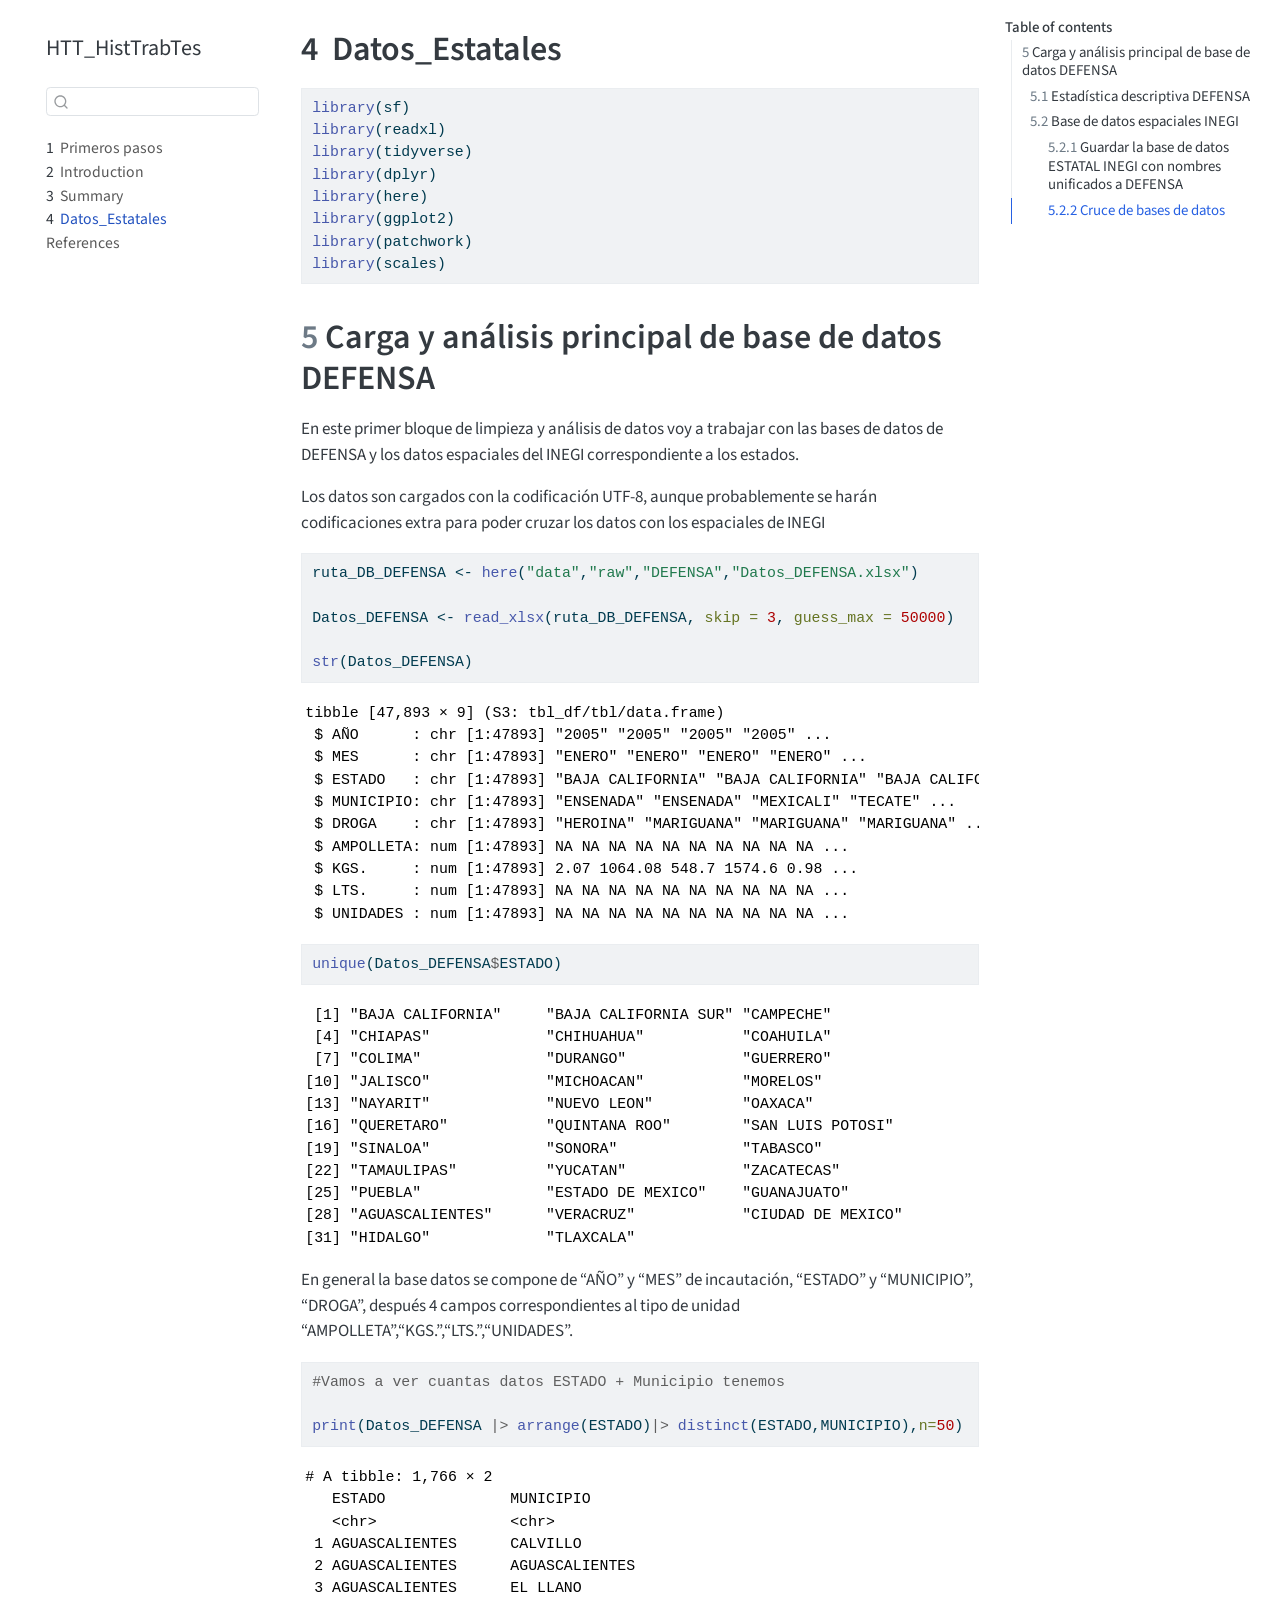
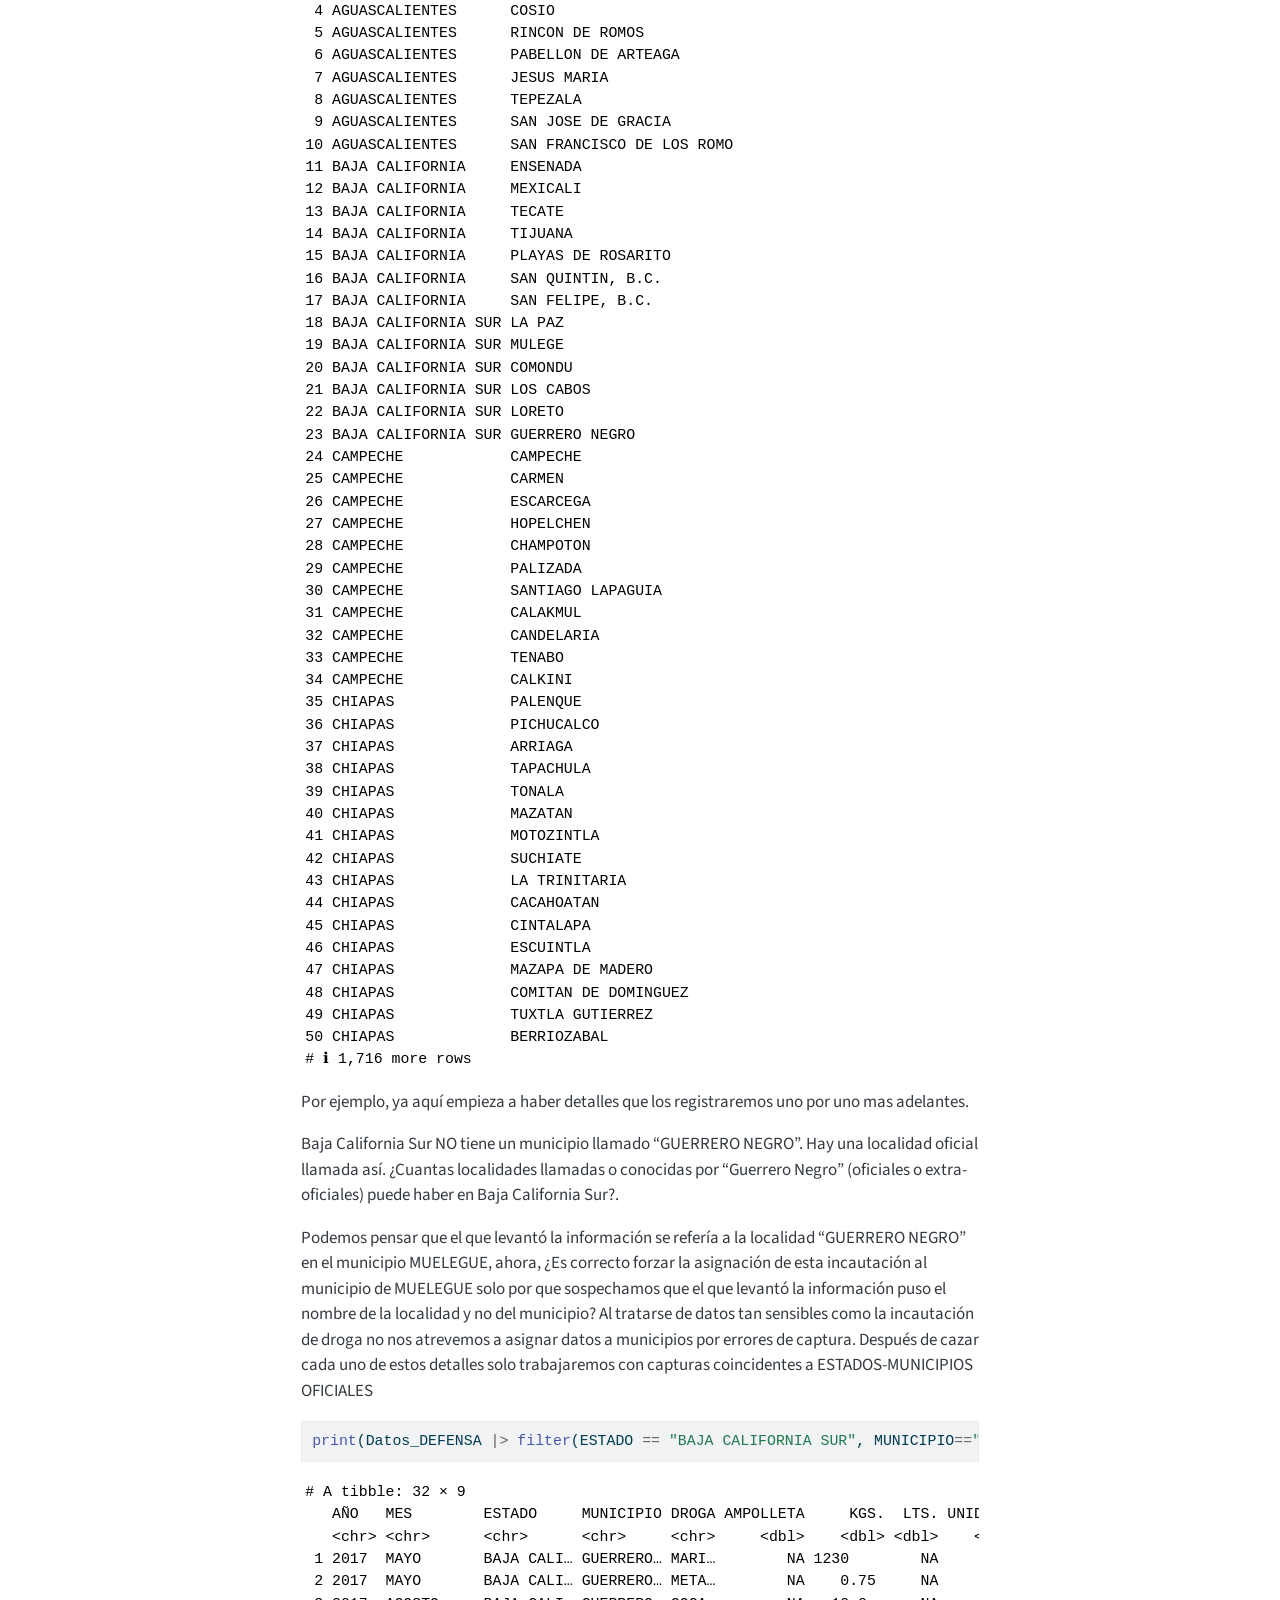
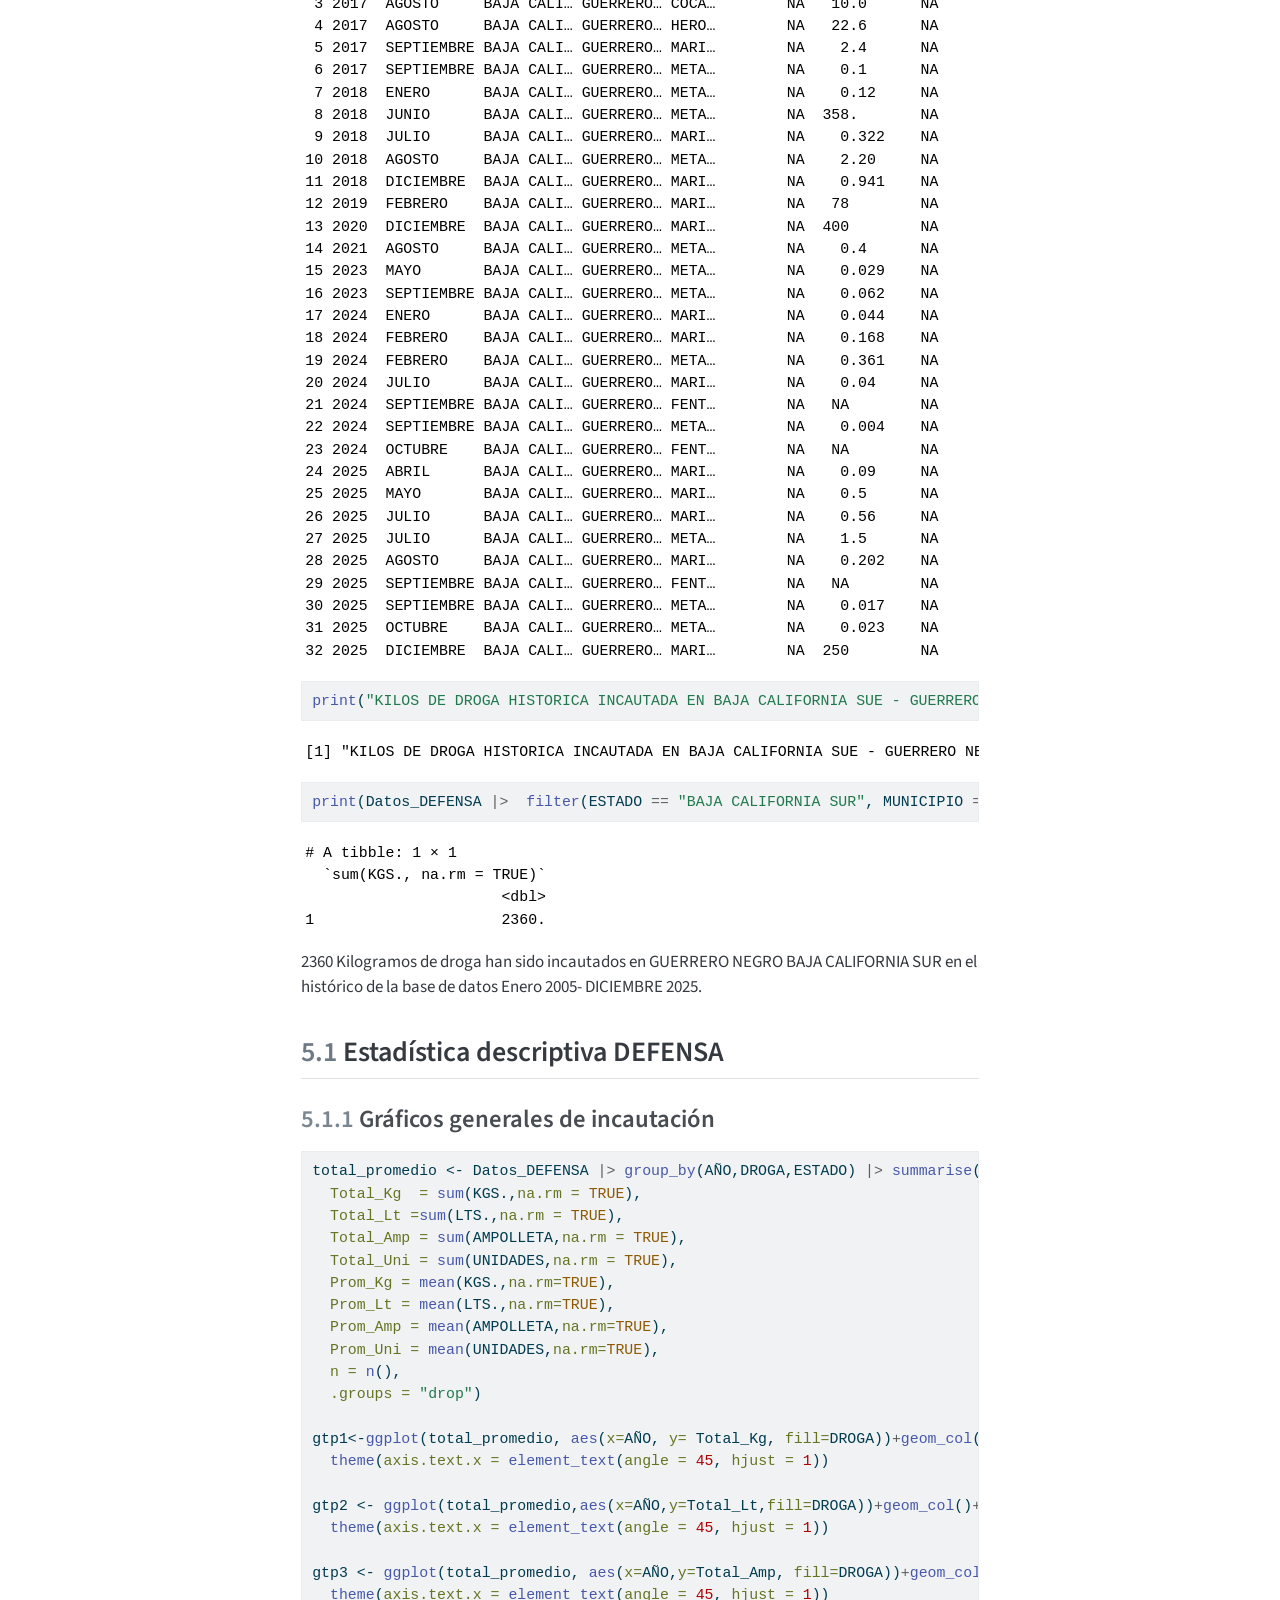
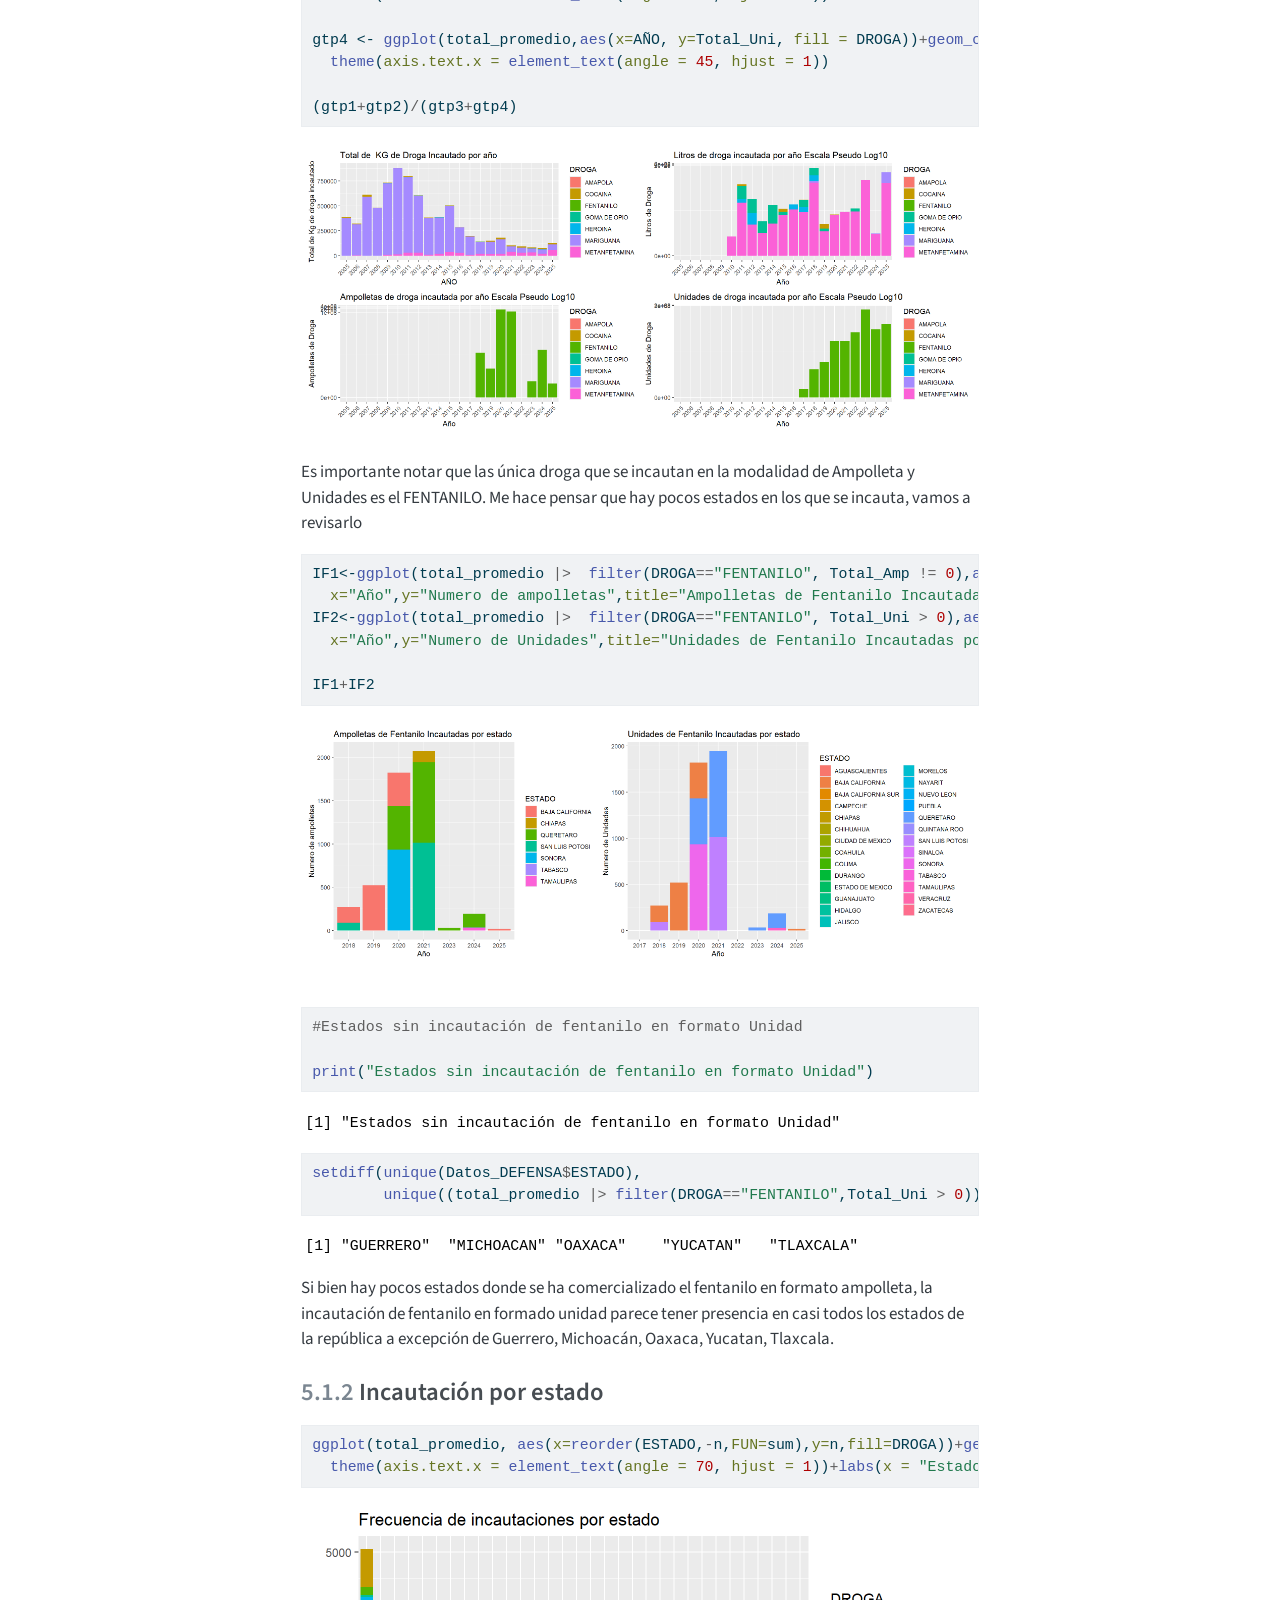
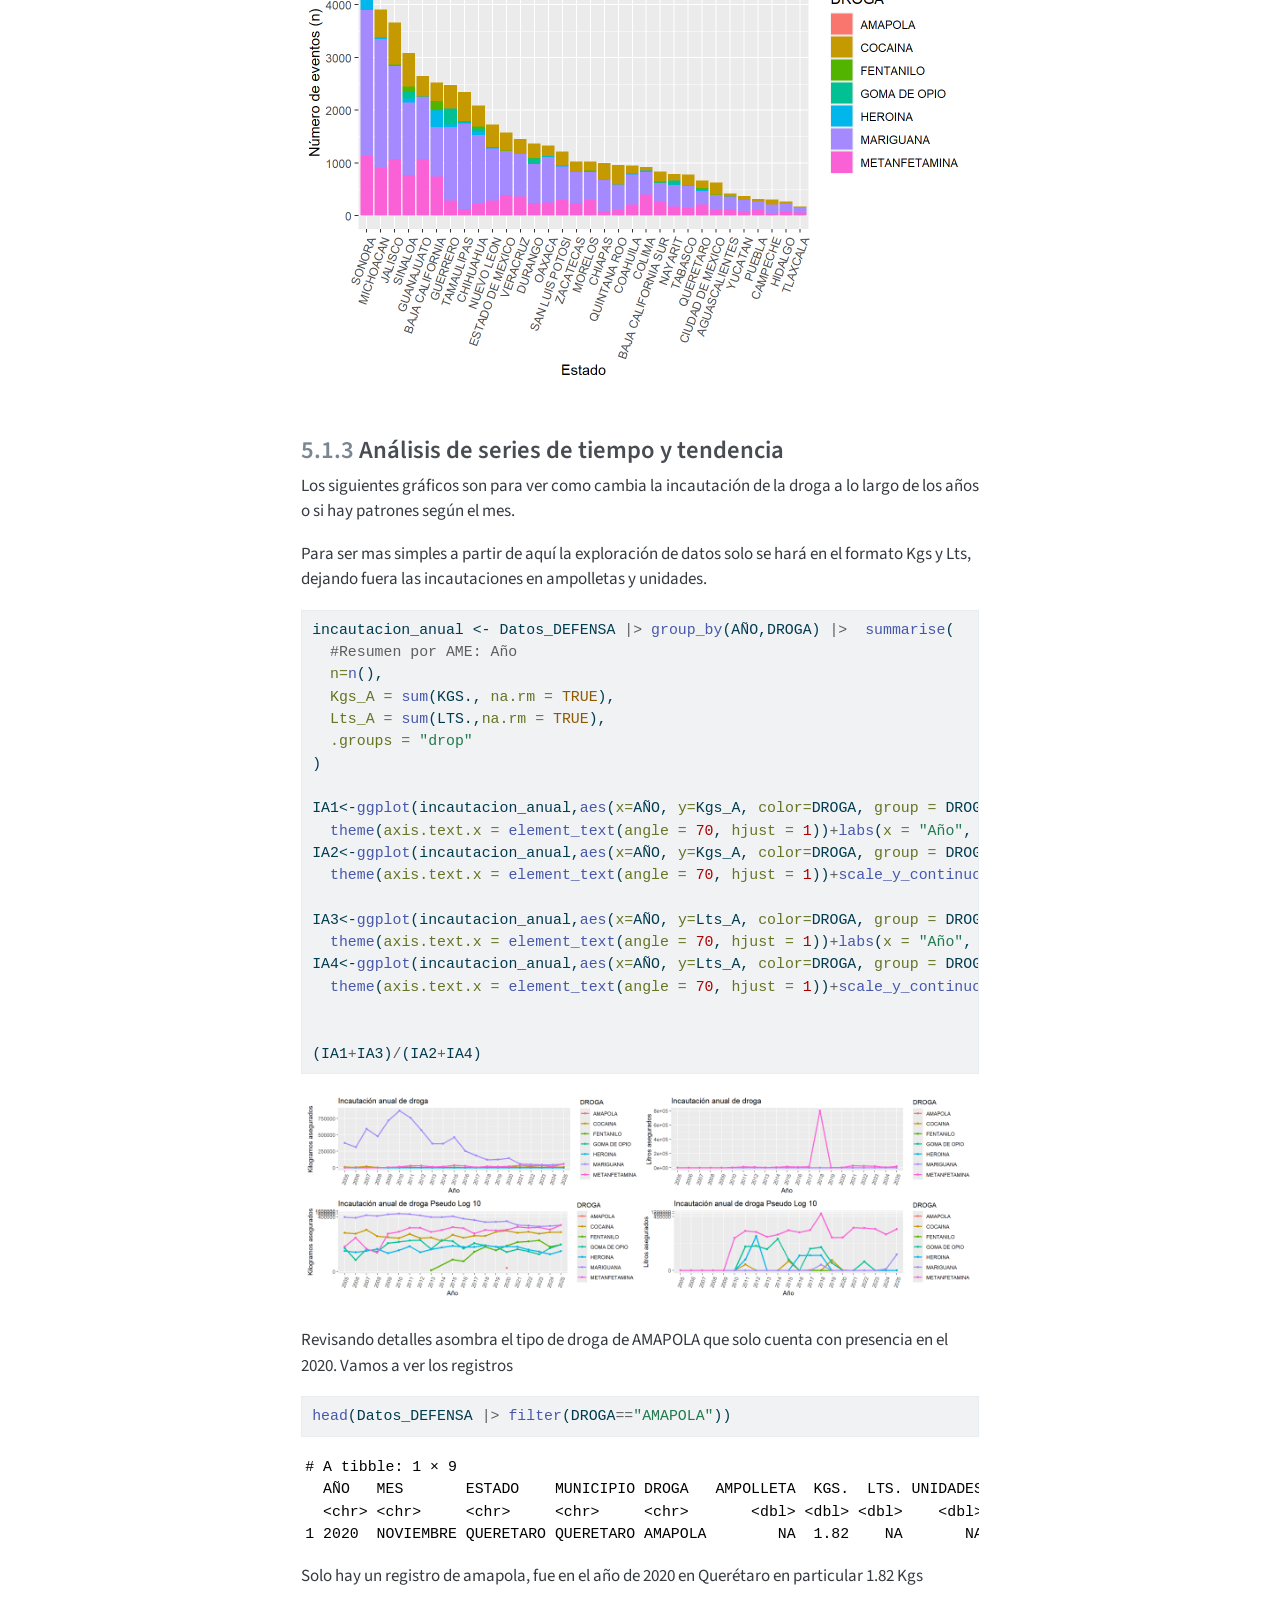
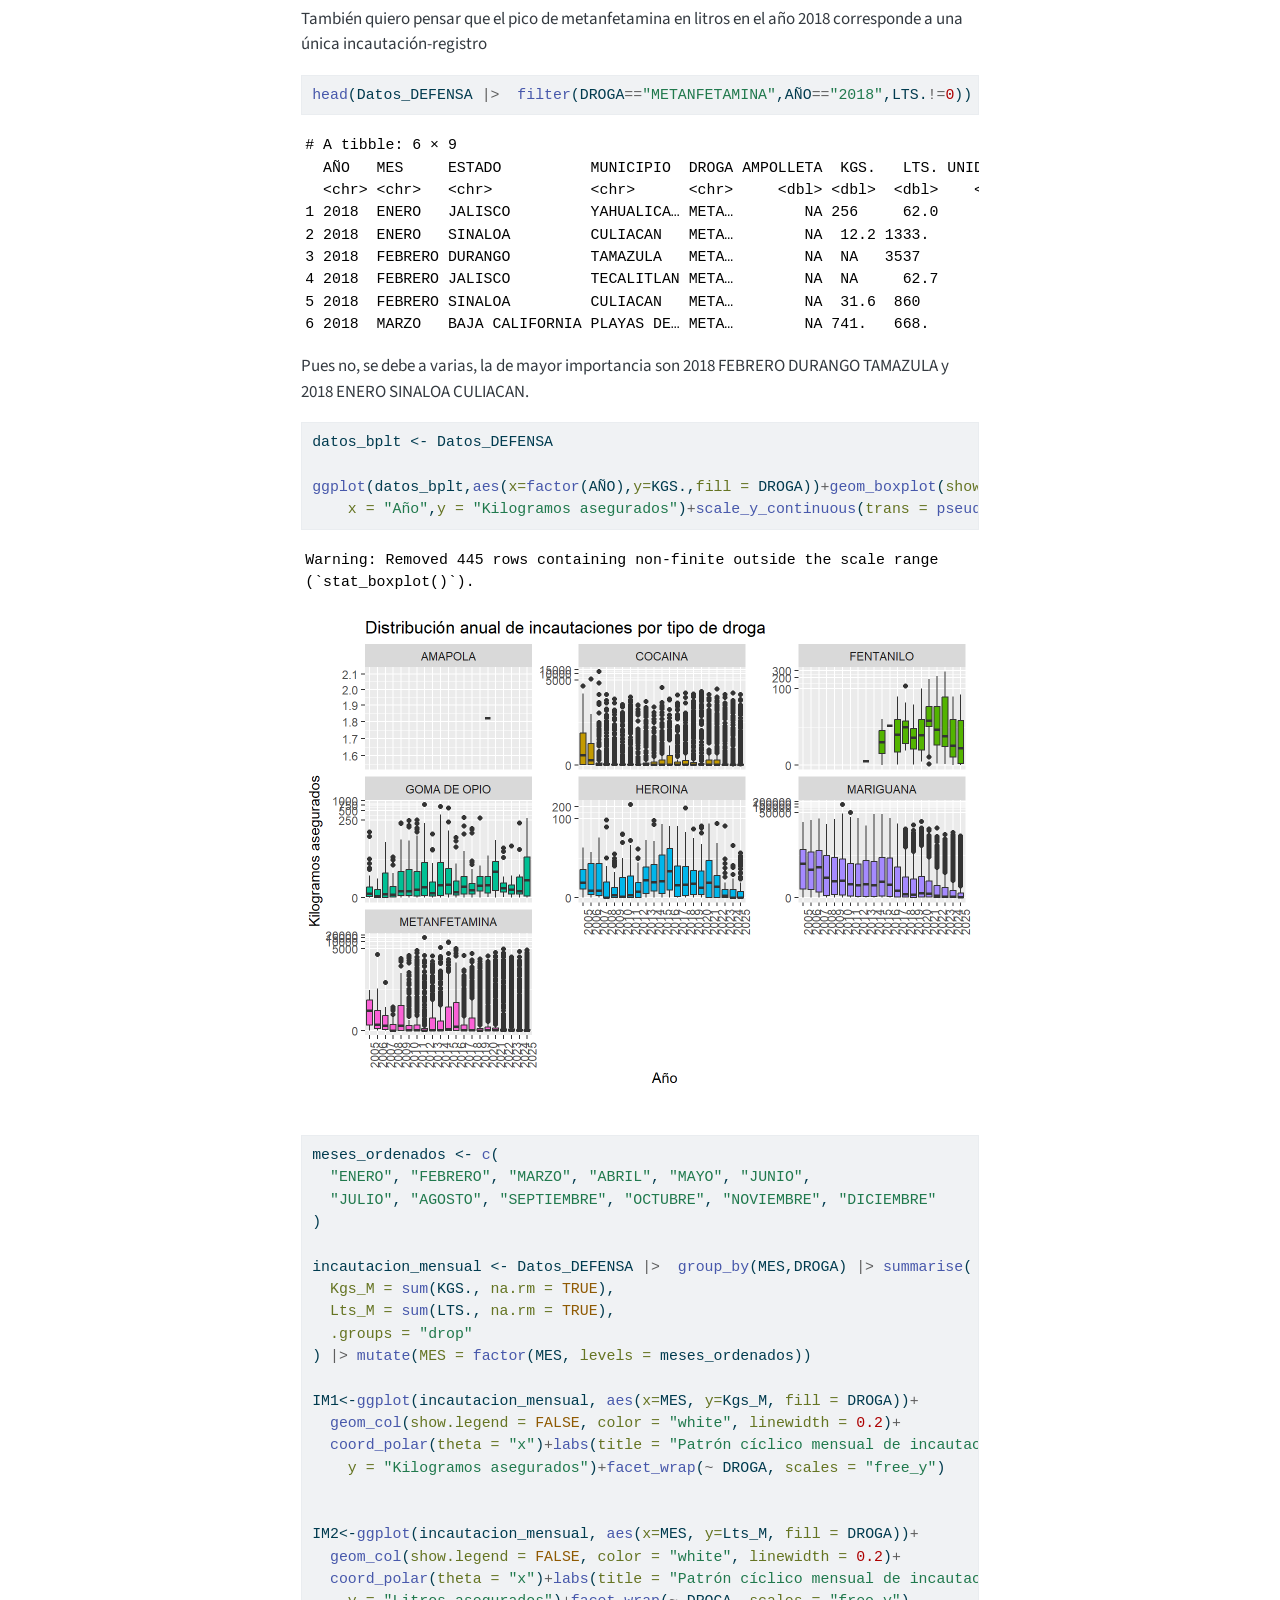
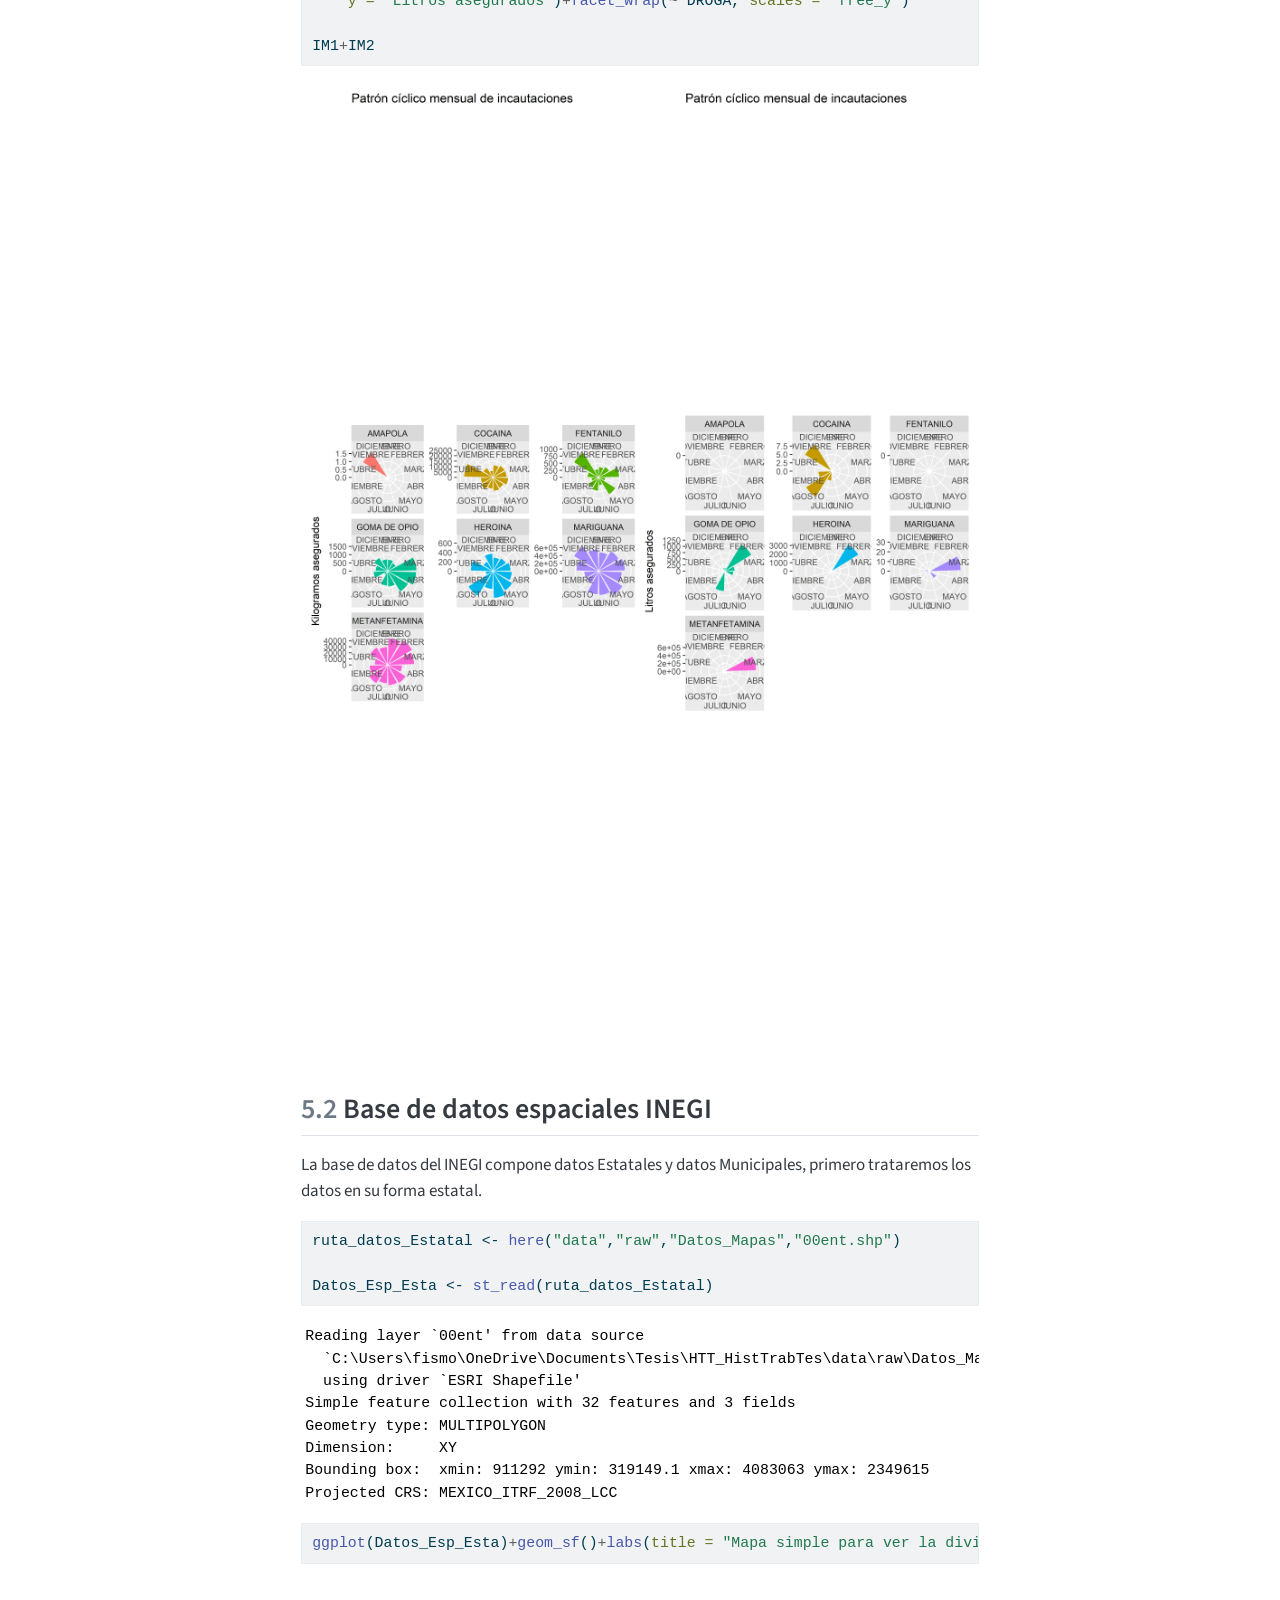
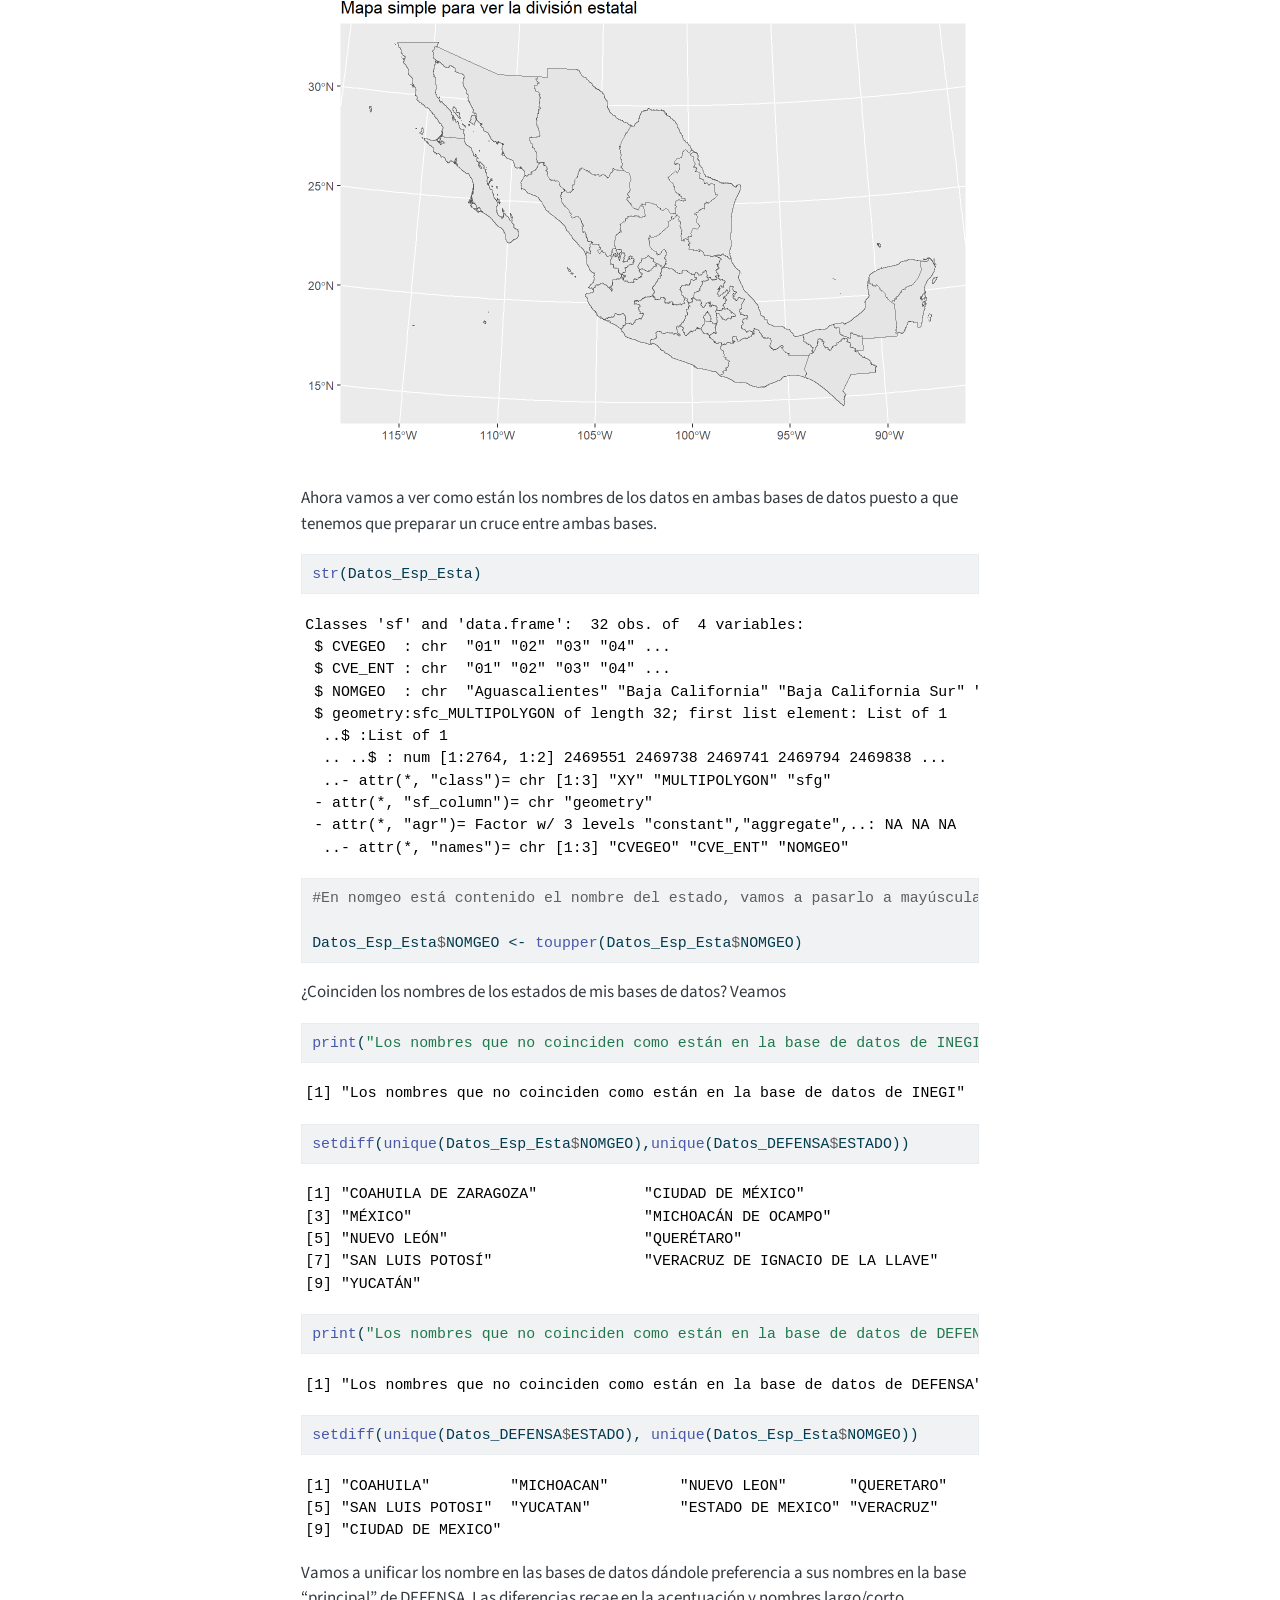
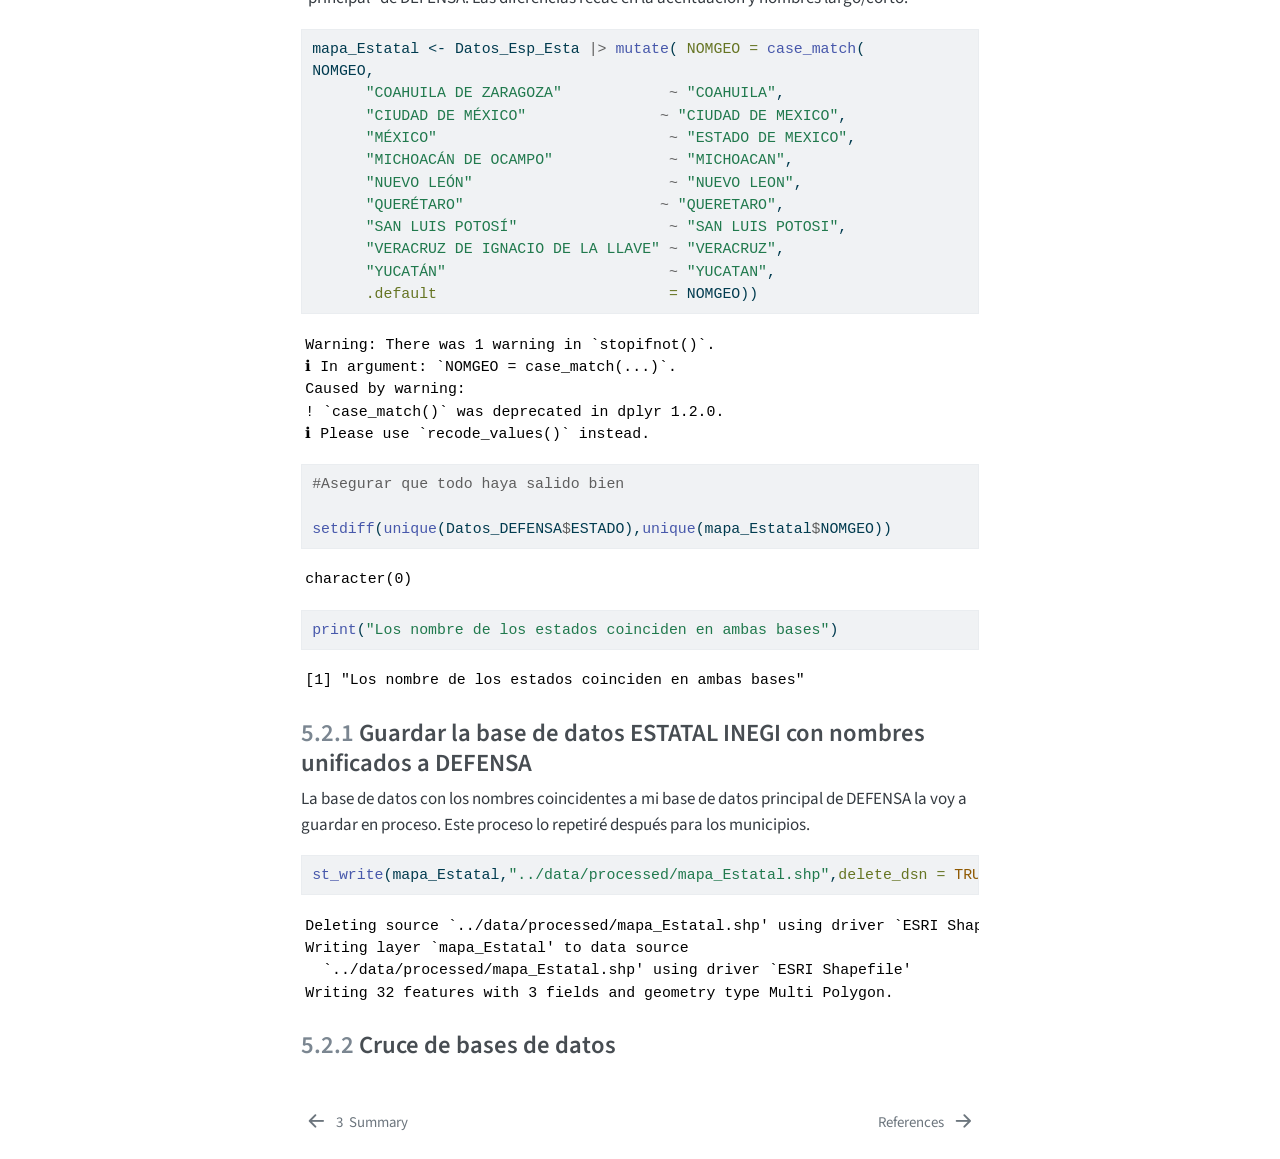
<file: _book/notebooks/01_Datos.html>
<!DOCTYPE html>
<html xmlns="http://www.w3.org/1999/xhtml" lang="en" xml:lang="en"><head>

<meta charset="utf-8">
<meta name="generator" content="quarto-1.9.38">

<meta name="viewport" content="width=device-width, initial-scale=1.0, user-scalable=yes">


<title>4&nbsp; Datos_Estatales – HTT_HistTrabTes</title>
<style>
/* Default styles provided by pandoc.
** See https://pandoc.org/MANUAL.html#variables-for-html for config info.
*/
code{white-space: pre-wrap;}
span.smallcaps{font-variant: small-caps;}
div.columns{display: flex; gap: min(4vw, 1.5em);}
div.column{flex: auto; overflow-x: auto;}
div.hanging-indent{margin-left: 1.5em; text-indent: -1.5em;}
ul.task-list{list-style: none;}
ul.task-list li input[type="checkbox"] {
  width: 0.8em;
  margin: 0 0.8em 0.2em -1em; /* quarto-specific, see https://github.com/quarto-dev/quarto-cli/issues/4556 */ 
  vertical-align: middle;
}
/* CSS for syntax highlighting */
html { -webkit-text-size-adjust: 100%; }
pre > code.sourceCode { white-space: pre; position: relative; }
pre > code.sourceCode > span { display: inline-block; line-height: 1.25; }
pre > code.sourceCode > span:empty { height: 1.2em; }
.sourceCode { overflow: visible; }
code.sourceCode > span { color: inherit; text-decoration: inherit; }
div.sourceCode { margin: 1em 0; }
pre.sourceCode { margin: 0; }
@media screen {
div.sourceCode { overflow: auto; }
}
@media print {
pre > code.sourceCode { white-space: pre-wrap; }
pre > code.sourceCode > span { text-indent: -5em; padding-left: 5em; }
}
pre.numberSource code
  { counter-reset: source-line 0; }
pre.numberSource code > span
  { position: relative; left: -4em; counter-increment: source-line; }
pre.numberSource code > span > a:first-child::before
  { content: counter(source-line);
    position: relative; left: -1em; text-align: right; vertical-align: baseline;
    border: none; display: inline-block;
    -webkit-touch-callout: none; -webkit-user-select: none;
    -khtml-user-select: none; -moz-user-select: none;
    -ms-user-select: none; user-select: none;
    padding: 0 4px; width: 4em;
  }
pre.numberSource { margin-left: 3em;  padding-left: 4px; }
div.sourceCode
  {   }
@media screen {
pre > code.sourceCode > span > a:first-child::before { text-decoration: underline; }
}
</style>


<script src="../site_libs/quarto-nav/quarto-nav.js"></script>
<script src="../site_libs/quarto-nav/headroom.min.js"></script>
<script src="../site_libs/clipboard/clipboard.min.js"></script>
<script src="../site_libs/quarto-search/autocomplete.umd.js"></script>
<script src="../site_libs/quarto-search/fuse.min.js"></script>
<script src="../site_libs/quarto-search/quarto-search.js"></script>
<meta name="quarto:offset" content="../">
<link href="../references.html" rel="next">
<link href="../summary.html" rel="prev">
<script src="../site_libs/quarto-html/quarto.js" type="module"></script>
<script src="../site_libs/quarto-html/tabsets/tabsets.js" type="module"></script>
<script src="../site_libs/quarto-html/popper.min.js"></script>
<script src="../site_libs/quarto-html/tippy.umd.min.js"></script>
<script src="../site_libs/quarto-html/anchor.min.js"></script>
<link href="../site_libs/quarto-html/tippy.css" rel="stylesheet">
<link href="../site_libs/quarto-html/quarto-syntax-highlighting-15634bcf2e68342d4ad2dfa704d543f6.css" rel="stylesheet" id="quarto-text-highlighting-styles">
<script src="../site_libs/bootstrap/bootstrap.min.js"></script>
<link href="../site_libs/bootstrap/bootstrap-icons.css" rel="stylesheet">
<link href="../site_libs/bootstrap/bootstrap-9e3e5b9121e68b3f077afb32f2c64d95.min.css" rel="stylesheet" append-hash="true" id="quarto-bootstrap" data-mode="light">
<script id="quarto-search-options" type="application/json">{
  "location": "sidebar",
  "copy-button": false,
  "collapse-after": 3,
  "panel-placement": "start",
  "type": "textbox",
  "limit": 50,
  "keyboard-shortcut": [
    "f",
    "/",
    "s"
  ],
  "show-item-context": false,
  "language": {
    "search-no-results-text": "No results",
    "search-matching-documents-text": "matching documents",
    "search-copy-link-title": "Copy link to search",
    "search-hide-matches-text": "Hide additional matches",
    "search-more-match-text": "more match in this document",
    "search-more-matches-text": "more matches in this document",
    "search-clear-button-title": "Clear",
    "search-text-placeholder": "",
    "search-detached-cancel-button-title": "Cancel",
    "search-submit-button-title": "Submit",
    "search-label": "Search"
  }
}</script>


</head>

<body class="nav-sidebar floating quarto-light">

<div id="quarto-search-results"></div>
  <header id="quarto-header" class="headroom fixed-top">
  <nav class="quarto-secondary-nav">
    <div class="container-fluid d-flex">
      <button type="button" class="quarto-btn-toggle btn" data-bs-toggle="collapse" role="button" data-bs-target=".quarto-sidebar-collapse-item" aria-controls="quarto-sidebar" aria-expanded="false" aria-label="Toggle sidebar navigation" onclick="if (window.quartoToggleHeadroom) { window.quartoToggleHeadroom(); }">
        <i class="bi bi-layout-text-sidebar-reverse"></i>
      </button>
        <nav class="quarto-page-breadcrumbs" aria-label="breadcrumb"><ol class="breadcrumb"><li class="breadcrumb-item"><a href="../notebooks/01_Datos.html"><span class="chapter-number">4</span>&nbsp; <span class="chapter-title">Datos_Estatales</span></a></li></ol></nav>
        <a class="flex-grow-1" role="navigation" data-bs-toggle="collapse" data-bs-target=".quarto-sidebar-collapse-item" aria-controls="quarto-sidebar" aria-expanded="false" aria-label="Toggle sidebar navigation" onclick="if (window.quartoToggleHeadroom) { window.quartoToggleHeadroom(); }">      
        </a>
      <button type="button" class="btn quarto-search-button" aria-label="Search" onclick="window.quartoOpenSearch();">
        <i class="bi bi-search"></i>
      </button>
    </div>
  </nav>
</header>
<!-- content -->
<div id="quarto-content" class="quarto-container page-columns page-rows-contents page-layout-article">
<!-- sidebar -->
  <nav id="quarto-sidebar" class="sidebar collapse collapse-horizontal quarto-sidebar-collapse-item sidebar-navigation floating overflow-auto">
    <div class="pt-lg-2 mt-2 text-left sidebar-header">
    <div class="sidebar-title mb-0 py-0">
      <a href="../">HTT_HistTrabTes</a> 
    </div>
      </div>
        <div class="mt-2 flex-shrink-0 align-items-center">
        <div class="sidebar-search">
        <div id="quarto-search" class="" title="Search"></div>
        </div>
        </div>
    <div class="sidebar-menu-container"> 
    <ul class="list-unstyled mt-1">
        <li class="sidebar-item">
  <div class="sidebar-item-container"> 
  <a href="../index.html" class="sidebar-item-text sidebar-link">
 <span class="menu-text"><span class="chapter-number">1</span>&nbsp; <span class="chapter-title">Primeros pasos</span></span></a>
  </div>
</li>
        <li class="sidebar-item">
  <div class="sidebar-item-container"> 
  <a href="../intro.html" class="sidebar-item-text sidebar-link">
 <span class="menu-text"><span class="chapter-number">2</span>&nbsp; <span class="chapter-title">Introduction</span></span></a>
  </div>
</li>
        <li class="sidebar-item">
  <div class="sidebar-item-container"> 
  <a href="../summary.html" class="sidebar-item-text sidebar-link">
 <span class="menu-text"><span class="chapter-number">3</span>&nbsp; <span class="chapter-title">Summary</span></span></a>
  </div>
</li>
        <li class="sidebar-item">
  <div class="sidebar-item-container"> 
  <a href="../notebooks/01_Datos.html" class="sidebar-item-text sidebar-link active">
 <span class="menu-text"><span class="chapter-number">4</span>&nbsp; <span class="chapter-title">Datos_Estatales</span></span></a>
  </div>
</li>
        <li class="sidebar-item">
  <div class="sidebar-item-container"> 
  <a href="../references.html" class="sidebar-item-text sidebar-link">
 <span class="menu-text">References</span></a>
  </div>
</li>
    </ul>
    </div>
</nav>
<div id="quarto-sidebar-glass" class="quarto-sidebar-collapse-item" data-bs-toggle="collapse" data-bs-target=".quarto-sidebar-collapse-item"></div>
<!-- margin-sidebar -->
    <div id="quarto-margin-sidebar" class="sidebar margin-sidebar">
        <nav id="TOC" role="doc-toc" class="toc-active">
    <h2 id="toc-title">Table of contents</h2>
   
  <ul>
  <li><a href="#carga-y-análisis-principal-de-base-de-datos-defensa" id="toc-carga-y-análisis-principal-de-base-de-datos-defensa" class="nav-link active" data-scroll-target="#carga-y-análisis-principal-de-base-de-datos-defensa"><span class="header-section-number">5</span> Carga y análisis principal de base de datos DEFENSA</a>
  <ul class="collapse">
  <li><a href="#estadística-descriptiva-defensa" id="toc-estadística-descriptiva-defensa" class="nav-link" data-scroll-target="#estadística-descriptiva-defensa"><span class="header-section-number">5.1</span> Estadística descriptiva DEFENSA</a>
  <ul class="collapse">
  <li><a href="#gráficos-generales-de-incautación" id="toc-gráficos-generales-de-incautación" class="nav-link" data-scroll-target="#gráficos-generales-de-incautación"><span class="header-section-number">5.1.1</span> Gráficos generales de incautación</a></li>
  <li><a href="#incautación-por-estado" id="toc-incautación-por-estado" class="nav-link" data-scroll-target="#incautación-por-estado"><span class="header-section-number">5.1.2</span> Incautación por estado</a></li>
  <li><a href="#análisis-de-series-de-tiempo-y-tendencia" id="toc-análisis-de-series-de-tiempo-y-tendencia" class="nav-link" data-scroll-target="#análisis-de-series-de-tiempo-y-tendencia"><span class="header-section-number">5.1.3</span> Análisis de series de tiempo y tendencia</a></li>
  </ul></li>
  <li><a href="#base-de-datos-espaciales-inegi" id="toc-base-de-datos-espaciales-inegi" class="nav-link" data-scroll-target="#base-de-datos-espaciales-inegi"><span class="header-section-number">5.2</span> Base de datos espaciales INEGI</a>
  <ul class="collapse">
  <li><a href="#guardar-la-base-de-datos-estatal-inegi-con-nombres-unificados-a-defensa" id="toc-guardar-la-base-de-datos-estatal-inegi-con-nombres-unificados-a-defensa" class="nav-link" data-scroll-target="#guardar-la-base-de-datos-estatal-inegi-con-nombres-unificados-a-defensa"><span class="header-section-number">5.2.1</span> Guardar la base de datos ESTATAL INEGI con nombres unificados a DEFENSA</a></li>
  <li><a href="#cruce-de-bases-de-datos" id="toc-cruce-de-bases-de-datos" class="nav-link" data-scroll-target="#cruce-de-bases-de-datos"><span class="header-section-number">5.2.2</span> Cruce de bases de datos</a></li>
  </ul></li>
  </ul></li>
  </ul>
</nav>
    </div>
<!-- main -->
<main class="content" id="quarto-document-content">

<header id="title-block-header" class="quarto-title-block default">
<div class="quarto-title">
<h1 class="title"><span class="chapter-number">4</span>&nbsp; <span class="chapter-title">Datos_Estatales</span></h1>
</div>



<div class="quarto-title-meta">

    
  
    
  </div>
  


</header>


<div class="cell">
<div class="code-copy-outer-scaffold"><div class="sourceCode cell-code" id="cb1"><pre class="sourceCode r code-with-copy"><code class="sourceCode r"><span id="cb1-1"><a href="#cb1-1" aria-hidden="true" tabindex="-1"></a><span class="fu">library</span>(sf)</span>
<span id="cb1-2"><a href="#cb1-2" aria-hidden="true" tabindex="-1"></a><span class="fu">library</span>(readxl)</span>
<span id="cb1-3"><a href="#cb1-3" aria-hidden="true" tabindex="-1"></a><span class="fu">library</span>(tidyverse)</span>
<span id="cb1-4"><a href="#cb1-4" aria-hidden="true" tabindex="-1"></a><span class="fu">library</span>(dplyr)</span>
<span id="cb1-5"><a href="#cb1-5" aria-hidden="true" tabindex="-1"></a><span class="fu">library</span>(here)</span>
<span id="cb1-6"><a href="#cb1-6" aria-hidden="true" tabindex="-1"></a><span class="fu">library</span>(ggplot2)</span>
<span id="cb1-7"><a href="#cb1-7" aria-hidden="true" tabindex="-1"></a><span class="fu">library</span>(patchwork)</span>
<span id="cb1-8"><a href="#cb1-8" aria-hidden="true" tabindex="-1"></a><span class="fu">library</span>(scales)</span></code></pre></div><button title="Copy to Clipboard" class="code-copy-button"><i class="bi"></i></button></div>
</div>
<section id="carga-y-análisis-principal-de-base-de-datos-defensa" class="level1" data-number="5">
<h1 data-number="5"><span class="header-section-number">5</span> Carga y análisis principal de base de datos DEFENSA</h1>
<p>En este primer bloque de limpieza y análisis de datos voy a trabajar con las bases de datos de DEFENSA y los datos espaciales del INEGI correspondiente a los estados.</p>
<p>Los datos son cargados con la codificación UTF-8, aunque probablemente se harán codificaciones extra para poder cruzar los datos con los espaciales de INEGI</p>
<div class="cell">
<div class="code-copy-outer-scaffold"><div class="sourceCode cell-code" id="cb2"><pre class="sourceCode r code-with-copy"><code class="sourceCode r"><span id="cb2-1"><a href="#cb2-1" aria-hidden="true" tabindex="-1"></a>ruta_DB_DEFENSA <span class="ot">&lt;-</span> <span class="fu">here</span>(<span class="st">"data"</span>,<span class="st">"raw"</span>,<span class="st">"DEFENSA"</span>,<span class="st">"Datos_DEFENSA.xlsx"</span>)</span>
<span id="cb2-2"><a href="#cb2-2" aria-hidden="true" tabindex="-1"></a></span>
<span id="cb2-3"><a href="#cb2-3" aria-hidden="true" tabindex="-1"></a>Datos_DEFENSA <span class="ot">&lt;-</span> <span class="fu">read_xlsx</span>(ruta_DB_DEFENSA, <span class="at">skip =</span> <span class="dv">3</span>, <span class="at">guess_max =</span> <span class="dv">50000</span>)</span>
<span id="cb2-4"><a href="#cb2-4" aria-hidden="true" tabindex="-1"></a></span>
<span id="cb2-5"><a href="#cb2-5" aria-hidden="true" tabindex="-1"></a><span class="fu">str</span>(Datos_DEFENSA)</span></code></pre></div><button title="Copy to Clipboard" class="code-copy-button"><i class="bi"></i></button></div>
<div class="cell-output cell-output-stdout">
<pre><code>tibble [47,893 × 9] (S3: tbl_df/tbl/data.frame)
 $ AÑO      : chr [1:47893] "2005" "2005" "2005" "2005" ...
 $ MES      : chr [1:47893] "ENERO" "ENERO" "ENERO" "ENERO" ...
 $ ESTADO   : chr [1:47893] "BAJA CALIFORNIA" "BAJA CALIFORNIA" "BAJA CALIFORNIA" "BAJA CALIFORNIA" ...
 $ MUNICIPIO: chr [1:47893] "ENSENADA" "ENSENADA" "MEXICALI" "TECATE" ...
 $ DROGA    : chr [1:47893] "HEROINA" "MARIGUANA" "MARIGUANA" "MARIGUANA" ...
 $ AMPOLLETA: num [1:47893] NA NA NA NA NA NA NA NA NA NA ...
 $ KGS.     : num [1:47893] 2.07 1064.08 548.7 1574.6 0.98 ...
 $ LTS.     : num [1:47893] NA NA NA NA NA NA NA NA NA NA ...
 $ UNIDADES : num [1:47893] NA NA NA NA NA NA NA NA NA NA ...</code></pre>
</div>
<div class="code-copy-outer-scaffold"><div class="sourceCode cell-code" id="cb4"><pre class="sourceCode r code-with-copy"><code class="sourceCode r"><span id="cb4-1"><a href="#cb4-1" aria-hidden="true" tabindex="-1"></a><span class="fu">unique</span>(Datos_DEFENSA<span class="sc">$</span>ESTADO)</span></code></pre></div><button title="Copy to Clipboard" class="code-copy-button"><i class="bi"></i></button></div>
<div class="cell-output cell-output-stdout">
<pre><code> [1] "BAJA CALIFORNIA"     "BAJA CALIFORNIA SUR" "CAMPECHE"           
 [4] "CHIAPAS"             "CHIHUAHUA"           "COAHUILA"           
 [7] "COLIMA"              "DURANGO"             "GUERRERO"           
[10] "JALISCO"             "MICHOACAN"           "MORELOS"            
[13] "NAYARIT"             "NUEVO LEON"          "OAXACA"             
[16] "QUERETARO"           "QUINTANA ROO"        "SAN LUIS POTOSI"    
[19] "SINALOA"             "SONORA"              "TABASCO"            
[22] "TAMAULIPAS"          "YUCATAN"             "ZACATECAS"          
[25] "PUEBLA"              "ESTADO DE MEXICO"    "GUANAJUATO"         
[28] "AGUASCALIENTES"      "VERACRUZ"            "CIUDAD DE MEXICO"   
[31] "HIDALGO"             "TLAXCALA"           </code></pre>
</div>
</div>
<p>En general la base datos se compone de “AÑO” y “MES” de incautación, “ESTADO” y “MUNICIPIO”, “DROGA”, después 4 campos correspondientes al tipo de unidad “AMPOLLETA”,“KGS.”,“LTS.”,“UNIDADES”.</p>
<div class="cell">
<div class="code-copy-outer-scaffold"><div class="sourceCode cell-code" id="cb6"><pre class="sourceCode r code-with-copy"><code class="sourceCode r"><span id="cb6-1"><a href="#cb6-1" aria-hidden="true" tabindex="-1"></a><span class="co">#Vamos a ver cuantas datos ESTADO + Municipio tenemos</span></span>
<span id="cb6-2"><a href="#cb6-2" aria-hidden="true" tabindex="-1"></a></span>
<span id="cb6-3"><a href="#cb6-3" aria-hidden="true" tabindex="-1"></a><span class="fu">print</span>(Datos_DEFENSA <span class="sc">|&gt;</span> <span class="fu">arrange</span>(ESTADO)<span class="sc">|&gt;</span> <span class="fu">distinct</span>(ESTADO,MUNICIPIO),<span class="at">n=</span><span class="dv">50</span>)</span></code></pre></div><button title="Copy to Clipboard" class="code-copy-button"><i class="bi"></i></button></div>
<div class="cell-output cell-output-stdout">
<pre><code># A tibble: 1,766 × 2
   ESTADO              MUNICIPIO                
   &lt;chr&gt;               &lt;chr&gt;                    
 1 AGUASCALIENTES      CALVILLO                 
 2 AGUASCALIENTES      AGUASCALIENTES           
 3 AGUASCALIENTES      EL LLANO                 
 4 AGUASCALIENTES      COSIO                    
 5 AGUASCALIENTES      RINCON DE ROMOS          
 6 AGUASCALIENTES      PABELLON DE ARTEAGA      
 7 AGUASCALIENTES      JESUS MARIA              
 8 AGUASCALIENTES      TEPEZALA                 
 9 AGUASCALIENTES      SAN JOSE DE GRACIA       
10 AGUASCALIENTES      SAN FRANCISCO DE LOS ROMO
11 BAJA CALIFORNIA     ENSENADA                 
12 BAJA CALIFORNIA     MEXICALI                 
13 BAJA CALIFORNIA     TECATE                   
14 BAJA CALIFORNIA     TIJUANA                  
15 BAJA CALIFORNIA     PLAYAS DE ROSARITO       
16 BAJA CALIFORNIA     SAN QUINTIN, B.C.        
17 BAJA CALIFORNIA     SAN FELIPE, B.C.         
18 BAJA CALIFORNIA SUR LA PAZ                   
19 BAJA CALIFORNIA SUR MULEGE                   
20 BAJA CALIFORNIA SUR COMONDU                  
21 BAJA CALIFORNIA SUR LOS CABOS                
22 BAJA CALIFORNIA SUR LORETO                   
23 BAJA CALIFORNIA SUR GUERRERO NEGRO           
24 CAMPECHE            CAMPECHE                 
25 CAMPECHE            CARMEN                   
26 CAMPECHE            ESCARCEGA                
27 CAMPECHE            HOPELCHEN                
28 CAMPECHE            CHAMPOTON                
29 CAMPECHE            PALIZADA                 
30 CAMPECHE            SANTIAGO LAPAGUIA        
31 CAMPECHE            CALAKMUL                 
32 CAMPECHE            CANDELARIA               
33 CAMPECHE            TENABO                   
34 CAMPECHE            CALKINI                  
35 CHIAPAS             PALENQUE                 
36 CHIAPAS             PICHUCALCO               
37 CHIAPAS             ARRIAGA                  
38 CHIAPAS             TAPACHULA                
39 CHIAPAS             TONALA                   
40 CHIAPAS             MAZATAN                  
41 CHIAPAS             MOTOZINTLA               
42 CHIAPAS             SUCHIATE                 
43 CHIAPAS             LA TRINITARIA            
44 CHIAPAS             CACAHOATAN               
45 CHIAPAS             CINTALAPA                
46 CHIAPAS             ESCUINTLA                
47 CHIAPAS             MAZAPA DE MADERO         
48 CHIAPAS             COMITAN DE DOMINGUEZ     
49 CHIAPAS             TUXTLA GUTIERREZ         
50 CHIAPAS             BERRIOZABAL              
# ℹ 1,716 more rows</code></pre>
</div>
</div>
<p>Por ejemplo, ya aquí empieza a haber detalles que los registraremos uno por uno mas adelantes.</p>
<p>Baja California Sur NO tiene un municipio llamado “GUERRERO NEGRO”. Hay una localidad oficial llamada así. ¿Cuantas localidades llamadas o conocidas por “Guerrero Negro” (oficiales o extra-oficiales) puede haber en Baja California Sur?.</p>
<p>Podemos pensar que el que levantó la información se refería a la localidad “GUERRERO NEGRO” en el municipio MUELEGUE, ahora, ¿Es correcto forzar la asignación de esta incautación al municipio de MUELEGUE solo por que sospechamos que el que levantó la información puso el nombre de la localidad y no del municipio? Al tratarse de datos tan sensibles como la incautación de droga no nos atrevemos a asignar datos a municipios por errores de captura. Después de cazar cada uno de estos detalles solo trabajaremos con capturas coincidentes a ESTADOS-MUNICIPIOS OFICIALES</p>
<div class="cell">
<div class="code-copy-outer-scaffold"><div class="sourceCode cell-code" id="cb8"><pre class="sourceCode r code-with-copy"><code class="sourceCode r"><span id="cb8-1"><a href="#cb8-1" aria-hidden="true" tabindex="-1"></a><span class="fu">print</span>(Datos_DEFENSA <span class="sc">|&gt;</span> <span class="fu">filter</span>(ESTADO <span class="sc">==</span> <span class="st">"BAJA CALIFORNIA SUR"</span>, MUNICIPIO<span class="sc">==</span><span class="st">"GUERRERO NEGRO"</span>), <span class="at">n=</span><span class="dv">100</span>)</span></code></pre></div><button title="Copy to Clipboard" class="code-copy-button"><i class="bi"></i></button></div>
<div class="cell-output cell-output-stdout">
<pre><code># A tibble: 32 × 9
   AÑO   MES        ESTADO     MUNICIPIO DROGA AMPOLLETA     KGS.  LTS. UNIDADES
   &lt;chr&gt; &lt;chr&gt;      &lt;chr&gt;      &lt;chr&gt;     &lt;chr&gt;     &lt;dbl&gt;    &lt;dbl&gt; &lt;dbl&gt;    &lt;dbl&gt;
 1 2017  MAYO       BAJA CALI… GUERRERO… MARI…        NA 1230        NA       NA
 2 2017  MAYO       BAJA CALI… GUERRERO… META…        NA    0.75     NA       NA
 3 2017  AGOSTO     BAJA CALI… GUERRERO… COCA…        NA   10.0      NA       NA
 4 2017  AGOSTO     BAJA CALI… GUERRERO… HERO…        NA   22.6      NA       NA
 5 2017  SEPTIEMBRE BAJA CALI… GUERRERO… MARI…        NA    2.4      NA       NA
 6 2017  SEPTIEMBRE BAJA CALI… GUERRERO… META…        NA    0.1      NA       NA
 7 2018  ENERO      BAJA CALI… GUERRERO… META…        NA    0.12     NA       NA
 8 2018  JUNIO      BAJA CALI… GUERRERO… META…        NA  358.       NA       NA
 9 2018  JULIO      BAJA CALI… GUERRERO… MARI…        NA    0.322    NA       NA
10 2018  AGOSTO     BAJA CALI… GUERRERO… META…        NA    2.20     NA       NA
11 2018  DICIEMBRE  BAJA CALI… GUERRERO… MARI…        NA    0.941    NA       NA
12 2019  FEBRERO    BAJA CALI… GUERRERO… MARI…        NA   78        NA       NA
13 2020  DICIEMBRE  BAJA CALI… GUERRERO… MARI…        NA  400        NA       NA
14 2021  AGOSTO     BAJA CALI… GUERRERO… META…        NA    0.4      NA       NA
15 2023  MAYO       BAJA CALI… GUERRERO… META…        NA    0.029    NA       NA
16 2023  SEPTIEMBRE BAJA CALI… GUERRERO… META…        NA    0.062    NA       NA
17 2024  ENERO      BAJA CALI… GUERRERO… MARI…        NA    0.044    NA       NA
18 2024  FEBRERO    BAJA CALI… GUERRERO… MARI…        NA    0.168    NA       NA
19 2024  FEBRERO    BAJA CALI… GUERRERO… META…        NA    0.361    NA       NA
20 2024  JULIO      BAJA CALI… GUERRERO… MARI…        NA    0.04     NA       NA
21 2024  SEPTIEMBRE BAJA CALI… GUERRERO… FENT…        NA   NA        NA       50
22 2024  SEPTIEMBRE BAJA CALI… GUERRERO… META…        NA    0.004    NA       NA
23 2024  OCTUBRE    BAJA CALI… GUERRERO… FENT…        NA   NA        NA      100
24 2025  ABRIL      BAJA CALI… GUERRERO… MARI…        NA    0.09     NA       NA
25 2025  MAYO       BAJA CALI… GUERRERO… MARI…        NA    0.5      NA       NA
26 2025  JULIO      BAJA CALI… GUERRERO… MARI…        NA    0.56     NA       NA
27 2025  JULIO      BAJA CALI… GUERRERO… META…        NA    1.5      NA       NA
28 2025  AGOSTO     BAJA CALI… GUERRERO… MARI…        NA    0.202    NA       NA
29 2025  SEPTIEMBRE BAJA CALI… GUERRERO… FENT…        NA   NA        NA      255
30 2025  SEPTIEMBRE BAJA CALI… GUERRERO… META…        NA    0.017    NA       NA
31 2025  OCTUBRE    BAJA CALI… GUERRERO… META…        NA    0.023    NA       NA
32 2025  DICIEMBRE  BAJA CALI… GUERRERO… MARI…        NA  250        NA       NA</code></pre>
</div>
<div class="code-copy-outer-scaffold"><div class="sourceCode cell-code" id="cb10"><pre class="sourceCode r code-with-copy"><code class="sourceCode r"><span id="cb10-1"><a href="#cb10-1" aria-hidden="true" tabindex="-1"></a><span class="fu">print</span>(<span class="st">"KILOS DE DROGA HISTORICA INCAUTADA EN BAJA CALIFORNIA SUE - GUERRERO NEGRO"</span>)</span></code></pre></div><button title="Copy to Clipboard" class="code-copy-button"><i class="bi"></i></button></div>
<div class="cell-output cell-output-stdout">
<pre><code>[1] "KILOS DE DROGA HISTORICA INCAUTADA EN BAJA CALIFORNIA SUE - GUERRERO NEGRO"</code></pre>
</div>
<div class="code-copy-outer-scaffold"><div class="sourceCode cell-code" id="cb12"><pre class="sourceCode r code-with-copy"><code class="sourceCode r"><span id="cb12-1"><a href="#cb12-1" aria-hidden="true" tabindex="-1"></a><span class="fu">print</span>(Datos_DEFENSA <span class="sc">|&gt;</span>  <span class="fu">filter</span>(ESTADO <span class="sc">==</span> <span class="st">"BAJA CALIFORNIA SUR"</span>, MUNICIPIO <span class="sc">==</span> <span class="st">"GUERRERO NEGRO"</span>) <span class="sc">|&gt;</span> <span class="fu">summarise</span>(<span class="fu">sum</span>(KGS., <span class="at">na.rm =</span> <span class="cn">TRUE</span>)))</span></code></pre></div><button title="Copy to Clipboard" class="code-copy-button"><i class="bi"></i></button></div>
<div class="cell-output cell-output-stdout">
<pre><code># A tibble: 1 × 1
  `sum(KGS., na.rm = TRUE)`
                      &lt;dbl&gt;
1                     2360.</code></pre>
</div>
</div>
<p>2360 Kilogramos de droga han sido incautados en GUERRERO NEGRO BAJA CALIFORNIA SUR en el histórico de la base de datos Enero 2005- DICIEMBRE 2025.</p>
<section id="estadística-descriptiva-defensa" class="level2" data-number="5.1">
<h2 data-number="5.1" class="anchored" data-anchor-id="estadística-descriptiva-defensa"><span class="header-section-number">5.1</span> Estadística descriptiva DEFENSA</h2>
<section id="gráficos-generales-de-incautación" class="level3" data-number="5.1.1">
<h3 data-number="5.1.1" class="anchored" data-anchor-id="gráficos-generales-de-incautación"><span class="header-section-number">5.1.1</span> Gráficos generales de incautación</h3>
<div class="cell">
<div class="code-copy-outer-scaffold"><div class="sourceCode cell-code" id="cb14"><pre class="sourceCode r code-with-copy"><code class="sourceCode r"><span id="cb14-1"><a href="#cb14-1" aria-hidden="true" tabindex="-1"></a>total_promedio <span class="ot">&lt;-</span> Datos_DEFENSA <span class="sc">|&gt;</span> <span class="fu">group_by</span>(AÑO,DROGA,ESTADO) <span class="sc">|&gt;</span> <span class="fu">summarise</span>(</span>
<span id="cb14-2"><a href="#cb14-2" aria-hidden="true" tabindex="-1"></a>  <span class="at">Total_Kg  =</span> <span class="fu">sum</span>(KGS.,<span class="at">na.rm =</span> <span class="cn">TRUE</span>), </span>
<span id="cb14-3"><a href="#cb14-3" aria-hidden="true" tabindex="-1"></a>  <span class="at">Total_Lt =</span><span class="fu">sum</span>(LTS.,<span class="at">na.rm =</span> <span class="cn">TRUE</span>), </span>
<span id="cb14-4"><a href="#cb14-4" aria-hidden="true" tabindex="-1"></a>  <span class="at">Total_Amp =</span> <span class="fu">sum</span>(AMPOLLETA,<span class="at">na.rm =</span> <span class="cn">TRUE</span>), </span>
<span id="cb14-5"><a href="#cb14-5" aria-hidden="true" tabindex="-1"></a>  <span class="at">Total_Uni =</span> <span class="fu">sum</span>(UNIDADES,<span class="at">na.rm =</span> <span class="cn">TRUE</span>), </span>
<span id="cb14-6"><a href="#cb14-6" aria-hidden="true" tabindex="-1"></a>  <span class="at">Prom_Kg =</span> <span class="fu">mean</span>(KGS.,<span class="at">na.rm=</span><span class="cn">TRUE</span>),</span>
<span id="cb14-7"><a href="#cb14-7" aria-hidden="true" tabindex="-1"></a>  <span class="at">Prom_Lt =</span> <span class="fu">mean</span>(LTS.,<span class="at">na.rm=</span><span class="cn">TRUE</span>),</span>
<span id="cb14-8"><a href="#cb14-8" aria-hidden="true" tabindex="-1"></a>  <span class="at">Prom_Amp =</span> <span class="fu">mean</span>(AMPOLLETA,<span class="at">na.rm=</span><span class="cn">TRUE</span>),</span>
<span id="cb14-9"><a href="#cb14-9" aria-hidden="true" tabindex="-1"></a>  <span class="at">Prom_Uni =</span> <span class="fu">mean</span>(UNIDADES,<span class="at">na.rm=</span><span class="cn">TRUE</span>),</span>
<span id="cb14-10"><a href="#cb14-10" aria-hidden="true" tabindex="-1"></a>  <span class="at">n =</span> <span class="fu">n</span>(),</span>
<span id="cb14-11"><a href="#cb14-11" aria-hidden="true" tabindex="-1"></a>  <span class="at">.groups =</span> <span class="st">"drop"</span>)</span>
<span id="cb14-12"><a href="#cb14-12" aria-hidden="true" tabindex="-1"></a></span>
<span id="cb14-13"><a href="#cb14-13" aria-hidden="true" tabindex="-1"></a>gtp1<span class="ot">&lt;-</span><span class="fu">ggplot</span>(total_promedio, <span class="fu">aes</span>(<span class="at">x=</span>AÑO, <span class="at">y=</span> Total_Kg, <span class="at">fill=</span>DROGA))<span class="sc">+</span><span class="fu">geom_col</span>()<span class="sc">+</span><span class="fu">labs</span>(<span class="at">y=</span><span class="st">"Total de Kg de droga incautado"</span>,<span class="at">x=</span><span class="st">"AÑO"</span>, <span class="at">title=</span><span class="st">"Total de  KG de Droga Incautado por año"</span>)<span class="sc">+</span></span>
<span id="cb14-14"><a href="#cb14-14" aria-hidden="true" tabindex="-1"></a>  <span class="fu">theme</span>(<span class="at">axis.text.x =</span> <span class="fu">element_text</span>(<span class="at">angle =</span> <span class="dv">45</span>, <span class="at">hjust =</span> <span class="dv">1</span>))</span>
<span id="cb14-15"><a href="#cb14-15" aria-hidden="true" tabindex="-1"></a></span>
<span id="cb14-16"><a href="#cb14-16" aria-hidden="true" tabindex="-1"></a>gtp2 <span class="ot">&lt;-</span> <span class="fu">ggplot</span>(total_promedio,<span class="fu">aes</span>(<span class="at">x=</span>AÑO,<span class="at">y=</span>Total_Lt,<span class="at">fill=</span>DROGA))<span class="sc">+</span><span class="fu">geom_col</span>()<span class="sc">+</span><span class="fu">labs</span>(<span class="at">y=</span><span class="st">"Litros de Droga"</span>,<span class="at">x=</span><span class="st">"Año"</span>,<span class="at">title=</span><span class="st">"Litros de droga incautada por año Escala Pseudo Log10"</span>)<span class="sc">+</span><span class="fu">scale_y_continuous</span>(<span class="at">trans =</span> <span class="fu">pseudo_log_trans</span>(<span class="at">base =</span> <span class="dv">10</span>))<span class="sc">+</span></span>
<span id="cb14-17"><a href="#cb14-17" aria-hidden="true" tabindex="-1"></a>  <span class="fu">theme</span>(<span class="at">axis.text.x =</span> <span class="fu">element_text</span>(<span class="at">angle =</span> <span class="dv">45</span>, <span class="at">hjust =</span> <span class="dv">1</span>))</span>
<span id="cb14-18"><a href="#cb14-18" aria-hidden="true" tabindex="-1"></a></span>
<span id="cb14-19"><a href="#cb14-19" aria-hidden="true" tabindex="-1"></a>gtp3 <span class="ot">&lt;-</span> <span class="fu">ggplot</span>(total_promedio, <span class="fu">aes</span>(<span class="at">x=</span>AÑO,<span class="at">y=</span>Total_Amp, <span class="at">fill=</span>DROGA))<span class="sc">+</span><span class="fu">geom_col</span>()<span class="sc">+</span><span class="fu">labs</span>(<span class="at">y=</span><span class="st">"Ampolletas de Droga"</span>,<span class="at">x=</span><span class="st">"Año"</span>,<span class="at">title=</span><span class="st">"Ampolletas de droga incautada por año Escala Pseudo Log10"</span>)<span class="sc">+</span><span class="fu">scale_y_continuous</span>(<span class="at">trans =</span> <span class="fu">pseudo_log_trans</span>(<span class="at">base =</span> <span class="dv">10</span>))<span class="sc">+</span></span>
<span id="cb14-20"><a href="#cb14-20" aria-hidden="true" tabindex="-1"></a>  <span class="fu">theme</span>(<span class="at">axis.text.x =</span> <span class="fu">element_text</span>(<span class="at">angle =</span> <span class="dv">45</span>, <span class="at">hjust =</span> <span class="dv">1</span>))</span>
<span id="cb14-21"><a href="#cb14-21" aria-hidden="true" tabindex="-1"></a></span>
<span id="cb14-22"><a href="#cb14-22" aria-hidden="true" tabindex="-1"></a>gtp4 <span class="ot">&lt;-</span> <span class="fu">ggplot</span>(total_promedio,<span class="fu">aes</span>(<span class="at">x=</span>AÑO, <span class="at">y=</span>Total_Uni, <span class="at">fill =</span> DROGA))<span class="sc">+</span><span class="fu">geom_col</span>()<span class="sc">+</span><span class="fu">labs</span>(<span class="at">y=</span><span class="st">"Unidades de Droga"</span>,<span class="at">x=</span><span class="st">"Año"</span>,<span class="at">title=</span><span class="st">"Unidades de droga incautada por año Escala Pseudo Log10"</span>)<span class="sc">+</span><span class="fu">scale_y_continuous</span>(<span class="at">trans =</span> <span class="fu">pseudo_log_trans</span>(<span class="at">base =</span> <span class="dv">10</span>))<span class="sc">+</span></span>
<span id="cb14-23"><a href="#cb14-23" aria-hidden="true" tabindex="-1"></a>  <span class="fu">theme</span>(<span class="at">axis.text.x =</span> <span class="fu">element_text</span>(<span class="at">angle =</span> <span class="dv">45</span>, <span class="at">hjust =</span> <span class="dv">1</span>))</span>
<span id="cb14-24"><a href="#cb14-24" aria-hidden="true" tabindex="-1"></a></span>
<span id="cb14-25"><a href="#cb14-25" aria-hidden="true" tabindex="-1"></a>(gtp1<span class="sc">+</span>gtp2)<span class="sc">/</span>(gtp3<span class="sc">+</span>gtp4)</span></code></pre></div><button title="Copy to Clipboard" class="code-copy-button"><i class="bi"></i></button></div>
<div class="cell-output-display">
<div>
<figure class="figure">
<p><img src="01_Datos_files/figure-html/Gráficas Totales y promedios-1.png" class="img-fluid figure-img" width="1344"></p>
</figure>
</div>
</div>
</div>
<p>Es importante notar que las única droga que se incautan en la modalidad de Ampolleta y Unidades es el FENTANILO. Me hace pensar que hay pocos estados en los que se incauta, vamos a revisarlo</p>
<div class="cell">
<div class="code-copy-outer-scaffold"><div class="sourceCode cell-code" id="cb15"><pre class="sourceCode r code-with-copy"><code class="sourceCode r"><span id="cb15-1"><a href="#cb15-1" aria-hidden="true" tabindex="-1"></a>IF1<span class="ot">&lt;-</span><span class="fu">ggplot</span>(total_promedio <span class="sc">|&gt;</span>  <span class="fu">filter</span>(DROGA<span class="sc">==</span><span class="st">"FENTANILO"</span>, Total_Amp <span class="sc">!=</span> <span class="dv">0</span>),<span class="fu">aes</span>(<span class="at">x=</span>AÑO,<span class="at">y=</span>Total_Amp,<span class="at">fill =</span> ESTADO))<span class="sc">+</span><span class="fu">geom_col</span>()<span class="sc">+</span><span class="fu">labs</span>(</span>
<span id="cb15-2"><a href="#cb15-2" aria-hidden="true" tabindex="-1"></a>  <span class="at">x=</span><span class="st">"Año"</span>,<span class="at">y=</span><span class="st">"Numero de ampolletas"</span>,<span class="at">title=</span><span class="st">"Ampolletas de Fentanilo Incautadas por estado"</span>)</span>
<span id="cb15-3"><a href="#cb15-3" aria-hidden="true" tabindex="-1"></a>IF2<span class="ot">&lt;-</span><span class="fu">ggplot</span>(total_promedio <span class="sc">|&gt;</span>  <span class="fu">filter</span>(DROGA<span class="sc">==</span><span class="st">"FENTANILO"</span>, Total_Uni <span class="sc">&gt;</span> <span class="dv">0</span>),<span class="fu">aes</span>(<span class="at">x=</span>AÑO,<span class="at">y=</span>Total_Amp,<span class="at">fill =</span> ESTADO))<span class="sc">+</span><span class="fu">geom_col</span>()<span class="sc">+</span><span class="fu">labs</span>(</span>
<span id="cb15-4"><a href="#cb15-4" aria-hidden="true" tabindex="-1"></a>  <span class="at">x=</span><span class="st">"Año"</span>,<span class="at">y=</span><span class="st">"Numero de Unidades"</span>,<span class="at">title=</span><span class="st">"Unidades de Fentanilo Incautadas por estado"</span>)</span>
<span id="cb15-5"><a href="#cb15-5" aria-hidden="true" tabindex="-1"></a></span>
<span id="cb15-6"><a href="#cb15-6" aria-hidden="true" tabindex="-1"></a>IF1<span class="sc">+</span>IF2</span></code></pre></div><button title="Copy to Clipboard" class="code-copy-button"><i class="bi"></i></button></div>
<div class="cell-output-display">
<div>
<figure class="figure">
<p><img src="01_Datos_files/figure-html/Estados que incautan fentanilo-1.png" class="img-fluid figure-img" width="1344"></p>
</figure>
</div>
</div>
<div class="code-copy-outer-scaffold"><div class="sourceCode cell-code" id="cb16"><pre class="sourceCode r code-with-copy"><code class="sourceCode r"><span id="cb16-1"><a href="#cb16-1" aria-hidden="true" tabindex="-1"></a><span class="co">#Estados sin incautación de fentanilo en formato Unidad</span></span>
<span id="cb16-2"><a href="#cb16-2" aria-hidden="true" tabindex="-1"></a></span>
<span id="cb16-3"><a href="#cb16-3" aria-hidden="true" tabindex="-1"></a><span class="fu">print</span>(<span class="st">"Estados sin incautación de fentanilo en formato Unidad"</span>)</span></code></pre></div><button title="Copy to Clipboard" class="code-copy-button"><i class="bi"></i></button></div>
<div class="cell-output cell-output-stdout">
<pre><code>[1] "Estados sin incautación de fentanilo en formato Unidad"</code></pre>
</div>
<div class="code-copy-outer-scaffold"><div class="sourceCode cell-code" id="cb18"><pre class="sourceCode r code-with-copy"><code class="sourceCode r"><span id="cb18-1"><a href="#cb18-1" aria-hidden="true" tabindex="-1"></a><span class="fu">setdiff</span>(<span class="fu">unique</span>(Datos_DEFENSA<span class="sc">$</span>ESTADO),</span>
<span id="cb18-2"><a href="#cb18-2" aria-hidden="true" tabindex="-1"></a>        <span class="fu">unique</span>((total_promedio <span class="sc">|&gt;</span> <span class="fu">filter</span>(DROGA<span class="sc">==</span><span class="st">"FENTANILO"</span>,Total_Uni <span class="sc">&gt;</span> <span class="dv">0</span>))<span class="sc">$</span>ESTADO))</span></code></pre></div><button title="Copy to Clipboard" class="code-copy-button"><i class="bi"></i></button></div>
<div class="cell-output cell-output-stdout">
<pre><code>[1] "GUERRERO"  "MICHOACAN" "OAXACA"    "YUCATAN"   "TLAXCALA" </code></pre>
</div>
</div>
<p>Si bien hay pocos estados donde se ha comercializado el fentanilo en formato ampolleta, la incautación de fentanilo en formado unidad parece tener presencia en casi todos los estados de la república a excepción de Guerrero, Michoacán, Oaxaca, Yucatan, Tlaxcala.</p>
</section>
<section id="incautación-por-estado" class="level3" data-number="5.1.2">
<h3 data-number="5.1.2" class="anchored" data-anchor-id="incautación-por-estado"><span class="header-section-number">5.1.2</span> Incautación por estado</h3>
<div class="cell">
<div class="code-copy-outer-scaffold"><div class="sourceCode cell-code" id="cb20"><pre class="sourceCode r code-with-copy"><code class="sourceCode r"><span id="cb20-1"><a href="#cb20-1" aria-hidden="true" tabindex="-1"></a><span class="fu">ggplot</span>(total_promedio, <span class="fu">aes</span>(<span class="at">x=</span><span class="fu">reorder</span>(ESTADO,<span class="sc">-</span>n,<span class="at">FUN=</span>sum),<span class="at">y=</span>n,<span class="at">fill=</span>DROGA))<span class="sc">+</span><span class="fu">geom_col</span>()<span class="sc">+</span></span>
<span id="cb20-2"><a href="#cb20-2" aria-hidden="true" tabindex="-1"></a>  <span class="fu">theme</span>(<span class="at">axis.text.x =</span> <span class="fu">element_text</span>(<span class="at">angle =</span> <span class="dv">70</span>, <span class="at">hjust =</span> <span class="dv">1</span>))<span class="sc">+</span><span class="fu">labs</span>(<span class="at">x =</span> <span class="st">"Estado"</span>, <span class="at">y =</span> <span class="st">"Número de eventos (n)"</span>, <span class="at">title =</span> <span class="st">"Frecuencia de incautaciones por estado"</span>)</span></code></pre></div><button title="Copy to Clipboard" class="code-copy-button"><i class="bi"></i></button></div>
<div class="cell-output-display">
<div>
<figure class="figure">
<p><img src="01_Datos_files/figure-html/Frecuencia de Incautación de droga por estado-1.png" class="img-fluid figure-img" width="672"></p>
</figure>
</div>
</div>
</div>
</section>
<section id="análisis-de-series-de-tiempo-y-tendencia" class="level3" data-number="5.1.3">
<h3 data-number="5.1.3" class="anchored" data-anchor-id="análisis-de-series-de-tiempo-y-tendencia"><span class="header-section-number">5.1.3</span> Análisis de series de tiempo y tendencia</h3>
<p>Los siguientes gráficos son para ver como cambia la incautación de la droga a lo largo de los años o si hay patrones según el mes.</p>
<p>Para ser mas simples a partir de aquí la exploración de datos solo se hará en el formato Kgs y Lts, dejando fuera las incautaciones en ampolletas y unidades.</p>
<div class="cell" data-fig-high="10">
<div class="code-copy-outer-scaffold"><div class="sourceCode cell-code" id="cb21"><pre class="sourceCode r code-with-copy"><code class="sourceCode r"><span id="cb21-1"><a href="#cb21-1" aria-hidden="true" tabindex="-1"></a>incautacion_anual <span class="ot">&lt;-</span> Datos_DEFENSA <span class="sc">|&gt;</span> <span class="fu">group_by</span>(AÑO,DROGA) <span class="sc">|&gt;</span>  <span class="fu">summarise</span>(</span>
<span id="cb21-2"><a href="#cb21-2" aria-hidden="true" tabindex="-1"></a>  <span class="co">#Resumen por AME: Año</span></span>
<span id="cb21-3"><a href="#cb21-3" aria-hidden="true" tabindex="-1"></a>  <span class="at">n=</span><span class="fu">n</span>(),</span>
<span id="cb21-4"><a href="#cb21-4" aria-hidden="true" tabindex="-1"></a>  <span class="at">Kgs_A =</span> <span class="fu">sum</span>(KGS., <span class="at">na.rm =</span> <span class="cn">TRUE</span>),</span>
<span id="cb21-5"><a href="#cb21-5" aria-hidden="true" tabindex="-1"></a>  <span class="at">Lts_A =</span> <span class="fu">sum</span>(LTS.,<span class="at">na.rm =</span> <span class="cn">TRUE</span>),</span>
<span id="cb21-6"><a href="#cb21-6" aria-hidden="true" tabindex="-1"></a>  <span class="at">.groups =</span> <span class="st">"drop"</span></span>
<span id="cb21-7"><a href="#cb21-7" aria-hidden="true" tabindex="-1"></a>)</span>
<span id="cb21-8"><a href="#cb21-8" aria-hidden="true" tabindex="-1"></a></span>
<span id="cb21-9"><a href="#cb21-9" aria-hidden="true" tabindex="-1"></a>IA1<span class="ot">&lt;-</span><span class="fu">ggplot</span>(incautacion_anual,<span class="fu">aes</span>(<span class="at">x=</span>AÑO, <span class="at">y=</span>Kgs_A, <span class="at">color=</span>DROGA, <span class="at">group =</span> DROGA))<span class="sc">+</span><span class="fu">geom_line</span>(<span class="at">linewidth =</span> <span class="dv">1</span>)<span class="sc">+</span><span class="fu">geom_point</span>()<span class="sc">+</span></span>
<span id="cb21-10"><a href="#cb21-10" aria-hidden="true" tabindex="-1"></a>  <span class="fu">theme</span>(<span class="at">axis.text.x =</span> <span class="fu">element_text</span>(<span class="at">angle =</span> <span class="dv">70</span>, <span class="at">hjust =</span> <span class="dv">1</span>))<span class="sc">+</span><span class="fu">labs</span>(<span class="at">x =</span> <span class="st">"Año"</span>, <span class="at">y =</span> <span class="st">"Kilogramos asegurados"</span>,<span class="at">title =</span> <span class="st">"Incautación anual de droga"</span>)</span>
<span id="cb21-11"><a href="#cb21-11" aria-hidden="true" tabindex="-1"></a>IA2<span class="ot">&lt;-</span><span class="fu">ggplot</span>(incautacion_anual,<span class="fu">aes</span>(<span class="at">x=</span>AÑO, <span class="at">y=</span>Kgs_A, <span class="at">color=</span>DROGA, <span class="at">group =</span> DROGA))<span class="sc">+</span><span class="fu">geom_line</span>(<span class="at">linewidth =</span> <span class="dv">1</span>)<span class="sc">+</span><span class="fu">geom_point</span>()<span class="sc">+</span></span>
<span id="cb21-12"><a href="#cb21-12" aria-hidden="true" tabindex="-1"></a>  <span class="fu">theme</span>(<span class="at">axis.text.x =</span> <span class="fu">element_text</span>(<span class="at">angle =</span> <span class="dv">70</span>, <span class="at">hjust =</span> <span class="dv">1</span>))<span class="sc">+</span><span class="fu">scale_y_continuous</span>(<span class="at">trans =</span> <span class="fu">pseudo_log_trans</span>(<span class="at">base =</span> <span class="dv">10</span>))<span class="sc">+</span><span class="fu">labs</span>(<span class="at">x =</span> <span class="st">"Año"</span>, <span class="at">y =</span> <span class="st">"Kilogramos asegurados"</span>,<span class="at">title =</span> <span class="st">"Incautación anual de droga Pseudo Log 10"</span>)</span>
<span id="cb21-13"><a href="#cb21-13" aria-hidden="true" tabindex="-1"></a></span>
<span id="cb21-14"><a href="#cb21-14" aria-hidden="true" tabindex="-1"></a>IA3<span class="ot">&lt;-</span><span class="fu">ggplot</span>(incautacion_anual,<span class="fu">aes</span>(<span class="at">x=</span>AÑO, <span class="at">y=</span>Lts_A, <span class="at">color=</span>DROGA, <span class="at">group =</span> DROGA))<span class="sc">+</span><span class="fu">geom_line</span>(<span class="at">linewidth =</span> <span class="dv">1</span>)<span class="sc">+</span><span class="fu">geom_point</span>()<span class="sc">+</span></span>
<span id="cb21-15"><a href="#cb21-15" aria-hidden="true" tabindex="-1"></a>  <span class="fu">theme</span>(<span class="at">axis.text.x =</span> <span class="fu">element_text</span>(<span class="at">angle =</span> <span class="dv">70</span>, <span class="at">hjust =</span> <span class="dv">1</span>))<span class="sc">+</span><span class="fu">labs</span>(<span class="at">x =</span> <span class="st">"Año"</span>, <span class="at">y =</span> <span class="st">"Litros asegurados"</span>,<span class="at">title =</span> <span class="st">"Incautación anual de droga"</span>)</span>
<span id="cb21-16"><a href="#cb21-16" aria-hidden="true" tabindex="-1"></a>IA4<span class="ot">&lt;-</span><span class="fu">ggplot</span>(incautacion_anual,<span class="fu">aes</span>(<span class="at">x=</span>AÑO, <span class="at">y=</span>Lts_A, <span class="at">color=</span>DROGA, <span class="at">group =</span> DROGA))<span class="sc">+</span><span class="fu">geom_line</span>(<span class="at">linewidth =</span> <span class="dv">1</span>)<span class="sc">+</span><span class="fu">geom_point</span>()<span class="sc">+</span></span>
<span id="cb21-17"><a href="#cb21-17" aria-hidden="true" tabindex="-1"></a>  <span class="fu">theme</span>(<span class="at">axis.text.x =</span> <span class="fu">element_text</span>(<span class="at">angle =</span> <span class="dv">70</span>, <span class="at">hjust =</span> <span class="dv">1</span>))<span class="sc">+</span><span class="fu">scale_y_continuous</span>(<span class="at">trans =</span> <span class="fu">pseudo_log_trans</span>(<span class="at">base =</span> <span class="dv">10</span>))<span class="sc">+</span><span class="fu">labs</span>(<span class="at">x =</span> <span class="st">"Año"</span>, <span class="at">y =</span> <span class="st">"Litros asegurados"</span>,<span class="at">title =</span> <span class="st">"Incautación anual de droga Pseudo Log 10"</span>)</span>
<span id="cb21-18"><a href="#cb21-18" aria-hidden="true" tabindex="-1"></a></span>
<span id="cb21-19"><a href="#cb21-19" aria-hidden="true" tabindex="-1"></a></span>
<span id="cb21-20"><a href="#cb21-20" aria-hidden="true" tabindex="-1"></a>(IA1<span class="sc">+</span>IA3)<span class="sc">/</span>(IA2<span class="sc">+</span>IA4)</span></code></pre></div><button title="Copy to Clipboard" class="code-copy-button"><i class="bi"></i></button></div>
<div class="cell-output-display">
<div>
<figure class="figure">
<p><img src="01_Datos_files/figure-html/Serie de incautación por año-1.png" class="img-fluid figure-img" width="1536"></p>
</figure>
</div>
</div>
</div>
<p>Revisando detalles asombra el tipo de droga de AMAPOLA que solo cuenta con presencia en el 2020. Vamos a ver los registros</p>
<div class="cell">
<div class="code-copy-outer-scaffold"><div class="sourceCode cell-code" id="cb22"><pre class="sourceCode r code-with-copy"><code class="sourceCode r"><span id="cb22-1"><a href="#cb22-1" aria-hidden="true" tabindex="-1"></a><span class="fu">head</span>(Datos_DEFENSA <span class="sc">|&gt;</span> <span class="fu">filter</span>(DROGA<span class="sc">==</span><span class="st">"AMAPOLA"</span>))</span></code></pre></div><button title="Copy to Clipboard" class="code-copy-button"><i class="bi"></i></button></div>
<div class="cell-output cell-output-stdout">
<pre><code># A tibble: 1 × 9
  AÑO   MES       ESTADO    MUNICIPIO DROGA   AMPOLLETA  KGS.  LTS. UNIDADES
  &lt;chr&gt; &lt;chr&gt;     &lt;chr&gt;     &lt;chr&gt;     &lt;chr&gt;       &lt;dbl&gt; &lt;dbl&gt; &lt;dbl&gt;    &lt;dbl&gt;
1 2020  NOVIEMBRE QUERETARO QUERETARO AMAPOLA        NA  1.82    NA       NA</code></pre>
</div>
</div>
<p>Solo hay un registro de amapola, fue en el año de 2020 en Querétaro en particular 1.82 Kgs</p>
<p>También quiero pensar que el pico de metanfetamina en litros en el año 2018 corresponde a una única incautación-registro</p>
<div class="cell">
<div class="code-copy-outer-scaffold"><div class="sourceCode cell-code" id="cb24"><pre class="sourceCode r code-with-copy"><code class="sourceCode r"><span id="cb24-1"><a href="#cb24-1" aria-hidden="true" tabindex="-1"></a><span class="fu">head</span>(Datos_DEFENSA <span class="sc">|&gt;</span>  <span class="fu">filter</span>(DROGA<span class="sc">==</span><span class="st">"METANFETAMINA"</span>,AÑO<span class="sc">==</span><span class="st">"2018"</span>,LTS.<span class="sc">!=</span><span class="dv">0</span>))</span></code></pre></div><button title="Copy to Clipboard" class="code-copy-button"><i class="bi"></i></button></div>
<div class="cell-output cell-output-stdout">
<pre><code># A tibble: 6 × 9
  AÑO   MES     ESTADO          MUNICIPIO  DROGA AMPOLLETA  KGS.   LTS. UNIDADES
  &lt;chr&gt; &lt;chr&gt;   &lt;chr&gt;           &lt;chr&gt;      &lt;chr&gt;     &lt;dbl&gt; &lt;dbl&gt;  &lt;dbl&gt;    &lt;dbl&gt;
1 2018  ENERO   JALISCO         YAHUALICA… META…        NA 256     62.0       NA
2 2018  ENERO   SINALOA         CULIACAN   META…        NA  12.2 1333.        NA
3 2018  FEBRERO DURANGO         TAMAZULA   META…        NA  NA   3537         NA
4 2018  FEBRERO JALISCO         TECALITLAN META…        NA  NA     62.7       NA
5 2018  FEBRERO SINALOA         CULIACAN   META…        NA  31.6  860         NA
6 2018  MARZO   BAJA CALIFORNIA PLAYAS DE… META…        NA 741.   668.        NA</code></pre>
</div>
</div>
<p>Pues no, se debe a varias, la de mayor importancia son 2018 FEBRERO DURANGO TAMAZULA y 2018 ENERO SINALOA CULIACAN.</p>
<div class="cell" data-fig-heigth="14" data-fig-weigh="8">
<div class="code-copy-outer-scaffold"><div class="sourceCode cell-code" id="cb26"><pre class="sourceCode r code-with-copy"><code class="sourceCode r"><span id="cb26-1"><a href="#cb26-1" aria-hidden="true" tabindex="-1"></a>datos_bplt <span class="ot">&lt;-</span> Datos_DEFENSA </span>
<span id="cb26-2"><a href="#cb26-2" aria-hidden="true" tabindex="-1"></a></span>
<span id="cb26-3"><a href="#cb26-3" aria-hidden="true" tabindex="-1"></a><span class="fu">ggplot</span>(datos_bplt,<span class="fu">aes</span>(<span class="at">x=</span><span class="fu">factor</span>(AÑO),<span class="at">y=</span>KGS.,<span class="at">fill =</span> DROGA))<span class="sc">+</span><span class="fu">geom_boxplot</span>(<span class="at">show.legend =</span> <span class="cn">FALSE</span>)<span class="sc">+</span><span class="fu">facet_wrap</span>(<span class="sc">~</span>DROGA,<span class="at">scales=</span><span class="st">"free_y"</span>,<span class="at">ncol=</span><span class="dv">3</span>)<span class="sc">+</span><span class="fu">theme</span>(<span class="at">axis.text.x =</span> <span class="fu">element_text</span>(<span class="at">angle =</span> <span class="dv">90</span>, <span class="at">hjust =</span> <span class="dv">1</span>))<span class="sc">+</span><span class="fu">labs</span>(<span class="at">title =</span> <span class="st">"Distribución anual de incautaciones por tipo de droga"</span>,</span>
<span id="cb26-4"><a href="#cb26-4" aria-hidden="true" tabindex="-1"></a>    <span class="at">x =</span> <span class="st">"Año"</span>,<span class="at">y =</span> <span class="st">"Kilogramos asegurados"</span>)<span class="sc">+</span><span class="fu">scale_y_continuous</span>(<span class="at">trans =</span> <span class="fu">pseudo_log_trans</span>(<span class="at">base =</span> <span class="dv">10</span>))</span></code></pre></div><button title="Copy to Clipboard" class="code-copy-button"><i class="bi"></i></button></div>
<div class="cell-output cell-output-stderr">
<pre><code>Warning: Removed 445 rows containing non-finite outside the scale range
(`stat_boxplot()`).</code></pre>
</div>
<div class="cell-output-display">
<div>
<figure class="figure">
<p><img src="01_Datos_files/figure-html/boxplot incautaciones por año-1.png" class="img-fluid figure-img" width="672"></p>
</figure>
</div>
</div>
</div>
<div class="cell">
<div class="code-copy-outer-scaffold"><div class="sourceCode cell-code" id="cb28"><pre class="sourceCode r code-with-copy"><code class="sourceCode r"><span id="cb28-1"><a href="#cb28-1" aria-hidden="true" tabindex="-1"></a>meses_ordenados <span class="ot">&lt;-</span> <span class="fu">c</span>(</span>
<span id="cb28-2"><a href="#cb28-2" aria-hidden="true" tabindex="-1"></a>  <span class="st">"ENERO"</span>, <span class="st">"FEBRERO"</span>, <span class="st">"MARZO"</span>, <span class="st">"ABRIL"</span>, <span class="st">"MAYO"</span>, <span class="st">"JUNIO"</span>,</span>
<span id="cb28-3"><a href="#cb28-3" aria-hidden="true" tabindex="-1"></a>  <span class="st">"JULIO"</span>, <span class="st">"AGOSTO"</span>, <span class="st">"SEPTIEMBRE"</span>, <span class="st">"OCTUBRE"</span>, <span class="st">"NOVIEMBRE"</span>, <span class="st">"DICIEMBRE"</span></span>
<span id="cb28-4"><a href="#cb28-4" aria-hidden="true" tabindex="-1"></a>)</span>
<span id="cb28-5"><a href="#cb28-5" aria-hidden="true" tabindex="-1"></a></span>
<span id="cb28-6"><a href="#cb28-6" aria-hidden="true" tabindex="-1"></a>incautacion_mensual <span class="ot">&lt;-</span> Datos_DEFENSA <span class="sc">|&gt;</span>  <span class="fu">group_by</span>(MES,DROGA) <span class="sc">|&gt;</span> <span class="fu">summarise</span>(</span>
<span id="cb28-7"><a href="#cb28-7" aria-hidden="true" tabindex="-1"></a>  <span class="at">Kgs_M =</span> <span class="fu">sum</span>(KGS., <span class="at">na.rm =</span> <span class="cn">TRUE</span>),</span>
<span id="cb28-8"><a href="#cb28-8" aria-hidden="true" tabindex="-1"></a>  <span class="at">Lts_M =</span> <span class="fu">sum</span>(LTS., <span class="at">na.rm =</span> <span class="cn">TRUE</span>),</span>
<span id="cb28-9"><a href="#cb28-9" aria-hidden="true" tabindex="-1"></a>  <span class="at">.groups =</span> <span class="st">"drop"</span></span>
<span id="cb28-10"><a href="#cb28-10" aria-hidden="true" tabindex="-1"></a>) <span class="sc">|&gt;</span> <span class="fu">mutate</span>(<span class="at">MES =</span> <span class="fu">factor</span>(MES, <span class="at">levels =</span> meses_ordenados))</span>
<span id="cb28-11"><a href="#cb28-11" aria-hidden="true" tabindex="-1"></a></span>
<span id="cb28-12"><a href="#cb28-12" aria-hidden="true" tabindex="-1"></a>IM1<span class="ot">&lt;-</span><span class="fu">ggplot</span>(incautacion_mensual, <span class="fu">aes</span>(<span class="at">x=</span>MES, <span class="at">y=</span>Kgs_M, <span class="at">fill =</span> DROGA))<span class="sc">+</span></span>
<span id="cb28-13"><a href="#cb28-13" aria-hidden="true" tabindex="-1"></a>  <span class="fu">geom_col</span>(<span class="at">show.legend =</span> <span class="cn">FALSE</span>, <span class="at">color =</span> <span class="st">"white"</span>, <span class="at">linewidth =</span> <span class="fl">0.2</span>)<span class="sc">+</span></span>
<span id="cb28-14"><a href="#cb28-14" aria-hidden="true" tabindex="-1"></a>  <span class="fu">coord_polar</span>(<span class="at">theta =</span> <span class="st">"x"</span>)<span class="sc">+</span><span class="fu">labs</span>(<span class="at">title =</span> <span class="st">"Patrón cíclico mensual de incautaciones"</span>,<span class="at">x =</span> <span class="cn">NULL</span>,</span>
<span id="cb28-15"><a href="#cb28-15" aria-hidden="true" tabindex="-1"></a>    <span class="at">y =</span> <span class="st">"Kilogramos asegurados"</span>)<span class="sc">+</span><span class="fu">facet_wrap</span>(<span class="sc">~</span> DROGA, <span class="at">scales =</span> <span class="st">"free_y"</span>) </span>
<span id="cb28-16"><a href="#cb28-16" aria-hidden="true" tabindex="-1"></a></span>
<span id="cb28-17"><a href="#cb28-17" aria-hidden="true" tabindex="-1"></a></span>
<span id="cb28-18"><a href="#cb28-18" aria-hidden="true" tabindex="-1"></a>IM2<span class="ot">&lt;-</span><span class="fu">ggplot</span>(incautacion_mensual, <span class="fu">aes</span>(<span class="at">x=</span>MES, <span class="at">y=</span>Lts_M, <span class="at">fill =</span> DROGA))<span class="sc">+</span></span>
<span id="cb28-19"><a href="#cb28-19" aria-hidden="true" tabindex="-1"></a>  <span class="fu">geom_col</span>(<span class="at">show.legend =</span> <span class="cn">FALSE</span>, <span class="at">color =</span> <span class="st">"white"</span>, <span class="at">linewidth =</span> <span class="fl">0.2</span>)<span class="sc">+</span></span>
<span id="cb28-20"><a href="#cb28-20" aria-hidden="true" tabindex="-1"></a>  <span class="fu">coord_polar</span>(<span class="at">theta =</span> <span class="st">"x"</span>)<span class="sc">+</span><span class="fu">labs</span>(<span class="at">title =</span> <span class="st">"Patrón cíclico mensual de incautaciones"</span>,<span class="at">x =</span> <span class="cn">NULL</span>,</span>
<span id="cb28-21"><a href="#cb28-21" aria-hidden="true" tabindex="-1"></a>    <span class="at">y =</span> <span class="st">"Litros asegurados"</span>)<span class="sc">+</span><span class="fu">facet_wrap</span>(<span class="sc">~</span> DROGA, <span class="at">scales =</span> <span class="st">"free_y"</span>) </span>
<span id="cb28-22"><a href="#cb28-22" aria-hidden="true" tabindex="-1"></a></span>
<span id="cb28-23"><a href="#cb28-23" aria-hidden="true" tabindex="-1"></a>IM1<span class="sc">+</span>IM2</span></code></pre></div><button title="Copy to Clipboard" class="code-copy-button"><i class="bi"></i></button></div>
<div class="cell-output-display">
<div>
<figure class="figure">
<p><img src="01_Datos_files/figure-html/Incautaciones por mes-1.png" class="img-fluid figure-img" width="3000"></p>
</figure>
</div>
</div>
</div>
</section>
</section>
<section id="base-de-datos-espaciales-inegi" class="level2" data-number="5.2">
<h2 data-number="5.2" class="anchored" data-anchor-id="base-de-datos-espaciales-inegi"><span class="header-section-number">5.2</span> Base de datos espaciales INEGI</h2>
<p>La base de datos del INEGI compone datos Estatales y datos Municipales, primero trataremos los datos en su forma estatal.</p>
<div class="cell">
<div class="code-copy-outer-scaffold"><div class="sourceCode cell-code" id="cb29"><pre class="sourceCode r code-with-copy"><code class="sourceCode r"><span id="cb29-1"><a href="#cb29-1" aria-hidden="true" tabindex="-1"></a>ruta_datos_Estatal <span class="ot">&lt;-</span> <span class="fu">here</span>(<span class="st">"data"</span>,<span class="st">"raw"</span>,<span class="st">"Datos_Mapas"</span>,<span class="st">"00ent.shp"</span>)</span>
<span id="cb29-2"><a href="#cb29-2" aria-hidden="true" tabindex="-1"></a></span>
<span id="cb29-3"><a href="#cb29-3" aria-hidden="true" tabindex="-1"></a>Datos_Esp_Esta <span class="ot">&lt;-</span> <span class="fu">st_read</span>(ruta_datos_Estatal)</span></code></pre></div><button title="Copy to Clipboard" class="code-copy-button"><i class="bi"></i></button></div>
<div class="cell-output cell-output-stdout">
<pre><code>Reading layer `00ent' from data source 
  `C:\Users\fismo\OneDrive\Documents\Tesis\HTT_HistTrabTes\data\raw\Datos_Mapas\00ent.shp' 
  using driver `ESRI Shapefile'
Simple feature collection with 32 features and 3 fields
Geometry type: MULTIPOLYGON
Dimension:     XY
Bounding box:  xmin: 911292 ymin: 319149.1 xmax: 4083063 ymax: 2349615
Projected CRS: MEXICO_ITRF_2008_LCC</code></pre>
</div>
<div class="code-copy-outer-scaffold"><div class="sourceCode cell-code" id="cb31"><pre class="sourceCode r code-with-copy"><code class="sourceCode r"><span id="cb31-1"><a href="#cb31-1" aria-hidden="true" tabindex="-1"></a><span class="fu">ggplot</span>(Datos_Esp_Esta)<span class="sc">+</span><span class="fu">geom_sf</span>()<span class="sc">+</span><span class="fu">labs</span>(<span class="at">title =</span> <span class="st">"Mapa simple para ver la división estatal"</span>)</span></code></pre></div><button title="Copy to Clipboard" class="code-copy-button"><i class="bi"></i></button></div>
<div class="cell-output-display">
<div>
<figure class="figure">
<p><img src="01_Datos_files/figure-html/Lectura de datos Estatales-1.png" class="img-fluid figure-img" width="672"></p>
</figure>
</div>
</div>
</div>
<p>Ahora vamos a ver como están los nombres de los datos en ambas bases de datos puesto a que tenemos que preparar un cruce entre ambas bases.</p>
<div class="cell">
<div class="code-copy-outer-scaffold"><div class="sourceCode cell-code" id="cb32"><pre class="sourceCode r code-with-copy"><code class="sourceCode r"><span id="cb32-1"><a href="#cb32-1" aria-hidden="true" tabindex="-1"></a><span class="fu">str</span>(Datos_Esp_Esta)</span></code></pre></div><button title="Copy to Clipboard" class="code-copy-button"><i class="bi"></i></button></div>
<div class="cell-output cell-output-stdout">
<pre><code>Classes 'sf' and 'data.frame':  32 obs. of  4 variables:
 $ CVEGEO  : chr  "01" "02" "03" "04" ...
 $ CVE_ENT : chr  "01" "02" "03" "04" ...
 $ NOMGEO  : chr  "Aguascalientes" "Baja California" "Baja California Sur" "Campeche" ...
 $ geometry:sfc_MULTIPOLYGON of length 32; first list element: List of 1
  ..$ :List of 1
  .. ..$ : num [1:2764, 1:2] 2469551 2469738 2469741 2469794 2469838 ...
  ..- attr(*, "class")= chr [1:3] "XY" "MULTIPOLYGON" "sfg"
 - attr(*, "sf_column")= chr "geometry"
 - attr(*, "agr")= Factor w/ 3 levels "constant","aggregate",..: NA NA NA
  ..- attr(*, "names")= chr [1:3] "CVEGEO" "CVE_ENT" "NOMGEO"</code></pre>
</div>
<div class="code-copy-outer-scaffold"><div class="sourceCode cell-code" id="cb34"><pre class="sourceCode r code-with-copy"><code class="sourceCode r"><span id="cb34-1"><a href="#cb34-1" aria-hidden="true" tabindex="-1"></a><span class="co">#En nomgeo está contenido el nombre del estado, vamos a pasarlo a mayúscula</span></span>
<span id="cb34-2"><a href="#cb34-2" aria-hidden="true" tabindex="-1"></a></span>
<span id="cb34-3"><a href="#cb34-3" aria-hidden="true" tabindex="-1"></a>Datos_Esp_Esta<span class="sc">$</span>NOMGEO <span class="ot">&lt;-</span> <span class="fu">toupper</span>(Datos_Esp_Esta<span class="sc">$</span>NOMGEO)</span></code></pre></div><button title="Copy to Clipboard" class="code-copy-button"><i class="bi"></i></button></div>
</div>
<p>¿Coinciden los nombres de los estados de mis bases de datos? Veamos</p>
<div class="cell">
<div class="code-copy-outer-scaffold"><div class="sourceCode cell-code" id="cb35"><pre class="sourceCode r code-with-copy"><code class="sourceCode r"><span id="cb35-1"><a href="#cb35-1" aria-hidden="true" tabindex="-1"></a><span class="fu">print</span>(<span class="st">"Los nombres que no coinciden como están en la base de datos de INEGI"</span>)</span></code></pre></div><button title="Copy to Clipboard" class="code-copy-button"><i class="bi"></i></button></div>
<div class="cell-output cell-output-stdout">
<pre><code>[1] "Los nombres que no coinciden como están en la base de datos de INEGI"</code></pre>
</div>
<div class="code-copy-outer-scaffold"><div class="sourceCode cell-code" id="cb37"><pre class="sourceCode r code-with-copy"><code class="sourceCode r"><span id="cb37-1"><a href="#cb37-1" aria-hidden="true" tabindex="-1"></a><span class="fu">setdiff</span>(<span class="fu">unique</span>(Datos_Esp_Esta<span class="sc">$</span>NOMGEO),<span class="fu">unique</span>(Datos_DEFENSA<span class="sc">$</span>ESTADO))</span></code></pre></div><button title="Copy to Clipboard" class="code-copy-button"><i class="bi"></i></button></div>
<div class="cell-output cell-output-stdout">
<pre><code>[1] "COAHUILA DE ZARAGOZA"            "CIUDAD DE MÉXICO"               
[3] "MÉXICO"                          "MICHOACÁN DE OCAMPO"            
[5] "NUEVO LEÓN"                      "QUERÉTARO"                      
[7] "SAN LUIS POTOSÍ"                 "VERACRUZ DE IGNACIO DE LA LLAVE"
[9] "YUCATÁN"                        </code></pre>
</div>
<div class="code-copy-outer-scaffold"><div class="sourceCode cell-code" id="cb39"><pre class="sourceCode r code-with-copy"><code class="sourceCode r"><span id="cb39-1"><a href="#cb39-1" aria-hidden="true" tabindex="-1"></a><span class="fu">print</span>(<span class="st">"Los nombres que no coinciden como están en la base de datos de DEFENSA"</span>)</span></code></pre></div><button title="Copy to Clipboard" class="code-copy-button"><i class="bi"></i></button></div>
<div class="cell-output cell-output-stdout">
<pre><code>[1] "Los nombres que no coinciden como están en la base de datos de DEFENSA"</code></pre>
</div>
<div class="code-copy-outer-scaffold"><div class="sourceCode cell-code" id="cb41"><pre class="sourceCode r code-with-copy"><code class="sourceCode r"><span id="cb41-1"><a href="#cb41-1" aria-hidden="true" tabindex="-1"></a><span class="fu">setdiff</span>(<span class="fu">unique</span>(Datos_DEFENSA<span class="sc">$</span>ESTADO), <span class="fu">unique</span>(Datos_Esp_Esta<span class="sc">$</span>NOMGEO))</span></code></pre></div><button title="Copy to Clipboard" class="code-copy-button"><i class="bi"></i></button></div>
<div class="cell-output cell-output-stdout">
<pre><code>[1] "COAHUILA"         "MICHOACAN"        "NUEVO LEON"       "QUERETARO"       
[5] "SAN LUIS POTOSI"  "YUCATAN"          "ESTADO DE MEXICO" "VERACRUZ"        
[9] "CIUDAD DE MEXICO"</code></pre>
</div>
</div>
<p>Vamos a unificar los nombre en las bases de datos dándole preferencia a sus nombres en la base “principal” de DEFENSA. Las diferencias recae en la acentuación y nombres largo/corto.</p>
<div class="cell">
<div class="code-copy-outer-scaffold"><div class="sourceCode cell-code" id="cb43"><pre class="sourceCode r code-with-copy"><code class="sourceCode r"><span id="cb43-1"><a href="#cb43-1" aria-hidden="true" tabindex="-1"></a>mapa_Estatal <span class="ot">&lt;-</span> Datos_Esp_Esta <span class="sc">|&gt;</span> <span class="fu">mutate</span>( <span class="at">NOMGEO =</span> <span class="fu">case_match</span>(</span>
<span id="cb43-2"><a href="#cb43-2" aria-hidden="true" tabindex="-1"></a>NOMGEO,</span>
<span id="cb43-3"><a href="#cb43-3" aria-hidden="true" tabindex="-1"></a>      <span class="st">"COAHUILA DE ZARAGOZA"</span>            <span class="sc">~</span> <span class="st">"COAHUILA"</span>,</span>
<span id="cb43-4"><a href="#cb43-4" aria-hidden="true" tabindex="-1"></a>      <span class="st">"CIUDAD DE MÉXICO"</span>               <span class="sc">~</span> <span class="st">"CIUDAD DE MEXICO"</span>,</span>
<span id="cb43-5"><a href="#cb43-5" aria-hidden="true" tabindex="-1"></a>      <span class="st">"MÉXICO"</span>                          <span class="sc">~</span> <span class="st">"ESTADO DE MEXICO"</span>,</span>
<span id="cb43-6"><a href="#cb43-6" aria-hidden="true" tabindex="-1"></a>      <span class="st">"MICHOACÁN DE OCAMPO"</span>             <span class="sc">~</span> <span class="st">"MICHOACAN"</span>,</span>
<span id="cb43-7"><a href="#cb43-7" aria-hidden="true" tabindex="-1"></a>      <span class="st">"NUEVO LEÓN"</span>                      <span class="sc">~</span> <span class="st">"NUEVO LEON"</span>,</span>
<span id="cb43-8"><a href="#cb43-8" aria-hidden="true" tabindex="-1"></a>      <span class="st">"QUERÉTARO"</span>                      <span class="sc">~</span> <span class="st">"QUERETARO"</span>,</span>
<span id="cb43-9"><a href="#cb43-9" aria-hidden="true" tabindex="-1"></a>      <span class="st">"SAN LUIS POTOSÍ"</span>                 <span class="sc">~</span> <span class="st">"SAN LUIS POTOSI"</span>,</span>
<span id="cb43-10"><a href="#cb43-10" aria-hidden="true" tabindex="-1"></a>      <span class="st">"VERACRUZ DE IGNACIO DE LA LLAVE"</span> <span class="sc">~</span> <span class="st">"VERACRUZ"</span>,</span>
<span id="cb43-11"><a href="#cb43-11" aria-hidden="true" tabindex="-1"></a>      <span class="st">"YUCATÁN"</span>                         <span class="sc">~</span> <span class="st">"YUCATAN"</span>,</span>
<span id="cb43-12"><a href="#cb43-12" aria-hidden="true" tabindex="-1"></a>      <span class="at">.default                          =</span> NOMGEO))</span></code></pre></div><button title="Copy to Clipboard" class="code-copy-button"><i class="bi"></i></button></div>
<div class="cell-output cell-output-stderr">
<pre><code>Warning: There was 1 warning in `stopifnot()`.
ℹ In argument: `NOMGEO = case_match(...)`.
Caused by warning:
! `case_match()` was deprecated in dplyr 1.2.0.
ℹ Please use `recode_values()` instead.</code></pre>
</div>
<div class="code-copy-outer-scaffold"><div class="sourceCode cell-code" id="cb45"><pre class="sourceCode r code-with-copy"><code class="sourceCode r"><span id="cb45-1"><a href="#cb45-1" aria-hidden="true" tabindex="-1"></a><span class="co">#Asegurar que todo haya salido bien </span></span>
<span id="cb45-2"><a href="#cb45-2" aria-hidden="true" tabindex="-1"></a></span>
<span id="cb45-3"><a href="#cb45-3" aria-hidden="true" tabindex="-1"></a><span class="fu">setdiff</span>(<span class="fu">unique</span>(Datos_DEFENSA<span class="sc">$</span>ESTADO),<span class="fu">unique</span>(mapa_Estatal<span class="sc">$</span>NOMGEO))</span></code></pre></div><button title="Copy to Clipboard" class="code-copy-button"><i class="bi"></i></button></div>
<div class="cell-output cell-output-stdout">
<pre><code>character(0)</code></pre>
</div>
<div class="code-copy-outer-scaffold"><div class="sourceCode cell-code" id="cb47"><pre class="sourceCode r code-with-copy"><code class="sourceCode r"><span id="cb47-1"><a href="#cb47-1" aria-hidden="true" tabindex="-1"></a><span class="fu">print</span>(<span class="st">"Los nombre de los estados coinciden en ambas bases"</span>)</span></code></pre></div><button title="Copy to Clipboard" class="code-copy-button"><i class="bi"></i></button></div>
<div class="cell-output cell-output-stdout">
<pre><code>[1] "Los nombre de los estados coinciden en ambas bases"</code></pre>
</div>
</div>
<section id="guardar-la-base-de-datos-estatal-inegi-con-nombres-unificados-a-defensa" class="level3" data-number="5.2.1">
<h3 data-number="5.2.1" class="anchored" data-anchor-id="guardar-la-base-de-datos-estatal-inegi-con-nombres-unificados-a-defensa"><span class="header-section-number">5.2.1</span> Guardar la base de datos ESTATAL INEGI con nombres unificados a DEFENSA</h3>
<p>La base de datos con los nombres coincidentes a mi base de datos principal de DEFENSA la voy a guardar en proceso. Este proceso lo repetiré después para los municipios.</p>
<div class="cell">
<div class="code-copy-outer-scaffold"><div class="sourceCode cell-code" id="cb49"><pre class="sourceCode r code-with-copy"><code class="sourceCode r"><span id="cb49-1"><a href="#cb49-1" aria-hidden="true" tabindex="-1"></a><span class="fu">st_write</span>(mapa_Estatal,<span class="st">"../data/processed/mapa_Estatal.shp"</span>,<span class="at">delete_dsn =</span> <span class="cn">TRUE</span>)</span></code></pre></div><button title="Copy to Clipboard" class="code-copy-button"><i class="bi"></i></button></div>
<div class="cell-output cell-output-stdout">
<pre><code>Deleting source `../data/processed/mapa_Estatal.shp' using driver `ESRI Shapefile'
Writing layer `mapa_Estatal' to data source 
  `../data/processed/mapa_Estatal.shp' using driver `ESRI Shapefile'
Writing 32 features with 3 fields and geometry type Multi Polygon.</code></pre>
</div>
</div>
</section>
<section id="cruce-de-bases-de-datos" class="level3" data-number="5.2.2">
<h3 data-number="5.2.2" class="anchored" data-anchor-id="cruce-de-bases-de-datos"><span class="header-section-number">5.2.2</span> Cruce de bases de datos</h3>


</section>
</section>
</section>

</main> <!-- /main -->
<script id="quarto-html-after-body" type="application/javascript">
  window.document.addEventListener("DOMContentLoaded", function (event) {
    const icon = "";
    const anchorJS = new window.AnchorJS();
    anchorJS.options = {
      placement: 'right',
      icon: icon
    };
    anchorJS.add('.anchored');
    const isCodeAnnotation = (el) => {
      for (const clz of el.classList) {
        if (clz.startsWith('code-annotation-')) {                     
          return true;
        }
      }
      return false;
    }
    const onCopySuccess = function(e) {
      // button target
      const button = e.trigger;
      // don't keep focus
      button.blur();
      // flash "checked"
      button.classList.add('code-copy-button-checked');
      var currentTitle = button.getAttribute("title");
      button.setAttribute("title", "Copied!");
      let tooltip;
      if (window.bootstrap) {
        button.setAttribute("data-bs-toggle", "tooltip");
        button.setAttribute("data-bs-placement", "left");
        button.setAttribute("data-bs-title", "Copied!");
        tooltip = new bootstrap.Tooltip(button, 
          { trigger: "manual", 
            customClass: "code-copy-button-tooltip",
            offset: [0, -8]});
        tooltip.show();    
      }
      setTimeout(function() {
        if (tooltip) {
          tooltip.hide();
          button.removeAttribute("data-bs-title");
          button.removeAttribute("data-bs-toggle");
          button.removeAttribute("data-bs-placement");
        }
        button.setAttribute("title", currentTitle);
        button.classList.remove('code-copy-button-checked');
      }, 1000);
      // clear code selection
      e.clearSelection();
    }
    const getTextToCopy = function(trigger) {
      const outerScaffold = trigger.parentElement.cloneNode(true);
      const codeEl = outerScaffold.querySelector('code');
      for (const childEl of codeEl.children) {
        if (isCodeAnnotation(childEl)) {
          childEl.remove();
        }
      }
      return codeEl.innerText;
    }
    const clipboard = new window.ClipboardJS('.code-copy-button:not([data-in-quarto-modal])', {
      text: getTextToCopy
    });
    clipboard.on('success', onCopySuccess);
    if (window.document.getElementById('quarto-embedded-source-code-modal')) {
      const clipboardModal = new window.ClipboardJS('.code-copy-button[data-in-quarto-modal]', {
        text: getTextToCopy,
        container: window.document.getElementById('quarto-embedded-source-code-modal')
      });
      clipboardModal.on('success', onCopySuccess);
    }
      var localhostRegex = new RegExp(/^(?:http|https):\/\/localhost\:?[0-9]*\//);
      var mailtoRegex = new RegExp(/^mailto:/);
        var filterRegex = new RegExp('/' + window.location.host + '/');
      var isInternal = (href) => {
          return filterRegex.test(href) || localhostRegex.test(href) || mailtoRegex.test(href);
      }
      // Inspect non-navigation links and adorn them if external
     var links = window.document.querySelectorAll('a[href]:not(.nav-link):not(.navbar-brand):not(.toc-action):not(.sidebar-link):not(.sidebar-item-toggle):not(.pagination-link):not(.no-external):not([aria-hidden]):not(.dropdown-item):not(.quarto-navigation-tool):not(.about-link)');
      for (var i=0; i<links.length; i++) {
        const link = links[i];
        if (!isInternal(link.href)) {
          // undo the damage that might have been done by quarto-nav.js in the case of
          // links that we want to consider external
          if (link.dataset.originalHref !== undefined) {
            link.href = link.dataset.originalHref;
          }
        }
      }
    function tippyHover(el, contentFn, onTriggerFn, onUntriggerFn) {
      const config = {
        allowHTML: true,
        maxWidth: 500,
        delay: 100,
        arrow: false,
        appendTo: function(el) {
            return el.parentElement;
        },
        interactive: true,
        interactiveBorder: 10,
        theme: 'quarto',
        placement: 'bottom-start',
      };
      if (contentFn) {
        config.content = contentFn;
      }
      if (onTriggerFn) {
        config.onTrigger = onTriggerFn;
      }
      if (onUntriggerFn) {
        config.onUntrigger = onUntriggerFn;
      }
      window.tippy(el, config); 
    }
    const noterefs = window.document.querySelectorAll('a[role="doc-noteref"]');
    for (var i=0; i<noterefs.length; i++) {
      const ref = noterefs[i];
      tippyHover(ref, function() {
        // use id or data attribute instead here
        let href = ref.getAttribute('data-footnote-href') || ref.getAttribute('href');
        try { href = new URL(href).hash; } catch {}
        const id = href.replace(/^#\/?/, "");
        const note = window.document.getElementById(id);
        if (note) {
          return note.innerHTML;
        } else {
          return "";
        }
      });
    }
    const xrefs = window.document.querySelectorAll('a.quarto-xref');
    const processXRef = (id, note) => {
      // Strip column container classes
      const stripColumnClz = (el) => {
        el.classList.remove("page-full", "page-columns");
        if (el.children) {
          for (const child of el.children) {
            stripColumnClz(child);
          }
        }
      }
      stripColumnClz(note)
      if (id === null || id.startsWith('sec-')) {
        // Special case sections, only their first couple elements
        const container = document.createElement("div");
        if (note.children && note.children.length > 2) {
          container.appendChild(note.children[0].cloneNode(true));
          for (let i = 1; i < note.children.length; i++) {
            const child = note.children[i];
            if (child.tagName === "P" && child.innerText === "") {
              continue;
            } else {
              container.appendChild(child.cloneNode(true));
              break;
            }
          }
          if (window.Quarto?.typesetMath) {
            window.Quarto.typesetMath(container);
          }
          return container.innerHTML
        } else {
          if (window.Quarto?.typesetMath) {
            window.Quarto.typesetMath(note);
          }
          return note.innerHTML;
        }
      } else {
        // Remove any anchor links if they are present
        const anchorLink = note.querySelector('a.anchorjs-link');
        if (anchorLink) {
          anchorLink.remove();
        }
        if (window.Quarto?.typesetMath) {
          window.Quarto.typesetMath(note);
        }
        if (note.classList.contains("callout")) {
          return note.outerHTML;
        } else {
          return note.innerHTML;
        }
      }
    }
    for (var i=0; i<xrefs.length; i++) {
      const xref = xrefs[i];
      tippyHover(xref, undefined, function(instance) {
        instance.disable();
        let url = xref.getAttribute('href');
        let hash = undefined; 
        if (url.startsWith('#')) {
          hash = url;
        } else {
          try { hash = new URL(url).hash; } catch {}
        }
        if (hash) {
          const id = hash.replace(/^#\/?/, "");
          const note = window.document.getElementById(id);
          if (note !== null) {
            try {
              const html = processXRef(id, note.cloneNode(true));
              instance.setContent(html);
            } finally {
              instance.enable();
              instance.show();
            }
          } else {
            // See if we can fetch this
            fetch(url.split('#')[0])
            .then(res => res.text())
            .then(html => {
              const parser = new DOMParser();
              const htmlDoc = parser.parseFromString(html, "text/html");
              const note = htmlDoc.getElementById(id);
              if (note !== null) {
                const html = processXRef(id, note);
                instance.setContent(html);
              } 
            }).finally(() => {
              instance.enable();
              instance.show();
            });
          }
        } else {
          // See if we can fetch a full url (with no hash to target)
          // This is a special case and we should probably do some content thinning / targeting
          fetch(url)
          .then(res => res.text())
          .then(html => {
            const parser = new DOMParser();
            const htmlDoc = parser.parseFromString(html, "text/html");
            const note = htmlDoc.querySelector('main.content');
            if (note !== null) {
              // This should only happen for chapter cross references
              // (since there is no id in the URL)
              // remove the first header
              if (note.children.length > 0 && note.children[0].tagName === "HEADER") {
                note.children[0].remove();
              }
              const html = processXRef(null, note);
              instance.setContent(html);
            } 
          }).finally(() => {
            instance.enable();
            instance.show();
          });
        }
      }, function(instance) {
      });
    }
        let selectedAnnoteEl;
        const selectorForAnnotation = ( cell, annotation) => {
          let cellAttr = 'data-code-cell="' + cell + '"';
          let lineAttr = 'data-code-annotation="' +  annotation + '"';
          const selector = 'span[' + cellAttr + '][' + lineAttr + ']';
          return selector;
        }
        const selectCodeLines = (annoteEl) => {
          const doc = window.document;
          const targetCell = annoteEl.getAttribute("data-target-cell");
          const targetAnnotation = annoteEl.getAttribute("data-target-annotation");
          const annoteSpan = window.document.querySelector(selectorForAnnotation(targetCell, targetAnnotation));
          const lines = annoteSpan.getAttribute("data-code-lines").split(",");
          const lineIds = lines.map((line) => {
            return targetCell + "-" + line;
          })
          let top = null;
          let height = null;
          let parent = null;
          if (lineIds.length > 0) {
              //compute the position of the single el (top and bottom and make a div)
              const el = window.document.getElementById(lineIds[0]);
              top = el.offsetTop;
              height = el.offsetHeight;
              parent = el.parentElement.parentElement;
            if (lineIds.length > 1) {
              const lastEl = window.document.getElementById(lineIds[lineIds.length - 1]);
              const bottom = lastEl.offsetTop + lastEl.offsetHeight;
              height = bottom - top;
            }
            if (top !== null && height !== null && parent !== null) {
              // cook up a div (if necessary) and position it 
              let div = window.document.getElementById("code-annotation-line-highlight");
              if (div === null) {
                div = window.document.createElement("div");
                div.setAttribute("id", "code-annotation-line-highlight");
                div.style.position = 'absolute';
                parent.appendChild(div);
              }
              div.style.top = top - 2 + "px";
              div.style.height = height + 4 + "px";
              div.style.left = 0;
              let gutterDiv = window.document.getElementById("code-annotation-line-highlight-gutter");
              if (gutterDiv === null) {
                gutterDiv = window.document.createElement("div");
                gutterDiv.setAttribute("id", "code-annotation-line-highlight-gutter");
                gutterDiv.style.position = 'absolute';
                const codeCell = window.document.getElementById(targetCell);
                const gutter = codeCell.querySelector('.code-annotation-gutter');
                gutter.appendChild(gutterDiv);
              }
              gutterDiv.style.top = top - 2 + "px";
              gutterDiv.style.height = height + 4 + "px";
            }
            selectedAnnoteEl = annoteEl;
          }
        };
        const unselectCodeLines = () => {
          const elementsIds = ["code-annotation-line-highlight", "code-annotation-line-highlight-gutter"];
          elementsIds.forEach((elId) => {
            const div = window.document.getElementById(elId);
            if (div) {
              div.remove();
            }
          });
          selectedAnnoteEl = undefined;
        };
          // Handle positioning of the toggle
      window.addEventListener(
        "resize",
        throttle(() => {
          elRect = undefined;
          if (selectedAnnoteEl) {
            selectCodeLines(selectedAnnoteEl);
          }
        }, 10)
      );
      function throttle(fn, ms) {
      let throttle = false;
      let timer;
        return (...args) => {
          if(!throttle) { // first call gets through
              fn.apply(this, args);
              throttle = true;
          } else { // all the others get throttled
              if(timer) clearTimeout(timer); // cancel #2
              timer = setTimeout(() => {
                fn.apply(this, args);
                timer = throttle = false;
              }, ms);
          }
        };
      }
        // Attach click handler to the DT
        const annoteDls = window.document.querySelectorAll('dt[data-target-cell]');
        for (const annoteDlNode of annoteDls) {
          annoteDlNode.addEventListener('click', (event) => {
            const clickedEl = event.target;
            if (clickedEl !== selectedAnnoteEl) {
              unselectCodeLines();
              const activeEl = window.document.querySelector('dt[data-target-cell].code-annotation-active');
              if (activeEl) {
                activeEl.classList.remove('code-annotation-active');
              }
              selectCodeLines(clickedEl);
              clickedEl.classList.add('code-annotation-active');
            } else {
              // Unselect the line
              unselectCodeLines();
              clickedEl.classList.remove('code-annotation-active');
            }
          });
        }
    const findCites = (el) => {
      const parentEl = el.parentElement;
      if (parentEl) {
        const cites = parentEl.dataset.cites;
        if (cites) {
          return {
            el,
            cites: cites.split(' ')
          };
        } else {
          return findCites(el.parentElement)
        }
      } else {
        return undefined;
      }
    };
    var bibliorefs = window.document.querySelectorAll('a[role="doc-biblioref"]');
    for (var i=0; i<bibliorefs.length; i++) {
      const ref = bibliorefs[i];
      const citeInfo = findCites(ref);
      if (citeInfo) {
        tippyHover(citeInfo.el, function() {
          var popup = window.document.createElement('div');
          citeInfo.cites.forEach(function(cite) {
            var citeDiv = window.document.createElement('div');
            citeDiv.classList.add('hanging-indent');
            citeDiv.classList.add('csl-entry');
            var biblioDiv = window.document.getElementById('ref-' + cite);
            if (biblioDiv) {
              citeDiv.innerHTML = biblioDiv.innerHTML;
            }
            popup.appendChild(citeDiv);
          });
          return popup.innerHTML;
        });
      }
    }
  });
  </script>
<nav class="page-navigation">
  <div class="nav-page nav-page-previous">
      <a href="../summary.html" class="pagination-link" aria-label="Summary">
        <i class="bi bi-arrow-left-short"></i> <span class="nav-page-text"><span class="chapter-number">3</span>&nbsp; <span class="chapter-title">Summary</span></span>
      </a>          
  </div>
  <div class="nav-page nav-page-next">
      <a href="../references.html" class="pagination-link" aria-label="References">
        <span class="nav-page-text">References</span> <i class="bi bi-arrow-right-short"></i>
      </a>
  </div>
</nav>
</div> <!-- /content -->




</body></html>
</file>
<file: site_libs/quarto-html/tippy.css>
.tippy-box[data-animation=fade][data-state=hidden]{opacity:0}[data-tippy-root]{max-width:calc(100vw - 10px)}.tippy-box{position:relative;background-color:#333;color:#fff;border-radius:4px;font-size:14px;line-height:1.4;white-space:normal;outline:0;transition-property:transform,visibility,opacity}.tippy-box[data-placement^=top]>.tippy-arrow{bottom:0}.tippy-box[data-placement^=top]>.tippy-arrow:before{bottom:-7px;left:0;border-width:8px 8px 0;border-top-color:initial;transform-origin:center top}.tippy-box[data-placement^=bottom]>.tippy-arrow{top:0}.tippy-box[data-placement^=bottom]>.tippy-arrow:before{top:-7px;left:0;border-width:0 8px 8px;border-bottom-color:initial;transform-origin:center bottom}.tippy-box[data-placement^=left]>.tippy-arrow{right:0}.tippy-box[data-placement^=left]>.tippy-arrow:before{border-width:8px 0 8px 8px;border-left-color:initial;right:-7px;transform-origin:center left}.tippy-box[data-placement^=right]>.tippy-arrow{left:0}.tippy-box[data-placement^=right]>.tippy-arrow:before{left:-7px;border-width:8px 8px 8px 0;border-right-color:initial;transform-origin:center right}.tippy-box[data-inertia][data-state=visible]{transition-timing-function:cubic-bezier(.54,1.5,.38,1.11)}.tippy-arrow{width:16px;height:16px;color:#333}.tippy-arrow:before{content:"";position:absolute;border-color:transparent;border-style:solid}.tippy-content{position:relative;padding:5px 9px;z-index:1}
</file>
<file: site_libs/quarto-html/quarto-syntax-highlighting-15634bcf2e68342d4ad2dfa704d543f6.css>
/* quarto syntax highlight colors */
:root {
  --quarto-hl-ot-color: #003B4F;
  --quarto-hl-at-color: #657422;
  --quarto-hl-ss-color: #20794D;
  --quarto-hl-an-color: #5E5E5E;
  --quarto-hl-fu-color: #4758AB;
  --quarto-hl-st-color: #20794D;
  --quarto-hl-cf-color: #003B4F;
  --quarto-hl-op-color: #5E5E5E;
  --quarto-hl-er-color: #AD0000;
  --quarto-hl-bn-color: #AD0000;
  --quarto-hl-al-color: #AD0000;
  --quarto-hl-va-color: #111111;
  --quarto-hl-bu-color: inherit;
  --quarto-hl-ex-color: inherit;
  --quarto-hl-pp-color: #AD0000;
  --quarto-hl-in-color: #5E5E5E;
  --quarto-hl-vs-color: #20794D;
  --quarto-hl-wa-color: #5E5E5E;
  --quarto-hl-do-color: #5E5E5E;
  --quarto-hl-im-color: #00769E;
  --quarto-hl-ch-color: #20794D;
  --quarto-hl-dt-color: #AD0000;
  --quarto-hl-fl-color: #AD0000;
  --quarto-hl-co-color: #5E5E5E;
  --quarto-hl-cv-color: #5E5E5E;
  --quarto-hl-cn-color: #8f5902;
  --quarto-hl-sc-color: #5E5E5E;
  --quarto-hl-dv-color: #AD0000;
  --quarto-hl-kw-color: #003B4F;
}

/* other quarto variables */
:root {
  --quarto-font-monospace: SFMono-Regular, Menlo, Monaco, Consolas, "Liberation Mono", "Courier New", monospace;
}

/* syntax highlight based on Pandoc's rules */
pre > code.sourceCode > span {
  color: #003B4F;
}

code.sourceCode > span {
  color: #003B4F;
}

div.sourceCode,
div.sourceCode pre.sourceCode {
  color: #003B4F;
}

/* Normal */
code span {
  color: #003B4F;
}

/* Alert */
code span.al {
  color: #AD0000;
  font-style: inherit;
}

/* Annotation */
code span.an {
  color: #5E5E5E;
  font-style: inherit;
}

/* Attribute */
code span.at {
  color: #657422;
  font-style: inherit;
}

/* BaseN */
code span.bn {
  color: #AD0000;
  font-style: inherit;
}

/* BuiltIn */
code span.bu {
  font-style: inherit;
}

/* ControlFlow */
code span.cf {
  color: #003B4F;
  font-weight: bold;
  font-style: inherit;
}

/* Char */
code span.ch {
  color: #20794D;
  font-style: inherit;
}

/* Constant */
code span.cn {
  color: #8f5902;
  font-style: inherit;
}

/* Comment */
code span.co {
  color: #5E5E5E;
  font-style: inherit;
}

/* CommentVar */
code span.cv {
  color: #5E5E5E;
  font-style: italic;
}

/* Documentation */
code span.do {
  color: #5E5E5E;
  font-style: italic;
}

/* DataType */
code span.dt {
  color: #AD0000;
  font-style: inherit;
}

/* DecVal */
code span.dv {
  color: #AD0000;
  font-style: inherit;
}

/* Error */
code span.er {
  color: #AD0000;
  font-style: inherit;
}

/* Extension */
code span.ex {
  font-style: inherit;
}

/* Float */
code span.fl {
  color: #AD0000;
  font-style: inherit;
}

/* Function */
code span.fu {
  color: #4758AB;
  font-style: inherit;
}

/* Import */
code span.im {
  color: #00769E;
  font-style: inherit;
}

/* Information */
code span.in {
  color: #5E5E5E;
  font-style: inherit;
}

/* Keyword */
code span.kw {
  color: #003B4F;
  font-weight: bold;
  font-style: inherit;
}

/* Operator */
code span.op {
  color: #5E5E5E;
  font-style: inherit;
}

/* Other */
code span.ot {
  color: #003B4F;
  font-style: inherit;
}

/* Preprocessor */
code span.pp {
  color: #AD0000;
  font-style: inherit;
}

/* SpecialChar */
code span.sc {
  color: #5E5E5E;
  font-style: inherit;
}

/* SpecialString */
code span.ss {
  color: #20794D;
  font-style: inherit;
}

/* String */
code span.st {
  color: #20794D;
  font-style: inherit;
}

/* Variable */
code span.va {
  color: #111111;
  font-style: inherit;
}

/* VerbatimString */
code span.vs {
  color: #20794D;
  font-style: inherit;
}

/* Warning */
code span.wa {
  color: #5E5E5E;
  font-style: italic;
}

.prevent-inlining {
  content: "</";
}

/*# sourceMappingURL=f23921c56f73e400b49028c9186a1aa0.css.map */
</file>
<file: _book/site_libs/quarto-html/tippy.css>
.tippy-box[data-animation=fade][data-state=hidden]{opacity:0}[data-tippy-root]{max-width:calc(100vw - 10px)}.tippy-box{position:relative;background-color:#333;color:#fff;border-radius:4px;font-size:14px;line-height:1.4;white-space:normal;outline:0;transition-property:transform,visibility,opacity}.tippy-box[data-placement^=top]>.tippy-arrow{bottom:0}.tippy-box[data-placement^=top]>.tippy-arrow:before{bottom:-7px;left:0;border-width:8px 8px 0;border-top-color:initial;transform-origin:center top}.tippy-box[data-placement^=bottom]>.tippy-arrow{top:0}.tippy-box[data-placement^=bottom]>.tippy-arrow:before{top:-7px;left:0;border-width:0 8px 8px;border-bottom-color:initial;transform-origin:center bottom}.tippy-box[data-placement^=left]>.tippy-arrow{right:0}.tippy-box[data-placement^=left]>.tippy-arrow:before{border-width:8px 0 8px 8px;border-left-color:initial;right:-7px;transform-origin:center left}.tippy-box[data-placement^=right]>.tippy-arrow{left:0}.tippy-box[data-placement^=right]>.tippy-arrow:before{left:-7px;border-width:8px 8px 8px 0;border-right-color:initial;transform-origin:center right}.tippy-box[data-inertia][data-state=visible]{transition-timing-function:cubic-bezier(.54,1.5,.38,1.11)}.tippy-arrow{width:16px;height:16px;color:#333}.tippy-arrow:before{content:"";position:absolute;border-color:transparent;border-style:solid}.tippy-content{position:relative;padding:5px 9px;z-index:1}
</file>
<file: _book/site_libs/quarto-html/quarto-syntax-highlighting-15634bcf2e68342d4ad2dfa704d543f6.css>
/* quarto syntax highlight colors */
:root {
  --quarto-hl-ot-color: #003B4F;
  --quarto-hl-at-color: #657422;
  --quarto-hl-ss-color: #20794D;
  --quarto-hl-an-color: #5E5E5E;
  --quarto-hl-fu-color: #4758AB;
  --quarto-hl-st-color: #20794D;
  --quarto-hl-cf-color: #003B4F;
  --quarto-hl-op-color: #5E5E5E;
  --quarto-hl-er-color: #AD0000;
  --quarto-hl-bn-color: #AD0000;
  --quarto-hl-al-color: #AD0000;
  --quarto-hl-va-color: #111111;
  --quarto-hl-bu-color: inherit;
  --quarto-hl-ex-color: inherit;
  --quarto-hl-pp-color: #AD0000;
  --quarto-hl-in-color: #5E5E5E;
  --quarto-hl-vs-color: #20794D;
  --quarto-hl-wa-color: #5E5E5E;
  --quarto-hl-do-color: #5E5E5E;
  --quarto-hl-im-color: #00769E;
  --quarto-hl-ch-color: #20794D;
  --quarto-hl-dt-color: #AD0000;
  --quarto-hl-fl-color: #AD0000;
  --quarto-hl-co-color: #5E5E5E;
  --quarto-hl-cv-color: #5E5E5E;
  --quarto-hl-cn-color: #8f5902;
  --quarto-hl-sc-color: #5E5E5E;
  --quarto-hl-dv-color: #AD0000;
  --quarto-hl-kw-color: #003B4F;
}

/* other quarto variables */
:root {
  --quarto-font-monospace: SFMono-Regular, Menlo, Monaco, Consolas, "Liberation Mono", "Courier New", monospace;
}

/* syntax highlight based on Pandoc's rules */
pre > code.sourceCode > span {
  color: #003B4F;
}

code.sourceCode > span {
  color: #003B4F;
}

div.sourceCode,
div.sourceCode pre.sourceCode {
  color: #003B4F;
}

/* Normal */
code span {
  color: #003B4F;
}

/* Alert */
code span.al {
  color: #AD0000;
  font-style: inherit;
}

/* Annotation */
code span.an {
  color: #5E5E5E;
  font-style: inherit;
}

/* Attribute */
code span.at {
  color: #657422;
  font-style: inherit;
}

/* BaseN */
code span.bn {
  color: #AD0000;
  font-style: inherit;
}

/* BuiltIn */
code span.bu {
  font-style: inherit;
}

/* ControlFlow */
code span.cf {
  color: #003B4F;
  font-weight: bold;
  font-style: inherit;
}

/* Char */
code span.ch {
  color: #20794D;
  font-style: inherit;
}

/* Constant */
code span.cn {
  color: #8f5902;
  font-style: inherit;
}

/* Comment */
code span.co {
  color: #5E5E5E;
  font-style: inherit;
}

/* CommentVar */
code span.cv {
  color: #5E5E5E;
  font-style: italic;
}

/* Documentation */
code span.do {
  color: #5E5E5E;
  font-style: italic;
}

/* DataType */
code span.dt {
  color: #AD0000;
  font-style: inherit;
}

/* DecVal */
code span.dv {
  color: #AD0000;
  font-style: inherit;
}

/* Error */
code span.er {
  color: #AD0000;
  font-style: inherit;
}

/* Extension */
code span.ex {
  font-style: inherit;
}

/* Float */
code span.fl {
  color: #AD0000;
  font-style: inherit;
}

/* Function */
code span.fu {
  color: #4758AB;
  font-style: inherit;
}

/* Import */
code span.im {
  color: #00769E;
  font-style: inherit;
}

/* Information */
code span.in {
  color: #5E5E5E;
  font-style: inherit;
}

/* Keyword */
code span.kw {
  color: #003B4F;
  font-weight: bold;
  font-style: inherit;
}

/* Operator */
code span.op {
  color: #5E5E5E;
  font-style: inherit;
}

/* Other */
code span.ot {
  color: #003B4F;
  font-style: inherit;
}

/* Preprocessor */
code span.pp {
  color: #AD0000;
  font-style: inherit;
}

/* SpecialChar */
code span.sc {
  color: #5E5E5E;
  font-style: inherit;
}

/* SpecialString */
code span.ss {
  color: #20794D;
  font-style: inherit;
}

/* String */
code span.st {
  color: #20794D;
  font-style: inherit;
}

/* Variable */
code span.va {
  color: #111111;
  font-style: inherit;
}

/* VerbatimString */
code span.vs {
  color: #20794D;
  font-style: inherit;
}

/* Warning */
code span.wa {
  color: #5E5E5E;
  font-style: italic;
}

.prevent-inlining {
  content: "</";
}

/*# sourceMappingURL=f23921c56f73e400b49028c9186a1aa0.css.map */
</file>
